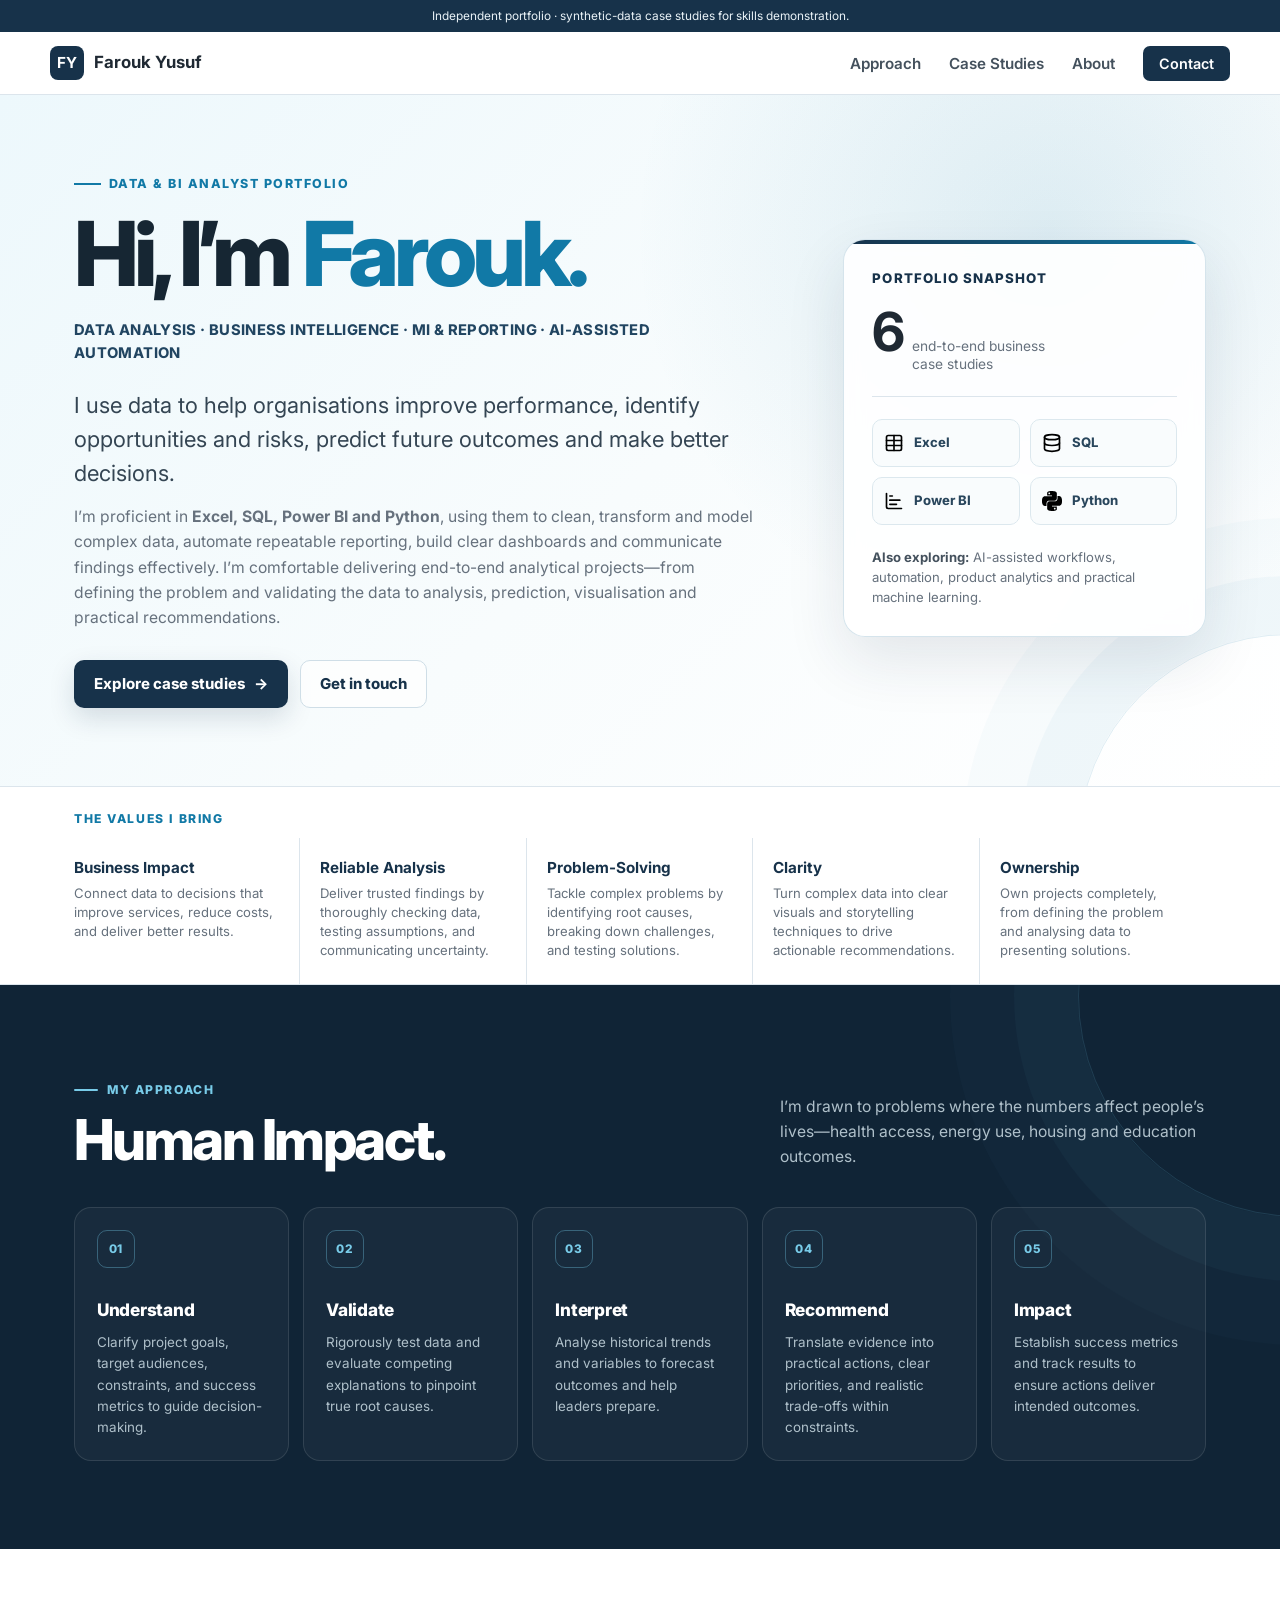
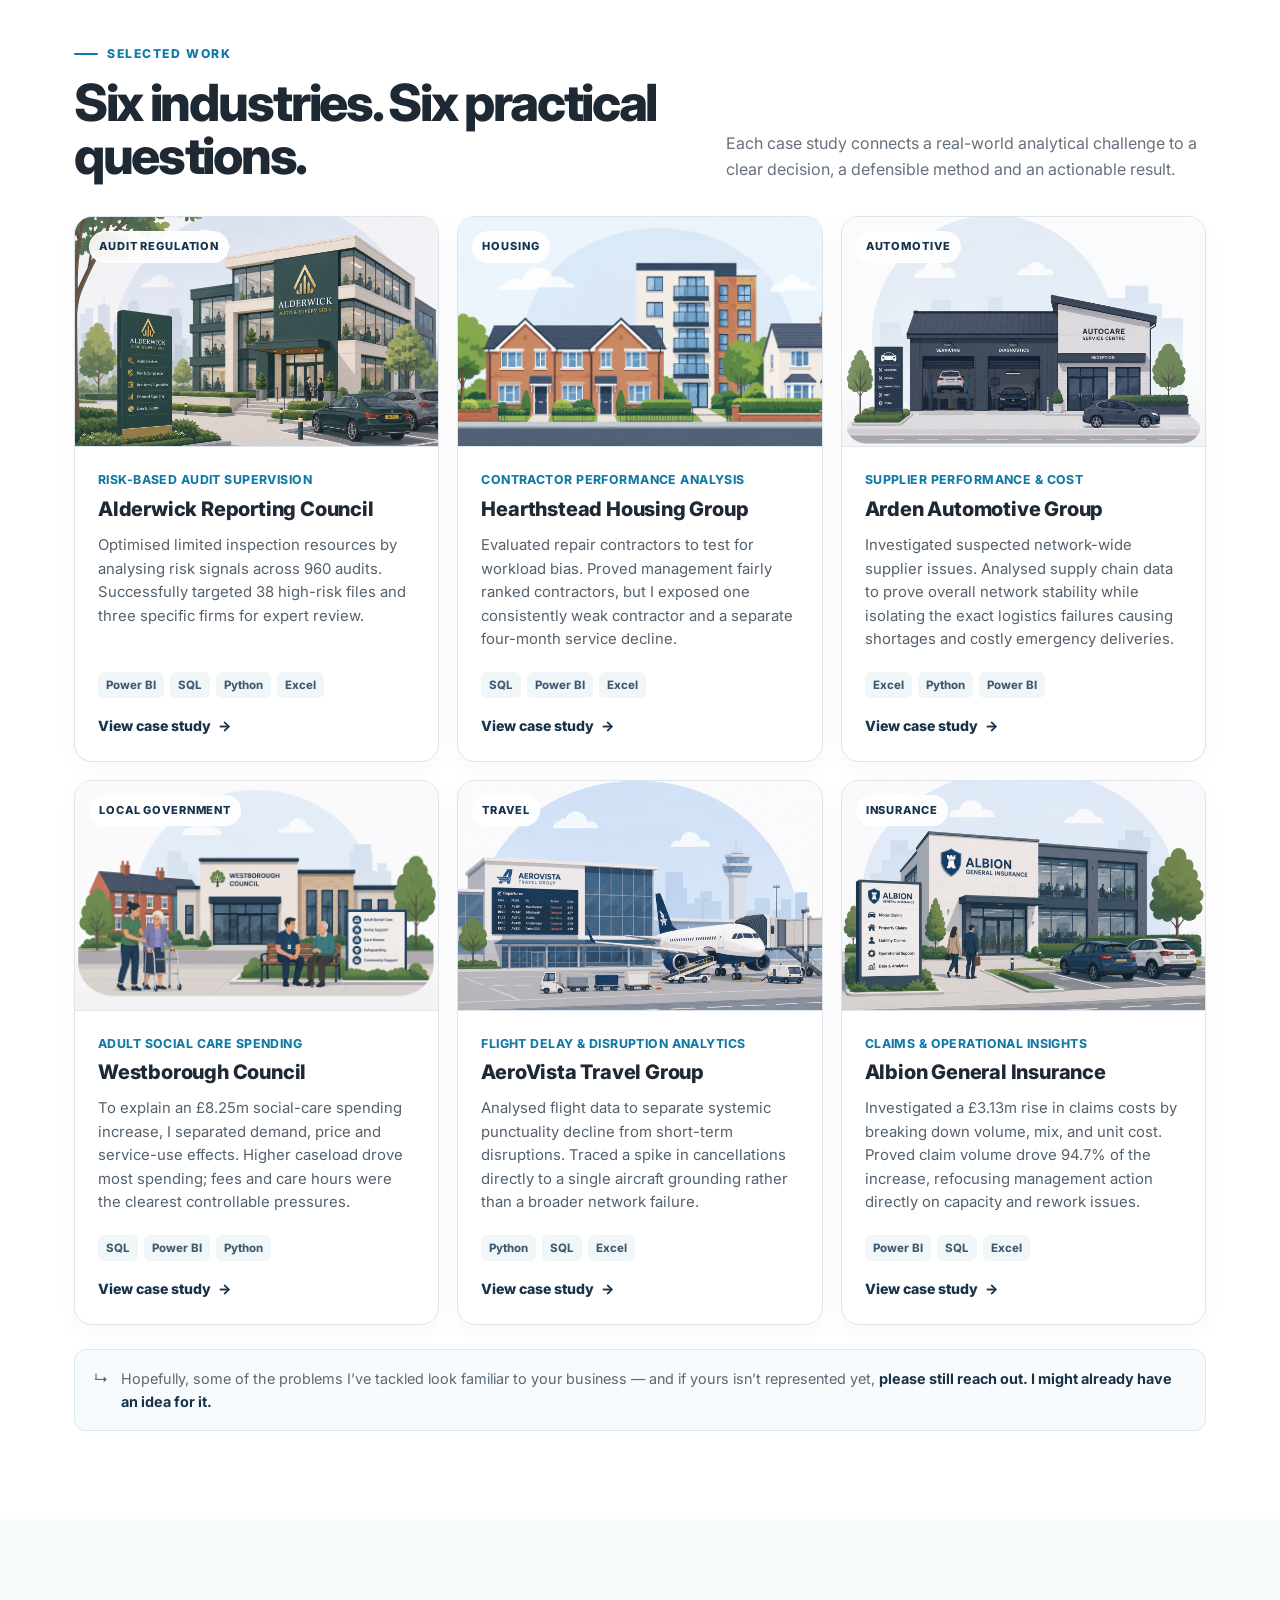
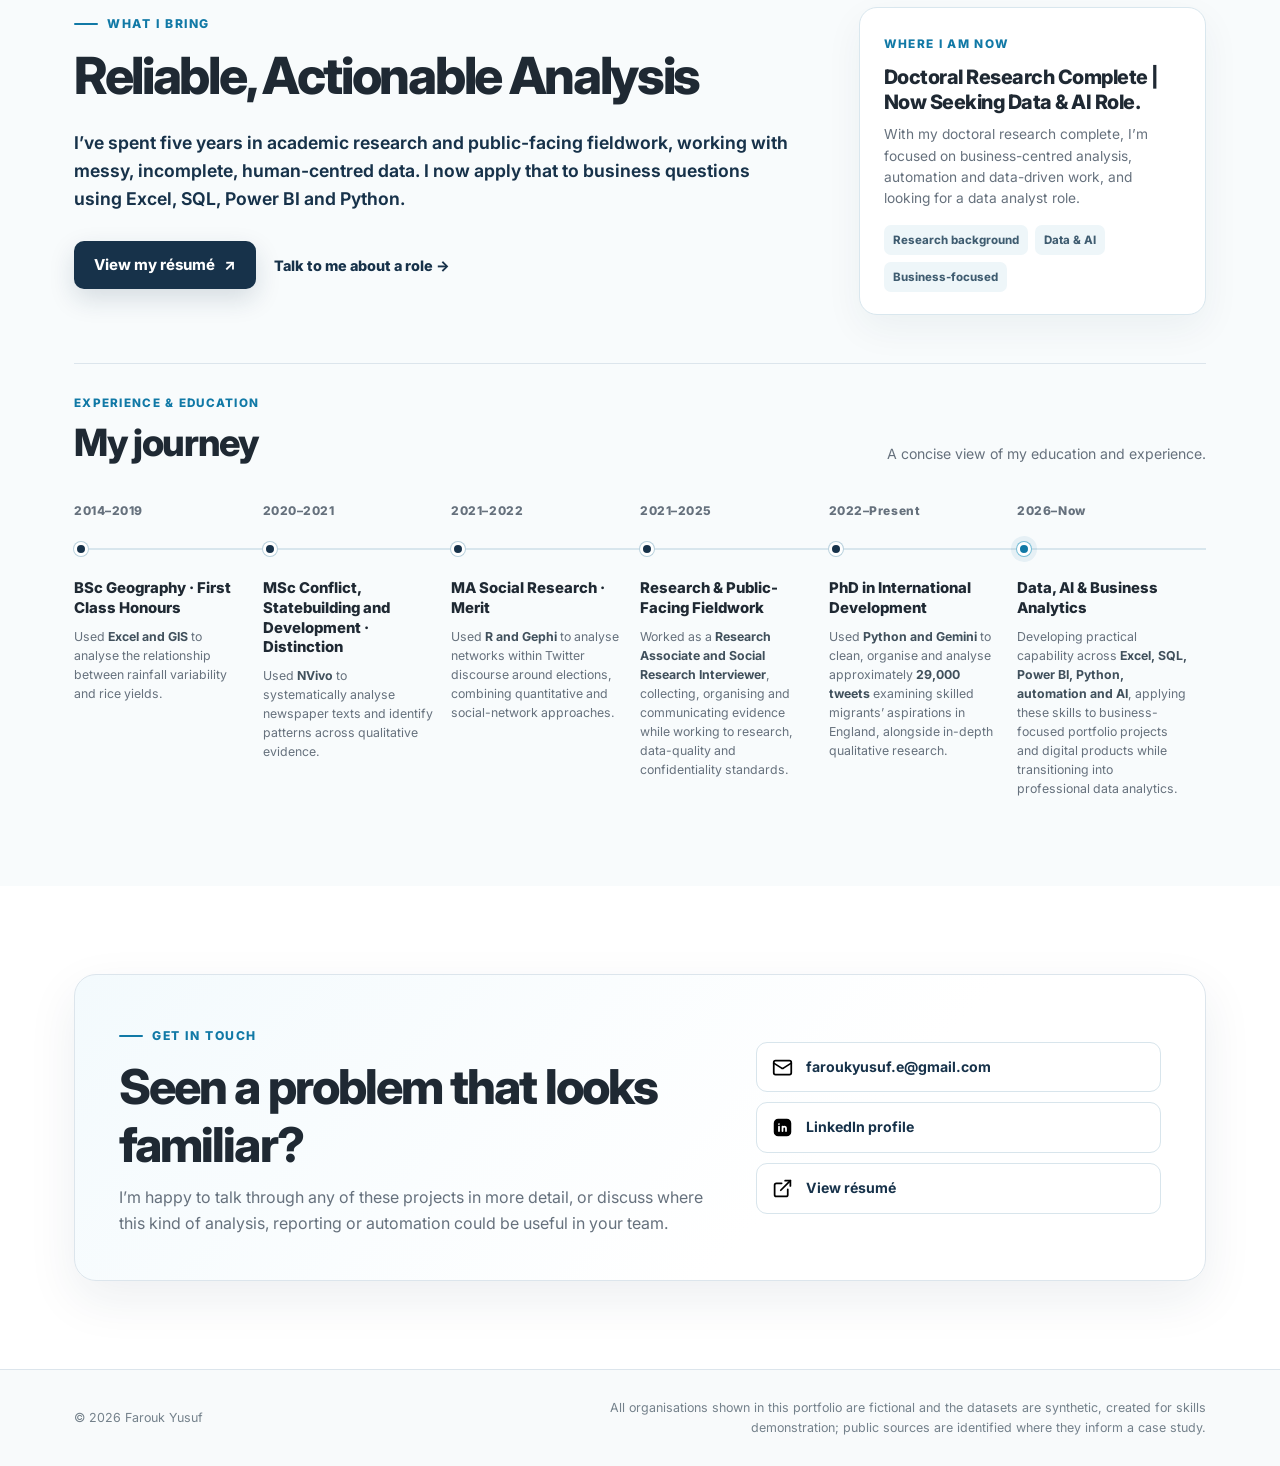
<file: index.html>
<!doctype html>
<html lang="en">
<head>
  <meta charset="utf-8">
  <meta name="viewport" content="width=device-width, initial-scale=1">
  <title>Farouk Yusuf — Data & BI Analyst Portfolio</title>
  <meta name="description" content="Data analyst portfolio featuring end-to-end business case studies, AI-assisted automation and practical analysis across audit regulation, housing, automotive, local government, travel and insurance.">
  <link rel="preconnect" href="https://fonts.googleapis.com">
  <link rel="preconnect" href="https://fonts.gstatic.com" crossorigin>
  <link href="https://fonts.googleapis.com/css2?family=Inter:wght@400;500;600;700;800&display=swap" rel="stylesheet">
  <link rel="stylesheet" href="assets/css/tokens.css">
  <link rel="stylesheet" href="assets/css/base.css">
  <link rel="stylesheet" href="assets/css/layout.css">
  <link rel="stylesheet" href="assets/css/home.css?v=20260829-3">
  <link rel="stylesheet" href="assets/css/home-overrides.css">
  <link rel="icon" href="data:image/svg+xml,%3Csvg xmlns='http://www.w3.org/2000/svg' viewBox='0 0 100 100'%3E%3Crect width='100' height='100' rx='20' fill='%2317324a'/%3E%3Ctext x='50' y='68' font-size='58' font-family='Arial' font-weight='bold' fill='white' text-anchor='middle'%3EFY%3C/text%3E%3C/svg%3E">
</head>
<body class="homepage">

  <div class="disclaimer-strip">
    Independent portfolio · synthetic-data case studies for skills demonstration.
  </div>

  <header class="site-header">
    <div class="container nav">
      <a href="index.html" class="brand" aria-label="Farouk Yusuf, home">
        <span class="brand-mark">FY</span>
        Farouk Yusuf
      </a>
      <button class="nav-toggle" aria-label="Toggle navigation" aria-expanded="false" aria-controls="primary-navigation">
        <span></span><span></span><span></span>
      </button>
      <ul class="nav-links" id="primary-navigation">
        <li><a href="#problems">Approach</a></li>
        <li><a href="#case-studies">Case Studies</a></li>
        <li><a href="#about">About</a></li>
        <li><a href="#contact" class="nav-cta">Contact</a></li>
      </ul>
    </div>
  </header>

  <main>
    <section class="home-hero">
      <div class="container home-hero-grid">
        <div class="hero-copy">
          <div class="hero-kicker">Data &amp; BI Analyst Portfolio</div>
          <h1>Hi, I&rsquo;m <span>Farouk.</span></h1>
          <div class="hero-role">DATA ANALYSIS · BUSINESS INTELLIGENCE · MI &amp; REPORTING · AI-ASSISTED AUTOMATION</div>
          <p class="hero-lead">
            I use data to help organisations improve performance, identify opportunities and risks, predict future outcomes and make better decisions.
          </p>
          <p class="hero-sub">
            I&rsquo;m proficient in <strong>Excel, SQL, Power BI and Python</strong>, using them to clean, transform and model complex data, automate repeatable reporting, build clear dashboards and communicate findings effectively. I&rsquo;m comfortable delivering end-to-end analytical projects&mdash;from defining the problem and validating the data to analysis, prediction, visualisation and practical recommendations.
          </p>
          <div class="hero-actions">
            <a class="home-btn home-btn-primary" href="#case-studies">Explore case studies <span aria-hidden="true">→</span></a>
            <a class="home-btn home-btn-secondary" href="#contact">Get in touch</a>
          </div>
        </div>

        <aside class="snapshot-card" id="skills" aria-label="Portfolio snapshot">
          <div class="snapshot-label">Portfolio snapshot</div>
          <div class="snapshot-count">
            <strong>6</strong>
            <span>end-to-end business case studies</span>
          </div>
          <div class="snapshot-tools" aria-label="Core tools">
            <div class="snapshot-tool"><img src="assets/icons/excel.svg" alt=""> Excel</div>
            <div class="snapshot-tool"><img src="assets/icons/database.svg" alt=""> SQL</div>
            <div class="snapshot-tool"><img src="assets/icons/powerbi.svg" alt=""> Power BI</div>
            <div class="snapshot-tool"><img src="assets/icons/python.svg" alt=""> Python</div>
          </div>
          <p class="snapshot-industries"><strong>Also exploring:</strong> AI-assisted workflows, automation, product analytics and practical machine learning.</p>
        </aside>
      </div>
    </section>

    <section class="proof-strip" aria-labelledby="values-title">
      <div class="container">
        <div class="proof-title" id="values-title">The values I bring</div>
        <div class="proof-grid">
          <div class="proof-item"><strong>Business Impact</strong><span>Connect data to decisions that improve services, reduce costs, and deliver better results.</span></div>
          <div class="proof-item"><strong>Reliable Analysis</strong><span>Deliver trusted findings by thoroughly checking data, testing assumptions, and communicating uncertainty.</span></div>
          <div class="proof-item"><strong>Problem-Solving</strong><span>Tackle complex problems by identifying root causes, breaking down challenges, and testing solutions.</span></div>
          <div class="proof-item"><strong>Clarity</strong><span>Turn complex data into clear visuals and storytelling techniques to drive actionable recommendations.</span></div>
          <div class="proof-item"><strong>Ownership</strong><span>Own projects completely, from defining the problem and analysing data to presenting solutions.</span></div>
        </div>
      </div>
    </section>

    <section id="problems">
      <div class="container">
        <div class="problems-heading">
          <div>
            <div class="section-kicker">My Approach</div>
            <h2>Human Impact.</h2>
          </div>
          <p>
            I&rsquo;m drawn to problems where the numbers affect people&rsquo;s lives&mdash;health access, energy use, housing and education outcomes.
          </p>
        </div>

        <div class="problem-grid">
          <article class="problem-card">
            <span class="problem-index">01</span>
            <h3>Understand</h3>
            <p>Clarify project goals, target audiences, constraints, and success metrics to guide decision-making.</p>
          </article>

          <article class="problem-card">
            <span class="problem-index">02</span>
            <h3>Validate</h3>
            <p>Rigorously test data and evaluate competing explanations to pinpoint true root causes.</p>
          </article>

          <article class="problem-card">
            <span class="problem-index">03</span>
            <h3>Interpret</h3>
            <p>Analyse historical trends and variables to forecast outcomes and help leaders prepare.</p>
          </article>

          <article class="problem-card">
            <span class="problem-index">04</span>
            <h3>Recommend</h3>
            <p>Translate evidence into practical actions, clear priorities, and realistic trade-offs within constraints.</p>
          </article>

          <article class="problem-card">
            <span class="problem-index">05</span>
            <h3>Impact</h3>
            <p>Establish success metrics and track results to ensure actions deliver intended outcomes.</p>
          </article>
        </div>
      </div>
    </section>

    <section id="case-studies">
      <div class="container">
        <div class="projects-heading">
          <div>
            <div class="section-kicker">Selected work</div>
            <h2>Six industries. Six practical questions.</h2>
          </div>
          <p>
            Each case study connects a real-world analytical challenge to a clear decision, a defensible method and an actionable result.
          </p>
        </div>

        <div class="project-grid">
          <article class="project-card">
            <div class="project-visual">
              <span class="project-industry">Audit regulation</span>
              <img class="alderwick-project-image" src="assets/images/project-cards/alderwick-audit-supervision.png" alt="Illustrated Alderwick Audit and Supervision office with audit, compliance, regulatory supervision, financial reporting and data services" width="1448" height="1086" loading="lazy" decoding="async">
            </div>
            <div class="project-body">
              <div class="project-meta">Risk-based audit supervision</div>
              <h3>Alderwick Reporting Council</h3>
              <p class="project-question">Optimised limited inspection resources by analysing risk signals across 960 audits. Successfully targeted 38 high-risk files and three specific firms for expert review.</p>
              <div class="project-tags"><span class="project-tag">Power BI</span><span class="project-tag">SQL</span><span class="project-tag">Python</span><span class="project-tag">Excel</span></div>
              <a class="project-link" href="case-studies/alderwick.html">View case study</a>
            </div>
          </article>

          <article class="project-card">
            <div class="project-visual">
              <span class="project-industry">Housing</span>
              <img src="assets/images/project-cards/hearthstead-housing.png" alt="Terraced housing with a Hearthstead Housing Group to-let sign" width="1536" height="1024" loading="lazy" decoding="async">
            </div>
            <div class="project-body">
              <div class="project-meta">Contractor performance analysis</div>
              <h3>Hearthstead Housing Group</h3>
              <p class="project-question">Evaluated repair contractors to test for workload bias. Proved management fairly ranked contractors, but I exposed one consistently weak contractor and a separate four-month service decline.</p>
              <div class="project-tags"><span class="project-tag">SQL</span><span class="project-tag">Power BI</span><span class="project-tag">Excel</span></div>
              <a class="project-link" href="case-studies/hearthstead.html">View case study</a>
            </div>
          </article>

          <article class="project-card">
            <div class="project-visual">
              <span class="project-industry">Automotive</span>
              <img src="assets/images/project-cards/arden-automotive.png" alt="Mechanic inspecting a car in a busy automotive workshop" width="1536" height="1024" loading="lazy" decoding="async">
            </div>
            <div class="project-body">
              <div class="project-meta">Supplier performance &amp; cost</div>
              <h3>Arden Automotive Group</h3>
              <p class="project-question">Investigated suspected network-wide supplier issues. Analysed supply chain data to prove overall network stability while isolating the exact logistics failures causing shortages and costly emergency deliveries.</p>
              <div class="project-tags"><span class="project-tag">Excel</span><span class="project-tag">Python</span><span class="project-tag">Power BI</span></div>
              <a class="project-link" href="case-studies/arden.html">View case study</a>
            </div>
          </article>

          <article class="project-card">
            <div class="project-visual">
              <span class="project-industry">Local Government</span>
              <img src="assets/images/project-cards/westborough-social-care.png" alt="Care worker supporting an older woman at home" width="1536" height="1024" loading="lazy" decoding="async">
            </div>
            <div class="project-body">
              <div class="project-meta">Adult social care spending</div>
              <h3>Westborough Council</h3>
              <p class="project-question">To explain an £8.25m social-care spending increase, I separated demand, price and service-use effects. Higher caseload drove most spending; fees and care hours were the clearest controllable pressures.</p>
              <div class="project-tags"><span class="project-tag">SQL</span><span class="project-tag">Power BI</span><span class="project-tag">Python</span></div>
              <a class="project-link" href="case-studies/westborough.html">View case study</a>
            </div>
          </article>

          <article class="project-card">
            <div class="project-visual">
              <span class="project-industry">Travel</span>
              <img src="assets/images/project-cards/aerovista-air-travel.png" alt="Aircraft at an airport beside a flight-status board at sunset" width="1288" height="1221" loading="lazy" decoding="async">
            </div>
            <div class="project-body">
              <div class="project-meta">Flight delay &amp; disruption analytics</div>
              <h3>AeroVista Travel Group</h3>
              <p class="project-question">Analysed flight data to separate systemic punctuality decline from short-term disruptions. Traced a spike in cancellations directly to a single aircraft grounding rather than a broader network failure.</p>
              <div class="project-tags"><span class="project-tag">Python</span><span class="project-tag">SQL</span><span class="project-tag">Excel</span></div>
              <a class="project-link" href="case-studies/aerovista.html">View case study</a>
            </div>
          </article>

          <article class="project-card">
            <div class="project-visual">
              <span class="project-industry">Insurance</span>
              <img src="assets/images/project-cards/albion-insurance-claims.png" alt="Insurance claims dashboard and claim documents on an office desk" width="1464" height="1074" loading="lazy" decoding="async">
            </div>
            <div class="project-body">
              <div class="project-meta">Claims &amp; operational insights</div>
              <h3>Albion General Insurance</h3>
              <p class="project-question">Investigated a £3.13m rise in claims costs by breaking down volume, mix, and unit cost. Proved claim volume drove 94.7% of the increase, refocusing management action directly on capacity and rework issues.</p>
              <div class="project-tags"><span class="project-tag">Power BI</span><span class="project-tag">SQL</span><span class="project-tag">Excel</span></div>
              <a class="project-link" href="case-studies/albion.html">View case study</a>
            </div>
          </article>
        </div>

        <div class="portfolio-note">
          <span aria-hidden="true">↳</span>
          <div>Hopefully, some of the problems I&rsquo;ve tackled look familiar to your business — and if yours isn&rsquo;t represented yet, <strong>please still reach out. I might already have an idea for it.</strong></div>
        </div>
      </div>
    </section>

    <section id="about">
      <div class="container">
        <div class="about-home-grid">
          <div class="about-home-copy">
            <div class="section-kicker">What I bring</div>
            <h2>Reliable, Actionable Analysis</h2>
            <p class="about-emphasis">
              I&rsquo;ve spent five years in academic research and public-facing fieldwork, working with messy, incomplete, human-centred data. I now apply that to business questions using Excel, SQL, Power BI and Python.
            </p>
            <div class="about-actions">
              <a class="home-btn home-btn-primary" href="assets/docs/Farouk_Yusuf_Resume_Data_Analyst.pdf" target="_blank" rel="noopener">View my résumé <span aria-hidden="true">↗</span></a>
              <a class="text-link" href="#contact">Talk to me about a role →</a>
            </div>
          </div>

          <div class="about-now-card">
            <span class="about-now-label">Where I am now</span>
            <h3>Doctoral Research Complete | Now Seeking Data &amp; AI Role.</h3>
            <p>With my doctoral research complete, I&rsquo;m focused on business-centred analysis, automation and data-driven work, and looking for a data analyst role.</p>
            <div class="about-now-tags"><span>Research background</span><span>Data &amp; AI</span><span>Business-focused</span></div>
          </div>
        </div>

        <div class="journey-head">
          <div>
            <span class="journey-kicker">Experience &amp; education</span>
            <h3>My journey</h3>
          </div>
          <p>A concise view of my education and experience.</p>
        </div>

        <ol class="journey-timeline" aria-label="Education and career timeline">
          <li class="journey-step">
            <div class="journey-year">2014–2019</div>
            <div class="journey-dot" aria-hidden="true"></div>
            <div class="journey-content">
              <h4>BSc Geography · First Class Honours</h4>
              <p>Used <strong>Excel and GIS</strong> to analyse the relationship between rainfall variability and rice yields.</p>
            </div>
          </li>
          <li class="journey-step">
            <div class="journey-year">2020–2021</div>
            <div class="journey-dot" aria-hidden="true"></div>
            <div class="journey-content">
              <h4>MSc Conflict, Statebuilding and Development · Distinction</h4>
              <p>Used <strong>NVivo</strong> to systematically analyse newspaper texts and identify patterns across qualitative evidence.</p>
            </div>
          </li>
          <li class="journey-step">
            <div class="journey-year">2021–2022</div>
            <div class="journey-dot" aria-hidden="true"></div>
            <div class="journey-content">
              <h4>MA Social Research · Merit</h4>
              <p>Used <strong>R and Gephi</strong> to analyse networks within Twitter discourse around elections, combining quantitative and social-network approaches.</p>
            </div>
          </li>
          <li class="journey-step">
            <div class="journey-year">2021–2025</div>
            <div class="journey-dot" aria-hidden="true"></div>
            <div class="journey-content">
              <h4>Research &amp; Public-Facing Fieldwork</h4>
              <p>Worked as a <strong>Research Associate and Social Research Interviewer</strong>, collecting, organising and communicating evidence while working to research, data-quality and confidentiality standards.</p>
            </div>
          </li>
          <li class="journey-step">
            <div class="journey-year">2022–Present</div>
            <div class="journey-dot" aria-hidden="true"></div>
            <div class="journey-content">
              <h4>PhD in International Development</h4>
              <p>Used <strong>Python and Gemini</strong> to clean, organise and analyse approximately <strong>29,000 tweets</strong> examining skilled migrants&rsquo; aspirations in England, alongside in-depth qualitative research.</p>
            </div>
          </li>
          <li class="journey-step journey-step-current">
            <div class="journey-year">2026–Now</div>
            <div class="journey-dot" aria-hidden="true"></div>
            <div class="journey-content">
              <h4>Data, AI &amp; Business Analytics</h4>
              <p>Developing practical capability across <strong>Excel, SQL, Power BI, Python, automation and AI</strong>, applying these skills to business-focused portfolio projects and digital products while transitioning into professional data analytics.</p>
            </div>
          </li>
        </ol>
      </div>
    </section>

    <section id="contact">
      <div class="container">
        <div class="contact-panel">
          <div>
            <div class="section-kicker">Get in touch</div>
            <h2>Seen a problem that looks familiar?</h2>
            <p>I&rsquo;m happy to talk through any of these projects in more detail, or discuss where this kind of analysis, reporting or automation could be useful in your team.</p>
          </div>
          <div class="contact-actions">
            <a class="contact-link-card" href="mailto:faroukyusuf.e@gmail.com"><img src="assets/icons/mail.svg" alt=""> faroukyusuf.e@gmail.com</a>
            <a class="contact-link-card" href="https://www.linkedin.com/in/farouk-yusuf-fy" target="_blank" rel="noopener"><img src="assets/icons/linkedin.svg" alt=""> LinkedIn profile</a>
            <a class="contact-link-card" href="assets/docs/Farouk_Yusuf_Resume_Data_Analyst.pdf" target="_blank" rel="noopener"><img src="assets/icons/external-link.svg" alt=""> View résumé</a>
          </div>
        </div>
      </div>
    </section>
  </main>

  <footer class="home-footer">
    <div class="container">
      <p>© 2026 Farouk Yusuf</p>
      <p>All organisations shown in this portfolio are fictional and the datasets are synthetic, created for skills demonstration; public sources are identified where they inform a case study.</p>
    </div>
  </footer>

  <script src="assets/js/nav.js"></script>
  <script src="assets/js/main.js"></script>
</body>
</html>
</file>
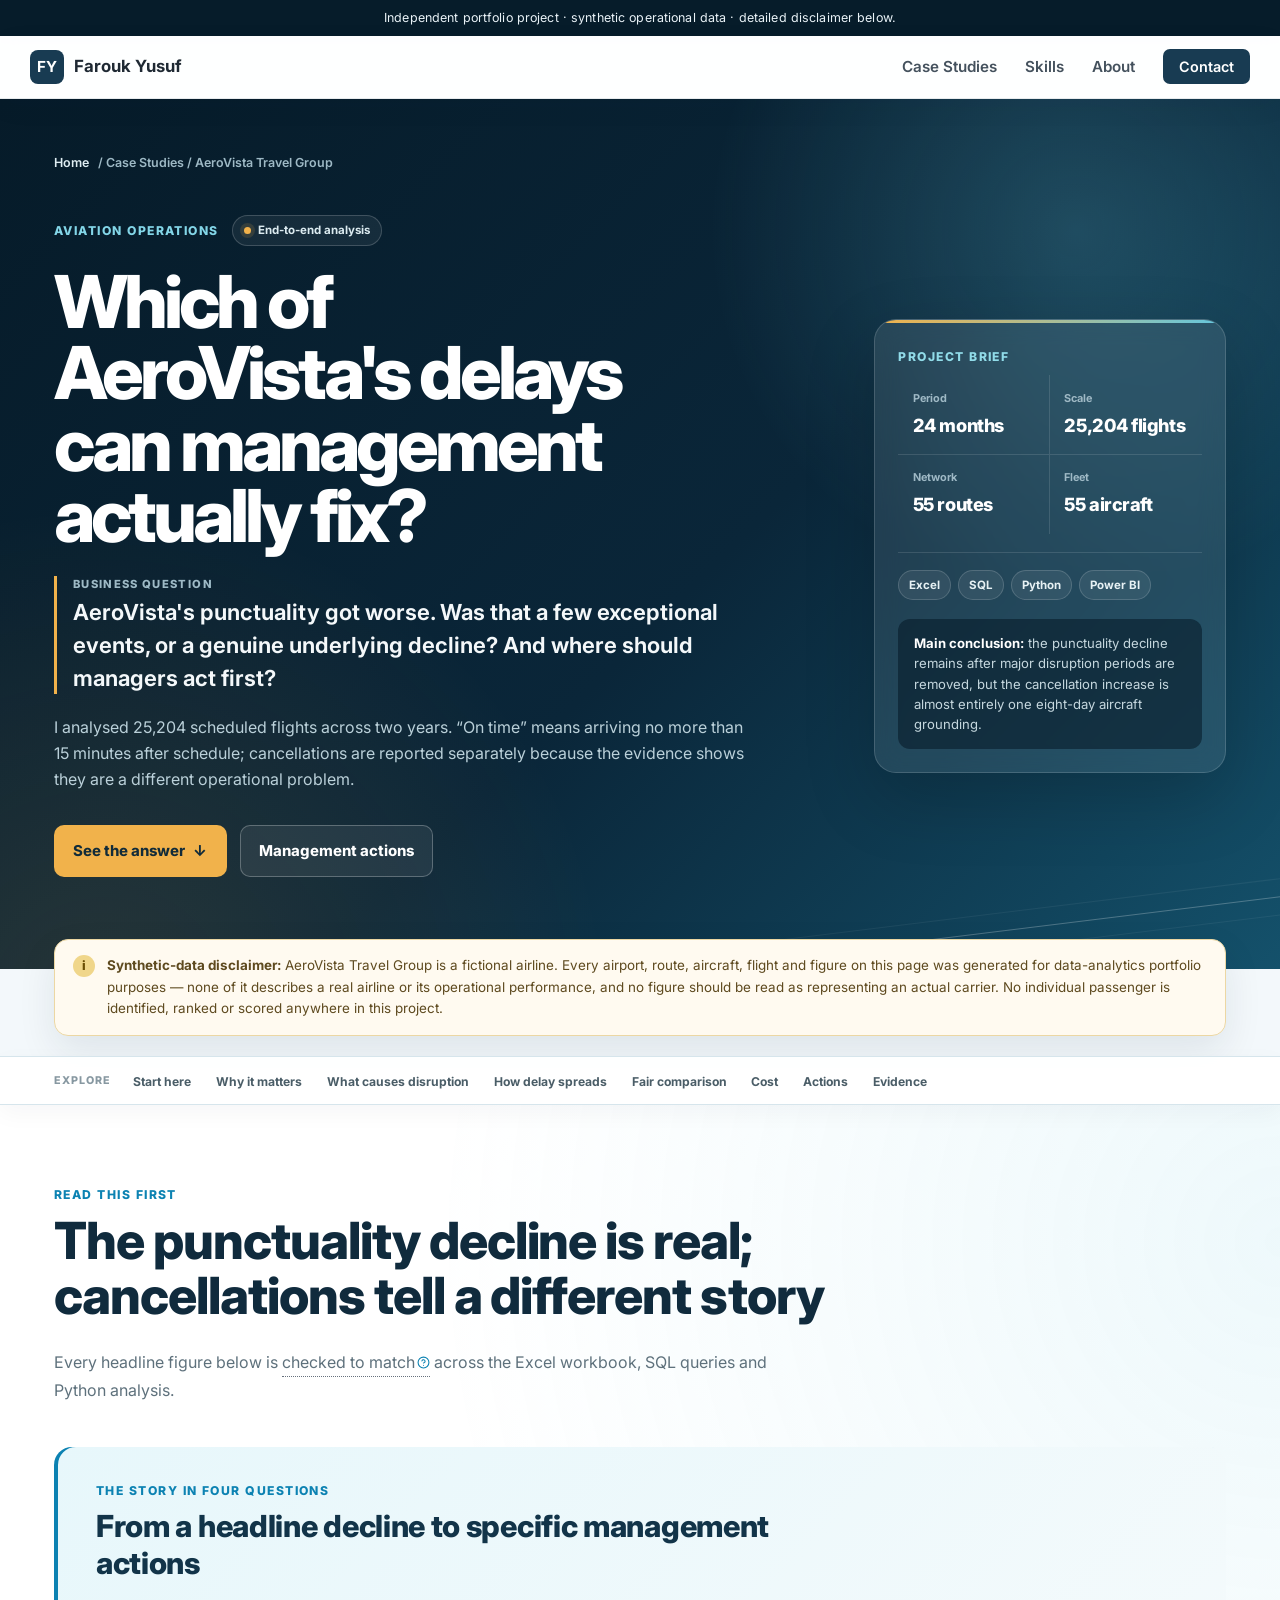
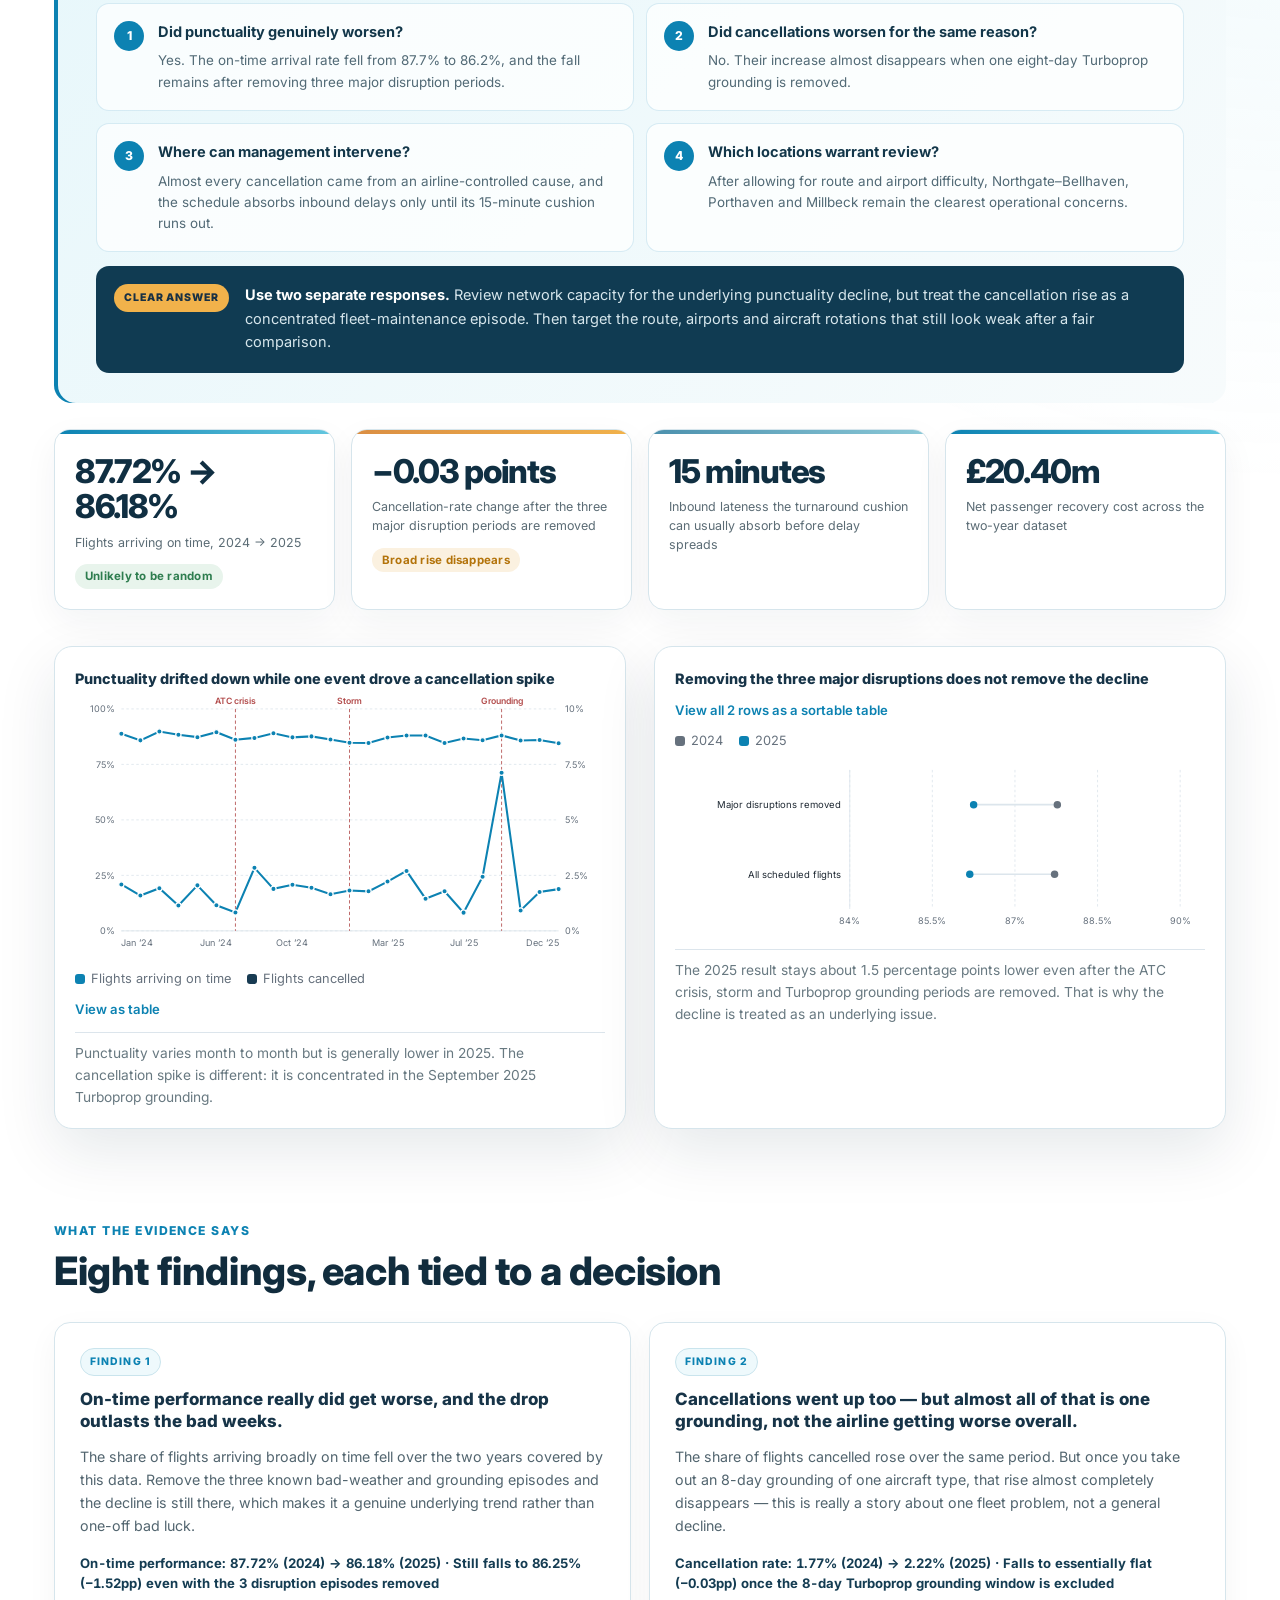
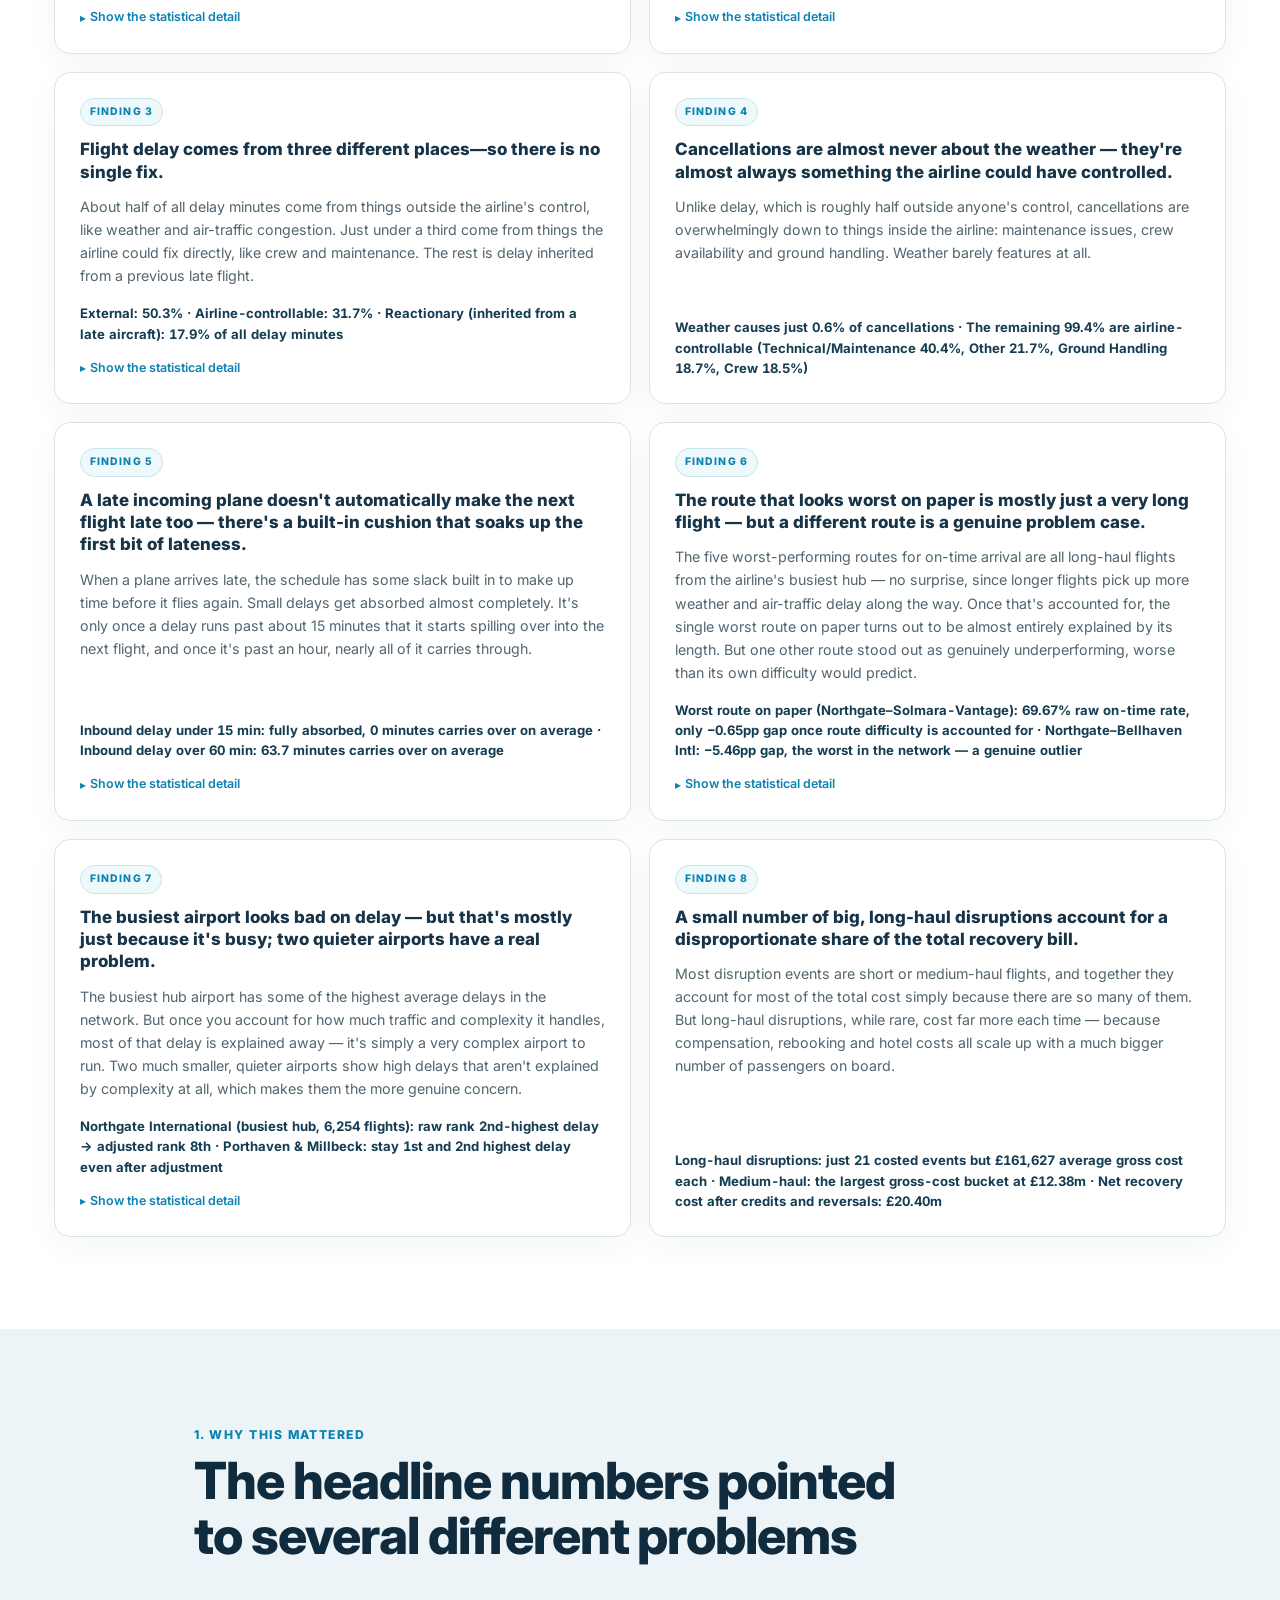
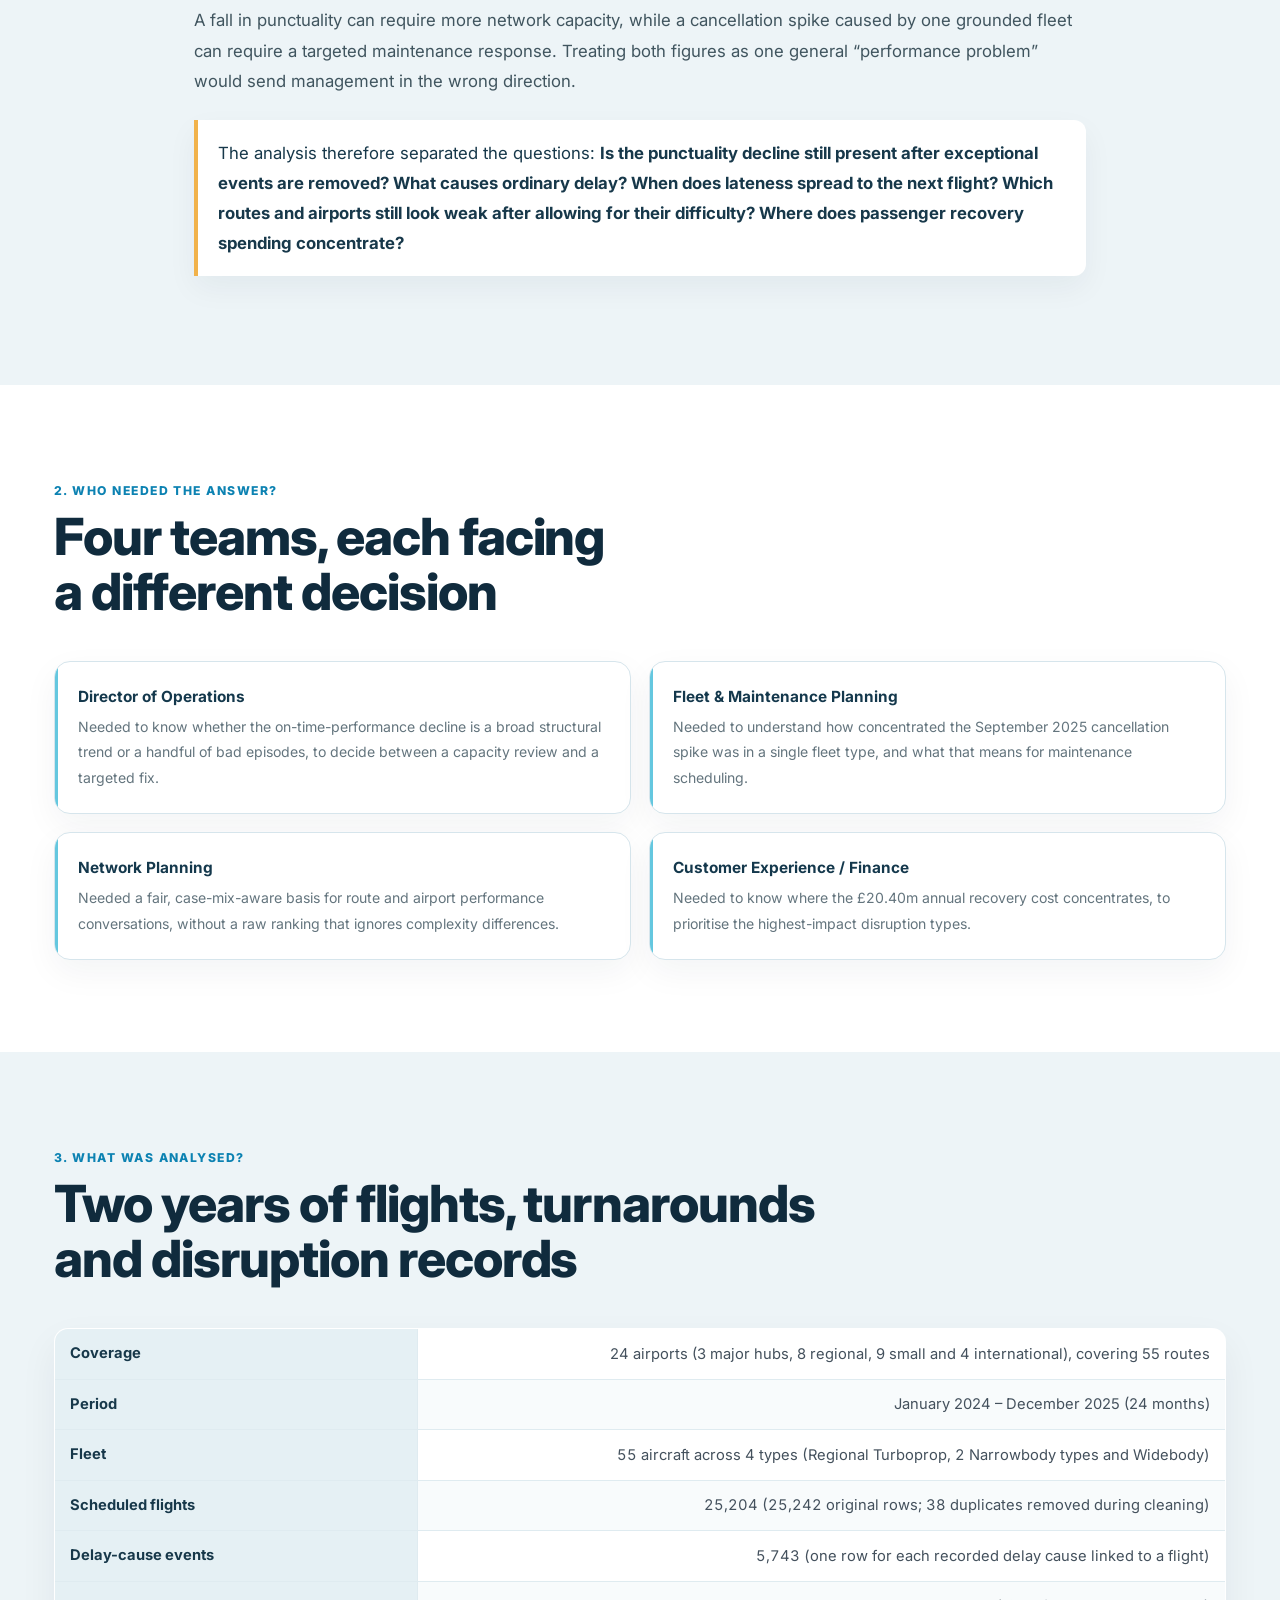
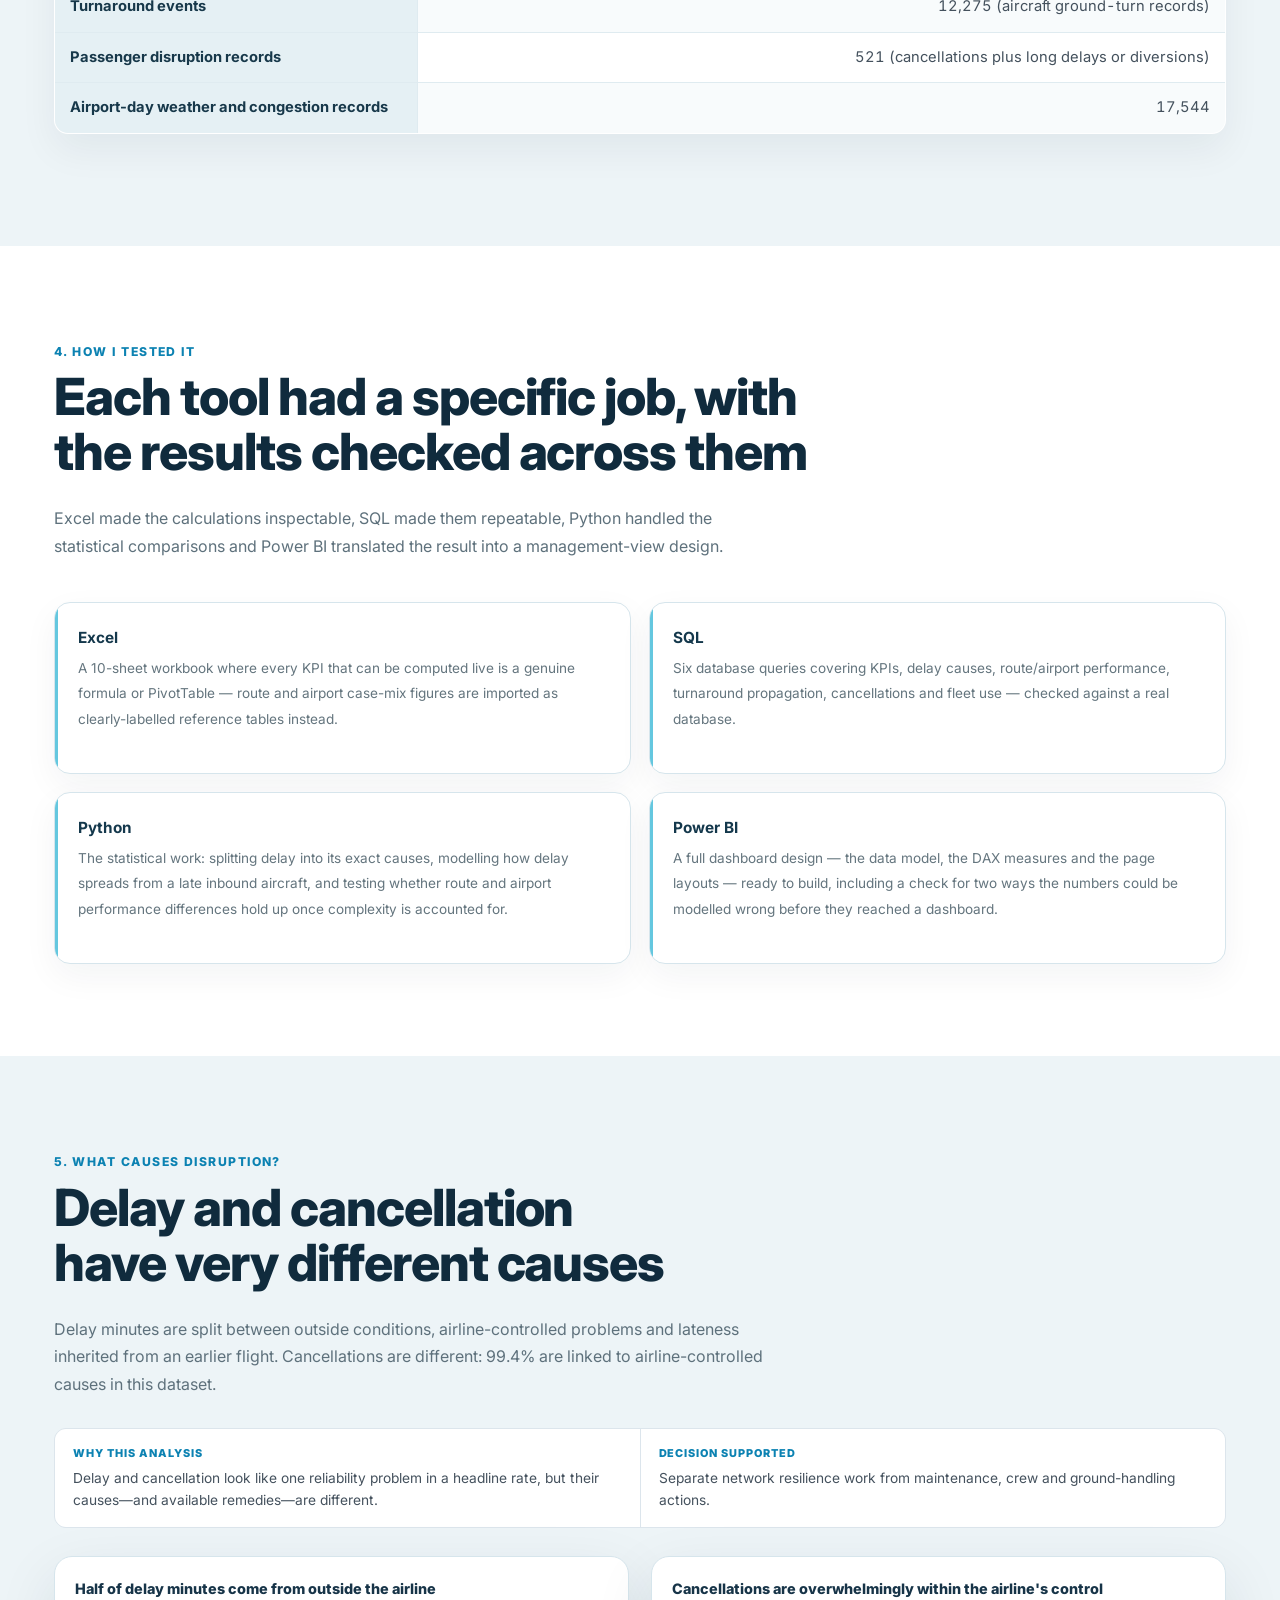
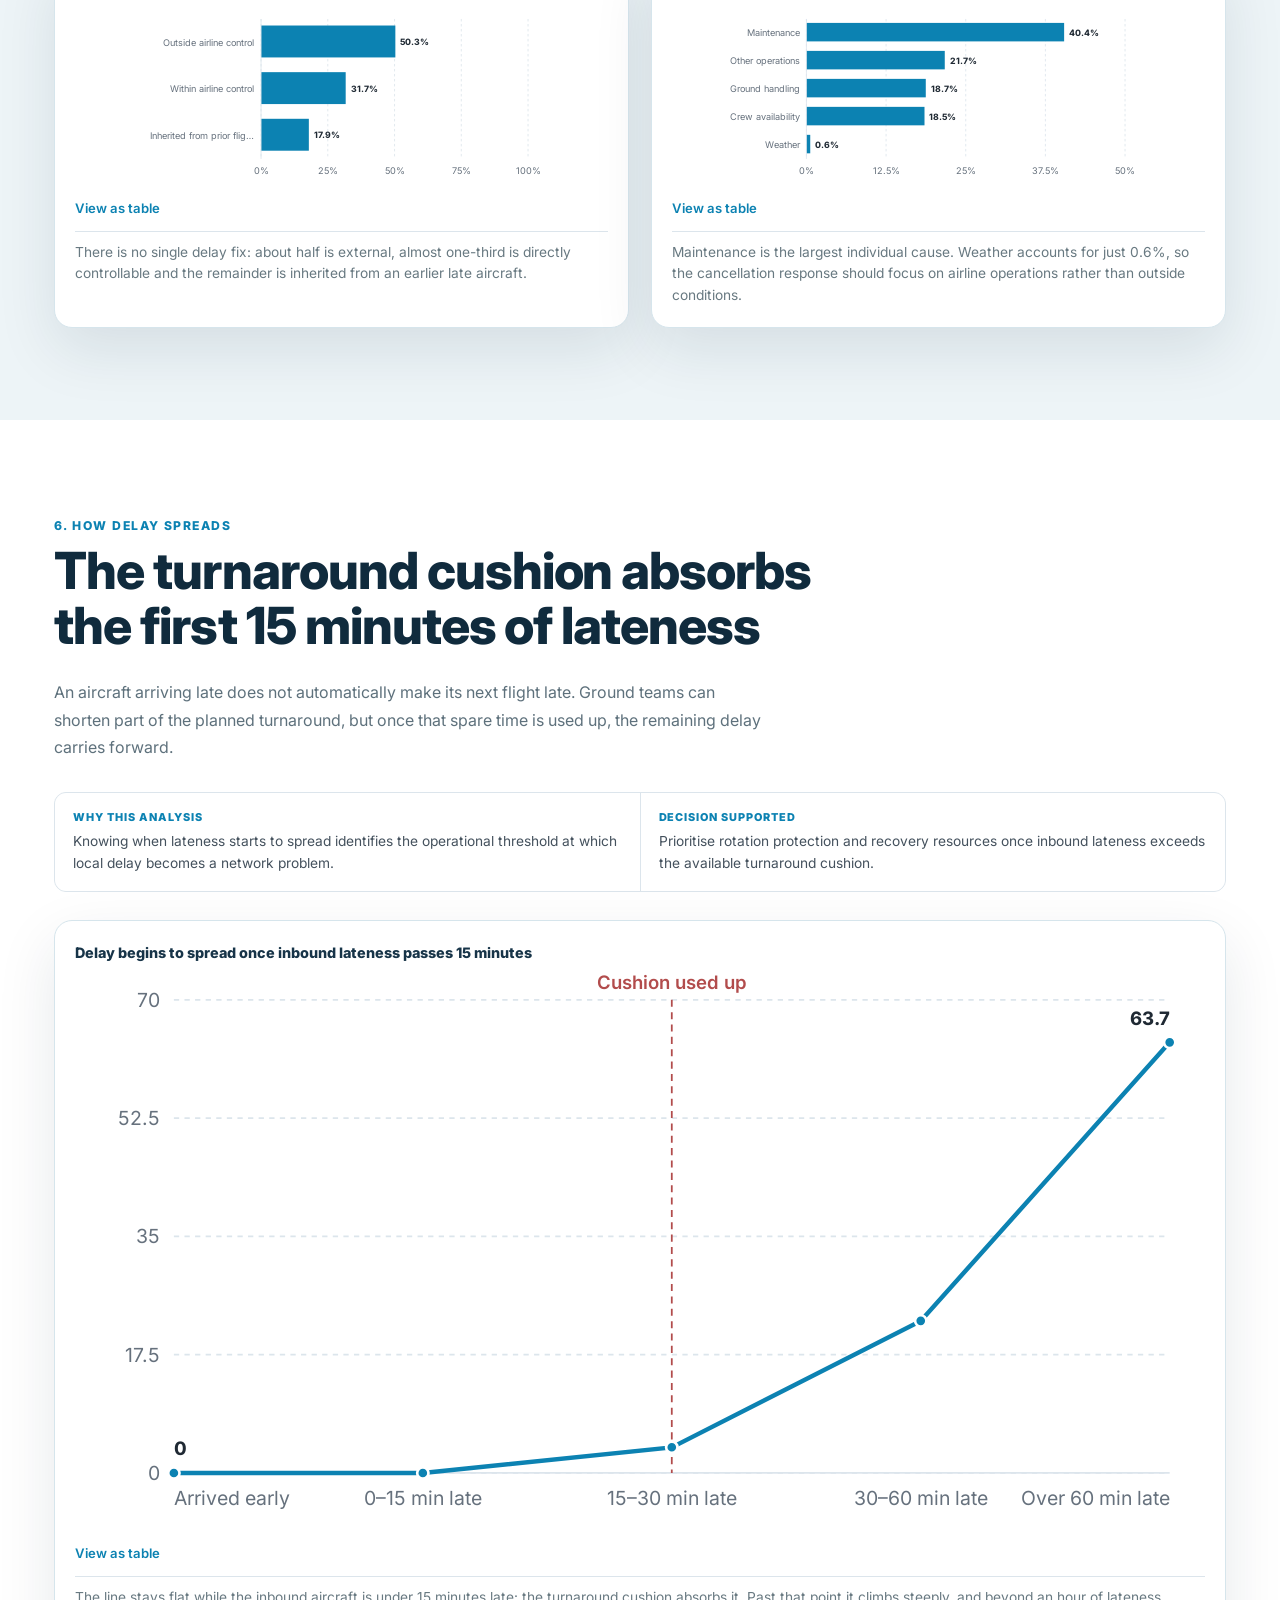
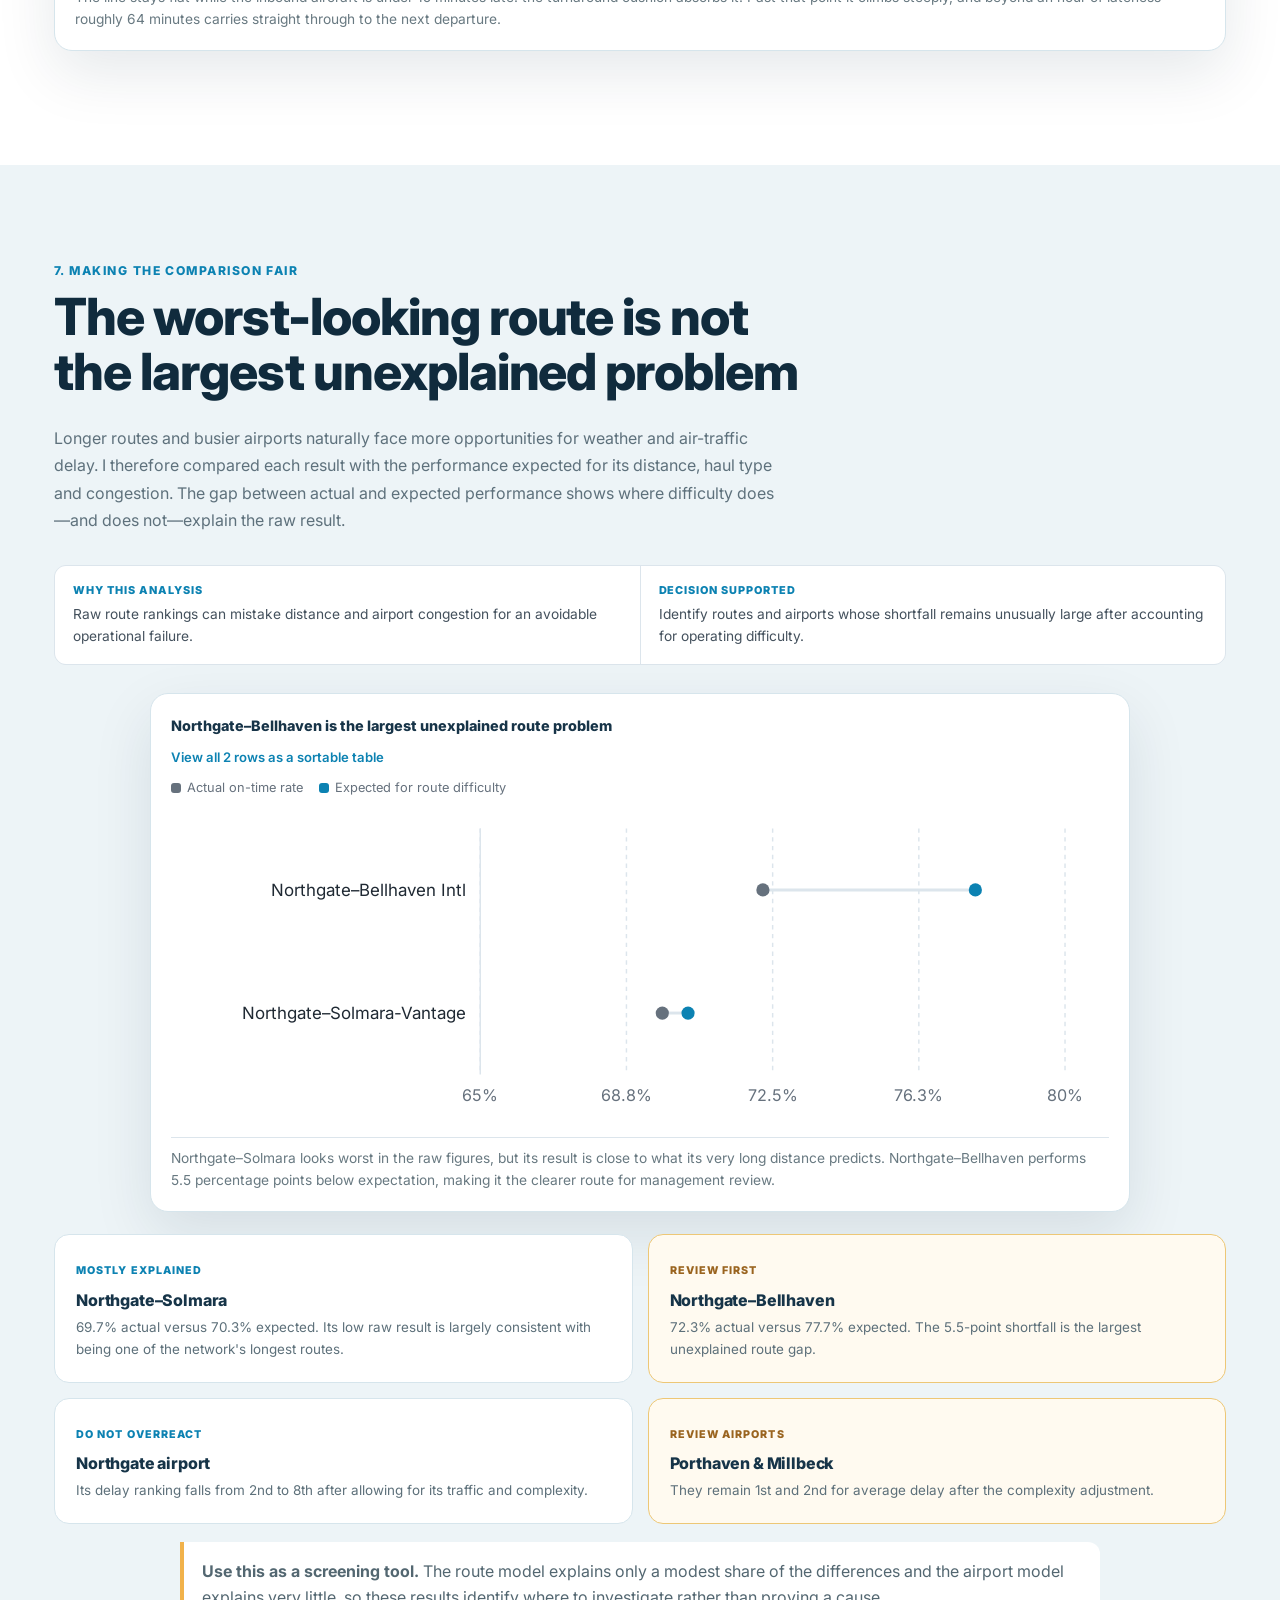
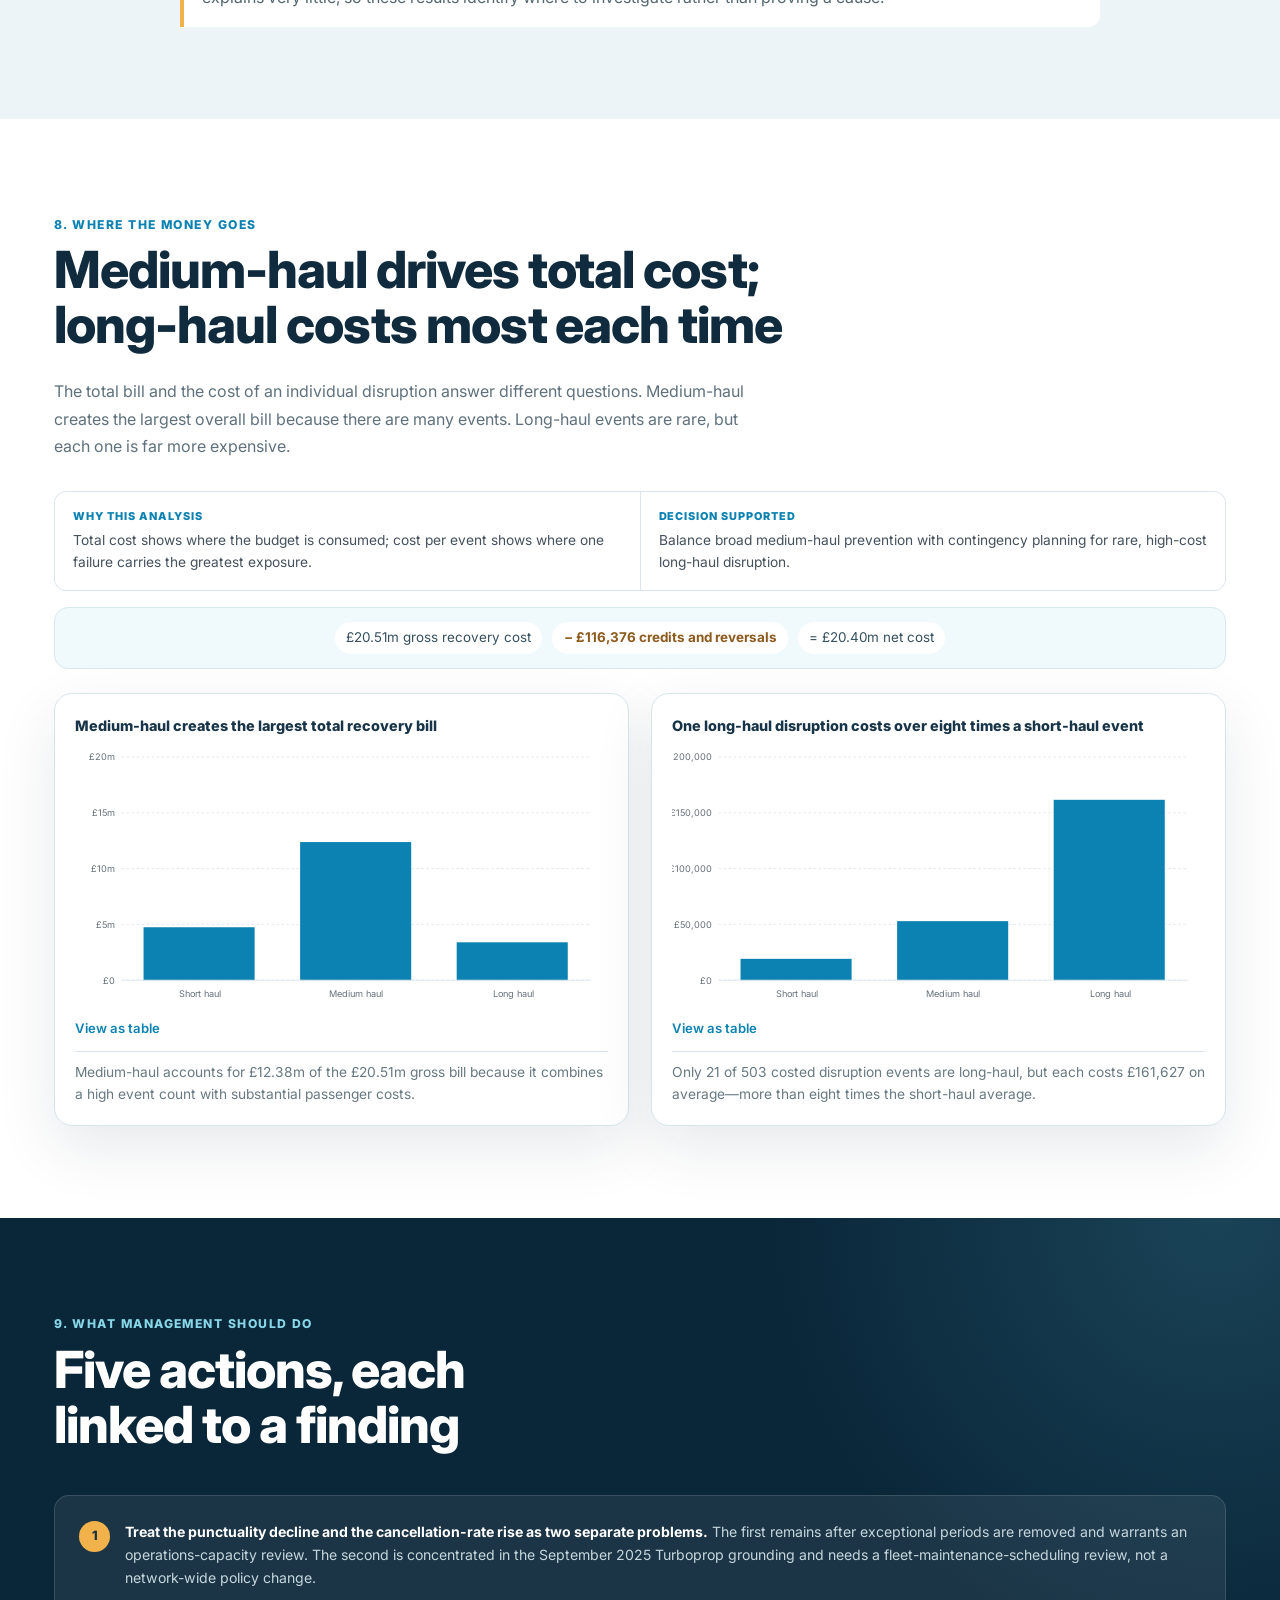
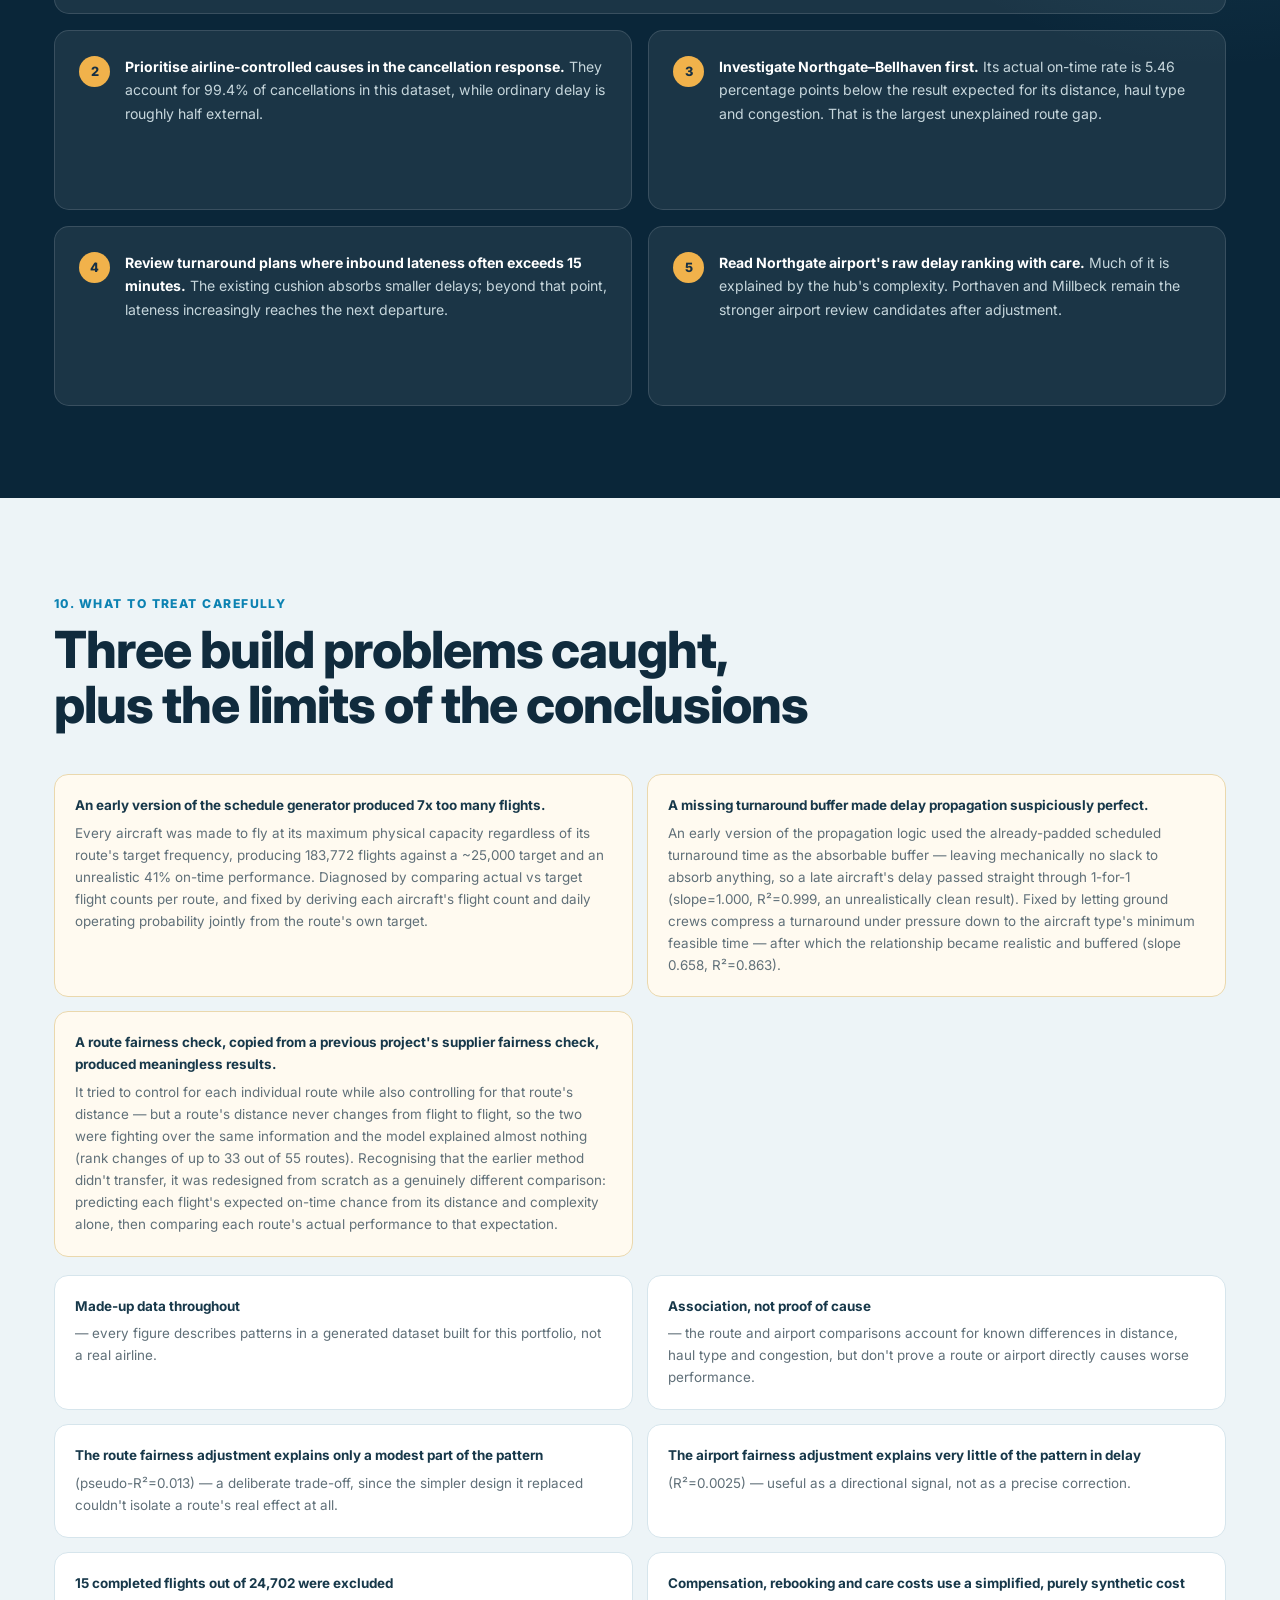
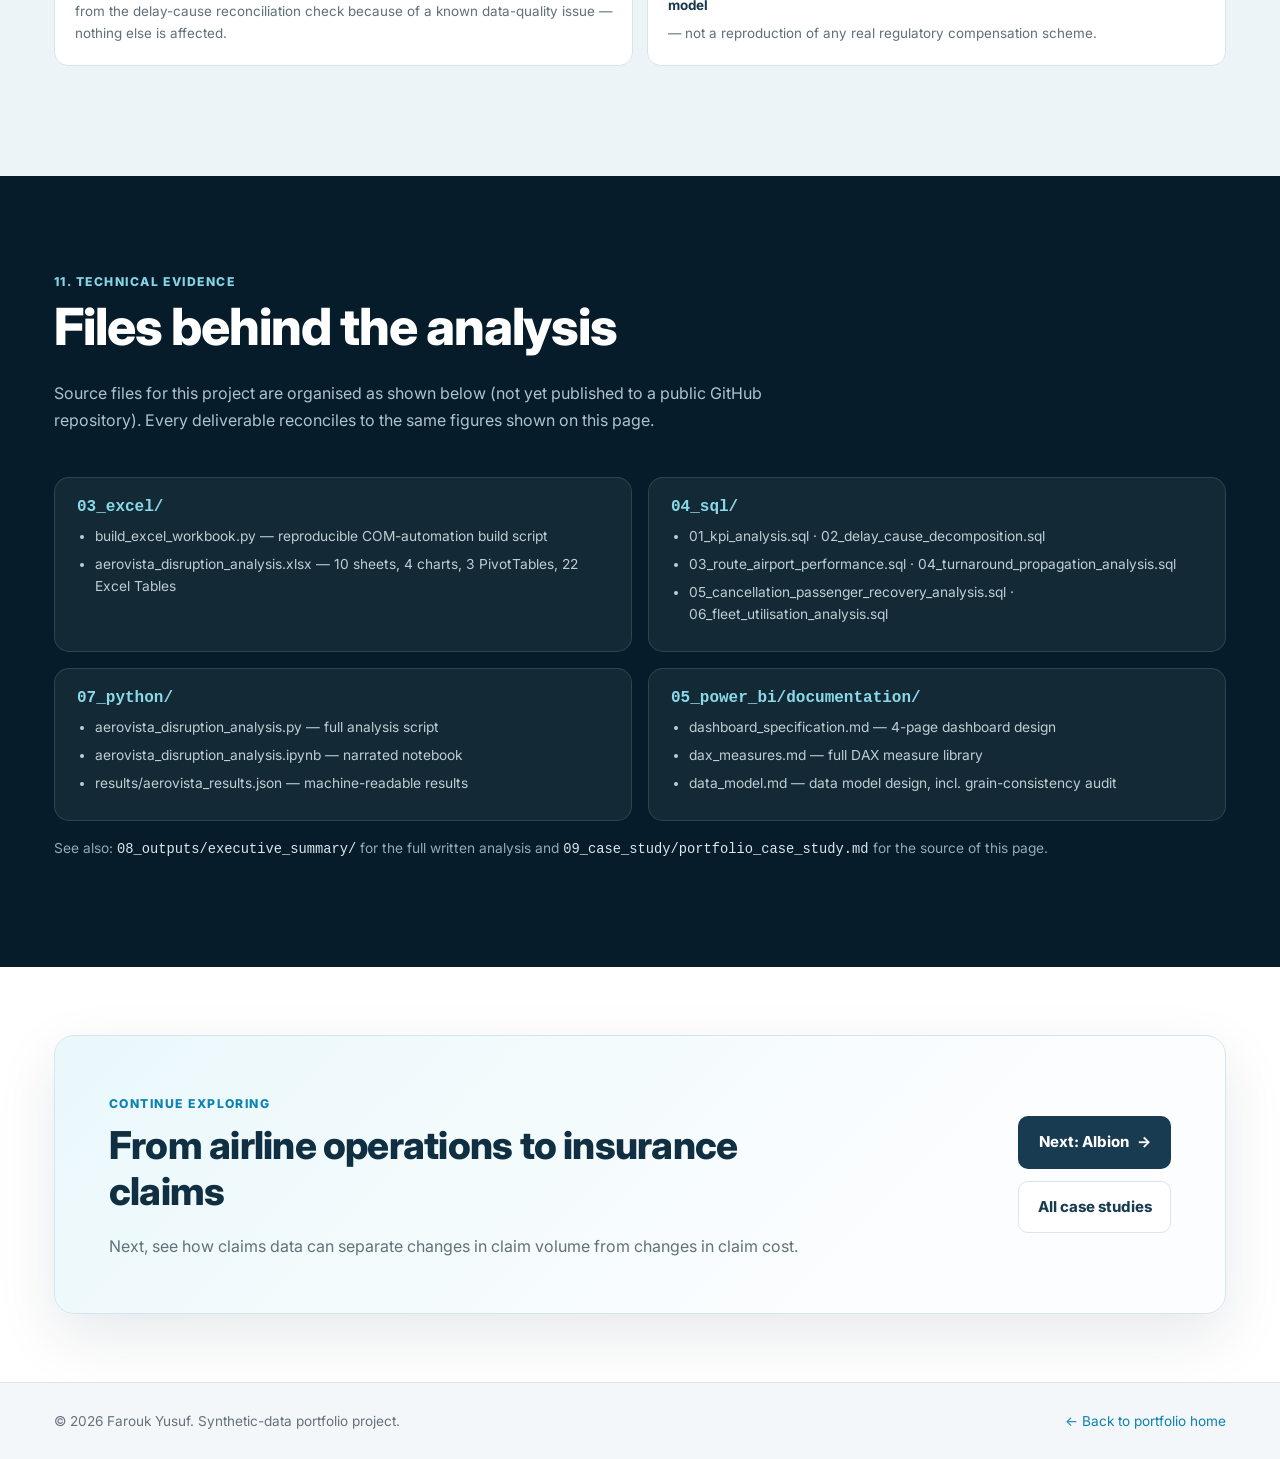
<file: case-studies/aerovista.html>
<!doctype html>
<html lang="en">
<head>
<meta charset="utf-8">
<meta name="viewport" content="width=device-width, initial-scale=1">
<title>AeroVista Travel Group Case Study — Farouk Yusuf</title>
<meta name="description" content="Flight disruption, delay & operational recovery analytics case study: Excel, SQL, Python and Power BI analysis of a synthetic airline's delay-propagation, case-mix route/airport and recovery-cost data.">
<link rel="preconnect" href="https://fonts.googleapis.com">
<link rel="preconnect" href="https://fonts.gstatic.com" crossorigin>
<link href="https://fonts.googleapis.com/css2?family=Inter:wght@400;500;600;700;800&display=swap" rel="stylesheet">
<link rel="stylesheet" href="../assets/css/tokens.css">
<link rel="stylesheet" href="../assets/css/base.css">
<link rel="stylesheet" href="../assets/css/layout.css">
<link rel="stylesheet" href="../assets/css/components.css">
<link rel="stylesheet" href="../assets/css/charts.css">
<link rel="stylesheet" href="../assets/css/case-study.css">
<link rel="stylesheet" href="../assets/css/aerovista.css">
<link rel="icon" href="data:image/svg+xml,%3Csvg xmlns='http://www.w3.org/2000/svg' viewBox='0 0 100 100'%3E%3Crect width='100' height='100' rx='20' fill='%231f374d'/%3E%3Ctext x='50' y='68' font-size='58' font-family='Arial' font-weight='bold' fill='white' text-anchor='middle'%3EFY%3C/text%3E%3C/svg%3E">
</head>
<body class="aerovista-case-study">

<div class="disclaimer-strip">Independent portfolio project · synthetic operational data · detailed disclaimer below.</div>

<header class="site-header">
  <div class="container nav">
    <a href="../index.html" class="brand">
      <span class="brand-mark">FY</span>
      Farouk Yusuf
    </a>
    <button class="nav-toggle" aria-label="Toggle navigation"><span></span><span></span><span></span></button>
    <ul class="nav-links">
      <li><a href="../index.html#case-studies">Case Studies</a></li>
      <li><a href="../index.html#skills">Skills</a></li>
      <li><a href="../index.html#about">About</a></li>
      <li><a href="../index.html#contact" class="nav-cta">Contact</a></li>
    </ul>
  </div>
</header>

<section class="cs-hero">
  <div class="container">
    <div class="cs-breadcrumb"><a href="../index.html">Home</a> / Case Studies / AeroVista Travel Group</div>
    <div class="aerovista-hero-grid">
      <div class="case-hero-copy">
        <div class="case-hero-meta"><span class="eyebrow">Aviation operations</span><span class="case-status">End-to-end analysis</span></div>
        <h1>Which of AeroVista's delays can management actually fix?</h1>
        <p class="case-question"><span>Business question</span>AeroVista's punctuality got worse. Was that a few exceptional events, or a genuine underlying decline? And where should managers act first?</p>
        <p class="cs-sub">I analysed 25,204 scheduled flights across two years. “On time” means arriving no more than 15 minutes after schedule; cancellations are reported separately because the evidence shows they are a different operational problem.</p>
        <div class="hero-ctas"><a class="btn btn-primary" href="#findings">See the answer <span aria-hidden="true">↓</span></a><a class="btn btn-secondary" href="#recommendations">Management actions</a></div>
      </div>
      <aside class="project-brief" aria-label="Project brief">
        <span class="eyebrow">Project brief</span>
        <dl class="brief-stats">
          <div><dt>Period</dt><dd>24 months</dd></div>
          <div><dt>Scale</dt><dd>25,204 flights</dd></div>
          <div><dt>Network</dt><dd>55 routes</dd></div>
          <div><dt>Fleet</dt><dd>55 aircraft</dd></div>
        </dl>
        <div class="brief-tools"><span>Excel</span><span>SQL</span><span>Python</span><span>Power BI</span></div>
        <p class="brief-outcome"><strong>Main conclusion:</strong> the punctuality decline remains after major disruption periods are removed, but the cancellation increase is almost entirely one eight-day aircraft grounding.</p>
      </aside>
    </div>
  </div>
</section>

<div class="container">
  <div class="disclaimer-box">
    <span class="dot">i</span>
    <div><strong>Synthetic-data disclaimer:</strong> AeroVista Travel Group is a fictional airline. Every airport, route, aircraft, flight and figure on this page was generated for data-analytics portfolio purposes — none of it describes a real airline or its operational performance, and no figure should be read as representing an actual carrier. No individual passenger is identified, ranked or scored anywhere in this project.</div>
  </div>
</div>

<div class="case-nav-shell">
  <nav class="container anchor-nav" aria-label="Case study sections">
    <span>Explore</span>
    <a href="#findings">Start here</a><a href="#problem">Why it matters</a><a href="#decomposition">What causes disruption</a><a href="#propagation">How delay spreads</a><a href="#casemix">Fair comparison</a><a href="#recovery">Cost</a><a href="#recommendations">Actions</a><a href="#technical">Evidence</a>
  </nav>
</div>

<section id="findings">
  <div class="container">
    <div class="section-head">
      <span class="eyebrow">Read this first</span>
      <h2>The punctuality decline is real; cancellations tell a different story</h2>
      <p>Every headline figure below is <button type="button" class="term" data-term="reconciled">checked to match <svg
  xmlns="http://www.w3.org/2000/svg"
  width="24"
  height="24"
  viewBox="0 0 24 24"
  fill="none"
  stroke="currentColor"
  stroke-width="2"
  stroke-linecap="round"
  stroke-linejoin="round"
>
  <circle cx="12" cy="12" r="10" />
  <path d="M9.09 9a3 3 0 0 1 5.83 1c0 2-3 3-3 3" />
  <path d="M12 17h.01" />
</svg>
</button> across the Excel workbook, SQL queries and Python analysis.</p>
    </div>
    <div class="short-version story-explainer">
      <span class="eyebrow">The story in four questions</span>
      <h3>From a headline decline to specific management actions</h3>
      <div class="story-steps">
        <div class="story-step"><span>1</span><strong>Did punctuality genuinely worsen?</strong><p>Yes. The on-time arrival rate fell from 87.7% to 86.2%, and the fall remains after removing three major disruption periods.</p></div>
        <div class="story-step"><span>2</span><strong>Did cancellations worsen for the same reason?</strong><p>No. Their increase almost disappears when one eight-day Turboprop grounding is removed.</p></div>
        <div class="story-step"><span>3</span><strong>Where can management intervene?</strong><p>Almost every cancellation came from an airline-controlled cause, and the schedule absorbs inbound delays only until its 15-minute cushion runs out.</p></div>
        <div class="story-step"><span>4</span><strong>Which locations warrant review?</strong><p>After allowing for route and airport difficulty, Northgate–Bellhaven, Porthaven and Millbeck remain the clearest operational concerns.</p></div>
      </div>
      <div class="plain-answer"><span>Clear answer</span><p><strong>Use two separate responses.</strong> Review network capacity for the underlying punctuality decline, but treat the cancellation rise as a concentrated fleet-maintenance episode. Then target the route, airports and aircraft rotations that still look weak after a fair comparison.</p></div>
    </div>
    <div class="kpi-grid"><div class="kpi-tile"><span class="kpi-num">87.72% → 86.18%</span><span class="kpi-lbl">Flights arriving on time, 2024 → 2025</span><span class="tag tag-significant">Unlikely to be random</span></div><div class="kpi-tile"><span class="kpi-num">−0.03 points</span><span class="kpi-lbl">Cancellation-rate change after the three major disruption periods are removed</span><span class="tag tag-caution">Broad rise disappears</span></div><div class="kpi-tile"><span class="kpi-num">15 minutes</span><span class="kpi-lbl">Inbound lateness the turnaround cushion can usually absorb before delay spreads</span></div><div class="kpi-tile"><span class="kpi-num">£20.40m</span><span class="kpi-lbl">Net passenger recovery cost across the two-year dataset</span></div></div>
    <div class="two-col" style="margin-top:32px;">
      <div class="chart-block ">
  <div class="chart-head"><span class="chart-title">Punctuality drifted down while one event drove a cancellation spike</span></div>
  <div data-chart="c1-data" data-chart-type="line"></div>
  <script type="application/json" id="c1-data">{"xLabels": ["Jan 2024", "Feb 2024", "Mar 2024", "Apr 2024", "May 2024", "Jun 2024", "Jul 2024", "Aug 2024", "Sep 2024", "Oct 2024", "Nov 2024", "Dec 2024", "Jan 2025", "Feb 2025", "Mar 2025", "Apr 2025", "May 2025", "Jun 2025", "Jul 2025", "Aug 2025", "Sep 2025", "Oct 2025", "Nov 2025", "Dec 2025"], "series": [{"label": "Flights arriving on time", "values": [88.83, 85.83, 89.82, 88.37, 87.26, 89.51, 86.1, 86.93, 89.0, 87.18, 87.62, 86.19, 84.75, 84.66, 87.09, 88.0, 88.03, 84.68, 86.64, 85.87, 88.05, 85.78, 86.01, 84.51], "valueFormat": "percent"}, {"label": "Flights cancelled", "values": [2.09, 1.59, 1.92, 1.14, 2.05, 1.15, 0.83, 2.84, 1.89, 2.08, 1.94, 1.65, 1.82, 1.78, 2.22, 2.7, 1.45, 1.78, 0.82, 2.44, 7.12, 0.92, 1.75, 1.88], "valueFormat": "percent", "axis": "secondary"}], "options": {"annotations": [{"x": "Jul 2024", "label": "ATC crisis"}, {"x": "Jan 2025", "label": "Storm"}, {"x": "Sep 2025", "label": "Grounding"}]}}</script>
  <div class="chart-caption">Punctuality varies month to month but is generally lower in 2025. The cancellation spike is different: it is concentrated in the September 2025 Turboprop grounding.</div>
</div>
      <div class="chart-block ">
  <div class="chart-head"><span class="chart-title">Removing the three major disruptions does not remove the decline</span></div>
  <div data-chart="sensitivity-data" data-chart-type="comparison"></div>
  <script type="application/json" id="sensitivity-data">{"rows": [{"label": "All scheduled flights", "before": 87.72, "after": 86.18}, {"label": "Major disruptions removed", "before": 87.77, "after": 86.25}], "options": {"valueFormat": "percent", "beforeLabel": "2024", "afterLabel": "2025", "categoryLabel": "Comparison", "minValue": 84, "maxValue": 90}}</script>
  <div class="chart-caption">The 2025 result stays about 1.5 percentage points lower even after the ATC crisis, storm and Turboprop grounding periods are removed. That is why the decline is treated as an underlying issue.</div>
</div>
    </div>
    <div class="findings-heading"><span class="eyebrow">What the evidence says</span><h3>Eight findings, each tied to a decision</h3></div>
    <div class="findings-grid">
    <div class="finding-card">
      <span class="finding-num">FINDING 1</span>
      <h4>On-time performance really did get worse, and the drop outlasts the bad weeks.</h4>
      <p>The share of flights arriving broadly on time fell over the two years covered by this data. Remove the three known bad-weather and grounding episodes and the decline is still there, which makes it a genuine underlying trend rather than one-off bad luck.</p>
      <div class="figure-line">On-time performance: 87.72% (2024) &rarr; 86.18% (2025) &middot; Still falls to 86.25% (&minus;1.52pp) even with the 3 disruption episodes removed</div>
      <details class="detail"><summary>Show the statistical detail</summary><div class="detail-body">Two-proportion z-test on on-time performance: z=&minus;3.57, <button type="button" class="term" data-term="p-value">p=0.0004 <svg
  xmlns="http://www.w3.org/2000/svg"
  width="24"
  height="24"
  viewBox="0 0 24 24"
  fill="none"
  stroke="currentColor"
  stroke-width="2"
  stroke-linecap="round"
  stroke-linejoin="round"
>
  <circle cx="12" cy="12" r="10" />
  <path d="M9.09 9a3 3 0 0 1 5.83 1c0 2-3 3-3 3" />
  <path d="M12 17h.01" />
</svg>
</button> (<button type="button" class="term" data-term="statistically significant">significant <svg
  xmlns="http://www.w3.org/2000/svg"
  width="24"
  height="24"
  viewBox="0 0 24 24"
  fill="none"
  stroke="currentColor"
  stroke-width="2"
  stroke-linecap="round"
  stroke-linejoin="round"
>
  <circle cx="12" cy="12" r="10" />
  <path d="M9.09 9a3 3 0 0 1 5.83 1c0 2-3 3-3 3" />
  <path d="M12 17h.01" />
</svg>
</button>). Sensitivity check excluding all 3 disruption-episode windows: on-time performance still falls from 87.77% to 86.25%.</div></details>
    </div>
<div class="finding-card">
      <span class="finding-num">FINDING 2</span>
      <h4>Cancellations went up too — but almost all of that is one grounding, not the airline getting worse overall.</h4>
      <p>The share of flights cancelled rose over the same period. But once you take out an 8-day grounding of one aircraft type, that rise almost completely disappears — this is really a story about one fleet problem, not a general decline.</p>
      <div class="figure-line">Cancellation rate: 1.77% (2024) &rarr; 2.22% (2025) &middot; Falls to essentially flat (&minus;0.03pp) once the 8-day Turboprop grounding window is excluded</div>
      <details class="detail"><summary>Show the statistical detail</summary><div class="detail-body">Two-proportion z-test: z=2.56, <button type="button" class="term" data-term="p-value">p=0.0106 <svg
  xmlns="http://www.w3.org/2000/svg"
  width="24"
  height="24"
  viewBox="0 0 24 24"
  fill="none"
  stroke="currentColor"
  stroke-width="2"
  stroke-linecap="round"
  stroke-linejoin="round"
>
  <circle cx="12" cy="12" r="10" />
  <path d="M9.09 9a3 3 0 0 1 5.83 1c0 2-3 3-3 3" />
  <path d="M12 17h.01" />
</svg>
</button> (<button type="button" class="term" data-term="statistically significant">significant <svg
  xmlns="http://www.w3.org/2000/svg"
  width="24"
  height="24"
  viewBox="0 0 24 24"
  fill="none"
  stroke="currentColor"
  stroke-width="2"
  stroke-linecap="round"
  stroke-linejoin="round"
>
  <circle cx="12" cy="12" r="10" />
  <path d="M9.09 9a3 3 0 0 1 5.83 1c0 2-3 3-3 3" />
  <path d="M12 17h.01" />
</svg>
</button>). Sensitivity check excluding the 3 disruption episodes turns the +0.45pp headline rise into &minus;0.03pp.</div></details>
    </div>
<div class="finding-card">
      <span class="finding-num">FINDING 3</span>
      <h4>Flight delay comes from three different places—so there is no single fix.</h4>
      <p>About half of all delay minutes come from things outside the airline's control, like weather and air-traffic congestion. Just under a third come from things the airline could fix directly, like crew and maintenance. The rest is delay inherited from a previous late flight.</p>
      <div class="figure-line">External: 50.3% &middot; Airline-controllable: 31.7% &middot; Reactionary (inherited from a late aircraft): 17.9% of all delay minutes</div>
      <details class="detail"><summary>Show the statistical detail</summary><div class="detail-body">Exact <button type="button" class="term" data-term="decomposition">decomposition <svg
  xmlns="http://www.w3.org/2000/svg"
  width="24"
  height="24"
  viewBox="0 0 24 24"
  fill="none"
  stroke="currentColor"
  stroke-width="2"
  stroke-linecap="round"
  stroke-linejoin="round"
>
  <circle cx="12" cy="12" r="10" />
  <path d="M9.09 9a3 3 0 0 1 5.83 1c0 2-3 3-3 3" />
  <path d="M12 17h.01" />
</svg>
</button> of departure-delay minutes into three causal categories, verified independently in SQL and Python — 24,687 of 24,702 completed flights reconcile exactly (the remaining 15 are a documented data-quality exclusion, not a defect).</div></details>
    </div>
<div class="finding-card">
      <span class="finding-num">FINDING 4</span>
      <h4>Cancellations are almost never about the weather — they're almost always something the airline could have controlled.</h4>
      <p>Unlike delay, which is roughly half outside anyone's control, cancellations are overwhelmingly down to things inside the airline: maintenance issues, crew availability and ground handling. Weather barely features at all.</p>
      <div class="figure-line">Weather causes just 0.6% of cancellations &middot; The remaining 99.4% are airline-controllable (Technical/Maintenance 40.4%, Other 21.7%, Ground Handling 18.7%, Crew 18.5%)</div>
      
    </div>
<div class="finding-card">
      <span class="finding-num">FINDING 5</span>
      <h4>A late incoming plane doesn't automatically make the next flight late too — there's a built-in cushion that soaks up the first bit of lateness.</h4>
      <p>When a plane arrives late, the schedule has some slack built in to make up time before it flies again. Small delays get absorbed almost completely. It's only once a delay runs past about 15 minutes that it starts spilling over into the next flight, and once it's past an hour, nearly all of it carries through.</p>
      <div class="figure-line">Inbound delay under 15 min: fully absorbed, 0 minutes carries over on average &middot; Inbound delay over 60 min: 63.7 minutes carries over on average</div>
      <details class="detail"><summary>Show the statistical detail</summary><div class="detail-body"><button type="button" class="term" data-term="regression">Regression <svg
  xmlns="http://www.w3.org/2000/svg"
  width="24"
  height="24"
  viewBox="0 0 24 24"
  fill="none"
  stroke="currentColor"
  stroke-width="2"
  stroke-linecap="round"
  stroke-linejoin="round"
>
  <circle cx="12" cy="12" r="10" />
  <path d="M9.09 9a3 3 0 0 1 5.83 1c0 2-3 3-3 3" />
  <path d="M12 17h.01" />
</svg>
</button> of reactionary delay on inbound-aircraft lateness (legs where the inbound aircraft was already late, n=7,072): slope=0.658 minutes per minute, <button type="button" class="term" data-term="r-squared">R² <svg
  xmlns="http://www.w3.org/2000/svg"
  width="24"
  height="24"
  viewBox="0 0 24 24"
  fill="none"
  stroke="currentColor"
  stroke-width="2"
  stroke-linecap="round"
  stroke-linejoin="round"
>
  <circle cx="12" cy="12" r="10" />
  <path d="M9.09 9a3 3 0 0 1 5.83 1c0 2-3 3-3 3" />
  <path d="M12 17h.01" />
</svg>
</button>=0.863, 95% <button type="button" class="term" data-term="confidence interval">CI <svg
  xmlns="http://www.w3.org/2000/svg"
  width="24"
  height="24"
  viewBox="0 0 24 24"
  fill="none"
  stroke="currentColor"
  stroke-width="2"
  stroke-linecap="round"
  stroke-linejoin="round"
>
  <circle cx="12" cy="12" r="10" />
  <path d="M9.09 9a3 3 0 0 1 5.83 1c0 2-3 3-3 3" />
  <path d="M12 17h.01" />
</svg>
</button> on the slope 0.652–0.664.</div></details>
    </div>
<div class="finding-card">
      <span class="finding-num">FINDING 6</span>
      <h4>The route that looks worst on paper is mostly just a very long flight — but a different route is a genuine problem case.</h4>
      <p>The five worst-performing routes for on-time arrival are all long-haul flights from the airline's busiest hub — no surprise, since longer flights pick up more weather and air-traffic delay along the way. Once that's accounted for, the single worst route on paper turns out to be almost entirely explained by its length. But one other route stood out as genuinely underperforming, worse than its own difficulty would predict.</p>
      <div class="figure-line">Worst route on paper (Northgate&ndash;Solmara-Vantage): 69.67% raw on-time rate, only &minus;0.65pp gap once route difficulty is accounted for &middot; Northgate&ndash;Bellhaven Intl: &minus;5.46pp gap, the worst in the network &mdash; a genuine outlier</div>
      <details class="detail"><summary>Show the statistical detail</summary><div class="detail-body"><button type="button" class="term" data-term="case-mix adjustment">Case-mix adjustment <svg
  xmlns="http://www.w3.org/2000/svg"
  width="24"
  height="24"
  viewBox="0 0 24 24"
  fill="none"
  stroke="currentColor"
  stroke-width="2"
  stroke-linecap="round"
  stroke-linejoin="round"
>
  <circle cx="12" cy="12" r="10" />
  <path d="M9.09 9a3 3 0 0 1 5.83 1c0 2-3 3-3 3" />
  <path d="M12 17h.01" />
</svg>
</button>: expected-vs-actual residual <button type="button" class="term" data-term="regression">regression <svg
  xmlns="http://www.w3.org/2000/svg"
  width="24"
  height="24"
  viewBox="0 0 24 24"
  fill="none"
  stroke="currentColor"
  stroke-width="2"
  stroke-linecap="round"
  stroke-linejoin="round"
>
  <circle cx="12" cy="12" r="10" />
  <path d="M9.09 9a3 3 0 0 1 5.83 1c0 2-3 3-3 3" />
  <path d="M12 17h.01" />
</svg>
</button> on distance, haul type and daily congestion (not route fixed effects, since distance and haul type are fixed within a route), n=24,702 flights across 55 routes, pseudo-<button type="button" class="term" data-term="r-squared">R² <svg
  xmlns="http://www.w3.org/2000/svg"
  width="24"
  height="24"
  viewBox="0 0 24 24"
  fill="none"
  stroke="currentColor"
  stroke-width="2"
  stroke-linecap="round"
  stroke-linejoin="round"
>
  <circle cx="12" cy="12" r="10" />
  <path d="M9.09 9a3 3 0 0 1 5.83 1c0 2-3 3-3 3" />
  <path d="M12 17h.01" />
</svg>
</button>=0.0129. Of the worst-raw-OTP quartile (14 routes), 8 are genuine outliers and 6 are explained by complexity.</div></details>
    </div>
<div class="finding-card">
      <span class="finding-num">FINDING 7</span>
      <h4>The busiest airport looks bad on delay — but that's mostly just because it's busy; two quieter airports have a real problem.</h4>
      <p>The busiest hub airport has some of the highest average delays in the network. But once you account for how much traffic and complexity it handles, most of that delay is explained away — it's simply a very complex airport to run. Two much smaller, quieter airports show high delays that aren't explained by complexity at all, which makes them the more genuine concern.</p>
      <div class="figure-line">Northgate International (busiest hub, 6,254 flights): raw rank 2nd-highest delay &rarr; adjusted rank 8th &middot; Porthaven &amp; Millbeck: stay 1st and 2nd highest delay even after adjustment</div>
      <details class="detail"><summary>Show the statistical detail</summary><div class="detail-body"><button type="button" class="term" data-term="case-mix adjustment">Case-mix adjustment <svg
  xmlns="http://www.w3.org/2000/svg"
  width="24"
  height="24"
  viewBox="0 0 24 24"
  fill="none"
  stroke="currentColor"
  stroke-width="2"
  stroke-linecap="round"
  stroke-linejoin="round"
>
  <circle cx="12" cy="12" r="10" />
  <path d="M9.09 9a3 3 0 0 1 5.83 1c0 2-3 3-3 3" />
  <path d="M12 17h.01" />
</svg>
</button>: <button type="button" class="term" data-term="regression">regression <svg
  xmlns="http://www.w3.org/2000/svg"
  width="24"
  height="24"
  viewBox="0 0 24 24"
  fill="none"
  stroke="currentColor"
  stroke-width="2"
  stroke-linecap="round"
  stroke-linejoin="round"
>
  <circle cx="12" cy="12" r="10" />
  <path d="M9.09 9a3 3 0 0 1 5.83 1c0 2-3 3-3 3" />
  <path d="M12 17h.01" />
</svg>
</button> of departure delay on haul-type mix and daily congestion, n=24,702, <button type="button" class="term" data-term="r-squared">R² <svg
  xmlns="http://www.w3.org/2000/svg"
  width="24"
  height="24"
  viewBox="0 0 24 24"
  fill="none"
  stroke="currentColor"
  stroke-width="2"
  stroke-linecap="round"
  stroke-linejoin="round"
>
  <circle cx="12" cy="12" r="10" />
  <path d="M9.09 9a3 3 0 0 1 5.83 1c0 2-3 3-3 3" />
  <path d="M12 17h.01" />
</svg>
</button>=0.0025 &mdash; a low value, so this adjustment is read as directional, not precise.</div></details>
    </div>
<div class="finding-card">
      <span class="finding-num">FINDING 8</span>
      <h4>A small number of big, long-haul disruptions account for a disproportionate share of the total recovery bill.</h4>
      <p>Most disruption events are short or medium-haul flights, and together they account for most of the total cost simply because there are so many of them. But long-haul disruptions, while rare, cost far more each time — because compensation, rebooking and hotel costs all scale up with a much bigger number of passengers on board.</p>
      <div class="figure-line">Long-haul disruptions: just 21 costed events but £161,627 average gross cost each &middot; Medium-haul: the largest gross-cost bucket at £12.38m &middot; Net recovery cost after credits and reversals: £20.40m</div>
      
    </div>
    </div>
  </div>
</section>
<section id="problem" class="section-alt">
  <div class="container">
    <div class="section-head">
      <span class="eyebrow">1. Why this mattered</span>
      <h2>The headline numbers pointed to several different problems</h2>
    </div>
    <p>A fall in punctuality can require more network capacity, while a cancellation spike caused by one grounded fleet can require a targeted maintenance response. Treating both figures as one general “performance problem” would send management in the wrong direction.</p><p>The analysis therefore separated the questions: <strong>Is the punctuality decline still present after exceptional events are removed? What causes ordinary delay? When does lateness spread to the next flight? Which routes and airports still look weak after allowing for their difficulty? Where does passenger recovery spending concentrate?</strong></p>
  </div>
</section>
<section id="stakeholders">
  <div class="container">
    <div class="section-head">
      <span class="eyebrow">2. Who needed the answer?</span>
      <h2>Four teams, each facing a different decision</h2>
    </div>
    <div class="stakeholder-grid"><div class="stakeholder-card"><strong>Director of Operations</strong><span>Needed to know whether the on-time-performance decline is a broad structural trend or a handful of bad episodes, to decide between a capacity review and a targeted fix.</span></div><div class="stakeholder-card"><strong>Fleet &amp; Maintenance Planning</strong><span>Needed to understand how concentrated the September 2025 cancellation spike was in a single fleet type, and what that means for maintenance scheduling.</span></div><div class="stakeholder-card"><strong>Network Planning</strong><span>Needed a fair, case-mix-aware basis for route and airport performance conversations, without a raw ranking that ignores complexity differences.</span></div><div class="stakeholder-card"><strong>Customer Experience / Finance</strong><span>Needed to know where the £20.40m annual recovery cost concentrates, to prioritise the highest-impact disruption types.</span></div></div>
  </div>
</section>
<section id="dataset" class="section-alt">
  <div class="container">
    <div class="section-head">
      <span class="eyebrow">3. What was analysed?</span>
      <h2>Two years of flights, turnarounds and disruption records</h2>
    </div>
    <table class="data-table"><tbody><tr><th>Coverage</th><td>24 airports (3 major hubs, 8 regional, 9 small and 4 international), covering 55 routes</td></tr><tr><th>Period</th><td>January 2024 – December 2025 (24 months)</td></tr><tr><th>Fleet</th><td class="num">55 aircraft across 4 types (Regional Turboprop, 2 Narrowbody types and Widebody)</td></tr><tr><th>Scheduled flights</th><td class="num">25,204 (25,242 original rows; 38 duplicates removed during cleaning)</td></tr><tr><th>Delay-cause events</th><td class="num">5,743 (one row for each recorded delay cause linked to a flight)</td></tr><tr><th>Turnaround events</th><td class="num">12,275 (aircraft ground-turn records)</td></tr><tr><th>Passenger disruption records</th><td class="num">521 (cancellations plus long delays or diversions)</td></tr><tr><th>Airport-day weather and congestion records</th><td class="num">17,544</td></tr></tbody></table>
  </div>
</section>
<section id="approach">
  <div class="container">
    <div class="section-head">
      <span class="eyebrow">4. How I tested it</span>
      <h2>Each tool had a specific job, with the results checked across them</h2>
      <p>Excel made the calculations inspectable, SQL made them repeatable, Python handled the statistical comparisons and Power BI translated the result into a management-view design.</p>
    </div>
    <div class="tool-grid"><div class="tool-chip"><strong>Excel</strong><span>A 10-sheet workbook where every KPI that can be computed live is a genuine formula or PivotTable — route and airport case-mix figures are imported as clearly-labelled reference tables instead.</span></div><div class="tool-chip"><strong>SQL</strong><span>Six database queries covering KPIs, delay causes, route/airport performance, turnaround propagation, cancellations and fleet use — checked against a real database.</span></div><div class="tool-chip"><strong>Python</strong><span>The statistical work: splitting delay into its exact causes, modelling how delay spreads from a late inbound aircraft, and testing whether route and airport performance differences hold up once complexity is accounted for.</span></div><div class="tool-chip"><strong>Power BI</strong><span>A full dashboard design — the data model, the DAX measures and the page layouts — ready to build, including a check for two ways the numbers could be modelled wrong before they reached a dashboard.</span></div></div>
  </div>
</section>
<section id="decomposition" class="section-alt">
  <div class="container">
    <div class="section-head">
      <span class="eyebrow">5. What causes disruption?</span>
      <h2>Delay and cancellation have very different causes</h2>
      <p>Delay minutes are split between outside conditions, airline-controlled problems and lateness inherited from an earlier flight. Cancellations are different: 99.4% are linked to airline-controlled causes in this dataset.</p>
    </div>
    <div class="analysis-purpose"><div><strong>Why this analysis</strong><p>Delay and cancellation look like one reliability problem in a headline rate, but their causes—and available remedies—are different.</p></div><div><strong>Decision supported</strong><p>Separate network resilience work from maintenance, crew and ground-handling actions.</p></div></div>
    <div class="two-col">
      <div class="chart-block ">
  <div class="chart-head"><span class="chart-title">Half of delay minutes come from outside the airline</span></div>
  <div data-chart="c2-data" data-chart-type="bar"></div>
  <script type="application/json" id="c2-data">{"categories": ["Outside airline control", "Within airline control", "Inherited from prior flight"], "series": [{"label": "Share of delay minutes", "values": [50.3, 31.7, 17.9]}], "options": {"horizontal": true, "valueFormat": "percent", "categoryLabel": "Cause group"}}</script>
  <div class="chart-caption">There is no single delay fix: about half is external, almost one-third is directly controllable and the remainder is inherited from an earlier late aircraft.</div>
</div>
      <div class="chart-block ">
  <div class="chart-head"><span class="chart-title">Cancellations are overwhelmingly within the airline's control</span></div>
  <div data-chart="c6-data" data-chart-type="bar"></div>
  <script type="application/json" id="c6-data">{"categories": ["Maintenance", "Other operations", "Ground handling", "Crew availability", "Weather"], "series": [{"label": "Share of cancellations", "values": [40.44, 21.71, 18.73, 18.53, 0.6]}], "options": {"horizontal": true, "valueFormat": "percent", "categoryLabel": "Cause"}}</script>
  <div class="chart-caption">Maintenance is the largest individual cause. Weather accounts for just 0.6%, so the cancellation response should focus on airline operations rather than outside conditions.</div>
</div>
    </div>
  </div>
</section>
<section id="propagation">
  <div class="container">
    <div class="section-head">
      <span class="eyebrow">6. How delay spreads</span>
      <h2>The turnaround cushion absorbs the first 15 minutes of lateness</h2>
      <p>An aircraft arriving late does not automatically make its next flight late. Ground teams can shorten part of the planned turnaround, but once that spare time is used up, the remaining delay carries forward.</p>
    </div>
    <div class="analysis-purpose"><div><strong>Why this analysis</strong><p>Knowing when lateness starts to spread identifies the operational threshold at which local delay becomes a network problem.</p></div><div><strong>Decision supported</strong><p>Prioritise rotation protection and recovery resources once inbound lateness exceeds the available turnaround cushion.</p></div></div>
    <div class="chart-block ">
  <div class="chart-head"><span class="chart-title">Delay begins to spread once inbound lateness passes 15 minutes</span></div>
  <div data-chart="c3-data" data-chart-type="line"></div>
  <script type="application/json" id="c3-data">{"xLabels": ["Arrived early", "0–15 min late", "15–30 min late", "30–60 min late", "Over 60 min late"], "series": [{"label": "Minutes carried to the next flight", "values": [0.0, 0.0, 3.8, 22.5, 63.7], "maxValue": 70}], "options": {"height": 320, "xLabel": "Inbound aircraft lateness", "endLabels": true, "maxXTicks": 5, "annotations": [{"x": "15–30 min late", "label": "Cushion used up"}]}}</script>
  <div class="chart-caption">The line stays flat while the inbound aircraft is under 15 minutes late: the turnaround cushion absorbs it. Past that point it climbs steeply, and beyond an hour of lateness roughly 64 minutes carries straight through to the next departure.</div>
</div>
  </div>
</section>
<section class="aerovista-source-only" hidden>
  <div class="container">
    <div class="section-head">
      <span class="eyebrow">7. Route &amp; Airport <button type="button" class="term" data-term="case-mix adjustment">Case-Mix <svg
  xmlns="http://www.w3.org/2000/svg"
  width="24"
  height="24"
  viewBox="0 0 24 24"
  fill="none"
  stroke="currentColor"
  stroke-width="2"
  stroke-linecap="round"
  stroke-linejoin="round"
>
  <circle cx="12" cy="12" r="10" />
  <path d="M9.09 9a3 3 0 0 1 5.83 1c0 2-3 3-3 3" />
  <path d="M12 17h.01" />
</svg>
</button> Analysis</span>
      <h2>Testing whether raw route and airport comparisons are fair</h2>
      <p>The interactive chart above (Headline Numbers) shows the worst 15 routes by raw on-time performance next to what their own distance, haul type and congestion profile would predict. The table below names the specific outliers.</p>
    </div>
    <table class="data-table">
      <thead><tr><th>Route / Airport</th><th>Raw position</th><th>Case-mix result</th><th>Interpretation</th></tr></thead>
      <tbody><tr><td>Northgate&ndash;Solmara-Vantage</td><td>Worst raw OTP (69.67%)</td><td>&minus;0.65pp gap</td><td>Mostly explained by being a very long route (6,223.8km) — one of the network's longest</td></tr><tr><td>Northgate&ndash;Bellhaven Intl</td><td>3rd-worst raw OTP (72.25%)</td><td>&minus;5.46pp gap (worst in the network)</td><td>A genuine outlier — not explained by distance, haul type or congestion</td></tr><tr><td>Northgate International (airport)</td><td>2nd-highest raw delay</td><td>Drops to 8th once adjusted</td><td>Mostly explained by being the network's busiest, most complex hub (6,254 flights)</td></tr><tr><td>Porthaven &amp; Millbeck (airports)</td><td>1st &amp; 2nd highest raw delay</td><td>Stay 1st &amp; 2nd once adjusted</td><td>Not explained by complexity — genuine operational review warranted</td></tr></tbody>
    </table>
  </div>
</section>
<section id="casemix" class="section-alt">
  <div class="container">
    <div class="section-head">
      <span class="eyebrow">7. Making the comparison fair</span>
      <h2>The worst-looking route is not the largest unexplained problem</h2>
      <p>Longer routes and busier airports naturally face more opportunities for weather and air-traffic delay. I therefore compared each result with the performance expected for its distance, haul type and congestion. The gap between actual and expected performance shows where difficulty does—and does not—explain the raw result.</p>
    </div>
    <div class="analysis-purpose"><div><strong>Why this analysis</strong><p>Raw route rankings can mistake distance and airport congestion for an avoidable operational failure.</p></div><div><strong>Decision supported</strong><p>Identify routes and airports whose shortfall remains unusually large after accounting for operating difficulty.</p></div></div>
    <div class="chart-block route-comparison-card">
      <div class="chart-head"><span class="chart-title">Northgate–Bellhaven is the largest unexplained route problem</span></div>
      <div data-chart="route-compare-data" data-chart-type="comparison"></div>
      <script type="application/json" id="route-compare-data">{"rows": [{"label": "Northgate–Solmara-Vantage", "before": 69.67, "after": 70.33}, {"label": "Northgate–Bellhaven Intl", "before": 72.25, "after": 77.7}], "options": {"valueFormat": "percent", "beforeLabel": "Actual on-time rate", "afterLabel": "Expected for route difficulty", "categoryLabel": "Route", "minValue": 65, "maxValue": 80}}</script>
      <div class="chart-caption">Northgate–Solmara looks worst in the raw figures, but its result is close to what its very long distance predicts. Northgate–Bellhaven performs 5.5 percentage points below expectation, making it the clearer route for management review.</div>
    </div>
    <div class="route-review-grid">
      <article><span>Mostly explained</span><h3>Northgate–Solmara</h3><p>69.7% actual versus 70.3% expected. Its low raw result is largely consistent with being one of the network's longest routes.</p></article>
      <article class="is-priority"><span>Review first</span><h3>Northgate–Bellhaven</h3><p>72.3% actual versus 77.7% expected. The 5.5-point shortfall is the largest unexplained route gap.</p></article>
      <article><span>Do not overreact</span><h3>Northgate airport</h3><p>Its delay ranking falls from 2nd to 8th after allowing for its traffic and complexity.</p></article>
      <article class="is-priority"><span>Review airports</span><h3>Porthaven &amp; Millbeck</h3><p>They remain 1st and 2nd for average delay after the complexity adjustment.</p></article>
    </div>
    <p class="model-caution"><strong>Use this as a screening tool.</strong> The route model explains only a modest share of the differences and the airport model explains very little, so these results identify where to investigate rather than proving a cause.</p>
  </div>
</section>
<section id="recovery">
  <div class="container">
    <div class="section-head">
      <span class="eyebrow">8. Where the money goes</span>
      <h2>Medium-haul drives total cost; long-haul costs most each time</h2>
      <p>The total bill and the cost of an individual disruption answer different questions. Medium-haul creates the largest overall bill because there are many events. Long-haul events are rare, but each one is far more expensive.</p>
    </div>
    <div class="analysis-purpose"><div><strong>Why this analysis</strong><p>Total cost shows where the budget is consumed; cost per event shows where one failure carries the greatest exposure.</p></div><div><strong>Decision supported</strong><p>Balance broad medium-haul prevention with contingency planning for rare, high-cost long-haul disruption.</p></div></div>
    <div class="cost-reconciliation"><span>£20.51m gross recovery cost</span><strong>− £116,376 credits and reversals</strong><span>= £20.40m net cost</span></div>
    <div class="two-col cost-chart-grid">
      <div class="chart-block">
        <div class="chart-head"><span class="chart-title">Medium-haul creates the largest total recovery bill</span></div>
        <div data-chart="cost-total-data" data-chart-type="bar"></div>
        <script type="application/json" id="cost-total-data">{"categories": ["Short haul", "Medium haul", "Long haul"], "series": [{"label": "Gross recovery cost", "values": [4743310.5, 12376278.83, 3394168.47]}], "options": {"valueFormat": "gbp", "categoryLabel": "Haul type"}}</script>
        <div class="chart-caption">Medium-haul accounts for £12.38m of the £20.51m gross bill because it combines a high event count with substantial passenger costs.</div>
      </div>
      <div class="chart-block">
        <div class="chart-head"><span class="chart-title">One long-haul disruption costs over eight times a short-haul event</span></div>
        <div data-chart="cost-average-data" data-chart-type="bar"></div>
        <script type="application/json" id="cost-average-data">{"categories": ["Short haul", "Medium haul", "Long haul"], "series": [{"label": "Average cost per event", "values": [19126.25, 52890.08, 161627.07]}], "options": {"valueFormat": "gbp", "categoryLabel": "Haul type"}}</script>
        <div class="chart-caption">Only 21 of 503 costed disruption events are long-haul, but each costs £161,627 on average—more than eight times the short-haul average.</div>
      </div>
    </div>
  </div>
</section>
<section id="recommendations" class="section-alt">
  <div class="container">
    <div class="section-head">
      <span class="eyebrow">9. What management should do</span>
      <h2>Five actions, each linked to a finding</h2>
    </div>
    <ol class="rec-list"><li><strong>Treat the punctuality decline and the cancellation-rate rise as two separate problems.</strong> The first remains after exceptional periods are removed and warrants an operations-capacity review. The second is concentrated in the September 2025 Turboprop grounding and needs a fleet-maintenance-scheduling review, not a network-wide policy change.</li><li><strong>Prioritise airline-controlled causes in the cancellation response.</strong> They account for 99.4% of cancellations in this dataset, while ordinary delay is roughly half external.</li><li><strong>Investigate Northgate&ndash;Bellhaven first.</strong> Its actual on-time rate is 5.46 percentage points below the result expected for its distance, haul type and congestion. That is the largest unexplained route gap.</li><li><strong>Review turnaround plans where inbound lateness often exceeds 15 minutes.</strong> The existing cushion absorbs smaller delays; beyond that point, lateness increasingly reaches the next departure.</li><li><strong>Read Northgate airport's raw delay ranking with care.</strong> Much of it is explained by the hub's complexity. Porthaven and Millbeck remain the stronger airport review candidates after adjustment.</li></ol>
  </div>
</section>
<section id="limitations">
  <div class="container">
    <div class="section-head">
      <span class="eyebrow">10. What to treat carefully</span>
      <h2>Three build problems caught, plus the limits of the conclusions</h2>
    </div>
    <ul class="limit-list"><li><strong>An early version of the schedule generator produced 7x too many flights.</strong> Every aircraft was made to fly at its maximum physical capacity regardless of its route's target frequency, producing 183,772 flights against a ~25,000 target and an unrealistic 41% on-time performance. Diagnosed by comparing actual vs target flight counts per route, and fixed by deriving each aircraft's flight count and daily operating probability jointly from the route's own target.</li><li><strong>A missing turnaround buffer made delay propagation suspiciously perfect.</strong> An early version of the propagation logic used the already-padded scheduled turnaround time as the absorbable buffer — leaving mechanically no slack to absorb anything, so a late aircraft's delay passed straight through 1-for-1 (slope=1.000, R²=0.999, an unrealistically clean result). Fixed by letting ground crews compress a turnaround under pressure down to the aircraft type's minimum feasible time — after which the relationship became realistic and buffered (slope 0.658, R²=0.863).</li><li><strong>A route fairness check, copied from a previous project's supplier fairness check, produced meaningless results.</strong> It tried to control for each individual route while also controlling for that route's distance — but a route's distance never changes from flight to flight, so the two were fighting over the same information and the model explained almost nothing (rank changes of up to 33 out of 55 routes). Recognising that the earlier method didn't transfer, it was redesigned from scratch as a genuinely different comparison: predicting each flight's expected on-time chance from its distance and complexity alone, then comparing each route's actual performance to that expectation.</li></ul>
    <ul class="limit-list"><li><strong>Made-up data throughout</strong> — every figure describes patterns in a generated dataset built for this portfolio, not a real airline.</li><li><strong>Association, not proof of cause</strong> — the route and airport comparisons account for known differences in distance, haul type and congestion, but don't prove a route or airport directly causes worse performance.</li><li><strong>The route fairness adjustment explains only a modest part of the pattern</strong> (pseudo-R²=0.013) — a deliberate trade-off, since the simpler design it replaced couldn't isolate a route's real effect at all.</li><li><strong>The airport fairness adjustment explains very little of the pattern in delay</strong> (R²=0.0025) — useful as a directional signal, not as a precise correction.</li><li><strong>15 completed flights out of 24,702 were excluded</strong> from the delay-cause reconciliation check because of a known data-quality issue — nothing else is affected.</li><li><strong>Compensation, rebooking and care costs use a simplified, purely synthetic cost model</strong> — not a reproduction of any real regulatory compensation scheme.</li></ul>
  </div>
</section>
<section class="aerovista-source-only" hidden>
  <div class="container">
    <div class="section-head">
      <span class="eyebrow">11. More Charts</span>
      <h2>Supporting visuals</h2>
    </div>
    <div class="chart-gallery"><figure class="chart-figure">
        <img src="../assets/images/aerovista/01_distribution_shape.png" alt="Histogram showing departure delay is right-skewed">
        <figcaption>Departure delay is right-skewed — most flights depart close to on time, with a long tail of larger delays.</figcaption>
      </figure></div>
  </div>
</section>
<section id="technical">
  <div class="container">
    <div class="section-head">
      <span class="eyebrow">11. Technical evidence</span>
      <h2>Files behind the analysis</h2>
      <p>Source files for this project are organised as shown below (not yet published to a public GitHub repository). Every deliverable reconciles to the same figures shown on this page.</p>
    </div>
    <div class="tech-grid"><div class="tech-card"><h4>03_excel/</h4><ul><li>build_excel_workbook.py — reproducible COM-automation build script</li><li>aerovista_disruption_analysis.xlsx — 10 sheets, 4 charts, 3 PivotTables, 22 Excel Tables</li></ul></div><div class="tech-card"><h4>04_sql/</h4><ul><li>01_kpi_analysis.sql &middot; 02_delay_cause_decomposition.sql</li><li>03_route_airport_performance.sql &middot; 04_turnaround_propagation_analysis.sql</li><li>05_cancellation_passenger_recovery_analysis.sql &middot; 06_fleet_utilisation_analysis.sql</li></ul></div><div class="tech-card"><h4>07_python/</h4><ul><li>aerovista_disruption_analysis.py — full analysis script</li><li>aerovista_disruption_analysis.ipynb — narrated notebook</li><li>results/aerovista_results.json — machine-readable results</li></ul></div><div class="tech-card"><h4>05_power_bi/documentation/</h4><ul><li>dashboard_specification.md — 4-page dashboard design</li><li>dax_measures.md — full DAX measure library</li><li>data_model.md — data model design, incl. grain-consistency audit</li></ul></div></div>
    <p class="tech-note">See also: <code>08_outputs/executive_summary/</code> for the full written analysis and <code>09_case_study/portfolio_case_study.md</code> for the source of this page.</p>
  </div>
</section>

<section class="case-next" aria-label="Continue exploring projects">
  <div class="container">
    <div class="case-next-card">
      <div><span class="eyebrow">Continue exploring</span><h2>From airline operations to insurance claims</h2><p>Next, see how claims data can separate changes in claim volume from changes in claim cost.</p></div>
      <div class="case-next-actions"><a class="btn btn-primary" href="albion.html">Next: Albion <span aria-hidden="true">→</span></a><a class="btn btn-secondary" href="../index.html#case-studies">All case studies</a></div>
    </div>
  </div>
</section>

<footer class="site-footer">
  <div class="container">
    <p>© 2026 Farouk Yusuf. Synthetic-data portfolio project.</p>
    <p><a href="../index.html">← Back to portfolio home</a></p>
  </div>
</footer>

<script type="application/json" id="glossary-data">{"p-value": "A measure of how likely a result this size would happen by chance alone. Small (under 0.05) usually means the pattern is probably real; large means it could easily be random noise.", "statistically significant": "The difference is unlikely to be down to chance. \u201cNot significant\u201d doesn't mean \u201cno difference\u201d \u2014 it means the data can't rule out chance as the explanation.", "case-mix adjustment": "A fair way of comparing suppliers, regions or providers that accounts for how hard their jobs actually were, instead of just comparing raw averages.", "r-squared": "How much of the variation in an outcome a model explains, from 0 (none) to 1 (all of it). A low value means other, unmeasured factors matter too.", "regression": "A statistical method for estimating how one factor relates to an outcome while holding other factors constant \u2014 the main tool used here for fair before/after comparisons.", "decomposition": "Splitting a total change into its exact contributing parts (e.g. more cases happening vs. each case costing more), so they add up precisely to the real figure.", "confidence interval": "A range that's likely to contain the true value. A narrow range means a precise estimate; a wide one means more uncertainty.", "reconciled": "Checked and confirmed to match exactly across every tool used (Excel, SQL, Python) \u2014 no figure is reported unless it agrees everywhere it's calculated."}</script>
<script src="../assets/js/nav.js"></script>
<script src="../assets/js/tooltip.js"></script>
<script src="../assets/js/charts.js"></script>
<script src="../assets/js/main.js"></script>

</body>
</html>
</file>
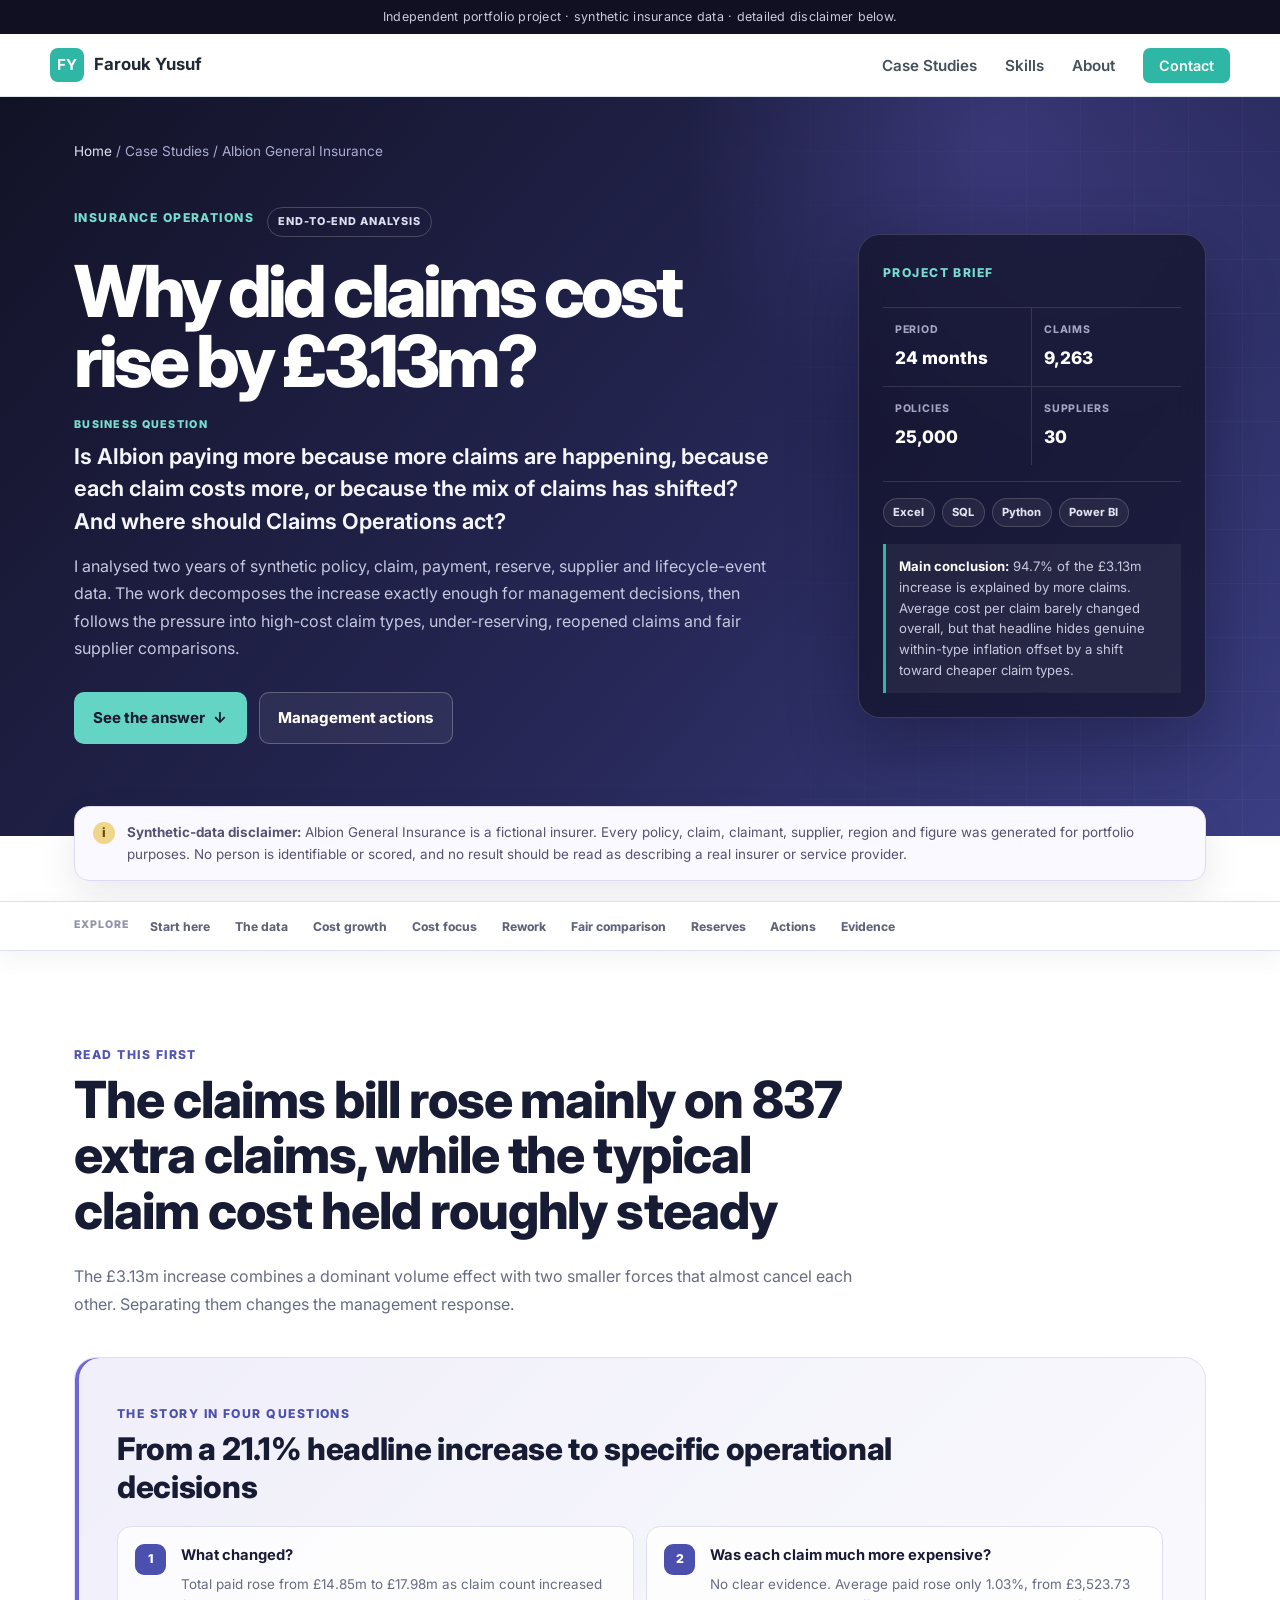
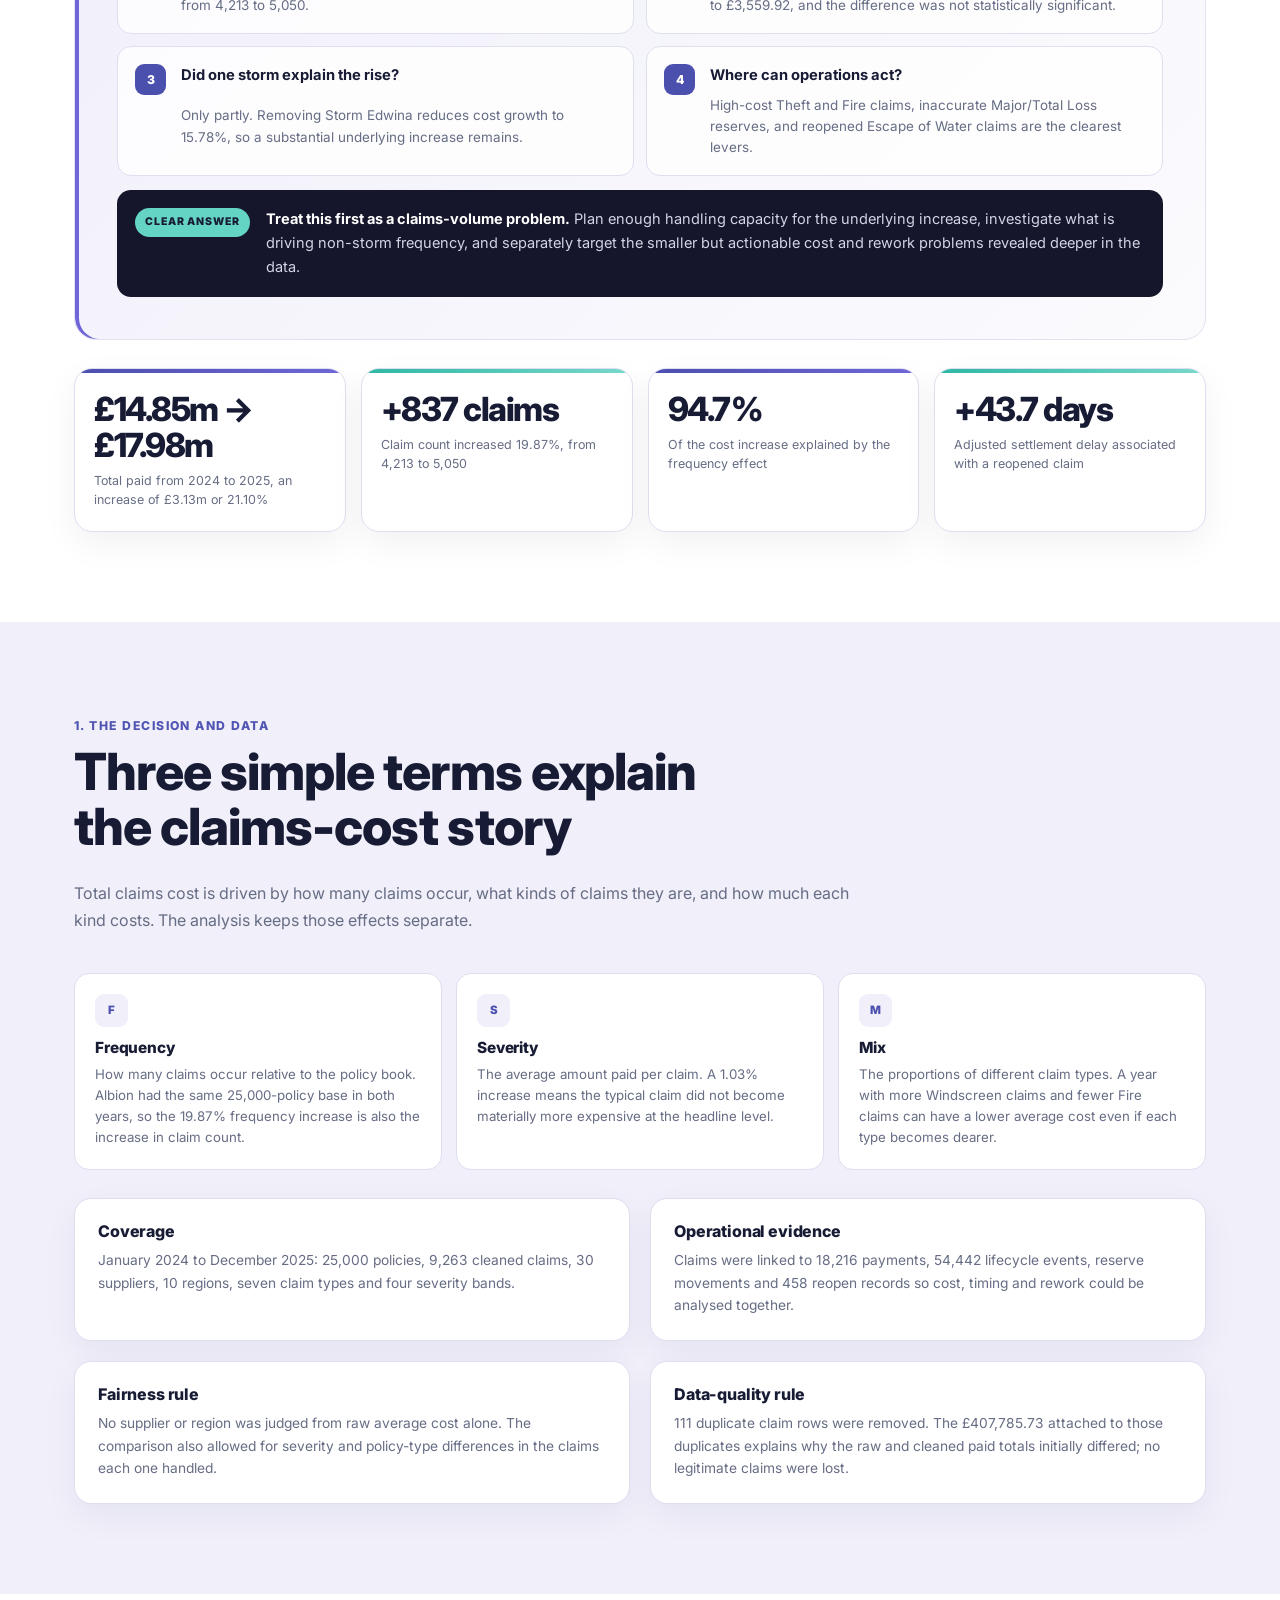
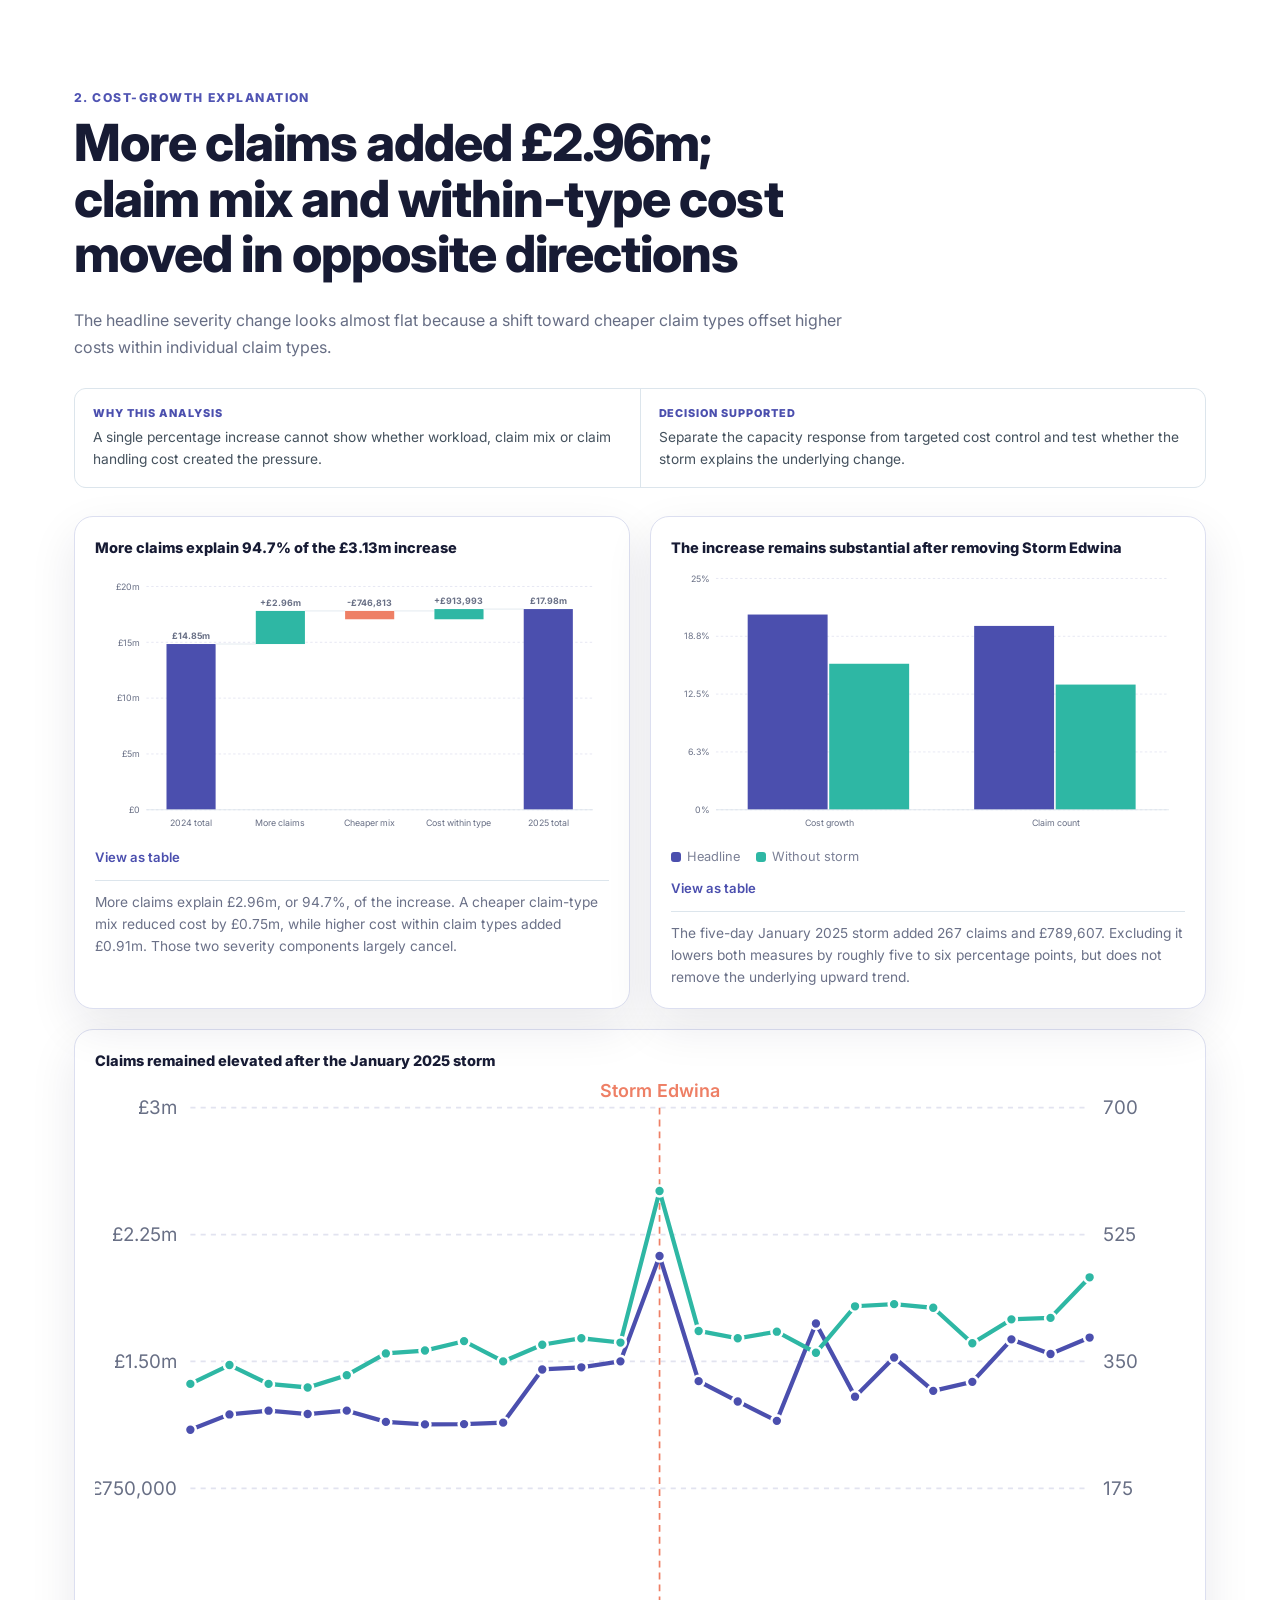
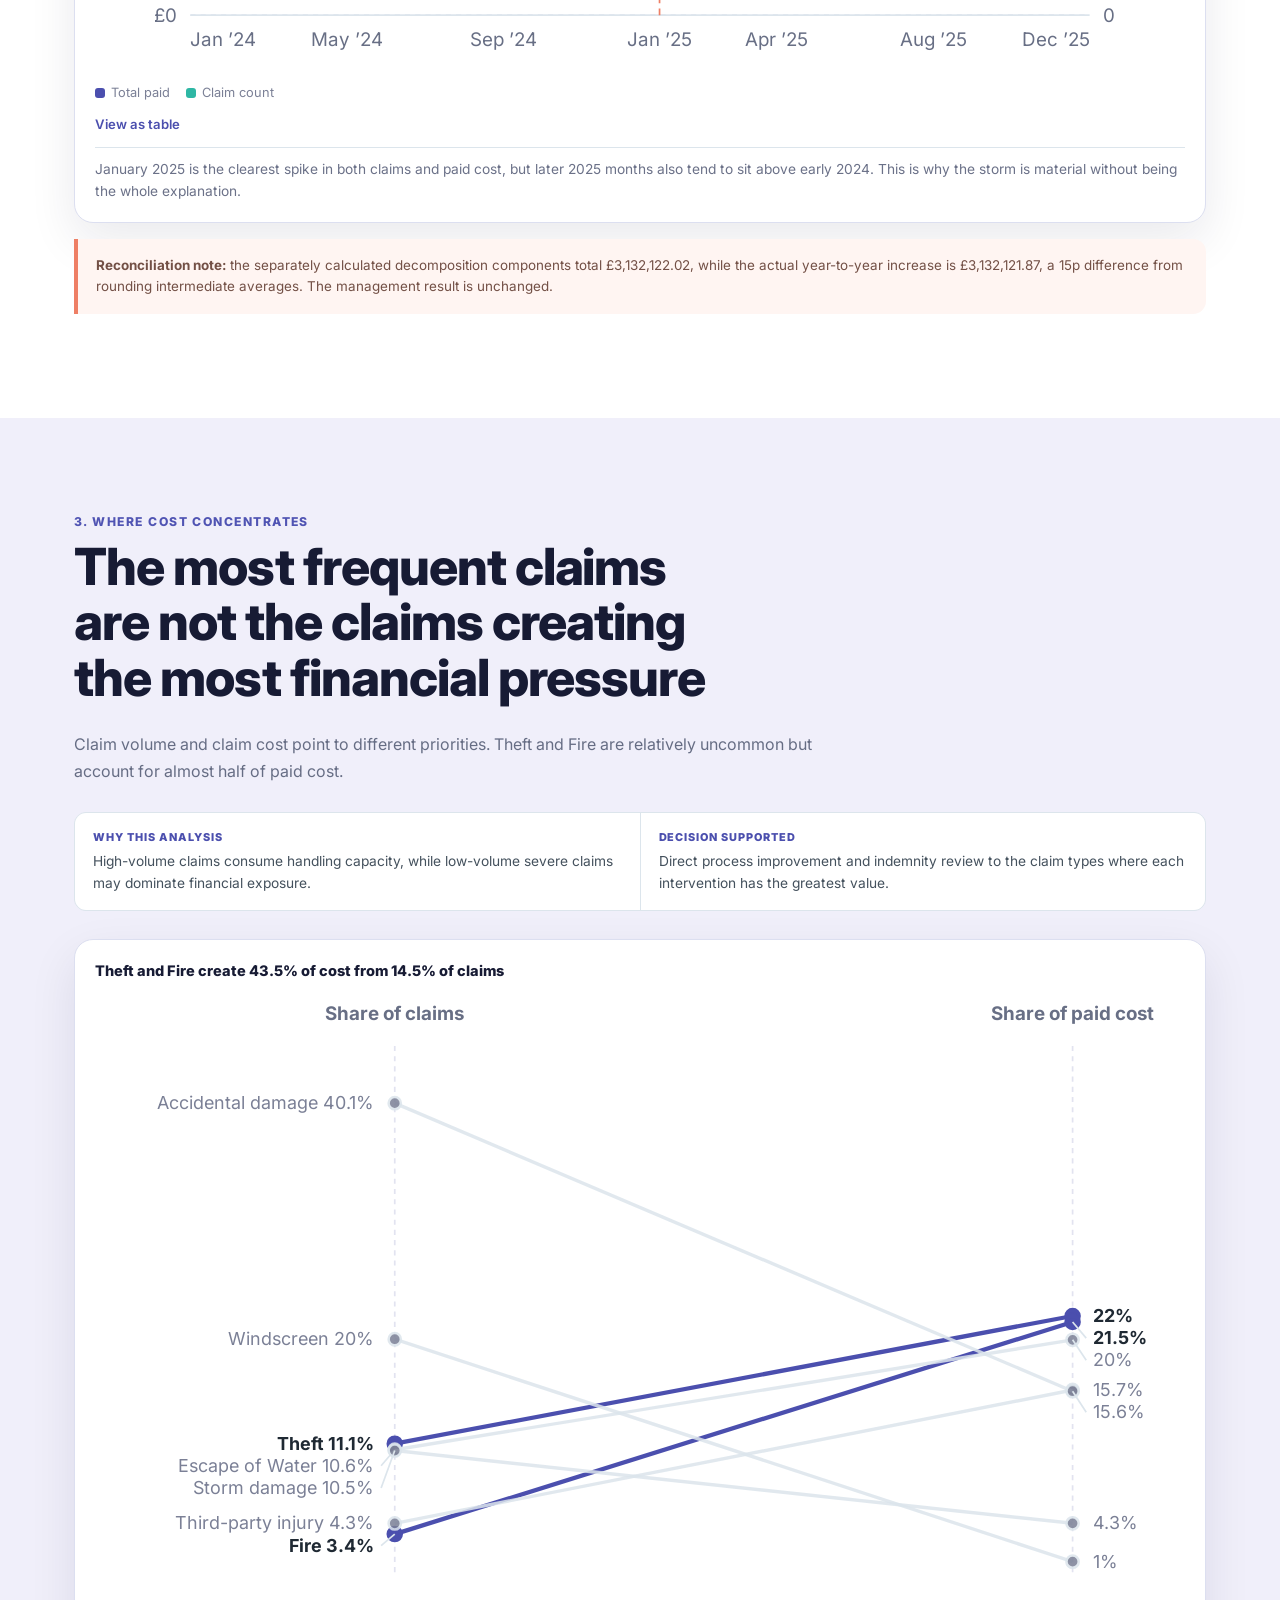
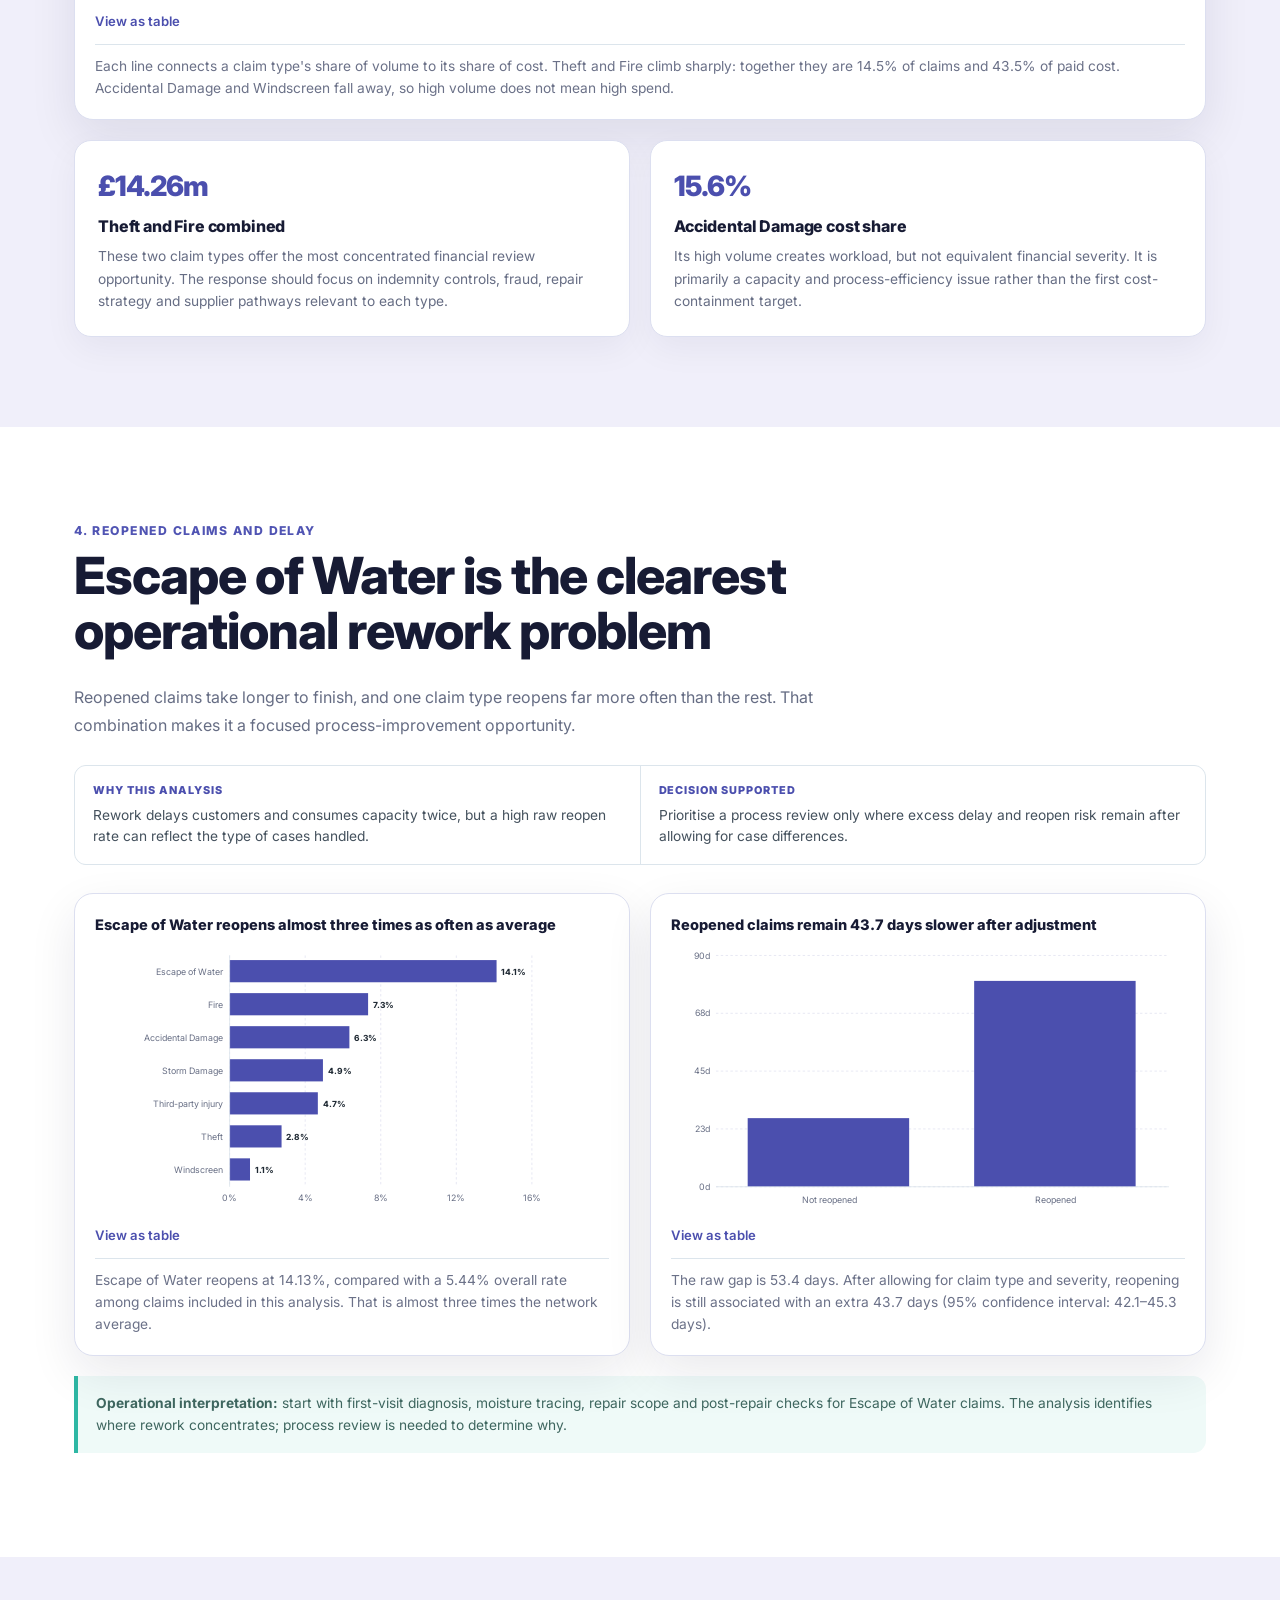
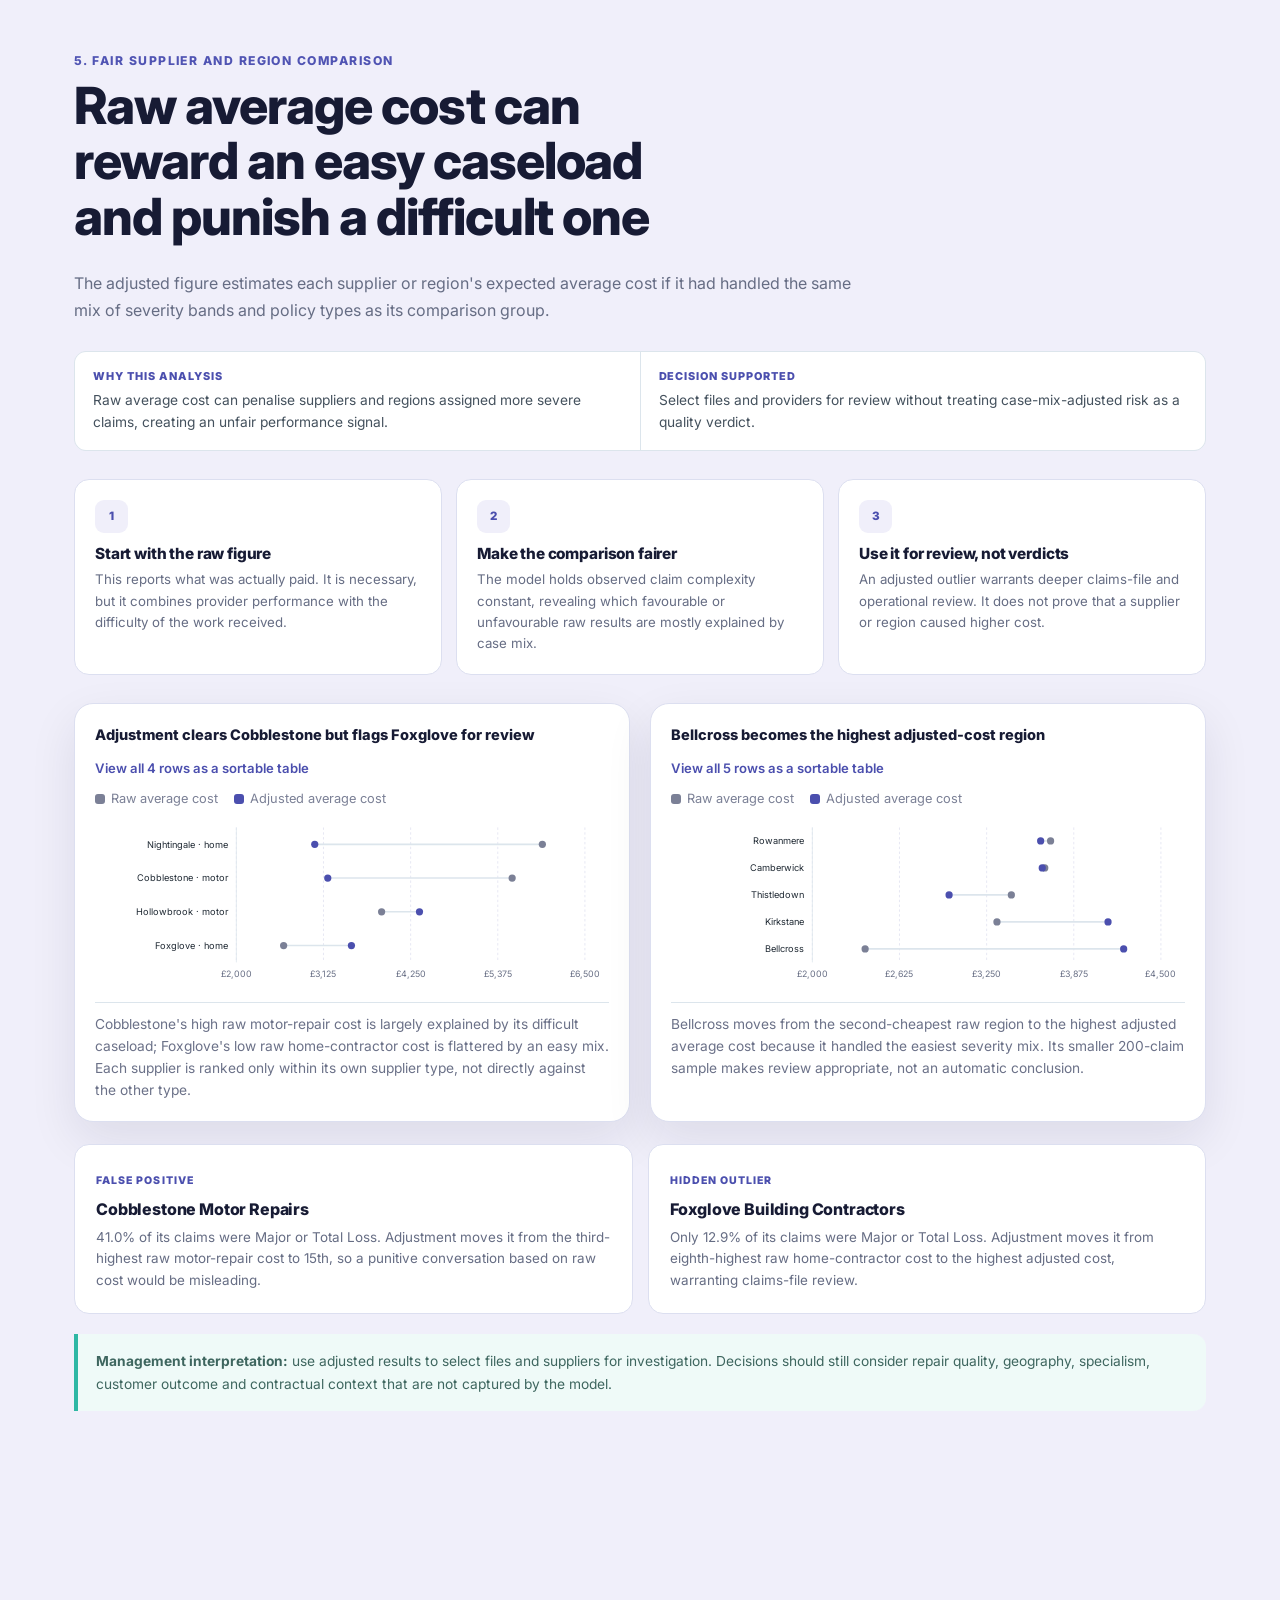
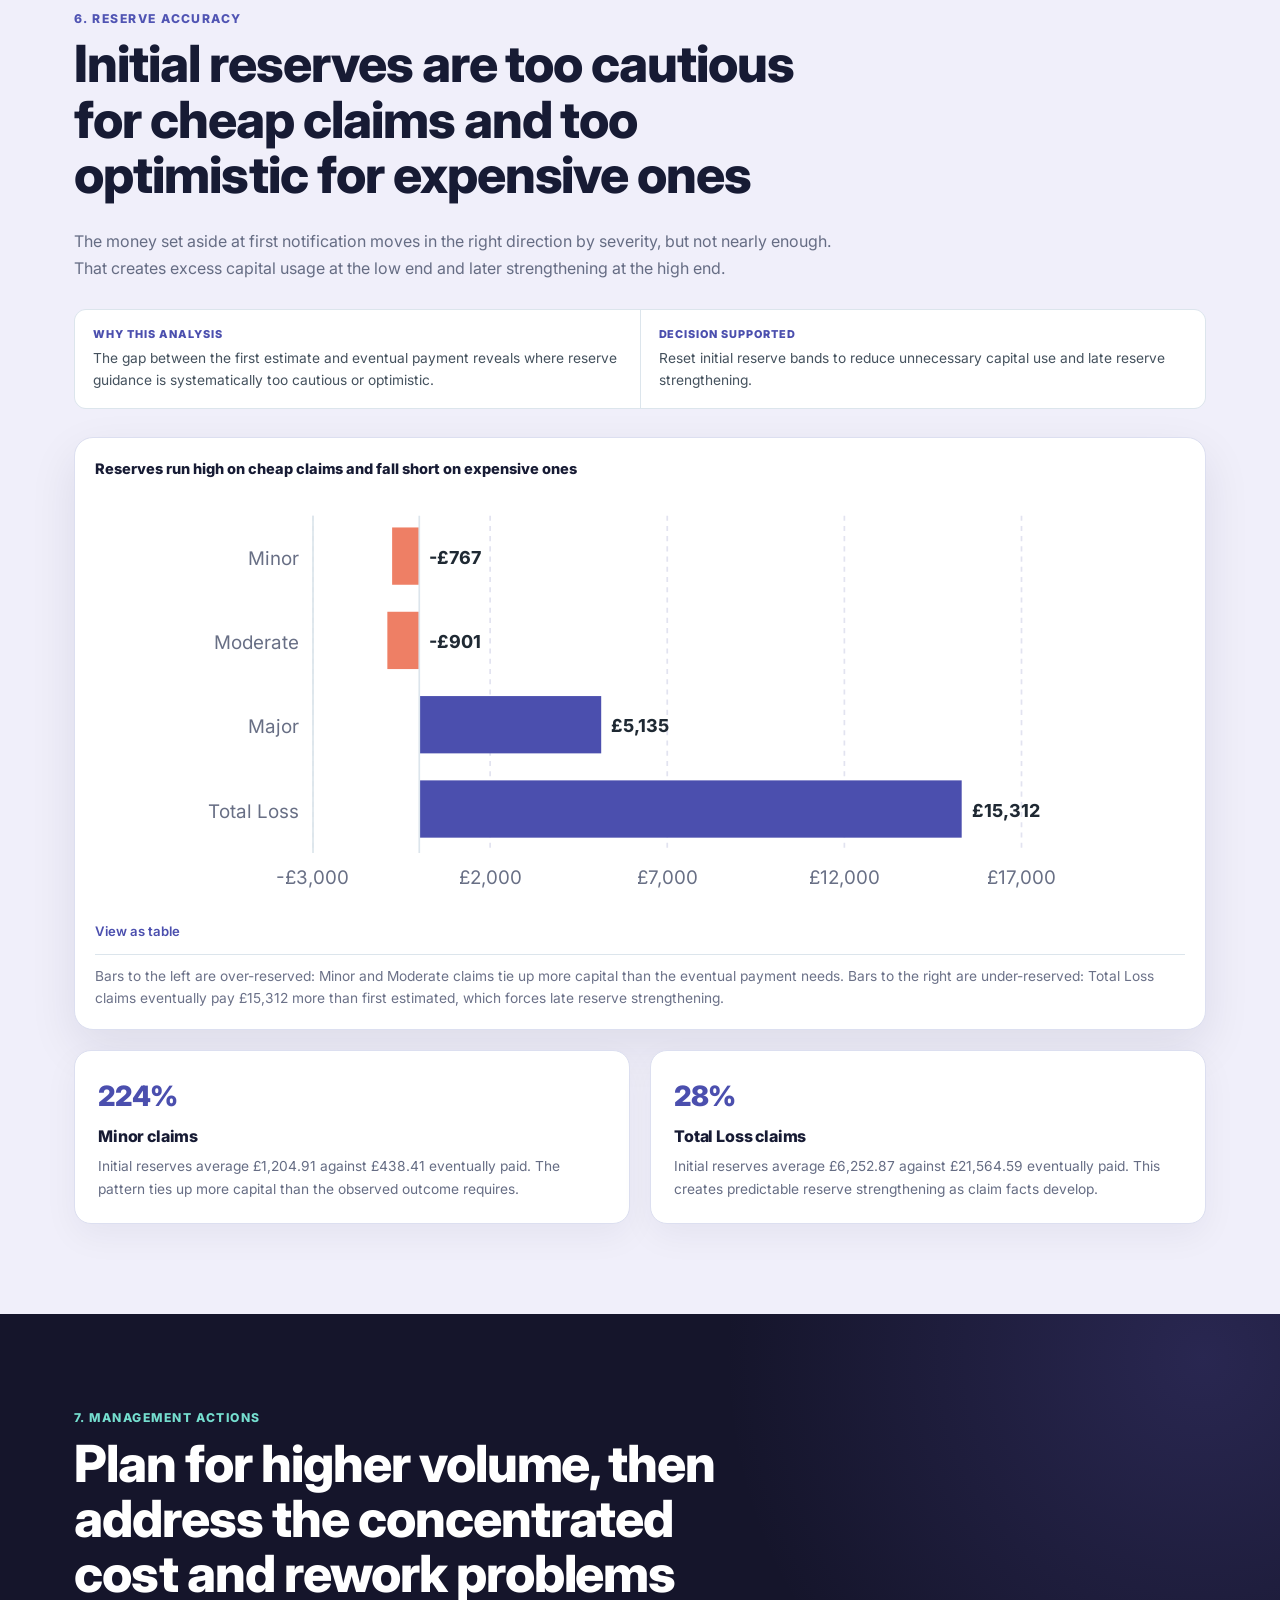
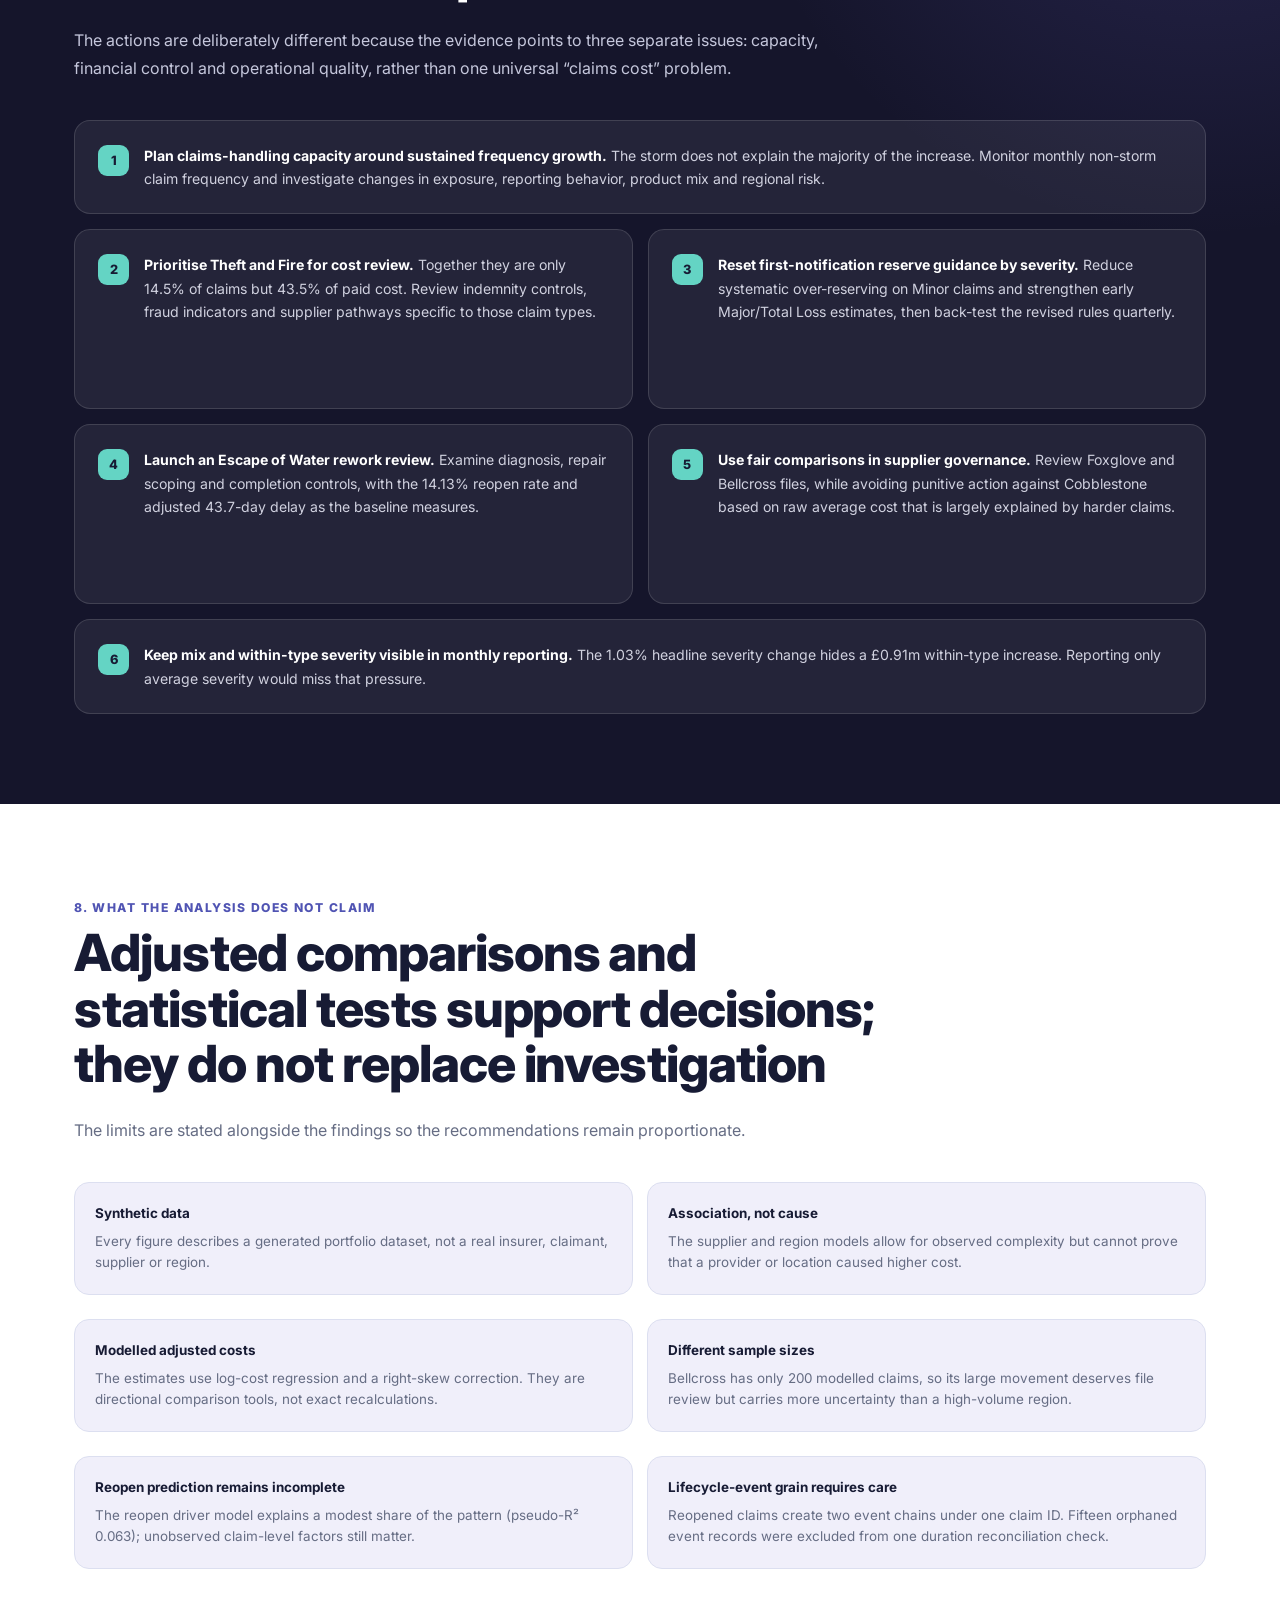
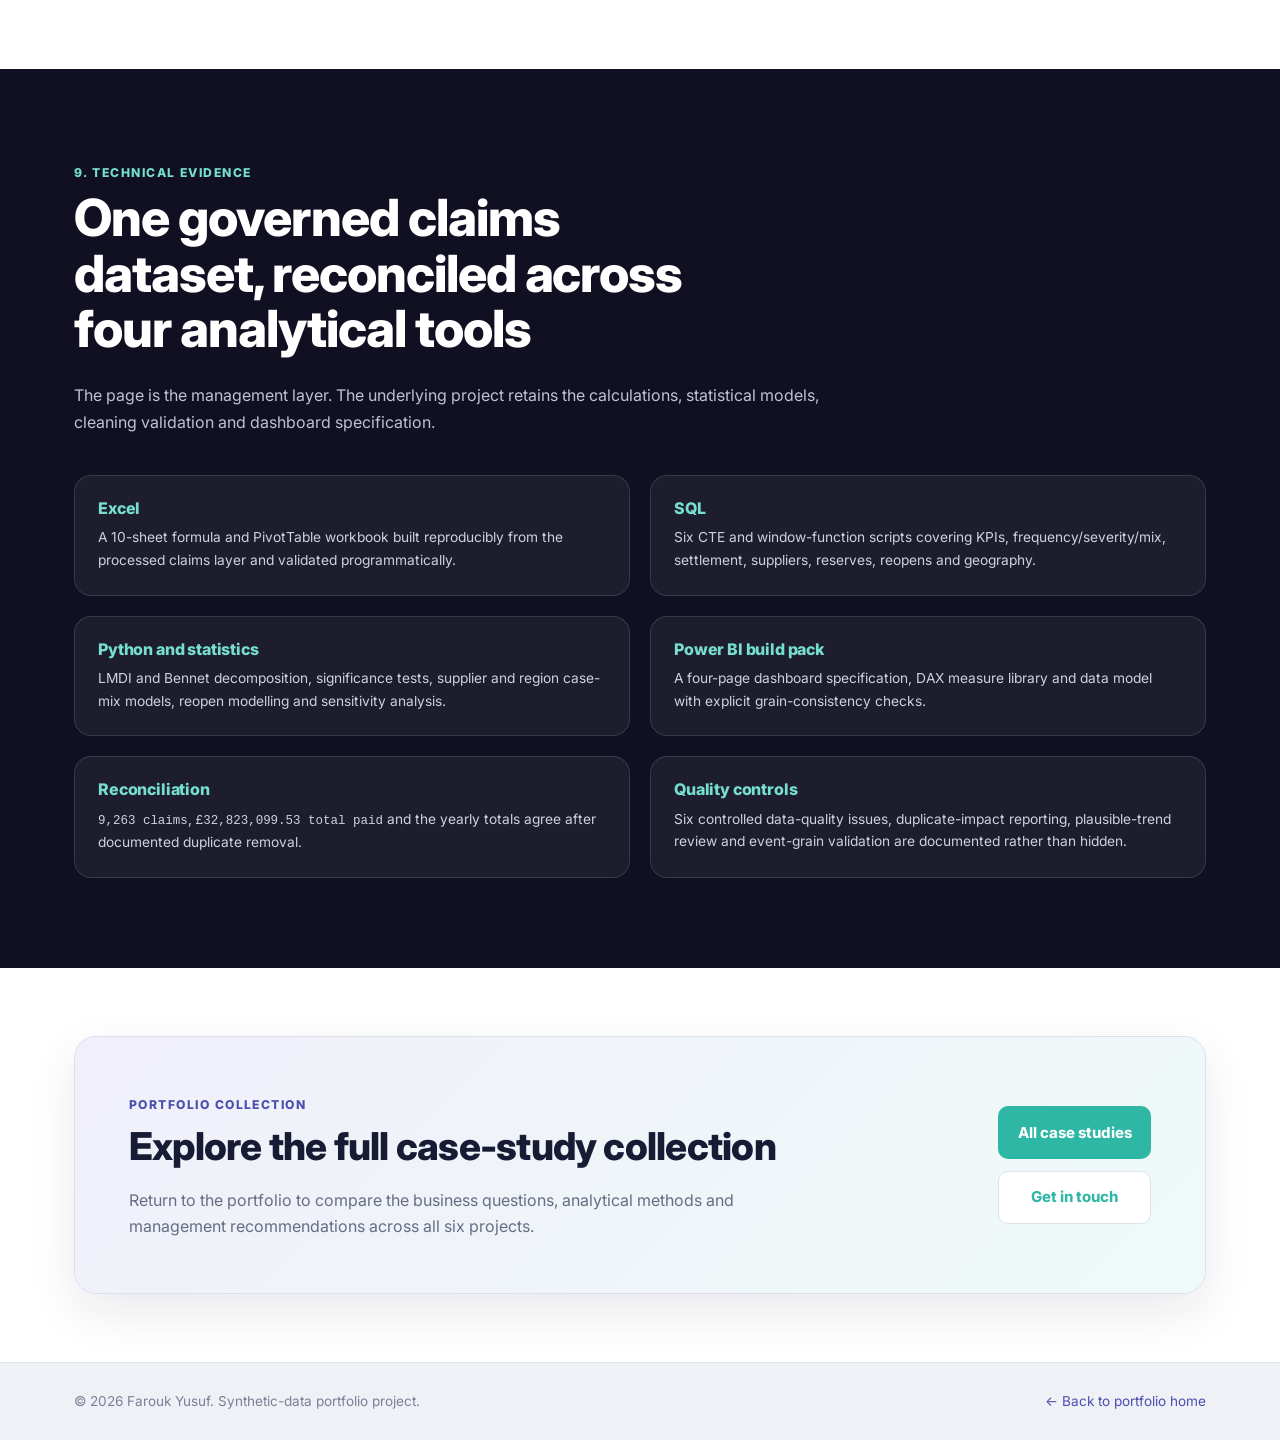
<file: case-studies/albion.html>
<!doctype html>
<html lang="en">
<head>
<meta charset="utf-8">
<meta name="viewport" content="width=device-width, initial-scale=1">
<title>Albion General Insurance Case Study — Farouk Yusuf</title>
<meta name="description" content="A decision-focused insurance analytics case study explaining claims-cost growth, reserve accuracy, reopened claims and fair supplier comparisons.">
<link rel="preconnect" href="https://fonts.googleapis.com">
<link rel="preconnect" href="https://fonts.gstatic.com" crossorigin>
<link href="https://fonts.googleapis.com/css2?family=Inter:wght@400;500;600;700;800&display=swap" rel="stylesheet">
<link rel="stylesheet" href="../assets/css/tokens.css">
<link rel="stylesheet" href="../assets/css/base.css">
<link rel="stylesheet" href="../assets/css/layout.css">
<link rel="stylesheet" href="../assets/css/components.css">
<link rel="stylesheet" href="../assets/css/charts.css">
<link rel="stylesheet" href="../assets/css/case-study.css">
<link rel="stylesheet" href="../assets/css/albion.css">
<link rel="icon" href="data:image/svg+xml,%3Csvg xmlns='http://www.w3.org/2000/svg' viewBox='0 0 100 100'%3E%3Crect width='100' height='100' rx='20' fill='%231f374d'/%3E%3Ctext x='50' y='68' font-size='58' font-family='Arial' font-weight='bold' fill='white' text-anchor='middle'%3EFY%3C/text%3E%3C/svg%3E">
</head>
<body class="albion-case-study">

<div class="disclaimer-strip">Independent portfolio project · synthetic insurance data · detailed disclaimer below.</div>

<header class="site-header">
  <div class="container nav">
    <a href="../index.html" class="brand"><span class="brand-mark">FY</span>Farouk Yusuf</a>
    <button class="nav-toggle" aria-label="Toggle navigation"><span></span><span></span><span></span></button>
    <ul class="nav-links">
      <li><a href="../index.html#case-studies">Case Studies</a></li>
      <li><a href="../index.html#skills">Skills</a></li>
      <li><a href="../index.html#about">About</a></li>
      <li><a href="../index.html#contact" class="nav-cta">Contact</a></li>
    </ul>
  </div>
</header>

<section class="cs-hero">
  <div class="container">
    <div class="cs-breadcrumb"><a href="../index.html">Home</a> / Case Studies / Albion General Insurance</div>
    <div class="albion-hero-grid">
      <div class="case-hero-copy">
        <div class="case-hero-meta"><span class="eyebrow">Insurance operations</span><span class="case-status">End-to-end analysis</span></div>
        <h1>Why did claims cost rise by £3.13m?</h1>
        <p class="case-question"><span>Business question</span>Is Albion paying more because more claims are happening, because each claim costs more, or because the mix of claims has shifted? And where should Claims Operations act?</p>
        <p class="cs-sub">I analysed two years of synthetic policy, claim, payment, reserve, supplier and lifecycle-event data. The work decomposes the increase exactly enough for management decisions, then follows the pressure into high-cost claim types, under-reserving, reopened claims and fair supplier comparisons.</p>
        <div class="hero-ctas"><a class="btn btn-primary" href="#findings">See the answer <span aria-hidden="true">↓</span></a><a class="btn btn-secondary" href="#recommendations">Management actions</a></div>
      </div>
      <aside class="project-brief" aria-label="Project brief">
        <span class="eyebrow">Project brief</span>
        <dl class="brief-stats">
          <div><dt>Period</dt><dd>24 months</dd></div>
          <div><dt>Claims</dt><dd>9,263</dd></div>
          <div><dt>Policies</dt><dd>25,000</dd></div>
          <div><dt>Suppliers</dt><dd>30</dd></div>
        </dl>
        <div class="brief-tools"><span>Excel</span><span>SQL</span><span>Python</span><span>Power BI</span></div>
        <p class="brief-outcome"><strong>Main conclusion:</strong> 94.7% of the £3.13m increase is explained by more claims. Average cost per claim barely changed overall, but that headline hides genuine within-type inflation offset by a shift toward cheaper claim types.</p>
      </aside>
    </div>
  </div>
</section>

<div class="container">
  <div class="disclaimer-box">
    <span class="dot">i</span>
    <div><strong>Synthetic-data disclaimer:</strong> Albion General Insurance is a fictional insurer. Every policy, claim, claimant, supplier, region and figure was generated for portfolio purposes. No person is identifiable or scored, and no result should be read as describing a real insurer or service provider.</div>
  </div>
</div>

<div class="case-nav-shell">
  <nav class="container anchor-nav" aria-label="Case study sections">
    <span>Explore</span>
    <a href="#findings">Start here</a><a href="#context">The data</a><a href="#growth">Cost growth</a><a href="#costfocus">Cost focus</a><a href="#operations">Rework</a><a href="#fairness">Fair comparison</a><a href="#reserves">Reserves</a><a href="#recommendations">Actions</a><a href="#technical">Evidence</a>
  </nav>
</div>

<section id="findings">
  <div class="container">
    <div class="section-head">
      <span class="eyebrow">Read this first</span>
      <h2>The claims bill rose mainly on 837 extra claims, while the typical claim cost held roughly steady</h2>
      <p>The £3.13m increase combines a dominant volume effect with two smaller forces that almost cancel each other. Separating them changes the management response.</p>
    </div>

    <div class="story-panel">
      <span class="eyebrow">The story in four questions</span>
      <h3>From a 21.1% headline increase to specific operational decisions</h3>
      <div class="story-steps">
        <article class="story-step"><span>1</span><strong>What changed?</strong><p>Total paid rose from £14.85m to £17.98m as claim count increased from 4,213 to 5,050.</p></article>
        <article class="story-step"><span>2</span><strong>Was each claim much more expensive?</strong><p>No clear evidence. Average paid rose only 1.03%, from £3,523.73 to £3,559.92, and the difference was not statistically significant.</p></article>
        <article class="story-step"><span>3</span><strong>Did one storm explain the rise?</strong><p>Only partly. Removing Storm Edwina reduces cost growth to 15.78%, so a substantial underlying increase remains.</p></article>
        <article class="story-step"><span>4</span><strong>Where can operations act?</strong><p>High-cost Theft and Fire claims, inaccurate Major/Total Loss reserves, and reopened Escape of Water claims are the clearest levers.</p></article>
      </div>
      <div class="plain-answer"><span>Clear answer</span><p><strong>Treat this first as a claims-volume problem.</strong> Plan enough handling capacity for the underlying increase, investigate what is driving non-storm frequency, and separately target the smaller but actionable cost and rework problems revealed deeper in the data.</p></div>
    </div>

    <div class="kpi-grid">
      <div class="kpi-tile"><span class="kpi-num">£14.85m → £17.98m</span><span class="kpi-lbl">Total paid from 2024 to 2025, an increase of £3.13m or 21.10%</span></div>
      <div class="kpi-tile"><span class="kpi-num">+837 claims</span><span class="kpi-lbl">Claim count increased 19.87%, from 4,213 to 5,050</span></div>
      <div class="kpi-tile"><span class="kpi-num">94.7%</span><span class="kpi-lbl">Of the cost increase explained by the frequency effect</span></div>
      <div class="kpi-tile"><span class="kpi-num">+43.7 days</span><span class="kpi-lbl">Adjusted settlement delay associated with a reopened claim</span></div>
    </div>
  </div>
</section>

<section id="context">
  <div class="container">
    <div class="section-head">
      <span class="eyebrow">1. The decision and data</span>
      <h2>Three simple terms explain the claims-cost story</h2>
      <p>Total claims cost is driven by how many claims occur, what kinds of claims they are, and how much each kind costs. The analysis keeps those effects separate.</p>
    </div>

    <div class="metric-explainer">
      <article><span>F</span><h3>Frequency</h3><p>How many claims occur relative to the policy book. Albion had the same 25,000-policy base in both years, so the 19.87% frequency increase is also the increase in claim count.</p></article>
      <article><span>S</span><h3>Severity</h3><p>The average amount paid per claim. A 1.03% increase means the typical claim did not become materially more expensive at the headline level.</p></article>
      <article><span>M</span><h3>Mix</h3><p>The proportions of different claim types. A year with more Windscreen claims and fewer Fire claims can have a lower average cost even if each type becomes dearer.</p></article>
    </div>

    <div class="context-grid">
      <article class="context-card"><h3>Coverage</h3><p>January 2024 to December 2025: 25,000 policies, 9,263 cleaned claims, 30 suppliers, 10 regions, seven claim types and four severity bands.</p></article>
      <article class="context-card"><h3>Operational evidence</h3><p>Claims were linked to 18,216 payments, 54,442 lifecycle events, reserve movements and 458 reopen records so cost, timing and rework could be analysed together.</p></article>
      <article class="context-card"><h3>Fairness rule</h3><p>No supplier or region was judged from raw average cost alone. The comparison also allowed for severity and policy-type differences in the claims each one handled.</p></article>
      <article class="context-card"><h3>Data-quality rule</h3><p>111 duplicate claim rows were removed. The £407,785.73 attached to those duplicates explains why the raw and cleaned paid totals initially differed; no legitimate claims were lost.</p></article>
    </div>
  </div>
</section>

<section id="growth">
  <div class="container">
    <div class="section-head">
      <span class="eyebrow">2. Cost-growth explanation</span>
      <h2>More claims added £2.96m; claim mix and within-type cost moved in opposite directions</h2>
      <p>The headline severity change looks almost flat because a shift toward cheaper claim types offset higher costs within individual claim types.</p>
    </div>

    <div class="analysis-purpose"><div><strong>Why this analysis</strong><p>A single percentage increase cannot show whether workload, claim mix or claim handling cost created the pressure.</p></div><div><strong>Decision supported</strong><p>Separate the capacity response from targeted cost control and test whether the storm explains the underlying change.</p></div></div>

    <div class="analysis-grid">
      <div class="chart-block">
        <div class="chart-head"><span class="chart-title">More claims explain 94.7% of the £3.13m increase</span></div>
        <div data-chart="growth-waterfall-data" data-chart-type="waterfall"></div>
        <script type="application/json" id="growth-waterfall-data">{"steps":[{"label":"2024 total","value":14845488.83,"isTotal":true},{"label":"More claims","value":2964941.56},{"label":"Cheaper mix","value":-746812.57},{"label":"Cost within type","value":913993.03},{"label":"2025 total","value":17977610.70,"isTotal":true}],"options":{"valueFormat":"gbp","height":340}}</script>
        <div class="chart-caption">More claims explain £2.96m, or 94.7%, of the increase. A cheaper claim-type mix reduced cost by £0.75m, while higher cost within claim types added £0.91m. Those two severity components largely cancel.</div>
      </div>

      <div class="chart-block">
        <div class="chart-head"><span class="chart-title">The increase remains substantial after removing Storm Edwina</span></div>
        <div data-chart="storm-sensitivity-data" data-chart-type="bar"></div>
        <script type="application/json" id="storm-sensitivity-data">{"categories":["Cost growth","Claim count"],"series":[{"label":"Headline","values":[21.10,19.87]},{"label":"Without storm","values":[15.78,13.53]}],"options":{"valueFormat":"percent","categoryLabel":"Measure","maxValue":25,"height":340}}</script>
        <div class="chart-caption">The five-day January 2025 storm added 267 claims and £789,607. Excluding it lowers both measures by roughly five to six percentage points, but does not remove the underlying upward trend.</div>
      </div>
    </div>

    <div class="chart-block" style="margin-top:20px;">
      <div class="chart-head"><span class="chart-title">Claims remained elevated after the January 2025 storm</span></div>
      <div data-chart="monthly-trend-data" data-chart-type="line"></div>
      <script type="application/json" id="monthly-trend-data">{"xLabels":["Jan 2024","Feb 2024","Mar 2024","Apr 2024","May 2024","Jun 2024","Jul 2024","Aug 2024","Sep 2024","Oct 2024","Nov 2024","Dec 2024","Jan 2025","Feb 2025","Mar 2025","Apr 2025","May 2025","Jun 2025","Jul 2025","Aug 2025","Sep 2025","Oct 2025","Nov 2025","Dec 2025"],"series":[{"label":"Total paid","values":[1096377.44,1186609.06,1208793.19,1188932.93,1208883.44,1142469.31,1127824.75,1129484.92,1138223.63,1452230.01,1465212.79,1500447.36,2123255.00,1383244.40,1262943.46,1148816.76,1724143.16,1291525.50,1523091.09,1325935.66,1379318.42,1630358.75,1543879.70,1641098.80],"valueFormat":"gbp","maxValue":3000000},{"label":"Claim count","values":[319,345,319,314,331,361,365,378,350,373,382,376,585,392,382,391,362,426,429,424,375,408,410,466],"valueFormat":"number","axis":"secondary","maxValue":700}],"options":{"annotations":[{"x":"Jan 2025","label":"Storm Edwina"}],"maxXTicks":7,"height":350,"xLabel":"Month"}}</script>
      <div class="chart-caption">January 2025 is the clearest spike in both claims and paid cost, but later 2025 months also tend to sit above early 2024. This is why the storm is material without being the whole explanation.</div>
    </div>

    <p class="rounding-note"><strong>Reconciliation note:</strong> the separately calculated decomposition components total £3,132,122.02, while the actual year-to-year increase is £3,132,121.87, a 15p difference from rounding intermediate averages. The management result is unchanged.</p>
  </div>
</section>

<section id="costfocus">
  <div class="container">
    <div class="section-head">
      <span class="eyebrow">3. Where cost concentrates</span>
      <h2>The most frequent claims are not the claims creating the most financial pressure</h2>
      <p>Claim volume and claim cost point to different priorities. Theft and Fire are relatively uncommon but account for almost half of paid cost.</p>
    </div>

    <div class="analysis-purpose"><div><strong>Why this analysis</strong><p>High-volume claims consume handling capacity, while low-volume severe claims may dominate financial exposure.</p></div><div><strong>Decision supported</strong><p>Direct process improvement and indemnity review to the claim types where each intervention has the greatest value.</p></div></div>

    <div class="chart-block">
      <div class="chart-head"><span class="chart-title">Theft and Fire create 43.5% of cost from 14.5% of claims</span></div>
      <div data-chart="claim-type-data" data-chart-type="slopegraph"></div>
      <script type="application/json" id="claim-type-data">{"rows":[{"label":"Theft","left":11.10,"right":21.98},{"label":"Fire","left":3.39,"right":21.47},{"label":"Escape of Water","left":10.58,"right":19.95},{"label":"Third-party injury","left":4.30,"right":15.67},{"label":"Accidental damage","left":40.12,"right":15.57},{"label":"Storm damage","left":10.51,"right":4.31},{"label":"Windscreen","left":20.00,"right":1.04}],"options":{"valueFormat":"percent","leftLabel":"Share of claims","rightLabel":"Share of paid cost","categoryLabel":"Claim type","emphasis":["Theft","Fire"],"maxValue":45,"height":360}}</script>
      <div class="chart-caption">Each line connects a claim type's share of volume to its share of cost. Theft and Fire climb sharply: together they are 14.5% of claims and 43.5% of paid cost. Accidental Damage and Windscreen fall away, so high volume does not mean high spend.</div>
    </div>

    <div class="cost-grid" style="margin-top:20px;">
      <article class="insight-card"><span>£14.26m</span><h3>Theft and Fire combined</h3><p>These two claim types offer the most concentrated financial review opportunity. The response should focus on indemnity controls, fraud, repair strategy and supplier pathways relevant to each type.</p></article>
      <article class="insight-card"><span>15.6%</span><h3>Accidental Damage cost share</h3><p>Its high volume creates workload, but not equivalent financial severity. It is primarily a capacity and process-efficiency issue rather than the first cost-containment target.</p></article>
    </div>
  </div>
</section>

<section id="operations">
  <div class="container">
    <div class="section-head">
      <span class="eyebrow">4. Reopened claims and delay</span>
      <h2>Escape of Water is the clearest operational rework problem</h2>
      <p>Reopened claims take longer to finish, and one claim type reopens far more often than the rest. That combination makes it a focused process-improvement opportunity.</p>
    </div>

    <div class="analysis-purpose"><div><strong>Why this analysis</strong><p>Rework delays customers and consumes capacity twice, but a high raw reopen rate can reflect the type of cases handled.</p></div><div><strong>Decision supported</strong><p>Prioritise a process review only where excess delay and reopen risk remain after allowing for case differences.</p></div></div>

    <div class="analysis-grid">
      <div class="chart-block">
        <div class="chart-head"><span class="chart-title">Escape of Water reopens almost three times as often as average</span></div>
        <div data-chart="reopen-rate-data" data-chart-type="bar"></div>
        <script type="application/json" id="reopen-rate-data">{"categories":["Escape of Water","Fire","Accidental Damage","Storm Damage","Third-party injury","Theft","Windscreen"],"series":[{"label":"Reopen rate","values":[14.13,7.33,6.34,4.94,4.67,2.75,1.08]}],"options":{"horizontal":true,"valueFormat":"percent","categoryLabel":"Claim type","maxValue":16,"height":340}}</script>
        <div class="chart-caption">Escape of Water reopens at 14.13%, compared with a 5.44% overall rate among claims included in this analysis. That is almost three times the network average.</div>
      </div>

      <div class="chart-block">
        <div class="chart-head"><span class="chart-title">Reopened claims remain 43.7 days slower after adjustment</span></div>
        <div data-chart="reopen-duration-data" data-chart-type="bar"></div>
        <script type="application/json" id="reopen-duration-data">{"categories":["Not reopened","Reopened"],"series":[{"label":"Average settlement duration","values":[26.7,80.1]}],"options":{"valueFormat":"days","categoryLabel":"Claim status","maxValue":90,"height":340}}</script>
        <div class="chart-caption">The raw gap is 53.4 days. After allowing for claim type and severity, reopening is still associated with an extra 43.7 days (95% confidence interval: 42.1–45.3 days).</div>
      </div>
    </div>

    <p class="interpretation-note"><strong>Operational interpretation:</strong> start with first-visit diagnosis, moisture tracing, repair scope and post-repair checks for Escape of Water claims. The analysis identifies where rework concentrates; process review is needed to determine why.</p>
  </div>
</section>

<section id="fairness">
  <div class="container">
    <div class="section-head">
      <span class="eyebrow">5. Fair supplier and region comparison</span>
      <h2>Raw average cost can reward an easy caseload and punish a difficult one</h2>
      <p>The adjusted figure estimates each supplier or region's expected average cost if it had handled the same mix of severity bands and policy types as its comparison group.</p>
    </div>

    <div class="analysis-purpose"><div><strong>Why this analysis</strong><p>Raw average cost can penalise suppliers and regions assigned more severe claims, creating an unfair performance signal.</p></div><div><strong>Decision supported</strong><p>Select files and providers for review without treating case-mix-adjusted risk as a quality verdict.</p></div></div>

    <div class="metric-explainer">
      <article><span>1</span><h3>Start with the raw figure</h3><p>This reports what was actually paid. It is necessary, but it combines provider performance with the difficulty of the work received.</p></article>
      <article><span>2</span><h3>Make the comparison fairer</h3><p>The model holds observed claim complexity constant, revealing which favourable or unfavourable raw results are mostly explained by case mix.</p></article>
      <article><span>3</span><h3>Use it for review, not verdicts</h3><p>An adjusted outlier warrants deeper claims-file and operational review. It does not prove that a supplier or region caused higher cost.</p></article>
    </div>

    <div class="analysis-grid">
      <div class="chart-block">
        <div class="chart-head"><span class="chart-title">Adjustment clears Cobblestone but flags Foxglove for review</span></div>
        <div data-chart="supplier-fairness-data" data-chart-type="comparison"></div>
        <script type="application/json" id="supplier-fairness-data">{"rows":[{"label":"Nightingale · home","before":5950.68,"after":3012.14,"meta":{"type":"Home contractor","rank":"1 → 10","claims":188}},{"label":"Cobblestone · motor","before":5560.59,"after":3180.16,"meta":{"type":"Motor repairer","rank":"3 → 15","claims":222}},{"label":"Hollowbrook · motor","before":3875.33,"after":4364.36,"meta":{"type":"Motor repairer","rank":"4 → 1","claims":310}},{"label":"Foxglove · home","before":2610.44,"after":3485.73,"meta":{"type":"Home contractor","rank":"8 → 1","claims":225}}],"options":{"valueFormat":"gbp","beforeLabel":"Raw average cost","afterLabel":"Adjusted average cost","categoryLabel":"Supplier","minValue":2000,"maxValue":6500,"metaColumns":[{"key":"type","label":"Supplier type"},{"key":"rank","label":"Cost rank raw → adjusted"},{"key":"claims","label":"Claims","numeric":true,"format":"number"}]}}</script>
        <div class="chart-caption">Cobblestone's high raw motor-repair cost is largely explained by its difficult caseload; Foxglove's low raw home-contractor cost is flattered by an easy mix. Each supplier is ranked only within its own supplier type, not directly against the other type.</div>
      </div>

      <div class="chart-block">
        <div class="chart-head"><span class="chart-title">Bellcross becomes the highest adjusted-cost region</span></div>
        <div data-chart="region-fairness-data" data-chart-type="comparison"></div>
        <script type="application/json" id="region-fairness-data">{"rows":[{"label":"Rowanmere","before":3708.70,"after":3637.51,"meta":{"rank":"1 → 4","claims":716}},{"label":"Camberwick","before":3666.87,"after":3648.94,"meta":{"rank":"2 → 3","claims":1397}},{"label":"Thistledown","before":3427.27,"after":2980.73,"meta":{"rank":"4 → 10","claims":649}},{"label":"Kirkstane","before":3324.08,"after":4120.69,"meta":{"rank":"6 → 2","claims":503}},{"label":"Bellcross","before":2378.56,"after":4232.92,"meta":{"rank":"9 → 1","claims":200}}],"options":{"valueFormat":"gbp","beforeLabel":"Raw average cost","afterLabel":"Adjusted average cost","categoryLabel":"Region","minValue":2000,"maxValue":4500,"metaColumns":[{"key":"rank","label":"Cost rank raw → adjusted"},{"key":"claims","label":"Claims","numeric":true,"format":"number"}]}}</script>
        <div class="chart-caption">Bellcross moves from the second-cheapest raw region to the highest adjusted average cost because it handled the easiest severity mix. Its smaller 200-claim sample makes review appropriate, not an automatic conclusion.</div>
      </div>
    </div>

    <div class="comparison-cards">
      <article><span>False positive</span><h3>Cobblestone Motor Repairs</h3><p>41.0% of its claims were Major or Total Loss. Adjustment moves it from the third-highest raw motor-repair cost to 15th, so a punitive conversation based on raw cost would be misleading.</p></article>
      <article><span>Hidden outlier</span><h3>Foxglove Building Contractors</h3><p>Only 12.9% of its claims were Major or Total Loss. Adjustment moves it from eighth-highest raw home-contractor cost to the highest adjusted cost, warranting claims-file review.</p></article>
    </div>

    <p class="interpretation-note"><strong>Management interpretation:</strong> use adjusted results to select files and suppliers for investigation. Decisions should still consider repair quality, geography, specialism, customer outcome and contractual context that are not captured by the model.</p>
  </div>
</section>

<section id="reserves">
  <div class="container">
    <div class="section-head">
      <span class="eyebrow">6. Reserve accuracy</span>
      <h2>Initial reserves are too cautious for cheap claims and too optimistic for expensive ones</h2>
      <p>The money set aside at first notification moves in the right direction by severity, but not nearly enough. That creates excess capital usage at the low end and later strengthening at the high end.</p>
    </div>

    <div class="analysis-purpose"><div><strong>Why this analysis</strong><p>The gap between the first estimate and eventual payment reveals where reserve guidance is systematically too cautious or optimistic.</p></div><div><strong>Decision supported</strong><p>Reset initial reserve bands to reduce unnecessary capital use and late reserve strengthening.</p></div></div>

    <div class="chart-block">
      <div class="chart-head"><span class="chart-title">Reserves run high on cheap claims and fall short on expensive ones</span></div>
      <div data-chart="reserve-data" data-chart-type="bar"></div>
      <script type="application/json" id="reserve-data">{"categories":["Minor","Moderate","Major","Total Loss"],"series":[{"label":"Eventual paid minus initial reserve","values":[-766.50,-901.24,5135.47,15311.72]}],"options":{"horizontal":true,"diverging":true,"valueFormat":"gbp","categoryLabel":"Severity band","minValue":-3000,"maxValue":17000,"height":250}}</script>
      <div class="chart-caption">Bars to the left are over-reserved: Minor and Moderate claims tie up more capital than the eventual payment needs. Bars to the right are under-reserved: Total Loss claims eventually pay £15,312 more than first estimated, which forces late reserve strengthening.</div>
    </div>

    <div class="cost-grid" style="margin-top:20px;">
      <article class="insight-card"><span>224%</span><h3>Minor claims</h3><p>Initial reserves average £1,204.91 against £438.41 eventually paid. The pattern ties up more capital than the observed outcome requires.</p></article>
      <article class="insight-card"><span>28%</span><h3>Total Loss claims</h3><p>Initial reserves average £6,252.87 against £21,564.59 eventually paid. This creates predictable reserve strengthening as claim facts develop.</p></article>
    </div>
  </div>
</section>

<section id="recommendations">
  <div class="container">
    <div class="section-head">
      <span class="eyebrow">7. Management actions</span>
      <h2>Plan for higher volume, then address the concentrated cost and rework problems</h2>
      <p>The actions are deliberately different because the evidence points to three separate issues: capacity, financial control and operational quality, rather than one universal “claims cost” problem.</p>
    </div>

    <ol class="rec-list">
      <li><strong>Plan claims-handling capacity around sustained frequency growth.</strong> The storm does not explain the majority of the increase. Monitor monthly non-storm claim frequency and investigate changes in exposure, reporting behavior, product mix and regional risk.</li>
      <li><strong>Prioritise Theft and Fire for cost review.</strong> Together they are only 14.5% of claims but 43.5% of paid cost. Review indemnity controls, fraud indicators and supplier pathways specific to those claim types.</li>
      <li><strong>Reset first-notification reserve guidance by severity.</strong> Reduce systematic over-reserving on Minor claims and strengthen early Major/Total Loss estimates, then back-test the revised rules quarterly.</li>
      <li><strong>Launch an Escape of Water rework review.</strong> Examine diagnosis, repair scoping and completion controls, with the 14.13% reopen rate and adjusted 43.7-day delay as the baseline measures.</li>
      <li><strong>Use fair comparisons in supplier governance.</strong> Review Foxglove and Bellcross files, while avoiding punitive action against Cobblestone based on raw average cost that is largely explained by harder claims.</li>
      <li><strong>Keep mix and within-type severity visible in monthly reporting.</strong> The 1.03% headline severity change hides a £0.91m within-type increase. Reporting only average severity would miss that pressure.</li>
    </ol>
  </div>
</section>

<section id="limitations">
  <div class="container">
    <div class="section-head">
      <span class="eyebrow">8. What the analysis does not claim</span>
      <h2>Adjusted comparisons and statistical tests support decisions; they do not replace investigation</h2>
      <p>The limits are stated alongside the findings so the recommendations remain proportionate.</p>
    </div>

    <ul class="limit-list">
      <li><strong>Synthetic data</strong>Every figure describes a generated portfolio dataset, not a real insurer, claimant, supplier or region.</li>
      <li><strong>Association, not cause</strong>The supplier and region models allow for observed complexity but cannot prove that a provider or location caused higher cost.</li>
      <li><strong>Modelled adjusted costs</strong>The estimates use log-cost regression and a right-skew correction. They are directional comparison tools, not exact recalculations.</li>
      <li><strong>Different sample sizes</strong>Bellcross has only 200 modelled claims, so its large movement deserves file review but carries more uncertainty than a high-volume region.</li>
      <li><strong>Reopen prediction remains incomplete</strong>The reopen driver model explains a modest share of the pattern (pseudo-R² 0.063); unobserved claim-level factors still matter.</li>
      <li><strong>Lifecycle-event grain requires care</strong>Reopened claims create two event chains under one claim ID. Fifteen orphaned event records were excluded from one duration reconciliation check.</li>
    </ul>
  </div>
</section>

<section id="technical">
  <div class="container">
    <div class="section-head">
      <span class="eyebrow">9. Technical evidence</span>
      <h2>One governed claims dataset, reconciled across four analytical tools</h2>
      <p>The page is the management layer. The underlying project retains the calculations, statistical models, cleaning validation and dashboard specification.</p>
    </div>

    <div class="evidence-grid">
      <article class="evidence-card"><h3>Excel</h3><p>A 10-sheet formula and PivotTable workbook built reproducibly from the processed claims layer and validated programmatically.</p></article>
      <article class="evidence-card"><h3>SQL</h3><p>Six CTE and window-function scripts covering KPIs, frequency/severity/mix, settlement, suppliers, reserves, reopens and geography.</p></article>
      <article class="evidence-card"><h3>Python and statistics</h3><p>LMDI and Bennet decomposition, significance tests, supplier and region case-mix models, reopen modelling and sensitivity analysis.</p></article>
      <article class="evidence-card"><h3>Power BI build pack</h3><p>A four-page dashboard specification, DAX measure library and data model with explicit grain-consistency checks.</p></article>
      <article class="evidence-card"><h3>Reconciliation</h3><p><code>9,263 claims</code>, <code>£32,823,099.53 total paid</code> and the yearly totals agree after documented duplicate removal.</p></article>
      <article class="evidence-card"><h3>Quality controls</h3><p>Six controlled data-quality issues, duplicate-impact reporting, plausible-trend review and event-grain validation are documented rather than hidden.</p></article>
    </div>
  </div>
</section>

<section class="case-next">
  <div class="container">
    <div class="case-next-card">
      <div><span class="eyebrow">Portfolio collection</span><h2>Explore the full case-study collection</h2><p>Return to the portfolio to compare the business questions, analytical methods and management recommendations across all six projects.</p></div>
      <div class="case-next-actions"><a class="btn btn-primary" href="../index.html#case-studies">All case studies</a><a class="btn btn-secondary" href="../index.html#contact">Get in touch</a></div>
    </div>
  </div>
</section>

<footer class="site-footer">
  <div class="container">
    <p>© 2026 Farouk Yusuf. Synthetic-data portfolio project.</p>
    <p><a href="../index.html">← Back to portfolio home</a></p>
  </div>
</footer>

<script src="../assets/js/nav.js"></script>
<script src="../assets/js/tooltip.js"></script>
<script src="../assets/js/charts.js"></script>
<script src="../assets/js/main.js"></script>
</body>
</html>
</file>
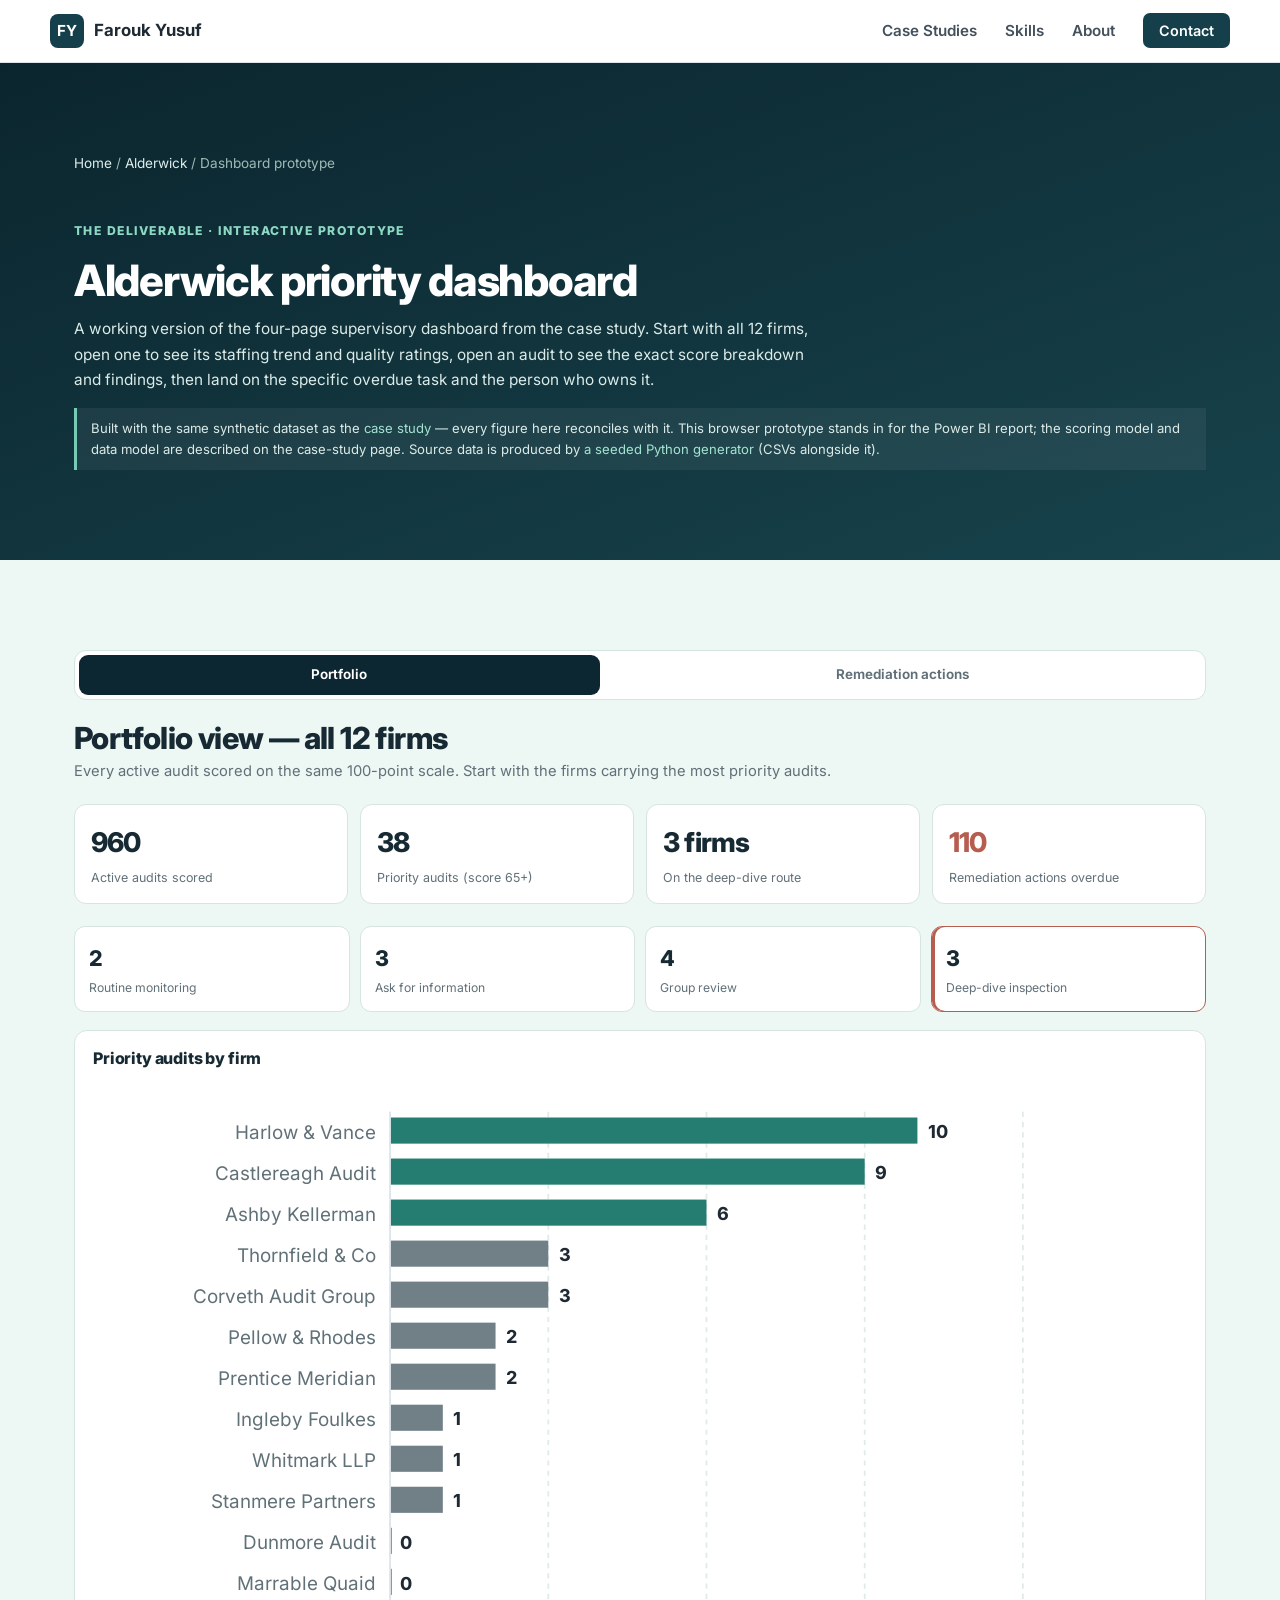
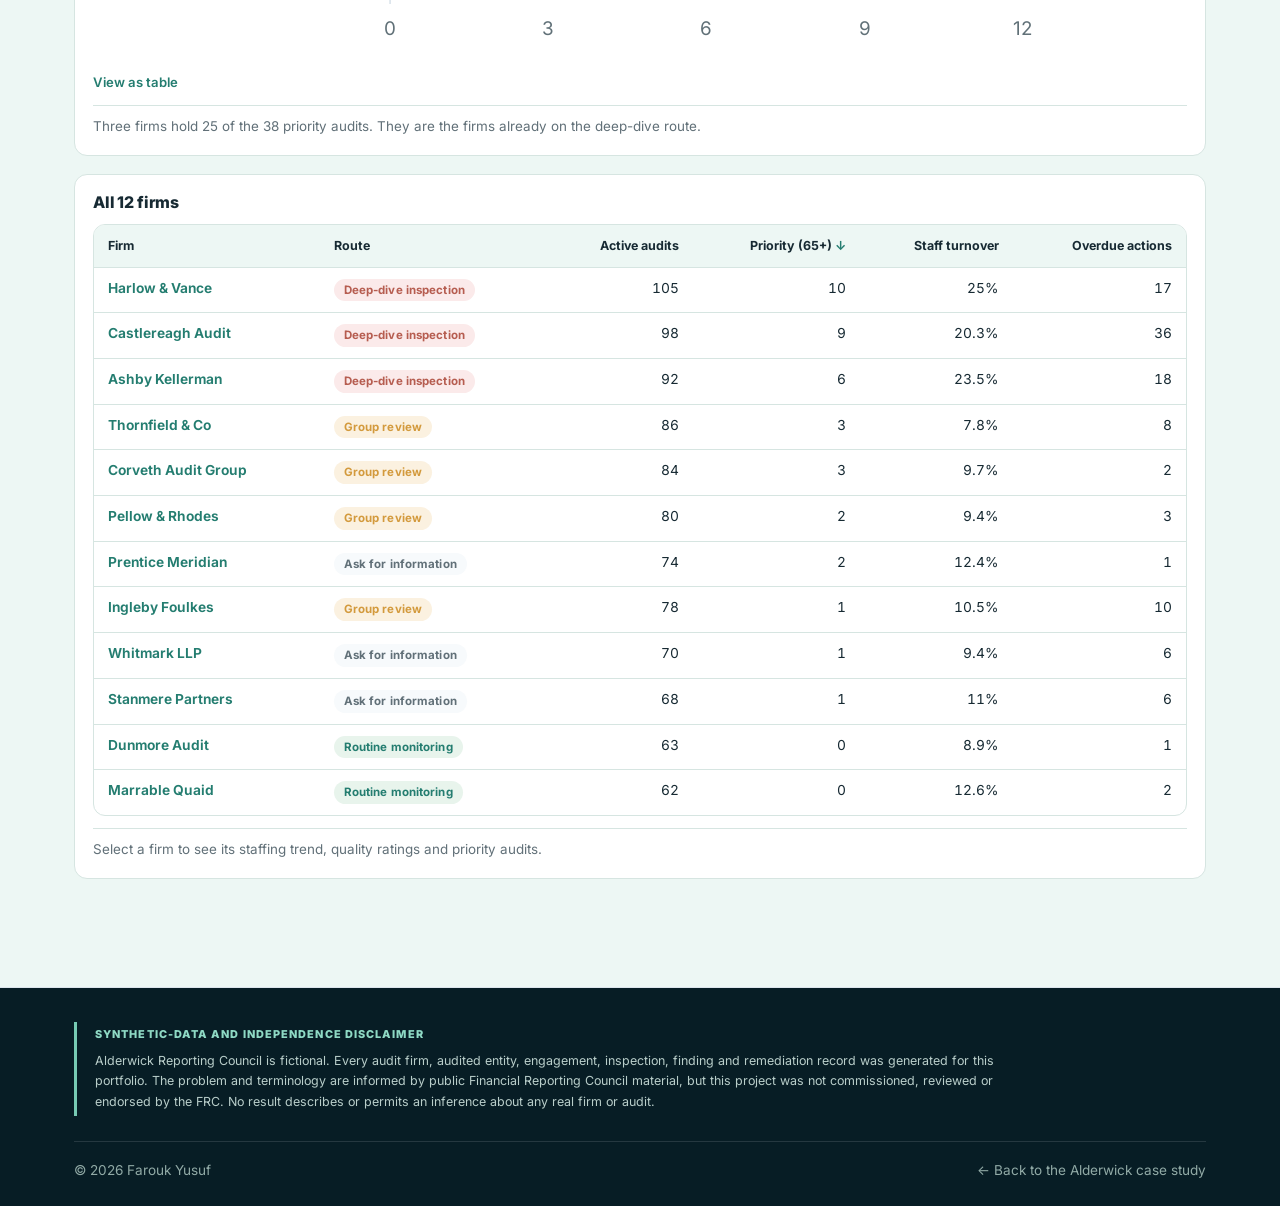
<file: case-studies/alderwick-dashboard.html>
<!doctype html>
<html lang="en">
<head>
<meta charset="utf-8">
<meta name="viewport" content="width=device-width, initial-scale=1">
<title>Alderwick Priority Dashboard — Farouk Yusuf</title>
<meta name="description" content="Interactive prototype of the Alderwick audit-supervision dashboard: drill from all 12 firms down to a single overdue remediation task.">
<link rel="preconnect" href="https://fonts.googleapis.com">
<link rel="preconnect" href="https://fonts.gstatic.com" crossorigin>
<link href="https://fonts.googleapis.com/css2?family=Inter:wght@400;500;600;700;800&display=swap" rel="stylesheet">
<link rel="stylesheet" href="../assets/css/tokens.css">
<link rel="stylesheet" href="../assets/css/base.css">
<link rel="stylesheet" href="../assets/css/layout.css">
<link rel="stylesheet" href="../assets/css/components.css">
<link rel="stylesheet" href="../assets/css/charts.css">
<link rel="stylesheet" href="../assets/css/case-study.css">
<link rel="stylesheet" href="../assets/css/alderwick.css">
<link rel="stylesheet" href="../assets/css/alderwick-v2.css">
<link rel="stylesheet" href="../assets/css/alderwick-dashboard.css">
<link rel="icon" href="data:image/svg+xml,%3Csvg xmlns='http://www.w3.org/2000/svg' viewBox='0 0 100 100'%3E%3Crect width='100' height='100' rx='20' fill='%23173f4a'/%3E%3Ctext x='50' y='68' font-size='58' font-family='Arial' font-weight='bold' fill='white' text-anchor='middle'%3EFY%3C/text%3E%3C/svg%3E">
</head>
<body class="alderwick-case-study">

<header class="site-header">
  <div class="container nav">
    <a href="../index.html" class="brand" aria-label="Farouk Yusuf, home"><span class="brand-mark">FY</span>Farouk Yusuf</a>
    <button class="nav-toggle" aria-label="Toggle navigation" aria-expanded="false" aria-controls="primary-navigation"><span></span><span></span><span></span></button>
    <ul class="nav-links" id="primary-navigation">
      <li><a href="../index.html#case-studies">Case Studies</a></li>
      <li><a href="../index.html#skills">Skills</a></li>
      <li><a href="../index.html#about">About</a></li>
      <li><a href="../index.html#contact" class="nav-cta">Contact</a></li>
    </ul>
  </div>
</header>

<main id="ald-dash" class="ald-dash">
  <section class="ald-dash-intro">
    <div class="container">
      <div class="cs-breadcrumb"><a href="../index.html">Home</a> / <a href="alderwick.html">Alderwick</a> / Dashboard prototype</div>
      <span class="eyebrow">The deliverable · interactive prototype</span>
      <h1>Alderwick priority dashboard</h1>
      <p>A working version of the four-page supervisory dashboard from the case study. Start with all 12 firms, open one to see its staffing trend and quality ratings, open an audit to see the exact score breakdown and findings, then land on the specific overdue task and the person who owns it.</p>
      <div class="ald-dash-note">Built with the same synthetic dataset as the <a href="alderwick.html">case study</a> — every figure here reconciles with it. This browser prototype stands in for the Power BI report; the scoring model and data model are described on the case-study page. Source data is produced by <a href="../assets/data/alderwick/generate.py">a seeded Python generator</a> (CSVs alongside it).</div>
    </div>
  </section>

  <section class="ald-dash-shell">
    <div class="container">
      <div id="ald-view" aria-live="polite"><p class="ald-empty">Loading dashboard…</p></div>
    </div>
  </section>
</main>

<footer class="site-footer alderwick-footer">
  <div class="container">
    <div class="footer-disclaimer">
      <span class="footer-disclaimer-label">Synthetic-data and independence disclaimer</span>
      <p>Alderwick Reporting Council is fictional. Every audit firm, audited entity, engagement, inspection, finding and remediation record was generated for this portfolio. The problem and terminology are informed by public Financial Reporting Council material, but this project was not commissioned, reviewed or endorsed by the FRC. No result describes or permits an inference about any real firm or audit.</p>
    </div>
    <div class="footer-bottom"><p>© 2026 Farouk Yusuf</p><p><a href="alderwick.html">← Back to the Alderwick case study</a></p></div>
  </div>
</footer>

<script type="application/json" id="ald-data">{"meta":{"generated":"2026-08-30","as_of":"2026-08-30","total_audits":2880,"active_audits":960,"priority_threshold":65,"weights":{"Current audit risk":40,"Firm staffing & quality":35,"Past inspections & fixes":15,"Market importance":10}},"legends":{"flags":["Goodwill or asset impairment risk","Partner involvement hours below plan","Multi-component group audit","Significant judgement in revenue recognition","Complex accounting estimates","Heavy reliance on client IT systems","Overdue remediation on this engagement","Audit team below planned staffing","Repeat finding from a prior inspection"],"sectors":["Banking","Insurance","Listed manufacturing","Retail group","Energy & utilities","Technology","Healthcare","Real estate","Public interest entity","Asset management"],"bands":["routine","ask","group","deep-dive"],"levels":["Low","Medium","High"]},"firms":[{"id":"F01","name":"Harlow & Vance","route":"deep-dive","supervisor":"Priya Raman","active_audits":105,"priority_audits":10,"staff_turnover":25.0,"partner_hours_per_audit":62,"chargeable_hours":1623,"open_findings":352,"capacity":[{"year":2023,"turnover":22.1,"chargeable":1605,"partner_hours":59,"headcount":405},{"year":2024,"turnover":23.9,"chargeable":1603,"partner_hours":65,"headcount":458},{"year":2025,"turnover":25.0,"chargeable":1623,"partner_hours":62,"headcount":328}],"soqm":[{"area":"Staffing resources","rating":"Deficient","flag":true},{"area":"Overdue fixes","rating":"Deficient","flag":true},{"area":"Communication","rating":"Needs improvement","flag":true},{"area":"Audit performance","rating":"Needs improvement","flag":true},{"area":"Risk assessment","rating":"Deficient","flag":true},{"area":"Client acceptance","rating":"Deficient","flag":true},{"area":"Leadership","rating":"Effective","flag":false},{"area":"Ethics","rating":"Needs improvement","flag":false}]},{"id":"F02","name":"Castlereagh Audit","route":"deep-dive","supervisor":"Douglas Mearns","active_audits":98,"priority_audits":9,"staff_turnover":20.3,"partner_hours_per_audit":55,"chargeable_hours":1589,"open_findings":351,"capacity":[{"year":2023,"turnover":18.9,"chargeable":1642,"partner_hours":54,"headcount":275},{"year":2024,"turnover":19.1,"chargeable":1624,"partner_hours":68,"headcount":571},{"year":2025,"turnover":20.3,"chargeable":1589,"partner_hours":55,"headcount":281}],"soqm":[{"area":"Staffing resources","rating":"Needs improvement","flag":true},{"area":"Overdue fixes","rating":"Effective","flag":false},{"area":"Communication","rating":"Effective","flag":false},{"area":"Audit performance","rating":"Effective","flag":false},{"area":"Risk assessment","rating":"Deficient","flag":true},{"area":"Client acceptance","rating":"Deficient","flag":true},{"area":"Leadership","rating":"Effective","flag":false},{"area":"Ethics","rating":"Effective","flag":false}]},{"id":"F03","name":"Ashby Kellerman","route":"deep-dive","supervisor":"Ruth Odede","active_audits":92,"priority_audits":6,"staff_turnover":23.5,"partner_hours_per_audit":69,"chargeable_hours":1656,"open_findings":343,"capacity":[{"year":2023,"turnover":20.9,"chargeable":1585,"partner_hours":62,"headcount":310},{"year":2024,"turnover":22.7,"chargeable":1647,"partner_hours":60,"headcount":533},{"year":2025,"turnover":23.5,"chargeable":1656,"partner_hours":69,"headcount":210}],"soqm":[{"area":"Staffing resources","rating":"Effective","flag":false},{"area":"Overdue fixes","rating":"Needs improvement","flag":true},{"area":"Communication","rating":"Effective","flag":false},{"area":"Audit performance","rating":"Effective","flag":false},{"area":"Risk assessment","rating":"Effective","flag":false},{"area":"Client acceptance","rating":"Deficient","flag":true},{"area":"Leadership","rating":"Effective","flag":false},{"area":"Ethics","rating":"Deficient","flag":true}]},{"id":"F04","name":"Thornfield & Co","route":"group","supervisor":"Martin Yau","active_audits":86,"priority_audits":3,"staff_turnover":7.8,"partner_hours_per_audit":112,"chargeable_hours":1487,"open_findings":95,"capacity":[{"year":2023,"turnover":8.4,"chargeable":1434,"partner_hours":107,"headcount":561},{"year":2024,"turnover":9.8,"chargeable":1464,"partner_hours":106,"headcount":560},{"year":2025,"turnover":7.8,"chargeable":1487,"partner_hours":112,"headcount":402}],"soqm":[{"area":"Staffing resources","rating":"Needs improvement","flag":true},{"area":"Overdue fixes","rating":"Effective","flag":false},{"area":"Communication","rating":"Deficient","flag":true},{"area":"Audit performance","rating":"Deficient","flag":true},{"area":"Risk assessment","rating":"Needs improvement","flag":false},{"area":"Client acceptance","rating":"Effective","flag":false},{"area":"Leadership","rating":"Effective","flag":false},{"area":"Ethics","rating":"Effective","flag":false}]},{"id":"F05","name":"Corveth Audit Group","route":"group","supervisor":"Elena Poplavska","active_audits":84,"priority_audits":3,"staff_turnover":9.7,"partner_hours_per_audit":92,"chargeable_hours":1400,"open_findings":84,"capacity":[{"year":2023,"turnover":10.2,"chargeable":1416,"partner_hours":97,"headcount":523},{"year":2024,"turnover":10.6,"chargeable":1486,"partner_hours":96,"headcount":422},{"year":2025,"turnover":9.7,"chargeable":1400,"partner_hours":92,"headcount":545}],"soqm":[{"area":"Staffing resources","rating":"Effective","flag":false},{"area":"Overdue fixes","rating":"Deficient","flag":true},{"area":"Communication","rating":"Deficient","flag":true},{"area":"Audit performance","rating":"Effective","flag":false},{"area":"Risk assessment","rating":"Effective","flag":false},{"area":"Client acceptance","rating":"Effective","flag":false},{"area":"Leadership","rating":"Deficient","flag":true},{"area":"Ethics","rating":"Effective","flag":false}]},{"id":"F06","name":"Pellow & Rhodes","route":"group","supervisor":"Sam Whitfield","active_audits":80,"priority_audits":2,"staff_turnover":9.4,"partner_hours_per_audit":97,"chargeable_hours":1391,"open_findings":97,"capacity":[{"year":2023,"turnover":12.5,"chargeable":1416,"partner_hours":96,"headcount":353},{"year":2024,"turnover":10.7,"chargeable":1407,"partner_hours":100,"headcount":331},{"year":2025,"turnover":9.4,"chargeable":1391,"partner_hours":97,"headcount":517}],"soqm":[{"area":"Staffing resources","rating":"Needs improvement","flag":true},{"area":"Overdue fixes","rating":"Needs improvement","flag":true},{"area":"Communication","rating":"Needs improvement","flag":true},{"area":"Audit performance","rating":"Effective","flag":false},{"area":"Risk assessment","rating":"Effective","flag":false},{"area":"Client acceptance","rating":"Needs improvement","flag":false},{"area":"Leadership","rating":"Effective","flag":false},{"area":"Ethics","rating":"Effective","flag":false}]},{"id":"F07","name":"Ingleby Foulkes","route":"group","supervisor":"Grace Nkemelu","active_audits":78,"priority_audits":1,"staff_turnover":10.5,"partner_hours_per_audit":111,"chargeable_hours":1394,"open_findings":91,"capacity":[{"year":2023,"turnover":12.7,"chargeable":1444,"partner_hours":103,"headcount":354},{"year":2024,"turnover":13.4,"chargeable":1458,"partner_hours":91,"headcount":493},{"year":2025,"turnover":10.5,"chargeable":1394,"partner_hours":111,"headcount":542}],"soqm":[{"area":"Staffing resources","rating":"Deficient","flag":true},{"area":"Overdue fixes","rating":"Effective","flag":false},{"area":"Communication","rating":"Deficient","flag":true},{"area":"Audit performance","rating":"Effective","flag":false},{"area":"Risk assessment","rating":"Effective","flag":false},{"area":"Client acceptance","rating":"Effective","flag":false},{"area":"Leadership","rating":"Effective","flag":false},{"area":"Ethics","rating":"Deficient","flag":true}]},{"id":"F08","name":"Prentice Meridian","route":"ask","supervisor":"Tomasz Halloran","active_audits":74,"priority_audits":2,"staff_turnover":12.4,"partner_hours_per_audit":88,"chargeable_hours":1439,"open_findings":89,"capacity":[{"year":2023,"turnover":15.4,"chargeable":1470,"partner_hours":107,"headcount":430},{"year":2024,"turnover":13.6,"chargeable":1440,"partner_hours":94,"headcount":583},{"year":2025,"turnover":12.4,"chargeable":1439,"partner_hours":88,"headcount":413}],"soqm":[{"area":"Staffing resources","rating":"Effective","flag":false},{"area":"Overdue fixes","rating":"Effective","flag":false},{"area":"Communication","rating":"Effective","flag":false},{"area":"Audit performance","rating":"Needs improvement","flag":false},{"area":"Risk assessment","rating":"Effective","flag":false},{"area":"Client acceptance","rating":"Effective","flag":false},{"area":"Leadership","rating":"Effective","flag":false},{"area":"Ethics","rating":"Effective","flag":false}]},{"id":"F09","name":"Whitmark LLP","route":"ask","supervisor":"Aisha Farooqi","active_audits":70,"priority_audits":1,"staff_turnover":9.4,"partner_hours_per_audit":84,"chargeable_hours":1415,"open_findings":64,"capacity":[{"year":2023,"turnover":12.0,"chargeable":1428,"partner_hours":84,"headcount":467},{"year":2024,"turnover":10.6,"chargeable":1394,"partner_hours":108,"headcount":230},{"year":2025,"turnover":9.4,"chargeable":1415,"partner_hours":84,"headcount":235}],"soqm":[{"area":"Staffing resources","rating":"Deficient","flag":true},{"area":"Overdue fixes","rating":"Effective","flag":false},{"area":"Communication","rating":"Effective","flag":false},{"area":"Audit performance","rating":"Effective","flag":false},{"area":"Risk assessment","rating":"Effective","flag":false},{"area":"Client acceptance","rating":"Effective","flag":false},{"area":"Leadership","rating":"Effective","flag":false},{"area":"Ethics","rating":"Effective","flag":false}]},{"id":"F10","name":"Stanmere Partners","route":"ask","supervisor":"Colin Ebbsworth","active_audits":68,"priority_audits":1,"staff_turnover":11.0,"partner_hours_per_audit":85,"chargeable_hours":1410,"open_findings":84,"capacity":[{"year":2023,"turnover":10.0,"chargeable":1474,"partner_hours":98,"headcount":289},{"year":2024,"turnover":9.0,"chargeable":1391,"partner_hours":87,"headcount":405},{"year":2025,"turnover":11.0,"chargeable":1410,"partner_hours":85,"headcount":340}],"soqm":[{"area":"Staffing resources","rating":"Effective","flag":false},{"area":"Overdue fixes","rating":"Effective","flag":false},{"area":"Communication","rating":"Effective","flag":false},{"area":"Audit performance","rating":"Effective","flag":false},{"area":"Risk assessment","rating":"Needs improvement","flag":false},{"area":"Client acceptance","rating":"Effective","flag":false},{"area":"Leadership","rating":"Needs improvement","flag":true},{"area":"Ethics","rating":"Effective","flag":false}]},{"id":"F11","name":"Dunmore Audit","route":"routine","supervisor":"Hannah Leung","active_audits":63,"priority_audits":0,"staff_turnover":8.9,"partner_hours_per_audit":100,"chargeable_hours":1429,"open_findings":52,"capacity":[{"year":2023,"turnover":11.8,"chargeable":1500,"partner_hours":88,"headcount":339},{"year":2024,"turnover":9.6,"chargeable":1494,"partner_hours":104,"headcount":361},{"year":2025,"turnover":8.9,"chargeable":1429,"partner_hours":100,"headcount":434}],"soqm":[{"area":"Staffing resources","rating":"Effective","flag":false},{"area":"Overdue fixes","rating":"Needs improvement","flag":false},{"area":"Communication","rating":"Effective","flag":false},{"area":"Audit performance","rating":"Needs improvement","flag":false},{"area":"Risk assessment","rating":"Effective","flag":false},{"area":"Client acceptance","rating":"Effective","flag":false},{"area":"Leadership","rating":"Effective","flag":false},{"area":"Ethics","rating":"Needs improvement","flag":false}]},{"id":"F12","name":"Marrable Quaid","route":"routine","supervisor":"Peter Okafor","active_audits":62,"priority_audits":0,"staff_turnover":12.6,"partner_hours_per_audit":96,"chargeable_hours":1452,"open_findings":41,"capacity":[{"year":2023,"turnover":12.5,"chargeable":1390,"partner_hours":86,"headcount":243},{"year":2024,"turnover":13.0,"chargeable":1493,"partner_hours":89,"headcount":449},{"year":2025,"turnover":12.6,"chargeable":1452,"partner_hours":96,"headcount":590}],"soqm":[{"area":"Staffing resources","rating":"Effective","flag":false},{"area":"Overdue fixes","rating":"Effective","flag":false},{"area":"Communication","rating":"Needs improvement","flag":false},{"area":"Audit performance","rating":"Effective","flag":false},{"area":"Risk assessment","rating":"Deficient","flag":true},{"area":"Client acceptance","rating":"Effective","flag":false},{"area":"Leadership","rating":"Effective","flag":false},{"area":"Ethics","rating":"Needs improvement","flag":false}]}],"audits":[["AU-0001","F01",8,30,13,9,4,4,0,0,0,0,0,[]],["AU-0002","F01",2,45,16,22,3,4,1,0,1,0,1,[0,1]],["AU-0003","F01",5,39,11,11,9,8,1,0,0,1,1,[0,2]],["AU-0004","F01",9,65,31,22,8,4,3,2,2,0,0,[3,4,5,1,6]],["AU-0005","F01",3,39,17,12,5,5,1,1,1,0,0,[]],["AU-0006","F01",1,33,17,11,0,5,0,1,0,0,0,[]],["AU-0007","F01",8,31,10,13,5,3,0,0,0,0,0,[]],["AU-0008","F01",1,41,14,19,5,3,1,0,2,0,0,[5]],["AU-0009","F01",7,53,16,27,7,3,2,0,1,0,0,[7,1]],["AU-0010","F01",5,39,15,17,5,2,1,0,1,0,0,[]],["AU-0011","F01",6,57,17,32,4,4,2,1,0,1,0,[2,7]],["AU-0012","F01",1,25,8,12,2,3,0,0,0,0,0,[]],["AU-0013","F01",4,31,10,9,5,7,0,0,0,0,0,[]],["AU-0014","F01",3,75,37,25,7,6,3,2,2,0,1,[3,4,0,5,7]],["AU-0015","F01",0,74,34,32,3,5,3,2,1,1,1,[3,4,0,2,7]],["AU-0016","F01",1,49,17,18,10,4,1,1,0,0,0,[8,6]],["AU-0017","F01",8,52,19,18,10,5,2,1,1,0,0,[8,6]],["AU-0018","F01",4,67,32,30,2,3,3,2,2,0,0,[3,4,5,7,1]],["AU-0019","F01",0,32,6,19,0,7,0,0,0,0,1,[0]],["AU-0020","F01",5,32,9,13,5,5,0,0,1,0,0,[]],["AU-0021","F01",7,41,17,17,4,3,1,1,0,0,0,[]],["AU-0022","F01",0,42,13,21,4,4,1,0,1,0,0,[1]],["AU-0023","F01",3,19,5,2,7,5,0,0,0,0,0,[6]],["AU-0024","F01",8,36,10,14,6,6,1,0,2,1,0,[5,2]],["AU-0025","F01",6,47,20,19,4,4,1,1,0,0,0,[]],["AU-0026","F01",7,32,9,15,4,4,0,0,0,0,0,[]],["AU-0027","F01",3,39,11,23,4,1,1,0,1,0,0,[1]],["AU-0028","F01",8,38,21,14,0,3,1,1,0,0,0,[]],["AU-0029","F01",1,88,36,35,10,7,3,2,2,0,1,[3,4,0,5,7]],["AU-0030","F01",5,41,20,13,4,4,1,1,0,0,0,[]],["AU-0031","F01",5,39,17,14,5,3,1,1,0,0,0,[]],["AU-0032","F01",8,78,38,22,12,6,3,2,1,1,1,[3,4,0,2,1]],["AU-0033","F01",4,50,12,27,10,1,2,0,0,0,0,[7,1]],["AU-0034","F01",2,14,0,5,5,4,0,0,1,0,0,[]],["AU-0035","F01",4,45,12,25,5,3,1,0,0,0,0,[7,1]],["AU-0036","F01",5,68,27,26,9,6,3,1,2,0,1,[4,0,5,7,1]],["AU-0037","F01",1,34,14,8,5,7,0,0,1,0,1,[0]],["AU-0038","F01",0,43,22,12,5,4,1,1,0,0,0,[]],["AU-0039","F01",1,40,8,25,7,0,1,0,2,0,0,[5,7]],["AU-0040","F01",2,39,8,20,11,0,1,0,1,0,0,[1,8]],["AU-0041","F01",3,47,24,14,5,4,1,1,1,0,0,[]],["AU-0042","F01",7,53,12,24,10,7,2,0,2,0,0,[5,7]],["AU-0043","F01",1,38,6,23,6,3,1,0,1,0,0,[1]],["AU-0044","F01",1,37,18,14,3,2,1,1,2,0,0,[5]],["AU-0045","F01",5,29,16,12,0,1,0,0,0,0,0,[]],["AU-0046","F01",8,38,0,21,10,7,1,0,0,1,0,[2,1]],["AU-0047","F01",5,37,20,12,4,1,1,1,1,0,1,[0]],["AU-0048","F01",4,34,7,10,10,7,0,0,1,0,0,[8,6]],["AU-0049","F01",6,29,9,14,4,2,0,0,1,0,0,[]],["AU-0050","F01",7,38,13,15,4,6,1,0,1,0,0,[]],["AU-0051","F01",9,27,10,10,7,0,0,0,1,0,0,[6]],["AU-0052","F01",3,36,7,23,5,1,1,0,0,0,1,[0,1]],["AU-0053","F01",6,42,21,14,5,2,1,1,2,0,0,[5]],["AU-0054","F01",6,33,9,15,5,4,0,0,1,0,1,[0]],["AU-0055","F01",2,45,15,24,4,2,1,0,1,0,1,[0,7]],["AU-0056","F01",8,37,16,8,9,4,1,0,2,0,0,[5,8]],["AU-0057","F01",4,28,1,20,3,4,0,0,2,0,0,[5,1]],["AU-0058","F01",5,29,14,9,3,3,0,0,0,0,0,[]],["AU-0059","F01",5,42,15,14,7,6,1,0,0,0,0,[6]],["AU-0060","F01",9,33,7,14,6,6,0,0,2,0,0,[5]],["AU-0061","F01",8,37,13,15,2,7,1,0,2,0,0,[5]],["AU-0062","F01",6,29,17,5,3,4,0,1,1,0,0,[]],["AU-0063","F01",0,30,11,6,12,1,0,0,1,0,0,[8,6]],["AU-0064","F01",5,45,18,18,6,3,1,1,0,0,0,[]],["AU-0065","F01",8,28,13,10,5,0,0,0,0,1,1,[0,2]],["AU-0066","F01",3,56,27,19,5,5,2,1,2,1,1,[4,0]],["AU-0067","F01",4,40,13,16,6,5,1,0,1,0,0,[]],["AU-0068","F01",1,28,13,12,1,2,0,0,0,0,0,[]],["AU-0069","F01",9,13,1,10,0,2,0,0,0,0,0,[]],["AU-0070","F01",9,33,10,8,9,6,0,0,2,0,1,[0,5]],["AU-0071","F01",7,31,14,10,2,5,0,0,1,0,0,[]],["AU-0072","F01",4,50,25,23,1,1,2,1,1,0,0,[1]],["AU-0073","F01",3,19,3,8,6,2,0,0,2,0,0,[5]],["AU-0074","F01",0,37,14,13,7,3,1,0,1,0,0,[6]],["AU-0075","F01",4,29,8,15,2,4,0,0,0,0,0,[]],["AU-0076","F01",7,30,6,13,6,5,0,0,0,0,0,[]],["AU-0077","F01",9,27,9,10,5,3,0,0,0,0,0,[]],["AU-0078","F01",4,38,8,20,0,10,1,0,1,0,0,[1]],["AU-0079","F01",3,42,13,18,6,5,1,0,1,0,0,[]],["AU-0080","F01",4,27,13,11,1,2,0,0,1,0,0,[]],["AU-0081","F01",2,45,14,18,9,4,1,0,0,0,0,[8,6]],["AU-0082","F01",0,65,30,21,8,6,3,2,1,0,1,[3,4,0,1,6]],["AU-0083","F01",2,48,13,25,6,4,1,0,1,0,0,[7,1]],["AU-0084","F01",9,50,18,20,2,10,2,1,0,0,0,[1]],["AU-0085","F01",9,42,14,21,2,5,1,0,2,0,0,[5,1]],["AU-0086","F01",3,62,27,20,9,6,2,1,1,0,1,[4,0]],["AU-0087","F01",4,75,31,27,11,6,3,2,2,1,1,[3,4,0,5,2]],["AU-0088","F01",3,23,11,10,2,0,0,0,1,0,0,[]],["AU-0089","F01",4,26,6,18,1,1,0,0,2,1,1,[0,5]],["AU-0090","F01",4,25,4,10,8,3,0,0,1,0,0,[6]],["AU-0091","F01",1,31,6,15,6,4,0,0,0,0,0,[]],["AU-0092","F01",9,46,14,22,8,2,1,0,0,0,0,[1,6]],["AU-0093","F01",7,46,23,17,1,5,1,1,2,0,0,[5]],["AU-0094","F01",7,42,20,14,3,5,1,1,0,0,0,[]],["AU-0095","F01",6,76,28,35,9,4,3,2,1,1,1,[4,0,2,7,1]],["AU-0096","F01",9,43,20,8,11,4,1,1,1,1,0,[2,8]],["AU-0097","F01",7,29,13,8,5,3,0,0,1,0,0,[]],["AU-0098","F01",1,55,25,24,3,3,2,1,0,0,0,[7,1]],["AU-0099","F01",4,57,15,24,11,7,2,0,1,0,0,[7,1]],["AU-0100","F01",9,32,8,15,9,0,0,0,0,0,0,[8,6]],["AU-0101","F01",8,25,1,14,7,3,0,0,1,0,0,[6]],["AU-0102","F01",7,32,13,15,4,0,0,0,1,0,0,[]],["AU-0103","F01",3,26,8,14,1,3,0,0,1,0,0,[]],["AU-0104","F01",6,30,9,13,5,3,0,0,1,0,0,[]],["AU-0105","F01",5,45,24,14,4,3,1,1,2,0,0,[5]],["AU-0106","F02",5,37,15,15,5,2,1,0,1,0,1,[0]],["AU-0107","F02",0,68,35,20,6,7,3,2,2,0,0,[3,4,5,1]],["AU-0108","F02",1,29,10,13,4,2,0,0,0,1,0,[2]],["AU-0109","F02",2,32,4,18,6,4,0,0,1,0,0,[]],["AU-0110","F02",3,40,13,20,4,3,1,0,0,0,0,[1]],["AU-0111","F02",7,32,5,15,5,7,0,0,1,0,0,[]],["AU-0112","F02",6,44,20,11,7,6,1,1,0,0,0,[6]],["AU-0113","F02",5,32,11,10,1,10,0,0,2,1,0,[5,2]],["AU-0114","F02",0,20,0,8,3,9,0,0,1,0,0,[]],["AU-0115","F02",3,40,21,11,8,0,1,1,1,0,0,[6]],["AU-0116","F02",0,22,8,10,3,1,0,0,1,0,0,[]],["AU-0117","F02",2,34,11,20,1,2,0,0,0,0,0,[1]],["AU-0118","F02",7,80,32,33,10,5,3,2,1,1,1,[3,4,0,2,7]],["AU-0119","F02",3,42,18,14,9,1,1,1,1,1,0,[2,8]],["AU-0120","F02",0,44,19,9,13,3,1,1,1,0,0,[8,6]],["AU-0121","F02",5,39,13,18,2,6,1,0,0,0,0,[]],["AU-0122","F02",1,49,16,17,11,5,1,0,1,0,0,[8,6]],["AU-0123","F02",7,25,9,11,4,1,0,0,0,1,1,[0,2]],["AU-0124","F02",8,71,32,28,5,6,3,2,1,0,0,[3,4,7,1]],["AU-0125","F02",4,36,4,19,7,6,1,0,0,0,0,[6]],["AU-0126","F02",8,41,19,16,0,6,1,1,2,1,0,[5,2]],["AU-0127","F02",1,43,20,11,7,5,1,1,2,0,0,[5,6]],["AU-0128","F02",9,26,9,9,4,4,0,0,1,0,1,[0]],["AU-0129","F02",9,44,16,24,1,3,1,0,1,0,0,[7,1]],["AU-0130","F02",0,51,25,15,6,5,2,1,0,0,0,[]],["AU-0131","F02",6,42,17,18,6,1,1,1,0,0,1,[0]],["AU-0132","F02",9,22,3,14,0,5,0,0,1,1,0,[2]],["AU-0133","F02",7,49,23,17,7,2,1,1,1,0,1,[0,6]],["AU-0134","F02",2,43,17,11,9,6,1,1,0,0,0,[8,6]],["AU-0135","F02",7,38,17,17,2,2,1,1,0,0,0,[]],["AU-0136","F02",3,30,7,15,5,3,0,0,1,0,0,[]],["AU-0137","F02",5,27,2,19,0,6,0,0,0,0,0,[]],["AU-0138","F02",1,38,10,11,9,8,1,0,0,0,1,[0,8]],["AU-0139","F02",6,34,13,10,6,5,0,0,2,0,0,[5]],["AU-0140","F02",5,34,8,21,5,0,0,0,1,0,0,[1]],["AU-0141","F02",1,51,19,19,7,6,2,1,2,0,0,[5,6]],["AU-0142","F02",8,29,14,8,7,0,0,0,2,0,0,[5,6]],["AU-0143","F02",5,53,27,17,6,3,2,1,0,0,0,[4]],["AU-0144","F02",1,43,11,18,8,6,1,0,0,0,0,[6]],["AU-0145","F02",9,33,13,12,3,5,0,0,0,0,0,[]],["AU-0146","F02",6,27,3,9,8,7,0,0,0,1,0,[2,6]],["AU-0147","F02",9,33,7,15,4,7,0,0,0,0,0,[]],["AU-0148","F02",3,33,4,16,8,5,0,0,1,1,0,[2,6]],["AU-0149","F02",8,31,14,7,5,5,0,0,1,0,1,[0]],["AU-0150","F02",0,29,11,9,8,1,0,0,0,0,1,[0,6]],["AU-0151","F02",6,37,11,16,4,6,1,0,0,0,0,[]],["AU-0152","F02",1,41,18,16,6,1,1,1,2,0,1,[0,5]],["AU-0153","F02",2,41,13,22,2,4,1,0,0,0,0,[1]],["AU-0154","F02",2,46,21,18,3,4,1,1,1,0,0,[]],["AU-0155","F02",7,44,13,18,6,7,1,0,1,0,1,[0]],["AU-0156","F02",5,25,5,16,1,3,0,0,2,0,0,[5]],["AU-0157","F02",0,40,19,10,6,5,1,1,0,0,0,[]],["AU-0158","F02",1,69,29,27,7,6,3,2,1,1,0,[4,2,7,1,6]],["AU-0159","F02",9,25,8,11,1,5,0,0,1,0,0,[]],["AU-0160","F02",5,28,10,11,3,4,0,0,0,1,0,[2]],["AU-0161","F02",9,39,16,15,4,4,1,0,1,0,0,[]],["AU-0162","F02",5,76,32,29,7,8,3,2,1,0,0,[3,4,7,1,6]],["AU-0163","F02",2,38,15,16,4,3,1,0,1,0,0,[]],["AU-0164","F02",9,75,27,31,10,7,3,1,2,0,1,[4,0,5,7,1]],["AU-0165","F02",8,29,12,13,1,3,0,0,0,0,0,[]],["AU-0166","F02",7,47,20,19,4,4,1,1,0,0,0,[]],["AU-0167","F02",8,61,21,31,5,4,2,1,1,0,0,[7,1]],["AU-0168","F02",9,42,18,16,5,3,1,1,0,0,0,[]],["AU-0169","F02",4,33,14,12,2,5,0,0,1,0,0,[]],["AU-0170","F02",3,29,13,6,5,5,0,0,2,0,0,[5]],["AU-0171","F02",2,39,3,24,8,4,1,0,0,0,0,[7,1]],["AU-0172","F02",1,35,17,7,6,5,1,1,1,0,0,[]],["AU-0173","F02",6,66,29,21,9,7,3,2,0,0,1,[4,0,1,8,6]],["AU-0174","F02",5,53,24,21,8,0,2,1,2,0,0,[5,1]],["AU-0175","F02",2,54,15,31,4,4,2,0,2,0,0,[5,7]],["AU-0176","F02",0,42,16,18,7,1,1,0,0,0,0,[6]],["AU-0177","F02",4,38,14,14,5,5,1,0,2,0,0,[5]],["AU-0178","F02",7,43,13,18,5,7,1,0,1,1,0,[2]],["AU-0179","F02",3,33,12,14,3,4,0,0,0,0,0,[]],["AU-0180","F02",8,29,10,14,3,2,0,0,0,0,0,[]],["AU-0181","F02",1,26,7,13,1,5,0,0,2,0,1,[0,5]],["AU-0182","F02",8,33,8,22,1,2,0,0,1,0,1,[0,1]],["AU-0183","F02",2,37,8,21,7,1,1,0,2,0,0,[5,1]],["AU-0184","F02",4,48,23,18,3,4,1,1,0,0,1,[0]],["AU-0185","F02",0,21,0,14,3,4,0,0,1,0,0,[]],["AU-0186","F02",6,41,17,12,7,5,1,1,2,0,0,[5,6]],["AU-0187","F02",6,35,11,18,4,2,1,0,1,0,1,[0]],["AU-0188","F02",4,47,20,18,7,2,1,1,0,1,0,[2,6]],["AU-0189","F02",9,70,24,28,10,8,3,1,1,0,0,[7,1,8,6]],["AU-0190","F02",2,48,18,15,12,3,1,1,0,0,0,[8,6]],["AU-0191","F02",5,33,16,14,1,2,0,0,0,1,0,[2]],["AU-0192","F02",1,39,4,24,7,4,1,0,0,0,0,[7,1]],["AU-0193","F02",7,26,6,12,2,6,0,0,0,1,0,[2]],["AU-0194","F02",7,29,0,14,9,6,0,0,1,0,0,[8,6]],["AU-0195","F02",5,44,14,18,7,5,1,0,1,0,0,[6]],["AU-0196","F02",2,22,8,8,3,3,0,0,0,0,0,[]],["AU-0197","F02",8,35,15,9,6,5,1,0,0,0,1,[0]],["AU-0198","F02",7,66,26,24,10,6,3,1,2,1,1,[4,0,5,2,7]],["AU-0199","F02",8,26,3,14,6,3,0,0,2,0,0,[5]],["AU-0200","F02",0,36,6,23,6,1,1,0,0,0,0,[1]],["AU-0201","F02",8,36,17,10,4,5,1,1,2,0,0,[5]],["AU-0202","F02",8,43,22,9,5,7,1,1,1,0,0,[]],["AU-0203","F02",5,44,20,19,2,3,1,1,0,0,0,[]],["AU-0204","F03",4,35,13,18,1,3,1,0,0,0,0,[]],["AU-0205","F03",7,24,2,16,4,2,0,0,0,1,0,[2]],["AU-0206","F03",6,40,8,16,9,7,1,0,0,0,0,[8,6]],["AU-0207","F03",1,73,33,29,6,5,3,2,1,1,1,[3,4,0,2,7]],["AU-0208","F03",9,55,27,19,7,2,2,1,2,0,0,[4,5]],["AU-0209","F03",1,76,30,23,13,10,3,2,1,0,1,[3,4,0,1,8]],["AU-0210","F03",7,44,20,13,7,4,1,1,0,1,0,[2,6]],["AU-0211","F03",0,40,13,16,6,5,1,0,0,0,0,[]],["AU-0212","F03",4,38,7,19,6,6,1,0,0,0,0,[]],["AU-0213","F03",8,33,17,9,4,3,0,1,0,0,0,[]],["AU-0214","F03",5,76,36,23,9,8,3,2,1,1,1,[3,4,0,2,1]],["AU-0215","F03",6,40,15,9,9,7,1,0,0,0,0,[8,6]],["AU-0216","F03",4,48,23,15,4,6,1,1,2,0,0,[5]],["AU-0217","F03",0,36,12,15,4,5,1,0,0,0,0,[]],["AU-0218","F03",7,23,9,13,1,0,0,0,1,0,1,[0]],["AU-0219","F03",1,40,17,21,1,1,1,1,0,0,1,[0,1]],["AU-0220","F03",7,42,15,20,2,5,1,0,0,0,0,[1]],["AU-0221","F03",8,40,20,9,7,4,1,1,0,0,0,[6]],["AU-0222","F03",4,32,2,24,1,5,0,0,1,0,0,[7,1]],["AU-0223","F03",4,35,10,13,5,7,1,0,0,0,0,[]],["AU-0224","F03",4,24,10,8,2,4,0,0,1,0,0,[]],["AU-0225","F03",4,47,19,20,0,8,1,1,2,0,0,[5,1]],["AU-0226","F03",8,62,27,18,11,6,2,1,1,0,0,[4,8]],["AU-0227","F03",8,43,12,21,5,5,1,0,1,0,1,[0,1]],["AU-0228","F03",8,45,14,19,7,5,1,0,1,0,1,[0,6]],["AU-0229","F03",4,33,16,15,1,1,0,0,1,0,0,[]],["AU-0230","F03",0,40,9,21,6,4,1,0,1,0,0,[1]],["AU-0231","F03",7,38,16,13,6,3,1,0,2,0,0,[5]],["AU-0232","F03",5,50,17,23,7,3,2,1,0,0,0,[1,6]],["AU-0233","F03",3,44,9,30,2,3,1,0,2,0,0,[5,7]],["AU-0234","F03",4,31,15,11,4,1,0,0,1,1,0,[2]],["AU-0235","F03",1,32,4,12,8,8,0,0,2,0,0,[5,6]],["AU-0236","F03",7,39,11,16,8,4,1,0,2,1,0,[5,2]],["AU-0237","F03",0,26,13,3,3,7,0,0,0,0,0,[]],["AU-0238","F03",1,34,10,10,7,7,0,0,2,0,0,[5,6]],["AU-0239","F03",9,19,4,6,4,5,0,0,2,0,0,[5]],["AU-0240","F03",9,38,6,21,9,2,1,0,1,0,0,[1,8]],["AU-0241","F03",8,35,15,14,1,5,1,0,0,0,1,[0]],["AU-0242","F03",9,36,16,13,3,4,1,0,2,0,0,[5]],["AU-0243","F03",8,24,0,16,4,4,0,0,0,0,0,[]],["AU-0244","F03",0,25,2,17,4,2,0,0,1,0,0,[]],["AU-0245","F03",4,32,5,19,4,4,0,0,2,0,0,[5]],["AU-0246","F03",6,30,4,20,6,0,0,0,1,0,0,[1]],["AU-0247","F03",5,28,0,19,4,5,0,0,2,0,1,[0,5]],["AU-0248","F03",4,62,27,26,4,5,2,1,2,0,0,[4,5]],["AU-0249","F03",3,28,4,17,2,5,0,0,0,0,1,[0]],["AU-0250","F03",0,49,22,12,9,6,1,1,0,0,0,[8,6]],["AU-0251","F03",0,35,13,17,2,3,1,0,1,0,0,[]],["AU-0252","F03",9,40,9,17,6,8,1,0,0,0,0,[]],["AU-0253","F03",3,37,10,21,4,2,1,0,0,0,0,[1]],["AU-0254","F03",8,30,9,17,1,3,0,0,1,0,0,[]],["AU-0255","F03",2,27,0,15,9,3,0,0,1,0,0,[8,6]],["AU-0256","F03",7,37,12,18,3,4,1,0,0,0,1,[0]],["AU-0257","F03",1,44,20,12,9,3,1,1,0,0,0,[8,6]],["AU-0258","F03",9,48,23,10,9,6,1,1,0,0,0,[8,6]],["AU-0259","F03",5,37,15,15,6,1,1,0,1,0,0,[]],["AU-0260","F03",3,44,9,25,5,5,1,0,1,0,0,[7,1]],["AU-0261","F03",5,26,10,8,3,5,0,0,0,0,0,[]],["AU-0262","F03",5,39,11,19,7,2,1,0,1,0,0,[6]],["AU-0263","F03",9,38,18,13,2,5,1,1,0,0,0,[]],["AU-0264","F03",5,33,8,13,7,5,0,0,0,0,0,[6]],["AU-0265","F03",2,48,12,24,9,3,1,0,1,0,0,[7,1]],["AU-0266","F03",1,54,18,20,8,8,2,1,2,0,0,[5,1]],["AU-0267","F03",0,40,21,12,5,2,1,1,2,0,0,[5]],["AU-0268","F03",0,48,14,20,9,5,1,0,2,0,0,[5,1]],["AU-0269","F03",6,49,21,15,9,4,1,1,0,0,1,[0,8]],["AU-0270","F03",5,34,18,5,6,5,0,1,0,0,0,[]],["AU-0271","F03",1,40,12,20,3,5,1,0,1,0,0,[1]],["AU-0272","F03",0,21,6,7,5,3,0,0,0,0,1,[0]],["AU-0273","F03",8,34,12,13,7,2,0,0,0,0,0,[6]],["AU-0274","F03",4,41,17,13,9,2,1,1,1,0,0,[8,6]],["AU-0275","F03",6,47,19,11,12,5,1,1,0,0,0,[8,6]],["AU-0276","F03",6,67,33,25,4,5,3,2,2,0,1,[3,4,0,5,7]],["AU-0277","F03",6,73,30,24,13,6,3,2,1,0,1,[3,4,0,7,1]],["AU-0278","F03",4,34,13,17,2,2,0,0,1,0,0,[]],["AU-0279","F03",6,37,14,10,6,7,1,0,0,0,0,[]],["AU-0280","F03",2,46,20,19,6,1,1,1,0,0,0,[]],["AU-0281","F03",2,33,13,11,5,4,0,0,0,0,0,[]],["AU-0282","F03",9,41,18,18,2,3,1,1,0,1,0,[2]],["AU-0283","F03",3,29,9,12,3,5,0,0,0,1,0,[2]],["AU-0284","F03",6,33,10,14,4,5,0,0,0,0,1,[0]],["AU-0285","F03",9,39,12,19,6,2,1,0,2,0,0,[5]],["AU-0286","F03",5,75,31,28,6,10,3,2,1,0,0,[3,4,7,1]],["AU-0287","F03",3,32,7,17,7,1,0,0,1,0,0,[6]],["AU-0288","F03",3,32,9,15,3,5,0,0,1,0,0,[]],["AU-0289","F03",2,38,11,19,6,2,1,0,2,0,0,[5]],["AU-0290","F03",1,30,10,9,8,3,0,0,1,0,0,[6]],["AU-0291","F03",6,31,17,7,2,5,0,1,1,0,0,[]],["AU-0292","F03",6,39,14,13,8,4,1,0,0,0,0,[6]],["AU-0293","F03",3,24,3,13,1,7,0,0,1,0,1,[0]],["AU-0294","F03",5,29,10,11,4,4,0,0,2,0,0,[5]],["AU-0295","F03",9,44,19,14,7,4,1,1,1,0,0,[6]],["AU-0296","F04",6,27,5,17,2,3,0,0,0,1,1,[0,2]],["AU-0297","F04",8,34,15,11,7,1,0,0,0,0,0,[6]],["AU-0298","F04",1,25,6,13,1,5,0,0,0,0,0,[]],["AU-0299","F04",8,46,18,13,9,6,1,1,2,0,0,[5,8]],["AU-0300","F04",6,45,17,17,7,4,1,1,0,0,0,[6]],["AU-0301","F04",4,32,5,17,7,3,0,0,0,1,0,[2,6]],["AU-0302","F04",7,26,13,3,6,4,0,0,2,0,0,[5]],["AU-0303","F04",1,41,20,17,0,4,1,1,0,0,0,[]],["AU-0304","F04",1,29,6,20,1,2,0,0,1,0,0,[1]],["AU-0305","F04",9,29,11,8,5,5,0,0,0,0,0,[]],["AU-0306","F04",8,47,17,16,7,7,1,1,1,0,0,[6]],["AU-0307","F04",7,46,15,16,7,8,1,0,1,0,0,[6]],["AU-0308","F04",7,50,20,19,8,3,2,1,1,0,0,[6]],["AU-0309","F04",2,38,11,12,10,5,1,0,0,0,0,[8,6]],["AU-0310","F04",8,27,14,6,5,2,0,0,1,0,0,[]],["AU-0311","F04",1,32,16,8,5,3,0,0,1,0,0,[]],["AU-0312","F04",1,30,12,5,5,8,0,0,0,0,0,[]],["AU-0313","F04",9,26,0,18,5,3,0,0,1,0,0,[]],["AU-0314","F04",4,32,11,10,6,5,0,0,0,1,0,[2]],["AU-0315","F04",1,31,10,10,7,4,0,0,1,0,0,[6]],["AU-0316","F04",2,46,20,18,4,4,1,1,0,0,0,[]],["AU-0317","F04",4,41,13,20,7,1,1,0,1,0,0,[1,6]],["AU-0318","F04",5,34,9,9,10,6,0,0,1,0,0,[8,6]],["AU-0319","F04",5,22,6,14,0,2,0,0,2,1,0,[5,2]],["AU-0320","F04",4,31,19,5,0,7,0,1,2,0,0,[5]],["AU-0321","F04",1,32,9,18,2,3,0,0,0,0,1,[0]],["AU-0322","F04",6,26,5,5,12,4,0,0,0,0,0,[8,6]],["AU-0323","F04",5,49,16,19,8,6,1,0,0,0,0,[6]],["AU-0324","F04",3,69,30,25,9,5,3,2,1,1,0,[3,4,2,7,1]],["AU-0325","F04",7,36,11,13,7,5,1,0,0,0,0,[6]],["AU-0326","F04",6,43,22,12,9,0,1,1,0,0,1,[0,8]],["AU-0327","F04",2,51,22,17,7,5,2,1,0,0,0,[6]],["AU-0328","F04",3,27,7,6,9,5,0,0,1,0,0,[8,6]],["AU-0329","F04",1,28,11,10,1,6,0,0,2,1,1,[0,5]],["AU-0330","F04",8,29,8,9,8,4,0,0,0,0,1,[0,6]],["AU-0331","F04",3,24,5,7,3,9,0,0,0,0,0,[]],["AU-0332","F04",7,24,6,11,5,2,0,0,0,0,0,[]],["AU-0333","F04",5,31,10,14,4,3,0,0,2,1,0,[5,2]],["AU-0334","F04",1,45,21,19,2,3,1,1,1,0,0,[]],["AU-0335","F04",8,37,15,12,5,5,1,0,0,0,0,[]],["AU-0336","F04",1,28,14,7,1,6,0,0,1,0,1,[0]],["AU-0337","F04",1,29,9,12,6,2,0,0,0,0,0,[]],["AU-0338","F04",9,39,11,17,7,4,1,0,0,0,1,[0,6]],["AU-0339","F04",2,24,9,9,5,1,0,0,0,0,0,[]],["AU-0340","F04",4,23,7,12,0,4,0,0,0,0,0,[]],["AU-0341","F04",9,33,13,10,7,3,0,0,0,0,0,[6]],["AU-0342","F04",1,24,8,8,4,4,0,0,2,0,1,[0,5]],["AU-0343","F04",0,72,35,17,12,8,3,2,0,0,1,[3,4,0,8,6]],["AU-0344","F04",6,37,7,13,9,8,1,0,2,0,0,[5,8]],["AU-0345","F04",0,40,14,16,7,3,1,0,2,0,1,[0,5]],["AU-0346","F04",4,53,18,20,12,3,2,1,0,0,0,[1,8]],["AU-0347","F04",7,38,9,18,7,4,1,0,1,0,0,[6]],["AU-0348","F04",2,38,2,22,10,4,1,0,1,0,0,[1,8]],["AU-0349","F04",0,42,19,12,5,6,1,1,2,0,0,[5]],["AU-0350","F04",0,27,13,7,5,2,0,0,0,0,0,[]],["AU-0351","F04",5,38,16,12,5,5,1,0,0,0,0,[]],["AU-0352","F04",0,22,3,14,2,3,0,0,1,0,0,[]],["AU-0353","F04",5,65,24,25,8,8,3,1,1,0,0,[7,1,6]],["AU-0354","F04",2,39,11,16,7,5,1,0,1,0,1,[0,6]],["AU-0355","F04",1,33,8,13,7,5,0,0,1,0,0,[6]],["AU-0356","F04",2,49,22,17,3,7,1,1,1,0,0,[]],["AU-0357","F04",0,40,17,14,3,6,1,1,1,0,0,[]],["AU-0358","F04",1,37,24,9,1,3,1,1,0,1,0,[2]],["AU-0359","F04",1,48,24,13,7,4,1,1,2,0,0,[5,6]],["AU-0360","F04",2,28,9,10,5,4,0,0,0,0,0,[]],["AU-0361","F04",6,49,23,17,6,3,1,1,2,1,0,[5,2]],["AU-0362","F04",4,37,16,7,9,5,1,0,0,0,0,[8,6]],["AU-0363","F04",7,27,10,13,2,2,0,0,1,0,0,[]],["AU-0364","F04",8,43,18,14,6,5,1,1,2,0,0,[5]],["AU-0365","F04",8,26,18,0,6,2,0,1,1,0,0,[]],["AU-0366","F04",7,40,11,16,9,4,1,0,0,0,0,[8,6]],["AU-0367","F04",0,30,3,10,13,4,0,0,0,0,0,[8,6]],["AU-0368","F04",2,15,14,0,0,1,0,0,0,0,0,[]],["AU-0369","F04",9,43,17,18,7,1,1,1,2,1,0,[5,2]],["AU-0370","F04",7,33,6,9,8,10,0,0,2,0,0,[5,6]],["AU-0371","F04",2,36,15,12,5,4,1,0,1,0,0,[]],["AU-0372","F04",2,33,11,15,7,0,0,0,0,0,0,[6]],["AU-0373","F04",1,27,15,2,10,0,0,0,0,0,0,[8,6]],["AU-0374","F04",5,40,10,16,10,4,1,0,0,0,0,[8,6]],["AU-0375","F04",2,47,20,24,3,0,1,1,1,0,0,[7,1]],["AU-0376","F04",9,33,6,18,4,5,0,0,0,0,0,[]],["AU-0377","F04",2,48,21,13,12,2,1,1,0,0,0,[8,6]],["AU-0378","F04",5,34,12,14,3,5,0,0,1,0,0,[]],["AU-0379","F04",6,32,9,13,5,5,0,0,0,1,1,[0,2]],["AU-0380","F04",7,34,7,14,7,6,0,0,2,0,0,[5,6]],["AU-0381","F04",0,29,15,6,5,3,0,0,0,0,1,[0]],["AU-0382","F05",9,37,16,13,2,6,1,0,1,0,1,[0]],["AU-0383","F05",0,43,26,11,4,2,1,1,1,0,0,[4]],["AU-0384","F05",4,44,16,14,7,7,1,0,1,0,0,[6]],["AU-0385","F05",1,34,12,14,2,6,0,0,1,1,1,[0,2]],["AU-0386","F05",1,36,11,19,3,3,1,0,0,0,0,[]],["AU-0387","F05",6,30,10,12,6,2,0,0,2,0,0,[5]],["AU-0388","F05",4,49,18,22,3,6,1,1,0,0,0,[1]],["AU-0389","F05",9,29,10,11,5,3,0,0,1,0,0,[]],["AU-0390","F05",9,35,13,14,2,6,1,0,2,0,0,[5]],["AU-0391","F05",9,43,18,8,11,6,1,1,1,0,0,[8,6]],["AU-0392","F05",3,30,9,6,9,6,0,0,0,0,0,[8,6]],["AU-0393","F05",4,45,17,16,8,4,1,1,2,0,0,[5,6]],["AU-0394","F05",8,36,9,19,5,3,1,0,1,0,0,[]],["AU-0395","F05",2,65,30,23,9,3,3,2,1,0,1,[3,4,0,1,8]],["AU-0396","F05",8,25,6,9,6,4,0,0,0,0,0,[]],["AU-0397","F05",6,39,22,5,5,7,1,1,1,0,1,[0]],["AU-0398","F05",7,43,18,17,5,3,1,1,2,0,0,[5]],["AU-0399","F05",1,45,24,7,10,4,1,1,0,0,0,[8,6]],["AU-0400","F05",9,38,17,11,3,7,1,1,1,0,0,[]],["AU-0401","F05",0,34,11,9,6,8,0,0,1,0,0,[]],["AU-0402","F05",0,31,9,12,4,6,0,0,0,0,0,[]],["AU-0403","F05",3,50,19,21,5,5,2,1,0,1,0,[2,1]],["AU-0404","F05",9,37,11,21,1,4,1,0,0,1,0,[2,1]],["AU-0405","F05",1,21,0,16,1,4,0,0,0,0,0,[]],["AU-0406","F05",3,42,12,17,7,6,1,0,2,0,0,[5,6]],["AU-0407","F05",2,43,12,17,10,4,1,0,1,1,0,[2,8]],["AU-0408","F05",6,37,12,12,5,8,1,0,0,0,0,[]],["AU-0409","F05",9,35,22,6,3,4,1,1,0,0,0,[]],["AU-0410","F05",4,38,19,16,2,1,1,1,0,0,0,[]],["AU-0411","F05",4,26,10,7,4,5,0,0,0,0,0,[]],["AU-0412","F05",5,44,16,18,5,5,1,0,2,0,0,[5]],["AU-0413","F05",0,14,9,5,0,0,0,0,0,0,0,[]],["AU-0414","F05",7,12,0,4,6,2,0,0,1,0,0,[]],["AU-0415","F05",1,65,39,18,2,6,3,2,2,0,1,[3,4,0,5]],["AU-0416","F05",1,22,3,14,4,1,0,0,2,0,0,[5]],["AU-0417","F05",7,39,14,16,7,2,1,0,2,0,0,[5,6]],["AU-0418","F05",8,34,17,7,8,2,0,1,2,1,0,[5,2]],["AU-0419","F05",5,43,20,17,2,4,1,1,2,0,0,[5]],["AU-0420","F05",7,33,6,16,8,3,0,0,0,0,0,[6]],["AU-0421","F05",9,39,4,25,5,5,1,0,0,0,0,[7,1]],["AU-0422","F05",7,65,36,16,8,5,3,2,2,0,1,[3,4,0,5,6]],["AU-0423","F05",3,37,12,13,6,6,1,0,0,0,0,[]],["AU-0424","F05",8,34,14,12,5,3,0,0,2,0,1,[0,5]],["AU-0425","F05",5,28,10,10,6,2,0,0,0,0,0,[]],["AU-0426","F05",6,41,5,15,12,9,1,0,1,0,1,[0,8]],["AU-0427","F05",0,40,17,12,7,4,1,1,0,0,1,[0,6]],["AU-0428","F05",0,31,7,17,6,1,0,0,1,1,1,[0,2]],["AU-0429","F05",0,37,16,13,4,4,1,0,0,0,0,[]],["AU-0430","F05",1,36,10,19,4,3,1,0,1,0,0,[]],["AU-0431","F05",8,27,5,11,4,7,0,0,1,0,0,[]],["AU-0432","F05",7,39,19,11,4,5,1,1,1,0,0,[]],["AU-0433","F05",1,27,13,12,2,0,0,0,2,0,1,[0,5]],["AU-0434","F05",4,27,13,10,4,0,0,0,1,0,0,[]],["AU-0435","F05",1,33,10,13,5,5,0,0,0,0,0,[]],["AU-0436","F05",7,54,21,17,11,5,2,1,1,0,0,[8,6]],["AU-0437","F05",7,36,18,11,5,2,1,1,0,1,0,[2]],["AU-0438","F05",0,38,12,17,8,1,1,0,1,0,1,[0,6]],["AU-0439","F05",9,52,24,11,10,7,2,1,1,0,0,[8,6]],["AU-0440","F05",7,38,9,15,9,5,1,0,2,0,1,[0,5]],["AU-0441","F05",9,44,18,15,7,4,1,1,0,0,0,[6]],["AU-0442","F05",6,34,12,8,11,3,0,0,1,0,0,[8,6]],["AU-0443","F05",9,28,11,9,2,6,0,0,0,0,0,[]],["AU-0444","F05",7,50,21,14,8,7,2,1,2,0,1,[0,5]],["AU-0445","F05",1,37,11,16,4,6,1,0,1,0,0,[]],["AU-0446","F05",0,22,3,14,0,5,0,0,0,1,0,[2]],["AU-0447","F05",4,42,18,15,5,4,1,1,0,0,0,[]],["AU-0448","F05",7,32,19,8,3,2,0,1,0,0,0,[]],["AU-0449","F05",3,30,8,19,1,2,0,0,0,0,1,[0]],["AU-0450","F05",2,33,19,12,1,1,0,1,1,0,1,[0]],["AU-0451","F05",6,21,2,12,5,2,0,0,0,0,1,[0]],["AU-0452","F05",9,48,15,21,6,6,1,0,1,1,0,[2,1]],["AU-0453","F05",0,47,22,19,1,5,1,1,1,0,1,[0]],["AU-0454","F05",2,19,7,10,0,2,0,0,1,0,0,[]],["AU-0455","F05",9,30,13,9,2,6,0,0,2,0,0,[5]],["AU-0456","F05",6,43,22,8,4,9,1,1,2,0,1,[0,5]],["AU-0457","F05",8,13,3,6,0,4,0,0,1,0,0,[]],["AU-0458","F05",2,26,10,10,3,3,0,0,0,0,0,[]],["AU-0459","F05",6,25,4,12,4,5,0,0,0,0,0,[]],["AU-0460","F05",6,13,7,3,0,3,0,0,0,1,1,[0,2]],["AU-0461","F05",0,50,18,18,7,7,2,1,0,0,0,[6]],["AU-0462","F05",8,27,11,8,5,3,0,0,1,1,0,[2]],["AU-0463","F05",0,32,20,6,3,3,0,1,1,0,0,[]],["AU-0464","F05",4,44,18,10,13,3,1,1,0,0,1,[0,8]],["AU-0465","F05",5,48,17,22,7,2,1,1,0,0,0,[1,6]],["AU-0466","F06",2,30,13,9,5,3,0,0,0,0,1,[0]],["AU-0467","F06",0,33,13,9,7,4,0,0,0,0,0,[6]],["AU-0468","F06",9,38,8,19,6,5,1,0,0,1,0,[2]],["AU-0469","F06",2,32,16,8,6,2,0,0,0,0,0,[]],["AU-0470","F06",5,27,3,11,7,6,0,0,0,0,0,[6]],["AU-0471","F06",0,39,11,16,9,3,1,0,1,0,0,[8,6]],["AU-0472","F06",5,44,17,15,5,7,1,1,2,0,1,[0,5]],["AU-0473","F06",5,35,5,18,7,5,1,0,1,1,0,[2,6]],["AU-0474","F06",1,23,6,11,2,4,0,0,1,0,1,[0]],["AU-0475","F06",6,52,20,23,5,4,2,1,0,0,0,[1]],["AU-0476","F06",1,32,15,9,8,0,0,0,1,0,0,[6]],["AU-0477","F06",8,28,13,9,2,4,0,0,0,1,0,[2]],["AU-0478","F06",6,50,23,16,8,3,2,1,0,0,0,[6]],["AU-0479","F06",1,21,10,7,2,2,0,0,1,0,0,[]],["AU-0480","F06",6,37,9,17,4,7,1,0,1,0,0,[]],["AU-0481","F06",8,28,6,17,1,4,0,0,0,0,0,[]],["AU-0482","F06",0,41,11,19,3,8,1,0,2,0,0,[5]],["AU-0483","F06",4,25,6,10,5,4,0,0,1,0,0,[]],["AU-0484","F06",2,43,15,20,5,3,1,0,2,0,1,[0,5]],["AU-0485","F06",8,47,15,21,6,5,1,0,1,0,0,[1]],["AU-0486","F06",5,30,6,14,5,5,0,0,0,0,0,[]],["AU-0487","F06",5,36,7,18,5,6,1,0,0,0,0,[]],["AU-0488","F06",0,23,9,9,2,3,0,0,0,0,0,[]],["AU-0489","F06",5,34,9,20,4,1,0,0,0,0,0,[1]],["AU-0490","F06",4,34,18,8,3,5,0,1,1,0,0,[]],["AU-0491","F06",0,32,15,10,3,4,0,0,2,1,1,[0,5]],["AU-0492","F06",4,33,18,6,7,2,0,1,1,0,1,[0,6]],["AU-0493","F06",4,12,0,7,0,5,0,0,0,0,0,[]],["AU-0494","F06",9,46,18,16,7,5,1,1,0,0,0,[6]],["AU-0495","F06",2,24,9,4,6,5,0,0,1,0,0,[]],["AU-0496","F06",0,27,12,6,4,5,0,0,1,1,0,[2]],["AU-0497","F06",5,24,9,7,6,2,0,0,2,0,1,[0,5]],["AU-0498","F06",6,52,26,20,3,3,2,1,1,0,0,[4,1]],["AU-0499","F06",8,21,10,8,2,1,0,0,1,0,0,[]],["AU-0500","F06",7,30,4,17,2,7,0,0,2,1,0,[5,2]],["AU-0501","F06",1,35,14,14,4,3,1,0,0,0,0,[]],["AU-0502","F06",6,27,10,8,4,5,0,0,1,0,0,[]],["AU-0503","F06",0,33,15,12,3,3,0,0,1,1,0,[2]],["AU-0504","F06",4,48,20,22,2,4,1,1,2,0,0,[5,1]],["AU-0505","F06",2,33,17,11,2,3,0,1,1,0,0,[]],["AU-0506","F06",7,33,16,3,7,7,0,0,0,0,0,[6]],["AU-0507","F06",6,31,11,11,4,5,0,0,0,0,0,[]],["AU-0508","F06",1,39,17,6,8,8,1,1,1,0,0,[6]],["AU-0509","F06",6,47,20,16,8,3,1,1,0,0,0,[6]],["AU-0510","F06",6,32,7,11,9,5,0,0,0,0,0,[8,6]],["AU-0511","F06",3,38,7,19,10,2,1,0,1,0,0,[8,6]],["AU-0512","F06",0,31,15,11,2,3,0,0,0,1,0,[2]],["AU-0513","F06",2,34,10,11,9,4,0,0,1,0,0,[8,6]],["AU-0514","F06",6,32,6,15,5,6,0,0,1,0,0,[]],["AU-0515","F06",4,28,13,7,6,2,0,0,0,0,0,[]],["AU-0516","F06",2,21,4,8,4,5,0,0,2,1,0,[5,2]],["AU-0517","F06",6,41,19,16,6,0,1,1,1,0,1,[0]],["AU-0518","F06",3,37,14,12,6,5,1,0,2,0,1,[0,5]],["AU-0519","F06",9,28,7,17,4,0,0,0,0,0,0,[]],["AU-0520","F06",8,51,23,15,7,6,2,1,0,0,0,[6]],["AU-0521","F06",3,31,13,13,2,3,0,0,0,0,1,[0]],["AU-0522","F06",3,17,4,1,7,5,0,0,0,0,0,[6]],["AU-0523","F06",5,24,3,11,6,4,0,0,0,0,0,[]],["AU-0524","F06",2,42,7,20,6,9,1,0,1,0,1,[0,1]],["AU-0525","F06",8,36,11,13,7,5,1,0,2,0,0,[5,6]],["AU-0526","F06",7,24,16,6,2,0,0,0,1,0,0,[]],["AU-0527","F06",3,19,8,2,7,2,0,0,0,0,0,[6]],["AU-0528","F06",3,31,11,9,2,9,0,0,1,1,0,[2]],["AU-0529","F06",3,36,12,17,5,2,1,0,1,0,0,[]],["AU-0530","F06",3,39,17,10,9,3,1,1,2,0,0,[5,8]],["AU-0531","F06",1,37,16,10,6,5,1,0,1,0,1,[0]],["AU-0532","F06",9,17,9,5,1,2,0,0,1,1,0,[2]],["AU-0533","F06",8,40,8,22,8,2,1,0,0,0,0,[1,6]],["AU-0534","F06",8,35,12,15,4,4,1,0,1,0,0,[]],["AU-0535","F06",0,66,25,28,9,4,3,1,0,0,1,[0,7,1,8,6]],["AU-0536","F06",3,35,17,12,3,3,1,1,1,0,0,[]],["AU-0537","F06",5,45,11,25,4,5,1,0,0,0,0,[7,1]],["AU-0538","F06",4,36,16,9,6,5,1,0,1,0,1,[0]],["AU-0539","F06",0,31,16,6,6,3,0,0,1,0,0,[]],["AU-0540","F06",4,48,16,17,11,4,1,0,1,0,0,[8,6]],["AU-0541","F06",1,74,30,29,9,6,3,2,0,1,1,[3,4,0,2,7]],["AU-0542","F06",1,30,8,13,3,6,0,0,2,0,1,[0,5]],["AU-0543","F06",4,30,8,18,2,2,0,0,1,0,0,[]],["AU-0544","F06",2,29,7,18,0,4,0,0,2,0,0,[5]],["AU-0545","F06",1,37,19,7,8,3,1,1,1,0,0,[6]],["AU-0546","F07",5,29,10,16,2,1,0,0,1,0,0,[]],["AU-0547","F07",4,26,13,6,3,4,0,0,2,0,0,[5]],["AU-0548","F07",8,43,22,9,7,5,1,1,0,1,0,[2,6]],["AU-0549","F07",6,41,23,15,0,3,1,1,0,0,1,[0]],["AU-0550","F07",5,38,11,16,4,7,1,0,0,0,1,[0]],["AU-0551","F07",8,30,16,9,0,5,0,0,1,0,0,[]],["AU-0552","F07",4,39,17,18,2,2,1,1,1,0,0,[]],["AU-0553","F07",0,38,19,9,5,5,1,1,0,0,1,[0]],["AU-0554","F07",7,46,24,12,7,3,1,1,1,1,0,[2,6]],["AU-0555","F07",8,37,10,20,6,1,1,0,1,0,0,[1]],["AU-0556","F07",3,27,9,13,4,1,0,0,2,0,1,[0,5]],["AU-0557","F07",4,17,2,11,2,2,0,0,0,0,0,[]],["AU-0558","F07",9,32,3,17,6,6,0,0,1,0,0,[]],["AU-0559","F07",2,38,8,12,10,8,1,0,0,0,0,[8,6]],["AU-0560","F07",7,25,11,4,5,5,0,0,1,0,0,[]],["AU-0561","F07",6,40,20,12,6,2,1,1,2,0,1,[0,5]],["AU-0562","F07",3,48,19,14,7,8,1,1,1,0,1,[0,6]],["AU-0563","F07",3,37,1,21,5,10,1,0,0,0,1,[0,1]],["AU-0564","F07",8,27,4,13,4,6,0,0,1,1,0,[2]],["AU-0565","F07",3,44,18,16,4,6,1,1,0,0,0,[]],["AU-0566","F07",0,65,31,18,9,7,3,2,0,0,1,[3,4,0,8,6]],["AU-0567","F07",9,20,5,8,4,3,0,0,1,0,0,[]],["AU-0568","F07",1,36,5,23,5,3,1,0,0,0,0,[1]],["AU-0569","F07",3,45,16,15,10,4,1,0,1,0,0,[8,6]],["AU-0570","F07",8,40,19,13,5,3,1,1,0,0,0,[]],["AU-0571","F07",8,33,12,9,6,6,0,0,1,0,0,[]],["AU-0572","F07",8,39,17,17,0,5,1,1,1,0,0,[]],["AU-0573","F07",8,39,10,14,11,4,1,0,1,0,0,[8,6]],["AU-0574","F07",5,28,15,9,3,1,0,0,0,0,0,[]],["AU-0575","F07",7,51,19,16,10,6,2,1,0,0,0,[8,6]],["AU-0576","F07",0,32,14,13,3,2,0,0,1,0,0,[]],["AU-0577","F07",1,42,8,17,11,6,1,0,0,0,0,[8,6]],["AU-0578","F07",0,27,5,13,2,7,0,0,2,0,0,[5]],["AU-0579","F07",1,33,15,8,6,4,0,0,0,0,0,[]],["AU-0580","F07",8,39,16,14,4,5,1,0,1,0,0,[]],["AU-0581","F07",1,34,13,7,8,6,0,0,0,0,0,[6]],["AU-0582","F07",5,38,15,15,3,5,1,0,0,0,0,[]],["AU-0583","F07",5,42,19,8,11,4,1,1,0,0,0,[8,6]],["AU-0584","F07",7,28,7,8,6,7,0,0,2,0,0,[5]],["AU-0585","F07",0,36,13,12,7,4,1,0,0,0,0,[6]],["AU-0586","F07",8,36,12,15,5,4,1,0,2,0,0,[5]],["AU-0587","F07",9,25,5,12,4,4,0,0,1,0,0,[]],["AU-0588","F07",5,39,13,16,4,6,1,0,1,0,1,[0]],["AU-0589","F07",4,31,14,9,7,1,0,0,1,0,0,[6]],["AU-0590","F07",6,45,24,14,1,6,1,1,2,0,0,[5]],["AU-0591","F07",6,29,3,17,6,3,0,0,1,0,1,[0]],["AU-0592","F07",6,43,20,14,3,6,1,1,0,0,1,[0]],["AU-0593","F07",5,41,23,10,4,4,1,1,0,0,1,[0]],["AU-0594","F07",2,48,20,15,8,5,1,1,0,0,0,[6]],["AU-0595","F07",8,32,14,6,6,6,0,0,1,0,0,[]],["AU-0596","F07",6,34,13,14,5,2,0,0,2,1,0,[5,2]],["AU-0597","F07",7,33,10,14,3,6,0,0,1,0,0,[]],["AU-0598","F07",1,26,8,8,7,3,0,0,1,0,0,[6]],["AU-0599","F07",1,43,15,13,12,3,1,0,2,0,1,[0,5]],["AU-0600","F07",8,38,11,17,3,7,1,0,0,0,0,[]],["AU-0601","F07",0,30,3,13,8,6,0,0,0,0,0,[6]],["AU-0602","F07",1,40,13,14,6,7,1,0,0,0,0,[]],["AU-0603","F07",6,34,9,15,8,2,0,0,2,1,0,[5,2]],["AU-0604","F07",2,41,14,17,6,4,1,0,0,0,0,[]],["AU-0605","F07",7,46,18,24,1,3,1,1,0,0,0,[7,1]],["AU-0606","F07",8,33,10,14,3,6,0,0,1,0,0,[]],["AU-0607","F07",4,38,13,14,5,6,1,0,2,0,0,[5]],["AU-0608","F07",3,40,14,17,4,5,1,0,1,0,0,[]],["AU-0609","F07",2,29,6,15,3,5,0,0,1,0,1,[0]],["AU-0610","F07",6,23,5,8,5,5,0,0,1,0,0,[]],["AU-0611","F07",1,58,29,12,9,8,2,2,2,0,0,[4,5]],["AU-0612","F07",4,48,18,21,5,4,1,1,0,0,0,[1]],["AU-0613","F07",2,27,0,16,10,1,0,0,0,0,1,[0,8]],["AU-0614","F07",0,48,30,14,2,2,1,2,1,0,0,[3,4]],["AU-0615","F07",6,30,7,18,1,4,0,0,1,0,0,[]],["AU-0616","F07",6,31,10,12,5,4,0,0,1,1,0,[2]],["AU-0617","F07",9,45,15,19,6,5,1,0,0,0,0,[]],["AU-0618","F07",6,27,8,12,3,4,0,0,0,1,0,[2]],["AU-0619","F07",0,31,12,7,9,3,0,0,1,0,0,[8,6]],["AU-0620","F07",0,25,6,11,5,3,0,0,2,0,0,[5]],["AU-0621","F07",4,24,6,10,4,4,0,0,0,0,0,[]],["AU-0622","F07",7,28,7,13,4,4,0,0,1,0,0,[]],["AU-0623","F07",5,47,19,15,7,6,1,1,2,0,0,[5,6]],["AU-0624","F08",2,42,16,18,5,3,1,0,1,0,0,[]],["AU-0625","F08",8,33,12,9,7,5,0,0,0,0,0,[6]],["AU-0626","F08",2,28,10,10,4,4,0,0,0,0,0,[]],["AU-0627","F08",4,67,31,23,8,5,3,2,1,0,0,[3,4,1,6]],["AU-0628","F08",7,32,11,10,6,5,0,0,1,0,0,[]],["AU-0629","F08",1,34,12,12,7,3,0,0,1,0,0,[6]],["AU-0630","F08",2,34,12,12,7,3,0,0,1,0,0,[6]],["AU-0631","F08",1,52,18,18,11,5,2,1,1,0,0,[8,6]],["AU-0632","F08",8,47,19,14,7,7,1,1,1,0,0,[6]],["AU-0633","F08",6,35,16,17,0,2,1,0,0,0,0,[]],["AU-0634","F08",5,30,17,4,6,3,0,1,1,0,0,[]],["AU-0635","F08",1,22,6,11,4,1,0,0,0,0,0,[]],["AU-0636","F08",8,32,4,13,13,2,0,0,0,0,0,[8,6]],["AU-0637","F08",2,27,6,9,9,3,0,0,1,0,0,[8,6]],["AU-0638","F08",3,36,16,10,5,5,1,0,0,0,0,[]],["AU-0639","F08",3,28,20,0,3,5,0,1,1,0,1,[0]],["AU-0640","F08",5,31,11,8,7,5,0,0,1,0,1,[0,6]],["AU-0641","F08",7,35,8,19,4,4,1,0,0,0,0,[]],["AU-0642","F08",5,35,22,8,3,2,1,1,1,0,0,[]],["AU-0643","F08",8,26,2,14,6,4,0,0,1,0,0,[]],["AU-0644","F08",4,24,9,11,3,1,0,0,2,0,0,[5]],["AU-0645","F08",1,32,16,8,2,6,0,0,0,0,0,[]],["AU-0646","F08",3,32,20,6,4,2,0,1,0,0,0,[]],["AU-0647","F08",3,34,5,19,4,6,0,0,0,0,1,[0]],["AU-0648","F08",8,40,19,9,8,4,1,1,1,0,0,[6]],["AU-0649","F08",3,35,11,16,5,3,1,0,2,0,0,[5]],["AU-0650","F08",9,25,12,7,4,2,0,0,0,0,0,[]],["AU-0651","F08",4,35,17,9,6,3,1,1,1,0,1,[0]],["AU-0652","F08",4,31,10,9,6,6,0,0,1,0,0,[]],["AU-0653","F08",5,44,16,15,9,4,1,0,1,0,0,[8,6]],["AU-0654","F08",8,43,11,24,6,2,1,0,0,0,0,[7,1]],["AU-0655","F08",2,29,10,13,1,5,0,0,0,1,0,[2]],["AU-0656","F08",3,15,9,2,2,2,0,0,0,0,0,[]],["AU-0657","F08",7,19,11,5,0,3,0,0,1,0,1,[0]],["AU-0658","F08",9,34,17,14,2,1,0,1,1,0,1,[0]],["AU-0659","F08",7,46,13,17,8,8,1,0,0,0,0,[6]],["AU-0660","F08",2,42,20,13,3,6,1,1,0,0,0,[]],["AU-0661","F08",7,27,7,12,5,3,0,0,1,1,0,[2]],["AU-0662","F08",9,27,8,15,2,2,0,0,2,0,0,[5]],["AU-0663","F08",9,23,0,18,2,3,0,0,1,0,0,[]],["AU-0664","F08",6,31,15,10,3,3,0,0,0,0,0,[]],["AU-0665","F08",1,37,16,13,7,1,1,0,0,0,0,[6]],["AU-0666","F08",7,32,14,15,1,2,0,0,1,0,0,[]],["AU-0667","F08",4,24,7,11,3,3,0,0,1,0,0,[]],["AU-0668","F08",8,35,25,6,4,0,1,1,2,0,0,[5]],["AU-0669","F08",5,33,10,13,4,6,0,0,1,1,0,[2]],["AU-0670","F08",6,44,17,15,8,4,1,1,1,0,0,[6]],["AU-0671","F08",6,28,7,16,3,2,0,0,0,0,0,[]],["AU-0672","F08",7,58,25,26,4,3,2,1,0,1,0,[2,7]],["AU-0673","F08",9,16,4,1,6,5,0,0,1,0,0,[]],["AU-0674","F08",6,37,21,9,2,5,1,1,2,0,0,[5]],["AU-0675","F08",5,24,7,8,6,3,0,0,1,0,0,[]],["AU-0676","F08",8,33,15,12,2,4,0,0,1,0,1,[0]],["AU-0677","F08",7,49,30,11,6,2,1,2,0,0,1,[3,4]],["AU-0678","F08",5,18,7,7,3,1,0,0,1,0,0,[]],["AU-0679","F08",4,29,12,12,0,5,0,0,1,0,0,[]],["AU-0680","F08",7,37,13,13,9,2,1,0,1,0,1,[0,8]],["AU-0681","F08",2,65,34,19,7,5,3,2,2,1,1,[3,4,0,5,2]],["AU-0682","F08",1,23,1,12,5,5,0,0,0,0,1,[0]],["AU-0683","F08",3,14,3,5,5,1,0,0,0,0,0,[]],["AU-0684","F08",2,25,2,13,7,3,0,0,0,0,0,[6]],["AU-0685","F08",9,30,18,5,2,5,0,1,1,0,1,[0]],["AU-0686","F08",4,22,12,7,2,1,0,0,0,0,0,[]],["AU-0687","F08",8,24,0,14,7,3,0,0,1,0,0,[6]],["AU-0688","F08",0,36,14,11,8,3,1,0,1,0,0,[6]],["AU-0689","F08",4,43,19,16,1,7,1,1,1,0,0,[]],["AU-0690","F08",9,32,13,14,3,2,0,0,1,0,0,[]],["AU-0691","F08",1,21,14,6,1,0,0,0,0,1,1,[0,2]],["AU-0692","F08",0,41,16,12,8,5,1,0,0,0,0,[6]],["AU-0693","F08",1,24,11,11,0,2,0,0,0,0,1,[0]],["AU-0694","F08",1,43,20,16,1,6,1,1,1,0,0,[]],["AU-0695","F08",6,24,11,8,0,5,0,0,1,0,0,[]],["AU-0696","F08",6,22,10,5,5,2,0,0,1,0,1,[0]],["AU-0697","F08",9,37,12,14,7,4,1,0,0,0,0,[6]],["AU-0698","F09",4,48,16,17,8,7,1,0,0,0,0,[6]],["AU-0699","F09",0,34,15,13,3,3,0,0,0,0,1,[0]],["AU-0700","F09",7,42,21,9,5,7,1,1,2,0,0,[5]],["AU-0701","F09",7,24,7,13,4,0,0,0,0,0,0,[]],["AU-0702","F09",1,46,18,16,8,4,1,1,0,1,0,[2,6]],["AU-0703","F09",8,33,5,19,2,7,0,0,1,0,0,[]],["AU-0704","F09",1,46,19,13,7,7,1,1,2,0,0,[5,6]],["AU-0705","F09",6,36,18,8,5,5,1,1,0,0,0,[]],["AU-0706","F09",0,44,20,14,4,6,1,1,2,0,0,[5]],["AU-0707","F09",8,32,10,16,4,2,0,0,0,0,0,[]],["AU-0708","F09",9,45,18,17,6,4,1,1,0,0,0,[]],["AU-0709","F09",7,47,22,14,6,5,1,1,0,0,0,[]],["AU-0710","F09",1,25,4,6,10,5,0,0,0,0,0,[8,6]],["AU-0711","F09",9,30,15,7,8,0,0,0,1,0,0,[6]],["AU-0712","F09",4,30,8,11,7,4,0,0,0,0,1,[0,6]],["AU-0713","F09",1,39,17,16,4,2,1,1,0,0,1,[0]],["AU-0714","F09",1,29,15,5,4,5,0,0,2,1,1,[0,5]],["AU-0715","F09",2,28,11,6,4,7,0,0,1,0,1,[0]],["AU-0716","F09",7,21,8,7,0,6,0,0,1,1,0,[2]],["AU-0717","F09",8,30,11,11,6,2,0,0,0,0,0,[]],["AU-0718","F09",3,43,21,11,11,0,1,1,1,0,0,[8,6]],["AU-0719","F09",0,34,12,15,6,1,0,0,2,0,1,[0,5]],["AU-0720","F09",1,43,18,14,6,5,1,1,1,0,0,[]],["AU-0721","F09",7,27,12,1,7,7,0,0,1,1,0,[2,6]],["AU-0722","F09",1,32,9,10,6,7,0,0,0,0,0,[]],["AU-0723","F09",6,46,14,17,7,8,1,0,0,0,1,[0,6]],["AU-0724","F09",4,49,21,21,2,5,1,1,0,0,0,[1]],["AU-0725","F09",2,36,14,14,5,3,1,0,0,0,0,[]],["AU-0726","F09",9,31,13,8,5,5,0,0,1,0,0,[]],["AU-0727","F09",7,51,25,10,10,6,2,1,1,0,0,[8,6]],["AU-0728","F09",9,39,11,20,5,3,1,0,0,0,0,[1]],["AU-0729","F09",8,45,26,8,8,3,1,1,0,0,0,[4,6]],["AU-0730","F09",8,37,20,13,0,4,1,1,2,0,0,[5]],["AU-0731","F09",0,25,13,4,3,5,0,0,0,0,0,[]],["AU-0732","F09",2,24,8,13,3,0,0,0,1,1,0,[2]],["AU-0733","F09",1,33,17,8,6,2,0,1,1,0,0,[]],["AU-0734","F09",9,30,6,17,3,4,0,0,1,0,0,[]],["AU-0735","F09",5,36,16,4,10,6,1,0,1,1,0,[2,8]],["AU-0736","F09",1,33,15,10,2,6,0,0,0,0,0,[]],["AU-0737","F09",9,24,3,9,7,5,0,0,1,0,0,[6]],["AU-0738","F09",6,31,19,6,5,1,0,1,0,0,0,[]],["AU-0739","F09",8,36,13,14,3,6,1,0,1,0,0,[]],["AU-0740","F09",3,35,18,9,2,6,1,1,1,0,0,[]],["AU-0741","F09",4,44,18,9,11,6,1,1,0,0,1,[0,8]],["AU-0742","F09",8,41,16,14,6,5,1,0,2,1,0,[5,2]],["AU-0743","F09",3,36,19,10,1,6,1,1,0,0,1,[0]],["AU-0744","F09",8,33,17,7,3,6,0,1,1,0,0,[]],["AU-0745","F09",7,33,17,7,4,5,0,1,1,0,0,[]],["AU-0746","F09",2,34,10,15,6,3,0,0,0,0,0,[]],["AU-0747","F09",3,34,12,8,11,3,0,0,1,0,1,[0,8]],["AU-0748","F09",5,79,39,30,5,5,3,2,1,1,0,[3,4,2,7,1]],["AU-0749","F09",7,34,16,12,0,6,0,0,1,0,1,[0]],["AU-0750","F09",4,25,15,0,7,3,0,0,2,0,0,[5,6]],["AU-0751","F09",7,36,8,13,13,2,1,0,1,0,0,[8,6]],["AU-0752","F09",9,33,11,14,4,4,0,0,1,1,1,[0,2]],["AU-0753","F09",4,34,17,7,6,4,0,1,1,0,0,[]],["AU-0754","F09",7,38,14,14,8,2,1,0,2,0,0,[5,6]],["AU-0755","F09",5,41,10,18,11,2,1,0,0,0,0,[8,6]],["AU-0756","F09",7,34,12,13,4,5,0,0,0,0,0,[]],["AU-0757","F09",6,27,13,7,3,4,0,0,1,0,0,[]],["AU-0758","F09",1,47,18,17,7,5,1,1,1,0,0,[6]],["AU-0759","F09",7,38,20,9,5,4,1,1,1,0,1,[0]],["AU-0760","F09",4,26,11,4,6,5,0,0,0,0,1,[0]],["AU-0761","F09",7,29,16,8,2,3,0,0,0,1,0,[2]],["AU-0762","F09",4,46,19,17,5,5,1,1,2,0,1,[0,5]],["AU-0763","F09",7,19,0,13,3,3,0,0,1,0,0,[]],["AU-0764","F09",2,43,24,11,2,6,1,1,0,0,0,[]],["AU-0765","F09",5,40,8,21,6,5,1,0,0,0,0,[1]],["AU-0766","F09",9,38,18,13,4,3,1,1,0,0,0,[]],["AU-0767","F09",5,29,13,6,9,1,0,0,1,0,0,[8,6]],["AU-0768","F10",2,30,8,11,6,5,0,0,0,0,0,[]],["AU-0769","F10",8,40,16,14,5,5,1,0,2,0,0,[5]],["AU-0770","F10",2,27,18,5,3,1,0,1,0,0,1,[0]],["AU-0771","F10",5,38,19,9,4,6,1,1,1,0,0,[]],["AU-0772","F10",4,39,15,16,5,3,1,0,0,0,0,[]],["AU-0773","F10",6,43,15,14,9,5,1,0,1,1,0,[2,8]],["AU-0774","F10",1,37,16,13,6,2,1,0,0,1,0,[2]],["AU-0775","F10",5,37,13,13,6,5,1,0,1,0,0,[]],["AU-0776","F10",9,36,16,13,5,2,1,0,1,0,0,[]],["AU-0777","F10",4,45,13,18,8,6,1,0,0,0,0,[6]],["AU-0778","F10",7,51,18,19,10,4,2,1,2,0,0,[5,8]],["AU-0779","F10",3,31,8,17,0,6,0,0,0,0,0,[]],["AU-0780","F10",5,65,32,21,8,4,3,2,1,0,1,[3,4,0,1,6]],["AU-0781","F10",4,29,11,6,8,4,0,0,0,0,0,[6]],["AU-0782","F10",7,23,9,3,5,6,0,0,2,0,0,[5]],["AU-0783","F10",1,41,18,10,9,4,1,1,1,0,0,[8,6]],["AU-0784","F10",5,34,17,15,2,0,0,1,1,0,1,[0]],["AU-0785","F10",4,30,18,11,0,1,0,1,0,0,0,[]],["AU-0786","F10",9,21,14,4,1,2,0,0,1,0,0,[]],["AU-0787","F10",3,44,30,7,3,4,1,2,1,0,0,[3,4]],["AU-0788","F10",6,31,11,10,6,4,0,0,0,0,0,[]],["AU-0789","F10",7,29,9,9,4,7,0,0,1,0,0,[]],["AU-0790","F10",8,28,14,9,3,2,0,0,0,0,0,[]],["AU-0791","F10",7,51,23,13,11,4,2,1,0,0,0,[8,6]],["AU-0792","F10",2,26,11,12,0,3,0,0,0,0,0,[]],["AU-0793","F10",7,34,11,17,5,1,0,0,1,0,0,[]],["AU-0794","F10",5,20,1,13,2,4,0,0,1,0,0,[]],["AU-0795","F10",9,36,14,8,9,5,1,0,0,0,0,[8,6]],["AU-0796","F10",3,48,25,14,4,5,1,1,0,0,0,[]],["AU-0797","F10",0,34,13,19,0,2,0,0,0,0,0,[]],["AU-0798","F10",7,28,11,12,3,2,0,0,1,0,1,[0]],["AU-0799","F10",3,12,0,4,3,5,0,0,1,0,1,[0]],["AU-0800","F10",7,33,9,17,5,2,0,0,1,0,0,[]],["AU-0801","F10",9,20,2,2,10,6,0,0,0,0,0,[8,6]],["AU-0802","F10",1,31,9,14,5,3,0,0,2,1,0,[5,2]],["AU-0803","F10",4,24,6,10,3,5,0,0,0,0,0,[]],["AU-0804","F10",2,33,6,15,6,6,0,0,1,0,0,[]],["AU-0805","F10",7,33,19,7,3,4,0,1,1,0,0,[]],["AU-0806","F10",0,38,12,19,7,0,1,0,2,0,0,[5,6]],["AU-0807","F10",5,29,7,11,6,5,0,0,1,0,0,[]],["AU-0808","F10",9,27,21,4,1,1,0,1,0,0,1,[0]],["AU-0809","F10",6,38,13,16,5,4,1,0,1,0,0,[]],["AU-0810","F10",8,30,1,17,6,6,0,0,0,0,0,[]],["AU-0811","F10",9,50,18,21,8,3,2,1,0,0,1,[0,1]],["AU-0812","F10",2,40,12,14,11,3,1,0,1,0,0,[8,6]],["AU-0813","F10",8,39,14,18,3,4,1,0,1,0,0,[]],["AU-0814","F10",6,45,13,22,5,5,1,0,1,0,0,[1]],["AU-0815","F10",6,30,16,4,7,3,0,0,0,0,0,[6]],["AU-0816","F10",3,38,13,19,2,4,1,0,2,0,0,[5]],["AU-0817","F10",9,46,25,10,8,3,1,1,1,0,1,[0,6]],["AU-0818","F10",6,45,23,14,5,3,1,1,2,0,0,[5]],["AU-0819","F10",6,39,7,24,1,7,1,0,0,0,0,[7,1]],["AU-0820","F10",4,54,28,13,11,2,2,2,0,0,0,[4,8]],["AU-0821","F10",0,50,16,22,9,3,2,0,2,0,0,[5,1]],["AU-0822","F10",6,35,13,14,6,2,1,0,1,0,0,[]],["AU-0823","F10",8,35,21,6,7,1,1,1,1,0,0,[6]],["AU-0824","F10",2,29,12,7,6,4,0,0,1,0,0,[]],["AU-0825","F10",2,39,17,12,4,6,1,1,0,0,0,[]],["AU-0826","F10",9,32,18,6,6,2,0,1,1,0,0,[]],["AU-0827","F10",9,34,18,4,6,6,0,1,0,0,0,[]],["AU-0828","F10",3,51,15,24,9,3,2,0,1,0,0,[7,1]],["AU-0829","F10",2,48,12,22,9,5,1,0,1,0,0,[1,8]],["AU-0830","F10",1,33,16,11,4,2,0,0,2,0,0,[5]],["AU-0831","F10",6,42,14,15,10,3,1,0,0,0,0,[8,6]],["AU-0832","F10",2,36,18,7,7,4,1,1,1,0,0,[6]],["AU-0833","F10",1,54,29,14,5,6,2,2,0,0,0,[4]],["AU-0834","F10",9,38,16,12,3,7,1,0,1,0,0,[]],["AU-0835","F10",9,40,13,14,8,5,1,0,0,0,0,[6]],["AU-0836","F11",2,26,10,3,9,4,0,0,0,0,0,[8,6]],["AU-0837","F11",2,38,21,11,3,3,1,1,1,0,0,[]],["AU-0838","F11",4,45,21,16,3,5,1,1,0,0,0,[]],["AU-0839","F11",5,26,13,1,4,8,0,0,1,0,0,[]],["AU-0840","F11",7,30,10,13,5,2,0,0,2,0,0,[5]],["AU-0841","F11",7,39,16,13,5,5,1,0,0,0,0,[]],["AU-0842","F11",1,37,18,13,4,2,1,1,1,0,0,[]],["AU-0843","F11",9,38,11,15,4,8,1,0,1,0,0,[]],["AU-0844","F11",7,61,18,29,10,4,2,1,0,0,0,[7,1]],["AU-0845","F11",1,23,7,3,9,4,0,0,1,0,0,[8,6]],["AU-0846","F11",9,41,15,10,10,6,1,0,1,0,0,[8,6]],["AU-0847","F11",9,32,10,8,9,5,0,0,0,0,0,[8,6]],["AU-0848","F11",9,48,21,19,6,2,1,1,1,0,0,[]],["AU-0849","F11",2,41,9,15,8,9,1,0,2,1,0,[5,2]],["AU-0850","F11",4,24,8,15,1,0,0,0,0,0,0,[]],["AU-0851","F11",6,37,20,8,4,5,1,1,0,0,0,[]],["AU-0852","F11",6,25,5,13,1,6,0,0,1,0,0,[]],["AU-0853","F11",8,46,19,15,9,3,1,1,1,0,0,[8,6]],["AU-0854","F11",2,26,8,8,4,6,0,0,2,0,1,[0,5]],["AU-0855","F11",8,30,11,8,5,6,0,0,1,0,0,[]],["AU-0856","F11",1,48,18,15,9,6,1,1,1,0,0,[8,6]],["AU-0857","F11",6,31,13,11,5,2,0,0,1,0,1,[0]],["AU-0858","F11",2,31,17,9,2,3,0,1,1,0,0,[]],["AU-0859","F11",6,39,14,14,7,4,1,0,1,0,1,[0,6]],["AU-0860","F11",7,34,16,14,0,4,0,0,2,0,0,[5]],["AU-0861","F11",1,34,9,21,2,2,0,0,2,0,0,[5,1]],["AU-0862","F11",2,36,14,13,5,4,1,0,2,0,0,[5]],["AU-0863","F11",7,19,9,8,1,1,0,0,0,0,0,[]],["AU-0864","F11",7,34,10,13,9,2,0,0,0,0,1,[0,8]],["AU-0865","F11",6,22,10,10,0,2,0,0,0,1,0,[2]],["AU-0866","F11",7,42,25,11,5,1,1,1,1,0,0,[]],["AU-0867","F11",0,27,3,11,11,2,0,0,2,0,1,[0,5]],["AU-0868","F11",5,39,8,14,11,6,1,0,0,0,0,[8,6]],["AU-0869","F11",9,36,7,14,8,7,1,0,1,0,0,[6]],["AU-0870","F11",6,30,18,10,0,2,0,1,1,0,0,[]],["AU-0871","F11",9,38,24,10,3,1,1,1,1,0,0,[]],["AU-0872","F11",6,47,15,19,8,5,1,0,0,0,0,[6]],["AU-0873","F11",2,42,20,10,5,7,1,1,2,0,0,[5]],["AU-0874","F11",8,43,18,21,0,4,1,1,0,1,0,[2,1]],["AU-0875","F11",2,39,14,16,3,6,1,0,0,0,0,[]],["AU-0876","F11",1,31,20,4,4,3,0,1,0,0,0,[]],["AU-0877","F11",2,35,23,11,0,1,1,1,0,0,0,[]],["AU-0878","F11",1,19,5,5,6,3,0,0,0,0,0,[]],["AU-0879","F11",0,41,16,16,6,3,1,0,0,0,0,[]],["AU-0880","F11",5,43,13,21,3,6,1,0,0,0,0,[1]],["AU-0881","F11",6,26,10,9,5,2,0,0,1,0,0,[]],["AU-0882","F11",8,34,25,5,0,4,0,1,2,0,0,[5]],["AU-0883","F11",2,37,15,11,2,9,1,0,0,1,0,[2]],["AU-0884","F11",6,30,15,11,2,2,0,0,1,0,0,[]],["AU-0885","F11",8,37,20,7,8,2,1,1,0,0,0,[6]],["AU-0886","F11",7,27,10,10,1,6,0,0,2,0,0,[5]],["AU-0887","F11",5,19,9,2,6,2,0,0,0,0,1,[0]],["AU-0888","F11",4,33,6,17,8,2,0,0,1,0,0,[6]],["AU-0889","F11",4,23,3,11,5,4,0,0,1,0,0,[]],["AU-0890","F11",0,20,10,0,6,4,0,0,0,0,0,[]],["AU-0891","F11",9,20,14,0,1,5,0,0,0,0,0,[]],["AU-0892","F11",9,13,1,8,2,2,0,0,1,0,0,[]],["AU-0893","F11",5,21,9,5,3,4,0,0,0,0,0,[]],["AU-0894","F11",3,30,10,13,2,5,0,0,0,0,1,[0]],["AU-0895","F11",7,27,8,14,1,4,0,0,1,0,0,[]],["AU-0896","F11",8,2,0,0,2,0,0,0,1,0,1,[0]],["AU-0897","F11",7,52,20,18,8,6,2,1,2,1,0,[5,2]],["AU-0898","F11",5,31,16,13,0,2,0,0,0,0,1,[0]],["AU-0899","F12",2,35,11,11,7,6,1,0,2,0,0,[5,6]],["AU-0900","F12",7,51,18,17,11,5,2,1,2,0,0,[5,8]],["AU-0901","F12",5,43,21,12,6,4,1,1,1,0,0,[]],["AU-0902","F12",7,25,14,6,4,1,0,0,1,0,0,[]],["AU-0903","F12",6,29,11,10,5,3,0,0,1,0,0,[]],["AU-0904","F12",0,30,12,13,3,2,0,0,0,1,1,[0,2]],["AU-0905","F12",9,17,3,8,4,2,0,0,0,0,0,[]],["AU-0906","F12",8,25,3,10,9,3,0,0,1,0,1,[0,8]],["AU-0907","F12",8,36,14,13,6,3,1,0,1,0,0,[]],["AU-0908","F12",8,33,8,9,11,5,0,0,0,0,0,[8,6]],["AU-0909","F12",1,38,11,16,6,5,1,0,0,0,0,[]],["AU-0910","F12",4,51,21,22,5,3,2,1,2,0,0,[5,1]],["AU-0911","F12",3,32,9,15,3,5,0,0,0,0,1,[0]],["AU-0912","F12",5,44,14,19,5,6,1,0,1,0,0,[]],["AU-0913","F12",9,26,7,13,2,4,0,0,0,0,0,[]],["AU-0914","F12",8,23,11,9,0,3,0,0,0,0,1,[0]],["AU-0915","F12",8,51,18,25,0,8,2,1,1,0,0,[7,1]],["AU-0916","F12",7,30,13,12,0,5,0,0,0,0,1,[0]],["AU-0917","F12",4,28,12,16,0,0,0,0,2,0,0,[5]],["AU-0918","F12",8,42,22,14,3,3,1,1,0,0,1,[0]],["AU-0919","F12",4,49,25,12,6,6,1,1,1,0,0,[]],["AU-0920","F12",5,44,22,11,4,7,1,1,0,0,0,[]],["AU-0921","F12",6,44,22,13,5,4,1,1,1,0,0,[]],["AU-0922","F12",8,19,4,9,2,4,0,0,0,0,0,[]],["AU-0923","F12",5,42,24,14,3,1,1,1,0,0,0,[]],["AU-0924","F12",0,30,4,18,8,0,0,0,0,0,0,[6]],["AU-0925","F12",4,38,13,13,4,8,1,0,0,1,0,[2]],["AU-0926","F12",9,40,15,9,13,3,1,0,0,0,0,[8,6]],["AU-0927","F12",8,37,14,15,6,2,1,0,2,0,0,[5]],["AU-0928","F12",2,41,16,20,3,2,1,0,0,0,0,[1]],["AU-0929","F12",8,43,13,18,6,6,1,0,1,0,0,[]],["AU-0930","F12",5,22,6,7,5,4,0,0,0,0,0,[]],["AU-0931","F12",3,30,0,19,4,7,0,0,1,0,0,[]],["AU-0932","F12",0,47,26,15,2,4,1,1,0,0,0,[4]],["AU-0933","F12",1,31,17,12,2,0,0,1,2,0,0,[5]],["AU-0934","F12",4,25,11,10,0,4,0,0,1,0,0,[]],["AU-0935","F12",1,44,13,18,10,3,1,0,2,0,0,[5,8]],["AU-0936","F12",0,25,14,5,5,1,0,0,1,1,1,[0,2]],["AU-0937","F12",9,27,4,19,3,1,0,0,0,0,1,[0]],["AU-0938","F12",6,27,11,11,3,2,0,0,0,0,1,[0]],["AU-0939","F12",9,42,14,19,5,4,1,0,0,0,0,[]],["AU-0940","F12",0,45,20,16,5,4,1,1,1,0,1,[0]],["AU-0941","F12",6,30,11,11,5,3,0,0,1,0,0,[]],["AU-0942","F12",8,29,5,13,6,5,0,0,0,0,0,[]],["AU-0943","F12",5,44,23,10,3,8,1,1,1,0,0,[]],["AU-0944","F12",8,39,9,25,1,4,1,0,0,0,0,[7,1]],["AU-0945","F12",7,36,17,8,6,5,1,1,2,0,0,[5]],["AU-0946","F12",6,13,7,0,3,3,0,0,1,0,0,[]],["AU-0947","F12",3,37,12,14,10,1,1,0,1,0,0,[8,6]],["AU-0948","F12",6,26,9,13,0,4,0,0,1,0,0,[]],["AU-0949","F12",3,55,20,26,4,5,2,1,0,1,0,[2,7]],["AU-0950","F12",4,16,4,4,0,8,0,0,0,0,0,[]],["AU-0951","F12",0,27,12,8,3,4,0,0,0,0,0,[]],["AU-0952","F12",5,27,15,10,1,1,0,0,0,0,0,[]],["AU-0953","F12",1,36,16,5,13,2,1,0,2,0,0,[5,8]],["AU-0954","F12",6,52,22,19,6,5,2,1,1,0,0,[]],["AU-0955","F12",5,42,17,11,9,5,1,1,0,0,0,[8,6]],["AU-0956","F12",1,42,13,19,5,5,1,0,1,0,0,[]],["AU-0957","F12",5,25,15,3,4,3,0,0,0,0,0,[]],["AU-0958","F12",4,28,6,12,4,6,0,0,1,0,0,[]],["AU-0959","F12",3,22,6,9,6,1,0,0,0,0,0,[]],["AU-0960","F12",2,34,9,15,8,2,0,0,2,0,0,[5,6]]],"actions":[{"id":"RA-0001","f":"F02","cat":"Staffing resources","d":"Rebalance engagement teams so no senior runs more than 4 audits","o":"Douglas Mearns","due":"2026-02-03","closed":"","st":"Overdue","def":2},{"id":"RA-0002","f":"F02","cat":"Staffing resources","d":"Recruit 2 experienced seniors to close the resourcing gap","o":"Douglas Mearns","due":"2025-09-15","closed":"2025-09-21","st":"Closed","def":0},{"id":"RA-0003","f":"F07","cat":"Communication","d":"Formalise escalation route between component and group teams","o":"Grace Nkemelu","due":"2026-03-11","closed":"","st":"Overdue","def":1},{"id":"RA-0004","f":"F02","cat":"Risk assessment","d":"Update the firm risk-assessment methodology for going concern","o":"Karl Adeyemi","due":"2025-07-22","closed":"2025-04-24","st":"Closed","def":0},{"id":"RA-0005","f":"F04","cat":"Ethics","d":"Refresh independence declarations across the group audit oversight portfolio","o":"Martin Yau","due":"2026-04-18","closed":"2026-04-17","st":"Closed","def":0},{"id":"RA-0006","f":"F10","cat":"Staffing resources","d":"Rebalance engagement teams so no senior runs more than 5 audits","o":"Rajiv Menon","due":"2025-11-17","closed":"2025-10-30","st":"Closed","def":0},{"id":"RA-0007","f":"F01","cat":"Overdue fixes","d":"Complete root-cause analysis for the prior group audit oversight finding","o":"Priya Raman","due":"2026-05-20","closed":"2026-04-04","st":"Closed","def":0},{"id":"RA-0008","f":"F02","cat":"Audit performance","d":"Re-perform impairment testing on a sample of 3 engagements","o":"Rajiv Menon","due":"2025-05-03","closed":"2025-05-05","st":"Closed","def":0},{"id":"RA-0009","f":"F01","cat":"Risk assessment","d":"Update the firm risk-assessment methodology for journals & controls","o":"Owen Pryce","due":"2025-10-23","closed":"2025-08-04","st":"Closed","def":0},{"id":"RA-0010","f":"F04","cat":"Audit performance","d":"Re-perform revenue testing on a sample of 5 engagements","o":"Freya Donnelly","due":"2026-05-22","closed":"","st":"Overdue","def":0},{"id":"RA-0011","f":"F01","cat":"Client acceptance","d":"Re-run client acceptance checks on 2 higher-risk clients","o":"Priya Raman","due":"2025-11-09","closed":"2025-05-25","st":"Closed","def":1},{"id":"RA-0012","f":"F03","cat":"Overdue fixes","d":"Complete root-cause analysis for the prior engagement quality review finding","o":"Ruth Odede","due":"2026-08-01","closed":"","st":"Overdue","def":2},{"id":"RA-0013","f":"F03","cat":"Communication","d":"Formalise escalation route between component and group teams","o":"Ruth Odede","due":"2025-11-02","closed":"2025-10-22","st":"Closed","def":1},{"id":"RA-0014","f":"F03","cat":"Client acceptance","d":"Re-run client acceptance checks on 2 higher-risk clients","o":"Bella Cheng","due":"2025-11-09","closed":"2025-10-21","st":"Closed","def":0},{"id":"RA-0015","f":"F12","cat":"Risk assessment","d":"Update the firm risk-assessment methodology for group audit oversight","o":"Nadia Suleiman","due":"2025-07-25","closed":"2025-06-16","st":"Closed","def":0},{"id":"RA-0016","f":"F01","cat":"Staffing resources","d":"Rebalance engagement teams so no senior runs more than 3 audits","o":"Freya Donnelly","due":"2025-12-06","closed":"","st":"Overdue","def":3},{"id":"RA-0017","f":"F08","cat":"Client acceptance","d":"Re-run client acceptance checks on 5 higher-risk clients","o":"Louisa Trent","due":"2025-06-01","closed":"2025-05-04","st":"Closed","def":0},{"id":"RA-0018","f":"F01","cat":"Leadership","d":"Add a second partner review on public-interest engagements","o":"Priya Raman","due":"2026-03-12","closed":"","st":"Overdue","def":1},{"id":"RA-0019","f":"F01","cat":"Communication","d":"Formalise escalation route between component and group teams","o":"Marcus Ilori","due":"2026-04-28","closed":"2026-04-04","st":"Closed","def":0},{"id":"RA-0020","f":"F05","cat":"Staffing resources","d":"Recruit 2 experienced seniors to close the resourcing gap","o":"Elena Poplavska","due":"2025-09-01","closed":"2025-08-22","st":"Closed","def":1},{"id":"RA-0021","f":"F02","cat":"Ethics","d":"Refresh independence declarations across the journals & controls portfolio","o":"Douglas Mearns","due":"2026-06-24","closed":"","st":"Overdue","def":0},{"id":"RA-0022","f":"F02","cat":"Leadership","d":"Add a second partner review on public-interest engagements","o":"Marcus Ilori","due":"2025-05-25","closed":"2025-05-27","st":"Closed","def":0},{"id":"RA-0023","f":"F01","cat":"Communication","d":"Formalise escalation route between component and group teams","o":"Marcus Ilori","due":"2025-11-03","closed":"2025-09-22","st":"Closed","def":0},{"id":"RA-0024","f":"F02","cat":"Communication","d":"Formalise escalation route between component and group teams","o":"Owen Pryce","due":"2025-07-29","closed":"2025-03-26","st":"Closed","def":1},{"id":"RA-0025","f":"F02","cat":"Overdue fixes","d":"Complete root-cause analysis for the prior journals & controls finding","o":"Douglas Mearns","due":"2025-12-20","closed":"2025-09-30","st":"Closed","def":0},{"id":"RA-0026","f":"F03","cat":"Risk assessment","d":"Update the firm risk-assessment methodology for journals & controls","o":"Louisa Trent","due":"2025-07-09","closed":"2025-07-21","st":"Closed","def":0},{"id":"RA-0027","f":"F01","cat":"Overdue fixes","d":"Evidence sign-off on the outstanding group audit oversight remediation","o":"Priya Raman","due":"2025-05-27","closed":"2025-05-02","st":"Closed","def":0},{"id":"RA-0028","f":"F02","cat":"Ethics","d":"Refresh independence declarations across the estimates & judgements portfolio","o":"Freya Donnelly","due":"2026-04-24","closed":"2026-05-14","st":"Closed","def":0},{"id":"RA-0029","f":"F02","cat":"Overdue fixes","d":"Evidence sign-off on the outstanding journals & controls remediation","o":"Douglas Mearns","due":"2025-09-25","closed":"2025-09-22","st":"Closed","def":0},{"id":"RA-0030","f":"F03","cat":"Overdue fixes","d":"Evidence sign-off on the outstanding journals & controls remediation","o":"Ruth Odede","due":"2025-06-27","closed":"2025-06-30","st":"Closed","def":0},{"id":"RA-0031","f":"F05","cat":"Risk assessment","d":"Update the firm risk-assessment methodology for impairment","o":"Elena Poplavska","due":"2025-08-20","closed":"2025-08-02","st":"Closed","def":0},{"id":"RA-0032","f":"F03","cat":"Client acceptance","d":"Re-run client acceptance checks on 3 higher-risk clients","o":"Freya Donnelly","due":"2025-12-25","closed":"2025-12-05","st":"Closed","def":0},{"id":"RA-0033","f":"F06","cat":"Overdue fixes","d":"Complete root-cause analysis for the prior journals & controls finding","o":"Sam Whitfield","due":"2026-04-22","closed":"2026-05-31","st":"Closed","def":0},{"id":"RA-0034","f":"F03","cat":"Leadership","d":"Add a second partner review on public-interest engagements","o":"Ruth Odede","due":"2025-11-23","closed":"2025-08-20","st":"Closed","def":1},{"id":"RA-0035","f":"F11","cat":"Ethics","d":"Refresh independence declarations across the going concern portfolio","o":"Bella Cheng","due":"2025-11-04","closed":"2025-12-01","st":"Closed","def":0},{"id":"RA-0036","f":"F01","cat":"Overdue fixes","d":"Evidence sign-off on the outstanding impairment remediation","o":"Freya Donnelly","due":"2026-02-20","closed":"2026-01-14","st":"Closed","def":0},{"id":"RA-0037","f":"F02","cat":"Communication","d":"Formalise escalation route between component and group teams","o":"Douglas Mearns","due":"2026-09-24","closed":"2026-07-11","st":"Closed","def":1},{"id":"RA-0038","f":"F06","cat":"Audit performance","d":"Re-perform revenue testing on a sample of 2 engagements","o":"Freya Donnelly","due":"2026-10-15","closed":"2026-08-07","st":"Closed","def":1},{"id":"RA-0039","f":"F06","cat":"Overdue fixes","d":"Complete root-cause analysis for the prior group audit oversight finding","o":"Sam Whitfield","due":"2025-11-25","closed":"2025-12-25","st":"Closed","def":0},{"id":"RA-0040","f":"F01","cat":"Communication","d":"Formalise escalation route between component and group teams","o":"Priya Raman","due":"2025-12-19","closed":"","st":"Overdue","def":3},{"id":"RA-0041","f":"F01","cat":"Risk assessment","d":"Update the firm risk-assessment methodology for journals & controls","o":"Bella Cheng","due":"2026-01-26","closed":"","st":"Overdue","def":2},{"id":"RA-0042","f":"F02","cat":"Overdue fixes","d":"Complete root-cause analysis for the prior engagement quality review finding","o":"Rajiv Menon","due":"2026-04-11","closed":"2026-02-19","st":"Closed","def":0},{"id":"RA-0043","f":"F12","cat":"Risk assessment","d":"Update the firm risk-assessment methodology for impairment","o":"Freya Donnelly","due":"2025-12-03","closed":"2025-11-01","st":"Closed","def":0},{"id":"RA-0044","f":"F04","cat":"Audit performance","d":"Re-perform revenue testing on a sample of 4 engagements","o":"Freya Donnelly","due":"2026-07-16","closed":"2026-05-15","st":"Closed","def":0},{"id":"RA-0045","f":"F03","cat":"Ethics","d":"Refresh independence declarations across the impairment portfolio","o":"Owen Pryce","due":"2026-11-01","closed":"","st":"Open","def":1},{"id":"RA-0046","f":"F04","cat":"Audit performance","d":"Re-perform revenue testing on a sample of 5 engagements","o":"Nadia Suleiman","due":"2026-02-27","closed":"2025-12-31","st":"Closed","def":1},{"id":"RA-0047","f":"F01","cat":"Ethics","d":"Refresh independence declarations across the engagement quality review portfolio","o":"Freya Donnelly","due":"2026-07-09","closed":"2026-07-23","st":"Closed","def":0},{"id":"RA-0048","f":"F03","cat":"Overdue fixes","d":"Complete root-cause analysis for the prior engagement quality review finding","o":"Ruth Odede","due":"2025-12-08","closed":"2025-11-23","st":"Closed","def":1},{"id":"RA-0049","f":"F10","cat":"Staffing resources","d":"Rebalance engagement teams so no senior runs more than 2 audits","o":"Colin Ebbsworth","due":"2025-11-17","closed":"2025-10-21","st":"Closed","def":0},{"id":"RA-0050","f":"F08","cat":"Leadership","d":"Add a second partner review on public-interest engagements","o":"Tomasz Halloran","due":"2026-03-15","closed":"2026-04-22","st":"Closed","def":0},{"id":"RA-0051","f":"F10","cat":"Communication","d":"Formalise escalation route between component and group teams","o":"Colin Ebbsworth","due":"2026-03-05","closed":"2026-02-08","st":"Closed","def":0},{"id":"RA-0052","f":"F01","cat":"Overdue fixes","d":"Evidence sign-off on the outstanding estimates & judgements remediation","o":"Priya Raman","due":"2025-08-28","closed":"2025-06-24","st":"Closed","def":1},{"id":"RA-0053","f":"F02","cat":"Leadership","d":"Add a second partner review on public-interest engagements","o":"Douglas Mearns","due":"2025-10-11","closed":"2025-09-07","st":"Closed","def":0},{"id":"RA-0054","f":"F11","cat":"Overdue fixes","d":"Evidence sign-off on the outstanding impairment remediation","o":"Hannah Leung","due":"2025-08-26","closed":"2025-06-09","st":"Closed","def":0},{"id":"RA-0055","f":"F05","cat":"Audit performance","d":"Re-perform going concern testing on a sample of 4 engagements","o":"Nadia Suleiman","due":"2026-03-08","closed":"2026-04-26","st":"Closed","def":0},{"id":"RA-0056","f":"F01","cat":"Ethics","d":"Refresh independence declarations across the estimates & judgements portfolio","o":"Nadia Suleiman","due":"2025-09-17","closed":"2025-11-15","st":"Closed","def":0},{"id":"RA-0057","f":"F05","cat":"Client acceptance","d":"Re-run client acceptance checks on 5 higher-risk clients","o":"Elena Poplavska","due":"2025-07-21","closed":"2025-08-29","st":"Closed","def":0},{"id":"RA-0058","f":"F01","cat":"Overdue fixes","d":"Complete root-cause analysis for the prior going concern finding","o":"Priya Raman","due":"2026-03-02","closed":"2026-04-16","st":"Closed","def":0},{"id":"RA-0059","f":"F01","cat":"Client acceptance","d":"Re-run client acceptance checks on 3 higher-risk clients","o":"Freya Donnelly","due":"2025-11-09","closed":"2025-10-19","st":"Closed","def":0},{"id":"RA-0060","f":"F03","cat":"Ethics","d":"Refresh independence declarations across the revenue portfolio","o":"Bella Cheng","due":"2026-04-08","closed":"2025-12-22","st":"Closed","def":1},{"id":"RA-0061","f":"F11","cat":"Staffing resources","d":"Rebalance engagement teams so no senior runs more than 2 audits","o":"Marcus Ilori","due":"2026-01-11","closed":"2025-12-29","st":"Closed","def":0},{"id":"RA-0062","f":"F03","cat":"Risk assessment","d":"Update the firm risk-assessment methodology for impairment","o":"Ruth Odede","due":"2026-02-14","closed":"","st":"Overdue","def":3},{"id":"RA-0063","f":"F10","cat":"Staffing resources","d":"Recruit 3 experienced seniors to close the resourcing gap","o":"Marcus Ilori","due":"2026-09-30","closed":"","st":"Open","def":1},{"id":"RA-0064","f":"F05","cat":"Client acceptance","d":"Re-run client acceptance checks on 2 higher-risk clients","o":"Marcus Ilori","due":"2026-03-14","closed":"2026-03-26","st":"Closed","def":0},{"id":"RA-0065","f":"F01","cat":"Staffing resources","d":"Rebalance engagement teams so no senior runs more than 4 audits","o":"Owen Pryce","due":"2025-06-14","closed":"2025-07-11","st":"Closed","def":0},{"id":"RA-0066","f":"F12","cat":"Leadership","d":"Add a second partner review on public-interest engagements","o":"Bella Cheng","due":"2026-02-24","closed":"2025-12-21","st":"Closed","def":1},{"id":"RA-0067","f":"F04","cat":"Risk assessment","d":"Update the firm risk-assessment methodology for going concern","o":"Martin Yau","due":"2026-05-23","closed":"","st":"Overdue","def":0},{"id":"RA-0068","f":"F02","cat":"Staffing resources","d":"Recruit 4 experienced seniors to close the resourcing gap","o":"Douglas Mearns","due":"2026-04-03","closed":"","st":"Overdue","def":0},{"id":"RA-0069","f":"F03","cat":"Staffing resources","d":"Rebalance engagement teams so no senior runs more than 5 audits","o":"Freya Donnelly","due":"2026-06-21","closed":"2026-05-27","st":"Closed","def":0},{"id":"RA-0070","f":"F01","cat":"Leadership","d":"Add a second partner review on public-interest engagements","o":"Priya Raman","due":"2026-02-22","closed":"2026-02-01","st":"Closed","def":0},{"id":"RA-0071","f":"F03","cat":"Staffing resources","d":"Recruit 3 experienced seniors to close the resourcing gap","o":"Nadia Suleiman","due":"2025-06-11","closed":"2025-05-02","st":"Closed","def":0},{"id":"RA-0072","f":"F01","cat":"Ethics","d":"Refresh independence declarations across the estimates & judgements portfolio","o":"Owen Pryce","due":"2026-09-06","closed":"2026-05-23","st":"Closed","def":0},{"id":"RA-0073","f":"F02","cat":"Staffing resources","d":"Recruit 2 experienced seniors to close the resourcing gap","o":"Marcus Ilori","due":"2025-04-24","closed":"2025-05-24","st":"Closed","def":0},{"id":"RA-0074","f":"F01","cat":"Overdue fixes","d":"Evidence sign-off on the outstanding journals & controls remediation","o":"Priya Raman","due":"2026-02-28","closed":"2025-11-11","st":"Closed","def":0},{"id":"RA-0075","f":"F01","cat":"Risk assessment","d":"Update the firm risk-assessment methodology for estimates & judgements","o":"Rajiv Menon","due":"2026-04-25","closed":"2026-04-18","st":"Closed","def":0},{"id":"RA-0076","f":"F03","cat":"Risk assessment","d":"Update the firm risk-assessment methodology for engagement quality review","o":"Nadia Suleiman","due":"2026-06-15","closed":"2026-06-19","st":"Closed","def":0},{"id":"RA-0077","f":"F02","cat":"Staffing resources","d":"Recruit 3 experienced seniors to close the resourcing gap","o":"Douglas Mearns","due":"2025-04-10","closed":"2025-04-25","st":"Closed","def":0},{"id":"RA-0078","f":"F01","cat":"Ethics","d":"Refresh independence declarations across the engagement quality review portfolio","o":"Priya Raman","due":"2025-11-20","closed":"2025-11-04","st":"Closed","def":0},{"id":"RA-0079","f":"F02","cat":"Client acceptance","d":"Re-run client acceptance checks on 4 higher-risk clients","o":"Douglas Mearns","due":"2026-04-01","closed":"","st":"Overdue","def":0},{"id":"RA-0080","f":"F07","cat":"Leadership","d":"Add a second partner review on public-interest engagements","o":"Owen Pryce","due":"2025-07-08","closed":"2025-07-07","st":"Closed","def":1},{"id":"RA-0081","f":"F06","cat":"Overdue fixes","d":"Evidence sign-off on the outstanding journals & controls remediation","o":"Nadia Suleiman","due":"2025-11-03","closed":"2025-10-09","st":"Closed","def":0},{"id":"RA-0082","f":"F04","cat":"Client acceptance","d":"Re-run client acceptance checks on 2 higher-risk clients","o":"Martin Yau","due":"2025-04-29","closed":"2025-06-18","st":"Closed","def":0},{"id":"RA-0083","f":"F02","cat":"Ethics","d":"Refresh independence declarations across the estimates & judgements portfolio","o":"Douglas Mearns","due":"2026-06-26","closed":"","st":"Overdue","def":3},{"id":"RA-0084","f":"F11","cat":"Risk assessment","d":"Update the firm risk-assessment methodology for engagement quality review","o":"Rajiv Menon","due":"2025-11-29","closed":"2025-12-18","st":"Closed","def":0},{"id":"RA-0085","f":"F08","cat":"Overdue fixes","d":"Evidence sign-off on the outstanding impairment remediation","o":"Nadia Suleiman","due":"2026-06-07","closed":"","st":"Overdue","def":1},{"id":"RA-0086","f":"F03","cat":"Communication","d":"Formalise escalation route between component and group teams","o":"Marcus Ilori","due":"2026-08-13","closed":"2026-06-07","st":"Closed","def":0},{"id":"RA-0087","f":"F02","cat":"Communication","d":"Formalise escalation route between component and group teams","o":"Douglas Mearns","due":"2025-05-14","closed":"2025-05-09","st":"Closed","def":0},{"id":"RA-0088","f":"F02","cat":"Communication","d":"Formalise escalation route between component and group teams","o":"Bella Cheng","due":"2026-04-23","closed":"","st":"Overdue","def":3},{"id":"RA-0089","f":"F01","cat":"Client acceptance","d":"Re-run client acceptance checks on 2 higher-risk clients","o":"Priya Raman","due":"2025-12-16","closed":"","st":"Overdue","def":3},{"id":"RA-0090","f":"F01","cat":"Communication","d":"Formalise escalation route between component and group teams","o":"Freya Donnelly","due":"2026-09-02","closed":"2026-06-12","st":"Closed","def":0},{"id":"RA-0091","f":"F05","cat":"Overdue fixes","d":"Complete root-cause analysis for the prior impairment finding","o":"Elena Poplavska","due":"2025-07-26","closed":"2025-08-23","st":"Closed","def":0},{"id":"RA-0092","f":"F03","cat":"Staffing resources","d":"Recruit 4 experienced seniors to close the resourcing gap","o":"Ruth Odede","due":"2026-08-22","closed":"","st":"Overdue","def":3},{"id":"RA-0093","f":"F01","cat":"Ethics","d":"Refresh independence declarations across the impairment portfolio","o":"Priya Raman","due":"2025-10-13","closed":"2025-07-04","st":"Closed","def":1},{"id":"RA-0094","f":"F03","cat":"Risk assessment","d":"Update the firm risk-assessment methodology for journals & controls","o":"Rajiv Menon","due":"2025-06-06","closed":"2025-05-29","st":"Closed","def":0},{"id":"RA-0095","f":"F03","cat":"Client acceptance","d":"Re-run client acceptance checks on 2 higher-risk clients","o":"Nadia Suleiman","due":"2026-06-10","closed":"","st":"Overdue","def":3},{"id":"RA-0096","f":"F02","cat":"Audit performance","d":"Re-perform journals & controls testing on a sample of 2 engagements","o":"Douglas Mearns","due":"2026-02-16","closed":"","st":"Overdue","def":0},{"id":"RA-0097","f":"F02","cat":"Risk assessment","d":"Update the firm risk-assessment methodology for engagement quality review","o":"Louisa Trent","due":"2026-03-27","closed":"2026-05-14","st":"Closed","def":0},{"id":"RA-0098","f":"F06","cat":"Staffing resources","d":"Recruit 3 experienced seniors to close the resourcing gap","o":"Freya Donnelly","due":"2026-05-21","closed":"2026-01-25","st":"Closed","def":1},{"id":"RA-0099","f":"F02","cat":"Audit performance","d":"Re-perform revenue testing on a sample of 4 engagements","o":"Louisa Trent","due":"2025-08-27","closed":"2025-07-29","st":"Closed","def":0},{"id":"RA-0100","f":"F03","cat":"Leadership","d":"Add a second partner review on public-interest engagements","o":"Marcus Ilori","due":"2026-01-29","closed":"2026-01-06","st":"Closed","def":1},{"id":"RA-0101","f":"F02","cat":"Risk assessment","d":"Update the firm risk-assessment methodology for revenue","o":"Douglas Mearns","due":"2026-05-11","closed":"","st":"Overdue","def":0},{"id":"RA-0102","f":"F03","cat":"Risk assessment","d":"Update the firm risk-assessment methodology for revenue","o":"Nadia Suleiman","due":"2025-12-15","closed":"2025-12-08","st":"Closed","def":0},{"id":"RA-0103","f":"F03","cat":"Communication","d":"Formalise escalation route between component and group teams","o":"Ruth Odede","due":"2026-09-09","closed":"","st":"Open","def":1},{"id":"RA-0104","f":"F04","cat":"Staffing resources","d":"Recruit 4 experienced seniors to close the resourcing gap","o":"Louisa Trent","due":"2026-03-20","closed":"2026-04-01","st":"Closed","def":0},{"id":"RA-0105","f":"F03","cat":"Leadership","d":"Add a second partner review on public-interest engagements","o":"Ruth Odede","due":"2025-08-02","closed":"2025-08-25","st":"Closed","def":0},{"id":"RA-0106","f":"F03","cat":"Client acceptance","d":"Re-run client acceptance checks on 2 higher-risk clients","o":"Bella Cheng","due":"2026-10-24","closed":"2026-08-06","st":"Closed","def":1},{"id":"RA-0107","f":"F01","cat":"Ethics","d":"Refresh independence declarations across the engagement quality review portfolio","o":"Priya Raman","due":"2026-04-14","closed":"2026-02-19","st":"Closed","def":1},{"id":"RA-0108","f":"F01","cat":"Overdue fixes","d":"Evidence sign-off on the outstanding estimates & judgements remediation","o":"Priya Raman","due":"2025-12-14","closed":"2025-09-14","st":"Closed","def":1},{"id":"RA-0109","f":"F01","cat":"Overdue fixes","d":"Evidence sign-off on the outstanding group audit oversight remediation","o":"Priya Raman","due":"2026-01-06","closed":"2025-10-19","st":"Closed","def":0},{"id":"RA-0110","f":"F05","cat":"Client acceptance","d":"Re-run client acceptance checks on 4 higher-risk clients","o":"Marcus Ilori","due":"2025-07-24","closed":"2025-06-29","st":"Closed","def":0},{"id":"RA-0111","f":"F01","cat":"Overdue fixes","d":"Evidence sign-off on the outstanding going concern remediation","o":"Marcus Ilori","due":"2026-03-09","closed":"2025-11-19","st":"Closed","def":0},{"id":"RA-0112","f":"F01","cat":"Audit performance","d":"Re-perform revenue testing on a sample of 4 engagements","o":"Karl Adeyemi","due":"2025-09-27","closed":"2025-08-26","st":"Closed","def":1},{"id":"RA-0113","f":"F01","cat":"Client acceptance","d":"Re-run client acceptance checks on 4 higher-risk clients","o":"Owen Pryce","due":"2026-07-30","closed":"","st":"Overdue","def":0},{"id":"RA-0114","f":"F01","cat":"Overdue fixes","d":"Evidence sign-off on the outstanding revenue remediation","o":"Owen Pryce","due":"2026-03-09","closed":"2026-05-03","st":"Closed","def":0},{"id":"RA-0115","f":"F04","cat":"Staffing resources","d":"Rebalance engagement teams so no senior runs more than 3 audits","o":"Marcus Ilori","due":"2026-09-20","closed":"","st":"Open","def":0},{"id":"RA-0116","f":"F03","cat":"Overdue fixes","d":"Evidence sign-off on the outstanding estimates & judgements remediation","o":"Freya Donnelly","due":"2026-03-11","closed":"2026-02-07","st":"Closed","def":0},{"id":"RA-0117","f":"F10","cat":"Staffing resources","d":"Rebalance engagement teams so no senior runs more than 3 audits","o":"Colin Ebbsworth","due":"2026-05-20","closed":"","st":"Overdue","def":2},{"id":"RA-0118","f":"F03","cat":"Communication","d":"Formalise escalation route between component and group teams","o":"Bella Cheng","due":"2026-03-11","closed":"2026-02-15","st":"Closed","def":0},{"id":"RA-0119","f":"F02","cat":"Communication","d":"Formalise escalation route between component and group teams","o":"Owen Pryce","due":"2026-06-22","closed":"2026-04-12","st":"Closed","def":1},{"id":"RA-0120","f":"F03","cat":"Risk assessment","d":"Update the firm risk-assessment methodology for journals & controls","o":"Owen Pryce","due":"2026-01-29","closed":"2025-12-09","st":"Closed","def":1},{"id":"RA-0121","f":"F03","cat":"Overdue fixes","d":"Complete root-cause analysis for the prior group audit oversight finding","o":"Ruth Odede","due":"2026-08-15","closed":"2026-06-23","st":"Closed","def":1},{"id":"RA-0122","f":"F06","cat":"Overdue fixes","d":"Evidence sign-off on the outstanding going concern remediation","o":"Karl Adeyemi","due":"2026-07-11","closed":"","st":"Overdue","def":3},{"id":"RA-0123","f":"F02","cat":"Staffing resources","d":"Recruit 5 experienced seniors to close the resourcing gap","o":"Douglas Mearns","due":"2025-09-15","closed":"2025-06-27","st":"Closed","def":0},{"id":"RA-0124","f":"F08","cat":"Overdue fixes","d":"Complete root-cause analysis for the prior impairment finding","o":"Rajiv Menon","due":"2025-12-31","closed":"2025-11-22","st":"Closed","def":0},{"id":"RA-0125","f":"F07","cat":"Staffing resources","d":"Recruit 4 experienced seniors to close the resourcing gap","o":"Grace Nkemelu","due":"2026-03-06","closed":"","st":"Overdue","def":0},{"id":"RA-0126","f":"F07","cat":"Staffing resources","d":"Rebalance engagement teams so no senior runs more than 3 audits","o":"Louisa Trent","due":"2026-01-31","closed":"2026-01-26","st":"Closed","def":0},{"id":"RA-0127","f":"F02","cat":"Audit performance","d":"Re-perform engagement quality review testing on a sample of 2 engagements","o":"Douglas Mearns","due":"2025-10-17","closed":"2025-10-08","st":"Closed","def":0},{"id":"RA-0128","f":"F06","cat":"Staffing resources","d":"Rebalance engagement teams so no senior runs more than 3 audits","o":"Sam Whitfield","due":"2026-01-12","closed":"2025-11-26","st":"Closed","def":0},{"id":"RA-0129","f":"F02","cat":"Staffing resources","d":"Rebalance engagement teams so no senior runs more than 2 audits","o":"Owen Pryce","due":"2026-06-21","closed":"","st":"Overdue","def":0},{"id":"RA-0130","f":"F06","cat":"Risk assessment","d":"Update the firm risk-assessment methodology for engagement quality review","o":"Marcus Ilori","due":"2025-03-12","closed":"2025-05-01","st":"Closed","def":0},{"id":"RA-0131","f":"F03","cat":"Risk assessment","d":"Update the firm risk-assessment methodology for group audit oversight","o":"Karl Adeyemi","due":"2026-02-02","closed":"2025-12-17","st":"Closed","def":1},{"id":"RA-0132","f":"F04","cat":"Staffing resources","d":"Rebalance engagement teams so no senior runs more than 5 audits","o":"Marcus Ilori","due":"2025-11-05","closed":"2025-09-15","st":"Closed","def":1},{"id":"RA-0133","f":"F06","cat":"Risk assessment","d":"Update the firm risk-assessment methodology for going concern","o":"Sam Whitfield","due":"2026-02-20","closed":"2025-09-06","st":"Closed","def":1},{"id":"RA-0134","f":"F03","cat":"Client acceptance","d":"Re-run client acceptance checks on 3 higher-risk clients","o":"Owen Pryce","due":"2025-12-15","closed":"2026-02-08","st":"Closed","def":0},{"id":"RA-0135","f":"F05","cat":"Ethics","d":"Refresh independence declarations across the group audit oversight portfolio","o":"Nadia Suleiman","due":"2025-09-20","closed":"2025-09-12","st":"Closed","def":1},{"id":"RA-0136","f":"F03","cat":"Communication","d":"Formalise escalation route between component and group teams","o":"Nadia Suleiman","due":"2026-04-15","closed":"2026-05-02","st":"Closed","def":0},{"id":"RA-0137","f":"F02","cat":"Leadership","d":"Add a second partner review on public-interest engagements","o":"Douglas Mearns","due":"2026-06-11","closed":"","st":"Overdue","def":0},{"id":"RA-0138","f":"F05","cat":"Leadership","d":"Add a second partner review on public-interest engagements","o":"Elena Poplavska","due":"2026-02-24","closed":"2026-01-23","st":"Closed","def":1},{"id":"RA-0139","f":"F06","cat":"Staffing resources","d":"Rebalance engagement teams so no senior runs more than 3 audits","o":"Karl Adeyemi","due":"2025-06-25","closed":"2025-06-24","st":"Closed","def":0},{"id":"RA-0140","f":"F07","cat":"Risk assessment","d":"Update the firm risk-assessment methodology for impairment","o":"Freya Donnelly","due":"2025-12-06","closed":"2025-11-21","st":"Closed","def":1},{"id":"RA-0141","f":"F03","cat":"Ethics","d":"Refresh independence declarations across the going concern portfolio","o":"Rajiv Menon","due":"2026-02-27","closed":"","st":"Overdue","def":0},{"id":"RA-0142","f":"F05","cat":"Overdue fixes","d":"Evidence sign-off on the outstanding going concern remediation","o":"Nadia Suleiman","due":"2026-07-24","closed":"2026-08-29","st":"Closed","def":0},{"id":"RA-0143","f":"F02","cat":"Overdue fixes","d":"Complete root-cause analysis for the prior impairment finding","o":"Douglas Mearns","due":"2025-10-28","closed":"2025-10-27","st":"Closed","def":0},{"id":"RA-0144","f":"F05","cat":"Audit performance","d":"Re-perform journals & controls testing on a sample of 4 engagements","o":"Marcus Ilori","due":"2025-04-19","closed":"2025-06-14","st":"Closed","def":0},{"id":"RA-0145","f":"F01","cat":"Overdue fixes","d":"Evidence sign-off on the outstanding group audit oversight remediation","o":"Priya Raman","due":"2025-11-02","closed":"2025-08-23","st":"Closed","def":1},{"id":"RA-0146","f":"F07","cat":"Leadership","d":"Add a second partner review on public-interest engagements","o":"Grace Nkemelu","due":"2026-07-23","closed":"","st":"Overdue","def":2},{"id":"RA-0147","f":"F01","cat":"Overdue fixes","d":"Complete root-cause analysis for the prior estimates & judgements finding","o":"Freya Donnelly","due":"2026-09-26","closed":"2026-07-16","st":"Closed","def":1},{"id":"RA-0148","f":"F02","cat":"Staffing resources","d":"Recruit 3 experienced seniors to close the resourcing gap","o":"Bella Cheng","due":"2026-05-07","closed":"","st":"Overdue","def":0},{"id":"RA-0149","f":"F01","cat":"Audit performance","d":"Re-perform estimates & judgements testing on a sample of 2 engagements","o":"Priya Raman","due":"2025-06-24","closed":"2025-06-04","st":"Closed","def":1},{"id":"RA-0150","f":"F07","cat":"Risk assessment","d":"Update the firm risk-assessment methodology for impairment","o":"Grace Nkemelu","due":"2025-11-10","closed":"2025-10-22","st":"Closed","def":0},{"id":"RA-0151","f":"F02","cat":"Overdue fixes","d":"Complete root-cause analysis for the prior impairment finding","o":"Freya Donnelly","due":"2026-05-05","closed":"2026-03-18","st":"Closed","def":1},{"id":"RA-0152","f":"F04","cat":"Audit performance","d":"Re-perform estimates & judgements testing on a sample of 5 engagements","o":"Martin Yau","due":"2025-08-15","closed":"2025-07-23","st":"Closed","def":1},{"id":"RA-0153","f":"F09","cat":"Leadership","d":"Add a second partner review on public-interest engagements","o":"Marcus Ilori","due":"2026-06-23","closed":"","st":"Overdue","def":0},{"id":"RA-0154","f":"F06","cat":"Overdue fixes","d":"Evidence sign-off on the outstanding revenue remediation","o":"Nadia Suleiman","due":"2025-06-02","closed":"2025-05-27","st":"Closed","def":0},{"id":"RA-0155","f":"F10","cat":"Communication","d":"Formalise escalation route between component and group teams","o":"Nadia Suleiman","due":"2026-03-25","closed":"2026-01-06","st":"Closed","def":0},{"id":"RA-0156","f":"F10","cat":"Client acceptance","d":"Re-run client acceptance checks on 3 higher-risk clients","o":"Bella Cheng","due":"2025-12-08","closed":"2025-10-17","st":"Closed","def":0},{"id":"RA-0157","f":"F01","cat":"Staffing resources","d":"Rebalance engagement teams so no senior runs more than 3 audits","o":"Priya Raman","due":"2026-03-01","closed":"","st":"Overdue","def":2},{"id":"RA-0158","f":"F09","cat":"Staffing resources","d":"Recruit 2 experienced seniors to close the resourcing gap","o":"Rajiv Menon","due":"2025-09-18","closed":"2025-09-05","st":"Closed","def":0},{"id":"RA-0159","f":"F03","cat":"Risk assessment","d":"Update the firm risk-assessment methodology for revenue","o":"Ruth Odede","due":"2026-02-11","closed":"","st":"Overdue","def":2},{"id":"RA-0160","f":"F02","cat":"Ethics","d":"Refresh independence declarations across the going concern portfolio","o":"Douglas Mearns","due":"2025-09-09","closed":"2025-07-27","st":"Closed","def":0},{"id":"RA-0161","f":"F08","cat":"Staffing resources","d":"Rebalance engagement teams so no senior runs more than 2 audits","o":"Tomasz Halloran","due":"2026-02-14","closed":"2025-12-02","st":"Closed","def":0},{"id":"RA-0162","f":"F02","cat":"Staffing resources","d":"Recruit 3 experienced seniors to close the resourcing gap","o":"Marcus Ilori","due":"2025-07-21","closed":"2025-08-22","st":"Closed","def":0},{"id":"RA-0163","f":"F01","cat":"Risk assessment","d":"Update the firm risk-assessment methodology for group audit oversight","o":"Priya Raman","due":"2026-03-28","closed":"2026-03-25","st":"Closed","def":0},{"id":"RA-0164","f":"F02","cat":"Overdue fixes","d":"Complete root-cause analysis for the prior engagement quality review finding","o":"Rajiv Menon","due":"2025-08-30","closed":"2025-08-20","st":"Closed","def":0},{"id":"RA-0165","f":"F10","cat":"Overdue fixes","d":"Complete root-cause analysis for the prior group audit oversight finding","o":"Freya Donnelly","due":"2025-06-18","closed":"2025-05-30","st":"Closed","def":0},{"id":"RA-0166","f":"F06","cat":"Leadership","d":"Add a second partner review on public-interest engagements","o":"Sam Whitfield","due":"2026-05-30","closed":"2026-06-03","st":"Closed","def":0},{"id":"RA-0167","f":"F11","cat":"Overdue fixes","d":"Complete root-cause analysis for the prior journals & controls finding","o":"Nadia Suleiman","due":"2025-11-30","closed":"2025-11-23","st":"Closed","def":0},{"id":"RA-0168","f":"F01","cat":"Audit performance","d":"Re-perform group audit oversight testing on a sample of 4 engagements","o":"Bella Cheng","due":"2026-08-04","closed":"2026-08-06","st":"Closed","def":1},{"id":"RA-0169","f":"F02","cat":"Client acceptance","d":"Re-run client acceptance checks on 5 higher-risk clients","o":"Louisa Trent","due":"2026-03-21","closed":"","st":"Overdue","def":1},{"id":"RA-0170","f":"F02","cat":"Communication","d":"Formalise escalation route between component and group teams","o":"Douglas Mearns","due":"2026-06-20","closed":"2026-04-09","st":"Closed","def":1},{"id":"RA-0171","f":"F06","cat":"Staffing resources","d":"Rebalance engagement teams so no senior runs more than 3 audits","o":"Freya Donnelly","due":"2026-02-15","closed":"2025-10-18","st":"Closed","def":1},{"id":"RA-0172","f":"F01","cat":"Overdue fixes","d":"Complete root-cause analysis for the prior engagement quality review finding","o":"Priya Raman","due":"2026-03-06","closed":"","st":"Overdue","def":0},{"id":"RA-0173","f":"F03","cat":"Client acceptance","d":"Re-run client acceptance checks on 2 higher-risk clients","o":"Ruth Odede","due":"2025-10-20","closed":"2025-09-17","st":"Closed","def":0},{"id":"RA-0174","f":"F02","cat":"Overdue fixes","d":"Evidence sign-off on the outstanding estimates & judgements remediation","o":"Douglas Mearns","due":"2025-10-11","closed":"2025-12-24","st":"Closed","def":0},{"id":"RA-0175","f":"F03","cat":"Staffing resources","d":"Rebalance engagement teams so no senior runs more than 3 audits","o":"Karl Adeyemi","due":"2026-01-27","closed":"2025-12-24","st":"Closed","def":0},{"id":"RA-0176","f":"F01","cat":"Risk assessment","d":"Update the firm risk-assessment methodology for impairment","o":"Louisa Trent","due":"2025-06-05","closed":"2025-05-22","st":"Closed","def":0},{"id":"RA-0177","f":"F01","cat":"Audit performance","d":"Re-perform impairment testing on a sample of 4 engagements","o":"Priya Raman","due":"2026-07-05","closed":"","st":"Overdue","def":2},{"id":"RA-0178","f":"F01","cat":"Ethics","d":"Refresh independence declarations across the going concern portfolio","o":"Priya Raman","due":"2026-03-03","closed":"2026-01-01","st":"Closed","def":0},{"id":"RA-0179","f":"F01","cat":"Audit performance","d":"Re-perform going concern testing on a sample of 4 engagements","o":"Nadia Suleiman","due":"2025-10-14","closed":"2025-11-14","st":"Closed","def":0},{"id":"RA-0180","f":"F02","cat":"Overdue fixes","d":"Complete root-cause analysis for the prior journals & controls finding","o":"Douglas Mearns","due":"2026-03-05","closed":"","st":"Overdue","def":1},{"id":"RA-0181","f":"F03","cat":"Staffing resources","d":"Recruit 5 experienced seniors to close the resourcing gap","o":"Louisa Trent","due":"2025-09-05","closed":"2025-05-19","st":"Closed","def":1},{"id":"RA-0182","f":"F01","cat":"Communication","d":"Formalise escalation route between component and group teams","o":"Rajiv Menon","due":"2025-11-04","closed":"2025-12-21","st":"Closed","def":0},{"id":"RA-0183","f":"F03","cat":"Leadership","d":"Add a second partner review on public-interest engagements","o":"Owen Pryce","due":"2025-11-18","closed":"2025-10-18","st":"Closed","def":1},{"id":"RA-0184","f":"F03","cat":"Ethics","d":"Refresh independence declarations across the engagement quality review portfolio","o":"Ruth Odede","due":"2025-10-25","closed":"2025-09-04","st":"Closed","def":1},{"id":"RA-0185","f":"F05","cat":"Client acceptance","d":"Re-run client acceptance checks on 4 higher-risk clients","o":"Nadia Suleiman","due":"2025-09-05","closed":"2025-09-23","st":"Closed","def":0},{"id":"RA-0186","f":"F03","cat":"Audit performance","d":"Re-perform impairment testing on a sample of 2 engagements","o":"Ruth Odede","due":"2025-10-01","closed":"2025-11-21","st":"Closed","def":0},{"id":"RA-0187","f":"F03","cat":"Overdue fixes","d":"Evidence sign-off on the outstanding group audit oversight remediation","o":"Louisa Trent","due":"2025-05-30","closed":"2025-05-09","st":"Closed","def":0},{"id":"RA-0188","f":"F05","cat":"Ethics","d":"Refresh independence declarations across the going concern portfolio","o":"Elena Poplavska","due":"2025-10-02","closed":"2025-07-26","st":"Closed","def":0},{"id":"RA-0189","f":"F06","cat":"Staffing resources","d":"Rebalance engagement teams so no senior runs more than 2 audits","o":"Sam Whitfield","due":"2025-09-20","closed":"2025-10-30","st":"Closed","def":0},{"id":"RA-0190","f":"F04","cat":"Staffing resources","d":"Rebalance engagement teams so no senior runs more than 2 audits","o":"Marcus Ilori","due":"2026-05-12","closed":"2026-05-26","st":"Closed","def":0},{"id":"RA-0191","f":"F08","cat":"Client acceptance","d":"Re-run client acceptance checks on 5 higher-risk clients","o":"Tomasz Halloran","due":"2025-08-19","closed":"2025-08-19","st":"Closed","def":0},{"id":"RA-0192","f":"F12","cat":"Communication","d":"Formalise escalation route between component and group teams","o":"Freya Donnelly","due":"2025-07-19","closed":"2025-07-09","st":"Closed","def":0},{"id":"RA-0193","f":"F09","cat":"Audit performance","d":"Re-perform impairment testing on a sample of 5 engagements","o":"Aisha Farooqi","due":"2025-05-20","closed":"2025-06-12","st":"Closed","def":0},{"id":"RA-0194","f":"F04","cat":"Ethics","d":"Refresh independence declarations across the estimates & judgements portfolio","o":"Martin Yau","due":"2025-11-15","closed":"2025-09-01","st":"Closed","def":0},{"id":"RA-0195","f":"F05","cat":"Client acceptance","d":"Re-run client acceptance checks on 5 higher-risk clients","o":"Owen Pryce","due":"2025-11-29","closed":"2025-06-16","st":"Closed","def":1},{"id":"RA-0196","f":"F03","cat":"Staffing resources","d":"Rebalance engagement teams so no senior runs more than 2 audits","o":"Karl Adeyemi","due":"2025-09-14","closed":"2025-09-06","st":"Closed","def":0},{"id":"RA-0197","f":"F09","cat":"Ethics","d":"Refresh independence declarations across the impairment portfolio","o":"Aisha Farooqi","due":"2025-11-07","closed":"2025-08-26","st":"Closed","def":1},{"id":"RA-0198","f":"F05","cat":"Overdue fixes","d":"Evidence sign-off on the outstanding impairment remediation","o":"Elena Poplavska","due":"2025-12-09","closed":"2025-09-12","st":"Closed","def":0},{"id":"RA-0199","f":"F03","cat":"Overdue fixes","d":"Complete root-cause analysis for the prior group audit oversight finding","o":"Louisa Trent","due":"2026-08-31","closed":"2026-06-27","st":"Closed","def":1},{"id":"RA-0200","f":"F03","cat":"Staffing resources","d":"Rebalance engagement teams so no senior runs more than 4 audits","o":"Karl Adeyemi","due":"2026-05-21","closed":"2026-03-23","st":"Closed","def":1},{"id":"RA-0201","f":"F04","cat":"Overdue fixes","d":"Complete root-cause analysis for the prior going concern finding","o":"Bella Cheng","due":"2026-07-18","closed":"2026-07-05","st":"Closed","def":0},{"id":"RA-0202","f":"F08","cat":"Risk assessment","d":"Update the firm risk-assessment methodology for revenue","o":"Owen Pryce","due":"2025-12-01","closed":"2025-09-24","st":"Closed","def":0},{"id":"RA-0203","f":"F03","cat":"Ethics","d":"Refresh independence declarations across the impairment portfolio","o":"Ruth Odede","due":"2025-10-20","closed":"2025-08-18","st":"Closed","def":1},{"id":"RA-0204","f":"F06","cat":"Overdue fixes","d":"Evidence sign-off on the outstanding group audit oversight remediation","o":"Rajiv Menon","due":"2026-06-10","closed":"2026-07-16","st":"Closed","def":0},{"id":"RA-0205","f":"F01","cat":"Staffing resources","d":"Recruit 5 experienced seniors to close the resourcing gap","o":"Bella Cheng","due":"2025-09-13","closed":"2025-07-16","st":"Closed","def":0},{"id":"RA-0206","f":"F10","cat":"Staffing resources","d":"Rebalance engagement teams so no senior runs more than 2 audits","o":"Nadia Suleiman","due":"2026-07-16","closed":"2026-06-23","st":"Closed","def":0},{"id":"RA-0207","f":"F12","cat":"Risk assessment","d":"Update the firm risk-assessment methodology for going concern","o":"Owen Pryce","due":"2026-10-31","closed":"2026-07-06","st":"Closed","def":1},{"id":"RA-0208","f":"F05","cat":"Staffing resources","d":"Recruit 5 experienced seniors to close the resourcing gap","o":"Karl Adeyemi","due":"2025-09-27","closed":"2025-10-03","st":"Closed","def":0},{"id":"RA-0209","f":"F01","cat":"Staffing resources","d":"Rebalance engagement teams so no senior runs more than 4 audits","o":"Priya Raman","due":"2025-06-14","closed":"2025-05-05","st":"Closed","def":0},{"id":"RA-0210","f":"F02","cat":"Client acceptance","d":"Re-run client acceptance checks on 4 higher-risk clients","o":"Marcus Ilori","due":"2025-07-17","closed":"2025-08-21","st":"Closed","def":0},{"id":"RA-0211","f":"F03","cat":"Client acceptance","d":"Re-run client acceptance checks on 4 higher-risk clients","o":"Ruth Odede","due":"2025-10-17","closed":"2025-10-29","st":"Closed","def":0},{"id":"RA-0212","f":"F02","cat":"Audit performance","d":"Re-perform going concern testing on a sample of 4 engagements","o":"Douglas Mearns","due":"2026-01-14","closed":"2026-01-08","st":"Closed","def":0},{"id":"RA-0213","f":"F04","cat":"Communication","d":"Formalise escalation route between component and group teams","o":"Martin Yau","due":"2025-06-19","closed":"2025-05-29","st":"Closed","def":0},{"id":"RA-0214","f":"F02","cat":"Ethics","d":"Refresh independence declarations across the impairment portfolio","o":"Louisa Trent","due":"2025-09-03","closed":"2025-09-13","st":"Closed","def":0},{"id":"RA-0215","f":"F02","cat":"Audit performance","d":"Re-perform engagement quality review testing on a sample of 3 engagements","o":"Karl Adeyemi","due":"2026-02-24","closed":"2026-02-17","st":"Closed","def":0},{"id":"RA-0216","f":"F06","cat":"Client acceptance","d":"Re-run client acceptance checks on 4 higher-risk clients","o":"Sam Whitfield","due":"2025-07-29","closed":"2025-05-13","st":"Closed","def":0},{"id":"RA-0217","f":"F02","cat":"Overdue fixes","d":"Complete root-cause analysis for the prior journals & controls finding","o":"Nadia Suleiman","due":"2025-10-20","closed":"2025-08-11","st":"Closed","def":0},{"id":"RA-0218","f":"F02","cat":"Audit performance","d":"Re-perform engagement quality review testing on a sample of 2 engagements","o":"Freya Donnelly","due":"2026-02-05","closed":"2026-01-28","st":"Closed","def":0},{"id":"RA-0219","f":"F01","cat":"Client acceptance","d":"Re-run client acceptance checks on 3 higher-risk clients","o":"Priya Raman","due":"2026-03-17","closed":"","st":"Overdue","def":0},{"id":"RA-0220","f":"F12","cat":"Client acceptance","d":"Re-run client acceptance checks on 3 higher-risk clients","o":"Owen Pryce","due":"2025-05-31","closed":"2025-05-17","st":"Closed","def":0},{"id":"RA-0221","f":"F03","cat":"Staffing resources","d":"Recruit 4 experienced seniors to close the resourcing gap","o":"Nadia Suleiman","due":"2025-09-29","closed":"2025-08-18","st":"Closed","def":1},{"id":"RA-0222","f":"F10","cat":"Staffing resources","d":"Rebalance engagement teams so no senior runs more than 5 audits","o":"Marcus Ilori","due":"2025-08-09","closed":"2025-05-28","st":"Closed","def":0},{"id":"RA-0223","f":"F08","cat":"Staffing resources","d":"Recruit 5 experienced seniors to close the resourcing gap","o":"Marcus Ilori","due":"2026-02-22","closed":"2026-01-24","st":"Closed","def":0},{"id":"RA-0224","f":"F02","cat":"Risk assessment","d":"Update the firm risk-assessment methodology for engagement quality review","o":"Freya Donnelly","due":"2026-02-02","closed":"2026-02-08","st":"Closed","def":0},{"id":"RA-0225","f":"F07","cat":"Overdue fixes","d":"Evidence sign-off on the outstanding revenue remediation","o":"Bella Cheng","due":"2025-09-22","closed":"2025-08-12","st":"Closed","def":0},{"id":"RA-0226","f":"F03","cat":"Leadership","d":"Add a second partner review on public-interest engagements","o":"Owen Pryce","due":"2025-12-27","closed":"2025-12-23","st":"Closed","def":0},{"id":"RA-0227","f":"F10","cat":"Leadership","d":"Add a second partner review on public-interest engagements","o":"Colin Ebbsworth","due":"2026-05-27","closed":"","st":"Overdue","def":0},{"id":"RA-0228","f":"F06","cat":"Client acceptance","d":"Re-run client acceptance checks on 3 higher-risk clients","o":"Sam Whitfield","due":"2025-05-23","closed":"2025-04-17","st":"Closed","def":0},{"id":"RA-0229","f":"F03","cat":"Overdue fixes","d":"Complete root-cause analysis for the prior estimates & judgements finding","o":"Louisa Trent","due":"2026-06-11","closed":"2026-06-22","st":"Closed","def":0},{"id":"RA-0230","f":"F02","cat":"Client acceptance","d":"Re-run client acceptance checks on 5 higher-risk clients","o":"Rajiv Menon","due":"2026-07-23","closed":"2026-07-13","st":"Closed","def":0},{"id":"RA-0231","f":"F04","cat":"Ethics","d":"Refresh independence declarations across the going concern portfolio","o":"Martin Yau","due":"2026-07-01","closed":"","st":"Overdue","def":3},{"id":"RA-0232","f":"F02","cat":"Staffing resources","d":"Recruit 5 experienced seniors to close the resourcing gap","o":"Douglas Mearns","due":"2026-05-25","closed":"2026-05-17","st":"Closed","def":0},{"id":"RA-0233","f":"F03","cat":"Audit performance","d":"Re-perform estimates & judgements testing on a sample of 2 engagements","o":"Owen Pryce","due":"2026-03-12","closed":"2026-01-12","st":"Closed","def":0},{"id":"RA-0234","f":"F02","cat":"Audit performance","d":"Re-perform estimates & judgements testing on a sample of 5 engagements","o":"Louisa Trent","due":"2026-07-20","closed":"","st":"Overdue","def":1},{"id":"RA-0235","f":"F02","cat":"Ethics","d":"Refresh independence declarations across the revenue portfolio","o":"Karl Adeyemi","due":"2026-07-25","closed":"","st":"Overdue","def":2},{"id":"RA-0236","f":"F05","cat":"Overdue fixes","d":"Complete root-cause analysis for the prior impairment finding","o":"Freya Donnelly","due":"2026-08-09","closed":"","st":"Overdue","def":1},{"id":"RA-0237","f":"F01","cat":"Client acceptance","d":"Re-run client acceptance checks on 2 higher-risk clients","o":"Priya Raman","due":"2025-08-04","closed":"2025-09-22","st":"Closed","def":0},{"id":"RA-0238","f":"F01","cat":"Audit performance","d":"Re-perform going concern testing on a sample of 4 engagements","o":"Priya Raman","due":"2026-08-25","closed":"","st":"Overdue","def":1},{"id":"RA-0239","f":"F02","cat":"Client acceptance","d":"Re-run client acceptance checks on 2 higher-risk clients","o":"Bella Cheng","due":"2025-10-03","closed":"2025-11-12","st":"Closed","def":0},{"id":"RA-0240","f":"F03","cat":"Risk assessment","d":"Update the firm risk-assessment methodology for revenue","o":"Nadia Suleiman","due":"2025-11-19","closed":"2025-11-11","st":"Closed","def":0},{"id":"RA-0241","f":"F06","cat":"Audit performance","d":"Re-perform impairment testing on a sample of 2 engagements","o":"Sam Whitfield","due":"2026-07-09","closed":"2026-06-18","st":"Closed","def":0},{"id":"RA-0242","f":"F01","cat":"Leadership","d":"Add a second partner review on public-interest engagements","o":"Marcus Ilori","due":"2025-08-20","closed":"2025-06-25","st":"Closed","def":0},{"id":"RA-0243","f":"F12","cat":"Risk assessment","d":"Update the firm risk-assessment methodology for going concern","o":"Peter Okafor","due":"2026-05-24","closed":"2026-04-08","st":"Closed","def":0},{"id":"RA-0244","f":"F06","cat":"Risk assessment","d":"Update the firm risk-assessment methodology for group audit oversight","o":"Sam Whitfield","due":"2026-05-31","closed":"2026-06-24","st":"Closed","def":0},{"id":"RA-0245","f":"F04","cat":"Overdue fixes","d":"Complete root-cause analysis for the prior estimates & judgements finding","o":"Rajiv Menon","due":"2025-08-11","closed":"2025-09-08","st":"Closed","def":0},{"id":"RA-0246","f":"F02","cat":"Overdue fixes","d":"Evidence sign-off on the outstanding engagement quality review remediation","o":"Owen Pryce","due":"2025-09-05","closed":"2025-08-09","st":"Closed","def":0},{"id":"RA-0247","f":"F03","cat":"Overdue fixes","d":"Evidence sign-off on the outstanding engagement quality review remediation","o":"Ruth Odede","due":"2026-03-03","closed":"2026-02-10","st":"Closed","def":0},{"id":"RA-0248","f":"F03","cat":"Staffing resources","d":"Recruit 5 experienced seniors to close the resourcing gap","o":"Marcus Ilori","due":"2025-09-23","closed":"2025-08-09","st":"Closed","def":1},{"id":"RA-0249","f":"F04","cat":"Client acceptance","d":"Re-run client acceptance checks on 3 higher-risk clients","o":"Martin Yau","due":"2026-01-05","closed":"2025-10-02","st":"Closed","def":1},{"id":"RA-0250","f":"F08","cat":"Leadership","d":"Add a second partner review on public-interest engagements","o":"Rajiv Menon","due":"2025-06-02","closed":"2025-05-21","st":"Closed","def":0},{"id":"RA-0251","f":"F02","cat":"Overdue fixes","d":"Evidence sign-off on the outstanding engagement quality review remediation","o":"Douglas Mearns","due":"2025-07-16","closed":"2025-05-20","st":"Closed","def":0},{"id":"RA-0252","f":"F04","cat":"Risk assessment","d":"Update the firm risk-assessment methodology for journals & controls","o":"Freya Donnelly","due":"2026-05-15","closed":"","st":"Overdue","def":0},{"id":"RA-0253","f":"F01","cat":"Risk assessment","d":"Update the firm risk-assessment methodology for engagement quality review","o":"Nadia Suleiman","due":"2026-05-04","closed":"","st":"Overdue","def":3},{"id":"RA-0254","f":"F02","cat":"Overdue fixes","d":"Complete root-cause analysis for the prior engagement quality review finding","o":"Nadia Suleiman","due":"2025-12-16","closed":"2026-01-20","st":"Closed","def":0},{"id":"RA-0255","f":"F11","cat":"Communication","d":"Formalise escalation route between component and group teams","o":"Bella Cheng","due":"2025-12-07","closed":"2025-09-05","st":"Closed","def":0},{"id":"RA-0256","f":"F01","cat":"Overdue fixes","d":"Complete root-cause analysis for the prior group audit oversight finding","o":"Nadia Suleiman","due":"2025-07-30","closed":"2025-04-14","st":"Closed","def":1},{"id":"RA-0257","f":"F01","cat":"Client acceptance","d":"Re-run client acceptance checks on 3 higher-risk clients","o":"Bella Cheng","due":"2025-04-18","closed":"2025-05-30","st":"Closed","def":0},{"id":"RA-0258","f":"F01","cat":"Audit performance","d":"Re-perform estimates & judgements testing on a sample of 5 engagements","o":"Louisa Trent","due":"2026-07-04","closed":"2026-07-09","st":"Closed","def":0},{"id":"RA-0259","f":"F09","cat":"Staffing resources","d":"Recruit 5 experienced seniors to close the resourcing gap","o":"Owen Pryce","due":"2025-10-07","closed":"2025-10-06","st":"Closed","def":0},{"id":"RA-0260","f":"F08","cat":"Overdue fixes","d":"Evidence sign-off on the outstanding impairment remediation","o":"Louisa Trent","due":"2025-06-04","closed":"2025-04-20","st":"Closed","def":0},{"id":"RA-0261","f":"F01","cat":"Overdue fixes","d":"Evidence sign-off on the outstanding group audit oversight remediation","o":"Freya Donnelly","due":"2025-07-25","closed":"2025-07-29","st":"Closed","def":0},{"id":"RA-0262","f":"F04","cat":"Audit performance","d":"Re-perform estimates & judgements testing on a sample of 3 engagements","o":"Nadia Suleiman","due":"2026-03-05","closed":"","st":"Overdue","def":0},{"id":"RA-0263","f":"F01","cat":"Overdue fixes","d":"Complete root-cause analysis for the prior going concern finding","o":"Priya Raman","due":"2026-01-20","closed":"2026-02-05","st":"Closed","def":0},{"id":"RA-0264","f":"F03","cat":"Overdue fixes","d":"Evidence sign-off on the outstanding journals & controls remediation","o":"Owen Pryce","due":"2026-04-17","closed":"2026-01-25","st":"Closed","def":0},{"id":"RA-0265","f":"F06","cat":"Audit performance","d":"Re-perform engagement quality review testing on a sample of 4 engagements","o":"Owen Pryce","due":"2025-12-04","closed":"2025-11-19","st":"Closed","def":1},{"id":"RA-0266","f":"F06","cat":"Communication","d":"Formalise escalation route between component and group teams","o":"Sam Whitfield","due":"2025-05-03","closed":"2025-04-13","st":"Closed","def":0},{"id":"RA-0267","f":"F01","cat":"Staffing resources","d":"Rebalance engagement teams so no senior runs more than 3 audits","o":"Owen Pryce","due":"2026-01-07","closed":"2026-01-07","st":"Closed","def":0},{"id":"RA-0268","f":"F06","cat":"Overdue fixes","d":"Evidence sign-off on the outstanding impairment remediation","o":"Sam Whitfield","due":"2025-06-12","closed":"2025-05-30","st":"Closed","def":0},{"id":"RA-0269","f":"F06","cat":"Leadership","d":"Add a second partner review on public-interest engagements","o":"Sam Whitfield","due":"2025-06-24","closed":"2025-05-07","st":"Closed","def":0},{"id":"RA-0270","f":"F12","cat":"Overdue fixes","d":"Complete root-cause analysis for the prior revenue finding","o":"Marcus Ilori","due":"2026-04-21","closed":"2026-03-15","st":"Closed","def":0},{"id":"RA-0271","f":"F03","cat":"Communication","d":"Formalise escalation route between component and group teams","o":"Freya Donnelly","due":"2026-03-01","closed":"2025-09-29","st":"Closed","def":1},{"id":"RA-0272","f":"F02","cat":"Leadership","d":"Add a second partner review on public-interest engagements","o":"Douglas Mearns","due":"2026-03-09","closed":"2026-03-06","st":"Closed","def":0},{"id":"RA-0273","f":"F02","cat":"Overdue fixes","d":"Evidence sign-off on the outstanding group audit oversight remediation","o":"Owen Pryce","due":"2026-01-01","closed":"2025-10-14","st":"Closed","def":1},{"id":"RA-0274","f":"F01","cat":"Risk assessment","d":"Update the firm risk-assessment methodology for journals & controls","o":"Rajiv Menon","due":"2025-08-02","closed":"2025-04-27","st":"Closed","def":0},{"id":"RA-0275","f":"F01","cat":"Leadership","d":"Add a second partner review on public-interest engagements","o":"Priya Raman","due":"2026-01-20","closed":"2025-09-28","st":"Closed","def":1},{"id":"RA-0276","f":"F09","cat":"Client acceptance","d":"Re-run client acceptance checks on 5 higher-risk clients","o":"Nadia Suleiman","due":"2025-05-19","closed":"2025-04-14","st":"Closed","def":0},{"id":"RA-0277","f":"F02","cat":"Staffing resources","d":"Rebalance engagement teams so no senior runs more than 4 audits","o":"Karl Adeyemi","due":"2026-03-17","closed":"","st":"Overdue","def":0},{"id":"RA-0278","f":"F06","cat":"Staffing resources","d":"Rebalance engagement teams so no senior runs more than 5 audits","o":"Louisa Trent","due":"2025-07-15","closed":"2025-06-15","st":"Closed","def":0},{"id":"RA-0279","f":"F10","cat":"Staffing resources","d":"Rebalance engagement teams so no senior runs more than 5 audits","o":"Rajiv Menon","due":"2026-06-17","closed":"","st":"Overdue","def":0},{"id":"RA-0280","f":"F02","cat":"Audit performance","d":"Re-perform journals & controls testing on a sample of 5 engagements","o":"Douglas Mearns","due":"2025-06-27","closed":"2025-06-10","st":"Closed","def":1},{"id":"RA-0281","f":"F02","cat":"Staffing resources","d":"Rebalance engagement teams so no senior runs more than 2 audits","o":"Douglas Mearns","due":"2026-08-18","closed":"2026-06-24","st":"Closed","def":1},{"id":"RA-0282","f":"F10","cat":"Staffing resources","d":"Rebalance engagement teams so no senior runs more than 5 audits","o":"Louisa Trent","due":"2025-12-21","closed":"2026-02-20","st":"Closed","def":0},{"id":"RA-0283","f":"F01","cat":"Audit performance","d":"Re-perform estimates & judgements testing on a sample of 2 engagements","o":"Louisa Trent","due":"2026-03-28","closed":"","st":"Overdue","def":0},{"id":"RA-0284","f":"F08","cat":"Overdue fixes","d":"Complete root-cause analysis for the prior engagement quality review finding","o":"Freya Donnelly","due":"2025-06-27","closed":"2025-06-20","st":"Closed","def":1},{"id":"RA-0285","f":"F12","cat":"Audit performance","d":"Re-perform estimates & judgements testing on a sample of 3 engagements","o":"Freya Donnelly","due":"2025-09-28","closed":"2025-11-01","st":"Closed","def":0},{"id":"RA-0286","f":"F07","cat":"Leadership","d":"Add a second partner review on public-interest engagements","o":"Grace Nkemelu","due":"2026-02-26","closed":"","st":"Overdue","def":0},{"id":"RA-0287","f":"F01","cat":"Audit performance","d":"Re-perform journals & controls testing on a sample of 2 engagements","o":"Priya Raman","due":"2025-11-27","closed":"2025-09-12","st":"Closed","def":0},{"id":"RA-0288","f":"F03","cat":"Audit performance","d":"Re-perform group audit oversight testing on a sample of 5 engagements","o":"Rajiv Menon","due":"2026-05-29","closed":"2026-04-09","st":"Closed","def":1},{"id":"RA-0289","f":"F02","cat":"Overdue fixes","d":"Complete root-cause analysis for the prior going concern finding","o":"Freya Donnelly","due":"2025-08-14","closed":"2025-08-03","st":"Closed","def":0},{"id":"RA-0290","f":"F09","cat":"Staffing resources","d":"Rebalance engagement teams so no senior runs more than 4 audits","o":"Aisha Farooqi","due":"2026-01-22","closed":"","st":"Overdue","def":3},{"id":"RA-0291","f":"F03","cat":"Risk assessment","d":"Update the firm risk-assessment methodology for going concern","o":"Ruth Odede","due":"2025-07-08","closed":"2025-04-24","st":"Closed","def":0},{"id":"RA-0292","f":"F01","cat":"Overdue fixes","d":"Evidence sign-off on the outstanding estimates & judgements remediation","o":"Marcus Ilori","due":"2026-01-06","closed":"2025-12-10","st":"Closed","def":0},{"id":"RA-0293","f":"F04","cat":"Overdue fixes","d":"Evidence sign-off on the outstanding impairment remediation","o":"Karl Adeyemi","due":"2025-05-15","closed":"2025-05-06","st":"Closed","def":0},{"id":"RA-0294","f":"F07","cat":"Ethics","d":"Refresh independence declarations across the going concern portfolio","o":"Rajiv Menon","due":"2025-10-21","closed":"2025-07-22","st":"Closed","def":1},{"id":"RA-0295","f":"F03","cat":"Audit performance","d":"Re-perform engagement quality review testing on a sample of 3 engagements","o":"Ruth Odede","due":"2026-07-05","closed":"2026-08-07","st":"Closed","def":0},{"id":"RA-0296","f":"F07","cat":"Ethics","d":"Refresh independence declarations across the journals & controls portfolio","o":"Marcus Ilori","due":"2025-07-20","closed":"2025-05-14","st":"Closed","def":1},{"id":"RA-0297","f":"F10","cat":"Leadership","d":"Add a second partner review on public-interest engagements","o":"Louisa Trent","due":"2026-05-26","closed":"2026-05-27","st":"Closed","def":0},{"id":"RA-0298","f":"F01","cat":"Leadership","d":"Add a second partner review on public-interest engagements","o":"Priya Raman","due":"2026-01-15","closed":"2025-12-21","st":"Closed","def":0},{"id":"RA-0299","f":"F02","cat":"Ethics","d":"Refresh independence declarations across the journals & controls portfolio","o":"Louisa Trent","due":"2025-09-22","closed":"2025-10-09","st":"Closed","def":1},{"id":"RA-0300","f":"F04","cat":"Communication","d":"Formalise escalation route between component and group teams","o":"Rajiv Menon","due":"2026-03-17","closed":"2026-02-04","st":"Closed","def":1},{"id":"RA-0301","f":"F01","cat":"Audit performance","d":"Re-perform estimates & judgements testing on a sample of 3 engagements","o":"Bella Cheng","due":"2025-12-27","closed":"2026-02-07","st":"Closed","def":0},{"id":"RA-0302","f":"F09","cat":"Overdue fixes","d":"Complete root-cause analysis for the prior going concern finding","o":"Aisha Farooqi","due":"2026-02-01","closed":"","st":"Overdue","def":3},{"id":"RA-0303","f":"F08","cat":"Risk assessment","d":"Update the firm risk-assessment methodology for group audit oversight","o":"Tomasz Halloran","due":"2026-08-31","closed":"2026-05-26","st":"Closed","def":1},{"id":"RA-0304","f":"F02","cat":"Risk assessment","d":"Update the firm risk-assessment methodology for group audit oversight","o":"Douglas Mearns","due":"2026-06-25","closed":"2026-05-26","st":"Closed","def":0},{"id":"RA-0305","f":"F04","cat":"Staffing resources","d":"Rebalance engagement teams so no senior runs more than 4 audits","o":"Martin Yau","due":"2026-05-24","closed":"","st":"Overdue","def":2},{"id":"RA-0306","f":"F02","cat":"Staffing resources","d":"Recruit 2 experienced seniors to close the resourcing gap","o":"Rajiv Menon","due":"2026-07-10","closed":"","st":"Overdue","def":3},{"id":"RA-0307","f":"F02","cat":"Ethics","d":"Refresh independence declarations across the going concern portfolio","o":"Rajiv Menon","due":"2025-12-12","closed":"2026-01-13","st":"Closed","def":0},{"id":"RA-0308","f":"F02","cat":"Leadership","d":"Add a second partner review on public-interest engagements","o":"Owen Pryce","due":"2025-12-13","closed":"","st":"Overdue","def":2},{"id":"RA-0309","f":"F01","cat":"Audit performance","d":"Re-perform going concern testing on a sample of 4 engagements","o":"Bella Cheng","due":"2026-03-16","closed":"","st":"Overdue","def":0},{"id":"RA-0310","f":"F11","cat":"Leadership","d":"Add a second partner review on public-interest engagements","o":"Hannah Leung","due":"2026-06-30","closed":"2026-04-14","st":"Closed","def":0},{"id":"RA-0311","f":"F02","cat":"Client acceptance","d":"Re-run client acceptance checks on 2 higher-risk clients","o":"Owen Pryce","due":"2026-01-02","closed":"","st":"Overdue","def":2},{"id":"RA-0312","f":"F10","cat":"Audit performance","d":"Re-perform estimates & judgements testing on a sample of 4 engagements","o":"Freya Donnelly","due":"2026-11-23","closed":"","st":"Open","def":1},{"id":"RA-0313","f":"F04","cat":"Overdue fixes","d":"Evidence sign-off on the outstanding impairment remediation","o":"Rajiv Menon","due":"2025-12-11","closed":"2025-07-27","st":"Closed","def":1},{"id":"RA-0314","f":"F03","cat":"Communication","d":"Formalise escalation route between component and group teams","o":"Ruth Odede","due":"2025-12-11","closed":"2025-10-22","st":"Closed","def":0},{"id":"RA-0315","f":"F08","cat":"Ethics","d":"Refresh independence declarations across the group audit oversight portfolio","o":"Louisa Trent","due":"2026-01-03","closed":"2025-11-15","st":"Closed","def":0},{"id":"RA-0316","f":"F07","cat":"Staffing resources","d":"Recruit 2 experienced seniors to close the resourcing gap","o":"Marcus Ilori","due":"2026-06-26","closed":"2026-06-28","st":"Closed","def":0},{"id":"RA-0317","f":"F02","cat":"Overdue fixes","d":"Evidence sign-off on the outstanding going concern remediation","o":"Nadia Suleiman","due":"2026-08-28","closed":"","st":"Overdue","def":2},{"id":"RA-0318","f":"F02","cat":"Staffing resources","d":"Rebalance engagement teams so no senior runs more than 3 audits","o":"Louisa Trent","due":"2026-01-07","closed":"","st":"Overdue","def":2},{"id":"RA-0319","f":"F03","cat":"Staffing resources","d":"Recruit 3 experienced seniors to close the resourcing gap","o":"Freya Donnelly","due":"2025-06-19","closed":"2025-05-28","st":"Closed","def":0},{"id":"RA-0320","f":"F02","cat":"Risk assessment","d":"Update the firm risk-assessment methodology for impairment","o":"Karl Adeyemi","due":"2026-05-04","closed":"2026-03-09","st":"Closed","def":1},{"id":"RA-0321","f":"F01","cat":"Risk assessment","d":"Update the firm risk-assessment methodology for revenue","o":"Priya Raman","due":"2025-05-22","closed":"2025-03-12","st":"Closed","def":0},{"id":"RA-0322","f":"F02","cat":"Leadership","d":"Add a second partner review on public-interest engagements","o":"Louisa Trent","due":"2025-09-15","closed":"2025-09-06","st":"Closed","def":0},{"id":"RA-0323","f":"F03","cat":"Communication","d":"Formalise escalation route between component and group teams","o":"Karl Adeyemi","due":"2026-08-12","closed":"2026-05-14","st":"Closed","def":0},{"id":"RA-0324","f":"F06","cat":"Staffing resources","d":"Recruit 2 experienced seniors to close the resourcing gap","o":"Sam Whitfield","due":"2025-12-27","closed":"2025-11-21","st":"Closed","def":0},{"id":"RA-0325","f":"F04","cat":"Ethics","d":"Refresh independence declarations across the journals & controls portfolio","o":"Marcus Ilori","due":"2026-01-20","closed":"2025-09-07","st":"Closed","def":1},{"id":"RA-0326","f":"F03","cat":"Staffing resources","d":"Recruit 3 experienced seniors to close the resourcing gap","o":"Ruth Odede","due":"2025-12-18","closed":"2025-11-11","st":"Closed","def":0},{"id":"RA-0327","f":"F05","cat":"Overdue fixes","d":"Evidence sign-off on the outstanding journals & controls remediation","o":"Marcus Ilori","due":"2026-06-06","closed":"","st":"Overdue","def":0},{"id":"RA-0328","f":"F02","cat":"Audit performance","d":"Re-perform estimates & judgements testing on a sample of 3 engagements","o":"Freya Donnelly","due":"2026-05-02","closed":"","st":"Overdue","def":3},{"id":"RA-0329","f":"F07","cat":"Audit performance","d":"Re-perform group audit oversight testing on a sample of 4 engagements","o":"Bella Cheng","due":"2025-06-14","closed":"2025-03-28","st":"Closed","def":1},{"id":"RA-0330","f":"F01","cat":"Overdue fixes","d":"Complete root-cause analysis for the prior engagement quality review finding","o":"Priya Raman","due":"2026-06-06","closed":"2026-07-23","st":"Closed","def":0},{"id":"RA-0331","f":"F08","cat":"Staffing resources","d":"Rebalance engagement teams so no senior runs more than 5 audits","o":"Tomasz Halloran","due":"2026-06-13","closed":"2026-04-28","st":"Closed","def":0},{"id":"RA-0332","f":"F10","cat":"Risk assessment","d":"Update the firm risk-assessment methodology for going concern","o":"Colin Ebbsworth","due":"2025-10-22","closed":"2025-09-15","st":"Closed","def":0},{"id":"RA-0333","f":"F02","cat":"Client acceptance","d":"Re-run client acceptance checks on 4 higher-risk clients","o":"Louisa Trent","due":"2025-12-31","closed":"2025-11-28","st":"Closed","def":0},{"id":"RA-0334","f":"F03","cat":"Staffing resources","d":"Recruit 3 experienced seniors to close the resourcing gap","o":"Louisa Trent","due":"2026-01-22","closed":"2025-12-12","st":"Closed","def":1},{"id":"RA-0335","f":"F09","cat":"Audit performance","d":"Re-perform group audit oversight testing on a sample of 5 engagements","o":"Louisa Trent","due":"2025-10-29","closed":"2025-08-07","st":"Closed","def":1},{"id":"RA-0336","f":"F03","cat":"Audit performance","d":"Re-perform engagement quality review testing on a sample of 3 engagements","o":"Ruth Odede","due":"2026-04-06","closed":"2026-04-12","st":"Closed","def":0},{"id":"RA-0337","f":"F11","cat":"Ethics","d":"Refresh independence declarations across the going concern portfolio","o":"Hannah Leung","due":"2026-01-17","closed":"2025-10-08","st":"Closed","def":1},{"id":"RA-0338","f":"F01","cat":"Leadership","d":"Add a second partner review on public-interest engagements","o":"Priya Raman","due":"2026-06-13","closed":"2026-02-20","st":"Closed","def":1},{"id":"RA-0339","f":"F03","cat":"Leadership","d":"Add a second partner review on public-interest engagements","o":"Bella Cheng","due":"2025-11-08","closed":"2025-11-02","st":"Closed","def":0},{"id":"RA-0340","f":"F12","cat":"Ethics","d":"Refresh independence declarations across the group audit oversight portfolio","o":"Bella Cheng","due":"2026-04-29","closed":"2026-04-14","st":"Closed","def":0},{"id":"RA-0341","f":"F09","cat":"Ethics","d":"Refresh independence declarations across the engagement quality review portfolio","o":"Nadia Suleiman","due":"2025-11-28","closed":"2025-11-04","st":"Closed","def":0},{"id":"RA-0342","f":"F01","cat":"Audit performance","d":"Re-perform group audit oversight testing on a sample of 2 engagements","o":"Priya Raman","due":"2026-07-21","closed":"","st":"Overdue","def":0},{"id":"RA-0343","f":"F09","cat":"Audit performance","d":"Re-perform estimates & judgements testing on a sample of 3 engagements","o":"Bella Cheng","due":"2026-02-23","closed":"2025-12-12","st":"Closed","def":0},{"id":"RA-0344","f":"F03","cat":"Staffing resources","d":"Rebalance engagement teams so no senior runs more than 2 audits","o":"Marcus Ilori","due":"2026-05-13","closed":"2025-12-29","st":"Closed","def":1},{"id":"RA-0345","f":"F02","cat":"Client acceptance","d":"Re-run client acceptance checks on 2 higher-risk clients","o":"Douglas Mearns","due":"2025-07-04","closed":"2025-06-15","st":"Closed","def":1},{"id":"RA-0346","f":"F12","cat":"Audit performance","d":"Re-perform revenue testing on a sample of 4 engagements","o":"Rajiv Menon","due":"2026-08-20","closed":"2026-05-29","st":"Closed","def":0},{"id":"RA-0347","f":"F03","cat":"Staffing resources","d":"Rebalance engagement teams so no senior runs more than 3 audits","o":"Ruth Odede","due":"2025-09-13","closed":"2025-08-31","st":"Closed","def":1},{"id":"RA-0348","f":"F03","cat":"Communication","d":"Formalise escalation route between component and group teams","o":"Bella Cheng","due":"2026-05-15","closed":"2026-05-10","st":"Closed","def":1},{"id":"RA-0349","f":"F02","cat":"Overdue fixes","d":"Evidence sign-off on the outstanding journals & controls remediation","o":"Douglas Mearns","due":"2025-12-19","closed":"2025-11-15","st":"Closed","def":0},{"id":"RA-0350","f":"F03","cat":"Communication","d":"Formalise escalation route between component and group teams","o":"Karl Adeyemi","due":"2025-12-16","closed":"2025-11-27","st":"Closed","def":0},{"id":"RA-0351","f":"F07","cat":"Staffing resources","d":"Recruit 5 experienced seniors to close the resourcing gap","o":"Louisa Trent","due":"2026-01-02","closed":"","st":"Overdue","def":2},{"id":"RA-0352","f":"F12","cat":"Communication","d":"Formalise escalation route between component and group teams","o":"Peter Okafor","due":"2026-07-06","closed":"2026-03-31","st":"Closed","def":1},{"id":"RA-0353","f":"F02","cat":"Leadership","d":"Add a second partner review on public-interest engagements","o":"Owen Pryce","due":"2025-08-07","closed":"2025-07-04","st":"Closed","def":0},{"id":"RA-0354","f":"F06","cat":"Staffing resources","d":"Rebalance engagement teams so no senior runs more than 3 audits","o":"Sam Whitfield","due":"2025-04-12","closed":"2025-03-10","st":"Closed","def":0},{"id":"RA-0355","f":"F02","cat":"Staffing resources","d":"Rebalance engagement teams so no senior runs more than 2 audits","o":"Douglas Mearns","due":"2026-02-25","closed":"","st":"Overdue","def":2},{"id":"RA-0356","f":"F08","cat":"Client acceptance","d":"Re-run client acceptance checks on 2 higher-risk clients","o":"Marcus Ilori","due":"2026-02-18","closed":"2026-01-01","st":"Closed","def":0},{"id":"RA-0357","f":"F01","cat":"Staffing resources","d":"Rebalance engagement teams so no senior runs more than 4 audits","o":"Priya Raman","due":"2025-05-02","closed":"2025-05-08","st":"Closed","def":0},{"id":"RA-0358","f":"F06","cat":"Overdue fixes","d":"Evidence sign-off on the outstanding estimates & judgements remediation","o":"Nadia Suleiman","due":"2026-02-13","closed":"2025-11-18","st":"Closed","def":1},{"id":"RA-0359","f":"F06","cat":"Staffing resources","d":"Recruit 2 experienced seniors to close the resourcing gap","o":"Marcus Ilori","due":"2025-05-11","closed":"2025-05-25","st":"Closed","def":0},{"id":"RA-0360","f":"F01","cat":"Overdue fixes","d":"Evidence sign-off on the outstanding impairment remediation","o":"Freya Donnelly","due":"2025-07-05","closed":"2025-07-31","st":"Closed","def":0},{"id":"RA-0361","f":"F10","cat":"Communication","d":"Formalise escalation route between component and group teams","o":"Freya Donnelly","due":"2025-08-20","closed":"2025-07-16","st":"Closed","def":0},{"id":"RA-0362","f":"F02","cat":"Staffing resources","d":"Rebalance engagement teams so no senior runs more than 2 audits","o":"Karl Adeyemi","due":"2025-04-02","closed":"2025-06-20","st":"Closed","def":0},{"id":"RA-0363","f":"F11","cat":"Staffing resources","d":"Rebalance engagement teams so no senior runs more than 4 audits","o":"Owen Pryce","due":"2025-11-10","closed":"2025-10-03","st":"Closed","def":0},{"id":"RA-0364","f":"F03","cat":"Client acceptance","d":"Re-run client acceptance checks on 3 higher-risk clients","o":"Ruth Odede","due":"2025-10-31","closed":"2025-10-18","st":"Closed","def":0},{"id":"RA-0365","f":"F08","cat":"Overdue fixes","d":"Complete root-cause analysis for the prior engagement quality review finding","o":"Louisa Trent","due":"2025-07-06","closed":"2025-06-27","st":"Closed","def":1},{"id":"RA-0366","f":"F05","cat":"Client acceptance","d":"Re-run client acceptance checks on 5 higher-risk clients","o":"Rajiv Menon","due":"2025-09-01","closed":"2025-05-17","st":"Closed","def":1},{"id":"RA-0367","f":"F10","cat":"Overdue fixes","d":"Complete root-cause analysis for the prior going concern finding","o":"Colin Ebbsworth","due":"2026-03-21","closed":"","st":"Overdue","def":2},{"id":"RA-0368","f":"F05","cat":"Overdue fixes","d":"Complete root-cause analysis for the prior estimates & judgements finding","o":"Freya Donnelly","due":"2025-10-31","closed":"2025-08-20","st":"Closed","def":1},{"id":"RA-0369","f":"F05","cat":"Ethics","d":"Refresh independence declarations across the revenue portfolio","o":"Elena Poplavska","due":"2026-05-06","closed":"2026-05-06","st":"Closed","def":0},{"id":"RA-0370","f":"F03","cat":"Client acceptance","d":"Re-run client acceptance checks on 4 higher-risk clients","o":"Nadia Suleiman","due":"2026-04-22","closed":"","st":"Overdue","def":1},{"id":"RA-0371","f":"F02","cat":"Audit performance","d":"Re-perform group audit oversight testing on a sample of 4 engagements","o":"Douglas Mearns","due":"2026-05-03","closed":"2026-03-30","st":"Closed","def":1},{"id":"RA-0372","f":"F03","cat":"Overdue fixes","d":"Complete root-cause analysis for the prior journals & controls finding","o":"Marcus Ilori","due":"2025-12-06","closed":"2025-09-29","st":"Closed","def":0},{"id":"RA-0373","f":"F02","cat":"Audit performance","d":"Re-perform engagement quality review testing on a sample of 4 engagements","o":"Bella Cheng","due":"2026-03-21","closed":"2026-02-06","st":"Closed","def":0},{"id":"RA-0374","f":"F10","cat":"Ethics","d":"Refresh independence declarations across the revenue portfolio","o":"Colin Ebbsworth","due":"2026-07-11","closed":"","st":"Overdue","def":0},{"id":"RA-0375","f":"F03","cat":"Leadership","d":"Add a second partner review on public-interest engagements","o":"Karl Adeyemi","due":"2026-05-26","closed":"2026-05-11","st":"Closed","def":0},{"id":"RA-0376","f":"F04","cat":"Risk assessment","d":"Update the firm risk-assessment methodology for estimates & judgements","o":"Nadia Suleiman","due":"2026-05-04","closed":"2026-04-25","st":"Closed","def":0},{"id":"RA-0377","f":"F02","cat":"Staffing resources","d":"Recruit 4 experienced seniors to close the resourcing gap","o":"Douglas Mearns","due":"2025-11-29","closed":"2025-11-19","st":"Closed","def":1},{"id":"RA-0378","f":"F03","cat":"Ethics","d":"Refresh independence declarations across the journals & controls portfolio","o":"Owen Pryce","due":"2026-08-26","closed":"","st":"Overdue","def":0},{"id":"RA-0379","f":"F01","cat":"Overdue fixes","d":"Evidence sign-off on the outstanding estimates & judgements remediation","o":"Freya Donnelly","due":"2026-05-09","closed":"2026-03-04","st":"Closed","def":1},{"id":"RA-0380","f":"F02","cat":"Communication","d":"Formalise escalation route between component and group teams","o":"Bella Cheng","due":"2025-05-28","closed":"2025-05-07","st":"Closed","def":1},{"id":"RA-0381","f":"F03","cat":"Leadership","d":"Add a second partner review on public-interest engagements","o":"Marcus Ilori","due":"2025-08-19","closed":"2025-05-31","st":"Closed","def":0},{"id":"RA-0382","f":"F02","cat":"Ethics","d":"Refresh independence declarations across the group audit oversight portfolio","o":"Rajiv Menon","due":"2025-06-05","closed":"2025-05-22","st":"Closed","def":0},{"id":"RA-0383","f":"F03","cat":"Leadership","d":"Add a second partner review on public-interest engagements","o":"Nadia Suleiman","due":"2025-07-28","closed":"2025-05-27","st":"Closed","def":1},{"id":"RA-0384","f":"F07","cat":"Ethics","d":"Refresh independence declarations across the impairment portfolio","o":"Grace Nkemelu","due":"2025-11-17","closed":"","st":"Overdue","def":2},{"id":"RA-0385","f":"F02","cat":"Overdue fixes","d":"Evidence sign-off on the outstanding impairment remediation","o":"Karl Adeyemi","due":"2025-05-18","closed":"2025-05-06","st":"Closed","def":0},{"id":"RA-0386","f":"F01","cat":"Leadership","d":"Add a second partner review on public-interest engagements","o":"Owen Pryce","due":"2025-11-30","closed":"2025-11-13","st":"Closed","def":0},{"id":"RA-0387","f":"F02","cat":"Staffing resources","d":"Recruit 3 experienced seniors to close the resourcing gap","o":"Douglas Mearns","due":"2026-07-13","closed":"","st":"Overdue","def":2},{"id":"RA-0388","f":"F01","cat":"Leadership","d":"Add a second partner review on public-interest engagements","o":"Priya Raman","due":"2025-11-25","closed":"2025-11-12","st":"Closed","def":1},{"id":"RA-0389","f":"F03","cat":"Leadership","d":"Add a second partner review on public-interest engagements","o":"Rajiv Menon","due":"2025-04-05","closed":"2025-05-24","st":"Closed","def":0},{"id":"RA-0390","f":"F03","cat":"Leadership","d":"Add a second partner review on public-interest engagements","o":"Freya Donnelly","due":"2026-07-05","closed":"2026-07-30","st":"Closed","def":0},{"id":"RA-0391","f":"F03","cat":"Leadership","d":"Add a second partner review on public-interest engagements","o":"Louisa Trent","due":"2025-10-16","closed":"2025-10-02","st":"Closed","def":0},{"id":"RA-0392","f":"F03","cat":"Client acceptance","d":"Re-run client acceptance checks on 2 higher-risk clients","o":"Ruth Odede","due":"2025-07-29","closed":"2025-03-25","st":"Closed","def":1},{"id":"RA-0393","f":"F02","cat":"Overdue fixes","d":"Evidence sign-off on the outstanding going concern remediation","o":"Freya Donnelly","due":"2026-06-23","closed":"","st":"Overdue","def":0},{"id":"RA-0394","f":"F01","cat":"Overdue fixes","d":"Evidence sign-off on the outstanding going concern remediation","o":"Rajiv Menon","due":"2026-01-16","closed":"2025-12-19","st":"Closed","def":0},{"id":"RA-0395","f":"F03","cat":"Audit performance","d":"Re-perform revenue testing on a sample of 3 engagements","o":"Freya Donnelly","due":"2025-12-21","closed":"2025-11-15","st":"Closed","def":0},{"id":"RA-0396","f":"F09","cat":"Staffing resources","d":"Rebalance engagement teams so no senior runs more than 4 audits","o":"Nadia Suleiman","due":"2026-05-28","closed":"","st":"Overdue","def":0},{"id":"RA-0397","f":"F03","cat":"Ethics","d":"Refresh independence declarations across the group audit oversight portfolio","o":"Rajiv Menon","due":"2025-10-19","closed":"","st":"Overdue","def":2},{"id":"RA-0398","f":"F03","cat":"Staffing resources","d":"Recruit 2 experienced seniors to close the resourcing gap","o":"Marcus Ilori","due":"2025-08-01","closed":"2025-09-03","st":"Closed","def":0},{"id":"RA-0399","f":"F12","cat":"Staffing resources","d":"Recruit 4 experienced seniors to close the resourcing gap","o":"Freya Donnelly","due":"2026-07-25","closed":"2026-05-31","st":"Closed","def":0},{"id":"RA-0400","f":"F07","cat":"Client acceptance","d":"Re-run client acceptance checks on 5 higher-risk clients","o":"Grace Nkemelu","due":"2025-07-17","closed":"2025-04-01","st":"Closed","def":1},{"id":"RA-0401","f":"F05","cat":"Risk assessment","d":"Update the firm risk-assessment methodology for estimates & judgements","o":"Freya Donnelly","due":"2025-05-30","closed":"2025-08-11","st":"Closed","def":0},{"id":"RA-0402","f":"F02","cat":"Staffing resources","d":"Recruit 5 experienced seniors to close the resourcing gap","o":"Nadia Suleiman","due":"2026-03-10","closed":"2026-03-12","st":"Closed","def":0},{"id":"RA-0403","f":"F05","cat":"Overdue fixes","d":"Evidence sign-off on the outstanding journals & controls remediation","o":"Bella Cheng","due":"2026-03-03","closed":"2026-04-05","st":"Closed","def":0},{"id":"RA-0404","f":"F03","cat":"Leadership","d":"Add a second partner review on public-interest engagements","o":"Karl Adeyemi","due":"2026-01-02","closed":"2026-01-21","st":"Closed","def":0},{"id":"RA-0405","f":"F03","cat":"Overdue fixes","d":"Complete root-cause analysis for the prior estimates & judgements finding","o":"Ruth Odede","due":"2026-09-04","closed":"2026-06-11","st":"Closed","def":1},{"id":"RA-0406","f":"F03","cat":"Audit performance","d":"Re-perform impairment testing on a sample of 3 engagements","o":"Ruth Odede","due":"2026-03-27","closed":"","st":"Overdue","def":0},{"id":"RA-0407","f":"F03","cat":"Leadership","d":"Add a second partner review on public-interest engagements","o":"Louisa Trent","due":"2026-02-18","closed":"","st":"Overdue","def":0},{"id":"RA-0408","f":"F04","cat":"Staffing resources","d":"Rebalance engagement teams so no senior runs more than 3 audits","o":"Bella Cheng","due":"2026-07-11","closed":"","st":"Overdue","def":2},{"id":"RA-0409","f":"F03","cat":"Client acceptance","d":"Re-run client acceptance checks on 3 higher-risk clients","o":"Louisa Trent","due":"2025-05-30","closed":"2025-05-25","st":"Closed","def":0},{"id":"RA-0410","f":"F03","cat":"Risk assessment","d":"Update the firm risk-assessment methodology for engagement quality review","o":"Marcus Ilori","due":"2026-05-03","closed":"2026-05-11","st":"Closed","def":1},{"id":"RA-0411","f":"F06","cat":"Staffing resources","d":"Rebalance engagement teams so no senior runs more than 3 audits","o":"Sam Whitfield","due":"2025-12-10","closed":"2025-12-06","st":"Closed","def":0},{"id":"RA-0412","f":"F10","cat":"Staffing resources","d":"Rebalance engagement teams so no senior runs more than 2 audits","o":"Colin Ebbsworth","due":"2026-03-16","closed":"","st":"Overdue","def":2},{"id":"RA-0413","f":"F02","cat":"Client acceptance","d":"Re-run client acceptance checks on 5 higher-risk clients","o":"Douglas Mearns","due":"2025-09-13","closed":"2025-07-11","st":"Closed","def":1},{"id":"RA-0414","f":"F02","cat":"Communication","d":"Formalise escalation route between component and group teams","o":"Douglas Mearns","due":"2026-03-21","closed":"2025-12-16","st":"Closed","def":1},{"id":"RA-0415","f":"F06","cat":"Audit performance","d":"Re-perform going concern testing on a sample of 2 engagements","o":"Sam Whitfield","due":"2025-11-11","closed":"2025-10-19","st":"Closed","def":1},{"id":"RA-0416","f":"F12","cat":"Ethics","d":"Refresh independence declarations across the engagement quality review portfolio","o":"Peter Okafor","due":"2026-04-28","closed":"","st":"Overdue","def":1},{"id":"RA-0417","f":"F01","cat":"Client acceptance","d":"Re-run client acceptance checks on 5 higher-risk clients","o":"Owen Pryce","due":"2025-10-07","closed":"2025-08-31","st":"Closed","def":0},{"id":"RA-0418","f":"F03","cat":"Overdue fixes","d":"Evidence sign-off on the outstanding revenue remediation","o":"Marcus Ilori","due":"2026-07-11","closed":"","st":"Overdue","def":3},{"id":"RA-0419","f":"F01","cat":"Overdue fixes","d":"Complete root-cause analysis for the prior group audit oversight finding","o":"Louisa Trent","due":"2026-03-15","closed":"2026-01-17","st":"Closed","def":1},{"id":"RA-0420","f":"F08","cat":"Staffing resources","d":"Rebalance engagement teams so no senior runs more than 4 audits","o":"Tomasz Halloran","due":"2026-08-06","closed":"2026-03-09","st":"Closed","def":1},{"id":"RA-0421","f":"F01","cat":"Overdue fixes","d":"Complete root-cause analysis for the prior revenue finding","o":"Bella Cheng","due":"2026-07-18","closed":"2026-06-17","st":"Closed","def":1},{"id":"RA-0422","f":"F03","cat":"Overdue fixes","d":"Complete root-cause analysis for the prior estimates & judgements finding","o":"Owen Pryce","due":"2025-10-07","closed":"2025-08-14","st":"Closed","def":1},{"id":"RA-0423","f":"F01","cat":"Overdue fixes","d":"Complete root-cause analysis for the prior journals & controls finding","o":"Nadia Suleiman","due":"2026-08-28","closed":"2026-06-20","st":"Closed","def":1},{"id":"RA-0424","f":"F07","cat":"Staffing resources","d":"Rebalance engagement teams so no senior runs more than 2 audits","o":"Grace Nkemelu","due":"2026-07-14","closed":"","st":"Overdue","def":3},{"id":"RA-0425","f":"F11","cat":"Audit performance","d":"Re-perform estimates & judgements testing on a sample of 2 engagements","o":"Owen Pryce","due":"2025-12-30","closed":"2025-12-23","st":"Closed","def":0},{"id":"RA-0426","f":"F01","cat":"Ethics","d":"Refresh independence declarations across the impairment portfolio","o":"Priya Raman","due":"2025-07-05","closed":"2025-07-11","st":"Closed","def":0},{"id":"RA-0427","f":"F03","cat":"Staffing resources","d":"Rebalance engagement teams so no senior runs more than 4 audits","o":"Nadia Suleiman","due":"2025-12-13","closed":"2026-02-21","st":"Closed","def":0},{"id":"RA-0428","f":"F06","cat":"Staffing resources","d":"Recruit 3 experienced seniors to close the resourcing gap","o":"Sam Whitfield","due":"2025-07-27","closed":"2025-07-15","st":"Closed","def":0},{"id":"RA-0429","f":"F05","cat":"Overdue fixes","d":"Evidence sign-off on the outstanding journals & controls remediation","o":"Owen Pryce","due":"2025-08-05","closed":"2025-06-30","st":"Closed","def":0},{"id":"RA-0430","f":"F01","cat":"Leadership","d":"Add a second partner review on public-interest engagements","o":"Louisa Trent","due":"2025-05-15","closed":"2025-05-21","st":"Closed","def":0},{"id":"RA-0431","f":"F02","cat":"Risk assessment","d":"Update the firm risk-assessment methodology for going concern","o":"Douglas Mearns","due":"2026-01-11","closed":"","st":"Overdue","def":3},{"id":"RA-0432","f":"F04","cat":"Ethics","d":"Refresh independence declarations across the estimates & judgements portfolio","o":"Louisa Trent","due":"2026-06-03","closed":"2026-07-19","st":"Closed","def":0},{"id":"RA-0433","f":"F09","cat":"Leadership","d":"Add a second partner review on public-interest engagements","o":"Aisha Farooqi","due":"2025-12-09","closed":"2025-09-13","st":"Closed","def":1},{"id":"RA-0434","f":"F02","cat":"Staffing resources","d":"Recruit 4 experienced seniors to close the resourcing gap","o":"Douglas Mearns","due":"2025-12-21","closed":"2025-10-15","st":"Closed","def":1},{"id":"RA-0435","f":"F05","cat":"Leadership","d":"Add a second partner review on public-interest engagements","o":"Rajiv Menon","due":"2026-01-05","closed":"2025-10-23","st":"Closed","def":0},{"id":"RA-0436","f":"F10","cat":"Communication","d":"Formalise escalation route between component and group teams","o":"Marcus Ilori","due":"2026-07-23","closed":"2026-07-09","st":"Closed","def":0},{"id":"RA-0437","f":"F02","cat":"Audit performance","d":"Re-perform estimates & judgements testing on a sample of 4 engagements","o":"Bella Cheng","due":"2026-04-06","closed":"2025-12-11","st":"Closed","def":1},{"id":"RA-0438","f":"F12","cat":"Audit performance","d":"Re-perform journals & controls testing on a sample of 2 engagements","o":"Bella Cheng","due":"2026-05-30","closed":"","st":"Overdue","def":0},{"id":"RA-0439","f":"F03","cat":"Overdue fixes","d":"Evidence sign-off on the outstanding going concern remediation","o":"Rajiv Menon","due":"2025-09-13","closed":"2025-08-11","st":"Closed","def":0},{"id":"RA-0440","f":"F05","cat":"Communication","d":"Formalise escalation route between component and group teams","o":"Elena Poplavska","due":"2026-09-20","closed":"2026-08-13","st":"Closed","def":0},{"id":"RA-0441","f":"F07","cat":"Risk assessment","d":"Update the firm risk-assessment methodology for estimates & judgements","o":"Freya Donnelly","due":"2025-03-03","closed":"2025-02-13","st":"Closed","def":0},{"id":"RA-0442","f":"F02","cat":"Staffing resources","d":"Recruit 3 experienced seniors to close the resourcing gap","o":"Douglas Mearns","due":"2026-02-18","closed":"2025-11-10","st":"Closed","def":1},{"id":"RA-0443","f":"F03","cat":"Staffing resources","d":"Recruit 3 experienced seniors to close the resourcing gap","o":"Louisa Trent","due":"2025-03-23","closed":"2025-03-10","st":"Closed","def":0},{"id":"RA-0444","f":"F11","cat":"Ethics","d":"Refresh independence declarations across the impairment portfolio","o":"Hannah Leung","due":"2025-04-01","closed":"2025-04-06","st":"Closed","def":0},{"id":"RA-0445","f":"F03","cat":"Overdue fixes","d":"Evidence sign-off on the outstanding estimates & judgements remediation","o":"Ruth Odede","due":"2025-05-18","closed":"2025-05-13","st":"Closed","def":0},{"id":"RA-0446","f":"F07","cat":"Ethics","d":"Refresh independence declarations across the engagement quality review portfolio","o":"Grace Nkemelu","due":"2025-04-09","closed":"2025-04-03","st":"Closed","def":0},{"id":"RA-0447","f":"F03","cat":"Overdue fixes","d":"Evidence sign-off on the outstanding estimates & judgements remediation","o":"Ruth Odede","due":"2025-09-01","closed":"2025-08-15","st":"Closed","def":0},{"id":"RA-0448","f":"F11","cat":"Communication","d":"Formalise escalation route between component and group teams","o":"Hannah Leung","due":"2026-03-24","closed":"2025-11-03","st":"Closed","def":1},{"id":"RA-0449","f":"F04","cat":"Client acceptance","d":"Re-run client acceptance checks on 5 higher-risk clients","o":"Martin Yau","due":"2025-09-29","closed":"2025-08-17","st":"Closed","def":1},{"id":"RA-0450","f":"F06","cat":"Audit performance","d":"Re-perform journals & controls testing on a sample of 3 engagements","o":"Rajiv Menon","due":"2025-10-27","closed":"2025-10-02","st":"Closed","def":1},{"id":"RA-0451","f":"F01","cat":"Ethics","d":"Refresh independence declarations across the estimates & judgements portfolio","o":"Priya Raman","due":"2026-09-16","closed":"2026-06-08","st":"Closed","def":1},{"id":"RA-0452","f":"F03","cat":"Overdue fixes","d":"Evidence sign-off on the outstanding going concern remediation","o":"Ruth Odede","due":"2025-12-11","closed":"2025-10-29","st":"Closed","def":0},{"id":"RA-0453","f":"F01","cat":"Risk assessment","d":"Update the firm risk-assessment methodology for going concern","o":"Louisa Trent","due":"2026-01-18","closed":"2026-02-24","st":"Closed","def":0},{"id":"RA-0454","f":"F02","cat":"Audit performance","d":"Re-perform engagement quality review testing on a sample of 3 engagements","o":"Douglas Mearns","due":"2025-07-27","closed":"2025-06-23","st":"Closed","def":0},{"id":"RA-0455","f":"F01","cat":"Risk assessment","d":"Update the firm risk-assessment methodology for group audit oversight","o":"Priya Raman","due":"2025-09-04","closed":"2025-08-30","st":"Closed","def":0},{"id":"RA-0456","f":"F01","cat":"Leadership","d":"Add a second partner review on public-interest engagements","o":"Priya Raman","due":"2026-07-22","closed":"2026-07-22","st":"Closed","def":0},{"id":"RA-0457","f":"F03","cat":"Communication","d":"Formalise escalation route between component and group teams","o":"Bella Cheng","due":"2025-08-24","closed":"2025-07-13","st":"Closed","def":0},{"id":"RA-0458","f":"F05","cat":"Risk assessment","d":"Update the firm risk-assessment methodology for group audit oversight","o":"Elena Poplavska","due":"2026-07-03","closed":"2026-05-18","st":"Closed","def":0},{"id":"RA-0459","f":"F02","cat":"Leadership","d":"Add a second partner review on public-interest engagements","o":"Douglas Mearns","due":"2025-07-03","closed":"2025-06-17","st":"Closed","def":0},{"id":"RA-0460","f":"F01","cat":"Audit performance","d":"Re-perform revenue testing on a sample of 3 engagements","o":"Priya Raman","due":"2026-06-12","closed":"2026-04-25","st":"Closed","def":0},{"id":"RA-0461","f":"F05","cat":"Overdue fixes","d":"Complete root-cause analysis for the prior journals & controls finding","o":"Karl Adeyemi","due":"2026-06-08","closed":"2026-05-19","st":"Closed","def":0},{"id":"RA-0462","f":"F01","cat":"Overdue fixes","d":"Evidence sign-off on the outstanding going concern remediation","o":"Priya Raman","due":"2025-08-21","closed":"2025-07-22","st":"Closed","def":0},{"id":"RA-0463","f":"F06","cat":"Client acceptance","d":"Re-run client acceptance checks on 5 higher-risk clients","o":"Rajiv Menon","due":"2026-06-26","closed":"","st":"Overdue","def":1},{"id":"RA-0464","f":"F02","cat":"Leadership","d":"Add a second partner review on public-interest engagements","o":"Douglas Mearns","due":"2026-11-06","closed":"2026-06-23","st":"Closed","def":1},{"id":"RA-0465","f":"F03","cat":"Staffing resources","d":"Rebalance engagement teams so no senior runs more than 3 audits","o":"Nadia Suleiman","due":"2026-03-06","closed":"2026-01-20","st":"Closed","def":0},{"id":"RA-0466","f":"F10","cat":"Overdue fixes","d":"Complete root-cause analysis for the prior revenue finding","o":"Colin Ebbsworth","due":"2026-01-16","closed":"2025-10-31","st":"Closed","def":0},{"id":"RA-0467","f":"F02","cat":"Client acceptance","d":"Re-run client acceptance checks on 2 higher-risk clients","o":"Louisa Trent","due":"2025-11-21","closed":"2025-07-30","st":"Closed","def":1},{"id":"RA-0468","f":"F02","cat":"Staffing resources","d":"Rebalance engagement teams so no senior runs more than 2 audits","o":"Louisa Trent","due":"2026-04-12","closed":"","st":"Overdue","def":3},{"id":"RA-0469","f":"F03","cat":"Audit performance","d":"Re-perform group audit oversight testing on a sample of 2 engagements","o":"Karl Adeyemi","due":"2026-07-25","closed":"","st":"Overdue","def":0},{"id":"RA-0470","f":"F03","cat":"Overdue fixes","d":"Evidence sign-off on the outstanding impairment remediation","o":"Nadia Suleiman","due":"2025-11-05","closed":"2025-10-12","st":"Closed","def":0},{"id":"RA-0471","f":"F02","cat":"Leadership","d":"Add a second partner review on public-interest engagements","o":"Rajiv Menon","due":"2025-09-08","closed":"2025-09-05","st":"Closed","def":0},{"id":"RA-0472","f":"F01","cat":"Leadership","d":"Add a second partner review on public-interest engagements","o":"Priya Raman","due":"2026-03-11","closed":"2026-02-24","st":"Closed","def":1},{"id":"RA-0473","f":"F03","cat":"Audit performance","d":"Re-perform group audit oversight testing on a sample of 5 engagements","o":"Owen Pryce","due":"2026-04-04","closed":"2026-04-16","st":"Closed","def":0},{"id":"RA-0474","f":"F03","cat":"Overdue fixes","d":"Evidence sign-off on the outstanding going concern remediation","o":"Ruth Odede","due":"2025-03-23","closed":"2025-05-09","st":"Closed","def":0},{"id":"RA-0475","f":"F07","cat":"Ethics","d":"Refresh independence declarations across the engagement quality review portfolio","o":"Grace Nkemelu","due":"2026-01-06","closed":"","st":"Overdue","def":2},{"id":"RA-0476","f":"F01","cat":"Overdue fixes","d":"Evidence sign-off on the outstanding engagement quality review remediation","o":"Rajiv Menon","due":"2026-02-09","closed":"2026-01-15","st":"Closed","def":1},{"id":"RA-0477","f":"F05","cat":"Communication","d":"Formalise escalation route between component and group teams","o":"Freya Donnelly","due":"2026-03-22","closed":"2026-01-07","st":"Closed","def":0},{"id":"RA-0478","f":"F01","cat":"Risk assessment","d":"Update the firm risk-assessment methodology for engagement quality review","o":"Nadia Suleiman","due":"2025-12-04","closed":"2026-01-10","st":"Closed","def":0},{"id":"RA-0479","f":"F02","cat":"Staffing resources","d":"Rebalance engagement teams so no senior runs more than 3 audits","o":"Douglas Mearns","due":"2026-05-27","closed":"","st":"Overdue","def":0},{"id":"RA-0480","f":"F07","cat":"Leadership","d":"Add a second partner review on public-interest engagements","o":"Grace Nkemelu","due":"2026-01-16","closed":"2025-10-06","st":"Closed","def":1},{"id":"RA-0481","f":"F05","cat":"Staffing resources","d":"Rebalance engagement teams so no senior runs more than 5 audits","o":"Louisa Trent","due":"2026-05-02","closed":"2026-06-20","st":"Closed","def":0},{"id":"RA-0482","f":"F03","cat":"Audit performance","d":"Re-perform going concern testing on a sample of 3 engagements","o":"Ruth Odede","due":"2025-08-14","closed":"2025-07-13","st":"Closed","def":1},{"id":"RA-0483","f":"F04","cat":"Overdue fixes","d":"Evidence sign-off on the outstanding engagement quality review remediation","o":"Martin Yau","due":"2025-08-25","closed":"2025-09-15","st":"Closed","def":0},{"id":"RA-0484","f":"F01","cat":"Staffing resources","d":"Rebalance engagement teams so no senior runs more than 3 audits","o":"Owen Pryce","due":"2025-04-13","closed":"2025-05-12","st":"Closed","def":0},{"id":"RA-0485","f":"F01","cat":"Client acceptance","d":"Re-run client acceptance checks on 2 higher-risk clients","o":"Owen Pryce","due":"2025-05-31","closed":"2025-08-19","st":"Closed","def":0},{"id":"RA-0486","f":"F03","cat":"Audit performance","d":"Re-perform going concern testing on a sample of 3 engagements","o":"Marcus Ilori","due":"2025-04-22","closed":"2025-04-01","st":"Closed","def":0},{"id":"RA-0487","f":"F05","cat":"Staffing resources","d":"Rebalance engagement teams so no senior runs more than 2 audits","o":"Elena Poplavska","due":"2025-10-14","closed":"2025-09-12","st":"Closed","def":0},{"id":"RA-0488","f":"F09","cat":"Communication","d":"Formalise escalation route between component and group teams","o":"Aisha Farooqi","due":"2025-08-19","closed":"2025-04-30","st":"Closed","def":0},{"id":"RA-0489","f":"F02","cat":"Client acceptance","d":"Re-run client acceptance checks on 3 higher-risk clients","o":"Louisa Trent","due":"2026-06-19","closed":"2026-06-24","st":"Closed","def":0},{"id":"RA-0490","f":"F03","cat":"Audit performance","d":"Re-perform revenue testing on a sample of 3 engagements","o":"Owen Pryce","due":"2025-07-17","closed":"2025-05-30","st":"Closed","def":0},{"id":"RA-0491","f":"F04","cat":"Overdue fixes","d":"Complete root-cause analysis for the prior going concern finding","o":"Martin Yau","due":"2025-05-17","closed":"2025-07-05","st":"Closed","def":0},{"id":"RA-0492","f":"F03","cat":"Staffing resources","d":"Rebalance engagement teams so no senior runs more than 5 audits","o":"Ruth Odede","due":"2026-09-19","closed":"","st":"Open","def":0},{"id":"RA-0493","f":"F01","cat":"Audit performance","d":"Re-perform engagement quality review testing on a sample of 3 engagements","o":"Priya Raman","due":"2025-07-20","closed":"2025-08-06","st":"Closed","def":0},{"id":"RA-0494","f":"F06","cat":"Client acceptance","d":"Re-run client acceptance checks on 5 higher-risk clients","o":"Sam Whitfield","due":"2026-04-03","closed":"2026-04-22","st":"Closed","def":0},{"id":"RA-0495","f":"F03","cat":"Ethics","d":"Refresh independence declarations across the estimates & judgements portfolio","o":"Karl Adeyemi","due":"2026-05-19","closed":"","st":"Overdue","def":2},{"id":"RA-0496","f":"F01","cat":"Overdue fixes","d":"Complete root-cause analysis for the prior engagement quality review finding","o":"Louisa Trent","due":"2025-09-30","closed":"2025-09-22","st":"Closed","def":0},{"id":"RA-0497","f":"F01","cat":"Audit performance","d":"Re-perform estimates & judgements testing on a sample of 3 engagements","o":"Marcus Ilori","due":"2026-03-31","closed":"2026-02-17","st":"Closed","def":0},{"id":"RA-0498","f":"F03","cat":"Leadership","d":"Add a second partner review on public-interest engagements","o":"Karl Adeyemi","due":"2025-10-18","closed":"2025-09-26","st":"Closed","def":0},{"id":"RA-0499","f":"F04","cat":"Staffing resources","d":"Recruit 4 experienced seniors to close the resourcing gap","o":"Marcus Ilori","due":"2026-01-21","closed":"","st":"Overdue","def":2},{"id":"RA-0500","f":"F08","cat":"Overdue fixes","d":"Evidence sign-off on the outstanding group audit oversight remediation","o":"Freya Donnelly","due":"2025-11-17","closed":"2025-11-06","st":"Closed","def":0},{"id":"RA-0501","f":"F01","cat":"Leadership","d":"Add a second partner review on public-interest engagements","o":"Owen Pryce","due":"2025-09-10","closed":"2025-06-22","st":"Closed","def":1},{"id":"RA-0502","f":"F07","cat":"Risk assessment","d":"Update the firm risk-assessment methodology for impairment","o":"Karl Adeyemi","due":"2025-06-08","closed":"2025-05-16","st":"Closed","def":0},{"id":"RA-0503","f":"F11","cat":"Leadership","d":"Add a second partner review on public-interest engagements","o":"Hannah Leung","due":"2025-10-10","closed":"2025-09-02","st":"Closed","def":1},{"id":"RA-0504","f":"F12","cat":"Risk assessment","d":"Update the firm risk-assessment methodology for journals & controls","o":"Freya Donnelly","due":"2025-07-25","closed":"2025-04-22","st":"Closed","def":1},{"id":"RA-0505","f":"F03","cat":"Communication","d":"Formalise escalation route between component and group teams","o":"Ruth Odede","due":"2025-10-30","closed":"2025-10-15","st":"Closed","def":0},{"id":"RA-0506","f":"F07","cat":"Leadership","d":"Add a second partner review on public-interest engagements","o":"Nadia Suleiman","due":"2026-01-23","closed":"2025-12-21","st":"Closed","def":0},{"id":"RA-0507","f":"F02","cat":"Overdue fixes","d":"Complete root-cause analysis for the prior group audit oversight finding","o":"Freya Donnelly","due":"2025-09-11","closed":"2025-06-24","st":"Closed","def":1},{"id":"RA-0508","f":"F01","cat":"Audit performance","d":"Re-perform estimates & judgements testing on a sample of 2 engagements","o":"Owen Pryce","due":"2025-07-30","closed":"2025-06-23","st":"Closed","def":0},{"id":"RA-0509","f":"F02","cat":"Audit performance","d":"Re-perform engagement quality review testing on a sample of 4 engagements","o":"Nadia Suleiman","due":"2025-08-21","closed":"2025-08-02","st":"Closed","def":0},{"id":"RA-0510","f":"F03","cat":"Risk assessment","d":"Update the firm risk-assessment methodology for journals & controls","o":"Karl Adeyemi","due":"2025-10-06","closed":"2025-05-13","st":"Closed","def":1},{"id":"RA-0511","f":"F02","cat":"Client acceptance","d":"Re-run client acceptance checks on 3 higher-risk clients","o":"Douglas Mearns","due":"2026-02-10","closed":"2025-11-22","st":"Closed","def":0},{"id":"RA-0512","f":"F08","cat":"Audit performance","d":"Re-perform engagement quality review testing on a sample of 4 engagements","o":"Tomasz Halloran","due":"2025-06-23","closed":"2025-05-17","st":"Closed","def":1},{"id":"RA-0513","f":"F05","cat":"Staffing resources","d":"Rebalance engagement teams so no senior runs more than 2 audits","o":"Rajiv Menon","due":"2025-05-09","closed":"2025-06-13","st":"Closed","def":0},{"id":"RA-0514","f":"F01","cat":"Audit performance","d":"Re-perform journals & controls testing on a sample of 4 engagements","o":"Priya Raman","due":"2025-10-18","closed":"2025-07-13","st":"Closed","def":1},{"id":"RA-0515","f":"F01","cat":"Communication","d":"Formalise escalation route between component and group teams","o":"Rajiv Menon","due":"2026-06-22","closed":"2026-05-20","st":"Closed","def":0},{"id":"RA-0516","f":"F03","cat":"Communication","d":"Formalise escalation route between component and group teams","o":"Ruth Odede","due":"2026-05-09","closed":"","st":"Overdue","def":3},{"id":"RA-0517","f":"F09","cat":"Ethics","d":"Refresh independence declarations across the estimates & judgements portfolio","o":"Rajiv Menon","due":"2026-05-12","closed":"","st":"Overdue","def":0},{"id":"RA-0518","f":"F08","cat":"Overdue fixes","d":"Evidence sign-off on the outstanding impairment remediation","o":"Owen Pryce","due":"2025-12-25","closed":"2026-03-07","st":"Closed","def":0},{"id":"RA-0519","f":"F11","cat":"Communication","d":"Formalise escalation route between component and group teams","o":"Hannah Leung","due":"2025-06-21","closed":"2025-05-20","st":"Closed","def":0},{"id":"RA-0520","f":"F01","cat":"Overdue fixes","d":"Complete root-cause analysis for the prior going concern finding","o":"Priya Raman","due":"2025-04-06","closed":"2025-05-12","st":"Closed","def":0},{"id":"RA-0521","f":"F07","cat":"Staffing resources","d":"Rebalance engagement teams so no senior runs more than 2 audits","o":"Grace Nkemelu","due":"2025-08-14","closed":"2025-07-11","st":"Closed","def":0},{"id":"RA-0522","f":"F01","cat":"Client acceptance","d":"Re-run client acceptance checks on 4 higher-risk clients","o":"Priya Raman","due":"2025-07-21","closed":"2025-06-24","st":"Closed","def":0},{"id":"RA-0523","f":"F02","cat":"Client acceptance","d":"Re-run client acceptance checks on 4 higher-risk clients","o":"Douglas Mearns","due":"2026-01-06","closed":"2025-12-31","st":"Closed","def":0},{"id":"RA-0524","f":"F01","cat":"Risk assessment","d":"Update the firm risk-assessment methodology for group audit oversight","o":"Owen Pryce","due":"2026-02-27","closed":"2026-02-20","st":"Closed","def":0},{"id":"RA-0525","f":"F10","cat":"Ethics","d":"Refresh independence declarations across the impairment portfolio","o":"Colin Ebbsworth","due":"2026-01-25","closed":"2026-02-09","st":"Closed","def":1},{"id":"RA-0526","f":"F02","cat":"Ethics","d":"Refresh independence declarations across the estimates & judgements portfolio","o":"Owen Pryce","due":"2025-06-01","closed":"2025-05-08","st":"Closed","def":0},{"id":"RA-0527","f":"F02","cat":"Communication","d":"Formalise escalation route between component and group teams","o":"Douglas Mearns","due":"2025-12-24","closed":"","st":"Overdue","def":2},{"id":"RA-0528","f":"F02","cat":"Client acceptance","d":"Re-run client acceptance checks on 5 higher-risk clients","o":"Douglas Mearns","due":"2025-06-13","closed":"2025-06-07","st":"Closed","def":0},{"id":"RA-0529","f":"F11","cat":"Leadership","d":"Add a second partner review on public-interest engagements","o":"Hannah Leung","due":"2026-03-15","closed":"","st":"Overdue","def":0},{"id":"RA-0530","f":"F02","cat":"Overdue fixes","d":"Evidence sign-off on the outstanding engagement quality review remediation","o":"Bella Cheng","due":"2026-03-22","closed":"2025-11-02","st":"Closed","def":1},{"id":"RA-0531","f":"F01","cat":"Client acceptance","d":"Re-run client acceptance checks on 4 higher-risk clients","o":"Priya Raman","due":"2025-12-25","closed":"2025-11-27","st":"Closed","def":0},{"id":"RA-0532","f":"F04","cat":"Staffing resources","d":"Recruit 3 experienced seniors to close the resourcing gap","o":"Martin Yau","due":"2026-04-13","closed":"2026-01-15","st":"Closed","def":1},{"id":"RA-0533","f":"F02","cat":"Client acceptance","d":"Re-run client acceptance checks on 3 higher-risk clients","o":"Douglas Mearns","due":"2025-10-17","closed":"2025-09-09","st":"Closed","def":0},{"id":"RA-0534","f":"F05","cat":"Risk assessment","d":"Update the firm risk-assessment methodology for journals & controls","o":"Elena Poplavska","due":"2025-09-20","closed":"2025-08-28","st":"Closed","def":0},{"id":"RA-0535","f":"F01","cat":"Communication","d":"Formalise escalation route between component and group teams","o":"Owen Pryce","due":"2026-10-29","closed":"2026-07-23","st":"Closed","def":1},{"id":"RA-0536","f":"F02","cat":"Overdue fixes","d":"Evidence sign-off on the outstanding group audit oversight remediation","o":"Douglas Mearns","due":"2026-06-22","closed":"2026-05-05","st":"Closed","def":0},{"id":"RA-0537","f":"F12","cat":"Leadership","d":"Add a second partner review on public-interest engagements","o":"Louisa Trent","due":"2026-03-16","closed":"2025-10-10","st":"Closed","def":1},{"id":"RA-0538","f":"F02","cat":"Ethics","d":"Refresh independence declarations across the revenue portfolio","o":"Marcus Ilori","due":"2025-08-11","closed":"2025-07-17","st":"Closed","def":0},{"id":"RA-0539","f":"F03","cat":"Audit performance","d":"Re-perform revenue testing on a sample of 2 engagements","o":"Ruth Odede","due":"2026-02-11","closed":"2026-01-03","st":"Closed","def":1},{"id":"RA-0540","f":"F07","cat":"Overdue fixes","d":"Complete root-cause analysis for the prior journals & controls finding","o":"Owen Pryce","due":"2025-08-27","closed":"2025-08-10","st":"Closed","def":0},{"id":"RA-0541","f":"F07","cat":"Client acceptance","d":"Re-run client acceptance checks on 2 higher-risk clients","o":"Grace Nkemelu","due":"2026-04-03","closed":"2026-02-19","st":"Closed","def":0},{"id":"RA-0542","f":"F03","cat":"Staffing resources","d":"Rebalance engagement teams so no senior runs more than 4 audits","o":"Owen Pryce","due":"2025-10-21","closed":"2025-07-28","st":"Closed","def":0},{"id":"RA-0543","f":"F09","cat":"Leadership","d":"Add a second partner review on public-interest engagements","o":"Nadia Suleiman","due":"2026-04-18","closed":"2026-05-17","st":"Closed","def":0},{"id":"RA-0544","f":"F02","cat":"Risk assessment","d":"Update the firm risk-assessment methodology for journals & controls","o":"Douglas Mearns","due":"2026-06-29","closed":"","st":"Overdue","def":0},{"id":"RA-0545","f":"F03","cat":"Audit performance","d":"Re-perform estimates & judgements testing on a sample of 4 engagements","o":"Nadia Suleiman","due":"2026-05-21","closed":"2026-03-09","st":"Closed","def":0},{"id":"RA-0546","f":"F02","cat":"Overdue fixes","d":"Complete root-cause analysis for the prior going concern finding","o":"Douglas Mearns","due":"2025-06-29","closed":"2025-05-29","st":"Closed","def":0},{"id":"RA-0547","f":"F01","cat":"Client acceptance","d":"Re-run client acceptance checks on 4 higher-risk clients","o":"Rajiv Menon","due":"2025-09-23","closed":"2025-09-07","st":"Closed","def":0},{"id":"RA-0548","f":"F12","cat":"Risk assessment","d":"Update the firm risk-assessment methodology for impairment","o":"Peter Okafor","due":"2025-05-19","closed":"2025-04-24","st":"Closed","def":0},{"id":"RA-0549","f":"F02","cat":"Risk assessment","d":"Update the firm risk-assessment methodology for journals & controls","o":"Douglas Mearns","due":"2025-04-26","closed":"2025-05-24","st":"Closed","def":0},{"id":"RA-0550","f":"F02","cat":"Communication","d":"Formalise escalation route between component and group teams","o":"Douglas Mearns","due":"2026-05-31","closed":"","st":"Overdue","def":0},{"id":"RA-0551","f":"F04","cat":"Overdue fixes","d":"Complete root-cause analysis for the prior going concern finding","o":"Nadia Suleiman","due":"2026-03-09","closed":"2026-03-17","st":"Closed","def":0},{"id":"RA-0552","f":"F03","cat":"Risk assessment","d":"Update the firm risk-assessment methodology for revenue","o":"Ruth Odede","due":"2026-06-30","closed":"","st":"Overdue","def":0},{"id":"RA-0553","f":"F02","cat":"Leadership","d":"Add a second partner review on public-interest engagements","o":"Bella Cheng","due":"2026-07-28","closed":"","st":"Overdue","def":1},{"id":"RA-0554","f":"F02","cat":"Leadership","d":"Add a second partner review on public-interest engagements","o":"Owen Pryce","due":"2026-06-23","closed":"","st":"Overdue","def":0},{"id":"RA-0555","f":"F07","cat":"Staffing resources","d":"Rebalance engagement teams so no senior runs more than 3 audits","o":"Grace Nkemelu","due":"2025-11-20","closed":"2025-10-06","st":"Closed","def":0},{"id":"RA-0556","f":"F04","cat":"Client acceptance","d":"Re-run client acceptance checks on 2 higher-risk clients","o":"Karl Adeyemi","due":"2026-06-10","closed":"2026-04-27","st":"Closed","def":0},{"id":"RA-0557","f":"F10","cat":"Leadership","d":"Add a second partner review on public-interest engagements","o":"Colin Ebbsworth","due":"2025-05-12","closed":"2025-04-12","st":"Closed","def":0},{"id":"RA-0558","f":"F01","cat":"Staffing resources","d":"Recruit 2 experienced seniors to close the resourcing gap","o":"Owen Pryce","due":"2026-04-02","closed":"2026-03-29","st":"Closed","def":0},{"id":"RA-0559","f":"F02","cat":"Client acceptance","d":"Re-run client acceptance checks on 3 higher-risk clients","o":"Nadia Suleiman","due":"2026-04-18","closed":"2026-06-12","st":"Closed","def":0},{"id":"RA-0560","f":"F03","cat":"Risk assessment","d":"Update the firm risk-assessment methodology for impairment","o":"Ruth Odede","due":"2026-02-09","closed":"2026-01-02","st":"Closed","def":0},{"id":"RA-0561","f":"F02","cat":"Ethics","d":"Refresh independence declarations across the engagement quality review portfolio","o":"Douglas Mearns","due":"2026-05-08","closed":"2026-04-21","st":"Closed","def":0},{"id":"RA-0562","f":"F03","cat":"Leadership","d":"Add a second partner review on public-interest engagements","o":"Nadia Suleiman","due":"2026-03-30","closed":"2026-03-05","st":"Closed","def":1},{"id":"RA-0563","f":"F11","cat":"Communication","d":"Formalise escalation route between component and group teams","o":"Bella Cheng","due":"2026-06-28","closed":"2026-08-04","st":"Closed","def":0},{"id":"RA-0564","f":"F07","cat":"Staffing resources","d":"Rebalance engagement teams so no senior runs more than 2 audits","o":"Grace Nkemelu","due":"2025-08-29","closed":"2025-07-16","st":"Closed","def":0},{"id":"RA-0565","f":"F03","cat":"Overdue fixes","d":"Complete root-cause analysis for the prior estimates & judgements finding","o":"Nadia Suleiman","due":"2026-07-06","closed":"2026-03-18","st":"Closed","def":0},{"id":"RA-0566","f":"F02","cat":"Risk assessment","d":"Update the firm risk-assessment methodology for estimates & judgements","o":"Douglas Mearns","due":"2026-04-04","closed":"","st":"Overdue","def":0},{"id":"RA-0567","f":"F01","cat":"Staffing resources","d":"Recruit 2 experienced seniors to close the resourcing gap","o":"Priya Raman","due":"2025-09-30","closed":"2025-09-17","st":"Closed","def":1},{"id":"RA-0568","f":"F09","cat":"Communication","d":"Formalise escalation route between component and group teams","o":"Louisa Trent","due":"2026-08-27","closed":"2026-06-09","st":"Closed","def":1},{"id":"RA-0569","f":"F10","cat":"Staffing resources","d":"Rebalance engagement teams so no senior runs more than 3 audits","o":"Freya Donnelly","due":"2025-10-22","closed":"2025-10-18","st":"Closed","def":0},{"id":"RA-0570","f":"F08","cat":"Communication","d":"Formalise escalation route between component and group teams","o":"Bella Cheng","due":"2025-10-26","closed":"2025-09-28","st":"Closed","def":0},{"id":"RA-0571","f":"F06","cat":"Risk assessment","d":"Update the firm risk-assessment methodology for estimates & judgements","o":"Freya Donnelly","due":"2025-06-19","closed":"2025-05-30","st":"Closed","def":0},{"id":"RA-0572","f":"F03","cat":"Audit performance","d":"Re-perform group audit oversight testing on a sample of 4 engagements","o":"Ruth Odede","due":"2026-04-23","closed":"2026-06-07","st":"Closed","def":0},{"id":"RA-0573","f":"F07","cat":"Overdue fixes","d":"Complete root-cause analysis for the prior engagement quality review finding","o":"Grace Nkemelu","due":"2025-08-29","closed":"2025-09-03","st":"Closed","def":0},{"id":"RA-0574","f":"F02","cat":"Communication","d":"Formalise escalation route between component and group teams","o":"Rajiv Menon","due":"2026-02-17","closed":"","st":"Overdue","def":0},{"id":"RA-0575","f":"F06","cat":"Leadership","d":"Add a second partner review on public-interest engagements","o":"Sam Whitfield","due":"2025-07-01","closed":"2025-08-04","st":"Closed","def":0},{"id":"RA-0576","f":"F03","cat":"Staffing resources","d":"Recruit 4 experienced seniors to close the resourcing gap","o":"Marcus Ilori","due":"2026-06-11","closed":"2026-07-23","st":"Closed","def":0},{"id":"RA-0577","f":"F03","cat":"Staffing resources","d":"Rebalance engagement teams so no senior runs more than 2 audits","o":"Karl Adeyemi","due":"2025-10-20","closed":"2025-11-25","st":"Closed","def":0},{"id":"RA-0578","f":"F01","cat":"Ethics","d":"Refresh independence declarations across the revenue portfolio","o":"Rajiv Menon","due":"2025-07-11","closed":"2025-06-03","st":"Closed","def":0},{"id":"RA-0579","f":"F03","cat":"Staffing resources","d":"Recruit 5 experienced seniors to close the resourcing gap","o":"Ruth Odede","due":"2026-05-21","closed":"","st":"Overdue","def":1},{"id":"RA-0580","f":"F05","cat":"Leadership","d":"Add a second partner review on public-interest engagements","o":"Elena Poplavska","due":"2026-07-14","closed":"2026-05-13","st":"Closed","def":0},{"id":"RA-0581","f":"F01","cat":"Ethics","d":"Refresh independence declarations across the journals & controls portfolio","o":"Nadia Suleiman","due":"2025-05-25","closed":"2025-06-15","st":"Closed","def":0},{"id":"RA-0582","f":"F03","cat":"Audit performance","d":"Re-perform impairment testing on a sample of 2 engagements","o":"Louisa Trent","due":"2025-12-28","closed":"2025-12-09","st":"Closed","def":0},{"id":"RA-0583","f":"F12","cat":"Overdue fixes","d":"Evidence sign-off on the outstanding engagement quality review remediation","o":"Peter Okafor","due":"2025-10-18","closed":"2025-08-31","st":"Closed","def":0},{"id":"RA-0584","f":"F01","cat":"Leadership","d":"Add a second partner review on public-interest engagements","o":"Rajiv Menon","due":"2026-04-23","closed":"2026-02-17","st":"Closed","def":0},{"id":"RA-0585","f":"F01","cat":"Risk assessment","d":"Update the firm risk-assessment methodology for estimates & judgements","o":"Bella Cheng","due":"2025-07-09","closed":"2025-06-24","st":"Closed","def":0},{"id":"RA-0586","f":"F04","cat":"Communication","d":"Formalise escalation route between component and group teams","o":"Freya Donnelly","due":"2025-09-19","closed":"2025-07-30","st":"Closed","def":0},{"id":"RA-0587","f":"F07","cat":"Risk assessment","d":"Update the firm risk-assessment methodology for going concern","o":"Grace Nkemelu","due":"2026-03-19","closed":"","st":"Overdue","def":0},{"id":"RA-0588","f":"F04","cat":"Risk assessment","d":"Update the firm risk-assessment methodology for estimates & judgements","o":"Nadia Suleiman","due":"2026-04-10","closed":"2026-04-01","st":"Closed","def":0},{"id":"RA-0589","f":"F01","cat":"Leadership","d":"Add a second partner review on public-interest engagements","o":"Priya Raman","due":"2026-09-11","closed":"","st":"Open","def":1},{"id":"RA-0590","f":"F02","cat":"Client acceptance","d":"Re-run client acceptance checks on 4 higher-risk clients","o":"Freya Donnelly","due":"2025-05-08","closed":"2025-04-05","st":"Closed","def":0},{"id":"RA-0591","f":"F01","cat":"Risk assessment","d":"Update the firm risk-assessment methodology for impairment","o":"Bella Cheng","due":"2026-02-15","closed":"2025-12-24","st":"Closed","def":0},{"id":"RA-0592","f":"F02","cat":"Communication","d":"Formalise escalation route between component and group teams","o":"Douglas Mearns","due":"2026-03-20","closed":"","st":"Overdue","def":0},{"id":"RA-0593","f":"F02","cat":"Audit performance","d":"Re-perform impairment testing on a sample of 4 engagements","o":"Douglas Mearns","due":"2025-08-31","closed":"2025-08-03","st":"Closed","def":0},{"id":"RA-0594","f":"F01","cat":"Staffing resources","d":"Recruit 4 experienced seniors to close the resourcing gap","o":"Owen Pryce","due":"2025-05-23","closed":"2025-04-04","st":"Closed","def":0},{"id":"RA-0595","f":"F08","cat":"Overdue fixes","d":"Complete root-cause analysis for the prior engagement quality review finding","o":"Bella Cheng","due":"2026-09-06","closed":"","st":"Open","def":1},{"id":"RA-0596","f":"F09","cat":"Ethics","d":"Refresh independence declarations across the impairment portfolio","o":"Karl Adeyemi","due":"2026-05-30","closed":"","st":"Overdue","def":1},{"id":"RA-0597","f":"F03","cat":"Overdue fixes","d":"Complete root-cause analysis for the prior engagement quality review finding","o":"Ruth Odede","due":"2025-12-31","closed":"2026-01-17","st":"Closed","def":0},{"id":"RA-0598","f":"F06","cat":"Communication","d":"Formalise escalation route between component and group teams","o":"Owen Pryce","due":"2026-03-18","closed":"","st":"Overdue","def":0},{"id":"RA-0599","f":"F02","cat":"Communication","d":"Formalise escalation route between component and group teams","o":"Nadia Suleiman","due":"2026-07-19","closed":"2026-06-10","st":"Closed","def":1},{"id":"RA-0600","f":"F01","cat":"Leadership","d":"Add a second partner review on public-interest engagements","o":"Nadia Suleiman","due":"2025-11-29","closed":"2025-11-27","st":"Closed","def":0},{"id":"RA-0601","f":"F02","cat":"Communication","d":"Formalise escalation route between component and group teams","o":"Rajiv Menon","due":"2026-01-13","closed":"2026-02-11","st":"Closed","def":0},{"id":"RA-0602","f":"F01","cat":"Leadership","d":"Add a second partner review on public-interest engagements","o":"Louisa Trent","due":"2026-03-24","closed":"","st":"Overdue","def":0},{"id":"RA-0603","f":"F12","cat":"Ethics","d":"Refresh independence declarations across the going concern portfolio","o":"Peter Okafor","due":"2026-03-09","closed":"2026-03-21","st":"Closed","def":0},{"id":"RA-0604","f":"F11","cat":"Communication","d":"Formalise escalation route between component and group teams","o":"Hannah Leung","due":"2025-09-30","closed":"2025-07-02","st":"Closed","def":1},{"id":"RA-0605","f":"F07","cat":"Client acceptance","d":"Re-run client acceptance checks on 4 higher-risk clients","o":"Rajiv Menon","due":"2026-08-11","closed":"","st":"Overdue","def":2},{"id":"RA-0606","f":"F01","cat":"Communication","d":"Formalise escalation route between component and group teams","o":"Priya Raman","due":"2026-06-06","closed":"2026-05-01","st":"Closed","def":0},{"id":"RA-0607","f":"F06","cat":"Communication","d":"Formalise escalation route between component and group teams","o":"Sam Whitfield","due":"2026-01-16","closed":"2025-12-20","st":"Closed","def":0},{"id":"RA-0608","f":"F01","cat":"Leadership","d":"Add a second partner review on public-interest engagements","o":"Priya Raman","due":"2026-03-24","closed":"","st":"Overdue","def":1},{"id":"RA-0609","f":"F03","cat":"Leadership","d":"Add a second partner review on public-interest engagements","o":"Nadia Suleiman","due":"2025-06-13","closed":"2025-08-31","st":"Closed","def":0},{"id":"RA-0610","f":"F03","cat":"Leadership","d":"Add a second partner review on public-interest engagements","o":"Rajiv Menon","due":"2025-06-28","closed":"2025-05-24","st":"Closed","def":0},{"id":"RA-0611","f":"F03","cat":"Overdue fixes","d":"Complete root-cause analysis for the prior revenue finding","o":"Louisa Trent","due":"2026-08-15","closed":"","st":"Overdue","def":0},{"id":"RA-0612","f":"F03","cat":"Overdue fixes","d":"Evidence sign-off on the outstanding estimates & judgements remediation","o":"Freya Donnelly","due":"2026-02-21","closed":"2026-03-01","st":"Closed","def":0}],"soqm_summary":[{"area":"Staffing resources","flagged":11,"total":36},{"area":"Overdue fixes","flagged":10,"total":36},{"area":"Communication","flagged":9,"total":36},{"area":"Audit performance","flagged":7,"total":36},{"area":"Risk assessment","flagged":5,"total":36},{"area":"Client acceptance","flagged":4,"total":36},{"area":"Leadership","flagged":3,"total":36},{"area":"Ethics","flagged":3,"total":36}],"risk_signals":[{"signal":"Overdue fixes","rate":36},{"signal":"Complex IT dependency","rate":34},{"signal":"High-stakes audit","rate":31},{"signal":"Overworked staff","rate":29},{"signal":"Low partner input","rate":27}],"risk_baseline":20}</script>
<script src="../assets/js/nav.js"></script>
<script src="../assets/js/charts.js"></script>
<script src="../assets/js/alderwick-dashboard.js"></script>
<script>if (window.Nav) window.Nav.init();</script>
</body>
</html>
</file>
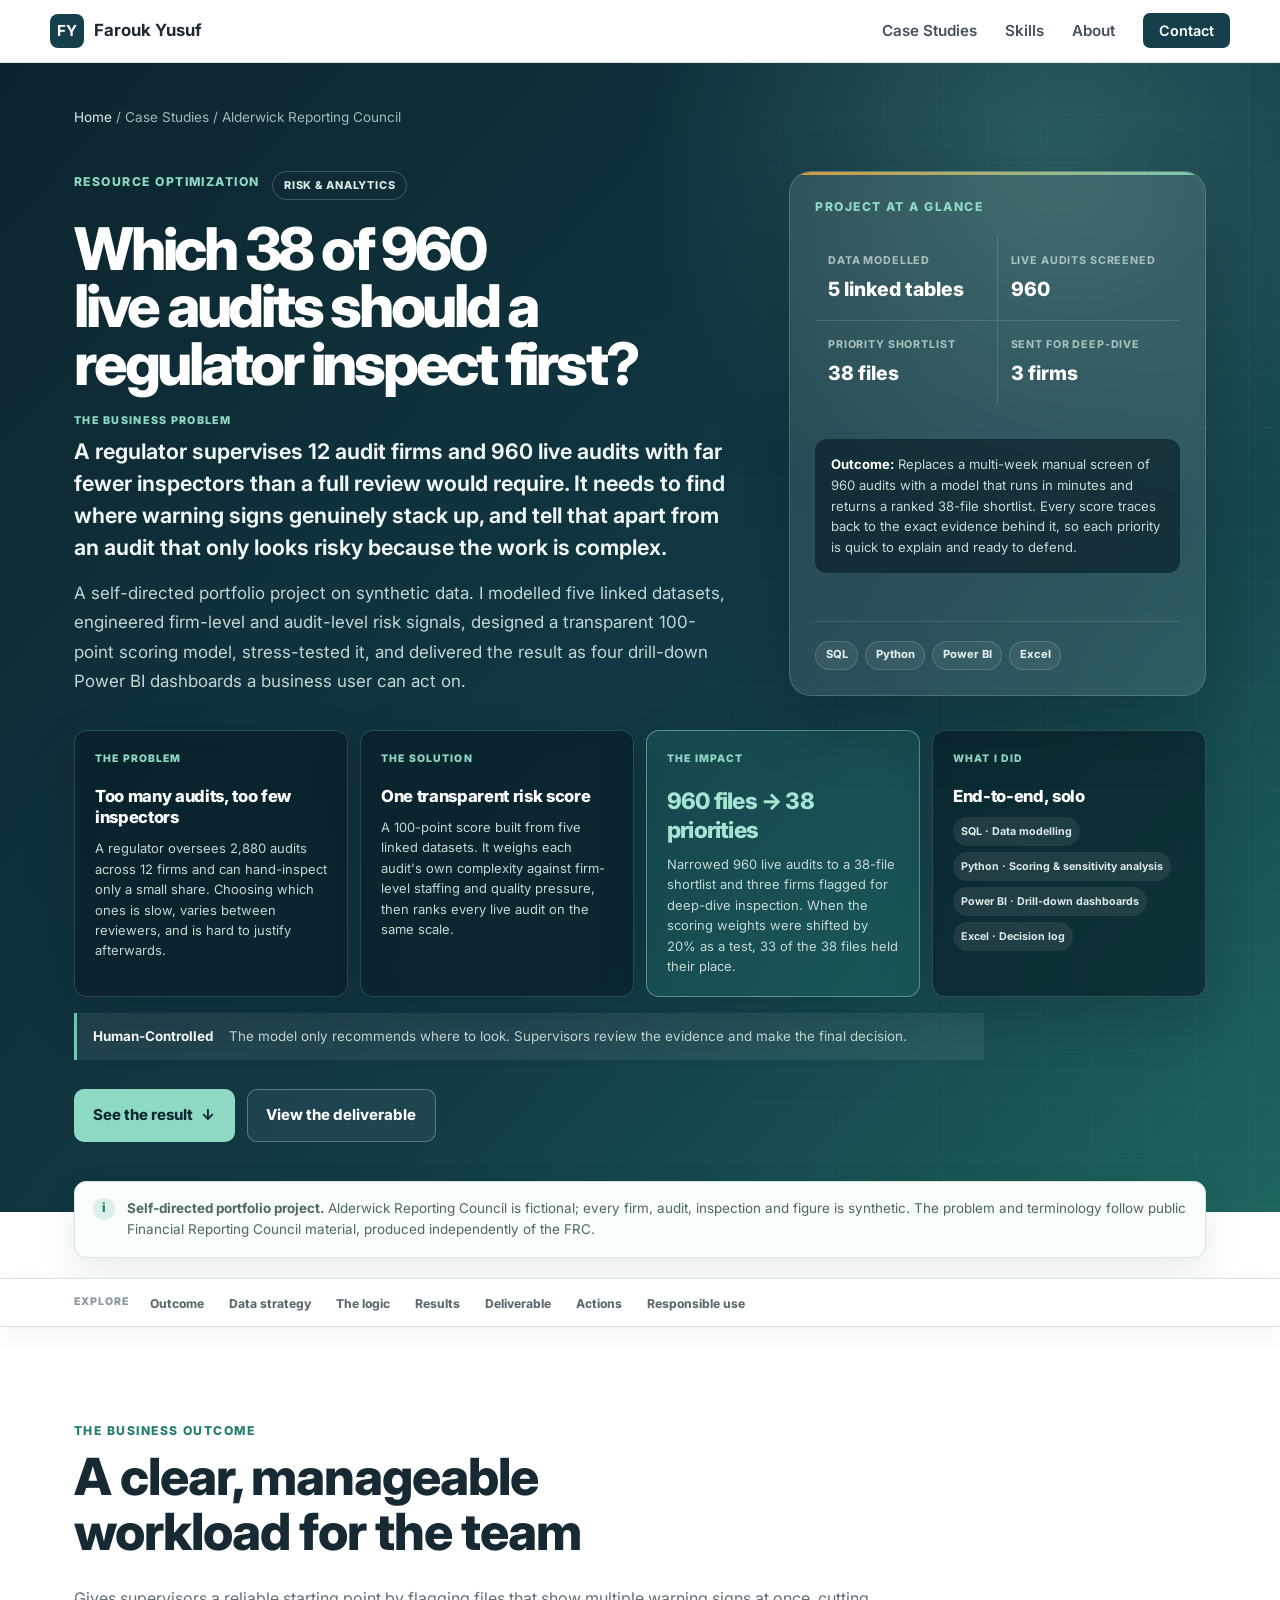
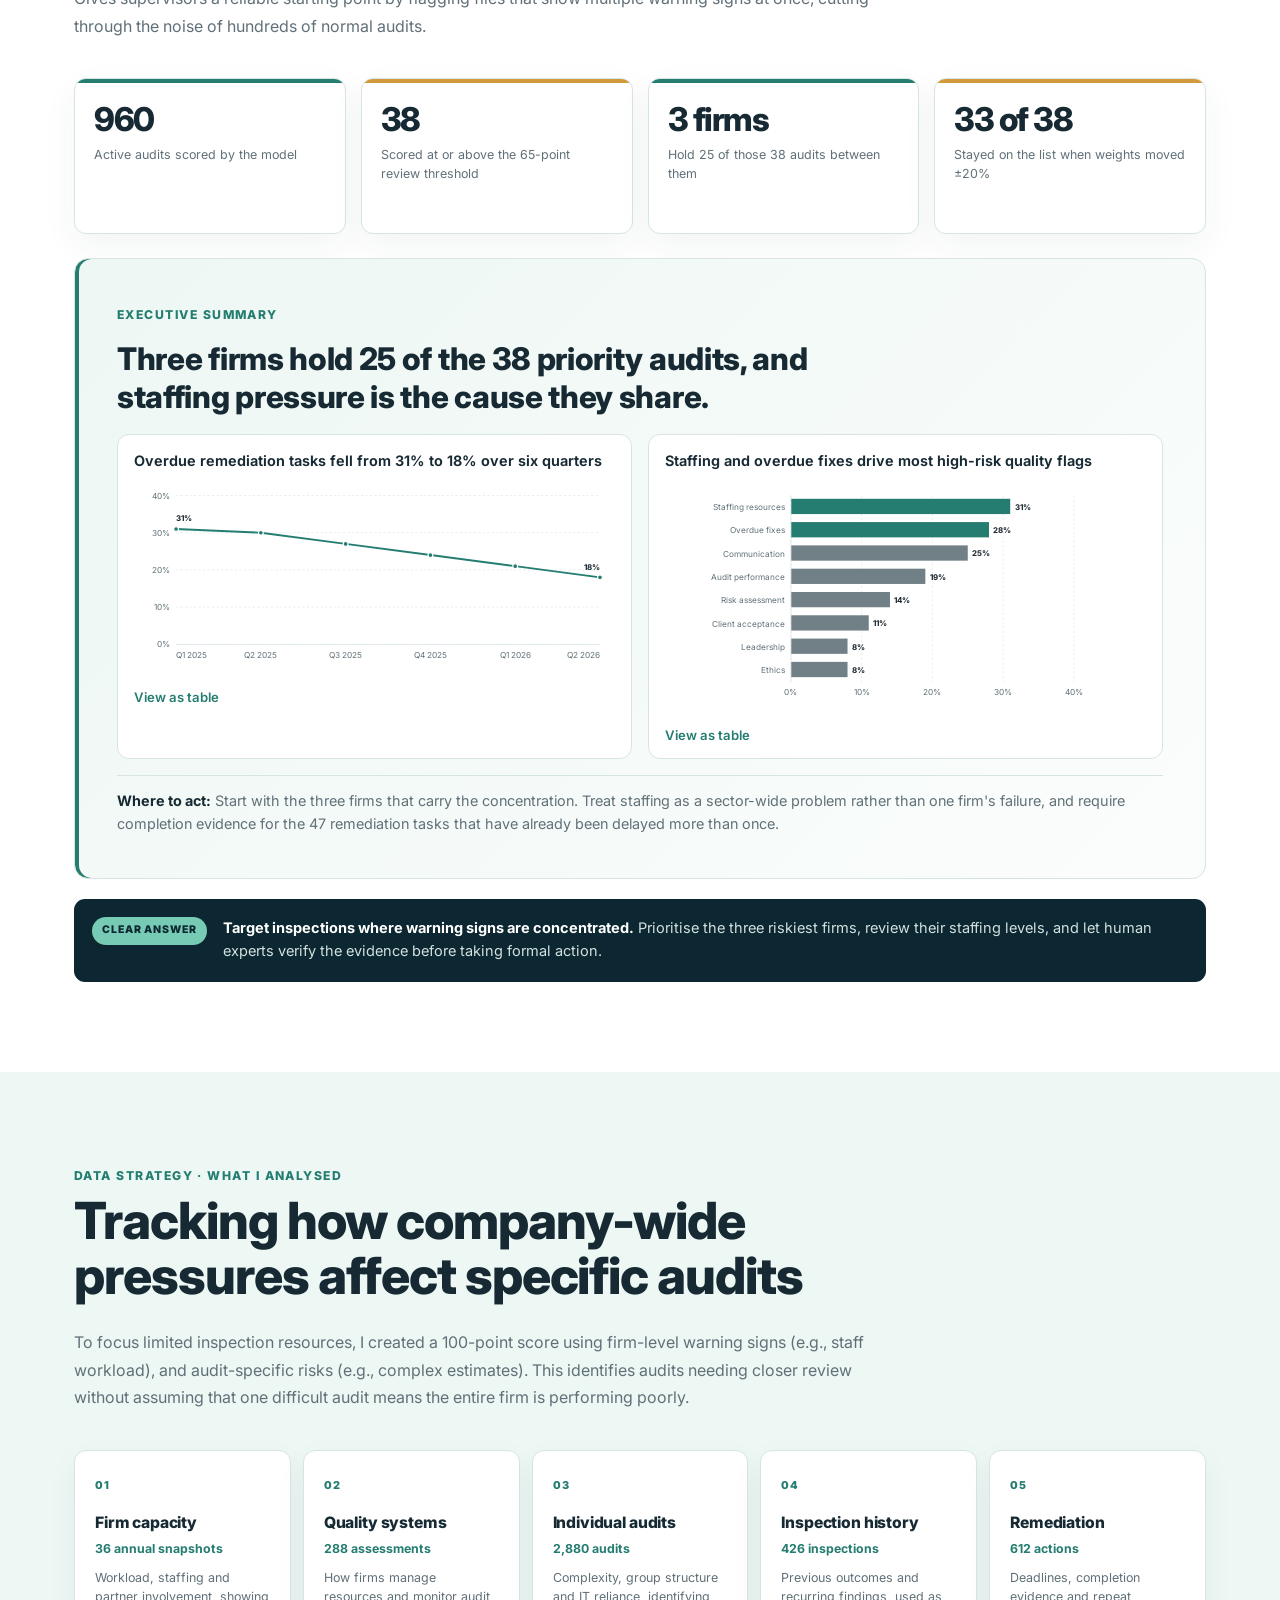
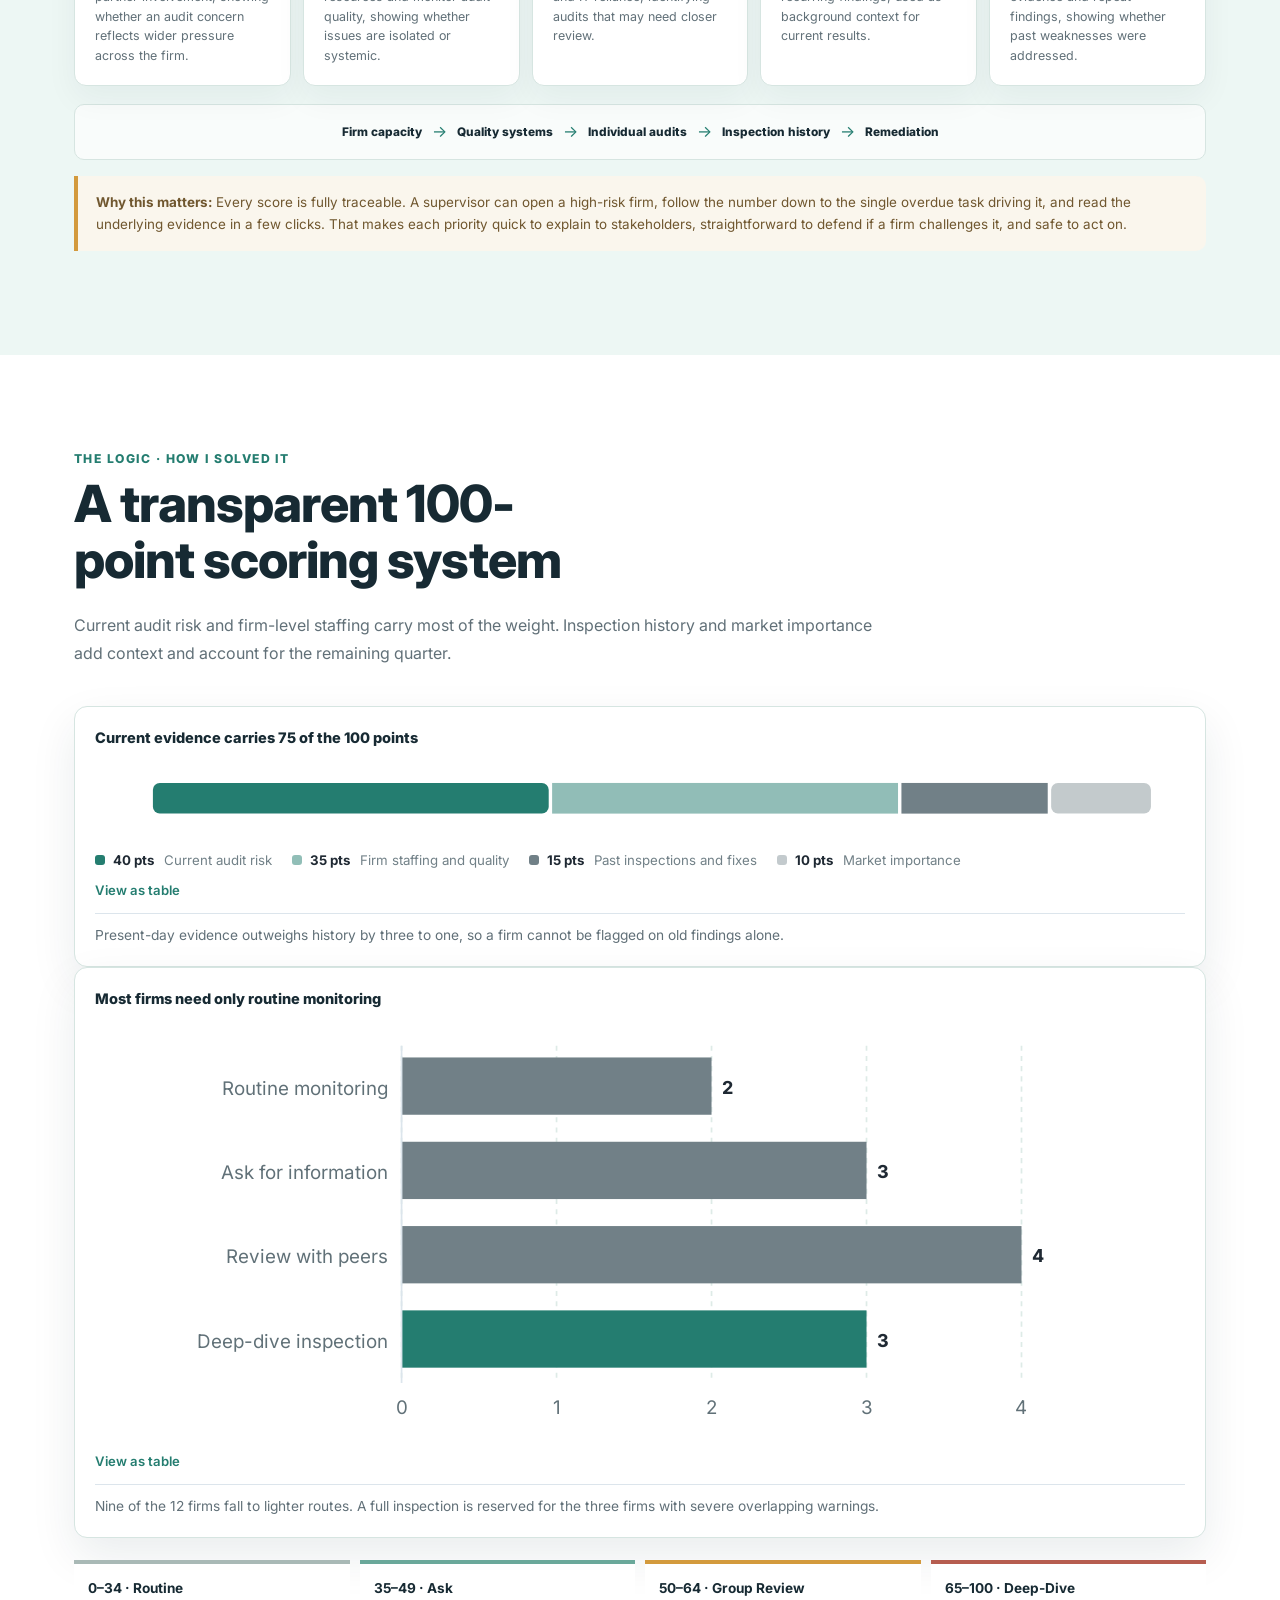
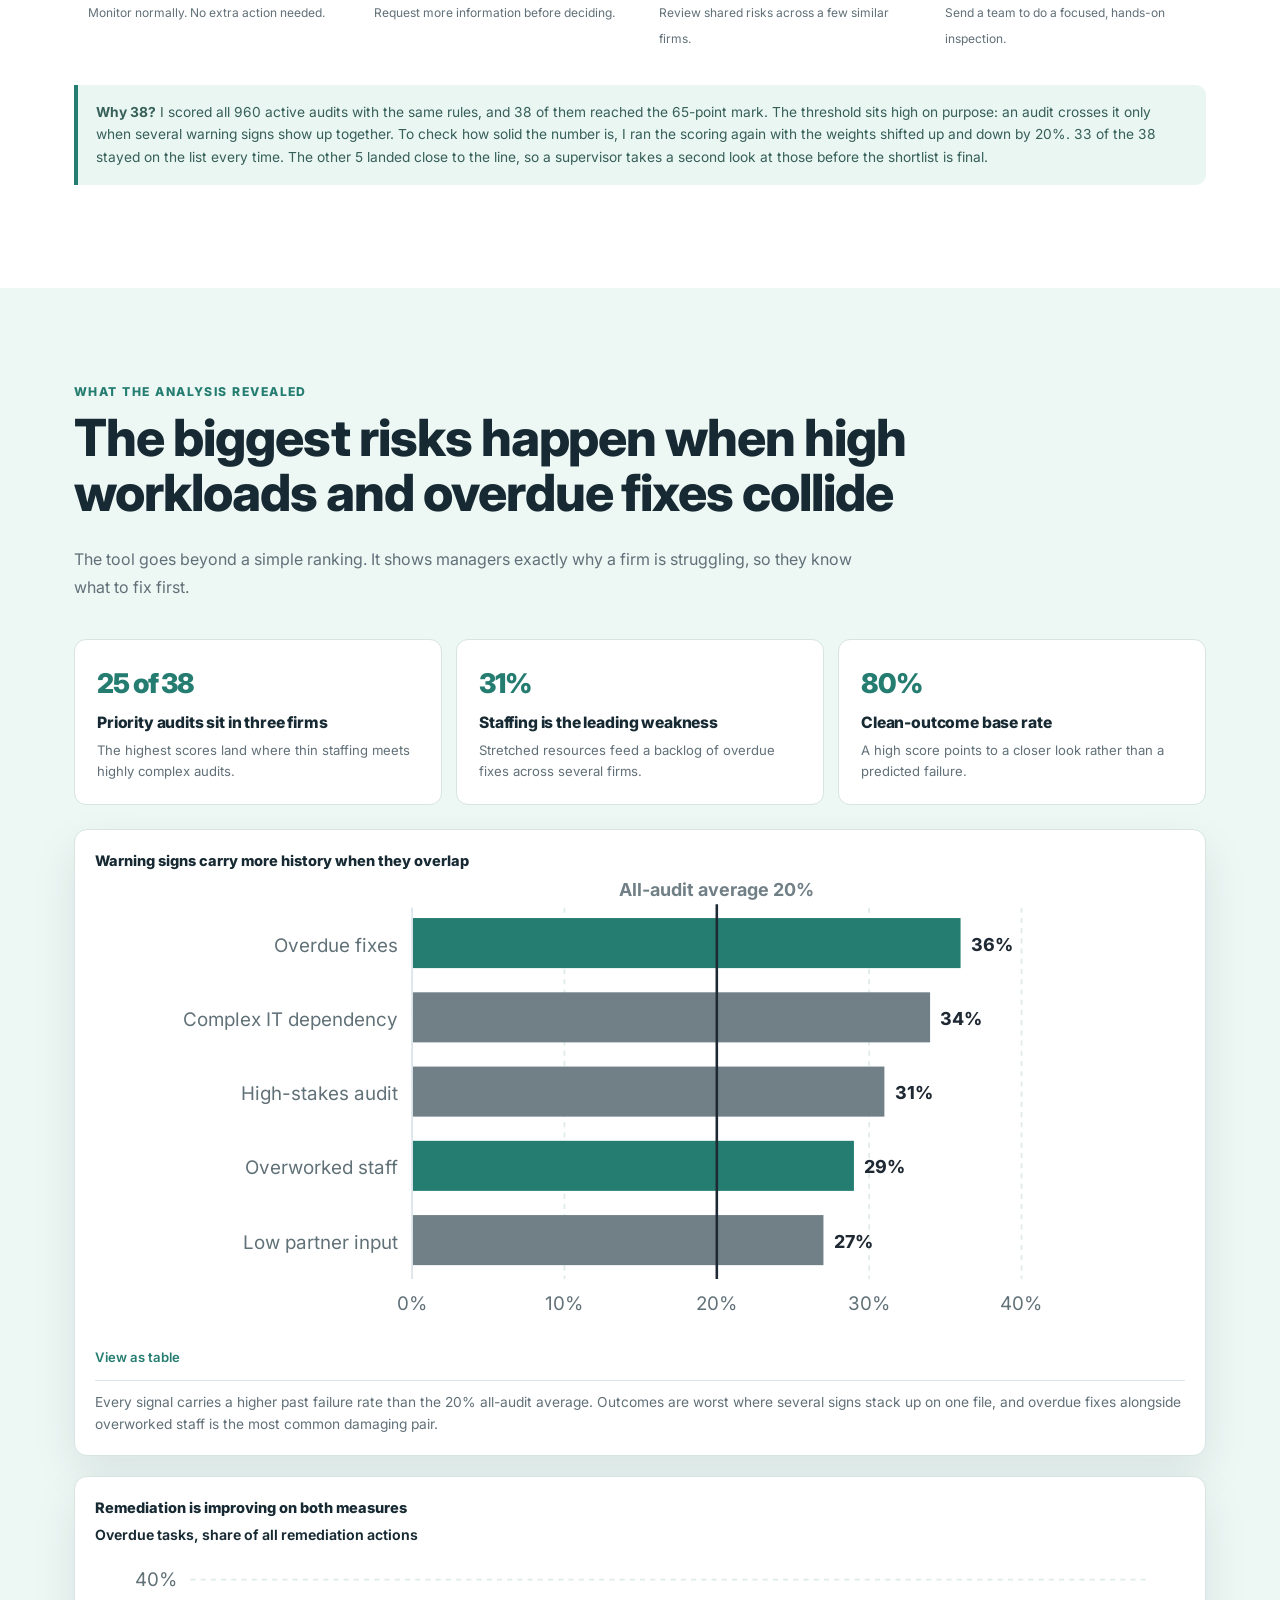
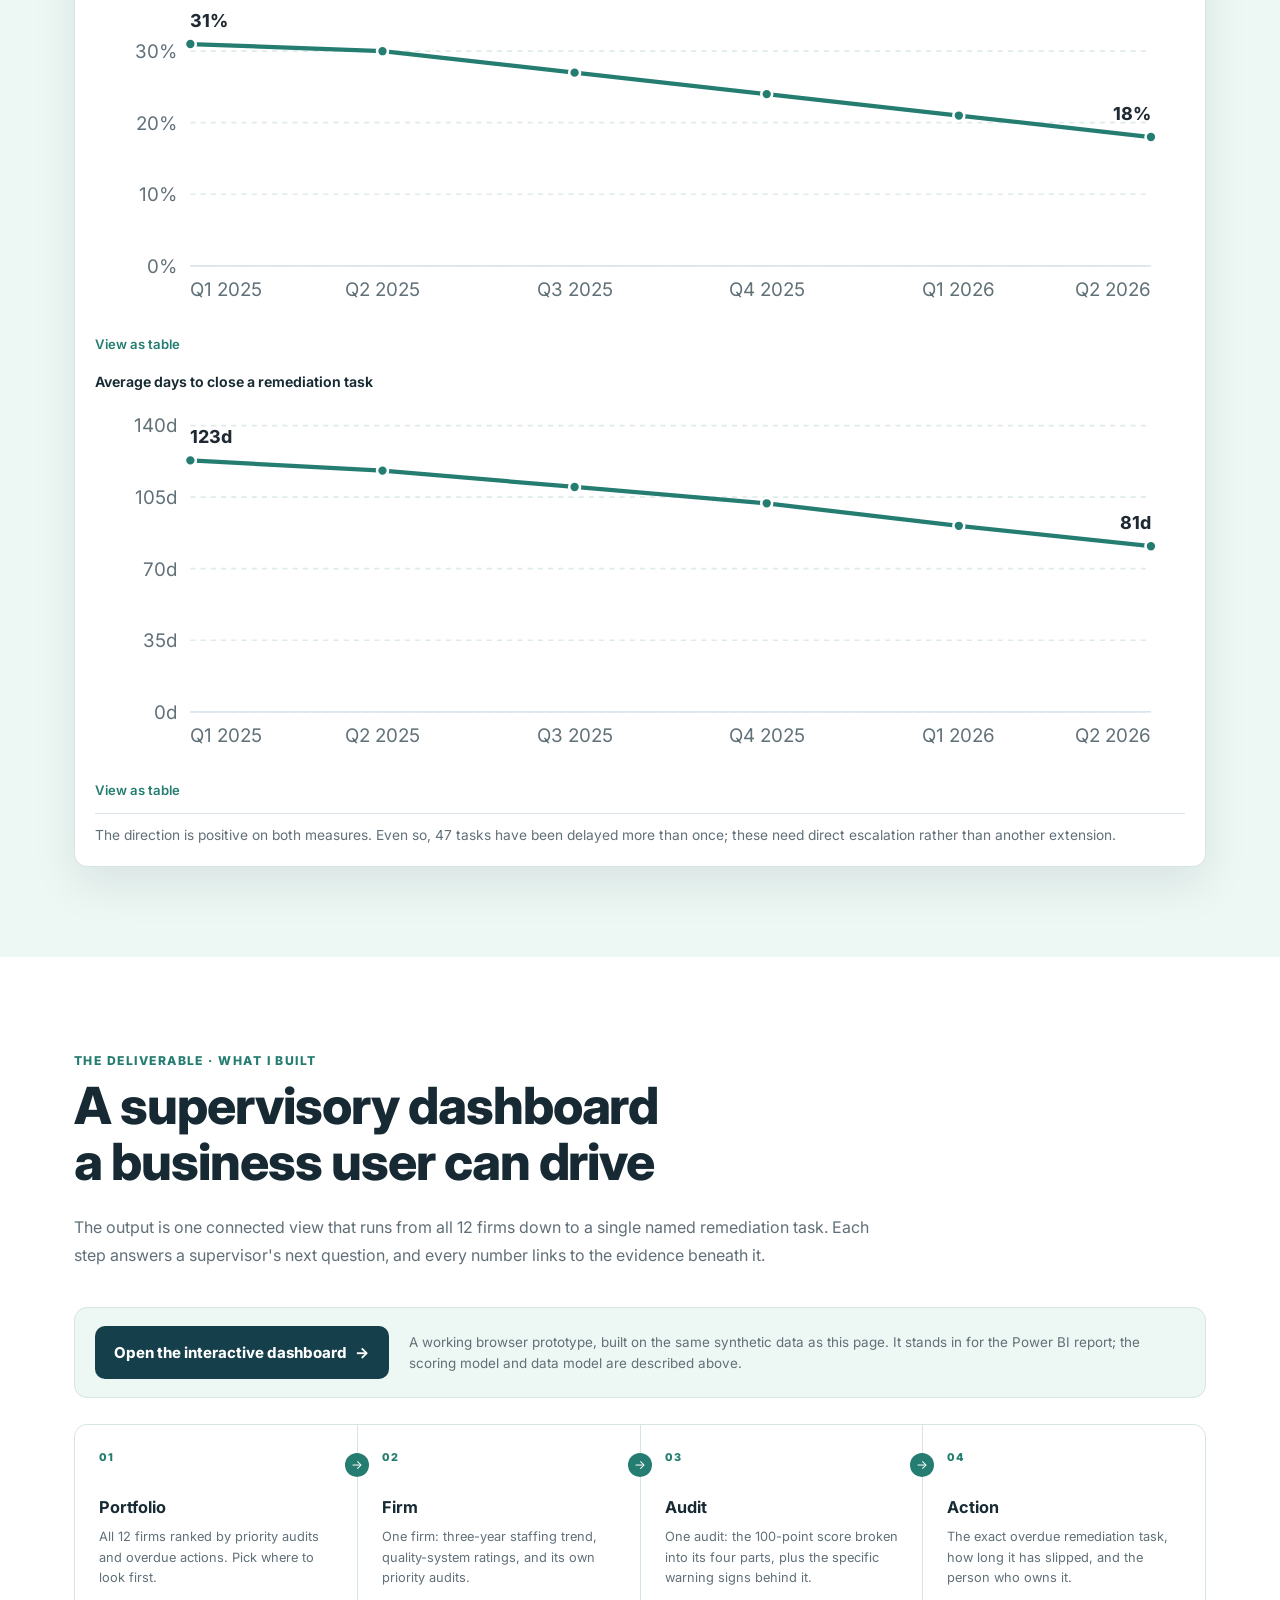
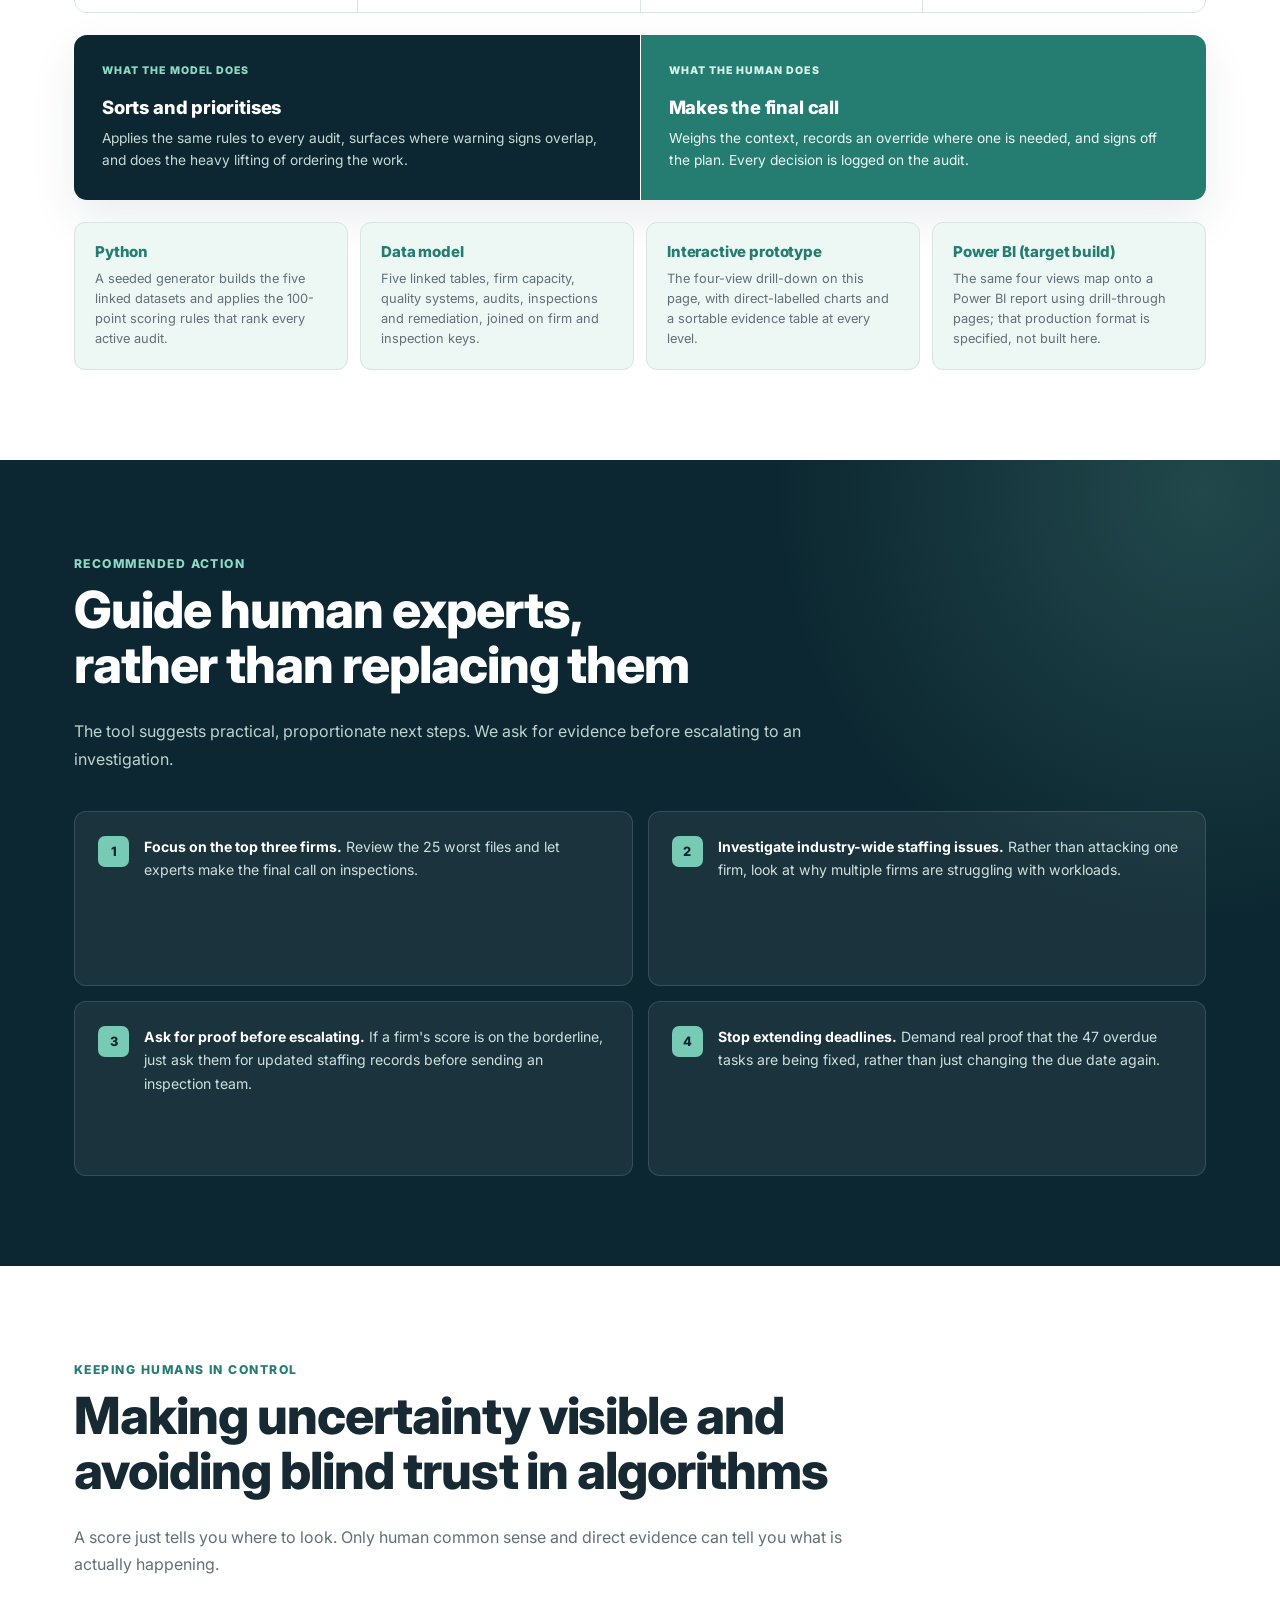
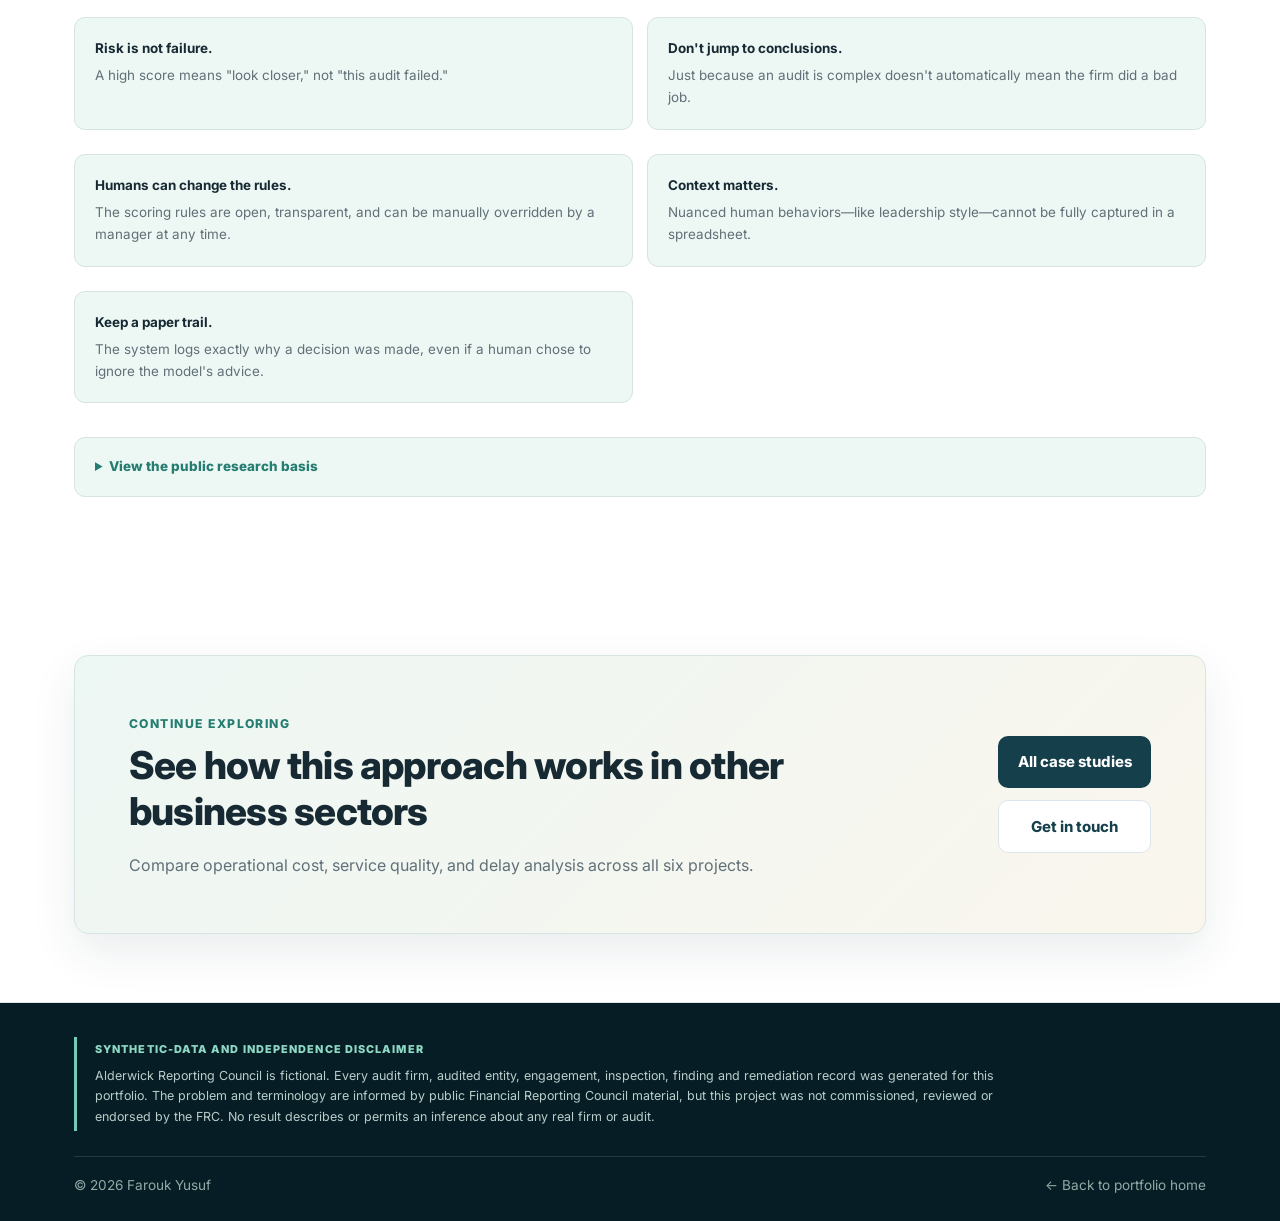
<file: case-studies/alderwick.html>
<!doctype html>
<html lang="en">
<head>
<meta charset="utf-8">
<meta name="viewport" content="width=device-width, initial-scale=1">
<title>Alderwick Reporting Council Case Study — Farouk Yusuf</title>
<meta name="description" content="Self-directed analytics project: a transparent 100-point risk model that ranks 960 live audit files down to a defensible 38-file inspection shortlist. SQL, Python, Power BI, Excel.">
<link rel="preconnect" href="https://fonts.googleapis.com">
<link rel="preconnect" href="https://fonts.gstatic.com" crossorigin>
<link href="https://fonts.googleapis.com/css2?family=Inter:wght@400;500;600;700;800&display=swap" rel="stylesheet">
<link rel="stylesheet" href="../assets/css/tokens.css">
<link rel="stylesheet" href="../assets/css/base.css">
<link rel="stylesheet" href="../assets/css/layout.css">
<link rel="stylesheet" href="../assets/css/components.css">
<link rel="stylesheet" href="../assets/css/charts.css">
<link rel="stylesheet" href="../assets/css/case-study.css">
<link rel="stylesheet" href="../assets/css/alderwick.css">
<link rel="stylesheet" href="../assets/css/alderwick-v2.css">
<link rel="icon" href="data:image/svg+xml,%3Csvg xmlns='http://www.w3.org/2000/svg' viewBox='0 0 100 100'%3E%3Crect width='100' height='100' rx='20' fill='%23173f4a'/%3E%3Ctext x='50' y='68' font-size='58' font-family='Arial' font-weight='bold' fill='white' text-anchor='middle'%3EFY%3C/text%3E%3C/svg%3E">
</head>
<body class="alderwick-case-study">

<header class="site-header">
  <div class="container nav">
    <a href="../index.html" class="brand" aria-label="Farouk Yusuf, home"><span class="brand-mark">FY</span>Farouk Yusuf</a>
    <button class="nav-toggle" aria-label="Toggle navigation" aria-expanded="false" aria-controls="primary-navigation"><span></span><span></span><span></span></button>
    <ul class="nav-links" id="primary-navigation">
      <li><a href="../index.html#case-studies">Case Studies</a></li>
      <li><a href="../index.html#skills">Skills</a></li>
      <li><a href="../index.html#about">About</a></li>
      <li><a href="../index.html#contact" class="nav-cta">Contact</a></li>
    </ul>
  </div>
</header>

<section class="cs-hero">
  <div class="container">
    <div class="cs-breadcrumb"><a href="../index.html">Home</a> / Case Studies / Alderwick Reporting Council</div>
    <div class="case-hero-copy case-hero-copy-wide">
      <div class="case-hero-meta"><span class="eyebrow">Resource Optimization</span><span class="case-status">Risk & Analytics</span></div>
      <h1>Which 38 of 960 live audits should a regulator inspect first?</h1>
      <p class="case-question"><span>The business problem</span>A regulator supervises 12 audit firms and 960 live audits with far fewer inspectors than a full review would require. It needs to find where warning signs genuinely stack up, and tell that apart from an audit that only looks risky because the work is complex.</p>
      <p class="cs-sub">A self-directed portfolio project on synthetic data. I modelled five linked datasets, engineered firm-level and audit-level risk signals, designed a transparent 100-point scoring model, stress-tested it, and delivered the result as four drill-down Power BI dashboards a business user can act on.</p>

      <aside class="project-brief alderwick-glance-card" aria-label="Project at a glance">
        <span class="eyebrow">Project at a glance</span>
        <dl class="brief-stats">
          <div><dt>Data modelled</dt><dd>5 linked tables</dd></div>
          <div><dt>Live audits screened</dt><dd>960</dd></div>
          <div><dt>Priority shortlist</dt><dd>38 files</dd></div>
          <div><dt>Sent for deep-dive</dt><dd>3 firms</dd></div>
        </dl>
        <p class="brief-outcome"><strong>Outcome:</strong> Replaces a multi-week manual screen of 960 audits with a model that runs in minutes and returns a ranked 38-file shortlist. Every score traces back to the exact evidence behind it, so each priority is quick to explain and ready to defend.</p>
        <div class="brief-tools" aria-label="Tools used"><span>SQL</span><span>Python</span><span>Power BI</span><span>Excel</span></div>
      </aside>

      <div class="elevator-grid" aria-label="Project summary">
        <article class="elevator-card">
          <span class="elevator-label">The problem</span>
          <h2>Too many audits, too few inspectors</h2>
          <p>A regulator oversees 2,880 audits across 12 firms and can hand-inspect only a small share. Choosing which ones is slow, varies between reviewers, and is hard to justify afterwards.</p>
        </article>
        <article class="elevator-card">
          <span class="elevator-label">The solution</span>
          <h2>One transparent risk score</h2>
          <p>A 100-point score built from five linked datasets. It weighs each audit's own complexity against firm-level staffing and quality pressure, then ranks every live audit on the same scale.</p>
        </article>
        <article class="elevator-card elevator-card-impact">
          <span class="elevator-label">The impact</span>
          <h2>960 files &rarr; 38 priorities</h2>
          <p>Narrowed 960 live audits to a 38-file shortlist and three firms flagged for deep-dive inspection. When the scoring weights were shifted by 20% as a test, 33 of the 38 files held their place.</p>
        </article>
        <article class="elevator-card">
          <span class="elevator-label">What I did</span>
          <h2>End-to-end, solo</h2>
          <div class="elevator-tools"><span>SQL · Data modelling</span><span>Python · Scoring &amp; sensitivity analysis</span><span>Power BI · Drill-down dashboards</span><span>Excel · Decision log</span></div>
        </article>
      </div>

      <div class="hero-human-note"><strong>Human-Controlled</strong><span>The model only recommends where to look. Supervisors review the evidence and make the final decision.</span></div>
      <div class="hero-ctas"><a class="btn btn-primary" href="#outcome">See the result <span aria-hidden="true">↓</span></a><a class="btn btn-secondary" href="#deliverable">View the deliverable</a></div>
    </div>
  </div>
</section>

<div class="container">
  <div class="disclaimer-box">
    <span class="dot">i</span>
    <div><strong>Self-directed portfolio project.</strong> Alderwick Reporting Council is fictional; every firm, audit, inspection and figure is synthetic. The problem and terminology follow public Financial Reporting Council material, produced independently of the FRC.</div>
  </div>
</div>

<div class="case-nav-shell">
  <nav class="container anchor-nav" aria-label="Case study sections">
    <span>Explore</span>
    <a href="#outcome">Outcome</a><a href="#data-strategy">Data strategy</a><a href="#logic">The logic</a><a href="#results">Results</a><a href="#deliverable">Deliverable</a><a href="#actions">Actions</a><a href="#governance">Responsible use</a>
  </nav>
</div>

<main>
<section id="outcome">
  <div class="container">
    <div class="section-head">
      <span class="eyebrow">The business outcome</span>
      <h2>A clear, manageable workload for the team</h2>
      <p>Gives supervisors a reliable starting point by flagging files that show multiple warning signs at once, cutting through the noise of hundreds of normal audits.</p>
    </div>

    <div class="kpi-grid">
      <div class="kpi-tile"><span class="kpi-num">960</span><span class="kpi-lbl">Active audits scored by the model</span></div>
      <div class="kpi-tile"><span class="kpi-num">38</span><span class="kpi-lbl">Scored at or above the 65-point review threshold</span></div>
      <div class="kpi-tile"><span class="kpi-num">3 firms</span><span class="kpi-lbl">Hold 25 of those 38 audits between them</span></div>
      <div class="kpi-tile"><span class="kpi-num">33 of 38</span><span class="kpi-lbl">Stayed on the list when weights moved &plusmn;20%</span></div>
    </div>

    <div class="story-panel exec-panel">
      <span class="eyebrow">Executive summary</span>
      <h3>Three firms hold 25 of the 38 priority audits, and staffing pressure is the cause they share.</h3>
      <div class="exec-charts">
        <figure class="exec-chart">
          <figcaption>Overdue remediation tasks fell from 31% to 18% over six quarters</figcaption>
          <div data-chart="exec-trend-data" data-chart-type="line"></div>
          <script type="application/json" id="exec-trend-data">{"xLabels":["Q1 2025","Q2 2025","Q3 2025","Q4 2025","Q1 2026","Q2 2026"],"series":[{"label":"Overdue remediation tasks","values":[31,30,27,24,21,18],"valueFormat":"percent","maxValue":40}],"options":{"maxXTicks":6,"height":250,"xLabel":"Reporting quarter","endLabels":true}}</script>
        </figure>
        <figure class="exec-chart">
          <figcaption>Staffing and overdue fixes drive most high-risk quality flags</figcaption>
          <div data-chart="exec-focus-data" data-chart-type="bar"></div>
          <script type="application/json" id="exec-focus-data">{"categories":["Staffing resources","Overdue fixes","Communication","Audit performance","Risk assessment","Client acceptance","Leadership","Ethics"],"series":[{"label":"Firm-years rated high-risk","values":[31,28,25,19,14,11,8,8]}],"options":{"horizontal":true,"valueFormat":"percent","emphasis":["Staffing resources","Overdue fixes"],"maxValue":40,"height":300,"categoryLabel":"Quality management area"}}</script>
        </figure>
      </div>
      <p class="exec-caption"><strong>Where to act:</strong> Start with the three firms that carry the concentration. Treat staffing as a sector-wide problem rather than one firm's failure, and require completion evidence for the 47 remediation tasks that have already been delayed more than once.</p>
    </div>

    <div class="plain-answer outcome-answer"><span>Clear answer</span><p><strong>Target inspections where warning signs are concentrated.</strong> Prioritise the three riskiest firms, review their staffing levels, and let human experts verify the evidence before taking formal action.</p></div>
  </div>
</section>

<section id="data-strategy">
  <div class="container">
    <div class="section-head">
      <span class="eyebrow">Data strategy · what I analysed</span>
      <h2>Tracking how company-wide pressures affect specific audits</h2>
      <p>To focus limited inspection resources, I created a 100-point score using firm-level warning signs (e.g., staff workload), and audit-specific risks (e.g., complex estimates). This identifies audits needing closer review without assuming that one difficult audit means the entire firm is performing poorly.</p>
    </div>

    <div class="data-strategy-grid">
      <article class="data-card"><span>01</span><h3>Firm capacity</h3><strong>36 annual snapshots</strong><p>Workload, staffing and partner involvement, showing whether an audit concern reflects wider pressure across the firm.</p></article>
      <article class="data-card"><span>02</span><h3>Quality systems</h3><strong>288 assessments</strong><p>How firms manage resources and monitor audit quality, showing whether issues are isolated or systemic.</p></article>
      <article class="data-card"><span>03</span><h3>Individual audits</h3><strong>2,880 audits</strong><p>Complexity, group structure and IT reliance, identifying audits that may need closer review.</p></article>
      <article class="data-card"><span>04</span><h3>Inspection history</h3><strong>426 inspections</strong><p>Previous outcomes and recurring findings, used as background context for current results.</p></article>
      <article class="data-card"><span>05</span><h3>Remediation</h3><strong>612 actions</strong><p>Deadlines, completion evidence and repeat findings, showing whether past weaknesses were addressed.</p></article>
    </div>

    <div class="data-spine" aria-label="How the datasets connect"><span>Firm capacity</span><i>→</i><span>Quality systems</span><i>→</i><span>Individual audits</span><i>→</i><span>Inspection history</span><i>→</i><span>Remediation</span></div>
    <p class="caution-note"><strong>Why this matters:</strong> Every score is fully traceable. A supervisor can open a high-risk firm, follow the number down to the single overdue task driving it, and read the underlying evidence in a few clicks. That makes each priority quick to explain to stakeholders, straightforward to defend if a firm challenges it, and safe to act on.</p>
  </div>
</section>

<section id="logic">
  <div class="container">
    <div class="section-head">
      <span class="eyebrow">The logic · how I solved it</span>
      <h2>A transparent 100-point scoring system</h2>
      <p>Current audit risk and firm-level staffing carry most of the weight. Inspection history and market importance add context and account for the remaining quarter.</p>
    </div>

    <div class="chart-block">
      <div class="chart-head"><span class="chart-title">Current evidence carries 75 of the 100 points</span></div>
      <div data-chart="risk-weight-data" data-chart-type="stacked-bar"></div>
      <script type="application/json" id="risk-weight-data">{"segments":[{"label":"Current audit risk","value":40,"tone":"tone-accent"},{"label":"Firm staffing and quality","value":35,"tone":"tone-accent-2"},{"label":"Past inspections and fixes","value":15,"tone":"tone-context"},{"label":"Market importance","value":10,"tone":"tone-context-2"}],"options":{"valueFormat":"number","unit":"pts","total":100,"categoryLabel":"Scoring component","valueLabel":"Points","height":50}}</script>
      <div class="chart-caption">Present-day evidence outweighs history by three to one, so a firm cannot be flagged on old findings alone.</div>
    </div>

    <div class="chart-block">
      <div class="chart-head"><span class="chart-title">Most firms need only routine monitoring</span></div>
      <div data-chart="triage-route-data" data-chart-type="bar"></div>
      <script type="application/json" id="triage-route-data">{"categories":["Routine monitoring","Ask for information","Review with peers","Deep-dive inspection"],"series":[{"label":"Firms","values":[2,3,4,3]}],"options":{"horizontal":true,"valueFormat":"number","emphasis":["Deep-dive inspection"],"categoryLabel":"Supervisory route","maxValue":4,"height":250}}</script>
      <div class="chart-caption">Nine of the 12 firms fall to lighter routes. A full inspection is reserved for the three firms with severe overlapping warnings.</div>
    </div>

    <div class="decision-bands" aria-label="Priority score decision bands">
      <div class="decision-band"><strong>0–34 · Routine</strong><span>Monitor normally. No extra action needed.</span></div>
      <div class="decision-band"><strong>35–49 · Ask</strong><span>Request more information before deciding.</span></div>
      <div class="decision-band"><strong>50–64 · Group Review</strong><span>Review shared risks across a few similar firms.</span></div>
      <div class="decision-band"><strong>65–100 · Deep-Dive</strong><span>Send a team to do a focused, hands-on inspection.</span></div>
    </div>
    <p class="interpretation-note"><strong>Why 38?</strong> I scored all 960 active audits with the same rules, and 38 of them reached the 65-point mark. The threshold sits high on purpose: an audit crosses it only when several warning signs show up together. To check how solid the number is, I ran the scoring again with the weights shifted up and down by 20%. 33 of the 38 stayed on the list every time. The other 5 landed close to the line, so a supervisor takes a second look at those before the shortlist is final.</p>
  </div>
</section>

<section id="results">
  <div class="container">
    <div class="section-head">
      <span class="eyebrow">What the analysis revealed</span>
      <h2>The biggest risks happen when high workloads and overdue fixes collide</h2>
      <p>The tool goes beyond a simple ranking. It shows managers exactly why a firm is struggling, so they know what to fix first.</p>
    </div>

    <div class="result-summary-grid">
      <article><span>25 of 38</span><h3>Priority audits sit in three firms</h3><p>The highest scores land where thin staffing meets highly complex audits.</p></article>
      <article><span>31%</span><h3>Staffing is the leading weakness</h3><p>Stretched resources feed a backlog of overdue fixes across several firms.</p></article>
      <article><span>80%</span><h3>Clean-outcome base rate</h3><p>A high score points to a closer look rather than a predicted failure.</p></article>
    </div>

    <div class="chart-block">
      <div class="chart-head"><span class="chart-title">Warning signs carry more history when they overlap</span></div>
      <div data-chart="risk-signal-data" data-chart-type="bar"></div>
      <script type="application/json" id="risk-signal-data">{"categories":["Overdue fixes","Complex IT dependency","High-stakes audit","Overworked staff","Low partner input"],"series":[{"label":"Past failure rate","values":[36,34,31,29,27]}],"options":{"horizontal":true,"valueFormat":"percent","emphasis":["Overdue fixes","Overworked staff"],"baseline":{"value":20,"label":"All-audit average 20%"},"maxValue":40,"height":270,"categoryLabel":"Warning sign present"}}</script>
      <div class="chart-caption">Every signal carries a higher past failure rate than the 20% all-audit average. Outcomes are worst where several signs stack up on one file, and overdue fixes alongside overworked staff is the most common damaging pair.</div>
    </div>

    <div class="chart-block remediation-chart">
      <div class="chart-head"><span class="chart-title">Remediation is improving on both measures</span></div>
      <div class="small-multiples">
        <figure class="small-multiple">
          <figcaption>Overdue tasks, share of all remediation actions</figcaption>
          <div data-chart="remediation-overdue-data" data-chart-type="line"></div>
          <script type="application/json" id="remediation-overdue-data">{"xLabels":["Q1 2025","Q2 2025","Q3 2025","Q4 2025","Q1 2026","Q2 2026"],"series":[{"label":"Overdue tasks","values":[31,30,27,24,21,18],"valueFormat":"percent","maxValue":40}],"options":{"maxXTicks":6,"height":220,"xLabel":"Reporting quarter","endLabels":true}}</script>
        </figure>
        <figure class="small-multiple">
          <figcaption>Average days to close a remediation task</figcaption>
          <div data-chart="remediation-days-data" data-chart-type="line"></div>
          <script type="application/json" id="remediation-days-data">{"xLabels":["Q1 2025","Q2 2025","Q3 2025","Q4 2025","Q1 2026","Q2 2026"],"series":[{"label":"Days to fix","values":[123,118,110,102,91,81],"valueFormat":"days","maxValue":140}],"options":{"maxXTicks":6,"height":220,"xLabel":"Reporting quarter","endLabels":true}}</script>
        </figure>
      </div>
      <div class="chart-caption">The direction is positive on both measures. Even so, 47 tasks have been delayed more than once; these need direct escalation rather than another extension.</div>
    </div>
  </div>
</section>

<section id="deliverable">
  <div class="container">
    <div class="section-head">
      <span class="eyebrow">The deliverable · what I built</span>
      <h2>A supervisory dashboard a business user can drive</h2>
      <p>The output is one connected view that runs from all 12 firms down to a single named remediation task. Each step answers a supervisor's next question, and every number links to the evidence beneath it.</p>
    </div>

    <div class="deliverable-cta">
      <a class="btn btn-primary" href="alderwick-dashboard.html">Open the interactive dashboard <span aria-hidden="true">→</span></a>
      <span class="deliverable-cta-note">A working browser prototype, built on the same synthetic data as this page. It stands in for the Power BI report; the scoring model and data model are described above.</span>
    </div>

    <div class="supervisor-journey" aria-label="Dashboard drill-down journey">
      <article><span>01</span><strong>Portfolio</strong><p>All 12 firms ranked by priority audits and overdue actions. Pick where to look first.</p></article>
      <article><span>02</span><strong>Firm</strong><p>One firm: three-year staffing trend, quality-system ratings, and its own priority audits.</p></article>
      <article><span>03</span><strong>Audit</strong><p>One audit: the 100-point score broken into its four parts, plus the specific warning signs behind it.</p></article>
      <article><span>04</span><strong>Action</strong><p>The exact overdue remediation task, how long it has slipped, and the person who owns it.</p></article>
    </div>

    <div class="human-control-panel">
      <div><span>What the model does</span><h3>Sorts and prioritises</h3><p>Applies the same rules to every audit, surfaces where warning signs overlap, and does the heavy lifting of ordering the work.</p></div>
      <div><span>What the human does</span><h3>Makes the final call</h3><p>Weighs the context, records an override where one is needed, and signs off the plan. Every decision is logged on the audit.</p></div>
    </div>

    <div class="deliverable-grid">
      <article><h3>Python</h3><p>A seeded generator builds the five linked datasets and applies the 100-point scoring rules that rank every active audit.</p></article>
      <article><h3>Data model</h3><p>Five linked tables, firm capacity, quality systems, audits, inspections and remediation, joined on firm and inspection keys.</p></article>
      <article><h3>Interactive prototype</h3><p>The four-view drill-down on this page, with direct-labelled charts and a sortable evidence table at every level.</p></article>
      <article><h3>Power BI (target build)</h3><p>The same four views map onto a Power BI report using drill-through pages; that production format is specified, not built here.</p></article>
    </div>
  </div>
</section>

<section id="actions">
  <div class="container">
    <div class="section-head">
      <span class="eyebrow">Recommended action</span>
      <h2>Guide human experts, rather than replacing them</h2>
      <p>The tool suggests practical, proportionate next steps. We ask for evidence before escalating to an investigation.</p>
    </div>

    <ol class="rec-list">
      <li><strong>Focus on the top three firms.</strong> Review the 25 worst files and let experts make the final call on inspections.</li>
      <li><strong>Investigate industry-wide staffing issues.</strong> Rather than attacking one firm, look at why multiple firms are struggling with workloads.</li>
      <li><strong>Ask for proof before escalating.</strong> If a firm's score is on the borderline, just ask them for updated staffing records before sending an inspection team.</li>
      <li><strong>Stop extending deadlines.</strong> Demand real proof that the 47 overdue tasks are being fixed, rather than just changing the due date again.</li>
    </ol>
  </div>
</section>

<section id="governance">
  <div class="container">
    <div class="section-head">
      <span class="eyebrow">Keeping humans in control</span>
      <h2>Making uncertainty visible and avoiding blind trust in algorithms</h2>
      <p>A score just tells you where to look. Only human common sense and direct evidence can tell you what is actually happening.</p>
    </div>

    <ul class="limit-list">
      <li><strong>Risk is not failure.</strong> A high score means "look closer," not "this audit failed."</li>
      <li><strong>Don't jump to conclusions.</strong> Just because an audit is complex doesn't automatically mean the firm did a bad job.</li>
      <li><strong>Humans can change the rules.</strong> The scoring rules are open, transparent, and can be manually overridden by a manager at any time.</li>
      <li><strong>Context matters.</strong> Nuanced human behaviors—like leadership style—cannot be fully captured in a spreadsheet.</li>
      <li><strong>Keep a paper trail.</strong> The system logs exactly why a decision was made, even if a human chose to ignore the model's advice.</li>
    </ul>

    <details class="source-details">
      <summary>View the public research basis</summary>
      <ol class="source-list">
        <li><a href="https://www.frc.org.uk/news-and-events/news/2026/03/frc-introduces-evolved-approach-to-audit-supervision/" target="_blank" rel="noopener">FRC: Evolved approach to audit supervision</a></li>
        <li><a href="https://www.frc.org.uk/library/supervision/audit-quality-review/audit-quality-review-overview/" target="_blank" rel="noopener">FRC: Audit Quality Review overview</a></li>
        <li><a href="https://www.frc.org.uk/library/supervision/audit-market-supervision/firm-metrics/" target="_blank" rel="noopener">FRC: Firm Metrics</a></li>
        <li><a href="https://www.frc.org.uk/news-and-events/news/2025/10/frc-publishes-key-findings-and-good-practice-report/" target="_blank" rel="noopener">FRC: Key findings and good practice</a></li>
      </ol>
    </details>
  </div>
</section>
</main>

<section class="case-next">
  <div class="container">
    <div class="case-next-card">
      <div><span class="eyebrow">Continue exploring</span><h2>See how this approach works in other business sectors</h2><p>Compare operational cost, service quality, and delay analysis across all six projects.</p></div>
      <div class="case-next-actions"><a class="btn btn-primary" href="../index.html#case-studies">All case studies</a><a class="btn btn-secondary" href="../index.html#contact">Get in touch</a></div>
    </div>
  </div>
</section>

<footer class="site-footer alderwick-footer">
  <div class="container">
    <div class="footer-disclaimer">
      <span class="footer-disclaimer-label">Synthetic-data and independence disclaimer</span>
      <p>Alderwick Reporting Council is fictional. Every audit firm, audited entity, engagement, inspection, finding and remediation record was generated for this portfolio. The problem and terminology are informed by public Financial Reporting Council material, but this project was not commissioned, reviewed or endorsed by the FRC. No result describes or permits an inference about any real firm or audit.</p>
    </div>
    <div class="footer-bottom"><p>© 2026 Farouk Yusuf</p><p><a href="../index.html">← Back to portfolio home</a></p></div>
  </div>
</footer>

<script src="../assets/js/nav.js"></script>
<script src="../assets/js/tooltip.js"></script>
<script src="../assets/js/charts.js"></script>
<script src="../assets/js/main.js"></script>
</body>
</html>
</file>
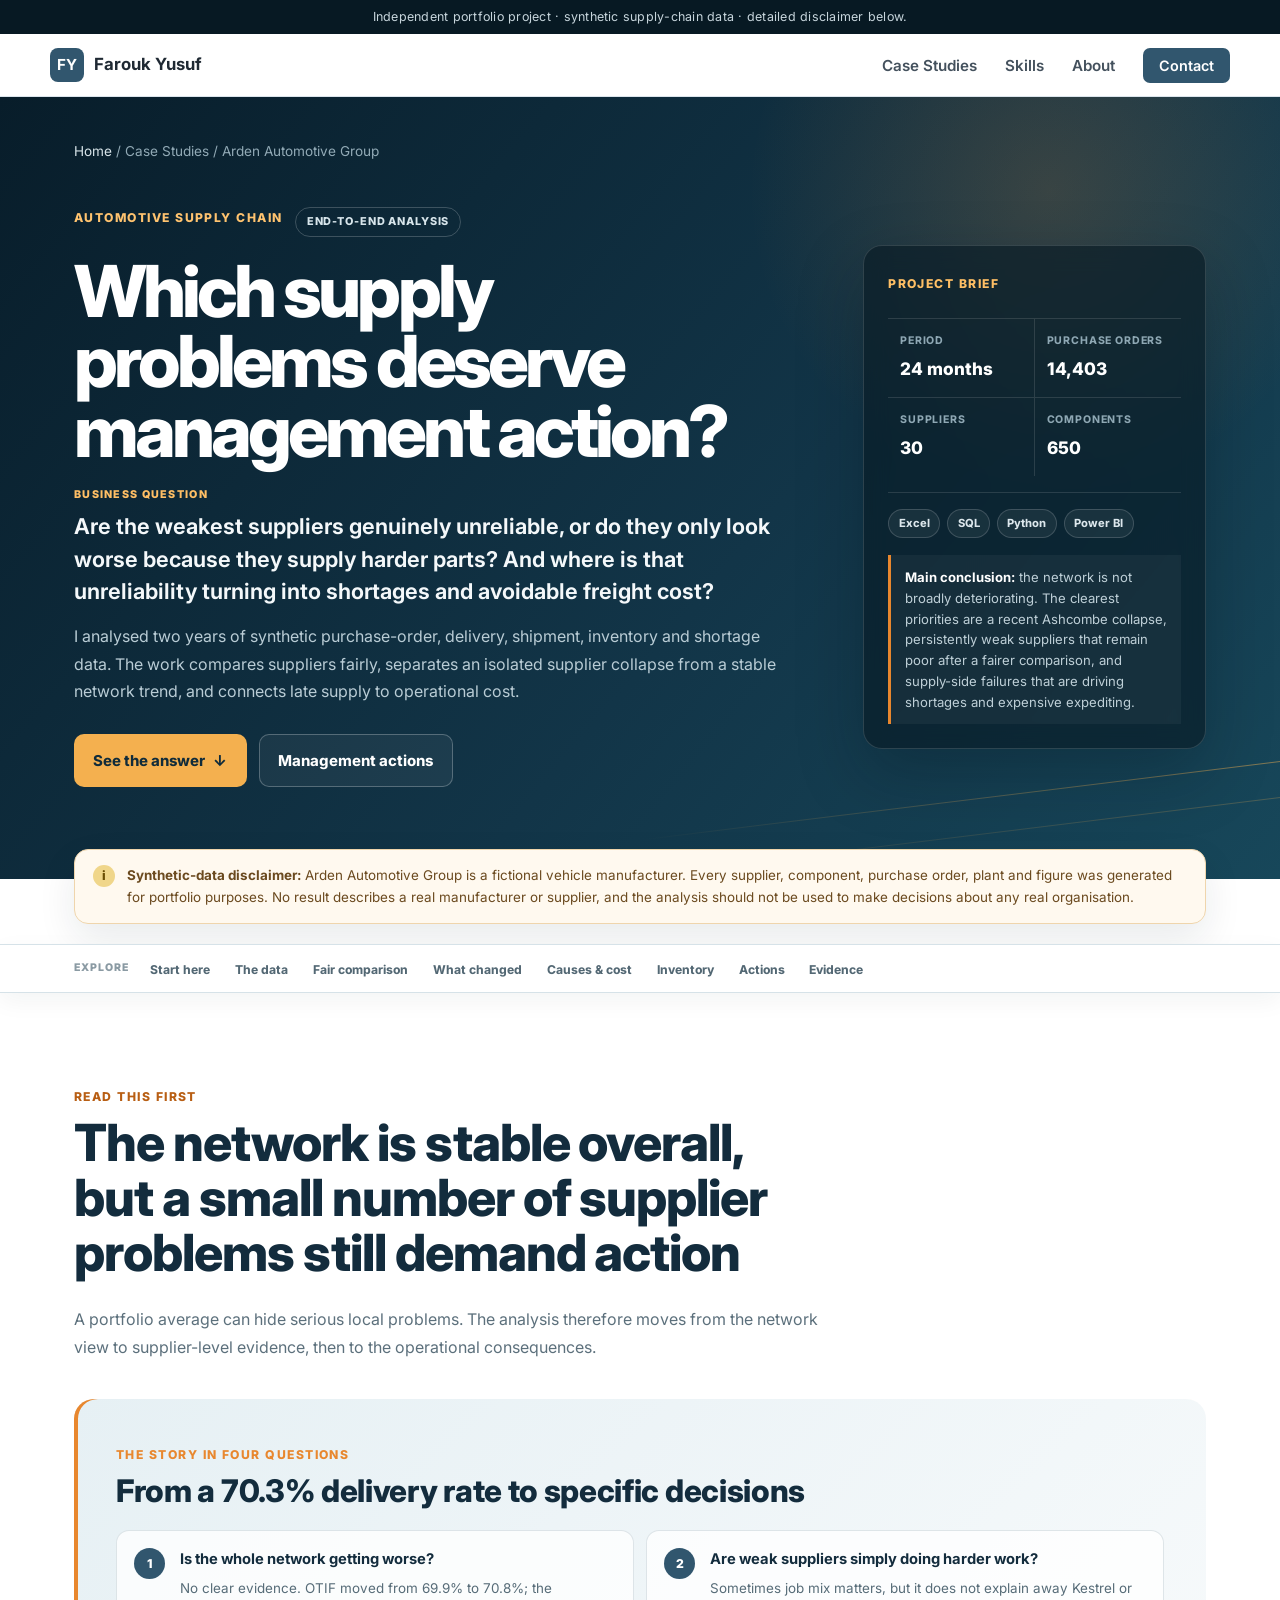
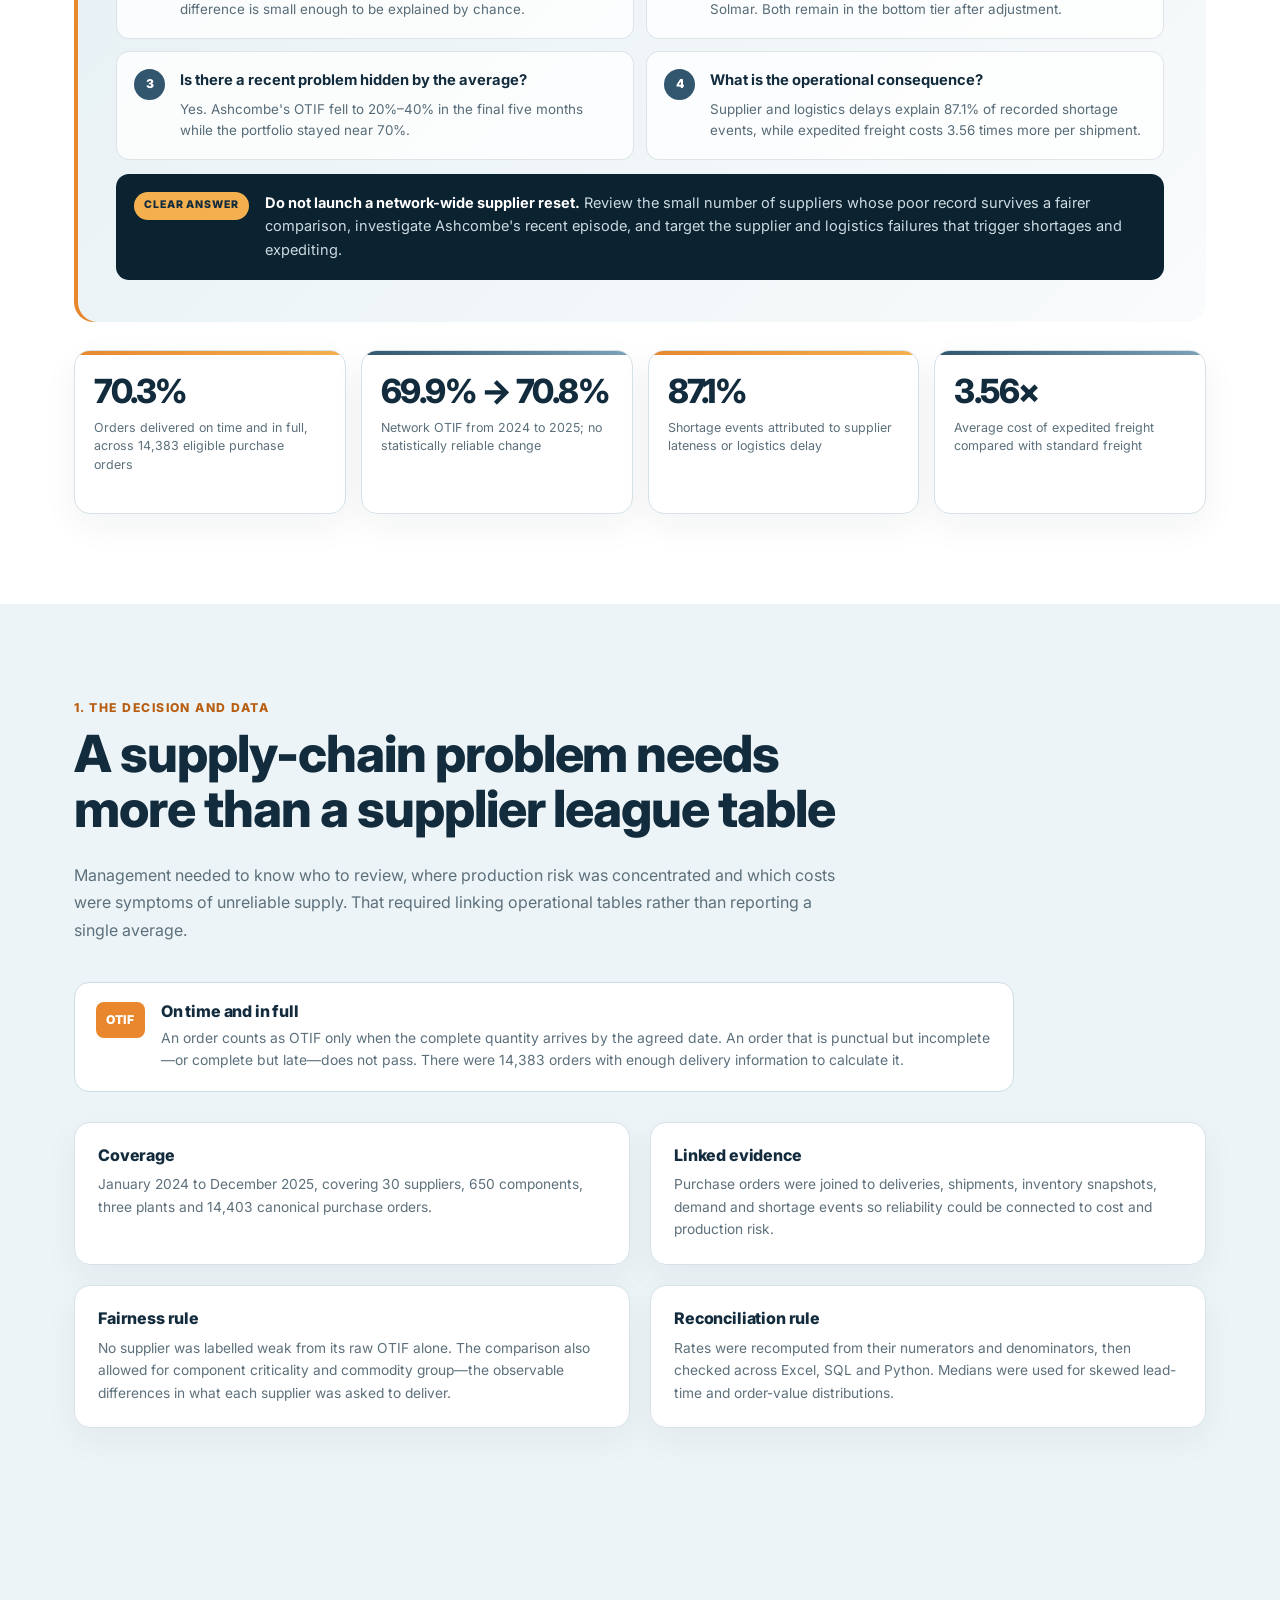
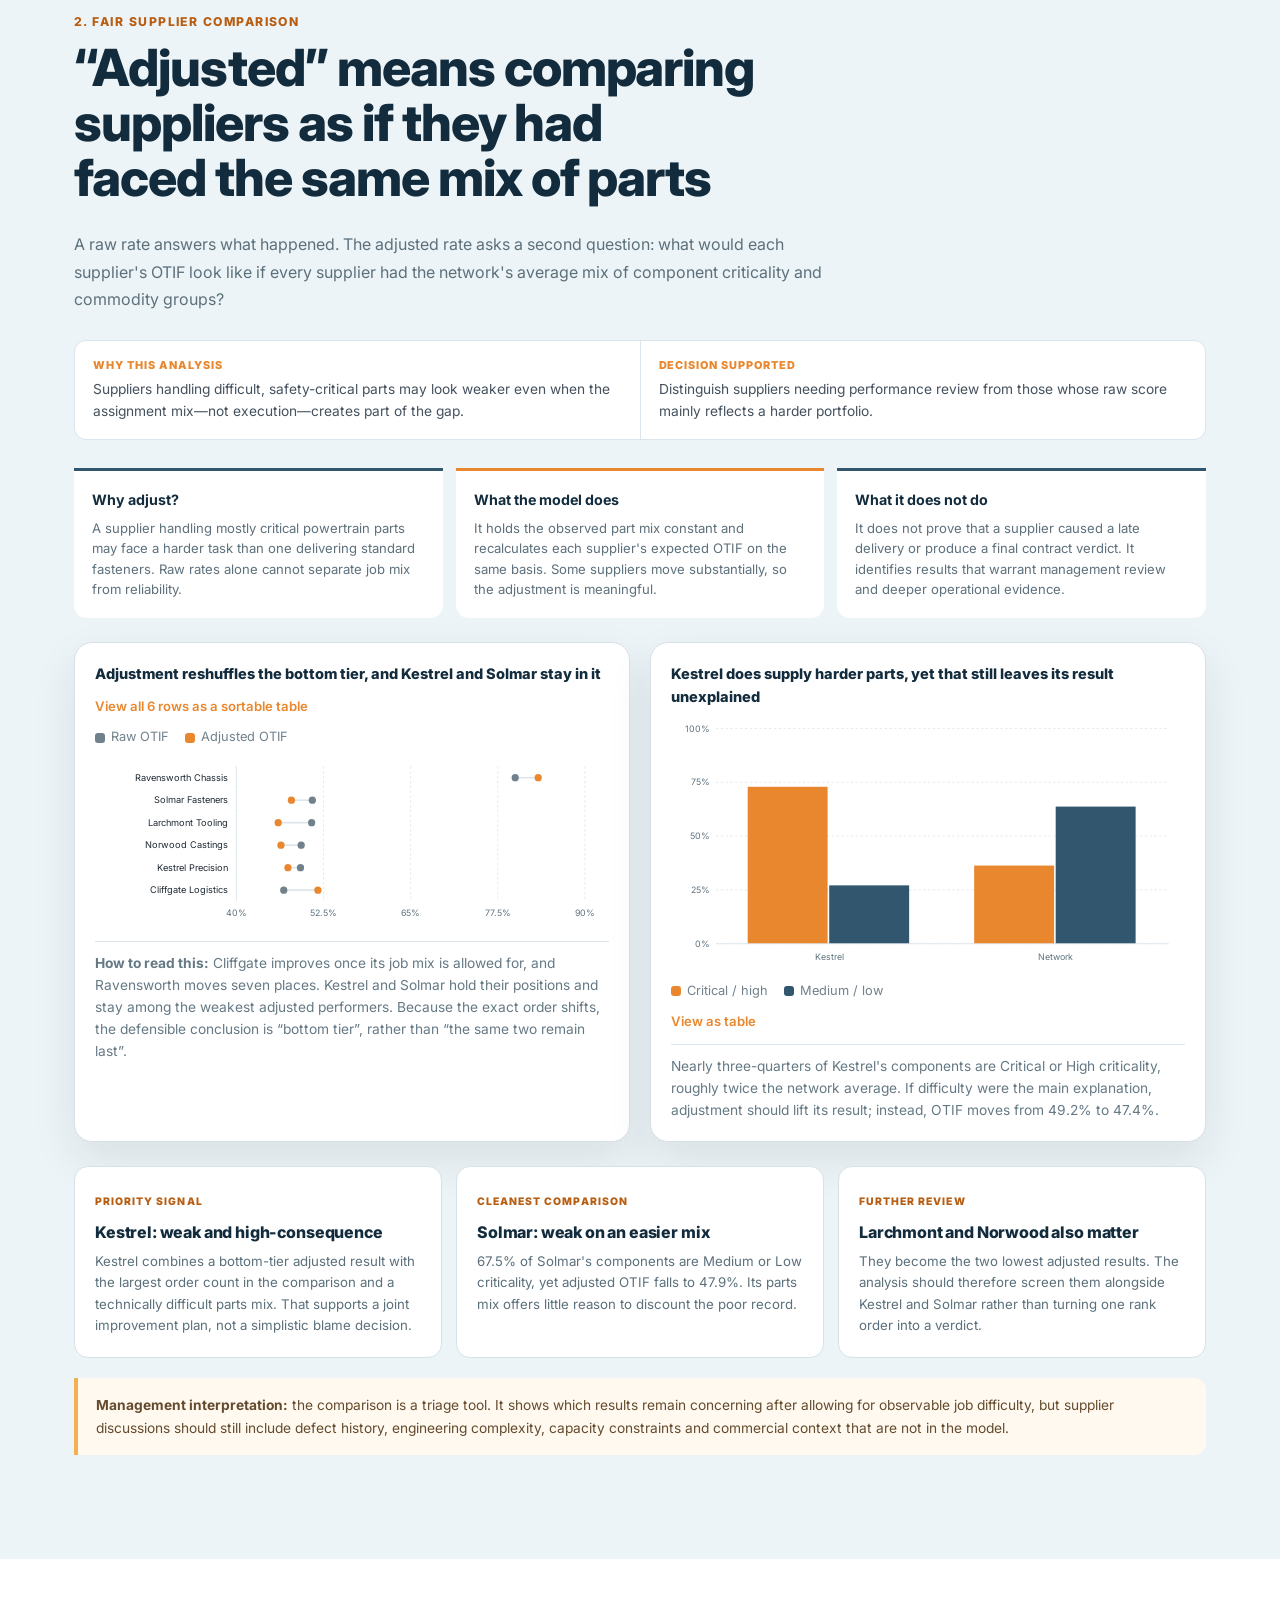
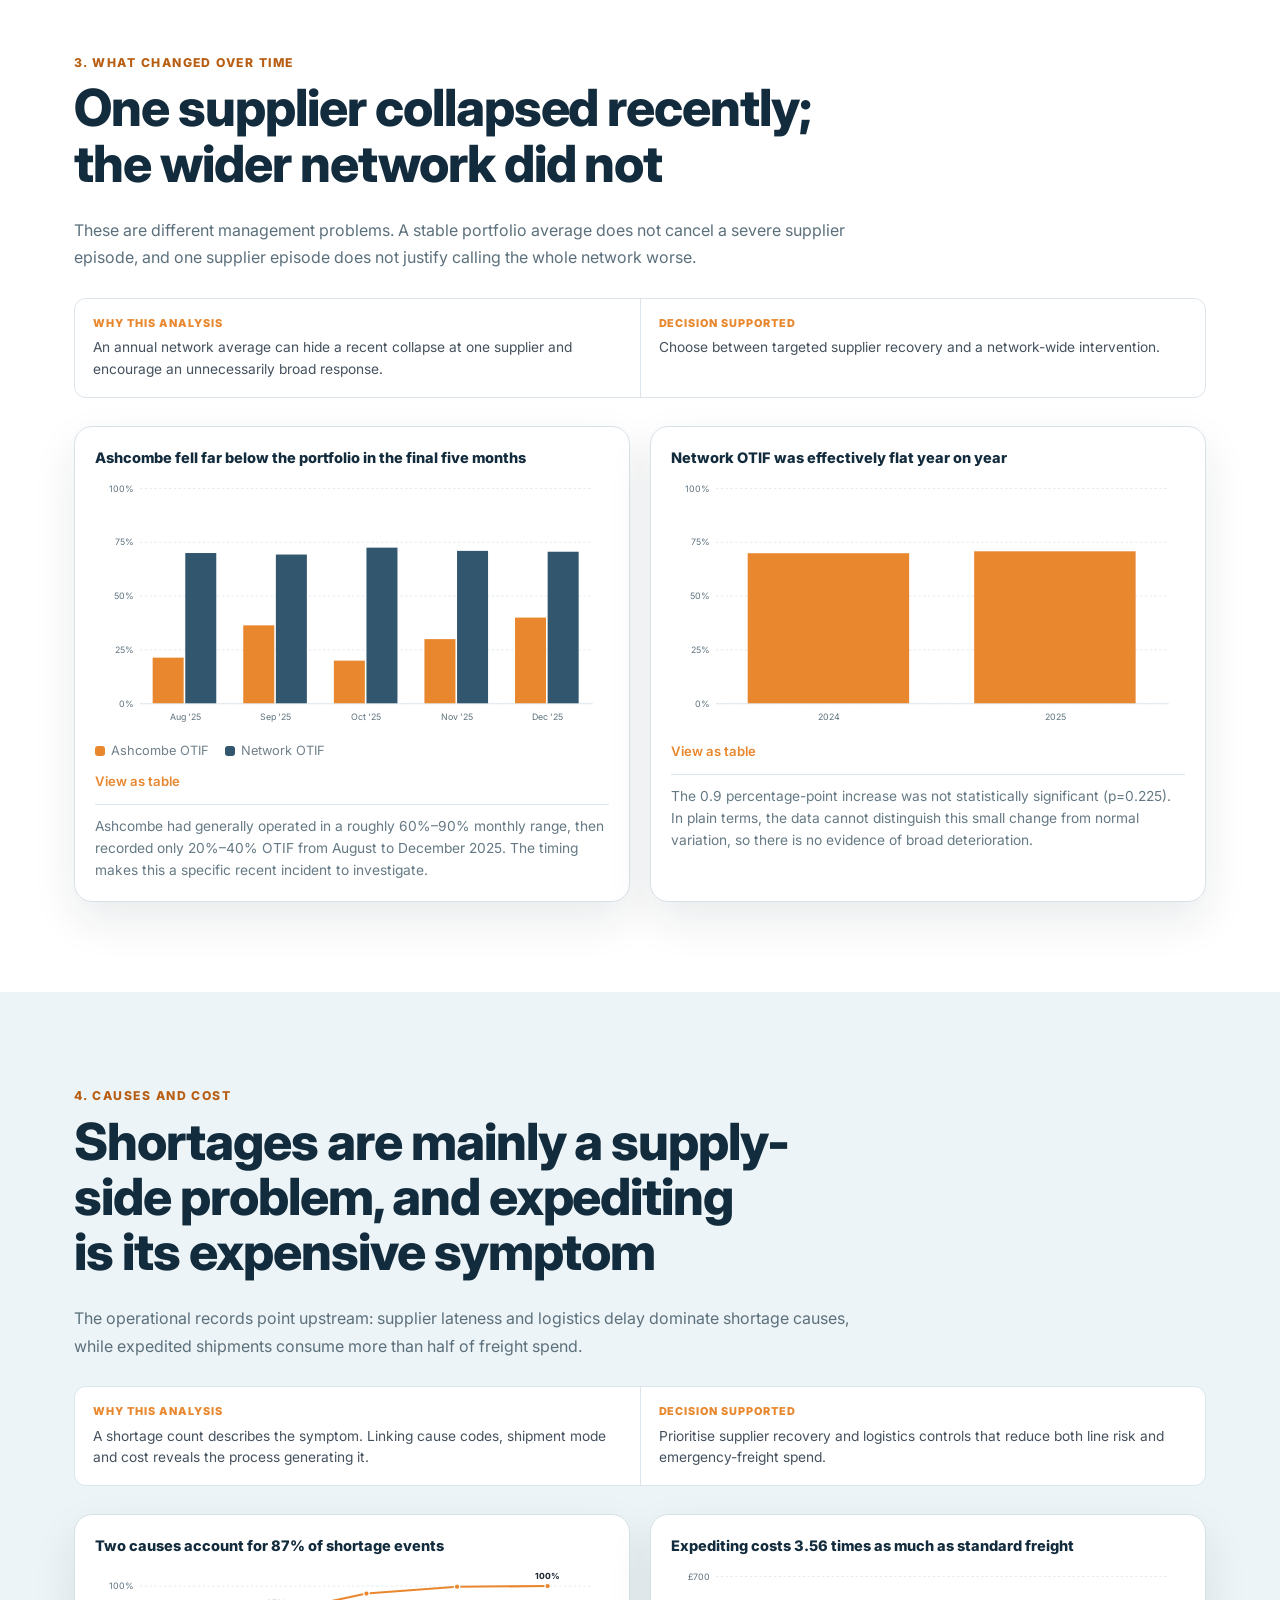
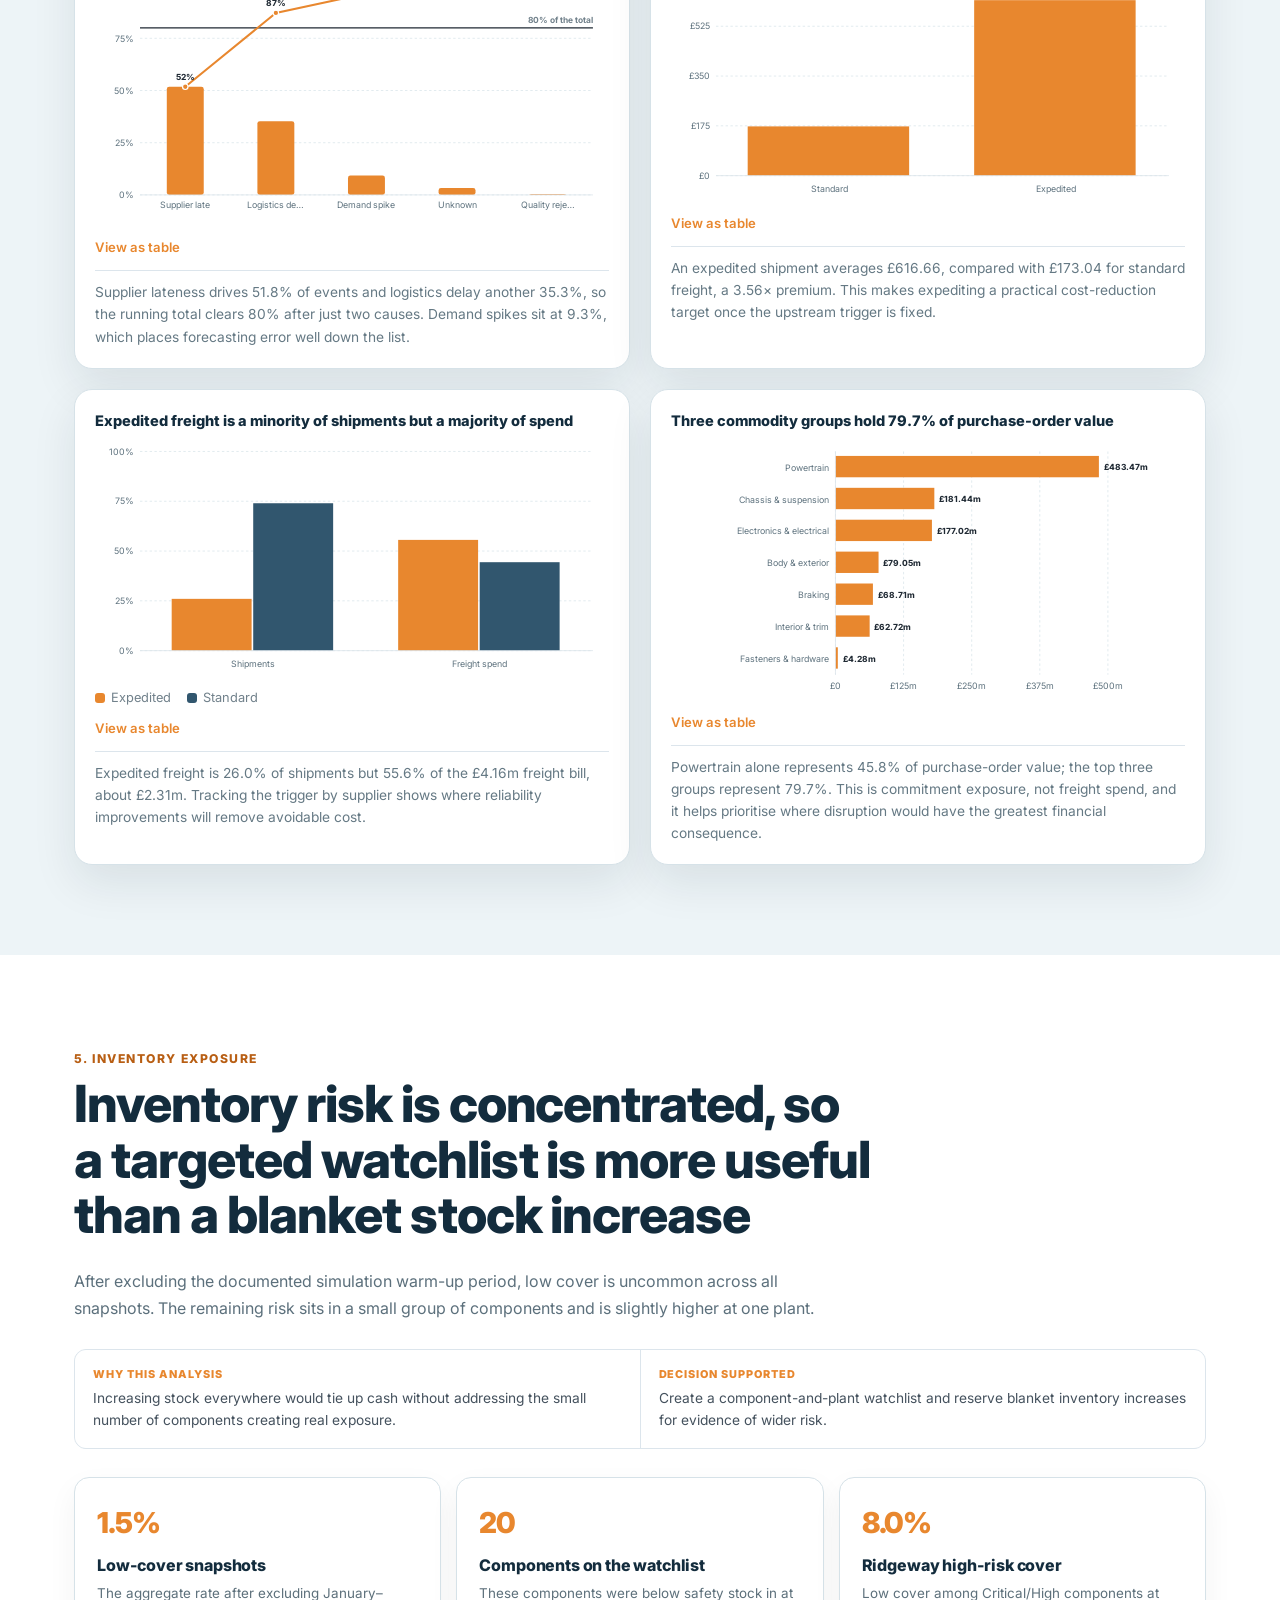
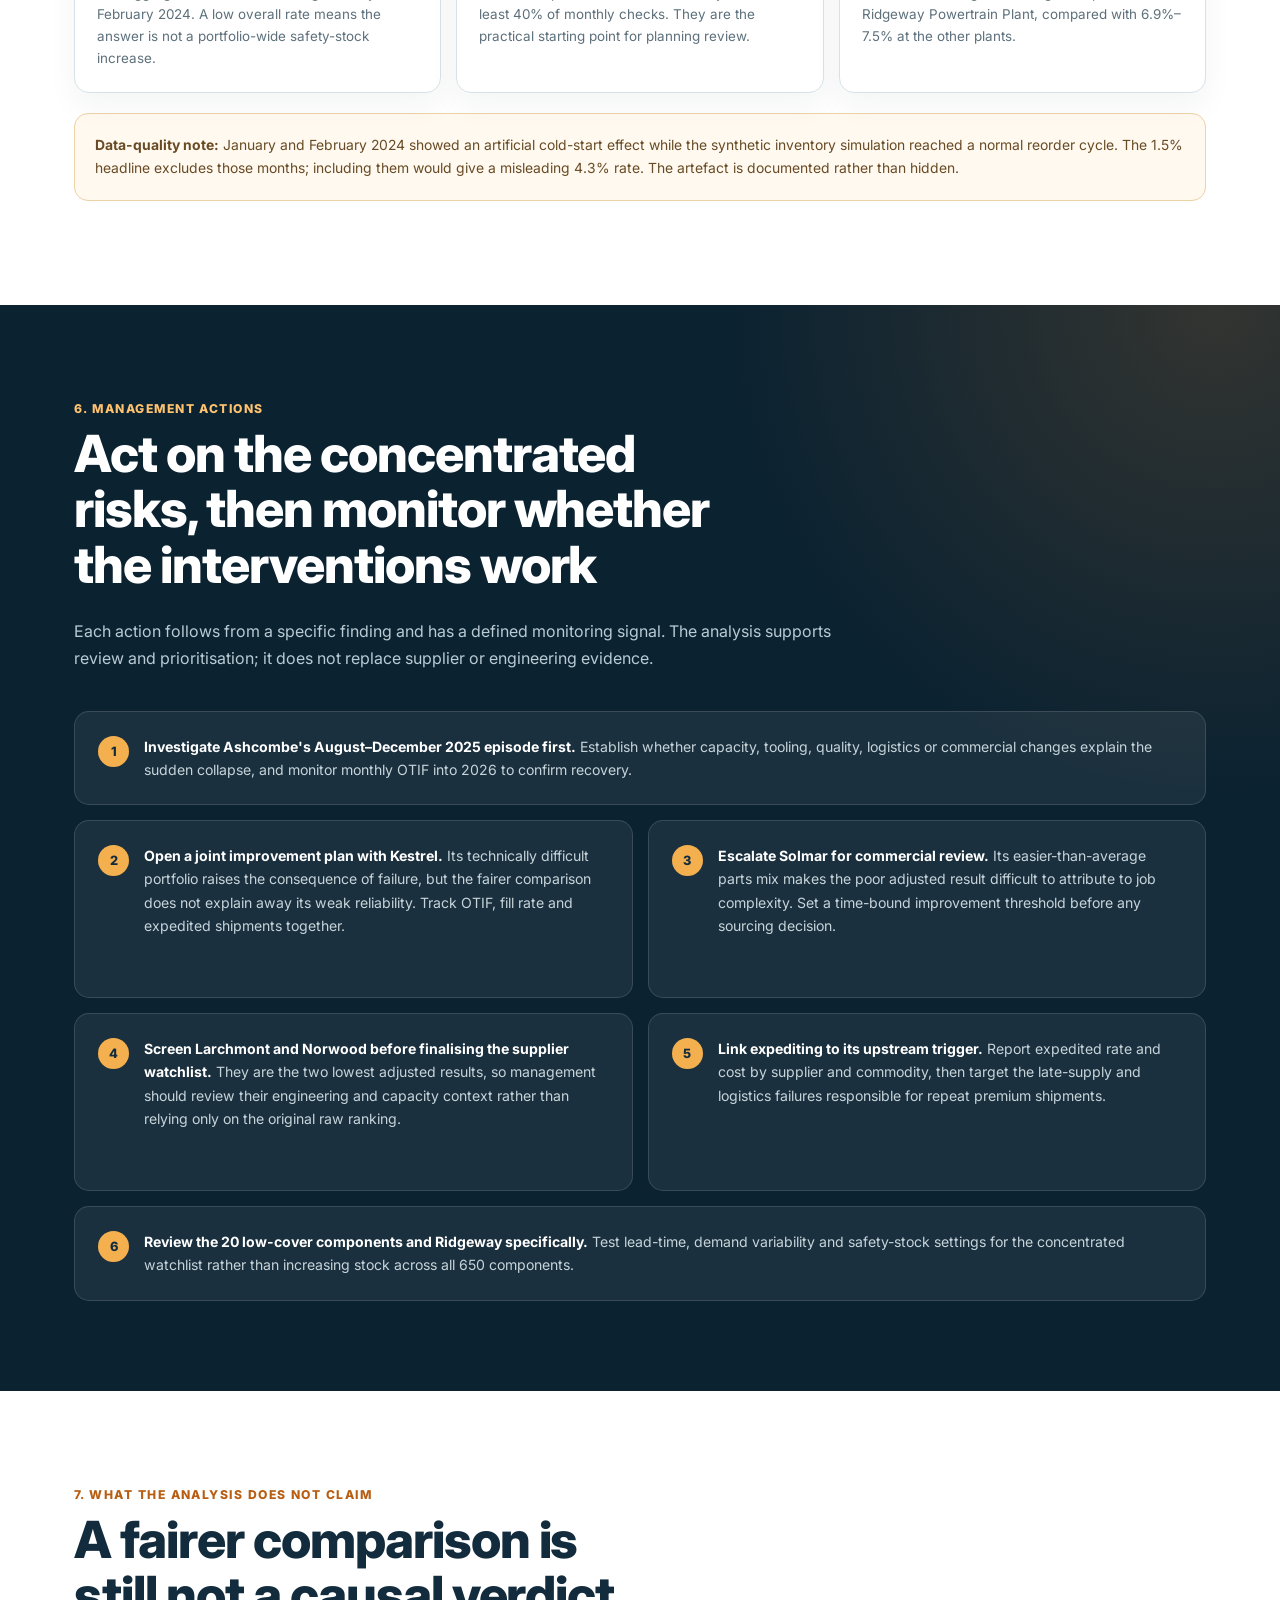
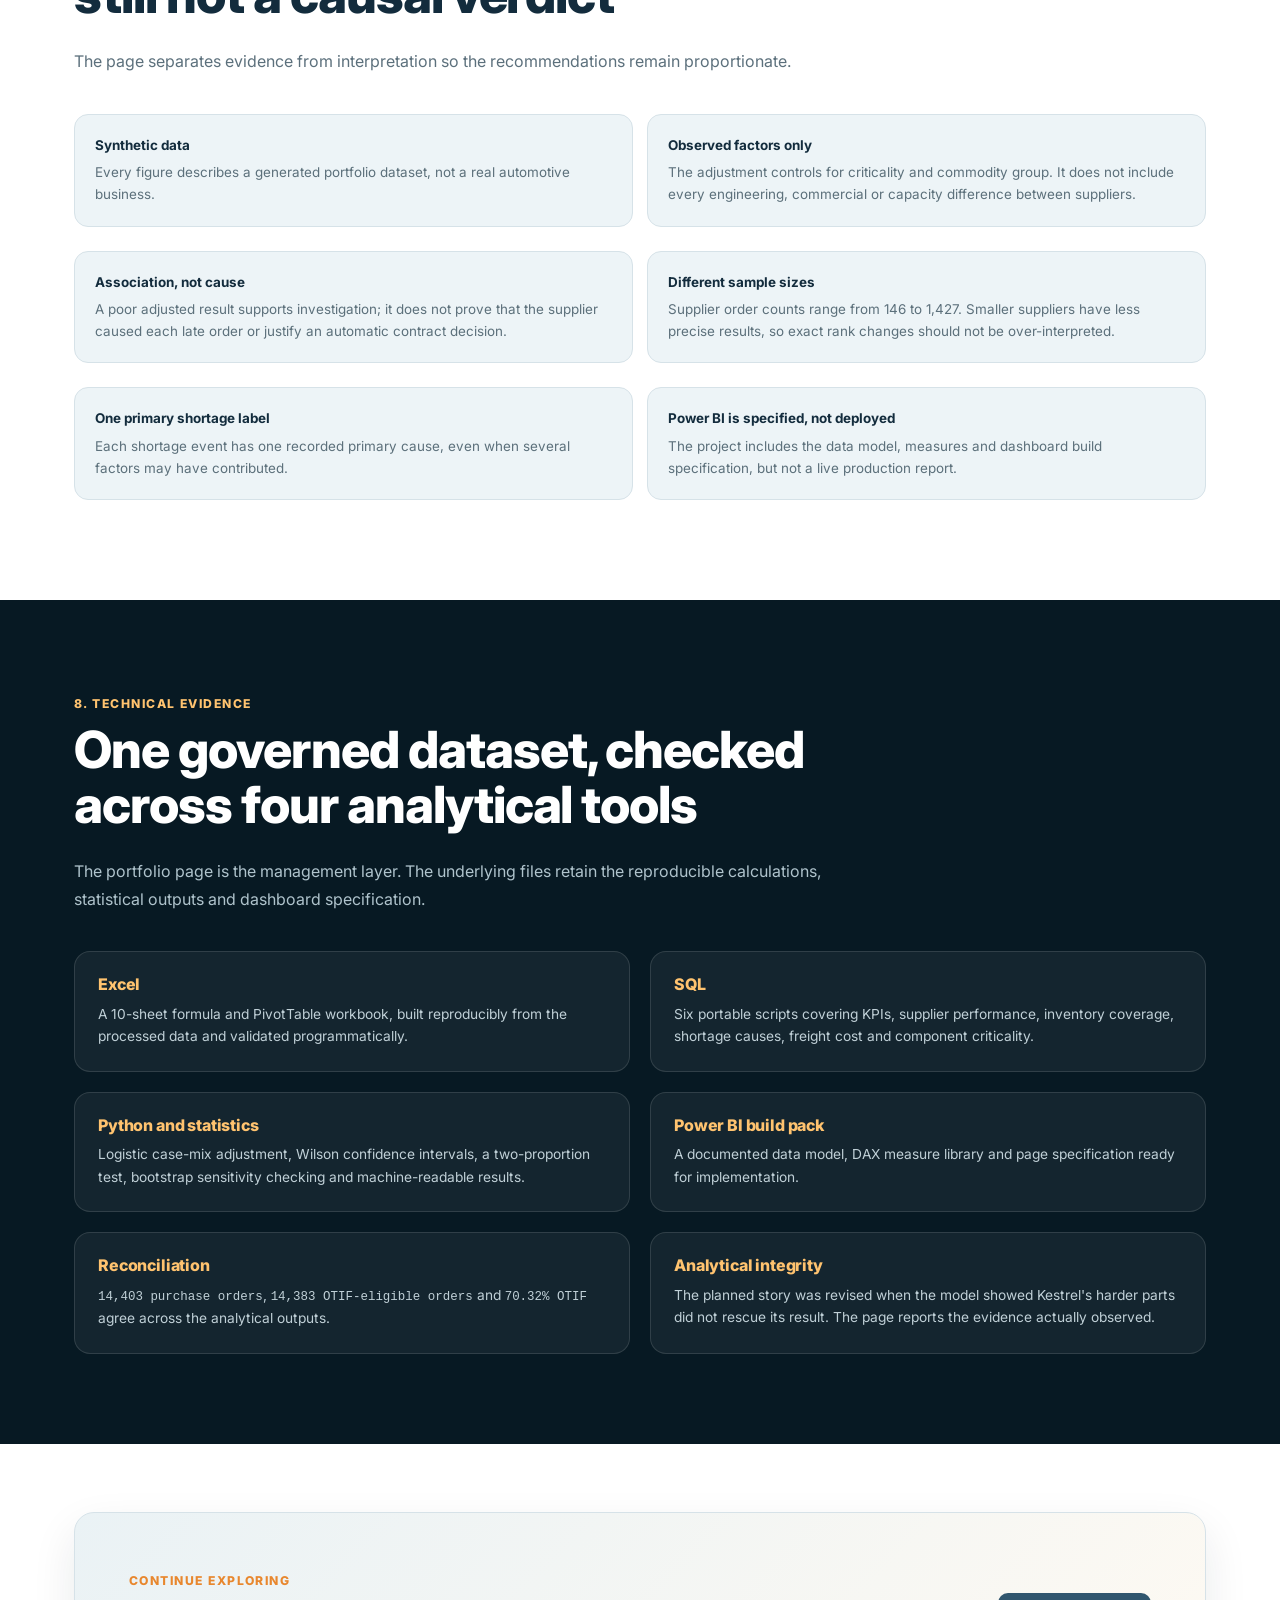
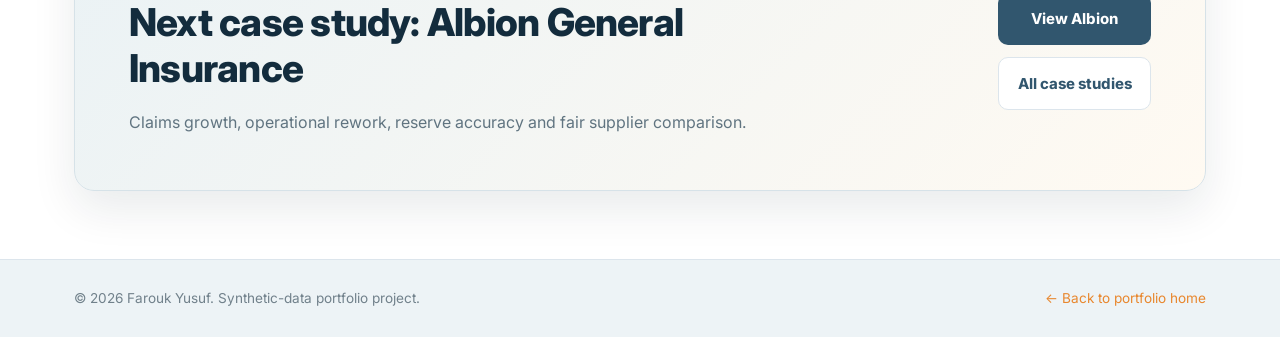
<file: case-studies/arden.html>
<!doctype html>
<html lang="en">
<head>
<meta charset="utf-8">
<meta name="viewport" content="width=device-width, initial-scale=1">
<title>Arden Automotive Group Case Study — Farouk Yusuf</title>
<meta name="description" content="A decision-focused supply-chain analytics case study explaining supplier reliability, shortage risk, inventory exposure and expedited-freight cost.">
<link rel="preconnect" href="https://fonts.googleapis.com">
<link rel="preconnect" href="https://fonts.gstatic.com" crossorigin>
<link href="https://fonts.googleapis.com/css2?family=Inter:wght@400;500;600;700;800&display=swap" rel="stylesheet">
<link rel="stylesheet" href="../assets/css/tokens.css">
<link rel="stylesheet" href="../assets/css/base.css">
<link rel="stylesheet" href="../assets/css/layout.css">
<link rel="stylesheet" href="../assets/css/components.css">
<link rel="stylesheet" href="../assets/css/charts.css">
<link rel="stylesheet" href="../assets/css/case-study.css">
<link rel="stylesheet" href="../assets/css/arden.css">
<link rel="icon" href="data:image/svg+xml,%3Csvg xmlns='http://www.w3.org/2000/svg' viewBox='0 0 100 100'%3E%3Crect width='100' height='100' rx='20' fill='%231f374d'/%3E%3Ctext x='50' y='68' font-size='58' font-family='Arial' font-weight='bold' fill='white' text-anchor='middle'%3EFY%3C/text%3E%3C/svg%3E">
</head>
<body class="arden-case-study">

<div class="disclaimer-strip">Independent portfolio project · synthetic supply-chain data · detailed disclaimer below.</div>

<header class="site-header">
  <div class="container nav">
    <a href="../index.html" class="brand"><span class="brand-mark">FY</span>Farouk Yusuf</a>
    <button class="nav-toggle" aria-label="Toggle navigation"><span></span><span></span><span></span></button>
    <ul class="nav-links">
      <li><a href="../index.html#case-studies">Case Studies</a></li>
      <li><a href="../index.html#skills">Skills</a></li>
      <li><a href="../index.html#about">About</a></li>
      <li><a href="../index.html#contact" class="nav-cta">Contact</a></li>
    </ul>
  </div>
</header>

<section class="cs-hero">
  <div class="container">
    <div class="cs-breadcrumb"><a href="../index.html">Home</a> / Case Studies / Arden Automotive Group</div>
    <div class="arden-hero-grid">
      <div class="case-hero-copy">
        <div class="case-hero-meta"><span class="eyebrow">Automotive supply chain</span><span class="case-status">End-to-end analysis</span></div>
        <h1>Which supply problems deserve management action?</h1>
        <p class="case-question"><span>Business question</span>Are the weakest suppliers genuinely unreliable, or do they only look worse because they supply harder parts? And where is that unreliability turning into shortages and avoidable freight cost?</p>
        <p class="cs-sub">I analysed two years of synthetic purchase-order, delivery, shipment, inventory and shortage data. The work compares suppliers fairly, separates an isolated supplier collapse from a stable network trend, and connects late supply to operational cost.</p>
        <div class="hero-ctas"><a class="btn btn-primary" href="#findings">See the answer <span aria-hidden="true">↓</span></a><a class="btn btn-secondary" href="#recommendations">Management actions</a></div>
      </div>
      <aside class="project-brief" aria-label="Project brief">
        <span class="eyebrow">Project brief</span>
        <dl class="brief-stats">
          <div><dt>Period</dt><dd>24 months</dd></div>
          <div><dt>Purchase orders</dt><dd>14,403</dd></div>
          <div><dt>Suppliers</dt><dd>30</dd></div>
          <div><dt>Components</dt><dd>650</dd></div>
        </dl>
        <div class="brief-tools"><span>Excel</span><span>SQL</span><span>Python</span><span>Power BI</span></div>
        <p class="brief-outcome"><strong>Main conclusion:</strong> the network is not broadly deteriorating. The clearest priorities are a recent Ashcombe collapse, persistently weak suppliers that remain poor after a fairer comparison, and supply-side failures that are driving shortages and expensive expediting.</p>
      </aside>
    </div>
  </div>
</section>

<div class="container">
  <div class="disclaimer-box">
    <span class="dot">i</span>
    <div><strong>Synthetic-data disclaimer:</strong> Arden Automotive Group is a fictional vehicle manufacturer. Every supplier, component, purchase order, plant and figure was generated for portfolio purposes. No result describes a real manufacturer or supplier, and the analysis should not be used to make decisions about any real organisation.</div>
  </div>
</div>

<div class="case-nav-shell">
  <nav class="container anchor-nav" aria-label="Case study sections">
    <span>Explore</span>
    <a href="#findings">Start here</a><a href="#context">The data</a><a href="#fairness">Fair comparison</a><a href="#timeline">What changed</a><a href="#drivers">Causes &amp; cost</a><a href="#inventory">Inventory</a><a href="#recommendations">Actions</a><a href="#technical">Evidence</a>
  </nav>
</div>

<section id="findings">
  <div class="container">
    <div class="section-head">
      <span class="eyebrow">Read this first</span>
      <h2>The network is stable overall, but a small number of supplier problems still demand action</h2>
      <p>A portfolio average can hide serious local problems. The analysis therefore moves from the network view to supplier-level evidence, then to the operational consequences.</p>
    </div>

    <div class="story-panel">
      <span class="eyebrow">The story in four questions</span>
      <h3>From a 70.3% delivery rate to specific decisions</h3>
      <div class="story-steps">
        <article class="story-step"><span>1</span><strong>Is the whole network getting worse?</strong><p>No clear evidence. OTIF moved from 69.9% to 70.8%; the difference is small enough to be explained by chance.</p></article>
        <article class="story-step"><span>2</span><strong>Are weak suppliers simply doing harder work?</strong><p>Sometimes job mix matters, but it does not explain away Kestrel or Solmar. Both remain in the bottom tier after adjustment.</p></article>
        <article class="story-step"><span>3</span><strong>Is there a recent problem hidden by the average?</strong><p>Yes. Ashcombe's OTIF fell to 20%–40% in the final five months while the portfolio stayed near 70%.</p></article>
        <article class="story-step"><span>4</span><strong>What is the operational consequence?</strong><p>Supplier and logistics delays explain 87.1% of recorded shortage events, while expedited freight costs 3.56 times more per shipment.</p></article>
      </div>
      <div class="plain-answer"><span>Clear answer</span><p><strong>Do not launch a network-wide supplier reset.</strong> Review the small number of suppliers whose poor record survives a fairer comparison, investigate Ashcombe's recent episode, and target the supplier and logistics failures that trigger shortages and expediting.</p></div>
    </div>

    <div class="kpi-grid">
      <div class="kpi-tile"><span class="kpi-num">70.3%</span><span class="kpi-lbl">Orders delivered on time and in full, across 14,383 eligible purchase orders</span></div>
      <div class="kpi-tile"><span class="kpi-num">69.9% → 70.8%</span><span class="kpi-lbl">Network OTIF from 2024 to 2025; no statistically reliable change</span></div>
      <div class="kpi-tile"><span class="kpi-num">87.1%</span><span class="kpi-lbl">Shortage events attributed to supplier lateness or logistics delay</span></div>
      <div class="kpi-tile"><span class="kpi-num">3.56×</span><span class="kpi-lbl">Average cost of expedited freight compared with standard freight</span></div>
    </div>
  </div>
</section>

<section id="context">
  <div class="container">
    <div class="section-head">
      <span class="eyebrow">1. The decision and data</span>
      <h2>A supply-chain problem needs more than a supplier league table</h2>
      <p>Management needed to know who to review, where production risk was concentrated and which costs were symptoms of unreliable supply. That required linking operational tables rather than reporting a single average.</p>
    </div>

    <div class="definition-card">
      <span>OTIF</span>
      <div><h3>On time and in full</h3><p>An order counts as OTIF only when the complete quantity arrives by the agreed date. An order that is punctual but incomplete—or complete but late—does not pass. There were 14,383 orders with enough delivery information to calculate it.</p></div>
    </div>

    <div class="context-grid">
      <article class="context-card"><h3>Coverage</h3><p>January 2024 to December 2025, covering 30 suppliers, 650 components, three plants and 14,403 canonical purchase orders.</p></article>
      <article class="context-card"><h3>Linked evidence</h3><p>Purchase orders were joined to deliveries, shipments, inventory snapshots, demand and shortage events so reliability could be connected to cost and production risk.</p></article>
      <article class="context-card"><h3>Fairness rule</h3><p>No supplier was labelled weak from its raw OTIF alone. The comparison also allowed for component criticality and commodity group—the observable differences in what each supplier was asked to deliver.</p></article>
      <article class="context-card"><h3>Reconciliation rule</h3><p>Rates were recomputed from their numerators and denominators, then checked across Excel, SQL and Python. Medians were used for skewed lead-time and order-value distributions.</p></article>
    </div>
  </div>
</section>

<section id="fairness">
  <div class="container">
    <div class="section-head">
      <span class="eyebrow">2. Fair supplier comparison</span>
      <h2>“Adjusted” means comparing suppliers as if they had faced the same mix of parts</h2>
      <p>A raw rate answers what happened. The adjusted rate asks a second question: what would each supplier's OTIF look like if every supplier had the network's average mix of component criticality and commodity groups?</p>
    </div>

    <div class="analysis-purpose"><div><strong>Why this analysis</strong><p>Suppliers handling difficult, safety-critical parts may look weaker even when the assignment mix—not execution—creates part of the gap.</p></div><div><strong>Decision supported</strong><p>Distinguish suppliers needing performance review from those whose raw score mainly reflects a harder portfolio.</p></div></div>

    <div class="comparison-explainer">
      <article><strong>Why adjust?</strong><p>A supplier handling mostly critical powertrain parts may face a harder task than one delivering standard fasteners. Raw rates alone cannot separate job mix from reliability.</p></article>
      <article><strong>What the model does</strong><p>It holds the observed part mix constant and recalculates each supplier's expected OTIF on the same basis. Some suppliers move substantially, so the adjustment is meaningful.</p></article>
      <article><strong>What it does not do</strong><p>It does not prove that a supplier caused a late delivery or produce a final contract verdict. It identifies results that warrant management review and deeper operational evidence.</p></article>
    </div>

    <div class="analysis-grid">
      <div class="chart-block">
        <div class="chart-head"><span class="chart-title">Adjustment reshuffles the bottom tier, and Kestrel and Solmar stay in it</span></div>
        <div data-chart="supplier-adjustment-data" data-chart-type="comparison"></div>
        <script type="application/json" id="supplier-adjustment-data">{"rows":[{"label":"Ravensworth Chassis","before":80.0,"after":83.3,"meta":{"orders":461,"rank":"15 → 8"}},{"label":"Solmar Fasteners","before":50.9,"after":47.9,"meta":{"orders":900,"rank":"26 → 27"}},{"label":"Larchmont Tooling","before":50.8,"after":46.0,"meta":{"orders":591,"rank":"27 → 30"}},{"label":"Norwood Castings","before":49.3,"after":46.4,"meta":{"orders":665,"rank":"28 → 29"}},{"label":"Kestrel Precision","before":49.2,"after":47.4,"meta":{"orders":1427,"rank":"29 → 28"}},{"label":"Cliffgate Logistics","before":46.8,"after":51.7,"meta":{"orders":600,"rank":"30 → 26"}}],"options":{"valueFormat":"percent","beforeLabel":"Raw OTIF","afterLabel":"Adjusted OTIF","categoryLabel":"Supplier","minValue":40,"maxValue":90,"metaColumns":[{"key":"orders","label":"Orders","numeric":true,"format":"number"},{"key":"rank","label":"Raw → adjusted rank"}]}}</script>
        <div class="chart-caption"><strong>How to read this:</strong> Cliffgate improves once its job mix is allowed for, and Ravensworth moves seven places. Kestrel and Solmar hold their positions and stay among the weakest adjusted performers. Because the exact order shifts, the defensible conclusion is “bottom tier”, rather than “the same two remain last”.</div>
      </div>

      <div class="chart-block">
        <div class="chart-head"><span class="chart-title">Kestrel does supply harder parts, yet that still leaves its result unexplained</span></div>
        <div data-chart="kestrel-mix-data" data-chart-type="bar"></div>
        <script type="application/json" id="kestrel-mix-data">{"categories":["Kestrel","Network"],"series":[{"label":"Critical / high","values":[72.9,36.3]},{"label":"Medium / low","values":[27.1,63.7]}],"options":{"valueFormat":"percent","categoryLabel":"Supplier group","maxValue":100,"height":320}}</script>
        <div class="chart-caption">Nearly three-quarters of Kestrel's components are Critical or High criticality, roughly twice the network average. If difficulty were the main explanation, adjustment should lift its result; instead, OTIF moves from 49.2% to 47.4%.</div>
      </div>
    </div>

    <div class="finding-strip">
      <article><span>Priority signal</span><h3>Kestrel: weak and high-consequence</h3><p>Kestrel combines a bottom-tier adjusted result with the largest order count in the comparison and a technically difficult parts mix. That supports a joint improvement plan, not a simplistic blame decision.</p></article>
      <article><span>Cleanest comparison</span><h3>Solmar: weak on an easier mix</h3><p>67.5% of Solmar's components are Medium or Low criticality, yet adjusted OTIF falls to 47.9%. Its parts mix offers little reason to discount the poor record.</p></article>
      <article><span>Further review</span><h3>Larchmont and Norwood also matter</h3><p>They become the two lowest adjusted results. The analysis should therefore screen them alongside Kestrel and Solmar rather than turning one rank order into a verdict.</p></article>
    </div>

    <p class="model-caution"><strong>Management interpretation:</strong> the comparison is a triage tool. It shows which results remain concerning after allowing for observable job difficulty, but supplier discussions should still include defect history, engineering complexity, capacity constraints and commercial context that are not in the model.</p>
  </div>
</section>

<section id="timeline">
  <div class="container">
    <div class="section-head">
      <span class="eyebrow">3. What changed over time</span>
      <h2>One supplier collapsed recently; the wider network did not</h2>
      <p>These are different management problems. A stable portfolio average does not cancel a severe supplier episode, and one supplier episode does not justify calling the whole network worse.</p>
    </div>

    <div class="analysis-purpose"><div><strong>Why this analysis</strong><p>An annual network average can hide a recent collapse at one supplier and encourage an unnecessarily broad response.</p></div><div><strong>Decision supported</strong><p>Choose between targeted supplier recovery and a network-wide intervention.</p></div></div>

    <div class="analysis-grid">
      <div class="chart-block">
        <div class="chart-head"><span class="chart-title">Ashcombe fell far below the portfolio in the final five months</span></div>
        <div data-chart="ashcombe-data" data-chart-type="bar"></div>
        <script type="application/json" id="ashcombe-data">{"categories":["Aug '25","Sep '25","Oct '25","Nov '25","Dec '25"],"series":[{"label":"Ashcombe OTIF","values":[21.4,36.4,20.0,30.0,40.0]},{"label":"Network OTIF","values":[70.0,69.3,72.5,71.0,70.6]}],"options":{"valueFormat":"percent","categoryLabel":"Month","maxValue":100,"height":320}}</script>
        <div class="chart-caption">Ashcombe had generally operated in a roughly 60%–90% monthly range, then recorded only 20%–40% OTIF from August to December 2025. The timing makes this a specific recent incident to investigate.</div>
      </div>

      <div class="chart-block">
        <div class="chart-head"><span class="chart-title">Network OTIF was effectively flat year on year</span></div>
        <div data-chart="year-otif-data" data-chart-type="bar"></div>
        <script type="application/json" id="year-otif-data">{"categories":["2024","2025"],"series":[{"label":"Network OTIF","values":[69.9,70.8]}],"options":{"valueFormat":"percent","categoryLabel":"Year","maxValue":100,"height":320}}</script>
        <div class="chart-caption">The 0.9 percentage-point increase was not statistically significant (p=0.225). In plain terms, the data cannot distinguish this small change from normal variation, so there is no evidence of broad deterioration.</div>
      </div>
    </div>
  </div>
</section>

<section id="drivers">
  <div class="container">
    <div class="section-head">
      <span class="eyebrow">4. Causes and cost</span>
      <h2>Shortages are mainly a supply-side problem, and expediting is its expensive symptom</h2>
      <p>The operational records point upstream: supplier lateness and logistics delay dominate shortage causes, while expedited shipments consume more than half of freight spend.</p>
    </div>

    <div class="analysis-purpose"><div><strong>Why this analysis</strong><p>A shortage count describes the symptom. Linking cause codes, shipment mode and cost reveals the process generating it.</p></div><div><strong>Decision supported</strong><p>Prioritise supplier recovery and logistics controls that reduce both line risk and emergency-freight spend.</p></div></div>

    <div class="driver-grid">
      <div class="chart-block">
        <div class="chart-head"><span class="chart-title">Two causes account for 87% of shortage events</span></div>
        <div data-chart="shortage-data" data-chart-type="pareto"></div>
        <script type="application/json" id="shortage-data">{"categories":["Supplier late","Logistics delay","Demand spike","Unknown","Quality reject"],"values":[173,118,31,11,1],"options":{"categoryLabel":"Primary cause","valueLabel":"Shortage events","height":330}}</script>
        <div class="chart-caption">Supplier lateness drives 51.8% of events and logistics delay another 35.3%, so the running total clears 80% after just two causes. Demand spikes sit at 9.3%, which places forecasting error well down the list.</div>
      </div>

      <div class="chart-block">
        <div class="chart-head"><span class="chart-title">Expediting costs 3.56 times as much as standard freight</span></div>
        <div data-chart="freight-cost-data" data-chart-type="bar"></div>
        <script type="application/json" id="freight-cost-data">{"categories":["Standard","Expedited"],"series":[{"label":"Average shipment cost","values":[173.04,616.66]}],"options":{"valueFormat":"gbp","categoryLabel":"Freight type","maxValue":700,"height":300}}</script>
        <div class="chart-caption">An expedited shipment averages £616.66, compared with £173.04 for standard freight, a 3.56× premium. This makes expediting a practical cost-reduction target once the upstream trigger is fixed.</div>
      </div>

      <div class="chart-block">
        <div class="chart-head"><span class="chart-title">Expedited freight is a minority of shipments but a majority of spend</span></div>
        <div data-chart="freight-share-data" data-chart-type="bar"></div>
        <script type="application/json" id="freight-share-data">{"categories":["Shipments","Freight spend"],"series":[{"label":"Expedited","values":[26.0,55.6]},{"label":"Standard","values":[74.0,44.4]}],"options":{"valueFormat":"percent","categoryLabel":"Measure","maxValue":100,"height":300}}</script>
        <div class="chart-caption">Expedited freight is 26.0% of shipments but 55.6% of the £4.16m freight bill, about £2.31m. Tracking the trigger by supplier shows where reliability improvements will remove avoidable cost.</div>
      </div>

      <div class="chart-block">
        <div class="chart-head"><span class="chart-title">Three commodity groups hold 79.7% of purchase-order value</span></div>
        <div data-chart="commodity-data" data-chart-type="bar"></div>
        <script type="application/json" id="commodity-data">{"categories":["Powertrain","Chassis & suspension","Electronics & electrical","Body & exterior","Braking","Interior & trim","Fasteners & hardware"],"series":[{"label":"Purchase-order value","values":[483473767.89,181435825.82,177021285.90,79049252.43,68707545.21,62720807.50,4281951.44]}],"options":{"horizontal":true,"valueFormat":"gbp","categoryLabel":"Commodity group","maxValue":500000000,"height":330}}</script>
        <div class="chart-caption">Powertrain alone represents 45.8% of purchase-order value; the top three groups represent 79.7%. This is commitment exposure, not freight spend, and it helps prioritise where disruption would have the greatest financial consequence.</div>
      </div>
    </div>
  </div>
</section>

<section id="inventory">
  <div class="container">
    <div class="section-head">
      <span class="eyebrow">5. Inventory exposure</span>
      <h2>Inventory risk is concentrated, so a targeted watchlist is more useful than a blanket stock increase</h2>
      <p>After excluding the documented simulation warm-up period, low cover is uncommon across all snapshots. The remaining risk sits in a small group of components and is slightly higher at one plant.</p>
    </div>

    <div class="analysis-purpose"><div><strong>Why this analysis</strong><p>Increasing stock everywhere would tie up cash without addressing the small number of components creating real exposure.</p></div><div><strong>Decision supported</strong><p>Create a component-and-plant watchlist and reserve blanket inventory increases for evidence of wider risk.</p></div></div>

    <div class="watchlist">
      <article class="watch-card"><span>1.5%</span><h3>Low-cover snapshots</h3><p>The aggregate rate after excluding January–February 2024. A low overall rate means the answer is not a portfolio-wide safety-stock increase.</p></article>
      <article class="watch-card"><span>20</span><h3>Components on the watchlist</h3><p>These components were below safety stock in at least 40% of monthly checks. They are the practical starting point for planning review.</p></article>
      <article class="watch-card"><span>8.0%</span><h3>Ridgeway high-risk cover</h3><p>Low cover among Critical/High components at Ridgeway Powertrain Plant, compared with 6.9%–7.5% at the other plants.</p></article>
    </div>

    <p class="quality-note"><strong>Data-quality note:</strong> January and February 2024 showed an artificial cold-start effect while the synthetic inventory simulation reached a normal reorder cycle. The 1.5% headline excludes those months; including them would give a misleading 4.3% rate. The artefact is documented rather than hidden.</p>
  </div>
</section>

<section id="recommendations">
  <div class="container">
    <div class="section-head">
      <span class="eyebrow">6. Management actions</span>
      <h2>Act on the concentrated risks, then monitor whether the interventions work</h2>
      <p>Each action follows from a specific finding and has a defined monitoring signal. The analysis supports review and prioritisation; it does not replace supplier or engineering evidence.</p>
    </div>

    <ol class="rec-list">
      <li><strong>Investigate Ashcombe's August–December 2025 episode first.</strong> Establish whether capacity, tooling, quality, logistics or commercial changes explain the sudden collapse, and monitor monthly OTIF into 2026 to confirm recovery.</li>
      <li><strong>Open a joint improvement plan with Kestrel.</strong> Its technically difficult portfolio raises the consequence of failure, but the fairer comparison does not explain away its weak reliability. Track OTIF, fill rate and expedited shipments together.</li>
      <li><strong>Escalate Solmar for commercial review.</strong> Its easier-than-average parts mix makes the poor adjusted result difficult to attribute to job complexity. Set a time-bound improvement threshold before any sourcing decision.</li>
      <li><strong>Screen Larchmont and Norwood before finalising the supplier watchlist.</strong> They are the two lowest adjusted results, so management should review their engineering and capacity context rather than relying only on the original raw ranking.</li>
      <li><strong>Link expediting to its upstream trigger.</strong> Report expedited rate and cost by supplier and commodity, then target the late-supply and logistics failures responsible for repeat premium shipments.</li>
      <li><strong>Review the 20 low-cover components and Ridgeway specifically.</strong> Test lead-time, demand variability and safety-stock settings for the concentrated watchlist rather than increasing stock across all 650 components.</li>
    </ol>
  </div>
</section>

<section id="limitations">
  <div class="container">
    <div class="section-head">
      <span class="eyebrow">7. What the analysis does not claim</span>
      <h2>A fairer comparison is still not a causal verdict</h2>
      <p>The page separates evidence from interpretation so the recommendations remain proportionate.</p>
    </div>

    <ul class="limit-list">
      <li><strong>Synthetic data</strong>Every figure describes a generated portfolio dataset, not a real automotive business.</li>
      <li><strong>Observed factors only</strong>The adjustment controls for criticality and commodity group. It does not include every engineering, commercial or capacity difference between suppliers.</li>
      <li><strong>Association, not cause</strong>A poor adjusted result supports investigation; it does not prove that the supplier caused each late order or justify an automatic contract decision.</li>
      <li><strong>Different sample sizes</strong>Supplier order counts range from 146 to 1,427. Smaller suppliers have less precise results, so exact rank changes should not be over-interpreted.</li>
      <li><strong>One primary shortage label</strong>Each shortage event has one recorded primary cause, even when several factors may have contributed.</li>
      <li><strong>Power BI is specified, not deployed</strong>The project includes the data model, measures and dashboard build specification, but not a live production report.</li>
    </ul>
  </div>
</section>

<section id="technical">
  <div class="container">
    <div class="section-head">
      <span class="eyebrow">8. Technical evidence</span>
      <h2>One governed dataset, checked across four analytical tools</h2>
      <p>The portfolio page is the management layer. The underlying files retain the reproducible calculations, statistical outputs and dashboard specification.</p>
    </div>

    <div class="evidence-grid">
      <article class="evidence-card"><h3>Excel</h3><p>A 10-sheet formula and PivotTable workbook, built reproducibly from the processed data and validated programmatically.</p></article>
      <article class="evidence-card"><h3>SQL</h3><p>Six portable scripts covering KPIs, supplier performance, inventory coverage, shortage causes, freight cost and component criticality.</p></article>
      <article class="evidence-card"><h3>Python and statistics</h3><p>Logistic case-mix adjustment, Wilson confidence intervals, a two-proportion test, bootstrap sensitivity checking and machine-readable results.</p></article>
      <article class="evidence-card"><h3>Power BI build pack</h3><p>A documented data model, DAX measure library and page specification ready for implementation.</p></article>
      <article class="evidence-card"><h3>Reconciliation</h3><p><code>14,403 purchase orders</code>, <code>14,383 OTIF-eligible orders</code> and <code>70.32% OTIF</code> agree across the analytical outputs.</p></article>
      <article class="evidence-card"><h3>Analytical integrity</h3><p>The planned story was revised when the model showed Kestrel's harder parts did not rescue its result. The page reports the evidence actually observed.</p></article>
    </div>
  </div>
</section>

<section class="case-next">
  <div class="container">
    <div class="case-next-card">
      <div><span class="eyebrow">Continue exploring</span><h2>Next case study: Albion General Insurance</h2><p>Claims growth, operational rework, reserve accuracy and fair supplier comparison.</p></div>
      <div class="case-next-actions"><a class="btn btn-primary" href="albion.html">View Albion</a><a class="btn btn-secondary" href="../index.html#case-studies">All case studies</a></div>
    </div>
  </div>
</section>

<footer class="site-footer">
  <div class="container">
    <p>© 2026 Farouk Yusuf. Synthetic-data portfolio project.</p>
    <p><a href="../index.html">← Back to portfolio home</a></p>
  </div>
</footer>

<script src="../assets/js/nav.js"></script>
<script src="../assets/js/tooltip.js"></script>
<script src="../assets/js/charts.js"></script>
<script src="../assets/js/main.js"></script>
</body>
</html>
</file>
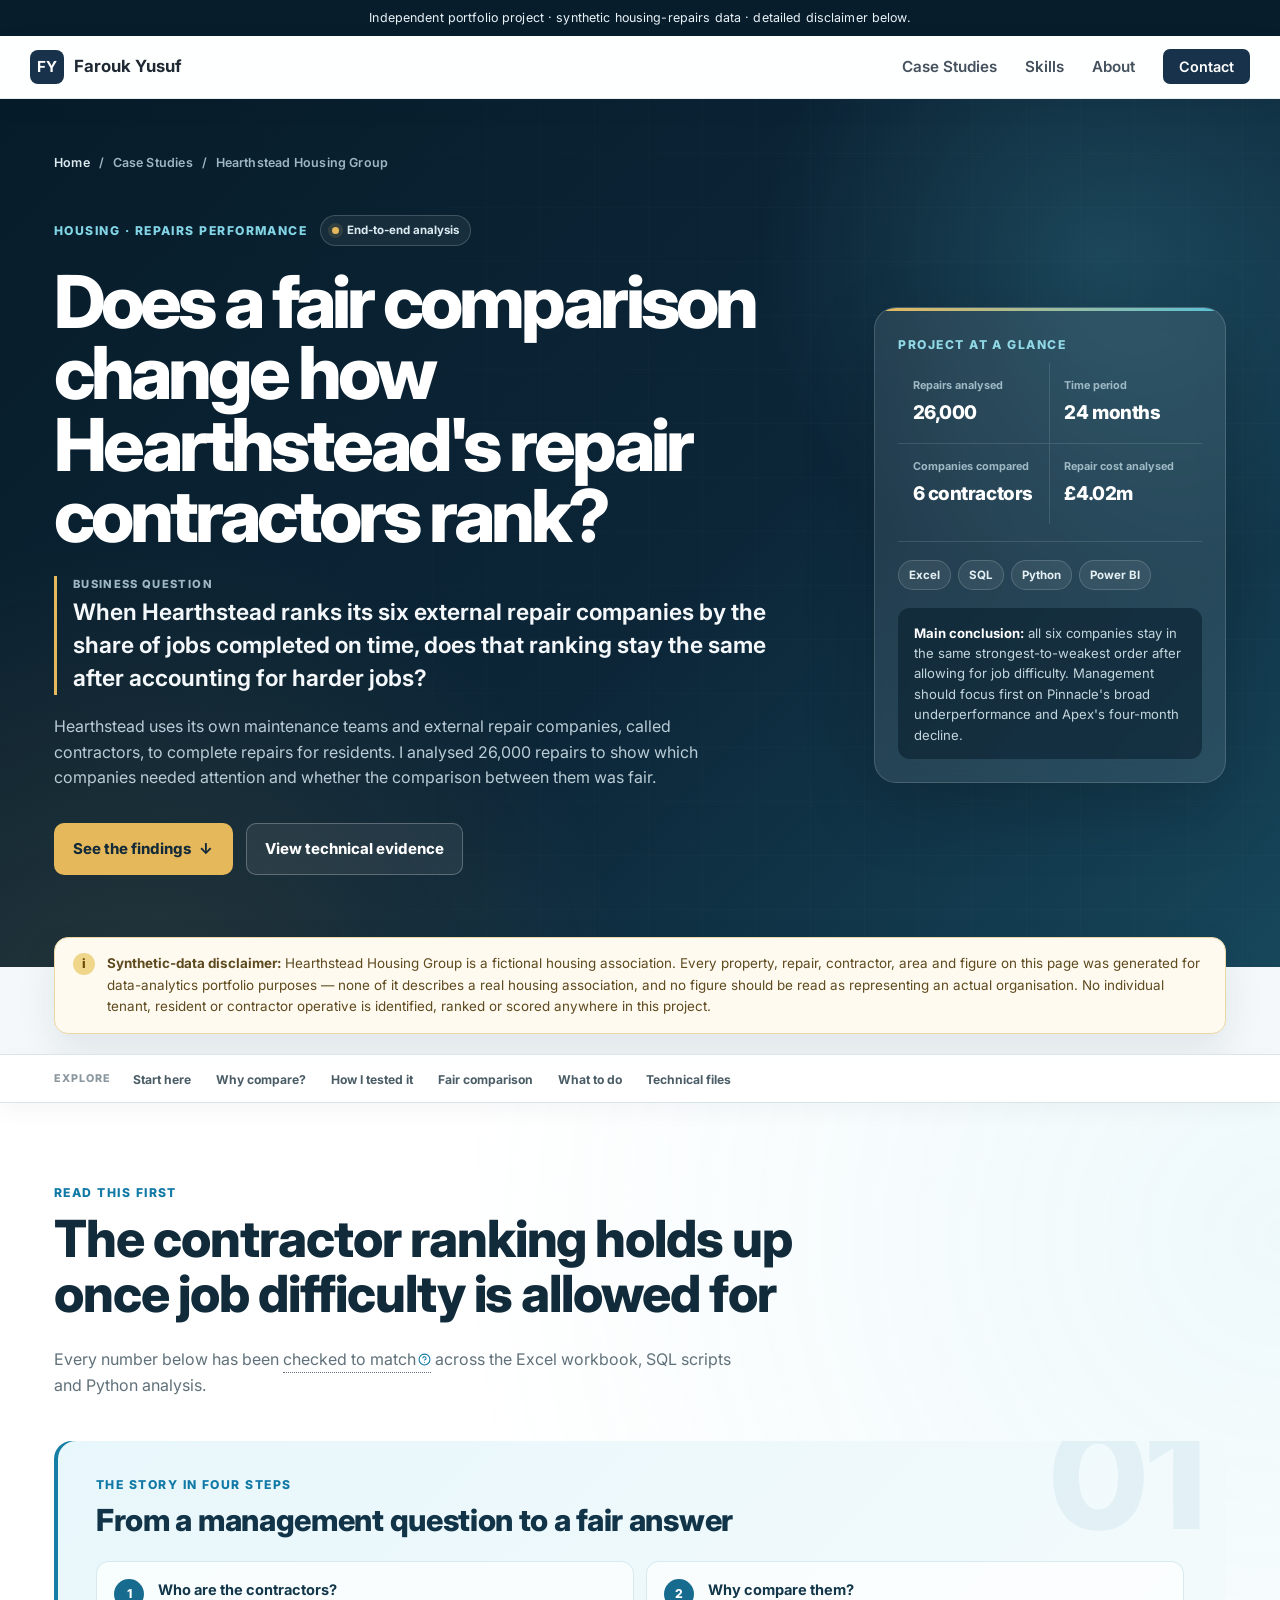
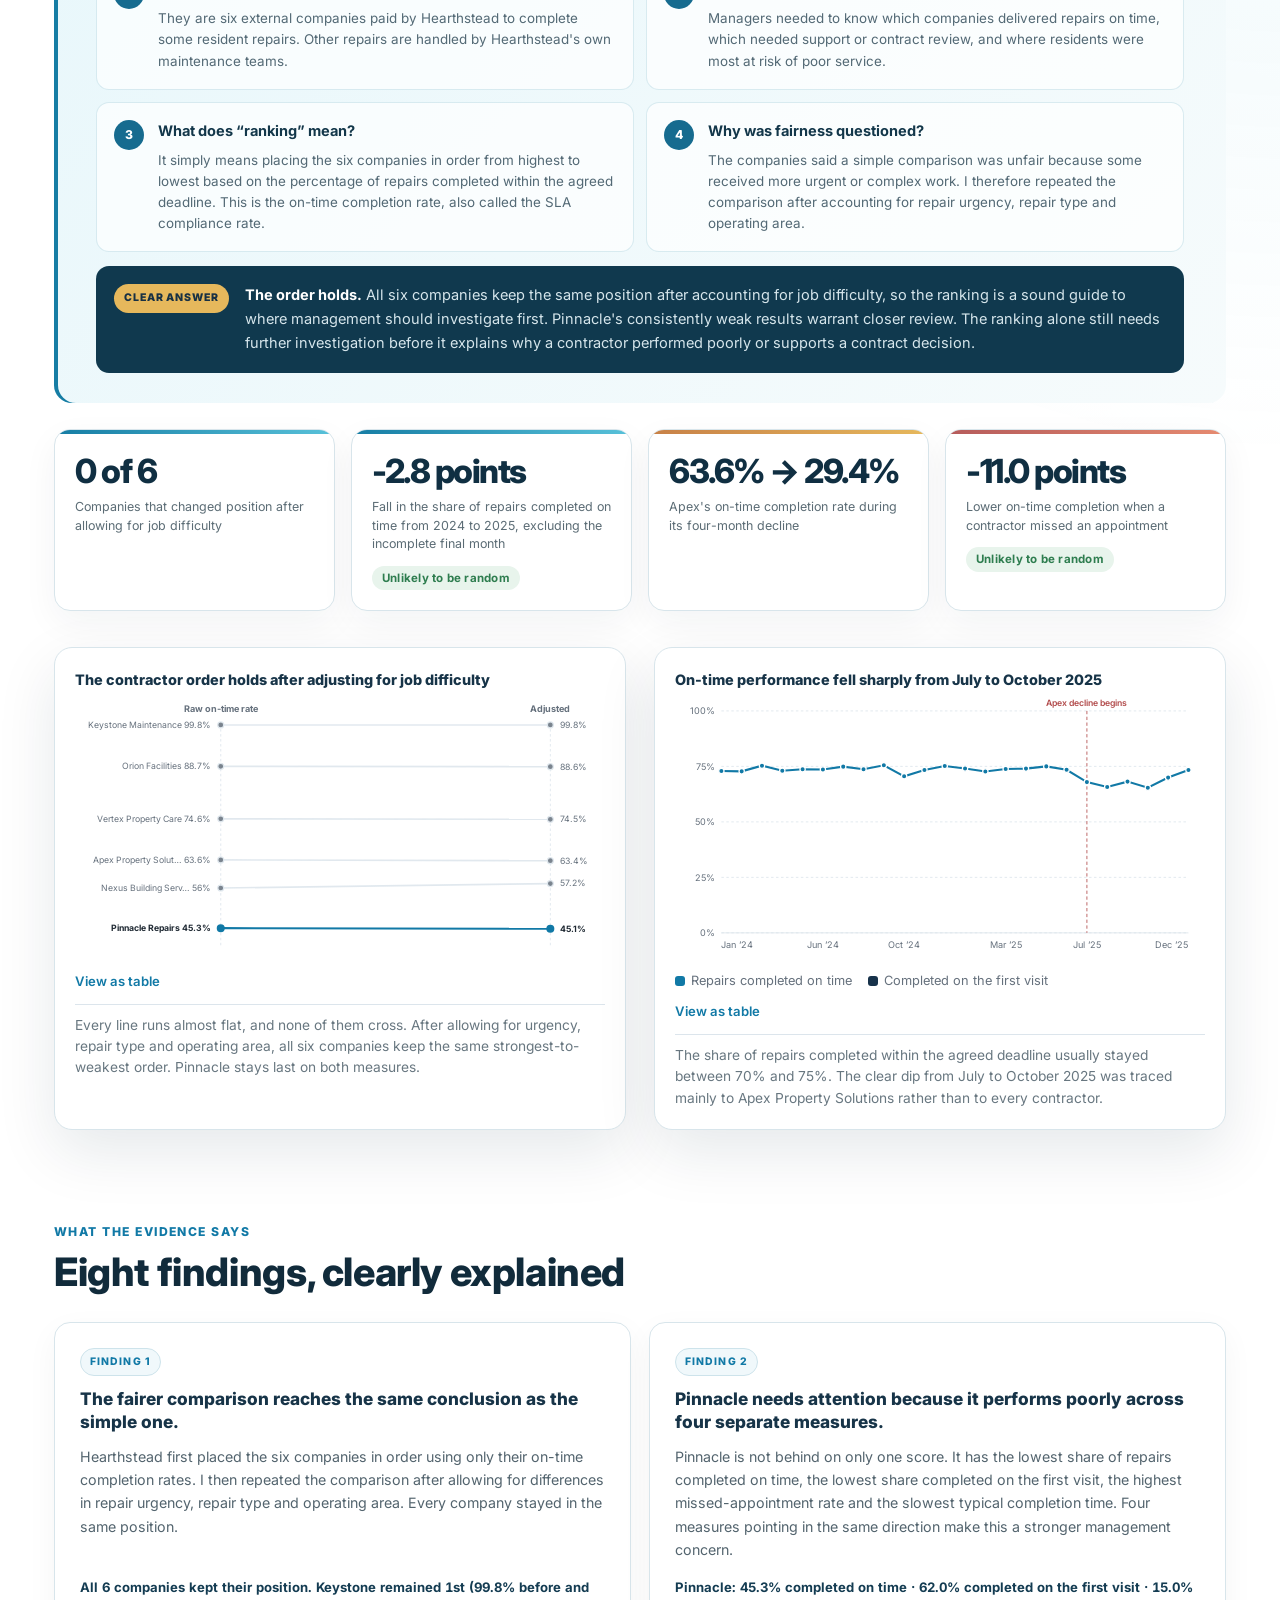
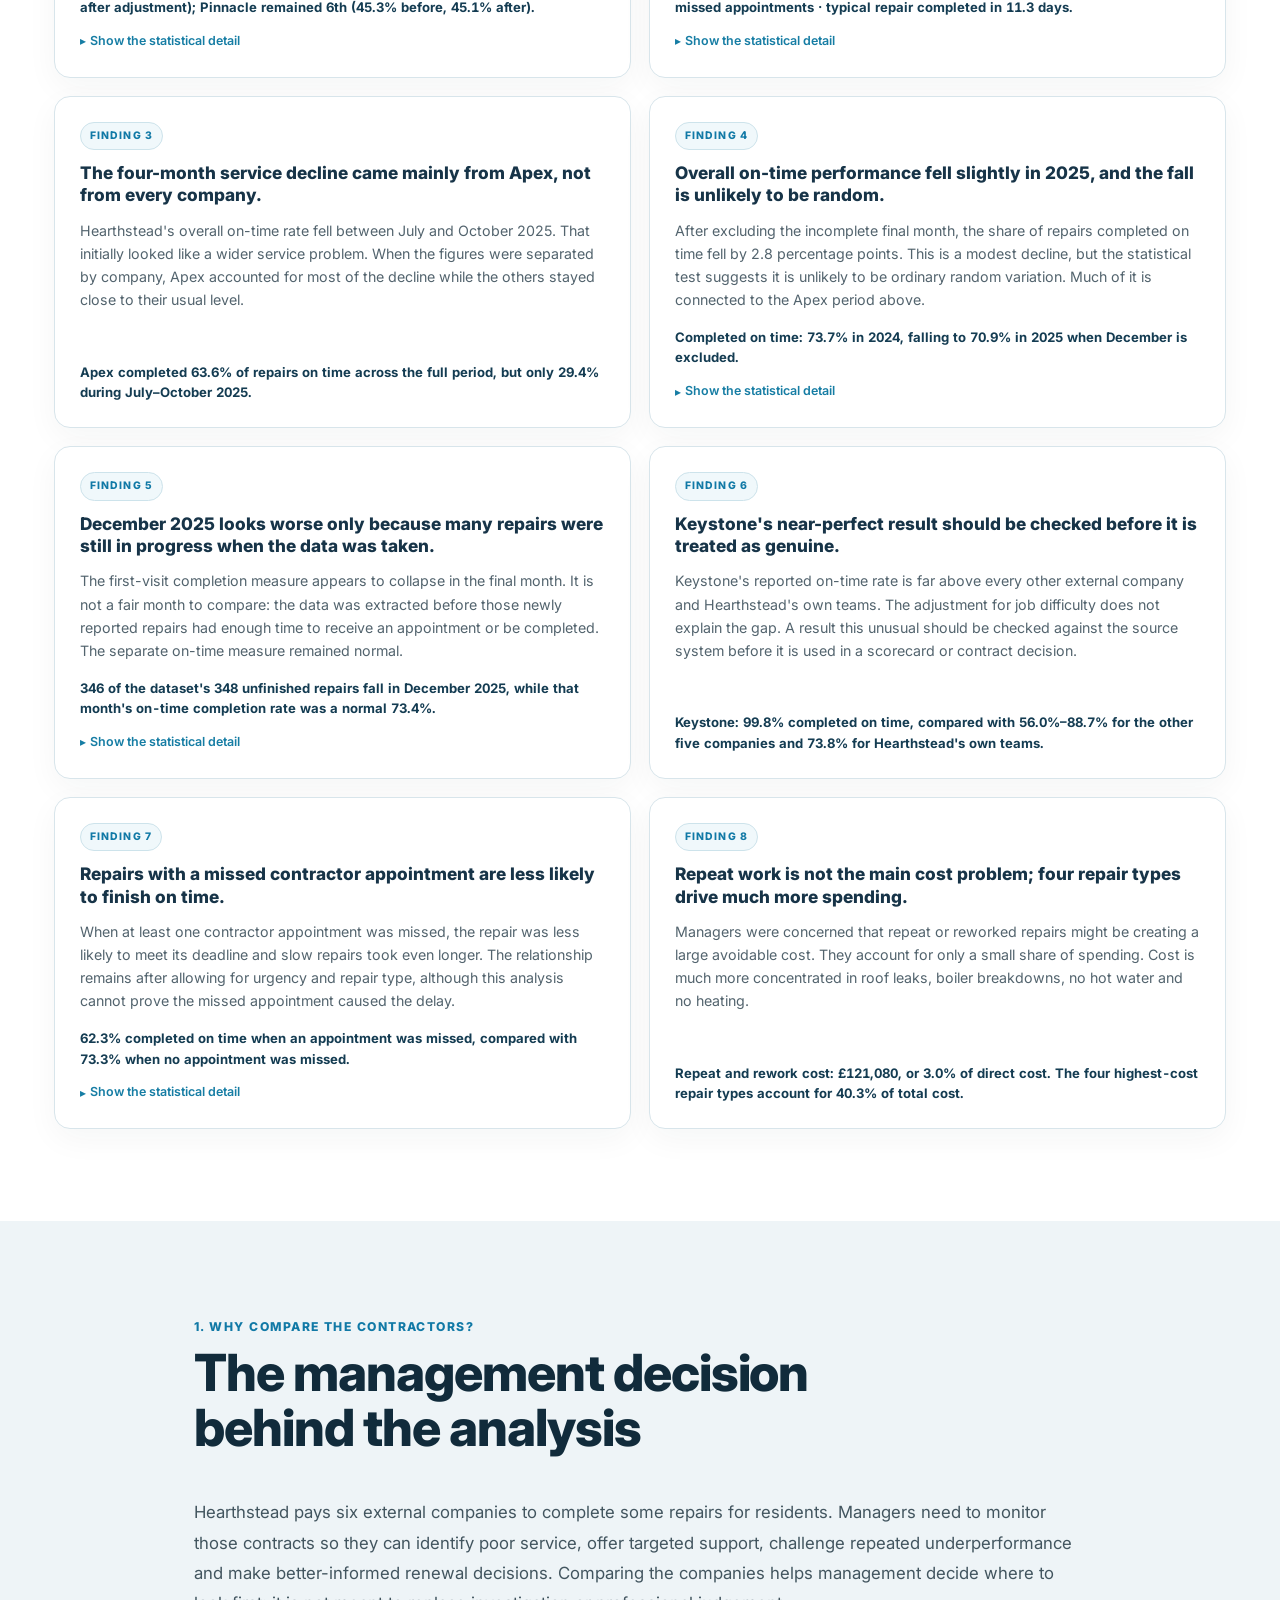
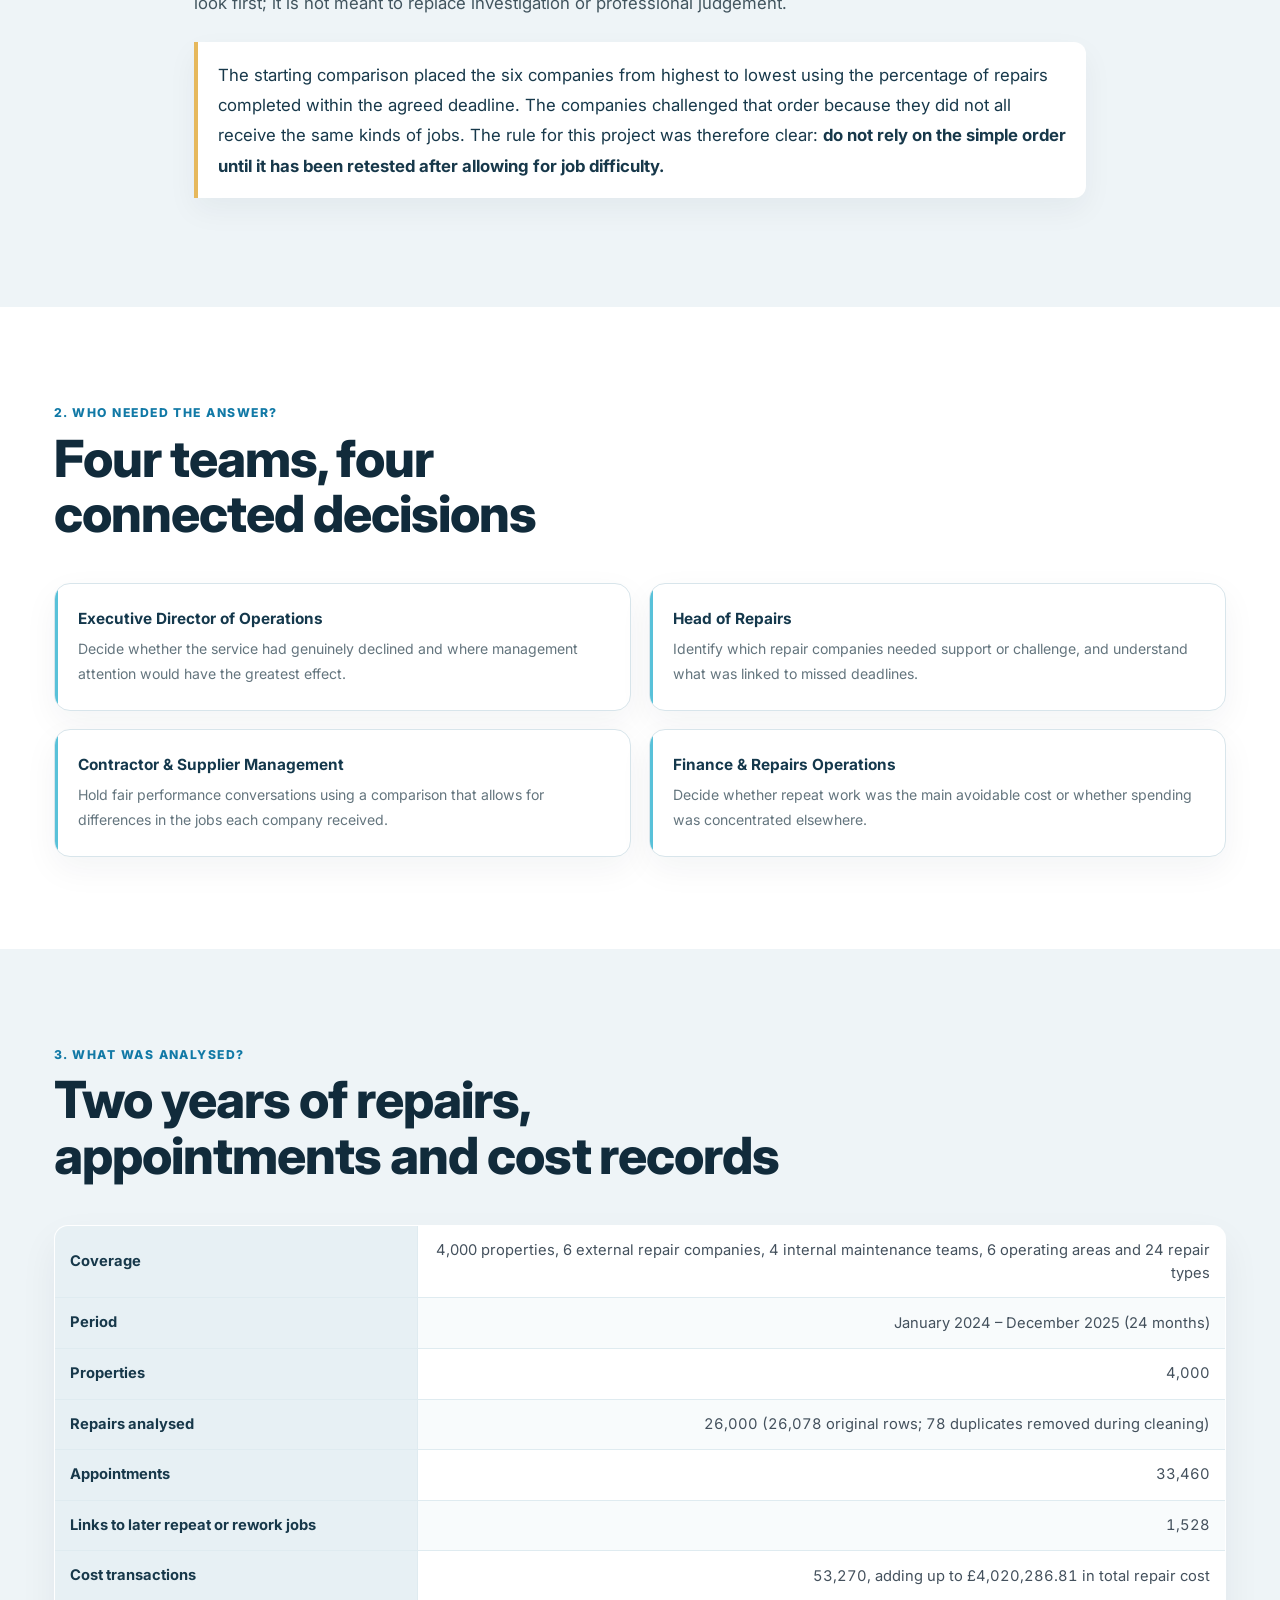
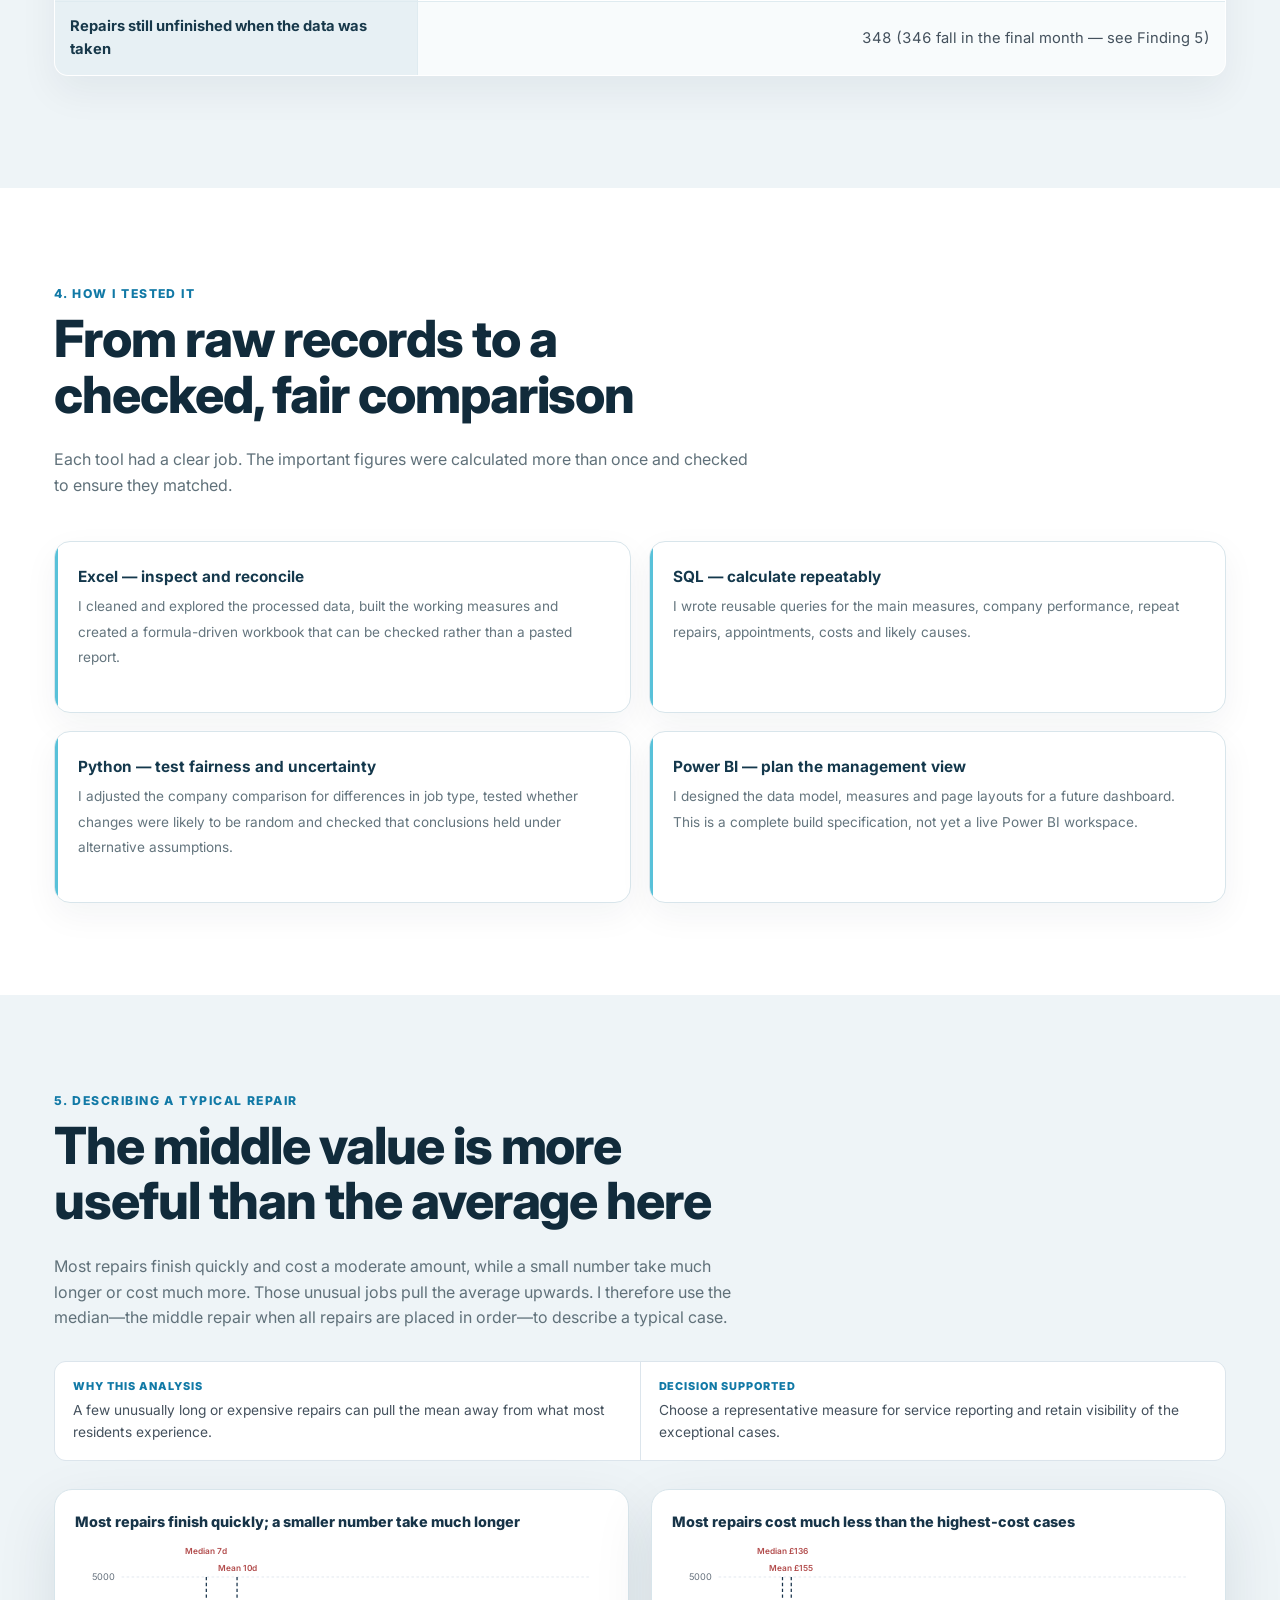
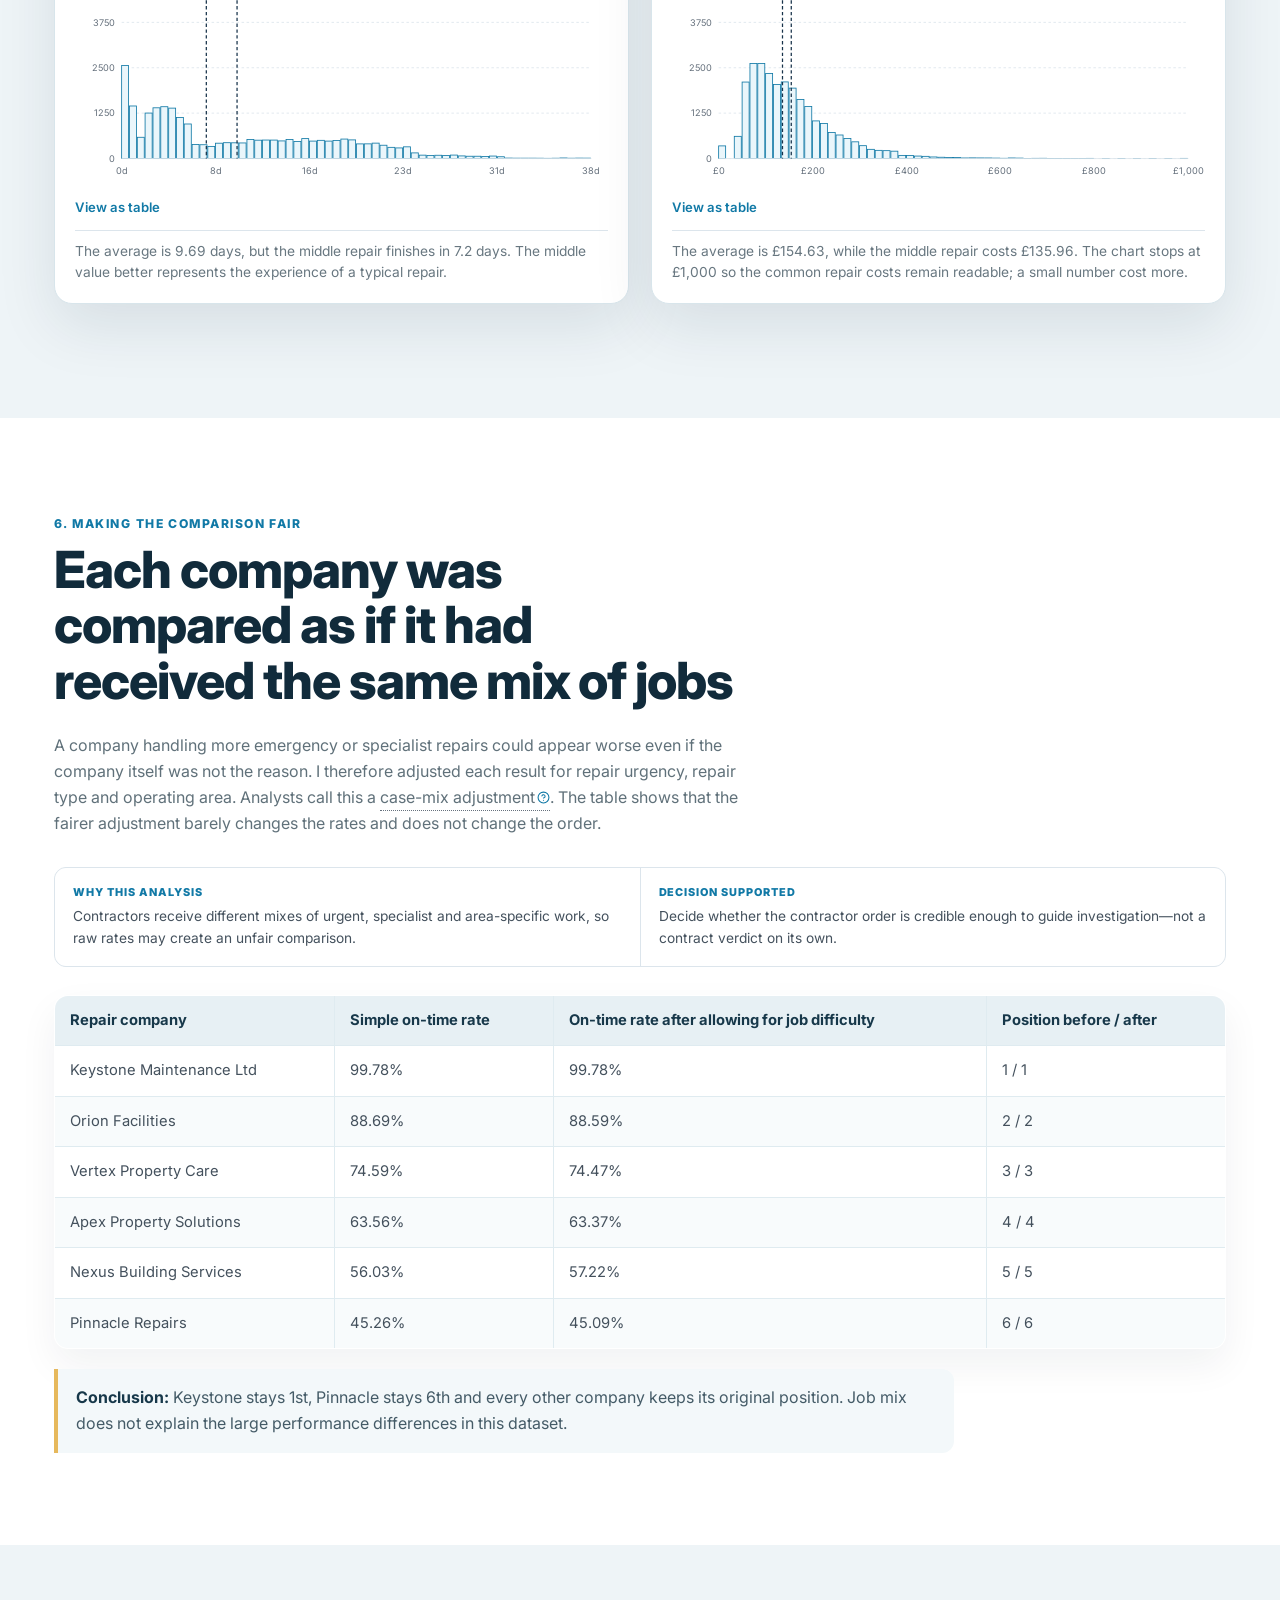
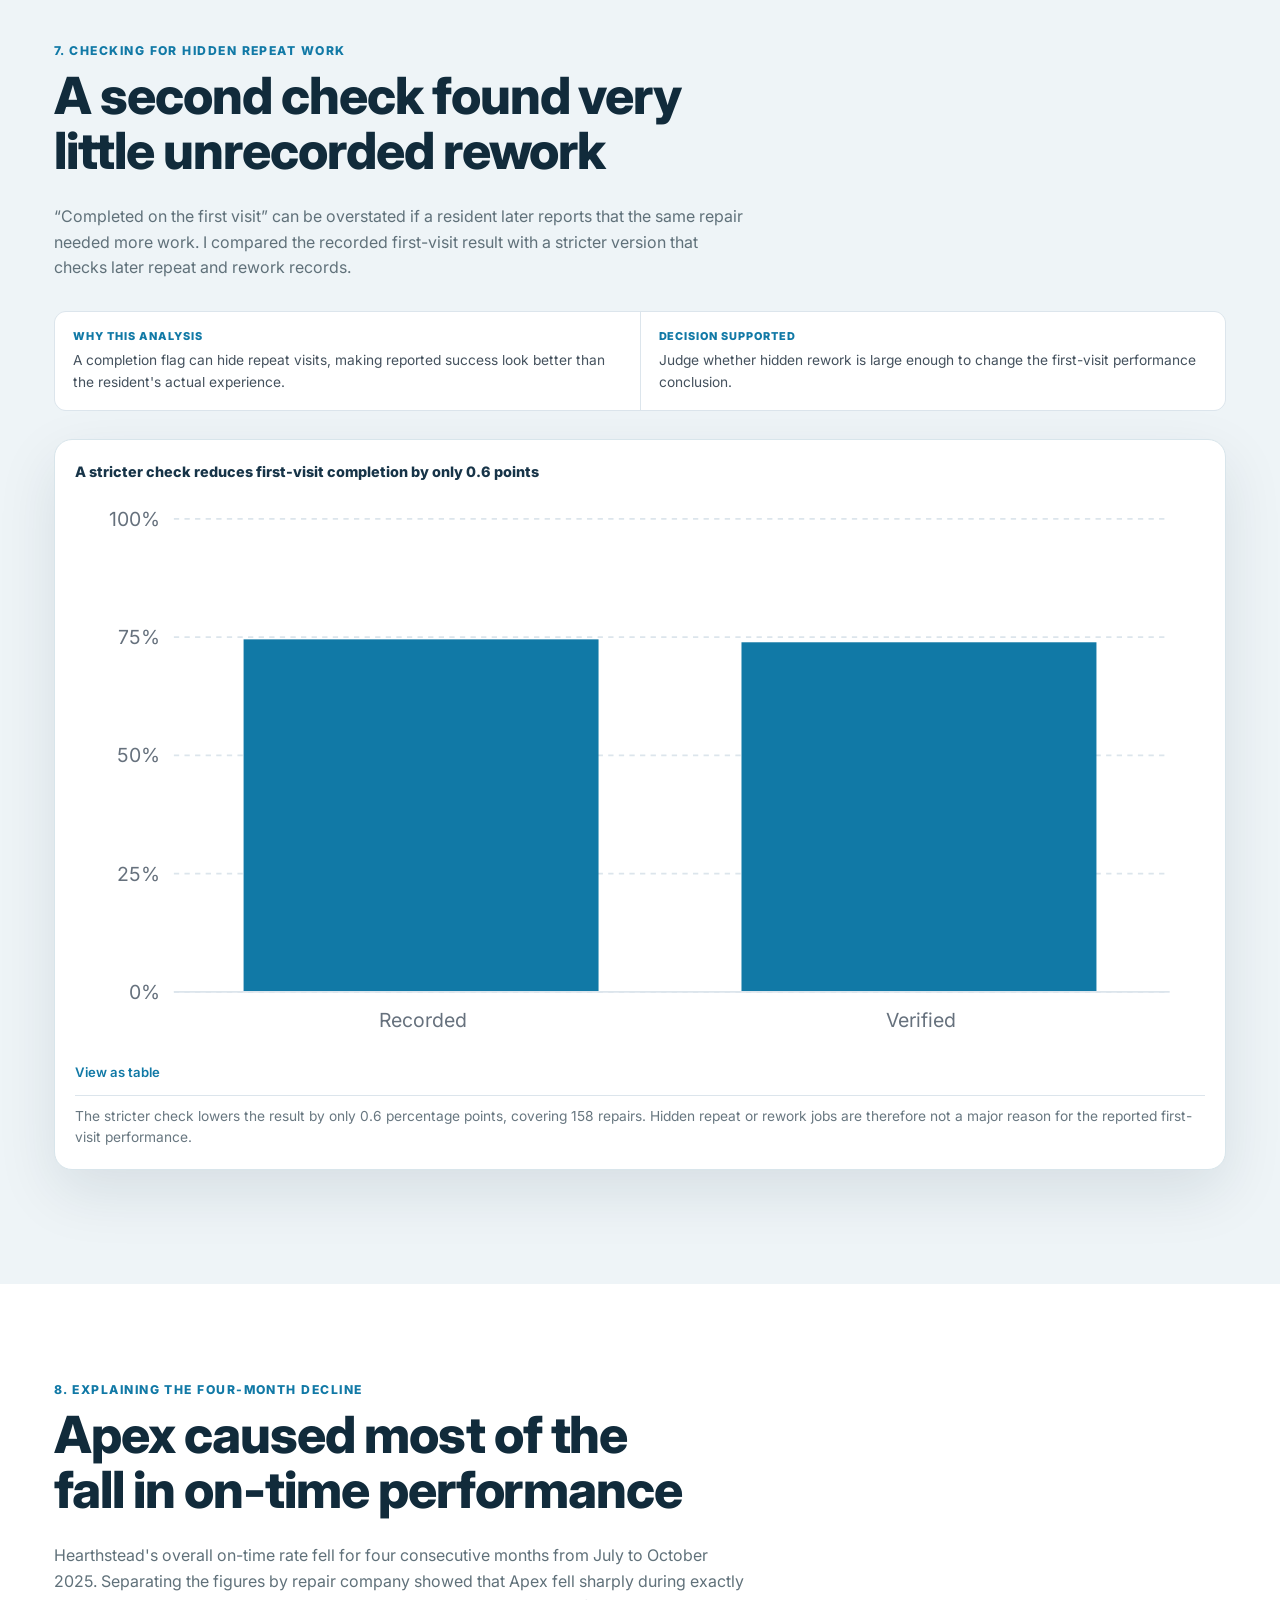
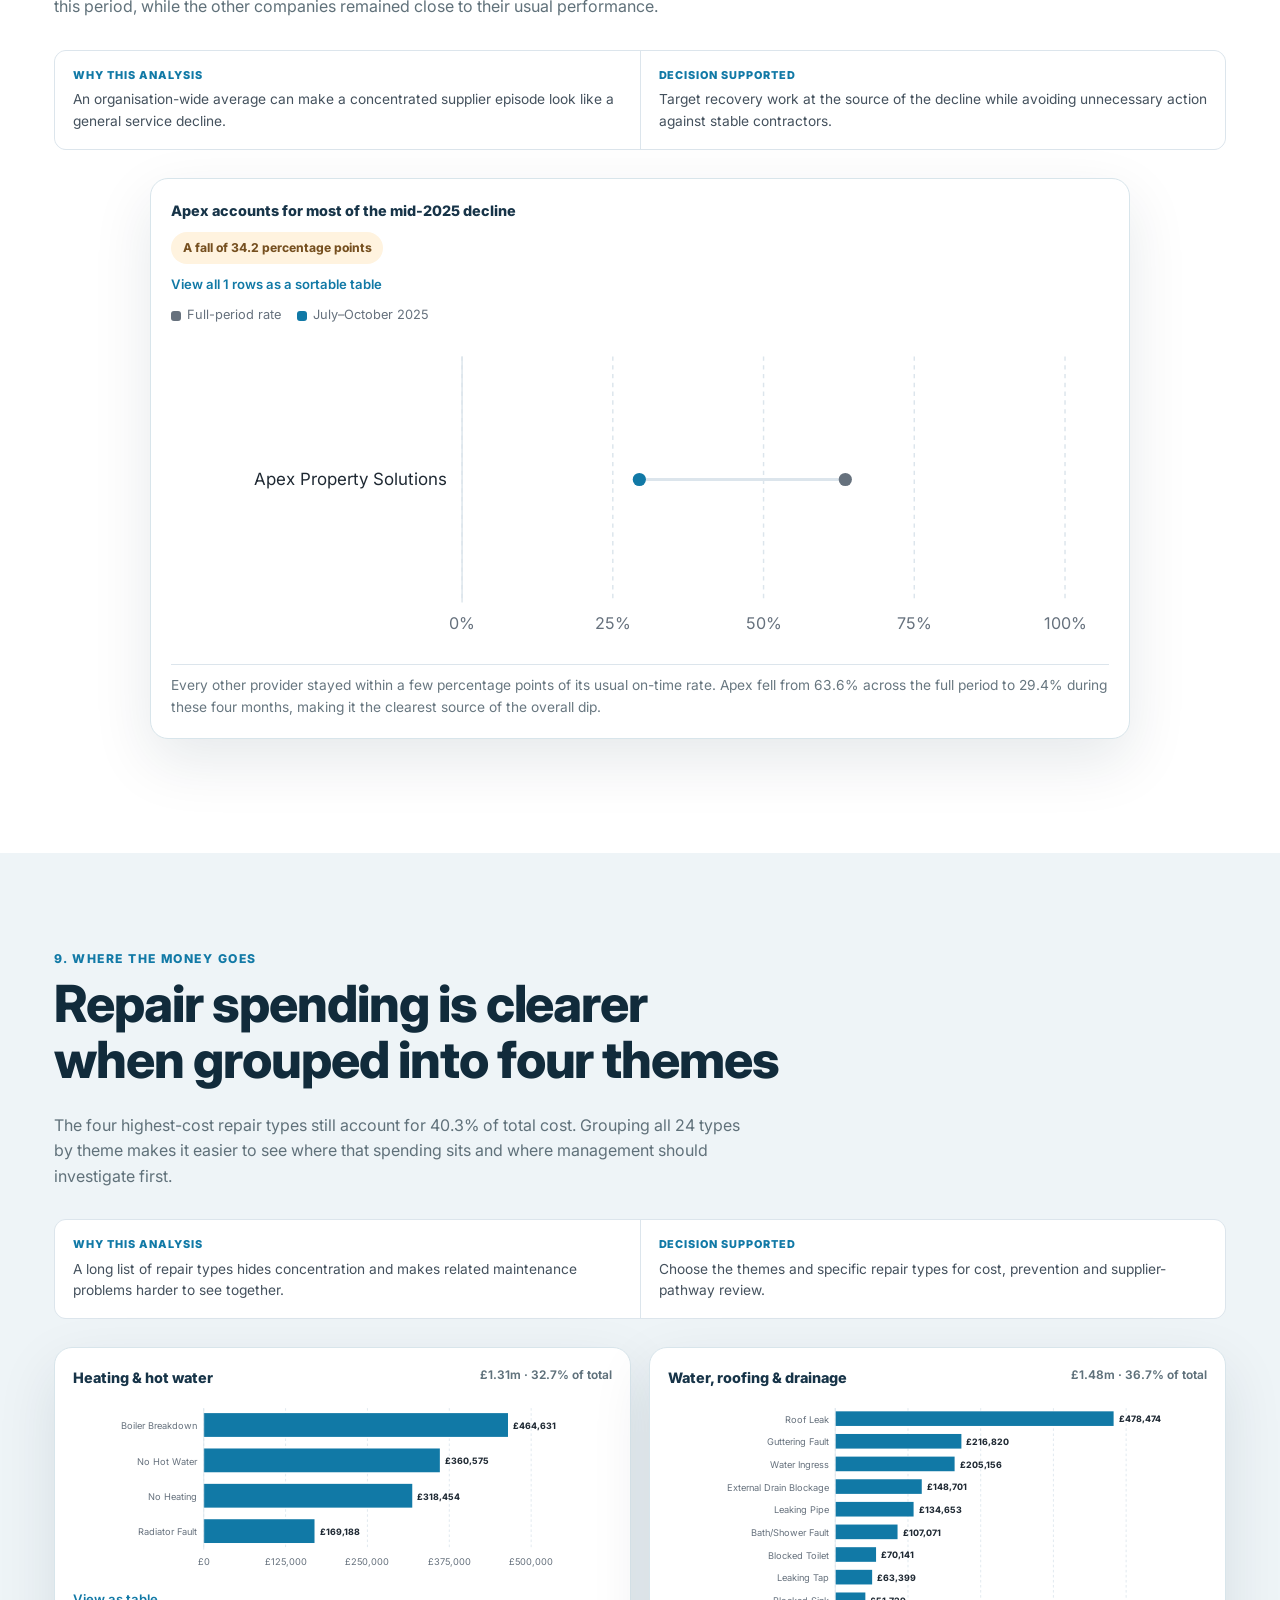
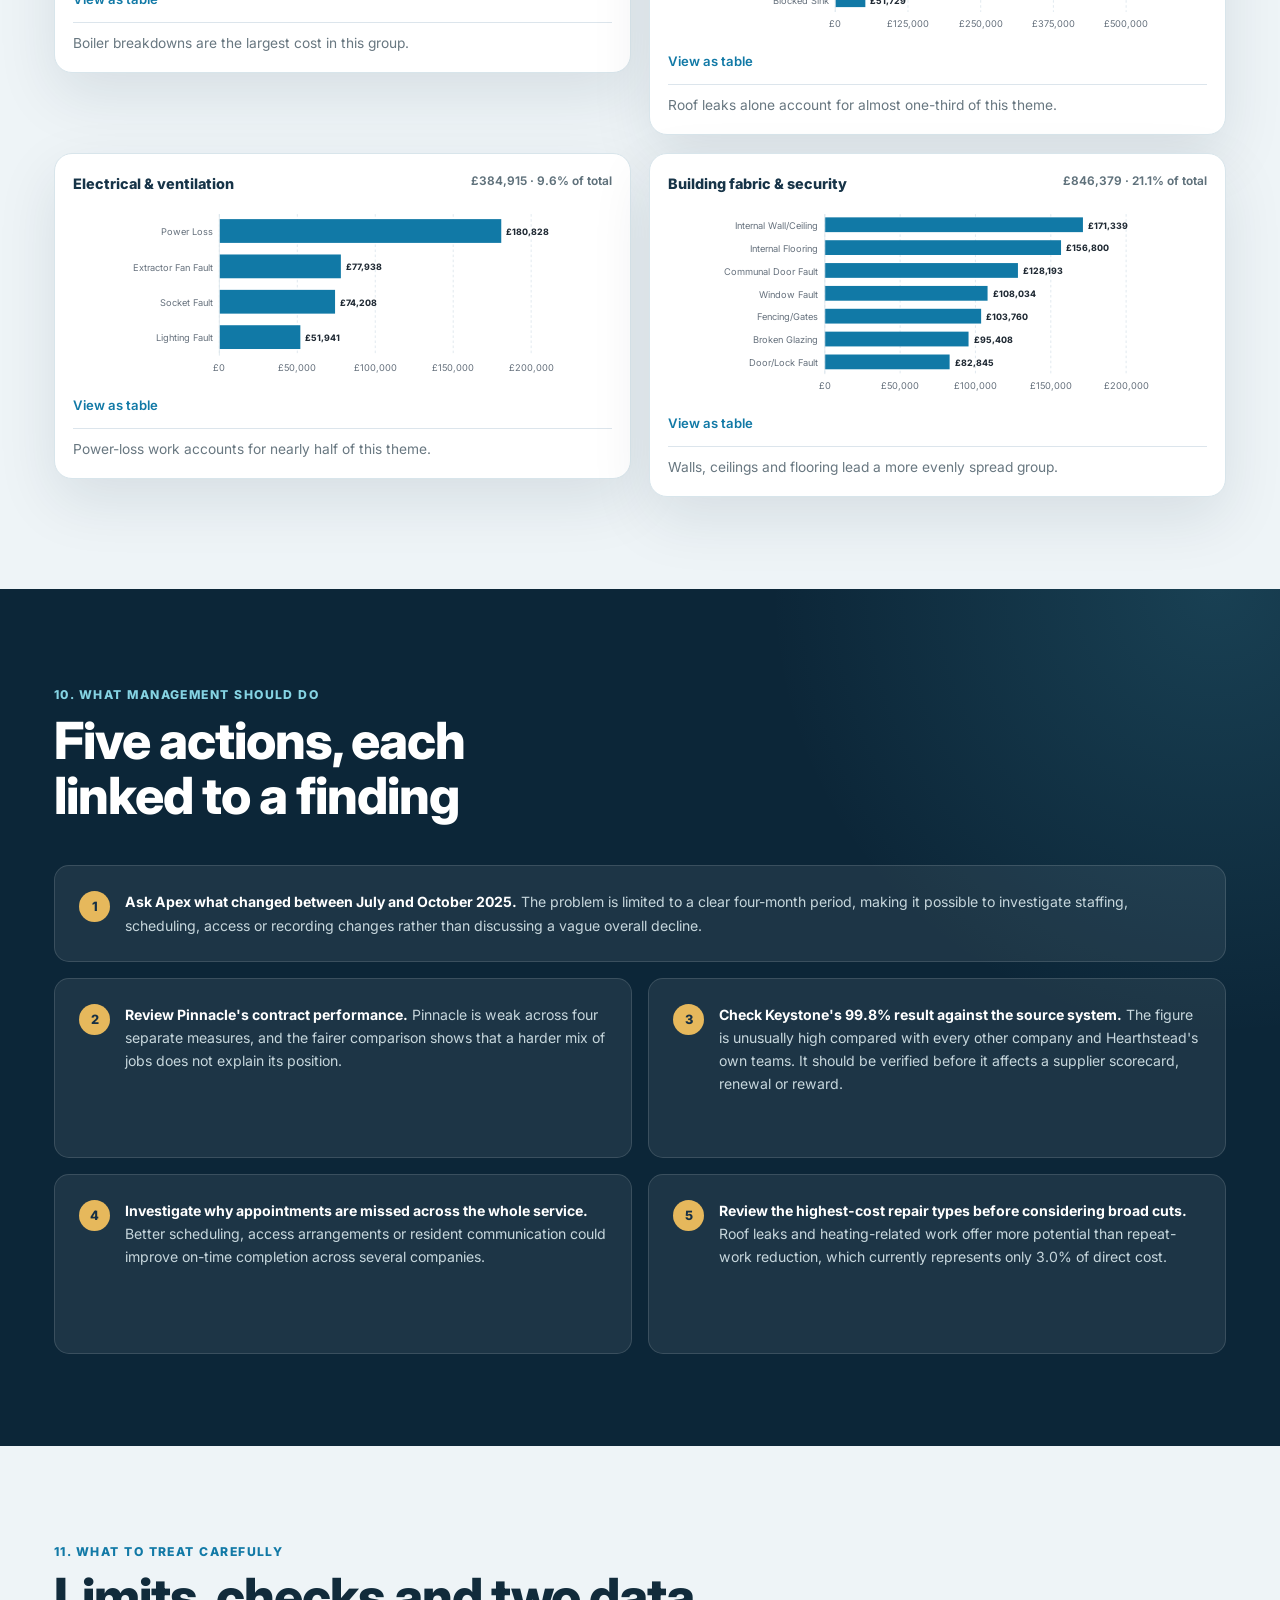
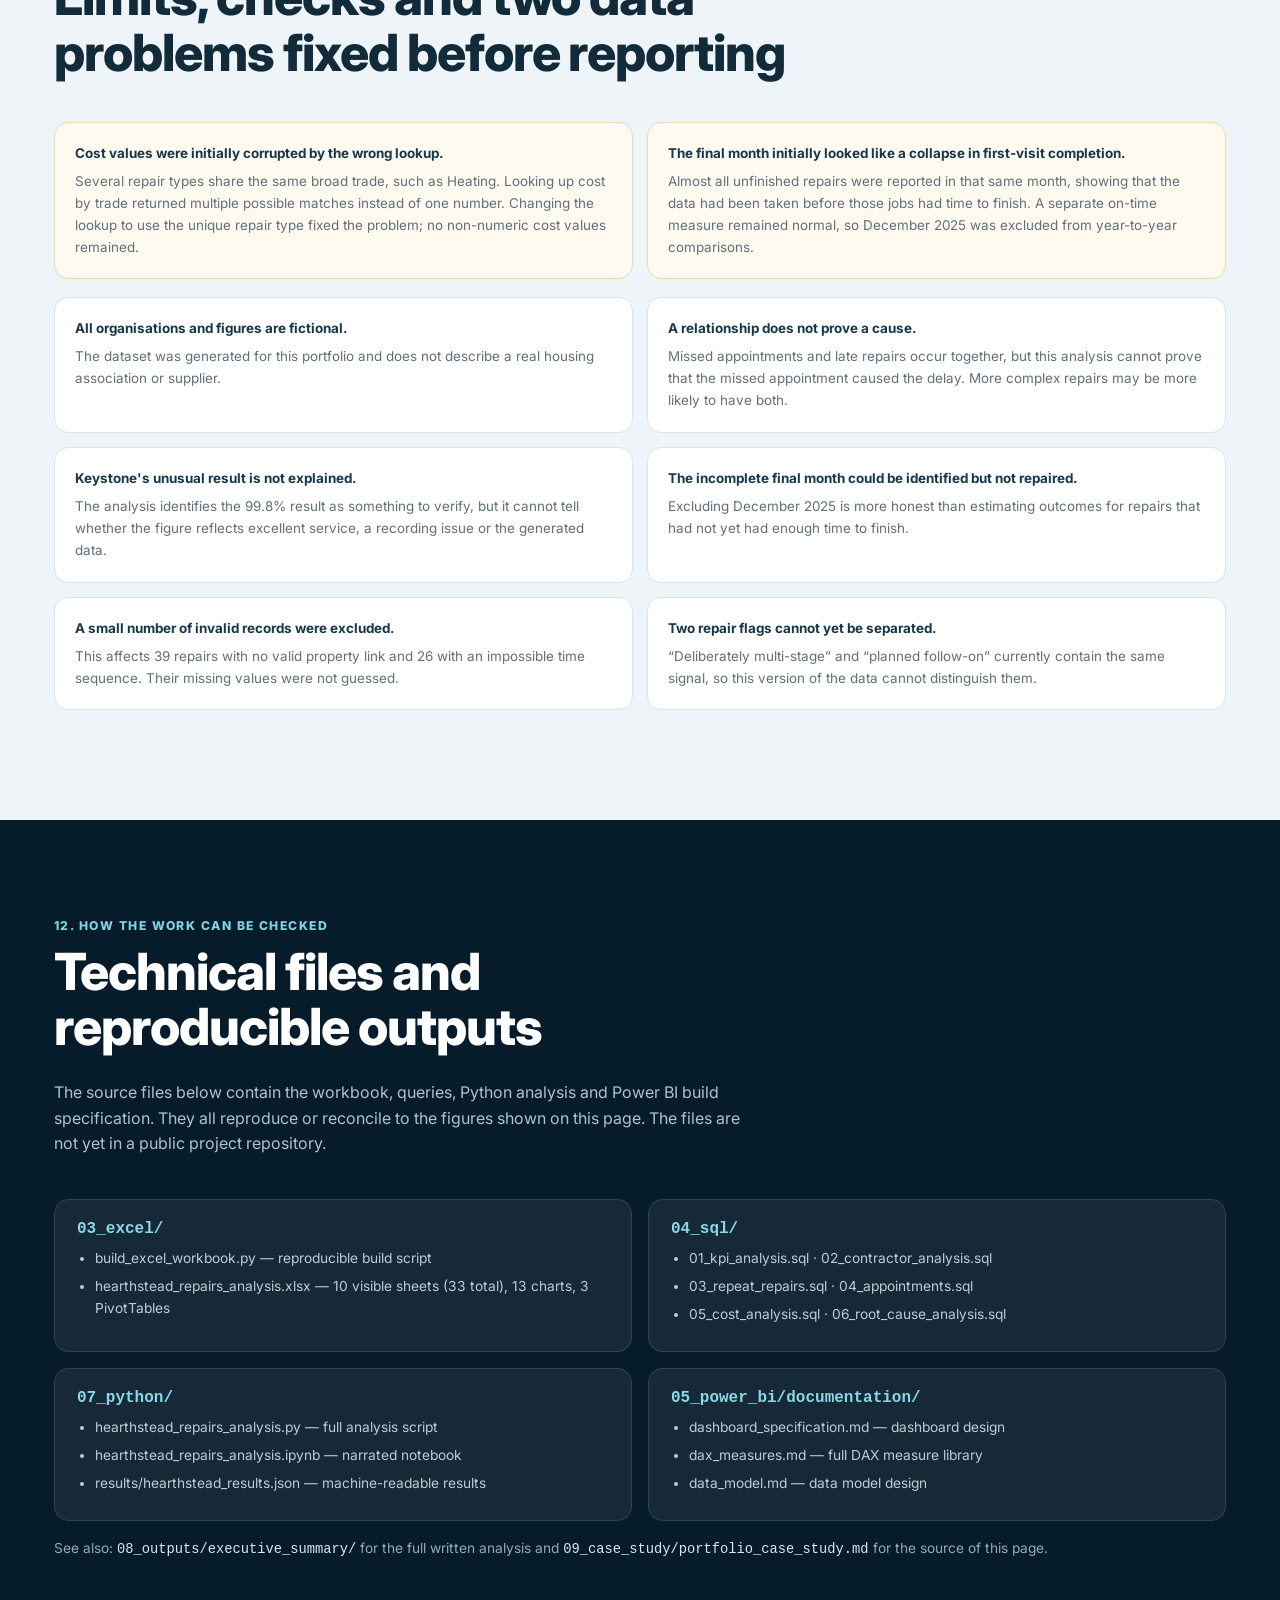
<file: case-studies/hearthstead.html>
<!doctype html>
<html lang="en">
<head>
<meta charset="utf-8">
<meta name="viewport" content="width=device-width, initial-scale=1">
<title>Hearthstead Housing Repairs Case Study — Farouk Yusuf</title>
<meta name="description" content="A clear case study showing why a housing association compared six external repair companies, how the comparison was made fair, what the analysis found and what management should do next.">
<link rel="preconnect" href="https://fonts.googleapis.com">
<link rel="preconnect" href="https://fonts.gstatic.com" crossorigin>
<link href="https://fonts.googleapis.com/css2?family=Inter:wght@400;500;600;700;800&display=swap" rel="stylesheet">
<link rel="stylesheet" href="../assets/css/tokens.css">
<link rel="stylesheet" href="../assets/css/base.css">
<link rel="stylesheet" href="../assets/css/layout.css">
<link rel="stylesheet" href="../assets/css/components.css">
<link rel="stylesheet" href="../assets/css/charts.css">
<link rel="stylesheet" href="../assets/css/case-study.css">
<link rel="stylesheet" href="../assets/css/hearthstead.css">
<link rel="icon" href="data:image/svg+xml,%3Csvg xmlns='http://www.w3.org/2000/svg' viewBox='0 0 100 100'%3E%3Crect width='100' height='100' rx='20' fill='%231f374d'/%3E%3Ctext x='50' y='68' font-size='58' font-family='Arial' font-weight='bold' fill='white' text-anchor='middle'%3EFY%3C/text%3E%3C/svg%3E">
</head>
<body class="hearthstead-case-study">

<div class="disclaimer-strip">Independent portfolio project · synthetic housing-repairs data · detailed disclaimer below.</div>

<header class="site-header">
  <div class="container nav">
    <a href="../index.html" class="brand">
      <span class="brand-mark">FY</span>
      Farouk Yusuf
    </a>
    <button class="nav-toggle" aria-label="Toggle navigation" aria-expanded="false" aria-controls="primary-navigation"><span></span><span></span><span></span></button>
    <ul class="nav-links" id="primary-navigation">
      <li><a href="../index.html#case-studies">Case Studies</a></li>
      <li><a href="../index.html#skills">Skills</a></li>
      <li><a href="../index.html#about">About</a></li>
      <li><a href="../index.html#contact" class="nav-cta">Contact</a></li>
    </ul>
  </div>
</header>

<section class="cs-hero">
  <div class="container">
    <div class="cs-breadcrumb"><a href="../index.html">Home</a> <span aria-hidden="true">/</span> Case Studies <span aria-hidden="true">/</span> Hearthstead Housing Group</div>
    <div class="case-hero-grid">
      <div class="case-hero-copy">
        <div class="case-hero-meta">
          <span class="eyebrow">Housing · Repairs performance</span>
          <span class="case-status">End-to-end analysis</span>
        </div>
        <h1>Does a fair comparison change how Hearthstead's repair contractors rank?</h1>
        <p class="case-question"><span>Business question</span>When Hearthstead ranks its six external repair companies by the share of jobs completed on time, does that ranking stay the same after accounting for harder jobs?</p>
        <p class="cs-sub">Hearthstead uses its own maintenance teams and external repair companies, called contractors, to complete repairs for residents. I analysed 26,000 repairs to show which companies needed attention and whether the comparison between them was fair.</p>
        <div class="hero-ctas">
          <a class="btn btn-primary" href="#findings">See the findings <span aria-hidden="true">↓</span></a>
          <a class="btn btn-secondary" href="#technical">View technical evidence</a>
        </div>
      </div>
      <aside class="project-brief" aria-label="Project snapshot">
        <span class="eyebrow">Project at a glance</span>
        <dl class="brief-stats">
          <div><dt>Repairs analysed</dt><dd>26,000</dd></div>
          <div><dt>Time period</dt><dd>24 months</dd></div>
          <div><dt>Companies compared</dt><dd>6 contractors</dd></div>
          <div><dt>Repair cost analysed</dt><dd>£4.02m</dd></div>
        </dl>
        <div class="brief-tools" aria-label="Tools used"><span>Excel</span><span>SQL</span><span>Python</span><span>Power BI</span></div>
        <p class="brief-outcome"><strong>Main conclusion:</strong> all six companies stay in the same strongest-to-weakest order after allowing for job difficulty. Management should focus first on Pinnacle's broad underperformance and Apex's four-month decline.</p>
      </aside>
    </div>
  </div>
</section>

<div class="container">
  <div class="disclaimer-box">
    <span class="dot">i</span>
    <div><strong>Synthetic-data disclaimer:</strong> Hearthstead Housing Group is a fictional housing association. Every property, repair, contractor, area and figure on this page was generated for data-analytics portfolio purposes — none of it describes a real housing association, and no figure should be read as representing an actual organisation. No individual tenant, resident or contractor operative is identified, ranked or scored anywhere in this project.</div>
  </div>
</div>

<div class="case-nav-shell">
  <nav class="container anchor-nav" aria-label="Case study sections">
    <span>Explore</span>
    <a href="#findings">Start here</a>
    <a href="#problem">Why compare?</a>
    <a href="#approach">How I tested it</a>
    <a href="#casemix">Fair comparison</a>
    <a href="#recommendations">What to do</a>
    <a href="#technical">Technical files</a>
  </nav>
</div>

<section id="findings">
  <div class="container">
    <div class="section-head">
      <span class="eyebrow">Read this first</span>
      <h2>The contractor ranking holds up once job difficulty is allowed for</h2>
      <p>Every number below has been <button type="button" class="term" data-term="reconciled">checked to match <svg
  xmlns="http://www.w3.org/2000/svg"
  width="24"
  height="24"
  viewBox="0 0 24 24"
  fill="none"
  stroke="currentColor"
  stroke-width="2"
  stroke-linecap="round"
  stroke-linejoin="round"
>
  <circle cx="12" cy="12" r="10" />
  <path d="M9.09 9a3 3 0 0 1 5.83 1c0 2-3 3-3 3" />
  <path d="M12 17h.01" />
</svg>
</button> across the Excel workbook, SQL scripts and Python analysis.</p>
    </div>
    <div class="short-version story-explainer">
      <span class="eyebrow">The story in four steps</span>
      <h3>From a management question to a fair answer</h3>
      <div class="story-steps">
        <div class="story-step"><span>1</span><strong>Who are the contractors?</strong><p>They are six external companies paid by Hearthstead to complete some resident repairs. Other repairs are handled by Hearthstead's own maintenance teams.</p></div>
        <div class="story-step"><span>2</span><strong>Why compare them?</strong><p>Managers needed to know which companies delivered repairs on time, which needed support or contract review, and where residents were most at risk of poor service.</p></div>
        <div class="story-step"><span>3</span><strong>What does “ranking” mean?</strong><p>It simply means placing the six companies in order from highest to lowest based on the percentage of repairs completed within the agreed deadline. This is the on-time completion rate, also called the SLA compliance rate.</p></div>
        <div class="story-step"><span>4</span><strong>Why was fairness questioned?</strong><p>The companies said a simple comparison was unfair because some received more urgent or complex work. I therefore repeated the comparison after accounting for repair urgency, repair type and operating area.</p></div>
      </div>
      <div class="plain-answer"><span>Clear answer</span><p><strong>The order holds.</strong> All six companies keep the same position after accounting for job difficulty, so the ranking is a sound guide to where management should investigate first. Pinnacle&apos;s consistently weak results warrant closer review. The ranking alone still needs further investigation before it explains why a contractor performed poorly or supports a contract decision.</p></div>
    </div>
    <div class="kpi-grid"><div class="kpi-tile"><span class="kpi-num">0 of 6</span><span class="kpi-lbl">Companies that changed position after allowing for job difficulty</span></div><div class="kpi-tile"><span class="kpi-num">-2.8 points</span><span class="kpi-lbl">Fall in the share of repairs completed on time from 2024 to 2025, excluding the incomplete final month</span><span class="tag tag-significant">Unlikely to be random</span></div><div class="kpi-tile"><span class="kpi-num">63.6% → 29.4%</span><span class="kpi-lbl">Apex's on-time completion rate during its four-month decline</span></div><div class="kpi-tile"><span class="kpi-num">-11.0 points</span><span class="kpi-lbl">Lower on-time completion when a contractor missed an appointment</span><span class="tag tag-significant">Unlikely to be random</span></div></div>
    <div class="two-col" style="margin-top:32px;">
      <div class="chart-block ">
  <div class="chart-head"><span class="chart-title">The contractor order holds after adjusting for job difficulty</span></div>
  <div data-chart="c1-data" data-chart-type="slopegraph"></div>
  <script type="application/json" id="c1-data">{"rows": [{"label": "Keystone Maintenance", "left": 99.78, "right": 99.78}, {"label": "Orion Facilities", "left": 88.69, "right": 88.59}, {"label": "Vertex Property Care", "left": 74.59, "right": 74.47}, {"label": "Apex Property Solutions", "left": 63.56, "right": 63.37}, {"label": "Nexus Building Services", "left": 56.03, "right": 57.22}, {"label": "Pinnacle Repairs", "left": 45.26, "right": 45.09}], "options": {"valueFormat": "percent", "leftLabel": "Raw on-time rate", "rightLabel": "Adjusted", "categoryLabel": "Repair company", "emphasis": ["Pinnacle Repairs"], "minValue": 40, "maxValue": 100, "height": 320}}</script>
  <div class="chart-caption">Every line runs almost flat, and none of them cross. After allowing for urgency, repair type and operating area, all six companies keep the same strongest-to-weakest order. Pinnacle stays last on both measures.</div>
</div>
      <div class="chart-block ">
  <div class="chart-head"><span class="chart-title">On-time performance fell sharply from July to October 2025</span></div>
  <div data-chart="c5-data" data-chart-type="line"></div>
  <script type="application/json" id="c5-data">{"xLabels": ["Jan 2024", "Feb 2024", "Mar 2024", "Apr 2024", "May 2024", "Jun 2024", "Jul 2024", "Aug 2024", "Sep 2024", "Oct 2024", "Nov 2024", "Dec 2024", "Jan 2025", "Feb 2025", "Mar 2025", "Apr 2025", "May 2025", "Jun 2025", "Jul 2025", "Aug 2025", "Sep 2025", "Oct 2025", "Nov 2025", "Dec 2025"], "series": [{"label": "Repairs completed on time", "values": [72.92, 72.76, 75.32, 73.05, 73.68, 73.63, 74.89, 73.72, 75.49, 70.52, 73.41, 75.18, 74.05, 72.73, 73.8, 74.0, 75.0, 73.48, 67.92, 65.71, 68.14, 65.37, 69.95, 73.4], "valueFormat": "percent"}, {"label": "Completed on the first visit", "values": [77.03, 74.42, 75.07, 73.05, 74.59, 74.34, 76.48, 76.39, 75.58, 74.98, 74.61, 74.64, 74.21, 73.75, 72.77, 72.31, 76.4, 74.47, 74.08, 73.13, 75.07, 72.59, 72.79, 76.16], "valueFormat": "percent"}], "options": {"annotations": [{"x": "Jul 2025", "label": "Apex decline begins"}]}}</script>
  <div class="chart-caption">The share of repairs completed within the agreed deadline usually stayed between 70% and 75%. The clear dip from July to October 2025 was traced mainly to Apex Property Solutions rather than to every contractor.</div>
</div>
    </div>
    <div class="findings-heading">
      <span class="eyebrow">What the evidence says</span>
      <h3>Eight findings, clearly explained</h3>
    </div>
    <div class="findings-grid">
    <div class="finding-card">
      <span class="finding-num">FINDING 1</span>
      <h4>The fairer comparison reaches the same conclusion as the simple one.</h4>
      <p>Hearthstead first placed the six companies in order using only their on-time completion rates. I then repeated the comparison after allowing for differences in repair urgency, repair type and operating area. Every company stayed in the same position.</p>
      <div class="figure-line">All 6 companies kept their position. Keystone remained 1st (99.8% before and after adjustment); Pinnacle remained 6th (45.3% before, 45.1% after).</div>
      <details class="detail"><summary>Show the statistical detail</summary><div class="detail-body">Logistic regression of SLA compliance on contractor + priority + trade + operating area (n=20,657, pseudo-<button type="button" class="term" data-term="r-squared">R² <svg
  xmlns="http://www.w3.org/2000/svg"
  width="24"
  height="24"
  viewBox="0 0 24 24"
  fill="none"
  stroke="currentColor"
  stroke-width="2"
  stroke-linecap="round"
  stroke-linejoin="round"
>
  <circle cx="12" cy="12" r="10" />
  <path d="M9.09 9a3 3 0 0 1 5.83 1c0 2-3 3-3 3" />
  <path d="M12 17h.01" />
</svg>
</button>=0.183), used to directly standardise each contractor's predicted rate to the population-average job mix — this is the <button type="button" class="term" data-term="case-mix adjustment">case-mix adjustment <svg
  xmlns="http://www.w3.org/2000/svg"
  width="24"
  height="24"
  viewBox="0 0 24 24"
  fill="none"
  stroke="currentColor"
  stroke-width="2"
  stroke-linecap="round"
  stroke-linejoin="round"
>
  <circle cx="12" cy="12" r="10" />
  <path d="M9.09 9a3 3 0 0 1 5.83 1c0 2-3 3-3 3" />
  <path d="M12 17h.01" />
</svg>
</button> referenced throughout this page. Emergency-priority share alone ranges from 11.8% to 39.2% across contractors, so the mix genuinely differs; it just doesn't change who's strongest or weakest.</div></details>
    </div>
<div class="finding-card">
      <span class="finding-num">FINDING 2</span>
      <h4>Pinnacle needs attention because it performs poorly across four separate measures.</h4>
      <p>Pinnacle is not behind on only one score. It has the lowest share of repairs completed on time, the lowest share completed on the first visit, the highest missed-appointment rate and the slowest typical completion time. Four measures pointing in the same direction make this a stronger management concern.</p>
      <div class="figure-line">Pinnacle: 45.3% completed on time · 62.0% completed on the first visit · 15.0% missed appointments · typical repair completed in 11.3 days.</div>
      <details class="detail"><summary>Show the statistical detail</summary><div class="detail-body">Lowest on both raw (45.3%) and <button type="button" class="term" data-term="case-mix adjustment">case-mix adjusted <svg
  xmlns="http://www.w3.org/2000/svg"
  width="24"
  height="24"
  viewBox="0 0 24 24"
  fill="none"
  stroke="currentColor"
  stroke-width="2"
  stroke-linecap="round"
  stroke-linejoin="round"
>
  <circle cx="12" cy="12" r="10" />
  <path d="M9.09 9a3 3 0 0 1 5.83 1c0 2-3 3-3 3" />
  <path d="M12 17h.01" />
</svg>
</button> (45.1%) SLA compliance of all six external contractors — the weak position is not an artefact of an easier or harder caseload.</div></details>
    </div>
<div class="finding-card">
      <span class="finding-num">FINDING 3</span>
      <h4>The four-month service decline came mainly from Apex, not from every company.</h4>
      <p>Hearthstead's overall on-time rate fell between July and October 2025. That initially looked like a wider service problem. When the figures were separated by company, Apex accounted for most of the decline while the others stayed close to their usual level.</p>
      <div class="figure-line">Apex completed 63.6% of repairs on time across the full period, but only 29.4% during July–October 2025.</div>
      
    </div>
<div class="finding-card">
      <span class="finding-num">FINDING 4</span>
      <h4>Overall on-time performance fell slightly in 2025, and the fall is unlikely to be random.</h4>
      <p>After excluding the incomplete final month, the share of repairs completed on time fell by 2.8 percentage points. This is a modest decline, but the statistical test suggests it is unlikely to be ordinary random variation. Much of it is connected to the Apex period above.</p>
      <div class="figure-line">Completed on time: 73.7% in 2024, falling to 70.9% in 2025 when December is excluded.</div>
      <details class="detail"><summary>Show the statistical detail</summary><div class="detail-body">Two-proportion z-test on SLA compliance, 2024 vs 2025 excluding December 2025: z=4.931, <button type="button" class="term" data-term="p-value">p&lt;0.001 <svg
  xmlns="http://www.w3.org/2000/svg"
  width="24"
  height="24"
  viewBox="0 0 24 24"
  fill="none"
  stroke="currentColor"
  stroke-width="2"
  stroke-linecap="round"
  stroke-linejoin="round"
>
  <circle cx="12" cy="12" r="10" />
  <path d="M9.09 9a3 3 0 0 1 5.83 1c0 2-3 3-3 3" />
  <path d="M12 17h.01" />
</svg>
</button> (<button type="button" class="term" data-term="statistically significant">statistically significant <svg
  xmlns="http://www.w3.org/2000/svg"
  width="24"
  height="24"
  viewBox="0 0 24 24"
  fill="none"
  stroke="currentColor"
  stroke-width="2"
  stroke-linecap="round"
  stroke-linejoin="round"
>
  <circle cx="12" cy="12" r="10" />
  <path d="M9.09 9a3 3 0 0 1 5.83 1c0 2-3 3-3 3" />
  <path d="M12 17h.01" />
</svg>
</button>).</div></details>
    </div>
<div class="finding-card">
      <span class="finding-num">FINDING 5</span>
      <h4>December 2025 looks worse only because many repairs were still in progress when the data was taken.</h4>
      <p>The first-visit completion measure appears to collapse in the final month. It is not a fair month to compare: the data was extracted before those newly reported repairs had enough time to receive an appointment or be completed. The separate on-time measure remained normal.</p>
      <div class="figure-line">346 of the dataset's 348 unfinished repairs fall in December 2025, while that month's on-time completion rate was a normal 73.4%.</div>
      <details class="detail"><summary>Show the statistical detail</summary><div class="detail-body">Consistent with right-censoring: repairs reported late in the extraction window haven't had time to reach an appointment or completion. All year-on-year comparisons on this page are shown excluding December 2025 for this reason.</div></details>
    </div>
<div class="finding-card">
      <span class="finding-num">FINDING 6</span>
      <h4>Keystone's near-perfect result should be checked before it is treated as genuine.</h4>
      <p>Keystone's reported on-time rate is far above every other external company and Hearthstead's own teams. The adjustment for job difficulty does not explain the gap. A result this unusual should be checked against the source system before it is used in a scorecard or contract decision.</p>
      <div class="figure-line">Keystone: 99.8% completed on time, compared with 56.0%–88.7% for the other five companies and 73.8% for Hearthstead's own teams.</div>
      
    </div>
<div class="finding-card">
      <span class="finding-num">FINDING 7</span>
      <h4>Repairs with a missed contractor appointment are less likely to finish on time.</h4>
      <p>When at least one contractor appointment was missed, the repair was less likely to meet its deadline and slow repairs took even longer. The relationship remains after allowing for urgency and repair type, although this analysis cannot prove the missed appointment caused the delay.</p>
      <div class="figure-line">62.3% completed on time when an appointment was missed, compared with 73.3% when no appointment was missed.</div>
      <details class="detail"><summary>Show the statistical detail</summary><div class="detail-body">Logistic regression: repairs with &ge;1 missed appointment have roughly 40% lower odds of meeting SLA after adjusting for priority and trade (adjusted odds ratio 0.599, 95% <button type="button" class="term" data-term="confidence interval">CI <svg
  xmlns="http://www.w3.org/2000/svg"
  width="24"
  height="24"
  viewBox="0 0 24 24"
  fill="none"
  stroke="currentColor"
  stroke-width="2"
  stroke-linecap="round"
  stroke-linejoin="round"
>
  <circle cx="12" cy="12" r="10" />
  <path d="M9.09 9a3 3 0 0 1 5.83 1c0 2-3 3-3 3" />
  <path d="M12 17h.01" />
</svg>
</button> 0.544-0.660, <button type="button" class="term" data-term="p-value">p&lt;0.001 <svg
  xmlns="http://www.w3.org/2000/svg"
  width="24"
  height="24"
  viewBox="0 0 24 24"
  fill="none"
  stroke="currentColor"
  stroke-width="2"
  stroke-linecap="round"
  stroke-linejoin="round"
>
  <circle cx="12" cy="12" r="10" />
  <path d="M9.09 9a3 3 0 0 1 5.83 1c0 2-3 3-3 3" />
  <path d="M12 17h.01" />
</svg>
</button>). A non-parametric bootstrap on the raw gap gives a 95% <button type="button" class="term" data-term="confidence interval">CI <svg
  xmlns="http://www.w3.org/2000/svg"
  width="24"
  height="24"
  viewBox="0 0 24 24"
  fill="none"
  stroke="currentColor"
  stroke-width="2"
  stroke-linecap="round"
  stroke-linejoin="round"
>
  <circle cx="12" cy="12" r="10" />
  <path d="M9.09 9a3 3 0 0 1 5.83 1c0 2-3 3-3 3" />
  <path d="M12 17h.01" />
</svg>
</button> of 8.6-13.2 points, which does not cross zero.</div></details>
    </div>
<div class="finding-card">
      <span class="finding-num">FINDING 8</span>
      <h4>Repeat work is not the main cost problem; four repair types drive much more spending.</h4>
      <p>Managers were concerned that repeat or reworked repairs might be creating a large avoidable cost. They account for only a small share of spending. Cost is much more concentrated in roof leaks, boiler breakdowns, no hot water and no heating.</p>
      <div class="figure-line">Repeat and rework cost: £121,080, or 3.0% of direct cost. The four highest-cost repair types account for 40.3% of total cost.</div>
      
    </div>
    </div>
  </div>
</section>
<section id="problem" class="section-alt">
  <div class="container">
    <div class="section-head">
      <span class="eyebrow">1. Why compare the contractors?</span>
      <h2>The management decision behind the analysis</h2>
    </div>
    <p>Hearthstead pays six external companies to complete some repairs for residents. Managers need to monitor those contracts so they can identify poor service, offer targeted support, challenge repeated underperformance and make better-informed renewal decisions. Comparing the companies helps management decide where to look first; it is not meant to replace investigation or professional judgement.</p><p>The starting comparison placed the six companies from highest to lowest using the percentage of repairs completed within the agreed deadline. The companies challenged that order because they did not all receive the same kinds of jobs. The rule for this project was therefore clear: <strong>do not rely on the simple order until it has been retested after allowing for job difficulty.</strong></p>
  </div>
</section>
<section id="stakeholders">
  <div class="container">
    <div class="section-head">
      <span class="eyebrow">2. Who needed the answer?</span>
      <h2>Four teams, four connected decisions</h2>
    </div>
    <div class="stakeholder-grid"><div class="stakeholder-card"><strong>Executive Director of Operations</strong><span>Decide whether the service had genuinely declined and where management attention would have the greatest effect.</span></div><div class="stakeholder-card"><strong>Head of Repairs</strong><span>Identify which repair companies needed support or challenge, and understand what was linked to missed deadlines.</span></div><div class="stakeholder-card"><strong>Contractor &amp; Supplier Management</strong><span>Hold fair performance conversations using a comparison that allows for differences in the jobs each company received.</span></div><div class="stakeholder-card"><strong>Finance &amp; Repairs Operations</strong><span>Decide whether repeat work was the main avoidable cost or whether spending was concentrated elsewhere.</span></div></div>
  </div>
</section>
<section id="dataset" class="section-alt">
  <div class="container">
    <div class="section-head">
      <span class="eyebrow">3. What was analysed?</span>
      <h2>Two years of repairs, appointments and cost records</h2>
    </div>
    <table class="data-table"><tbody><tr><th>Coverage</th><td>4,000 properties, 6 external repair companies, 4 internal maintenance teams, 6 operating areas and 24 repair types</td></tr><tr><th>Period</th><td>January 2024 – December 2025 (24 months)</td></tr><tr><th>Properties</th><td class="num">4,000</td></tr><tr><th>Repairs analysed</th><td class="num">26,000 (26,078 original rows; 78 duplicates removed during cleaning)</td></tr><tr><th>Appointments</th><td class="num">33,460</td></tr><tr><th>Links to later repeat or rework jobs</th><td class="num">1,528</td></tr><tr><th>Cost transactions</th><td class="num">53,270, adding up to £4,020,286.81 in total repair cost</td></tr><tr><th>Repairs still unfinished when the data was taken</th><td class="num">348 (346 fall in the final month — see Finding 5)</td></tr></tbody></table>
  </div>
</section>
<section id="approach">
  <div class="container">
    <div class="section-head">
      <span class="eyebrow">4. How I tested it</span>
      <h2>From raw records to a checked, fair comparison</h2>
      <p>Each tool had a clear job. The important figures were calculated more than once and checked to ensure they matched.</p>
    </div>
    <div class="tool-grid"><div class="tool-chip"><strong>Excel — inspect and reconcile</strong><span>I cleaned and explored the processed data, built the working measures and created a formula-driven workbook that can be checked rather than a pasted report.</span></div><div class="tool-chip"><strong>SQL — calculate repeatably</strong><span>I wrote reusable queries for the main measures, company performance, repeat repairs, appointments, costs and likely causes.</span></div><div class="tool-chip"><strong>Python — test fairness and uncertainty</strong><span>I adjusted the company comparison for differences in job type, tested whether changes were likely to be random and checked that conclusions held under alternative assumptions.</span></div><div class="tool-chip"><strong>Power BI — plan the management view</strong><span>I designed the data model, measures and page layouts for a future dashboard. This is a complete build specification, not yet a live Power BI workspace.</span></div></div>
  </div>
</section>
<section id="distributions" class="section-alt">
  <div class="container">
    <div class="section-head">
      <span class="eyebrow">5. Describing a typical repair</span>
      <h2>The middle value is more useful than the average here</h2>
      <p>Most repairs finish quickly and cost a moderate amount, while a small number take much longer or cost much more. Those unusual jobs pull the average upwards. I therefore use the median—the middle repair when all repairs are placed in order—to describe a typical case.</p>
    </div>
    <div class="analysis-purpose"><div><strong>Why this analysis</strong><p>A few unusually long or expensive repairs can pull the mean away from what most residents experience.</p></div><div><strong>Decision supported</strong><p>Choose a representative measure for service reporting and retain visibility of the exceptional cases.</p></div></div>
    <div class="two-col">
      <div class="chart-block ">
  <div class="chart-head"><span class="chart-title">Most repairs finish quickly; a smaller number take much longer</span></div>
  <div data-chart="c3-data" data-chart-type="histogram"></div>
  <script type="application/json" id="c3-data">{"binEdges": [0.34, 0.97, 1.61, 2.24, 2.88, 3.51, 4.15, 4.78, 5.41, 6.05, 6.68, 7.32, 7.95, 8.58, 9.22, 9.85, 10.49, 11.12, 11.75, 12.39, 13.02, 13.66, 14.29, 14.93, 15.56, 16.19, 16.83, 17.46, 18.1, 18.73, 19.36, 20.0, 20.63, 21.27, 21.9, 22.54, 23.17, 23.8, 24.44, 25.07, 25.71, 26.34, 26.97, 27.61, 28.24, 28.88, 29.51, 30.14, 30.78, 31.41, 32.05, 32.68, 33.32, 33.95, 34.58, 35.22, 35.85, 36.49, 37.12, 37.75, 38.39], "counts": [2560, 1447, 585, 1252, 1397, 1427, 1388, 1128, 951, 386, 380, 334, 422, 436, 433, 429, 522, 505, 509, 508, 485, 523, 471, 549, 480, 501, 480, 498, 536, 513, 403, 404, 424, 366, 308, 292, 322, 155, 93, 83, 90, 82, 95, 72, 63, 63, 55, 68, 49, 12, 9, 9, 9, 8, 5, 8, 15, 8, 11, 10], "options": {"valueFormat": "days", "meanLine": 9.69, "medianLine": 7.2}}</script>
  <div class="chart-caption">The average is 9.69 days, but the middle repair finishes in 7.2 days. The middle value better represents the experience of a typical repair.</div>
</div>
      <div class="chart-block ">
  <div class="chart-head"><span class="chart-title">Most repairs cost much less than the highest-cost cases</span></div>
  <div data-chart="c4-data" data-chart-type="histogram"></div>
  <script type="application/json" id="c4-data">{"binEdges": [0.0, 16.67, 33.33, 50.0, 66.67, 83.33, 100.0, 116.67, 133.33, 150.0, 166.67, 183.33, 200.0, 216.67, 233.33, 250.0, 266.67, 283.33, 300.0, 316.67, 333.33, 350.0, 366.67, 383.33, 400.0, 416.67, 433.33, 450.0, 466.67, 483.33, 500.0, 516.67, 533.33, 550.0, 566.67, 583.33, 600.0, 616.67, 633.33, 650.0, 666.67, 683.33, 700.0, 716.67, 733.33, 750.0, 766.67, 783.33, 800.0, 816.67, 833.33, 850.0, 866.67, 883.33, 900.0, 916.67, 933.33, 950.0, 966.67, 983.33, 1000.0], "counts": [348, 0, 611, 2106, 2615, 2619, 2344, 2040, 2110, 1939, 1628, 1433, 1036, 964, 718, 648, 553, 460, 354, 253, 225, 217, 202, 86, 82, 68, 60, 43, 35, 29, 30, 15, 18, 16, 15, 11, 6, 15, 11, 2, 5, 6, 3, 2, 1, 1, 2, 4, 0, 1, 0, 2, 0, 1, 0, 1, 0, 2, 0, 4], "options": {"valueFormat": "gbp", "meanLine": 154.63, "medianLine": 135.96}}</script>
  <div class="chart-caption">The average is £154.63, while the middle repair costs £135.96. The chart stops at £1,000 so the common repair costs remain readable; a small number cost more.</div>
</div>
    </div>
  </div>
</section>
<section id="casemix">
  <div class="container">
    <div class="section-head">
      <span class="eyebrow">6. Making the comparison fair</span>
      <h2>Each company was compared as if it had received the same mix of jobs</h2>
      <p>A company handling more emergency or specialist repairs could appear worse even if the company itself was not the reason. I therefore adjusted each result for repair urgency, repair type and operating area. Analysts call this a <button type="button" class="term" data-term="case-mix adjustment">case-mix adjustment <svg
  xmlns="http://www.w3.org/2000/svg"
  width="24"
  height="24"
  viewBox="0 0 24 24"
  fill="none"
  stroke="currentColor"
  stroke-width="2"
  stroke-linecap="round"
  stroke-linejoin="round"
>
  <circle cx="12" cy="12" r="10" />
  <path d="M9.09 9a3 3 0 0 1 5.83 1c0 2-3 3-3 3" />
  <path d="M12 17h.01" />
</svg>
</button>. The table shows that the fairer adjustment barely changes the rates and does not change the order.</p>
    </div>
    <div class="analysis-purpose"><div><strong>Why this analysis</strong><p>Contractors receive different mixes of urgent, specialist and area-specific work, so raw rates may create an unfair comparison.</p></div><div><strong>Decision supported</strong><p>Decide whether the contractor order is credible enough to guide investigation—not a contract verdict on its own.</p></div></div>
    <table class="data-table">
      <thead><tr><th>Repair company</th><th>Simple on-time rate</th><th>On-time rate after allowing for job difficulty</th><th>Position before / after</th></tr></thead>
      <tbody><tr><td>Keystone Maintenance Ltd</td><td>99.78%</td><td>99.78%</td><td>1 / 1</td></tr><tr><td>Orion Facilities</td><td>88.69%</td><td>88.59%</td><td>2 / 2</td></tr><tr><td>Vertex Property Care</td><td>74.59%</td><td>74.47%</td><td>3 / 3</td></tr><tr><td>Apex Property Solutions</td><td>63.56%</td><td>63.37%</td><td>4 / 4</td></tr><tr><td>Nexus Building Services</td><td>56.03%</td><td>57.22%</td><td>5 / 5</td></tr><tr><td>Pinnacle Repairs</td><td>45.26%</td><td>45.09%</td><td>6 / 6</td></tr></tbody>
    </table>
    <p class="table-takeaway"><strong>Conclusion:</strong> Keystone stays 1st, Pinnacle stays 6th and every other company keeps its original position. Job mix does not explain the large performance differences in this dataset.</p>
  </div>
</section>
<section id="ftf" class="section-alt">
  <div class="container">
    <div class="section-head">
      <span class="eyebrow">7. Checking for hidden repeat work</span>
      <h2>A second check found very little unrecorded rework</h2>
      <p>“Completed on the first visit” can be overstated if a resident later reports that the same repair needed more work. I compared the recorded first-visit result with a stricter version that checks later repeat and rework records.</p>
    </div>
    <div class="analysis-purpose"><div><strong>Why this analysis</strong><p>A completion flag can hide repeat visits, making reported success look better than the resident's actual experience.</p></div><div><strong>Decision supported</strong><p>Judge whether hidden rework is large enough to change the first-visit performance conclusion.</p></div></div>
    <div class="chart-block ">
  <div class="chart-head"><span class="chart-title">A stricter check reduces first-visit completion by only 0.6 points</span></div>
  <div data-chart="c2-data" data-chart-type="bar"></div>
  <script type="application/json" id="c2-data">{"categories": ["Recorded", "Verified"], "series": [{"label": "Repairs completed without a confirmed return visit", "values": [74.52, 73.9]}], "options": {"valueFormat": "percent", "categoryLabel": "How the measure was checked"}}</script>
  <div class="chart-caption">The stricter check lowers the result by only 0.6 percentage points, covering 158 repairs. Hidden repeat or rework jobs are therefore not a major reason for the reported first-visit performance.</div>
</div>
  </div>
</section>
<section id="apex">
  <div class="container">
    <div class="section-head">
      <span class="eyebrow">8. Explaining the four-month decline</span>
      <h2>Apex caused most of the fall in on-time performance</h2>
      <p>Hearthstead's overall on-time rate fell for four consecutive months from July to October 2025. Separating the figures by repair company showed that Apex fell sharply during exactly this period, while the other companies remained close to their usual performance.</p>
    </div>
    <div class="analysis-purpose"><div><strong>Why this analysis</strong><p>An organisation-wide average can make a concentrated supplier episode look like a general service decline.</p></div><div><strong>Decision supported</strong><p>Target recovery work at the source of the decline while avoiding unnecessary action against stable contractors.</p></div></div>
    <div class="chart-block apex-comparison-card">
      <div class="chart-head"><span class="chart-title">Apex accounts for most of the mid-2025 decline</span></div>
      <div class="apex-chart-note">A fall of 34.2 percentage points</div>
      <div data-chart="apex-data" data-chart-type="comparison"></div>
      <script type="application/json" id="apex-data">{"rows": [{"label": "Apex Property Solutions", "before": 63.56, "after": 29.4}], "options": {"valueFormat": "percent", "beforeLabel": "Full-period rate", "afterLabel": "July–October 2025", "categoryLabel": "Repair company"}}</script>
      <div class="chart-caption">Every other provider stayed within a few percentage points of its usual on-time rate. Apex fell from 63.6% across the full period to 29.4% during these four months, making it the clearest source of the overall dip.</div>
    </div>
  </div>
</section>
<section id="cost" class="section-alt">
  <div class="container">
    <div class="section-head">
      <span class="eyebrow">9. Where the money goes</span>
      <h2>Repair spending is clearer when grouped into four themes</h2>
      <p>The four highest-cost repair types still account for 40.3% of total cost. Grouping all 24 types by theme makes it easier to see where that spending sits and where management should investigate first.</p>
    </div>
    <div class="analysis-purpose"><div><strong>Why this analysis</strong><p>A long list of repair types hides concentration and makes related maintenance problems harder to see together.</p></div><div><strong>Decision supported</strong><p>Choose the themes and specific repair types for cost, prevention and supplier-pathway review.</p></div></div>
    <div class="cost-theme-grid">
      <div class="chart-block cost-theme-card">
        <div class="chart-head"><span class="chart-title">Heating &amp; hot water</span><span class="cost-theme-total">£1.31m · 32.7% of total</span></div>
        <div data-chart="cost-heating-data" data-chart-type="bar"></div>
        <script type="application/json" id="cost-heating-data">{"categories": ["Boiler Breakdown", "No Hot Water", "No Heating", "Radiator Fault"], "series": [{"label": "Net cost", "values": [464631.08, 360574.5, 318454.17, 169187.95]}], "options": {"horizontal": true, "valueFormat": "gbp", "categoryLabel": "Repair type"}}</script>
        <div class="chart-caption">Boiler breakdowns are the largest cost in this group.</div>
      </div>
      <div class="chart-block cost-theme-card">
        <div class="chart-head"><span class="chart-title">Water, roofing &amp; drainage</span><span class="cost-theme-total">£1.48m · 36.7% of total</span></div>
        <div data-chart="cost-water-data" data-chart-type="bar"></div>
        <script type="application/json" id="cost-water-data">{"categories": ["Roof Leak", "Guttering Fault", "Water Ingress", "External Drain Blockage", "Leaking Pipe", "Bath/Shower Fault", "Blocked Toilet", "Leaking Tap", "Blocked Sink"], "series": [{"label": "Net cost", "values": [478473.63, 216820.39, 205156.23, 148701.47, 134653.08, 107070.63, 70141.1, 63399.24, 51729.05]}], "options": {"horizontal": true, "valueFormat": "gbp", "categoryLabel": "Repair type"}}</script>
        <div class="chart-caption">Roof leaks alone account for almost one-third of this theme.</div>
      </div>
      <div class="chart-block cost-theme-card">
        <div class="chart-head"><span class="chart-title">Electrical &amp; ventilation</span><span class="cost-theme-total">£384,915 · 9.6% of total</span></div>
        <div data-chart="cost-electrical-data" data-chart-type="bar"></div>
        <script type="application/json" id="cost-electrical-data">{"categories": ["Power Loss", "Extractor Fan Fault", "Socket Fault", "Lighting Fault"], "series": [{"label": "Net cost", "values": [180828.38, 77937.98, 74207.54, 51941.34]}], "options": {"horizontal": true, "valueFormat": "gbp", "categoryLabel": "Repair type"}}</script>
        <div class="chart-caption">Power-loss work accounts for nearly half of this theme.</div>
      </div>
      <div class="chart-block cost-theme-card">
        <div class="chart-head"><span class="chart-title">Building fabric &amp; security</span><span class="cost-theme-total">£846,379 · 21.1% of total</span></div>
        <div data-chart="cost-fabric-data" data-chart-type="bar"></div>
        <script type="application/json" id="cost-fabric-data">{"categories": ["Internal Wall/Ceiling", "Internal Flooring", "Communal Door Fault", "Window Fault", "Fencing/Gates", "Broken Glazing", "Door/Lock Fault"], "series": [{"label": "Net cost", "values": [171338.99, 156799.94, 128192.65, 108034.0, 103759.98, 95408.27, 82845.22]}], "options": {"horizontal": true, "valueFormat": "gbp", "categoryLabel": "Repair type"}}</script>
        <div class="chart-caption">Walls, ceilings and flooring lead a more evenly spread group.</div>
      </div>
    </div>
  </div>
</section>
<section id="recommendations">
  <div class="container">
    <div class="section-head">
      <span class="eyebrow">10. What management should do</span>
      <h2>Five actions, each linked to a finding</h2>
    </div>
    <ol class="rec-list"><li><strong>Ask Apex what changed between July and October 2025.</strong> The problem is limited to a clear four-month period, making it possible to investigate staffing, scheduling, access or recording changes rather than discussing a vague overall decline.</li><li><strong>Review Pinnacle's contract performance.</strong> Pinnacle is weak across four separate measures, and the fairer comparison shows that a harder mix of jobs does not explain its position.</li><li><strong>Check Keystone's 99.8% result against the source system.</strong> The figure is unusually high compared with every other company and Hearthstead's own teams. It should be verified before it affects a supplier scorecard, renewal or reward.</li><li><strong>Investigate why appointments are missed across the whole service.</strong> Better scheduling, access arrangements or resident communication could improve on-time completion across several companies.</li><li><strong>Review the highest-cost repair types before considering broad cuts.</strong> Roof leaks and heating-related work offer more potential than repeat-work reduction, which currently represents only 3.0% of direct cost.</li></ol>
  </div>
</section>
<section id="limitations" class="section-alt">
  <div class="container">
    <div class="section-head">
      <span class="eyebrow">11. What to treat carefully</span>
      <h2>Limits, checks and two data problems fixed before reporting</h2>
    </div>
    <ul class="limit-list"><li><strong>Cost values were initially corrupted by the wrong lookup.</strong> Several repair types share the same broad trade, such as Heating. Looking up cost by trade returned multiple possible matches instead of one number. Changing the lookup to use the unique repair type fixed the problem; no non-numeric cost values remained.</li><li><strong>The final month initially looked like a collapse in first-visit completion.</strong> Almost all unfinished repairs were reported in that same month, showing that the data had been taken before those jobs had time to finish. A separate on-time measure remained normal, so December 2025 was excluded from year-to-year comparisons.</li></ul>
    <ul class="limit-list"><li><strong>All organisations and figures are fictional.</strong> The dataset was generated for this portfolio and does not describe a real housing association or supplier.</li><li><strong>A relationship does not prove a cause.</strong> Missed appointments and late repairs occur together, but this analysis cannot prove that the missed appointment caused the delay. More complex repairs may be more likely to have both.</li><li><strong>Keystone's unusual result is not explained.</strong> The analysis identifies the 99.8% result as something to verify, but it cannot tell whether the figure reflects excellent service, a recording issue or the generated data.</li><li><strong>The incomplete final month could be identified but not repaired.</strong> Excluding December 2025 is more honest than estimating outcomes for repairs that had not yet had enough time to finish.</li><li><strong>A small number of invalid records were excluded.</strong> This affects 39 repairs with no valid property link and 26 with an impossible time sequence. Their missing values were not guessed.</li><li><strong>Two repair flags cannot yet be separated.</strong> “Deliberately multi-stage” and “planned follow-on” currently contain the same signal, so this version of the data cannot distinguish them.</li></ul>
  </div>
</section>
<section id="technical">
  <div class="container">
    <div class="section-head">
      <span class="eyebrow">12. How the work can be checked</span>
      <h2>Technical files and reproducible outputs</h2>
      <p>The source files below contain the workbook, queries, Python analysis and Power BI build specification. They all reproduce or reconcile to the figures shown on this page. The files are not yet in a public project repository.</p>
    </div>
    <div class="tech-grid"><div class="tech-card"><h4>03_excel/</h4><ul><li>build_excel_workbook.py — reproducible build script</li><li>hearthstead_repairs_analysis.xlsx — 10 visible sheets (33 total), 13 charts, 3 PivotTables</li></ul></div><div class="tech-card"><h4>04_sql/</h4><ul><li>01_kpi_analysis.sql &middot; 02_contractor_analysis.sql</li><li>03_repeat_repairs.sql &middot; 04_appointments.sql</li><li>05_cost_analysis.sql &middot; 06_root_cause_analysis.sql</li></ul></div><div class="tech-card"><h4>07_python/</h4><ul><li>hearthstead_repairs_analysis.py — full analysis script</li><li>hearthstead_repairs_analysis.ipynb — narrated notebook</li><li>results/hearthstead_results.json — machine-readable results</li></ul></div><div class="tech-card"><h4>05_power_bi/documentation/</h4><ul><li>dashboard_specification.md — dashboard design</li><li>dax_measures.md — full DAX measure library</li><li>data_model.md — data model design</li></ul></div></div>
    <p class="tech-note">See also: <code>08_outputs/executive_summary/</code> for the full written analysis and <code>09_case_study/portfolio_case_study.md</code> for the source of this page.</p>
  </div>
</section>

<section class="case-next" aria-label="Continue exploring projects">
  <div class="container">
    <div class="case-next-card">
      <div>
        <span class="eyebrow">Continue exploring</span>
        <h2>From operational services to airline performance</h2>
        <p>See how the same decision-first approach turns air-travel operations data into commercial and service insight.</p>
      </div>
      <div class="case-next-actions">
        <a class="btn btn-primary" href="aerovista.html">Next: Aerovista <span aria-hidden="true">→</span></a>
        <a class="btn btn-secondary" href="../index.html#case-studies">All case studies</a>
      </div>
    </div>
  </div>
</section>

<footer class="site-footer">
  <div class="container">
    <p>© 2026 Farouk Yusuf. Synthetic-data portfolio project.</p>
    <p><a href="../index.html">← Back to portfolio home</a></p>
  </div>
</footer>

<script type="application/json" id="glossary-data">{"p-value": "A measure of how likely a result this size would happen by chance alone. Small (under 0.05) usually means the pattern is probably real; large means it could easily be random noise.", "statistically significant": "The difference is unlikely to be down to chance. \u201cNot significant\u201d doesn't mean \u201cno difference\u201d \u2014 it means the data can't rule out chance as the explanation.", "case-mix adjustment": "A fair way of comparing suppliers, regions or providers that accounts for how hard their jobs actually were, instead of just comparing raw averages.", "r-squared": "How much of the variation in an outcome a model explains, from 0 (none) to 1 (all of it). A low value means other, unmeasured factors matter too.", "regression": "A statistical method for estimating how one factor relates to an outcome while holding other factors constant \u2014 the main tool used here for fair before/after comparisons.", "decomposition": "Splitting a total change into its exact contributing parts (e.g. more cases happening vs. each case costing more), so they add up precisely to the real figure.", "confidence interval": "A range that's likely to contain the true value. A narrow range means a precise estimate; a wide one means more uncertainty.", "reconciled": "Checked and confirmed to match exactly across every tool used (Excel, SQL, Python) \u2014 no figure is reported unless it agrees everywhere it's calculated."}</script>
<script src="../assets/js/nav.js"></script>
<script src="../assets/js/tooltip.js"></script>
<script src="../assets/js/charts.js"></script>
<script src="../assets/js/main.js"></script>

</body>
</html>
</file>
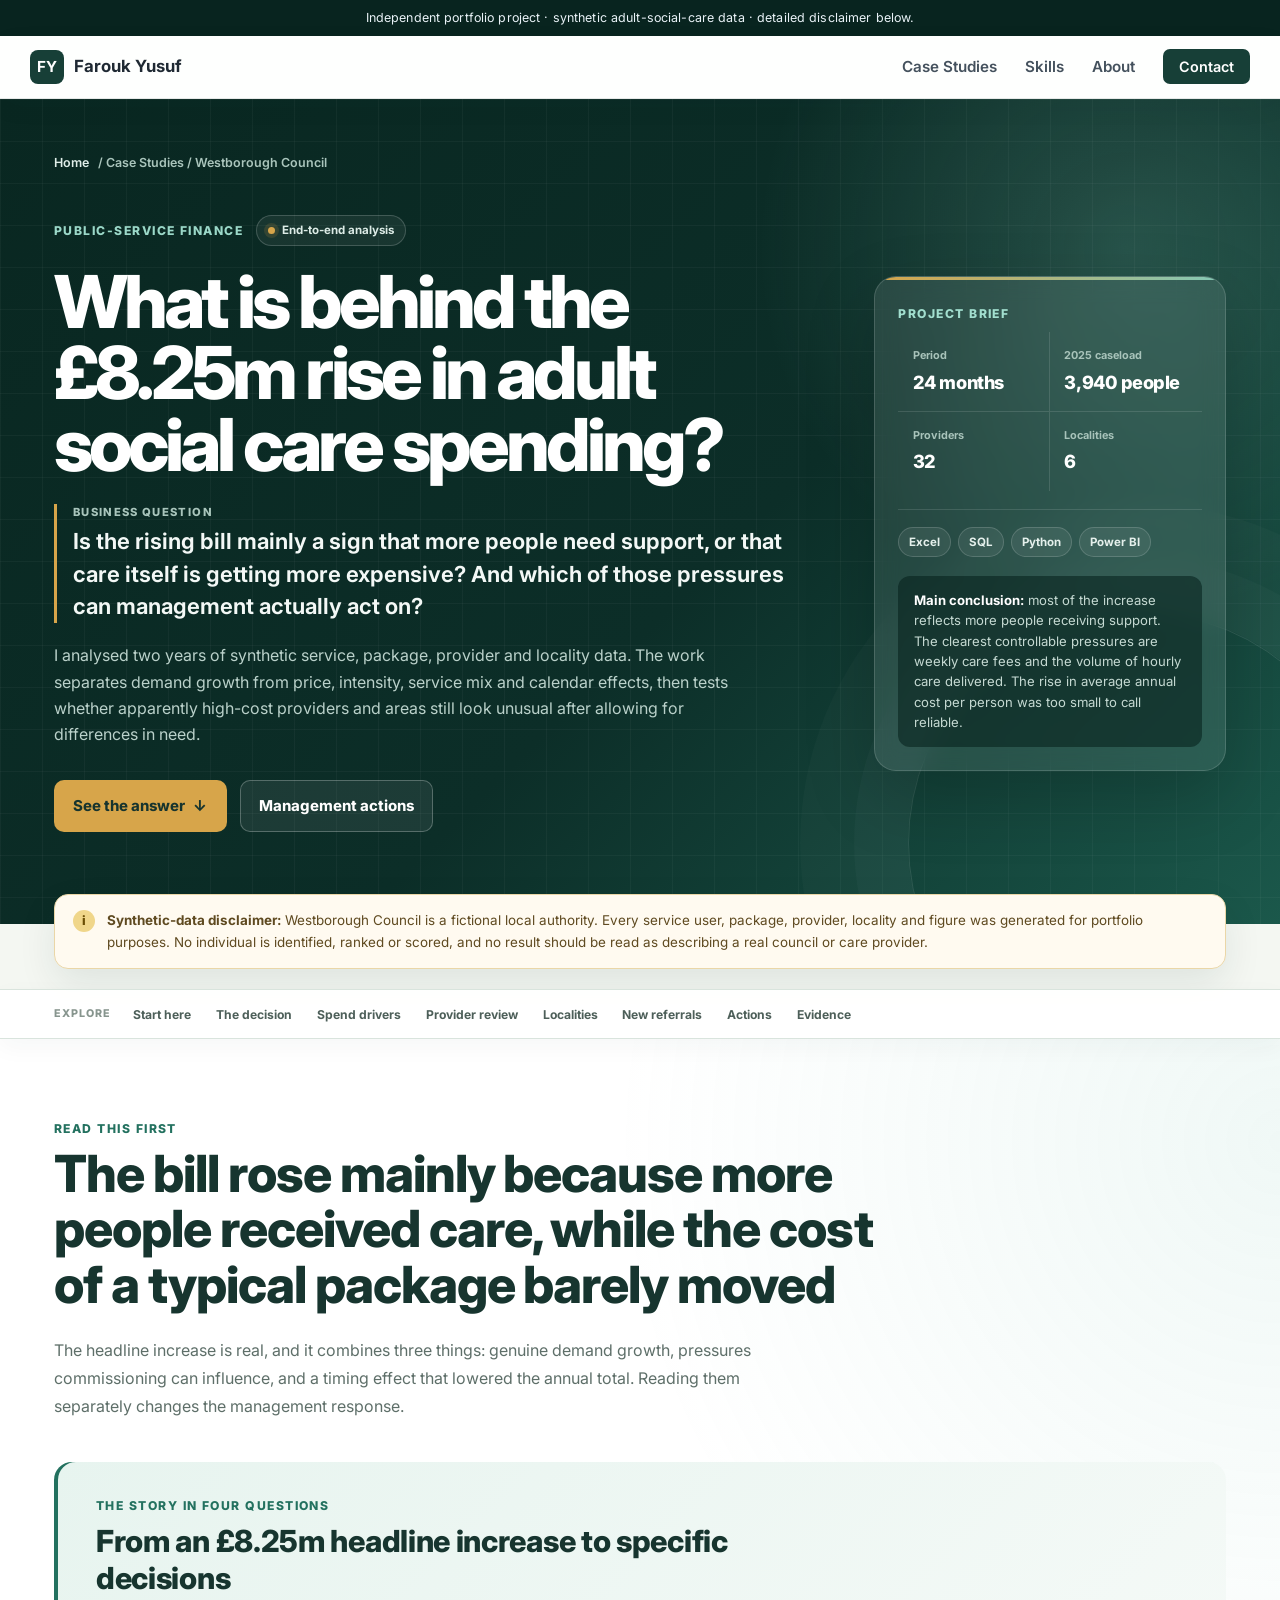
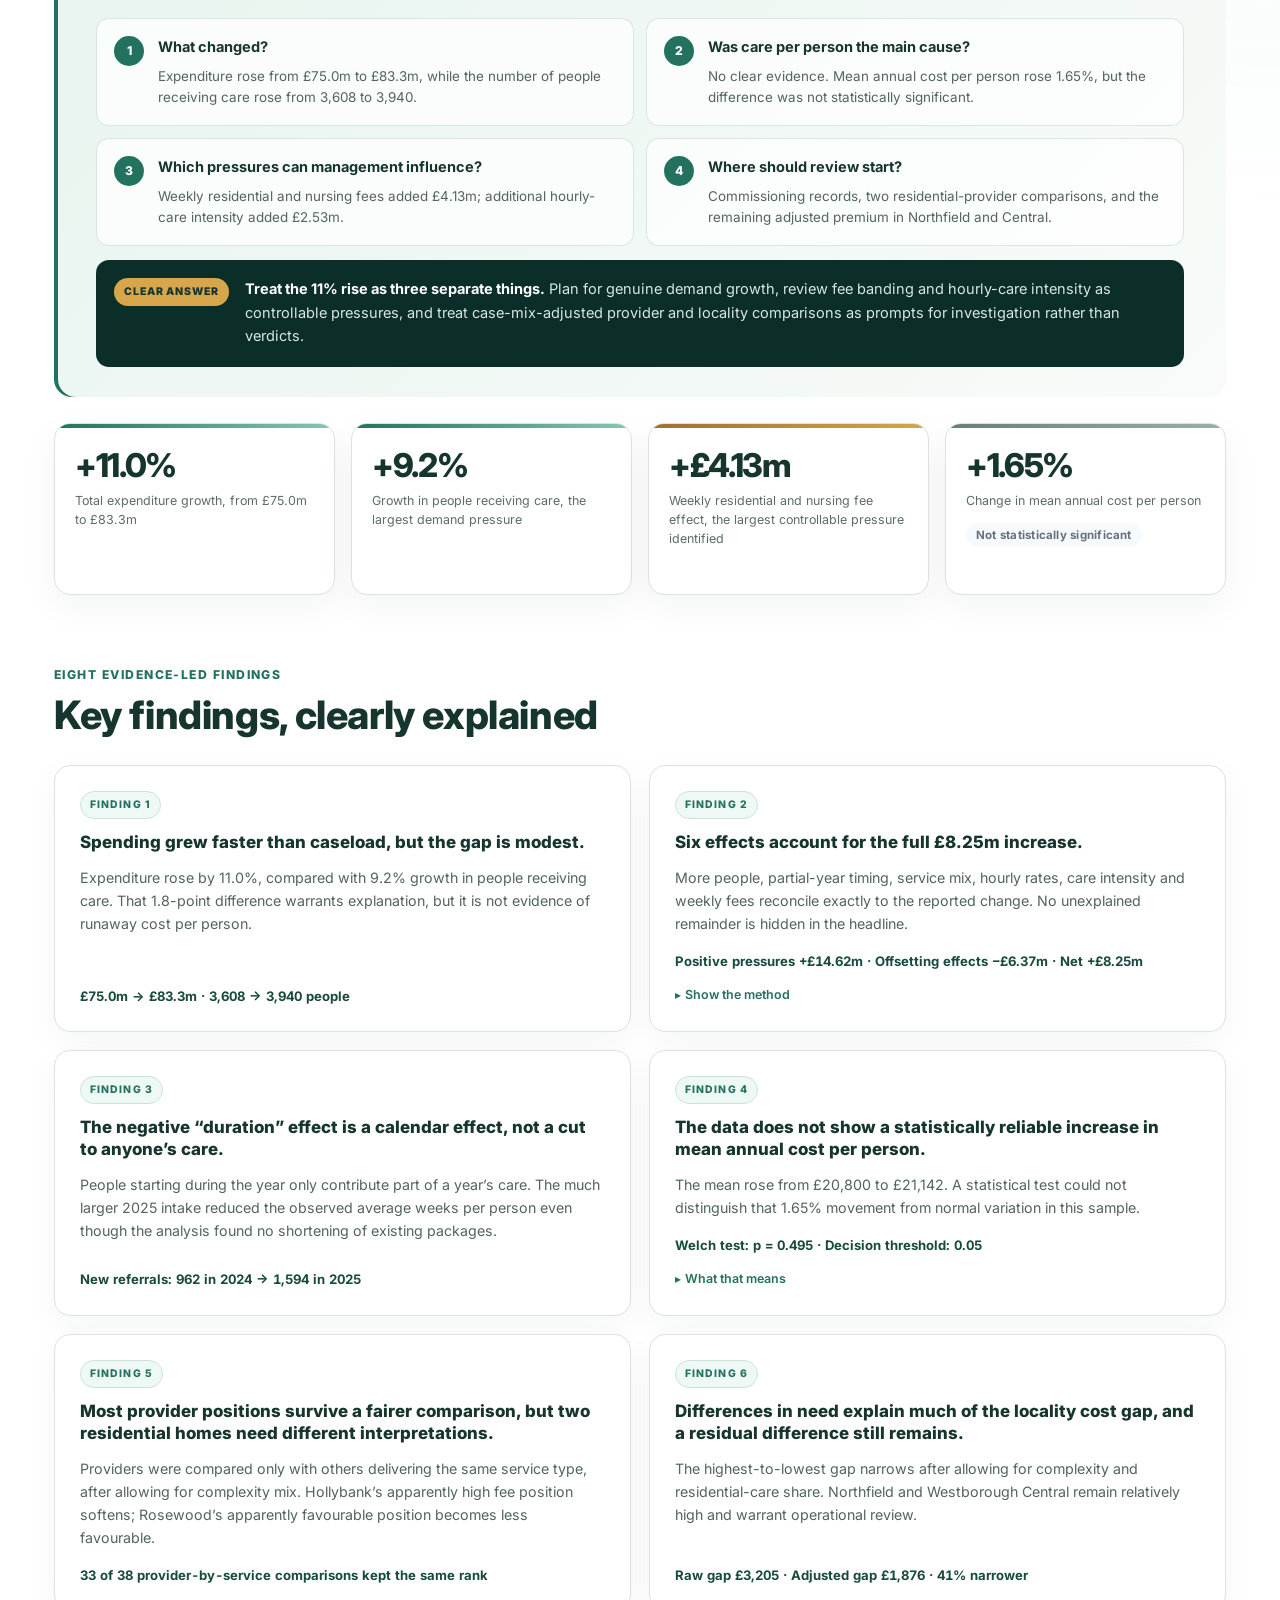
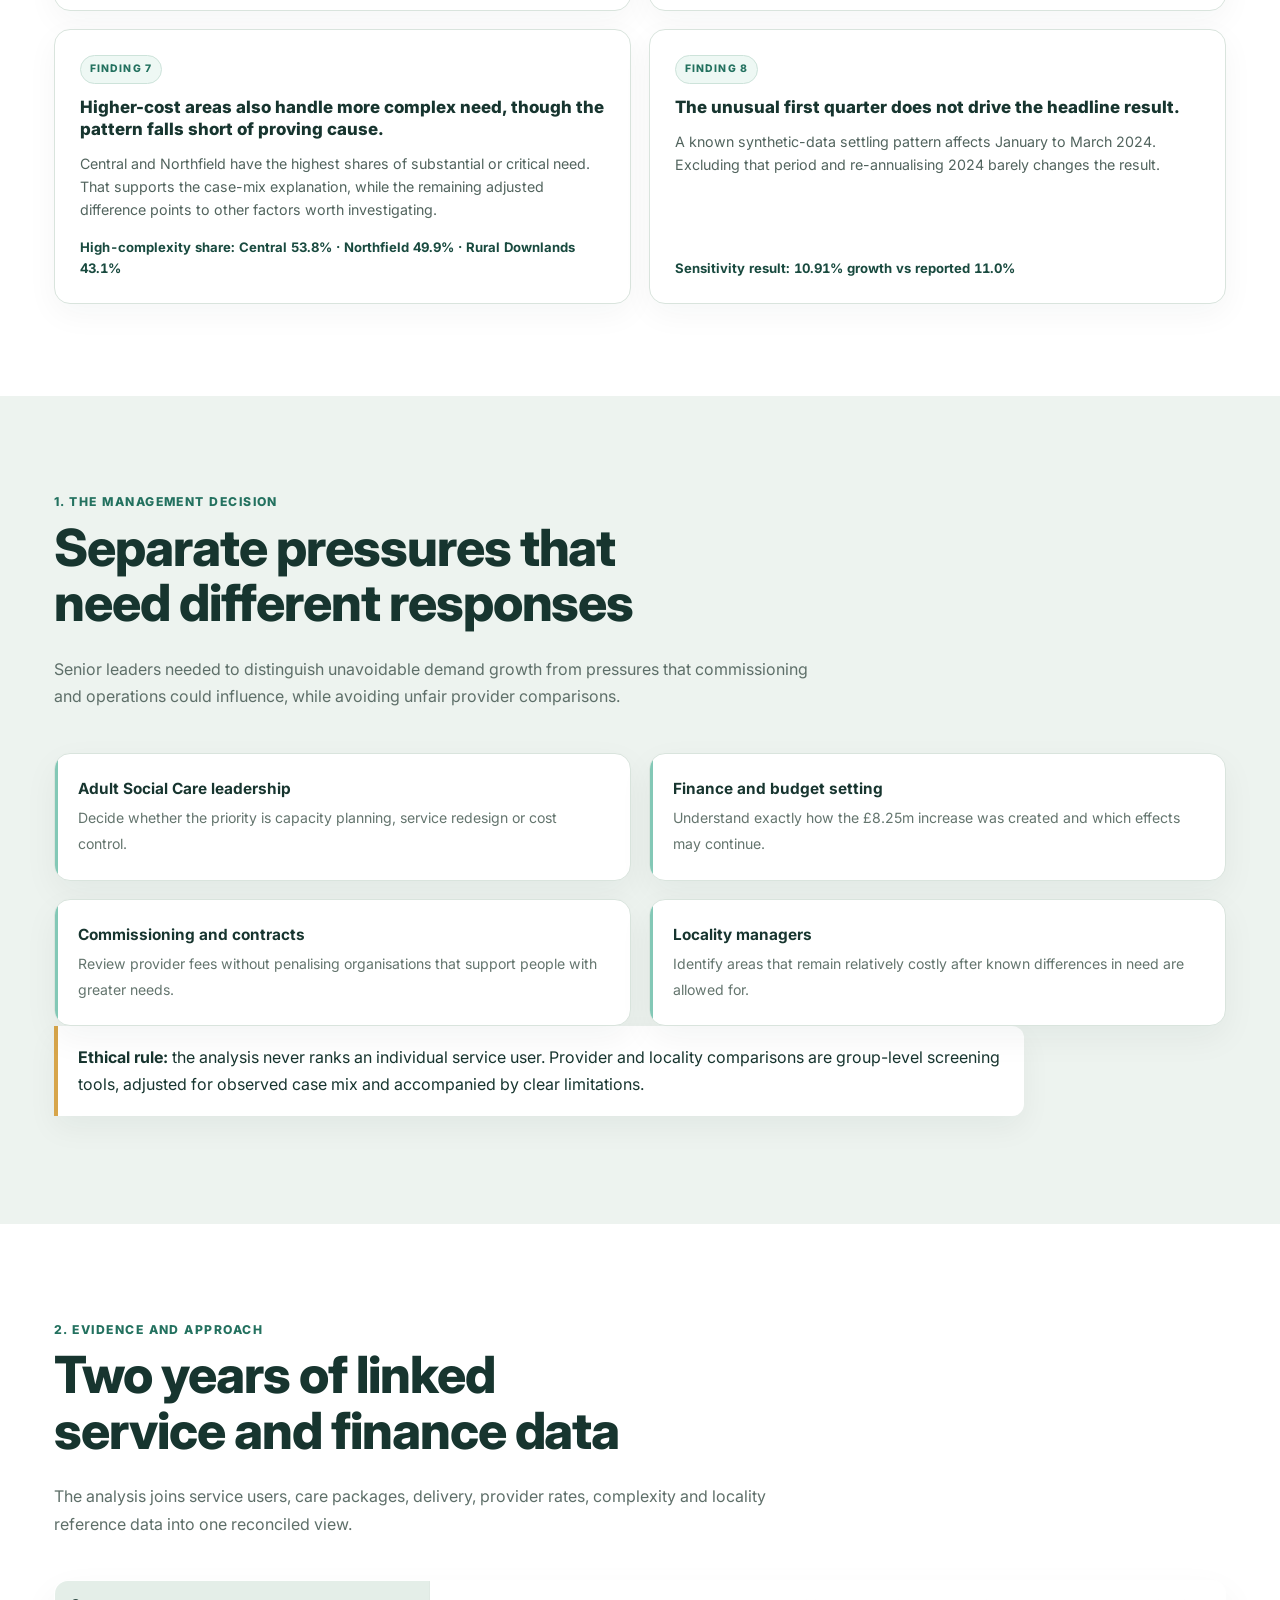
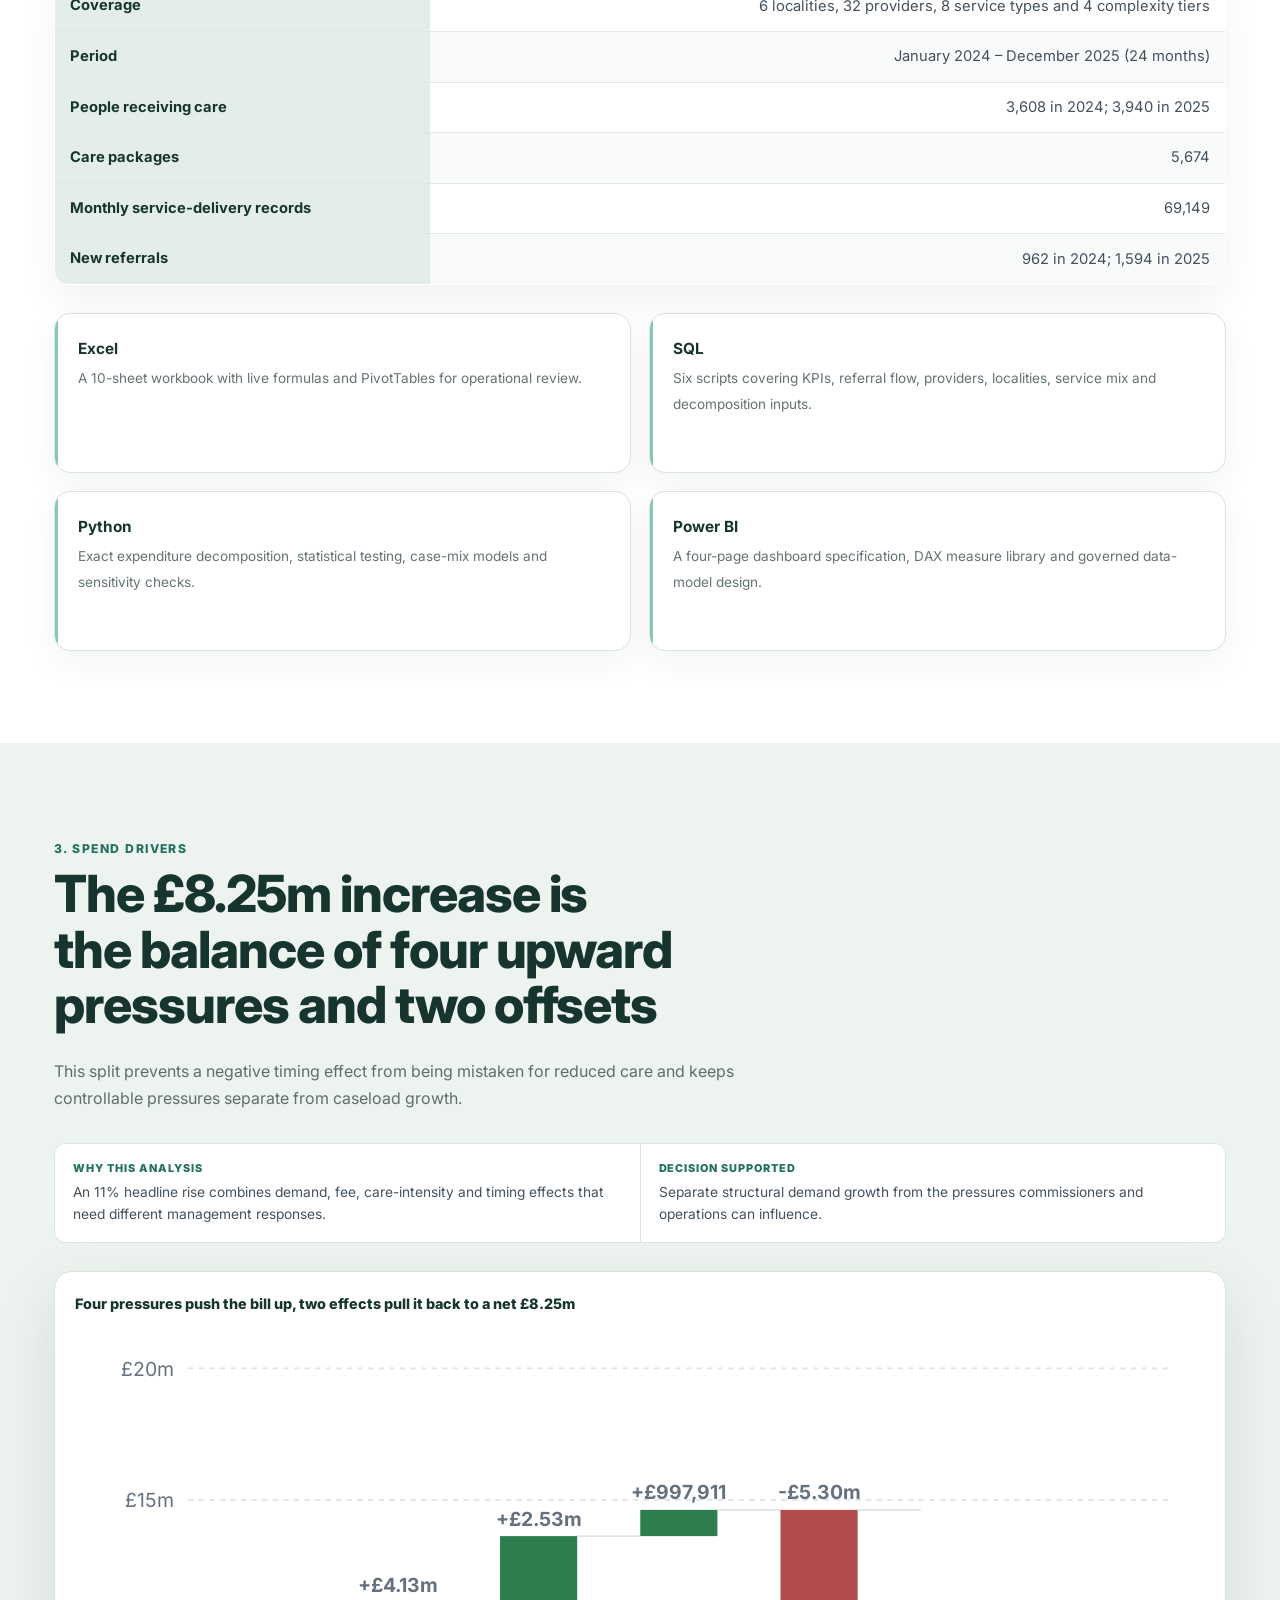
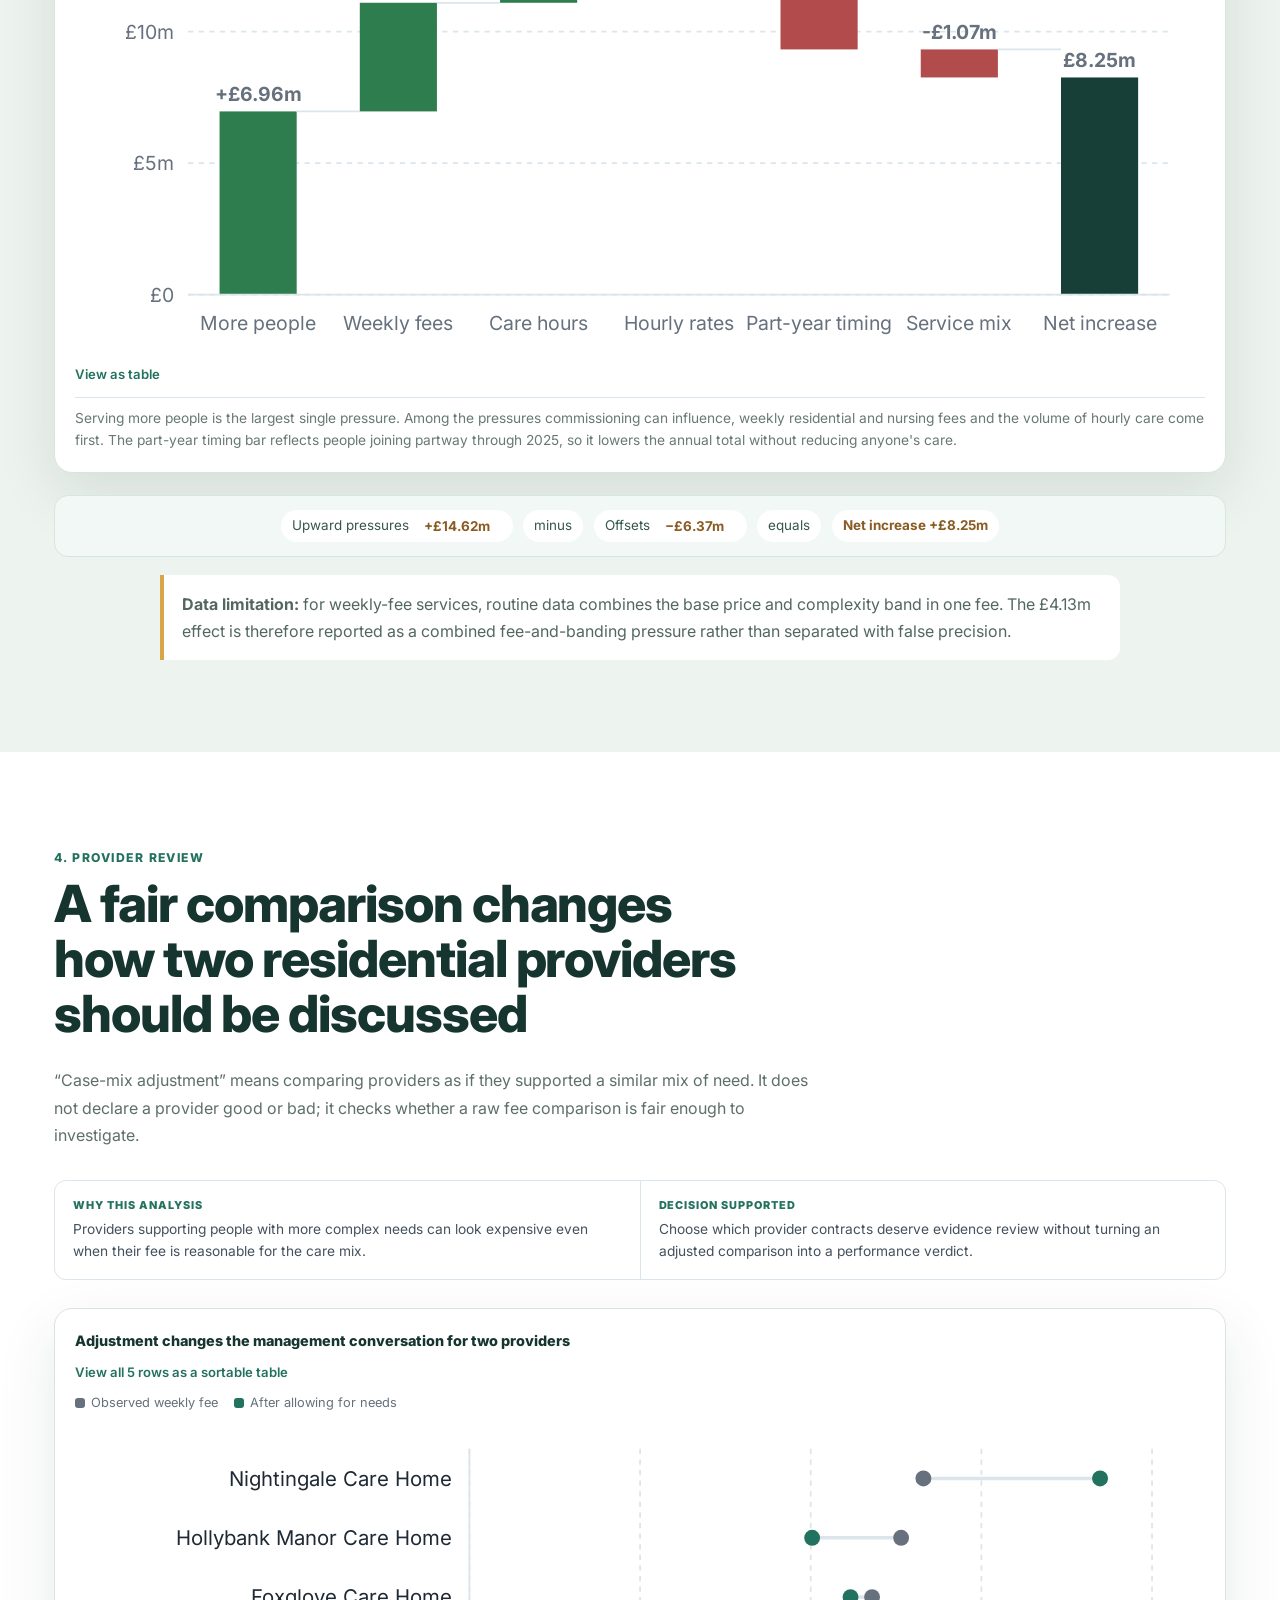
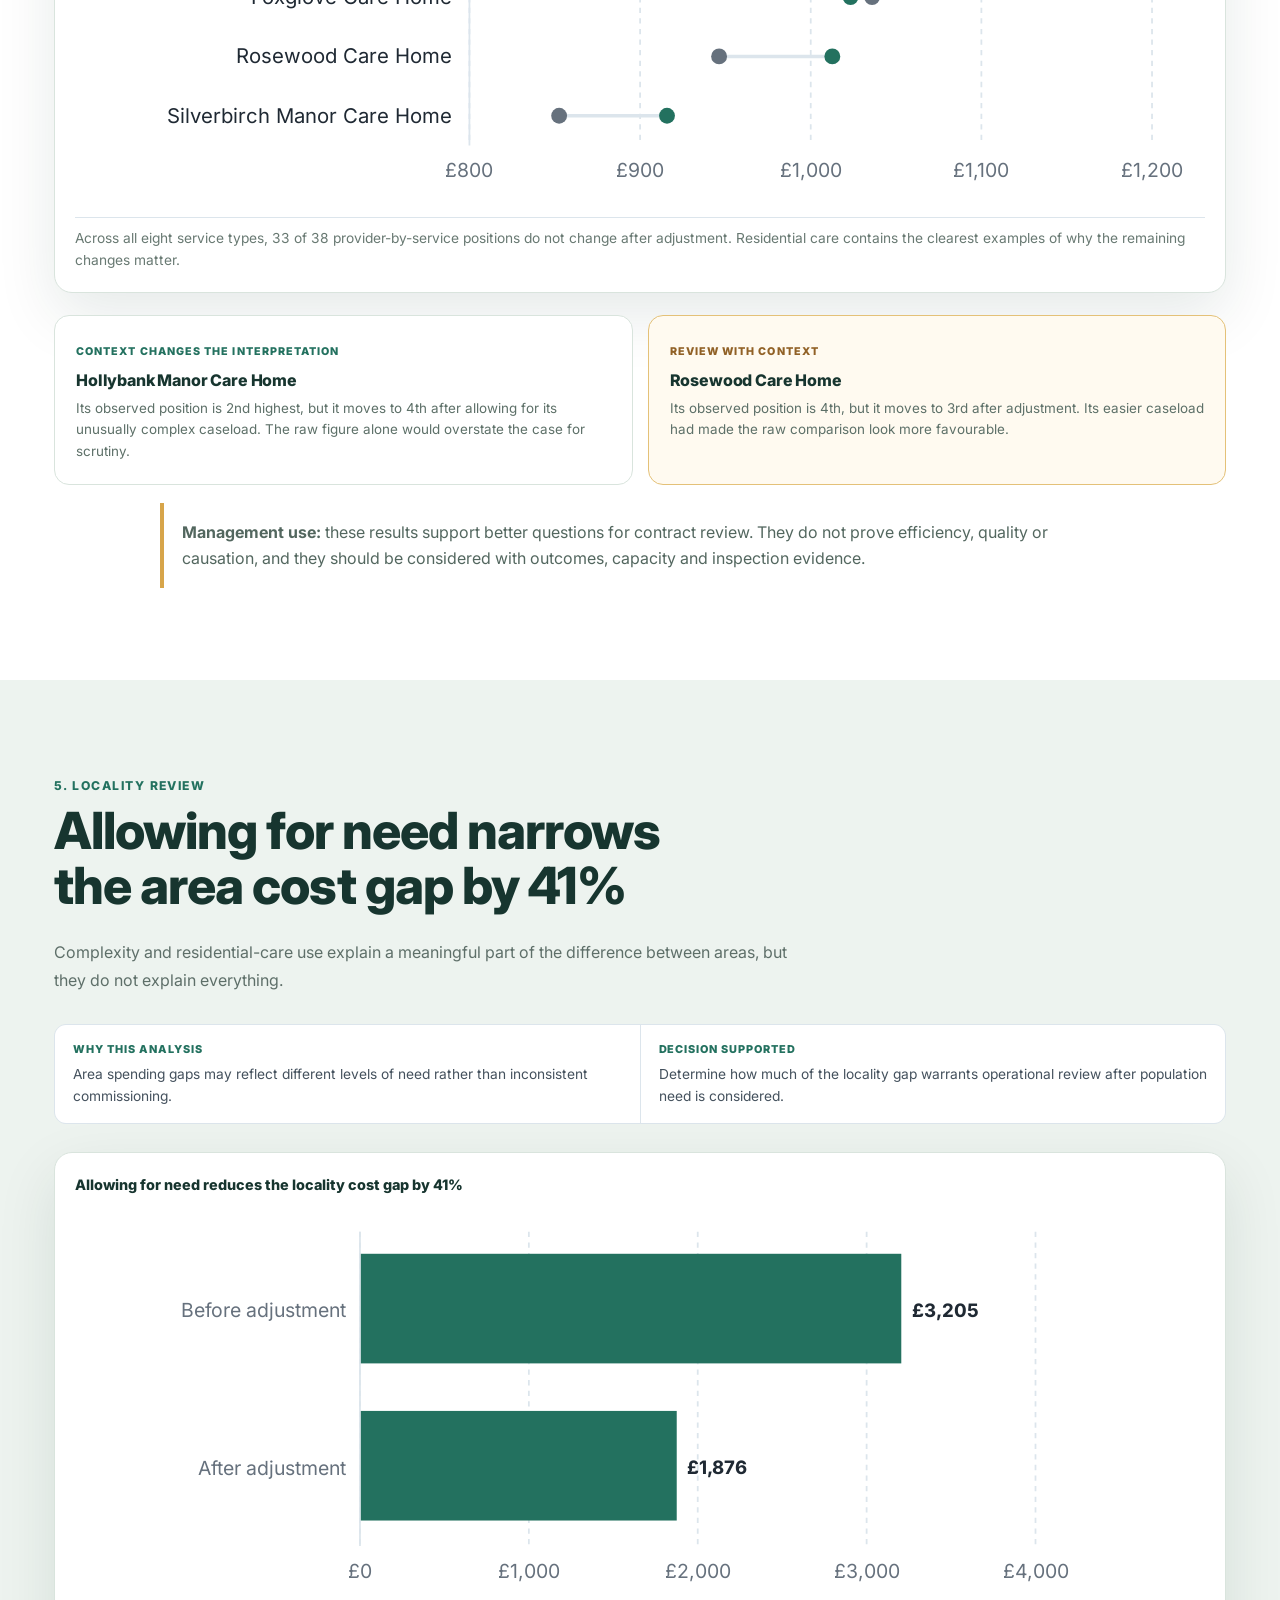
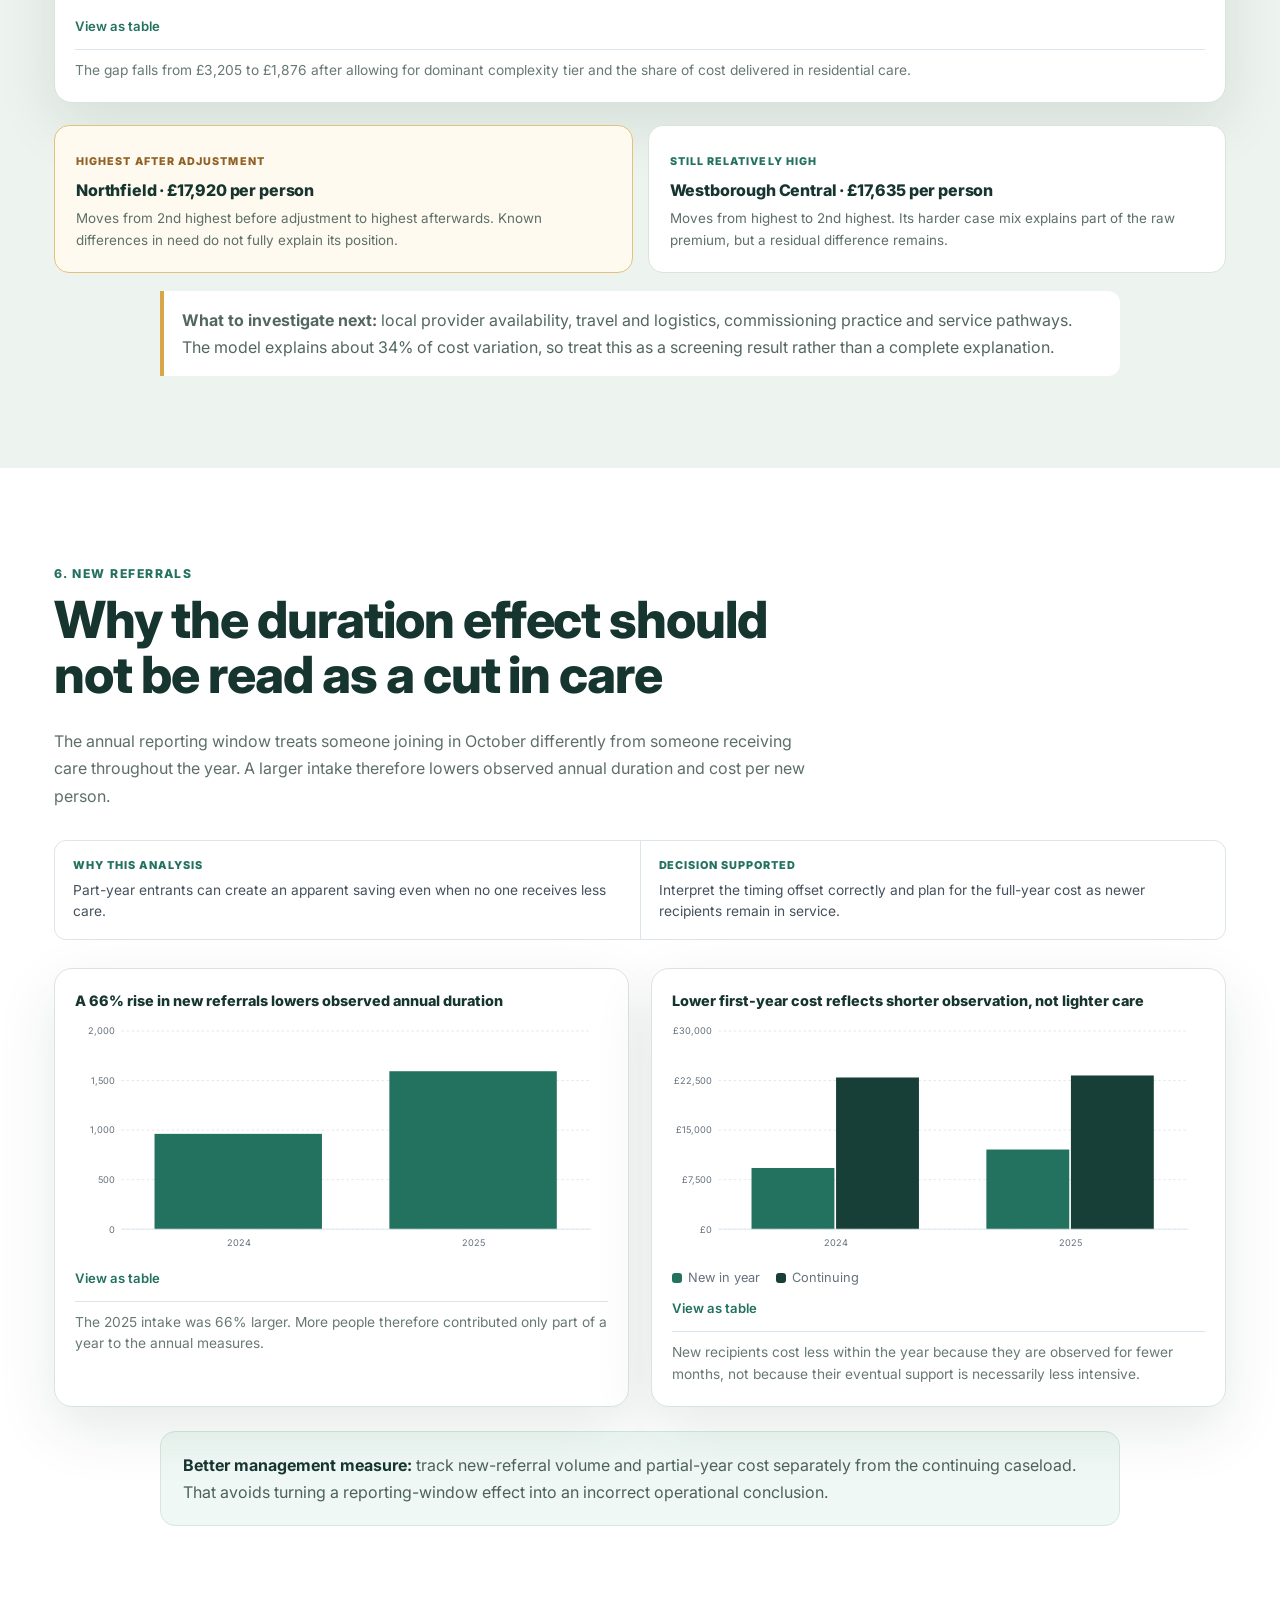
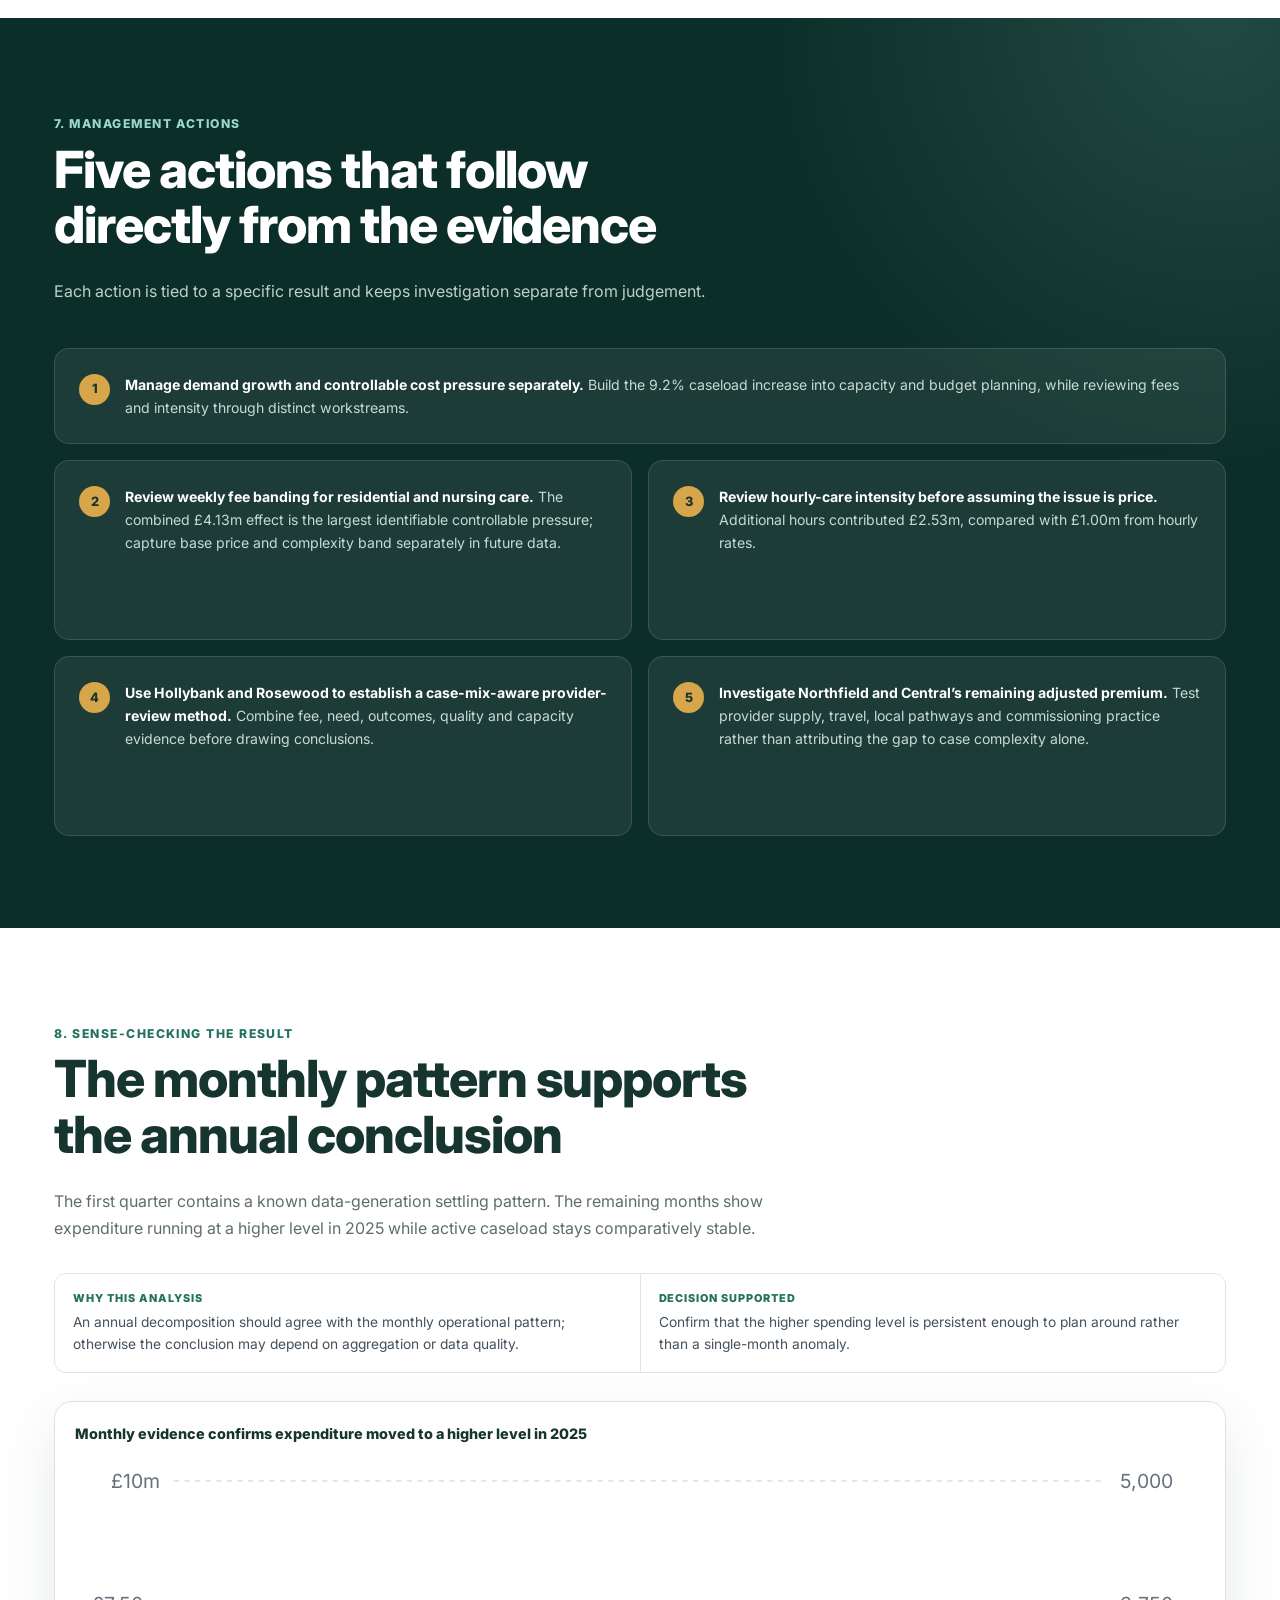
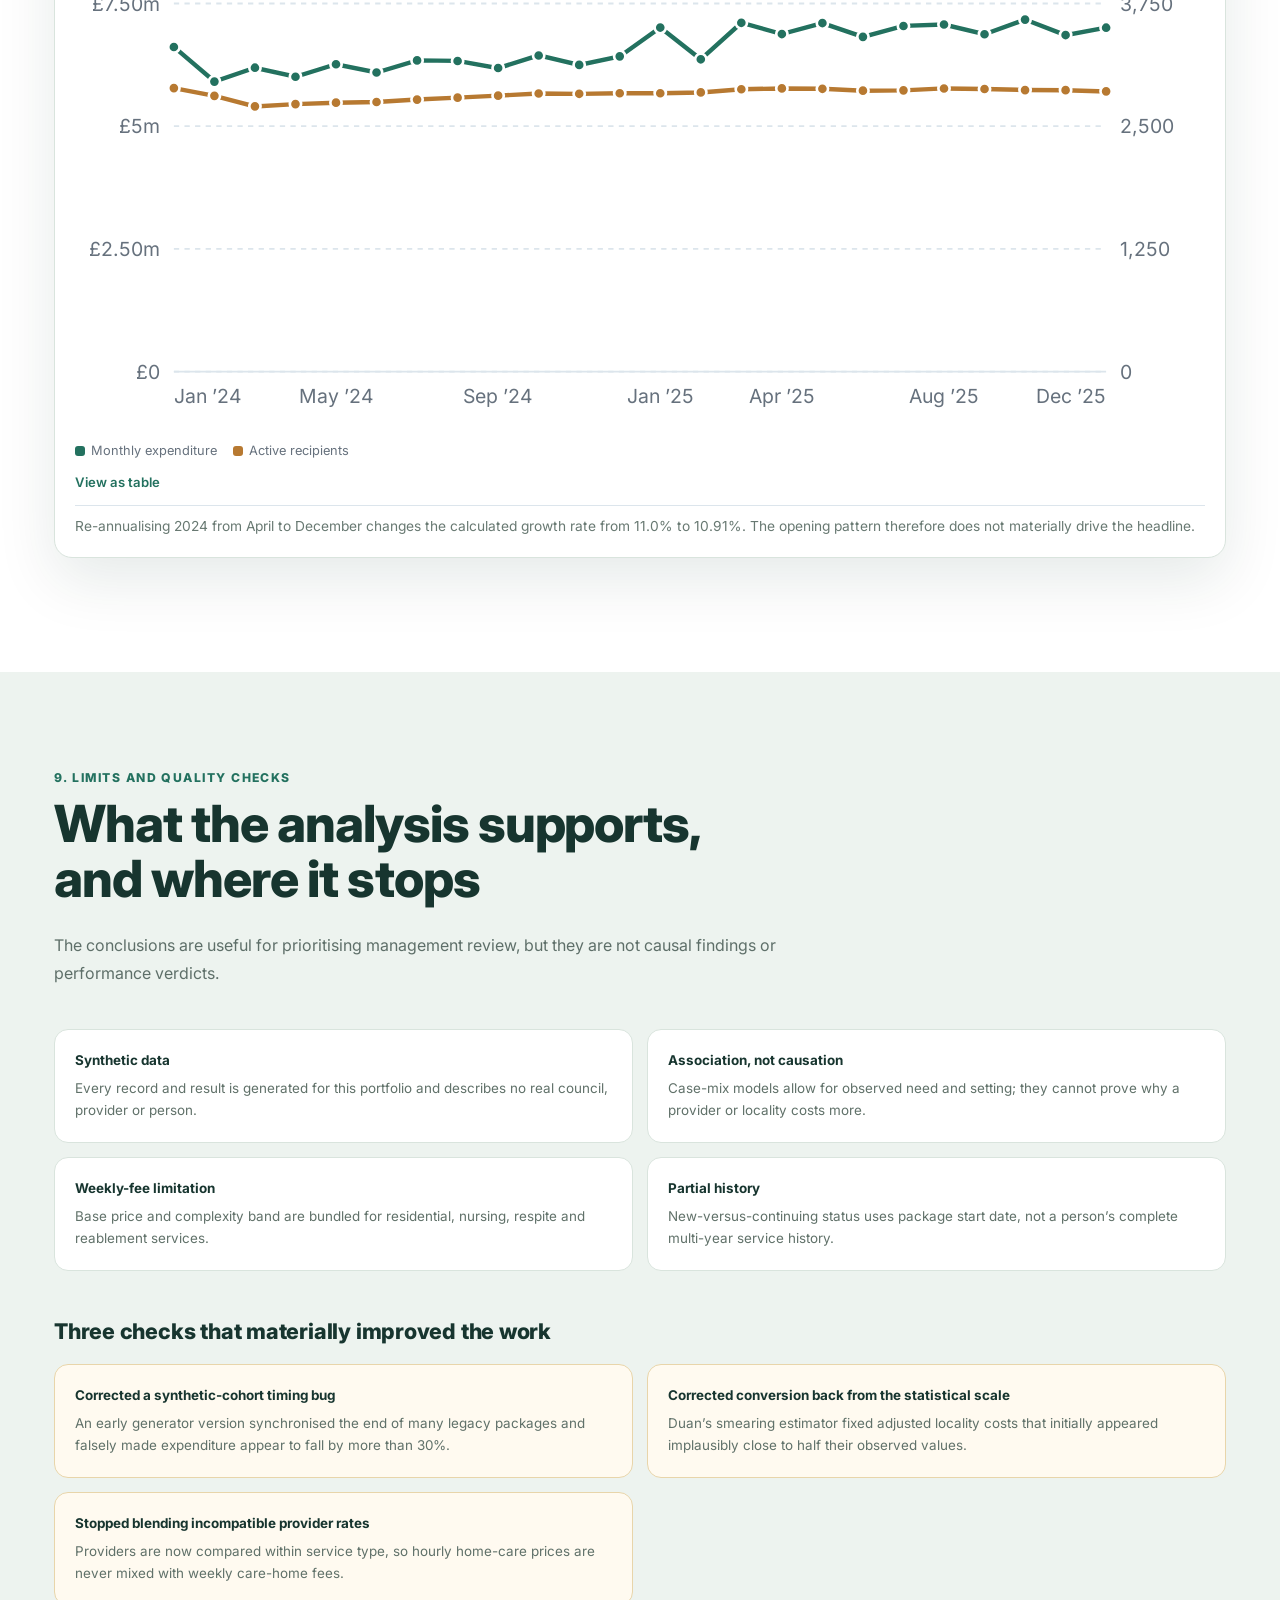
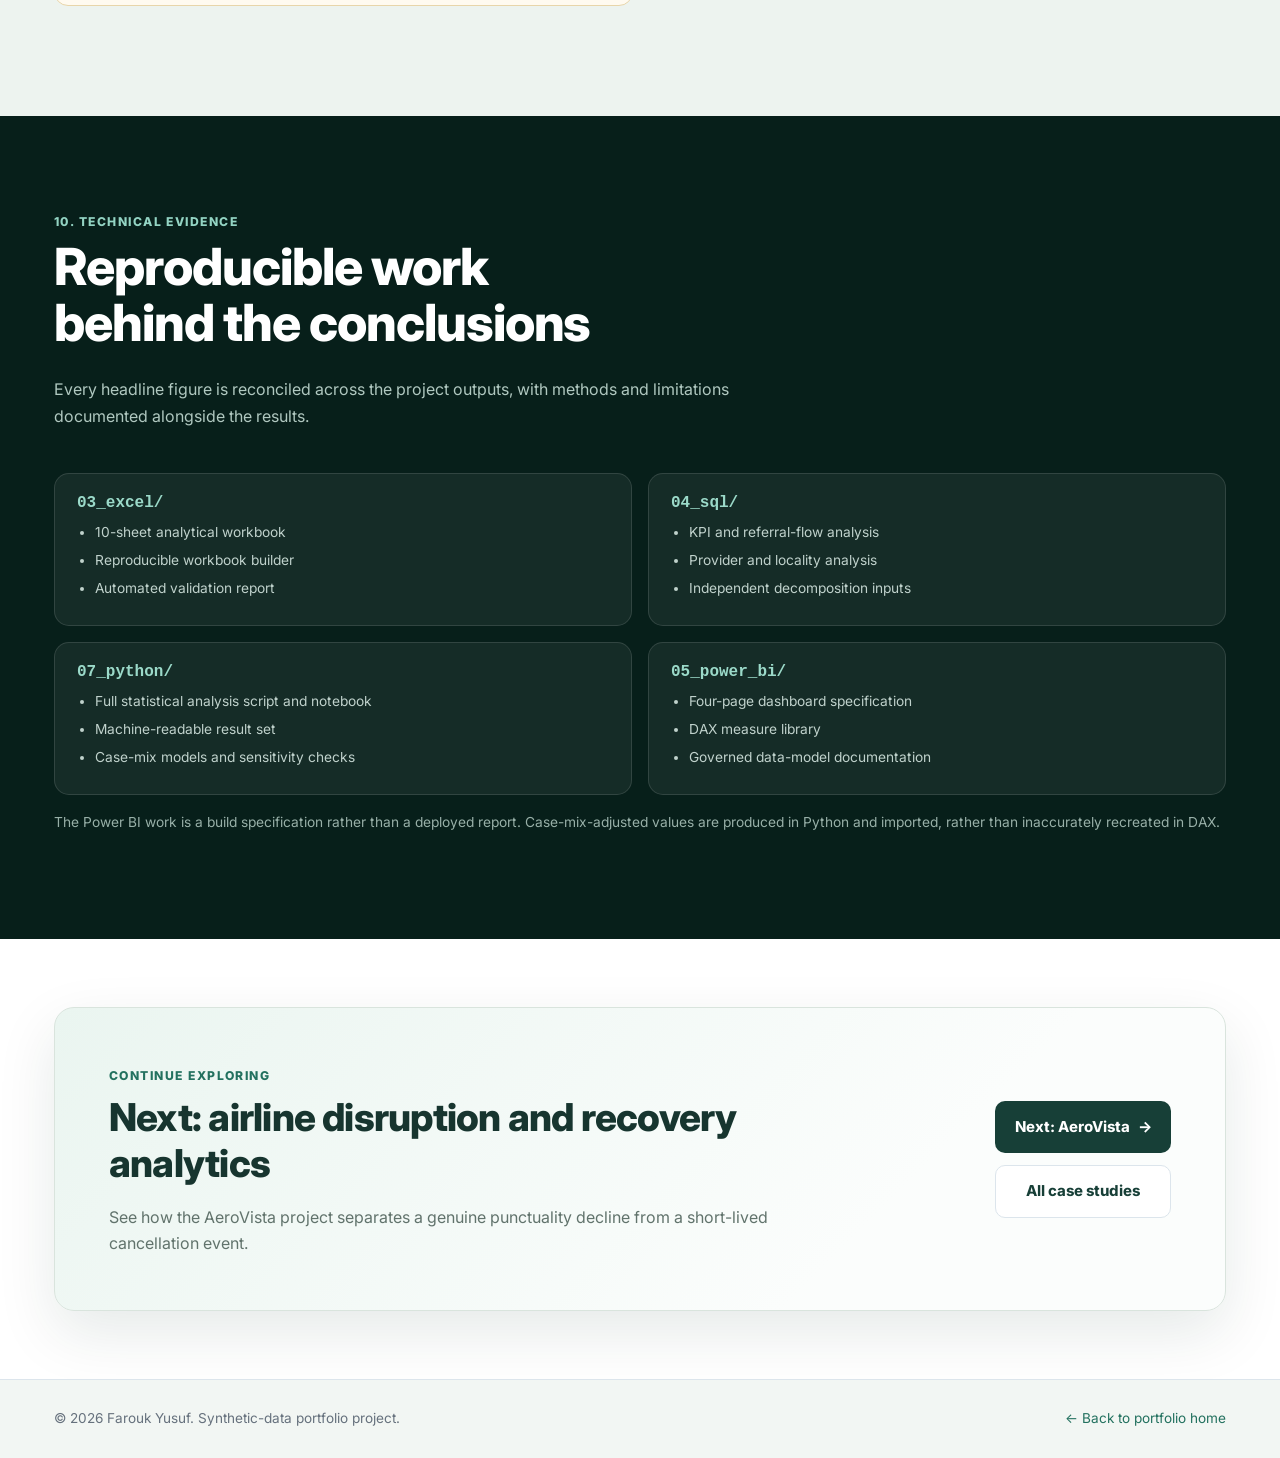
<file: case-studies/westborough.html>
<!doctype html>
<html lang="en">
<head>
<meta charset="utf-8">
<meta name="viewport" content="width=device-width, initial-scale=1">
<title>Westborough Council Case Study — Farouk Yusuf</title>
<meta name="description" content="A decision-focused adult social-care analytics case study explaining an £8.25m expenditure increase, fair provider and locality comparisons, and practical management actions.">
<link rel="preconnect" href="https://fonts.googleapis.com">
<link rel="preconnect" href="https://fonts.gstatic.com" crossorigin>
<link href="https://fonts.googleapis.com/css2?family=Inter:wght@400;500;600;700;800&display=swap" rel="stylesheet">
<link rel="stylesheet" href="../assets/css/tokens.css">
<link rel="stylesheet" href="../assets/css/base.css">
<link rel="stylesheet" href="../assets/css/layout.css">
<link rel="stylesheet" href="../assets/css/components.css">
<link rel="stylesheet" href="../assets/css/charts.css">
<link rel="stylesheet" href="../assets/css/case-study.css">
<link rel="stylesheet" href="../assets/css/westborough.css">
<link rel="icon" href="data:image/svg+xml,%3Csvg xmlns='http://www.w3.org/2000/svg' viewBox='0 0 100 100'%3E%3Crect width='100' height='100' rx='20' fill='%231f374d'/%3E%3Ctext x='50' y='68' font-size='58' font-family='Arial' font-weight='bold' fill='white' text-anchor='middle'%3EFY%3C/text%3E%3C/svg%3E">
</head>
<body class="westborough-case-study">

<div class="disclaimer-strip">Independent portfolio project · synthetic adult-social-care data · detailed disclaimer below.</div>

<header class="site-header">
  <div class="container nav">
    <a href="../index.html" class="brand"><span class="brand-mark">FY</span>Farouk Yusuf</a>
    <button class="nav-toggle" aria-label="Toggle navigation"><span></span><span></span><span></span></button>
    <ul class="nav-links">
      <li><a href="../index.html#case-studies">Case Studies</a></li>
      <li><a href="../index.html#skills">Skills</a></li>
      <li><a href="../index.html#about">About</a></li>
      <li><a href="../index.html#contact" class="nav-cta">Contact</a></li>
    </ul>
  </div>
</header>

<section class="cs-hero">
  <div class="container">
    <div class="cs-breadcrumb"><a href="../index.html">Home</a> / Case Studies / Westborough Council</div>
    <div class="westborough-hero-grid">
      <div class="case-hero-copy">
        <div class="case-hero-meta"><span class="eyebrow">Public-service finance</span><span class="case-status">End-to-end analysis</span></div>
        <h1>What is behind the £8.25m rise in adult social care spending?</h1>
        <p class="case-question"><span>Business question</span>Is the rising bill mainly a sign that more people need support, or that care itself is getting more expensive? And which of those pressures can management actually act on?</p>
        <p class="cs-sub">I analysed two years of synthetic service, package, provider and locality data. The work separates demand growth from price, intensity, service mix and calendar effects, then tests whether apparently high-cost providers and areas still look unusual after allowing for differences in need.</p>
        <div class="hero-ctas"><a class="btn btn-primary" href="#findings">See the answer <span aria-hidden="true">↓</span></a><a class="btn btn-secondary" href="#recommendations">Management actions</a></div>
      </div>
      <aside class="project-brief" aria-label="Project brief">
        <span class="eyebrow">Project brief</span>
        <dl class="brief-stats">
          <div><dt>Period</dt><dd>24 months</dd></div>
          <div><dt>2025 caseload</dt><dd>3,940 people</dd></div>
          <div><dt>Providers</dt><dd>32</dd></div>
          <div><dt>Localities</dt><dd>6</dd></div>
        </dl>
        <div class="brief-tools"><span>Excel</span><span>SQL</span><span>Python</span><span>Power BI</span></div>
        <p class="brief-outcome"><strong>Main conclusion:</strong> most of the increase reflects more people receiving support. The clearest controllable pressures are weekly care fees and the volume of hourly care delivered. The rise in average annual cost per person was too small to call reliable.</p>
      </aside>
    </div>
  </div>
</section>

<div class="container">
  <div class="disclaimer-box">
    <span class="dot">i</span>
    <div><strong>Synthetic-data disclaimer:</strong> Westborough Council is a fictional local authority. Every service user, package, provider, locality and figure was generated for portfolio purposes. No individual is identified, ranked or scored, and no result should be read as describing a real council or care provider.</div>
  </div>
</div>

<div class="case-nav-shell">
  <nav class="container anchor-nav" aria-label="Case study sections">
    <span>Explore</span>
    <a href="#findings">Start here</a><a href="#problem">The decision</a><a href="#decomposition">Spend drivers</a><a href="#providers">Provider review</a><a href="#localities">Localities</a><a href="#caseload">New referrals</a><a href="#recommendations">Actions</a><a href="#technical">Evidence</a>
  </nav>
</div>

<section id="findings">
  <div class="container">
    <div class="section-head">
      <span class="eyebrow">Read this first</span>
      <h2>The bill rose mainly because more people received care, while the cost of a typical package barely moved</h2>
      <p>The headline increase is real, and it combines three things: genuine demand growth, pressures commissioning can influence, and a timing effect that lowered the annual total. Reading them separately changes the management response.</p>
    </div>

    <div class="short-version story-explainer">
      <span class="eyebrow">The story in four questions</span>
      <h3>From an £8.25m headline increase to specific decisions</h3>
      <div class="story-steps">
        <article class="story-step"><span>1</span><strong>What changed?</strong><p>Expenditure rose from £75.0m to £83.3m, while the number of people receiving care rose from 3,608 to 3,940.</p></article>
        <article class="story-step"><span>2</span><strong>Was care per person the main cause?</strong><p>No clear evidence. Mean annual cost per person rose 1.65%, but the difference was not statistically significant.</p></article>
        <article class="story-step"><span>3</span><strong>Which pressures can management influence?</strong><p>Weekly residential and nursing fees added £4.13m; additional hourly-care intensity added £2.53m.</p></article>
        <article class="story-step"><span>4</span><strong>Where should review start?</strong><p>Commissioning records, two residential-provider comparisons, and the remaining adjusted premium in Northfield and Central.</p></article>
      </div>
      <div class="plain-answer"><span>Clear answer</span><p><strong>Treat the 11% rise as three separate things.</strong> Plan for genuine demand growth, review fee banding and hourly-care intensity as controllable pressures, and treat case-mix-adjusted provider and locality comparisons as prompts for investigation rather than verdicts.</p></div>
    </div>

    <div class="kpi-grid">
      <div class="kpi-tile"><span class="kpi-num">+11.0%</span><span class="kpi-lbl">Total expenditure growth, from £75.0m to £83.3m</span></div>
      <div class="kpi-tile"><span class="kpi-num">+9.2%</span><span class="kpi-lbl">Growth in people receiving care, the largest demand pressure</span></div>
      <div class="kpi-tile"><span class="kpi-num">+£4.13m</span><span class="kpi-lbl">Weekly residential and nursing fee effect, the largest controllable pressure identified</span></div>
      <div class="kpi-tile"><span class="kpi-num">+1.65%</span><span class="kpi-lbl">Change in mean annual cost per person</span><span class="tag tag-not-significant">Not statistically significant</span></div>
    </div>

    <div class="findings-heading"><span class="eyebrow">Eight evidence-led findings</span><h3>Key findings, clearly explained</h3></div>
    <div class="findings-grid">
      <article class="finding-card"><span class="finding-num">FINDING 1</span><h4>Spending grew faster than caseload, but the gap is modest.</h4><p>Expenditure rose by 11.0%, compared with 9.2% growth in people receiving care. That 1.8-point difference warrants explanation, but it is not evidence of runaway cost per person.</p><div class="figure-line">£75.0m → £83.3m · 3,608 → 3,940 people</div></article>

      <article class="finding-card"><span class="finding-num">FINDING 2</span><h4>Six effects account for the full £8.25m increase.</h4><p>More people, partial-year timing, service mix, hourly rates, care intensity and weekly fees reconcile exactly to the reported change. No unexplained remainder is hidden in the headline.</p><div class="figure-line">Positive pressures +£14.62m · Offsetting effects −£6.37m · Net +£8.25m</div><details class="detail"><summary>Show the method</summary><div class="detail-body">An exact three-level decomposition first separates users, average weeks and average weekly cost; it then splits weekly cost into service mix and within-service effects, and separates hourly price from hours delivered.</div></details></article>

      <article class="finding-card"><span class="finding-num">FINDING 3</span><h4>The negative “duration” effect is a calendar effect, not a cut to anyone’s care.</h4><p>People starting during the year only contribute part of a year’s care. The much larger 2025 intake reduced the observed average weeks per person even though the analysis found no shortening of existing packages.</p><div class="figure-line">New referrals: 962 in 2024 → 1,594 in 2025</div></article>

      <article class="finding-card"><span class="finding-num">FINDING 4</span><h4>The data does not show a statistically reliable increase in mean annual cost per person.</h4><p>The mean rose from £20,800 to £21,142. A statistical test could not distinguish that 1.65% movement from normal variation in this sample.</p><div class="figure-line">Welch test: p = 0.495 · Decision threshold: 0.05</div><details class="detail"><summary>What that means</summary><div class="detail-body">This does not prove the average stayed exactly the same. It means the evidence is too weak to treat the observed change as a reliable underlying shift.</div></details></article>

      <article class="finding-card"><span class="finding-num">FINDING 5</span><h4>Most provider positions survive a fairer comparison, but two residential homes need different interpretations.</h4><p>Providers were compared only with others delivering the same service type, after allowing for complexity mix. Hollybank’s apparently high fee position softens; Rosewood’s apparently favourable position becomes less favourable.</p><div class="figure-line">33 of 38 provider-by-service comparisons kept the same rank</div></article>

      <article class="finding-card"><span class="finding-num">FINDING 6</span><h4>Differences in need explain much of the locality cost gap, and a residual difference still remains.</h4><p>The highest-to-lowest gap narrows after allowing for complexity and residential-care share. Northfield and Westborough Central remain relatively high and warrant operational review.</p><div class="figure-line">Raw gap £3,205 · Adjusted gap £1,876 · 41% narrower</div></article>

      <article class="finding-card"><span class="finding-num">FINDING 7</span><h4>Higher-cost areas also handle more complex need, though the pattern falls short of proving cause.</h4><p>Central and Northfield have the highest shares of substantial or critical need. That supports the case-mix explanation, while the remaining adjusted difference points to other factors worth investigating.</p><div class="figure-line">High-complexity share: Central 53.8% · Northfield 49.9% · Rural Downlands 43.1%</div></article>

      <article class="finding-card"><span class="finding-num">FINDING 8</span><h4>The unusual first quarter does not drive the headline result.</h4><p>A known synthetic-data settling pattern affects January to March 2024. Excluding that period and re-annualising 2024 barely changes the result.</p><div class="figure-line">Sensitivity result: 10.91% growth vs reported 11.0%</div></article>
    </div>
  </div>
</section>

<section id="problem">
  <div class="container">
    <div class="section-head"><span class="eyebrow">1. The management decision</span><h2>Separate pressures that need different responses</h2><p>Senior leaders needed to distinguish unavoidable demand growth from pressures that commissioning and operations could influence, while avoiding unfair provider comparisons.</p></div>
    <div class="stakeholder-grid">
      <div class="stakeholder-card"><strong>Adult Social Care leadership</strong><span>Decide whether the priority is capacity planning, service redesign or cost control.</span></div>
      <div class="stakeholder-card"><strong>Finance and budget setting</strong><span>Understand exactly how the £8.25m increase was created and which effects may continue.</span></div>
      <div class="stakeholder-card"><strong>Commissioning and contracts</strong><span>Review provider fees without penalising organisations that support people with greater needs.</span></div>
      <div class="stakeholder-card"><strong>Locality managers</strong><span>Identify areas that remain relatively costly after known differences in need are allowed for.</span></div>
    </div>
    <p class="decision-rule"><strong>Ethical rule:</strong> the analysis never ranks an individual service user. Provider and locality comparisons are group-level screening tools, adjusted for observed case mix and accompanied by clear limitations.</p>
  </div>
</section>

<section id="context">
  <div class="container">
    <div class="section-head"><span class="eyebrow">2. Evidence and approach</span><h2>Two years of linked service and finance data</h2><p>The analysis joins service users, care packages, delivery, provider rates, complexity and locality reference data into one reconciled view.</p></div>
    <table class="data-table"><tbody>
      <tr><th>Coverage</th><td>6 localities, 32 providers, 8 service types and 4 complexity tiers</td></tr>
      <tr><th>Period</th><td>January 2024 – December 2025 (24 months)</td></tr>
      <tr><th>People receiving care</th><td>3,608 in 2024; 3,940 in 2025</td></tr>
      <tr><th>Care packages</th><td>5,674</td></tr>
      <tr><th>Monthly service-delivery records</th><td>69,149</td></tr>
      <tr><th>New referrals</th><td>962 in 2024; 1,594 in 2025</td></tr>
    </tbody></table>
    <div class="tool-grid">
      <div class="tool-chip"><strong>Excel</strong><span>A 10-sheet workbook with live formulas and PivotTables for operational review.</span></div>
      <div class="tool-chip"><strong>SQL</strong><span>Six scripts covering KPIs, referral flow, providers, localities, service mix and decomposition inputs.</span></div>
      <div class="tool-chip"><strong>Python</strong><span>Exact expenditure decomposition, statistical testing, case-mix models and sensitivity checks.</span></div>
      <div class="tool-chip"><strong>Power BI</strong><span>A four-page dashboard specification, DAX measure library and governed data-model design.</span></div>
    </div>
  </div>
</section>

<section id="decomposition">
  <div class="container">
    <div class="section-head"><span class="eyebrow">3. Spend drivers</span><h2>The £8.25m increase is the balance of four upward pressures and two offsets</h2><p>This split prevents a negative timing effect from being mistaken for reduced care and keeps controllable pressures separate from caseload growth.</p></div>
    <div class="analysis-purpose"><div><strong>Why this analysis</strong><p>An 11% headline rise combines demand, fee, care-intensity and timing effects that need different management responses.</p></div><div><strong>Decision supported</strong><p>Separate structural demand growth from the pressures commissioners and operations can influence.</p></div></div>
    <div class="chart-block">
      <div class="chart-head"><span class="chart-title">Four pressures push the bill up, two effects pull it back to a net £8.25m</span></div>
      <div data-chart="west-drivers-waterfall" data-chart-type="waterfall"></div>
      <script type="application/json" id="west-drivers-waterfall">{"steps":[{"label":"More people","value":6963024.62},{"label":"Weekly fees","value":4129686.33},{"label":"Care hours","value":2533701.35},{"label":"Hourly rates","value":997911.03},{"label":"Part-year timing","value":-5304774.99},{"label":"Service mix","value":-1065834.35},{"label":"Net increase","value":8253713.99,"isTotal":true}],"options":{"valueFormat":"gbp","height":360}}</script>
      <div class="chart-caption">Serving more people is the largest single pressure. Among the pressures commissioning can influence, weekly residential and nursing fees and the volume of hourly care come first. The part-year timing bar reflects people joining partway through 2025, so it lowers the annual total without reducing anyone's care.</div>
    </div>
    <div class="growth-reconciliation"><span>Upward pressures <strong>+£14.62m</strong></span><span>minus</span><span>Offsets <strong>−£6.37m</strong></span><span>equals</span><strong>Net increase +£8.25m</strong></div>
    <p class="model-caution"><strong>Data limitation:</strong> for weekly-fee services, routine data combines the base price and complexity band in one fee. The £4.13m effect is therefore reported as a combined fee-and-banding pressure rather than separated with false precision.</p>
  </div>
</section>

<section id="providers">
  <div class="container">
    <div class="section-head"><span class="eyebrow">4. Provider review</span><h2>A fair comparison changes how two residential providers should be discussed</h2><p>“Case-mix adjustment” means comparing providers as if they supported a similar mix of need. It does not declare a provider good or bad; it checks whether a raw fee comparison is fair enough to investigate.</p></div>
    <div class="analysis-purpose"><div><strong>Why this analysis</strong><p>Providers supporting people with more complex needs can look expensive even when their fee is reasonable for the care mix.</p></div><div><strong>Decision supported</strong><p>Choose which provider contracts deserve evidence review without turning an adjusted comparison into a performance verdict.</p></div></div>
    <div class="chart-block">
      <div class="chart-head"><span class="chart-title">Adjustment changes the management conversation for two providers</span></div>
      <div data-chart="west-provider-data" data-chart-type="comparison"></div>
      <script type="application/json" id="west-provider-data">{"rows":[{"label":"Nightingale Care Home","before":1066.02,"after":1169.55},{"label":"Hollybank Manor Care Home","before":1052.97,"after":1000.82},{"label":"Foxglove Care Home","before":1035.94,"after":1023.32},{"label":"Rosewood Care Home","before":946.30,"after":1012.65},{"label":"Silverbirch Manor Care Home","before":852.56,"after":915.77}],"options":{"valueFormat":"gbp","beforeLabel":"Observed weekly fee","afterLabel":"After allowing for needs","categoryLabel":"Residential provider","minValue":800,"maxValue":1200}}</script>
      <div class="chart-caption">Across all eight service types, 33 of 38 provider-by-service positions do not change after adjustment. Residential care contains the clearest examples of why the remaining changes matter.</div>
    </div>
    <div class="review-grid">
      <article><span>Context changes the interpretation</span><h3>Hollybank Manor Care Home</h3><p>Its observed position is 2nd highest, but it moves to 4th after allowing for its unusually complex caseload. The raw figure alone would overstate the case for scrutiny.</p></article>
      <article class="is-priority"><span>Review with context</span><h3>Rosewood Care Home</h3><p>Its observed position is 4th, but it moves to 3rd after adjustment. Its easier caseload had made the raw comparison look more favourable.</p></article>
    </div>
    <p class="model-caution"><strong>Management use:</strong> these results support better questions for contract review. They do not prove efficiency, quality or causation, and they should be considered with outcomes, capacity and inspection evidence.</p>
  </div>
</section>

<section id="localities">
  <div class="container">
    <div class="section-head"><span class="eyebrow">5. Locality review</span><h2>Allowing for need narrows the area cost gap by 41%</h2><p>Complexity and residential-care use explain a meaningful part of the difference between areas, but they do not explain everything.</p></div>
    <div class="analysis-purpose"><div><strong>Why this analysis</strong><p>Area spending gaps may reflect different levels of need rather than inconsistent commissioning.</p></div><div><strong>Decision supported</strong><p>Determine how much of the locality gap warrants operational review after population need is considered.</p></div></div>
    <div class="chart-block">
      <div class="chart-head"><span class="chart-title">Allowing for need reduces the locality cost gap by 41%</span></div>
      <div data-chart="west-locality-gap" data-chart-type="bar"></div>
      <script type="application/json" id="west-locality-gap">{"categories":["Before adjustment","After adjustment"],"series":[{"label":"Highest-to-lowest gap","values":[3205.28,1875.59]}],"options":{"horizontal":true,"height":230,"valueFormat":"gbp","categoryLabel":"Comparison","maxValue":4000}}</script>
      <div class="chart-caption">The gap falls from £3,205 to £1,876 after allowing for dominant complexity tier and the share of cost delivered in residential care.</div>
    </div>
    <div class="review-grid">
      <article class="is-priority"><span>Highest after adjustment</span><h3>Northfield · £17,920 per person</h3><p>Moves from 2nd highest before adjustment to highest afterwards. Known differences in need do not fully explain its position.</p></article>
      <article><span>Still relatively high</span><h3>Westborough Central · £17,635 per person</h3><p>Moves from highest to 2nd highest. Its harder case mix explains part of the raw premium, but a residual difference remains.</p></article>
    </div>
    <p class="model-caution"><strong>What to investigate next:</strong> local provider availability, travel and logistics, commissioning practice and service pathways. The model explains about 34% of cost variation, so treat this as a screening result rather than a complete explanation.</p>
  </div>
</section>

<section id="caseload">
  <div class="container">
    <div class="section-head"><span class="eyebrow">6. New referrals</span><h2>Why the duration effect should not be read as a cut in care</h2><p>The annual reporting window treats someone joining in October differently from someone receiving care throughout the year. A larger intake therefore lowers observed annual duration and cost per new person.</p></div>
    <div class="analysis-purpose"><div><strong>Why this analysis</strong><p>Part-year entrants can create an apparent saving even when no one receives less care.</p></div><div><strong>Decision supported</strong><p>Interpret the timing offset correctly and plan for the full-year cost as newer recipients remain in service.</p></div></div>
    <div class="caseload-chart-grid">
      <div class="chart-block">
        <div class="chart-head"><span class="chart-title">A 66% rise in new referrals lowers observed annual duration</span></div>
        <div data-chart="west-referrals" data-chart-type="bar"></div>
        <script type="application/json" id="west-referrals">{"categories":["2024","2025"],"series":[{"label":"New referrals","values":[962,1594]}],"options":{"height":290,"valueFormat":"number","categoryLabel":"Year"}}</script>
        <div class="chart-caption">The 2025 intake was 66% larger. More people therefore contributed only part of a year to the annual measures.</div>
      </div>
      <div class="chart-block">
        <div class="chart-head"><span class="chart-title">Lower first-year cost reflects shorter observation, not lighter care</span></div>
        <div data-chart="west-new-continuing" data-chart-type="bar"></div>
        <script type="application/json" id="west-new-continuing">{"categories":["2024","2025"],"series":[{"label":"New in year","values":[9265.77,12059.39]},{"label":"Continuing","values":[22962.54,23266.83]}],"options":{"height":290,"valueFormat":"gbp","categoryLabel":"Year","maxValue":30000}}</script>
        <div class="chart-caption">New recipients cost less within the year because they are observed for fewer months, not because their eventual support is necessarily less intensive.</div>
      </div>
    </div>
    <p class="calendar-explainer"><strong>Better management measure:</strong> track new-referral volume and partial-year cost separately from the continuing caseload. That avoids turning a reporting-window effect into an incorrect operational conclusion.</p>
  </div>
</section>

<section id="recommendations">
  <div class="container">
    <div class="section-head"><span class="eyebrow">7. Management actions</span><h2>Five actions that follow directly from the evidence</h2><p>Each action is tied to a specific result and keeps investigation separate from judgement.</p></div>
    <ol class="rec-list">
      <li><strong>Manage demand growth and controllable cost pressure separately.</strong> Build the 9.2% caseload increase into capacity and budget planning, while reviewing fees and intensity through distinct workstreams.</li>
      <li><strong>Review weekly fee banding for residential and nursing care.</strong> The combined £4.13m effect is the largest identifiable controllable pressure; capture base price and complexity band separately in future data.</li>
      <li><strong>Review hourly-care intensity before assuming the issue is price.</strong> Additional hours contributed £2.53m, compared with £1.00m from hourly rates.</li>
      <li><strong>Use Hollybank and Rosewood to establish a case-mix-aware provider-review method.</strong> Combine fee, need, outcomes, quality and capacity evidence before drawing conclusions.</li>
      <li><strong>Investigate Northfield and Central’s remaining adjusted premium.</strong> Test provider supply, travel, local pathways and commissioning practice rather than attributing the gap to case complexity alone.</li>
    </ol>
  </div>
</section>

<section id="validation">
  <div class="container">
    <div class="section-head"><span class="eyebrow">8. Sense-checking the result</span><h2>The monthly pattern supports the annual conclusion</h2><p>The first quarter contains a known data-generation settling pattern. The remaining months show expenditure running at a higher level in 2025 while active caseload stays comparatively stable.</p></div>
    <div class="analysis-purpose"><div><strong>Why this analysis</strong><p>An annual decomposition should agree with the monthly operational pattern; otherwise the conclusion may depend on aggregation or data quality.</p></div><div><strong>Decision supported</strong><p>Confirm that the higher spending level is persistent enough to plan around rather than a single-month anomaly.</p></div></div>
    <div class="chart-block">
      <div class="chart-head"><span class="chart-title">Monthly evidence confirms expenditure moved to a higher level in 2025</span></div>
      <div data-chart="west-monthly-trend" data-chart-type="line"></div>
      <script type="application/json" id="west-monthly-trend">{"xLabels":["Jan 2024","Feb 2024","Mar 2024","Apr 2024","May 2024","Jun 2024","Jul 2024","Aug 2024","Sep 2024","Oct 2024","Nov 2024","Dec 2024","Jan 2025","Feb 2025","Mar 2025","Apr 2025","May 2025","Jun 2025","Jul 2025","Aug 2025","Sep 2025","Oct 2025","Nov 2025","Dec 2025"],"series":[{"label":"Monthly expenditure","values":[6613734.24,5908900.32,6191973.83,6007981.88,6262072.44,6094099.50,6340029.37,6329378.18,6185030.38,6441112.13,6248856.07,6422631.82,7009734.20,6362784.20,7106514.41,6877344.03,7101553.63,6820827.56,7041490.95,7071165.04,6872898.33,7171358.13,6856803.20,7007040.47],"valueFormat":"gbp"},{"label":"Active recipients","values":[2888,2809,2702,2725,2740,2747,2771,2791,2811,2833,2830,2836,2836,2844,2876,2885,2881,2862,2865,2884,2879,2868,2867,2855],"axis":"secondary","valueFormat":"number"}],"options":{"height":330,"maxXTicks":7,"xLabel":"Month"}}</script>
      <div class="chart-caption">Re-annualising 2024 from April to December changes the calculated growth rate from 11.0% to 10.91%. The opening pattern therefore does not materially drive the headline.</div>
    </div>
  </div>
</section>

<section id="limitations">
  <div class="container">
    <div class="section-head"><span class="eyebrow">9. Limits and quality checks</span><h2>What the analysis supports, and where it stops</h2><p>The conclusions are useful for prioritising management review, but they are not causal findings or performance verdicts.</p></div>
    <ul class="limit-list">
      <li><strong>Synthetic data</strong>Every record and result is generated for this portfolio and describes no real council, provider or person.</li>
      <li><strong>Association, not causation</strong>Case-mix models allow for observed need and setting; they cannot prove why a provider or locality costs more.</li>
      <li><strong>Weekly-fee limitation</strong>Base price and complexity band are bundled for residential, nursing, respite and reablement services.</li>
      <li><strong>Partial history</strong>New-versus-continuing status uses package start date, not a person’s complete multi-year service history.</li>
    </ul>
    <h3 class="quality-heading">Three checks that materially improved the work</h3>
    <ul class="limit-list quality-checks">
      <li><strong>Corrected a synthetic-cohort timing bug</strong>An early generator version synchronised the end of many legacy packages and falsely made expenditure appear to fall by more than 30%.</li>
      <li><strong>Corrected conversion back from the statistical scale</strong>Duan’s smearing estimator fixed adjusted locality costs that initially appeared implausibly close to half their observed values.</li>
      <li><strong>Stopped blending incompatible provider rates</strong>Providers are now compared within service type, so hourly home-care prices are never mixed with weekly care-home fees.</li>
    </ul>
  </div>
</section>

<section id="technical">
  <div class="container">
    <div class="section-head"><span class="eyebrow">10. Technical evidence</span><h2>Reproducible work behind the conclusions</h2><p>Every headline figure is reconciled across the project outputs, with methods and limitations documented alongside the results.</p></div>
    <div class="tech-grid">
      <div class="tech-card"><h4>03_excel/</h4><ul><li>10-sheet analytical workbook</li><li>Reproducible workbook builder</li><li>Automated validation report</li></ul></div>
      <div class="tech-card"><h4>04_sql/</h4><ul><li>KPI and referral-flow analysis</li><li>Provider and locality analysis</li><li>Independent decomposition inputs</li></ul></div>
      <div class="tech-card"><h4>07_python/</h4><ul><li>Full statistical analysis script and notebook</li><li>Machine-readable result set</li><li>Case-mix models and sensitivity checks</li></ul></div>
      <div class="tech-card"><h4>05_power_bi/</h4><ul><li>Four-page dashboard specification</li><li>DAX measure library</li><li>Governed data-model documentation</li></ul></div>
    </div>
    <p class="tech-note">The Power BI work is a build specification rather than a deployed report. Case-mix-adjusted values are produced in Python and imported, rather than inaccurately recreated in DAX.</p>
  </div>
</section>

<section class="case-next" aria-label="Continue exploring projects">
  <div class="container">
    <div class="case-next-card">
      <div><span class="eyebrow">Continue exploring</span><h2>Next: airline disruption and recovery analytics</h2><p>See how the AeroVista project separates a genuine punctuality decline from a short-lived cancellation event.</p></div>
      <div class="case-next-actions"><a class="btn btn-primary" href="aerovista.html">Next: AeroVista <span aria-hidden="true">→</span></a><a class="btn btn-secondary" href="../index.html#case-studies">All case studies</a></div>
    </div>
  </div>
</section>

<footer class="site-footer">
  <div class="container"><p>© 2026 Farouk Yusuf. Synthetic-data portfolio project.</p><p><a href="../index.html">← Back to portfolio home</a></p></div>
</footer>

<script src="../assets/js/nav.js"></script>
<script src="../assets/js/tooltip.js"></script>
<script src="../assets/js/charts.js"></script>
<script src="../assets/js/main.js"></script>

</body>
</html>
</file>
<file: assets/css/tokens.css>
/* ==========================================================================
   Farouk Yusuf — Data & BI Analyst Portfolio
   Design tokens — colours, radius, sizing, shadow. Load first.
   ========================================================================== */

:root {
  --font-body: "Inter", ui-sans-serif, system-ui, -apple-system, BlinkMacSystemFont, "Segoe UI", sans-serif;

  --navy: #17324a;
  --navy-2: #214561;
  --navy-deep: #102436;
  --teal: #1179a6;
  --teal-light: #eaf6fb;
  --ink: #1f2933;
  --body: #44515d;
  --muted: #66717d;
  --line: #dce5ec;
  --bg: #ffffff;
  --bg-soft: #f7fafc;
  --good: #2e7d4f;
  --good-bg: #e8f4ec;
  --warn: #b3730a;
  --warn-bg: #fbf1e0;
  --bad: #b24c4c;
  --bad-bg: #fbeaea;
  --radius: 10px;
  --max: 1180px;
  --shadow: 0 18px 50px rgba(23, 50, 74, 0.08);
}
</file>
<file: assets/css/base.css>
/* ==========================================================================
   Base — reset, typography, container. Requires tokens.css.
   ========================================================================== */

* { box-sizing: border-box; }
html { scroll-behavior: smooth; }

body {
  margin: 0;
  font-family: var(--font-body);
  color: var(--body);
  background: var(--bg);
  line-height: 1.6;
  -webkit-font-smoothing: antialiased;
}

h1, h2, h3, h4 {
  color: var(--ink);
  font-weight: 800;
  line-height: 1.2;
  margin: 0 0 0.5em;
}

h1 { font-size: clamp(2.25rem, 5vw, 3.25rem); letter-spacing: -0.03em; line-height: 1.1; }
h2 { font-size: clamp(1.75rem, 3.5vw, 2.375rem); letter-spacing: -0.02em; }
h3 { font-size: 1.25rem; letter-spacing: -0.01em; }

p { margin: 0 0 1em; }
a { color: var(--teal); text-decoration: none; }
a:hover { text-decoration: underline; }

.container {
  max-width: var(--max);
  margin: 0 auto;
  padding: 0 24px;
}

img { max-width: 100%; display: block; }
</file>
<file: assets/css/layout.css>
/* ==========================================================================
   Layout — site header / navigation. The one block reused byte-for-byte
   across every page. Requires tokens.css, base.css.
   ========================================================================== */

.site-header {
  position: sticky;
  top: 0;
  z-index: 50;
  background: rgba(255, 255, 255, 0.92);
  backdrop-filter: saturate(180%) blur(8px);
  border-bottom: 1px solid var(--line);
}

.nav {
  display: flex;
  align-items: center;
  justify-content: space-between;
  padding: 14px 0;
}

.brand {
  display: flex;
  align-items: baseline;
  gap: 10px;
  font-weight: 700;
  color: var(--ink);
  font-size: 1.05rem;
}
.brand .brand-mark {
  display: inline-flex;
  align-items: center;
  justify-content: center;
  width: 34px;
  height: 34px;
  border-radius: 8px;
  background: var(--navy);
  color: #fff;
  font-size: 0.95rem;
  font-weight: 700;
  letter-spacing: 0.02em;
}
.brand:hover { text-decoration: none; }

.nav-links {
  display: flex;
  gap: 28px;
  align-items: center;
  list-style: none;
  margin: 0;
  padding: 0;
}
.nav-links a {
  color: var(--body);
  font-size: 0.95rem;
  font-weight: 600;
}
.nav-links a:hover { color: var(--teal); text-decoration: none; }

.nav-cta {
  background: var(--navy);
  color: #fff !important;
  padding: 9px 16px;
  border-radius: 7px;
  font-size: 0.9rem !important;
}
.nav-cta:hover { background: var(--teal); text-decoration: none; }

.nav-toggle {
  display: none;
  background: none;
  border: 1px solid var(--line);
  border-radius: 8px;
  width: 40px;
  height: 40px;
  cursor: pointer;
}
.nav-toggle span {
  display: block;
  width: 18px;
  height: 2px;
  background: var(--ink);
  margin: 4px auto;
}

@media (max-width: 760px) {
  .nav-toggle { display: block; }
  .nav-links {
    position: absolute;
    top: 100%;
    left: 0;
    right: 0;
    background: #fff;
    border-bottom: 1px solid var(--line);
    flex-direction: column;
    align-items: flex-start;
    gap: 0;
    padding: 8px 24px 16px;
    display: none;
  }
  .nav-links.open { display: flex; }
  .nav-links li { width: 100%; padding: 10px 0; border-bottom: 1px solid var(--line); }
  .nav-links li:last-child { border-bottom: none; }
}
</file>
<file: assets/css/home.css>
/* ========================================================================== 
   Homepage — Farouk Yusuf Data Analyst Portfolio
   Static HTML: no build step required.
   ========================================================================== */

/* ---------- Utilities ---------- */
.homepage .container {
  width: min(100% - 48px, var(--max));
}

.homepage section {
  padding: 88px 0;
}

.homepage .section-kicker {
  display: inline-flex;
  align-items: center;
  gap: 9px;
  margin-bottom: 12px;
  color: var(--teal);
  font-size: 0.76rem;
  font-weight: 800;
  letter-spacing: 0.13em;
  text-transform: uppercase;
}

.homepage .section-kicker::before {
  content: "";
  width: 24px;
  height: 2px;
  border-radius: 99px;
  background: currentColor;
}

.homepage .section-intro {
  max-width: 720px;
  color: var(--muted);
  font-size: 1.03rem;
}

/* ---------- Hero ---------- */
.home-hero {
  position: relative;
  overflow: hidden;
  background:
    radial-gradient(circle at 82% 20%, rgba(17, 121, 166, 0.12), transparent 26rem),
    linear-gradient(135deg, #edf8fc 0%, #f8fcfd 52%, #fff 100%);
  border-bottom: 1px solid var(--line);
  padding: 0 !important;
}

.home-hero::after {
  content: "";
  position: absolute;
  width: 420px;
  height: 420px;
  right: -220px;
  bottom: -270px;
  border: 1px solid rgba(17, 121, 166, 0.13);
  border-radius: 50%;
  box-shadow: 0 0 0 58px rgba(17, 121, 166, 0.035), 0 0 0 116px rgba(17, 121, 166, 0.025);
  pointer-events: none;
}

.home-hero-grid {
  min-height: 650px;
  display: grid;
  grid-template-columns: minmax(0, 1.35fr) minmax(310px, 0.72fr);
  align-items: center;
  gap: clamp(48px, 7vw, 92px);
  padding-top: 72px;
  padding-bottom: 78px;
}

.hero-copy {
  position: relative;
  z-index: 1;
}

.hero-copy .hero-kicker {
  display: inline-flex;
  align-items: center;
  gap: 8px;
  margin-bottom: 18px;
  color: var(--teal);
  font-size: 0.78rem;
  font-weight: 800;
  letter-spacing: 0.12em;
  text-transform: uppercase;
}

.hero-copy .hero-kicker::before {
  content: "";
  width: 27px;
  height: 2px;
  background: currentColor;
}

.hero-copy h1 {
  max-width: 800px;
  margin: 0 0 22px;
  color: #162633;
  font-size: clamp(3.25rem, 7vw, 5.7rem);
  line-height: 0.94;
  letter-spacing: -0.055em;
}

.hero-copy h1 span {
  color: var(--teal);
}

.hero-copy .hero-role {
  margin-bottom: 22px;
  color: var(--navy-2);
  font-size: 0.92rem;
  font-weight: 750;
  letter-spacing: 0.025em;
}

.hero-copy .hero-lead {
  max-width: 690px;
  margin-bottom: 14px;
  color: #344553;
  font-size: clamp(1.17rem, 1.8vw, 1.38rem);
  line-height: 1.55;
}

.hero-copy .hero-sub {
  max-width: 690px;
  margin-bottom: 0;
  color: var(--muted);
  font-size: 0.98rem;
}

.hero-actions {
  display: flex;
  flex-wrap: wrap;
  gap: 12px;
  margin-top: 30px;
}

.home-btn {
  display: inline-flex;
  align-items: center;
  justify-content: center;
  gap: 9px;
  min-height: 48px;
  padding: 0 19px;
  border: 1px solid transparent;
  border-radius: 10px;
  font-size: 0.94rem;
  font-weight: 750;
  text-decoration: none;
  transition: transform 160ms ease, background 160ms ease, border-color 160ms ease, color 160ms ease;
}

.home-btn:hover {
  transform: translateY(-2px);
  text-decoration: none;
}

.home-btn-primary {
  background: var(--navy);
  color: #fff;
  box-shadow: 0 10px 26px rgba(23, 50, 74, 0.15);
}

.home-btn-primary:hover {
  background: var(--teal);
}

.home-btn-secondary {
  border-color: #cfdee7;
  background: rgba(255, 255, 255, 0.72);
  color: var(--navy);
}

.home-btn-secondary:hover {
  border-color: var(--teal);
  color: var(--teal);
}

/* ---------- Snapshot ---------- */
.snapshot-card {
  position: relative;
  z-index: 1;
  overflow: hidden;
  padding: 28px;
  border: 1px solid rgba(210, 226, 235, 0.92);
  border-radius: 22px;
  background: rgba(255, 255, 255, 0.9);
  box-shadow: 0 24px 60px rgba(23, 50, 74, 0.11);
  backdrop-filter: blur(10px);
}

.snapshot-card::before {
  content: "";
  position: absolute;
  inset: 0 0 auto;
  height: 4px;
  background: linear-gradient(90deg, var(--navy), var(--teal));
}

.snapshot-label {
  color: var(--navy);
  font-size: 0.83rem;
  font-weight: 800;
  letter-spacing: 0.08em;
  text-transform: uppercase;
}

.snapshot-count {
  display: flex;
  align-items: baseline;
  gap: 9px;
  margin: 16px 0 22px;
  padding-bottom: 22px;
  border-bottom: 1px solid var(--line);
}

.snapshot-count strong {
  color: var(--ink);
  font-size: 3.35rem;
  line-height: 1;
  letter-spacing: -0.05em;
}

.snapshot-count span {
  max-width: 150px;
  color: var(--muted);
  font-size: 0.86rem;
  line-height: 1.3;
}

.snapshot-tools {
  display: grid;
  grid-template-columns: 1fr 1fr;
  gap: 10px;
}

.snapshot-tool {
  display: flex;
  align-items: center;
  gap: 10px;
  min-height: 48px;
  padding: 9px 11px;
  border: 1px solid #dce8ee;
  border-radius: 10px;
  background: #f9fcfd;
  color: #29465c;
  font-size: 0.82rem;
  font-weight: 750;
}

.snapshot-tool img {
  width: 20px;
  height: 20px;
}

.snapshot-industries {
  margin: 22px 0 0;
  color: var(--muted);
  font-size: 0.82rem;
  line-height: 1.55;
}

.snapshot-industries strong {
  color: var(--body);
}

/* ---------- Proof strip ---------- */
.proof-strip {
  padding: 0 !important;
  border-bottom: 1px solid var(--line);
  background: #fff;
}

.proof-grid {
  display: grid;
  grid-template-columns: repeat(4, 1fr);
}

.proof-item {
  padding: 25px 20px;
  border-right: 1px solid var(--line);
}

.proof-item:first-child {
  padding-left: 0;
}

.proof-item:last-child {
  border-right: 0;
}

.proof-item strong {
  display: block;
  margin-bottom: 3px;
  color: var(--ink);
  font-size: 0.95rem;
}

.proof-item span {
  color: var(--muted);
  font-size: 0.82rem;
}

/* ---------- Project section ---------- */
#case-studies {
  background: #fff;
}

.projects-heading {
  display: grid;
  grid-template-columns: 1fr minmax(300px, 480px);
  gap: 44px;
  align-items: end;
  margin-bottom: 34px;
}

.projects-heading h2 {
  max-width: 650px;
  margin: 0;
  font-size: clamp(2.35rem, 4vw, 3.45rem);
  line-height: 1.04;
  letter-spacing: -0.045em;
}

.projects-heading p {
  margin: 0;
  color: var(--muted);
}

.project-grid {
  display: grid;
  grid-template-columns: repeat(3, minmax(0, 1fr));
  grid-auto-rows: 1fr;
  gap: 18px;
}

.project-card {
  display: flex;
  height: 100%;
  flex-direction: column;
  overflow: hidden;
  border: 1px solid var(--line);
  border-radius: 18px;
  background: #fff;
  box-shadow: 0 6px 20px rgba(23, 50, 74, 0.035);
  transition: transform 180ms ease, box-shadow 180ms ease, border-color 180ms ease;
}

.project-card:hover {
  transform: translateY(-5px);
  border-color: #c7dce7;
  box-shadow: 0 22px 44px rgba(23, 50, 74, 0.09);
}

.project-visual {
  position: relative;
  flex: 0 0 230px;
  height: 230px;
  overflow: hidden;
  border-bottom: 1px solid var(--line);
  background: #edf6fa;
}

.project-visual::after {
  content: "";
  position: absolute;
  inset: 0;
  background: linear-gradient(180deg, transparent 55%, rgba(16, 36, 54, 0.08));
  pointer-events: none;
}

.project-visual img {
  width: 100%;
  height: 100%;
  object-fit: cover;
  object-position: center;
  transition: transform 260ms ease;
}

.project-visual img.alderwick-project-image { object-position: center 54%; }

.project-card:hover .project-visual img {
  transform: scale(1.025);
}

.project-industry {
  position: absolute;
  z-index: 1;
  top: 14px;
  left: 14px;
  padding: 6px 9px;
  border: 1px solid rgba(255, 255, 255, 0.72);
  border-radius: 999px;
  background: rgba(255, 255, 255, 0.9);
  color: var(--navy);
  font-size: 0.69rem;
  font-weight: 800;
  letter-spacing: 0.08em;
  text-transform: uppercase;
  backdrop-filter: blur(8px);
}

.project-body {
  display: flex;
  flex: 1;
  min-height: 295px;
  flex-direction: column;
  padding: 23px;
}

.project-meta {
  margin-bottom: 7px;
  color: var(--teal);
  font-size: 0.77rem;
  font-weight: 750;
  letter-spacing: 0.035em;
  text-transform: uppercase;
}

.project-card h3 {
  margin-bottom: 13px;
  color: var(--ink);
  font-size: 1.25rem;
  line-height: 1.2;
}

.project-question {
  margin-bottom: 20px;
  color: #53616d;
  font-size: 0.93rem;
  line-height: 1.58;
}

.project-tags {
  display: flex;
  flex-wrap: wrap;
  gap: 6px;
  margin-top: auto;
  margin-bottom: 17px;
}

.project-tag {
  padding: 4px 8px;
  border-radius: 6px;
  background: #f1f6f9;
  color: #3d5a70;
  font-size: 0.72rem;
  font-weight: 750;
}

.project-link {
  display: inline-flex;
  align-items: center;
  gap: 7px;
  color: var(--navy);
  font-size: 0.88rem;
  font-weight: 800;
}

.project-link::after {
  content: "→";
  transition: transform 160ms ease;
}

.project-card:hover .project-link::after {
  transform: translateX(4px);
}

.project-link:hover {
  color: var(--teal);
  text-decoration: none;
}

.portfolio-note {
  display: flex;
  align-items: flex-start;
  gap: 13px;
  margin-top: 24px;
  padding: 17px 19px;
  border: 1px solid #d9e7ee;
  border-radius: 12px;
  background: #f7fbfd;
  color: #596875;
  font-size: 0.9rem;
}

.portfolio-note strong {
  color: var(--navy);
}

/* ---------- Approach ---------- */
#approach {
  background: var(--navy-deep);
  color: #d9e5eb;
}

#approach .section-kicker {
  color: #72c7e6;
}

#approach h2 {
  max-width: 650px;
  margin-bottom: 18px;
  color: #fff;
  font-size: clamp(2.25rem, 4vw, 3.2rem);
  letter-spacing: -0.04em;
}

#approach .section-intro {
  color: #afc0ca;
}

.approach-grid {
  display: grid;
  grid-template-columns: repeat(3, 1fr);
  gap: 16px;
  margin-top: 38px;
}

.approach-card {
  min-height: 245px;
  padding: 24px;
  border: 1px solid rgba(255, 255, 255, 0.11);
  border-radius: 16px;
  background: rgba(255, 255, 255, 0.035);
}

.approach-num {
  display: block;
  margin-bottom: 44px;
  color: #72c7e6;
  font-size: 0.78rem;
  font-weight: 800;
  letter-spacing: 0.12em;
}

.approach-card h3 {
  margin-bottom: 11px;
  color: #fff;
  font-size: 1.18rem;
}

.approach-card p {
  margin: 0;
  color: #afc0ca;
  font-size: 0.9rem;
}

/* ---------- About ---------- */
#about {
  background: #f8fbfc;
}

.about-home-grid {
  display: grid;
  grid-template-columns: minmax(0, 1.15fr) minmax(300px, 0.85fr);
  gap: clamp(44px, 7vw, 86px);
  align-items: start;
}

.about-home-copy h2 {
  max-width: 660px;
  margin-bottom: 22px;
  font-size: clamp(2.35rem, 4vw, 3.35rem);
  letter-spacing: -0.045em;
}

.about-home-copy p {
  max-width: 720px;
  color: #4c5b67;
  font-size: 1rem;
}

.about-home-copy .about-emphasis {
  color: var(--navy);
  font-size: 1.1rem;
  font-weight: 650;
}

.about-points {
  margin: 0;
  padding: 0;
  list-style: none;
  border-top: 1px solid var(--line);
}

.about-points li {
  display: grid;
  grid-template-columns: 115px 1fr;
  gap: 14px;
  padding: 17px 0;
  border-bottom: 1px solid var(--line);
  font-size: 0.88rem;
}

.about-points strong {
  color: var(--ink);
}

.about-points span {
  color: var(--muted);
}

/* ---------- Contact ---------- */
#contact {
  background: #fff;
}

.contact-panel {
  display: grid;
  grid-template-columns: 1.2fr 0.8fr;
  gap: 30px;
  align-items: center;
  padding: 44px;
  border: 1px solid var(--line);
  border-radius: 22px;
  background: linear-gradient(135deg, #f3fafd, #ffffff 65%);
  box-shadow: var(--shadow);
}

.contact-panel h2 {
  margin-bottom: 12px;
  font-size: clamp(2rem, 4vw, 3rem);
  letter-spacing: -0.04em;
}

.contact-panel p {
  max-width: 620px;
  margin: 0;
  color: var(--muted);
}

.contact-actions {
  display: flex;
  flex-direction: column;
  gap: 10px;
}

.contact-link-card {
  display: flex;
  align-items: center;
  gap: 13px;
  padding: 13px 15px;
  border: 1px solid #d8e5ec;
  border-radius: 11px;
  background: #fff;
  color: var(--navy);
  font-size: 0.88rem;
  font-weight: 700;
}

.contact-link-card:hover {
  border-color: var(--teal);
  color: var(--teal);
  text-decoration: none;
}

.contact-link-card img {
  width: 21px;
  height: 21px;
}

/* ---------- Footer ---------- */
.home-footer {
  border-top: 1px solid var(--line);
  background: #f8fafb;
  padding: 28px 0;
}

.home-footer .container {
  display: flex;
  justify-content: space-between;
  gap: 18px;
  align-items: center;
}

.home-footer p {
  margin: 0;
  color: #74818b;
  font-size: 0.78rem;
}

.home-footer p:last-child {
  max-width: 650px;
  text-align: right;
}

/* ---------- Responsive ---------- */
@media (max-width: 980px) {
  .home-hero-grid {
    grid-template-columns: 1fr;
    min-height: auto;
    gap: 42px;
    padding-top: 64px;
  }

  .snapshot-card {
    max-width: 620px;
  }

  .projects-heading,
  .about-home-grid,
  .contact-panel {
    grid-template-columns: 1fr;
  }

  .project-grid {
    grid-template-columns: repeat(2, minmax(0, 1fr));
  }

  .approach-grid {
    grid-template-columns: 1fr;
  }

  .approach-card {
    min-height: 0;
  }

  .approach-num {
    margin-bottom: 24px;
  }
}

@media (max-width: 760px) {
  .homepage .container {
    width: min(100% - 36px, var(--max));
  }

  .homepage section {
    padding: 66px 0;
  }

  .home-hero-grid {
    padding-top: 48px;
    padding-bottom: 56px;
  }

  .hero-copy h1 {
    font-size: clamp(3rem, 15vw, 4.4rem);
  }

  .proof-grid {
    grid-template-columns: 1fr 1fr;
  }

  .proof-item,
  .proof-item:first-child {
    padding: 18px 12px;
    border-bottom: 1px solid var(--line);
  }

  .proof-item:nth-child(2) {
    border-right: 0;
  }

  .proof-item:nth-child(3),
  .proof-item:nth-child(4) {
    border-bottom: 0;
  }

  .project-grid { grid-template-columns: 1fr; }

  .project-body { min-height: 0; }

  .project-visual {
    flex-basis: 210px;
    height: 210px;
  }

  .contact-panel {
    padding: 28px 22px;
  }

  .home-footer .container {
    align-items: flex-start;
    flex-direction: column;
  }

  .home-footer p:last-child {
    text-align: left;
  }
}

@media (max-width: 480px) {
  .snapshot-tools {
    grid-template-columns: 1fr;
  }

  .proof-grid {
    grid-template-columns: 1fr;
  }

  .proof-item,
  .proof-item:first-child,
  .proof-item:nth-child(2),
  .proof-item:nth-child(3) {
    padding: 14px 0;
    border-right: 0;
    border-bottom: 1px solid var(--line);
  }

  .proof-item:last-child {
    border-bottom: 0;
  }

  .about-points li {
    grid-template-columns: 1fr;
    gap: 4px;
  }
}


/* ========================================================================== 
   V2 refinements — values, problem areas, industry visuals & résumé journey
   ========================================================================== */
.disclaimer-strip{background:#17324a;color:#e9f2f7;font-size:.74rem;text-align:center;padding:.42rem 1rem}
.proof-grid{grid-template-columns:repeat(5,1fr)}
.proof-item{min-width:0}.proof-item strong{color:var(--navy)}

#problems{position:relative;overflow:hidden;background:var(--navy-deep);color:#d9e5eb}
#problems::after{content:"";position:absolute;width:440px;height:440px;right:-240px;top:-210px;border:1px solid rgba(114,199,230,.16);border-radius:50%;box-shadow:0 0 0 64px rgba(114,199,230,.035),0 0 0 128px rgba(114,199,230,.02);pointer-events:none}
#problems .container{position:relative;z-index:1}#problems .section-kicker{color:#78cbe8}
.problems-heading{display:grid;grid-template-columns:minmax(0,1.1fr) minmax(300px,.72fr);gap:54px;align-items:end;margin-bottom:38px}
.problems-heading h2{max-width:760px;margin:0;color:#fff;font-size:clamp(2.35rem,4.4vw,3.65rem);line-height:1.03;letter-spacing:-.045em}
.problems-heading p{margin:0;color:#afc0ca;font-size:.98rem}
.problem-grid{display:grid;grid-template-columns:repeat(6,1fr);gap:16px}
.problem-card{grid-column:span 2;min-height:272px;padding:25px;border:1px solid rgba(255,255,255,.11);border-radius:17px;background:rgba(255,255,255,.035);transition:transform 180ms ease,border-color 180ms ease,background 180ms ease}
.problem-card-wide{grid-column:span 3;min-height:250px}.problem-card:hover{transform:translateY(-3px);border-color:rgba(114,199,230,.34);background:rgba(255,255,255,.055)}
.problem-index{display:inline-flex;align-items:center;justify-content:center;width:38px;height:38px;margin-bottom:40px;border:1px solid rgba(114,199,230,.36);border-radius:10px;color:#78cbe8;font-size:.74rem;font-weight:800;letter-spacing:.08em}
.problem-card h3{margin:0 0 11px;color:#fff;font-size:1.2rem;letter-spacing:-.015em}.problem-card p{margin:0;color:#afc0ca;font-size:.9rem;line-height:1.64}

.project-visual{background:#eef7fa}.project-visual::after{background:linear-gradient(180deg,transparent 70%,rgba(16,36,54,.035))}
.project-visual img{object-fit:cover;object-position:center}.project-card:hover .project-visual img{transform:scale(1.012)}

#about{background:#f8fbfc}.about-home-grid{grid-template-columns:minmax(0,1.18fr) minmax(330px,.72fr);gap:clamp(42px,6vw,78px);align-items:stretch}
.about-home-copy h2{max-width:720px}.about-home-copy p{max-width:760px}
.about-actions{display:flex;align-items:center;flex-wrap:wrap;gap:18px;margin-top:28px}.text-link{color:var(--navy);font-size:.9rem;font-weight:800;text-decoration:none}.text-link:hover{color:var(--teal);text-decoration:none}
.about-now-card{align-self:stretch;padding:28px;border:1px solid #d9e7ee;border-radius:18px;background:#fff;box-shadow:0 14px 38px rgba(23,50,74,.055)}
.about-now-label{display:inline-block;margin-bottom:18px;color:var(--teal);font-size:.74rem;font-weight:800;letter-spacing:.11em;text-transform:uppercase}
.about-now-card h3{margin:0 0 13px;color:var(--ink);font-size:1.45rem;line-height:1.25;letter-spacing:-.025em}.about-now-card p{margin:0;color:var(--muted);font-size:.9rem;line-height:1.65}
.about-now-tags{display:flex;flex-wrap:wrap;gap:7px;margin-top:20px}.about-now-tags span{padding:6px 9px;border-radius:7px;background:#eef6f9;color:#3f5c70;font-size:.72rem;font-weight:750}

.journey-head{display:flex;align-items:end;justify-content:space-between;gap:36px;margin-top:68px;padding-top:36px;border-top:1px solid var(--line)}
.journey-kicker{display:block;margin-bottom:7px;color:var(--teal);font-size:.73rem;font-weight:800;letter-spacing:.11em;text-transform:uppercase}
.journey-head h3{max-width:650px;margin:0;color:var(--ink);font-size:clamp(1.65rem,3vw,2.25rem);letter-spacing:-.035em}.journey-head p{max-width:360px;margin:0;color:var(--muted);font-size:.88rem}
.journey-timeline{position:relative;display:grid;grid-template-columns:repeat(4,1fr);gap:0;margin:42px 0 0;padding:0;list-style:none}.journey-timeline::before{content:"";position:absolute;top:47px;left:0;right:0;height:2px;background:#d8e6ed}
.journey-step{position:relative;min-width:0;padding-right:24px}.journey-year{min-height:30px;color:var(--muted);font-size:.75rem;font-weight:800;letter-spacing:.045em}
.journey-dot{position:relative;z-index:1;width:14px;height:14px;margin:11px 0 23px;border:3px solid #fff;border-radius:50%;background:var(--navy);box-shadow:0 0 0 1px #b9d1dd}.journey-step-current .journey-dot{background:var(--teal);box-shadow:0 0 0 1px #77bdd6,0 0 0 6px rgba(17,121,166,.08)}
.journey-content h4{margin:0 0 8px;color:var(--ink);font-size:1rem;line-height:1.35}.journey-content p{margin:0;color:var(--muted);font-size:.81rem;line-height:1.58}.journey-content strong{color:#40505c}

@media(max-width:1050px){.proof-grid{grid-template-columns:repeat(5,minmax(0,1fr))}.proof-item{padding-left:14px;padding-right:14px}.problems-heading{grid-template-columns:1fr;gap:20px}}
@media(max-width:980px){.problem-card,.problem-card-wide{grid-column:span 3}.problem-card:last-child{grid-column:2/span 4}.journey-head{align-items:flex-start;flex-direction:column;gap:12px}.journey-timeline{grid-template-columns:1fr 1fr;gap:34px 26px}.journey-timeline::before{display:none}.journey-step{padding:0}.journey-dot{margin-bottom:15px}}
@media(max-width:820px){.proof-grid{grid-template-columns:repeat(2,1fr)}.proof-item,.proof-item:first-child{padding:18px 14px;border-right:1px solid var(--line);border-bottom:1px solid var(--line)}.proof-item:nth-child(2n){border-right:0}.proof-item:nth-last-child(-n+2){border-bottom:0}.proof-item:last-child{grid-column:1/-1;border-right:0;border-bottom:0;text-align:center}}
@media(max-width:760px){.problem-grid{grid-template-columns:1fr}.problem-card,.problem-card-wide,.problem-card:last-child{grid-column:1/-1;min-height:0}.problem-index{margin-bottom:25px}.about-now-card{padding:24px}.journey-timeline{grid-template-columns:1fr;gap:0;margin-top:32px}.journey-step{display:grid;grid-template-columns:78px 18px 1fr;gap:0 12px;padding-bottom:30px}.journey-step::after{content:"";position:absolute;left:98px;top:36px;bottom:-2px;width:2px;background:#d8e6ed}.journey-step:last-child::after{display:none}.journey-year{grid-column:1;grid-row:1;padding-top:3px}.journey-dot{grid-column:2;grid-row:1;margin:0}.journey-content{grid-column:3;grid-row:1}}
@media(max-width:500px){.proof-grid{grid-template-columns:1fr}.proof-item,.proof-item:first-child,.proof-item:nth-child(2n),.proof-item:nth-last-child(-n+2),.proof-item:last-child{grid-column:auto;padding:14px 0;border-right:0;border-bottom:1px solid var(--line);text-align:left}.proof-item:last-child{border-bottom:0}.journey-step{grid-template-columns:70px 16px 1fr;gap:0 10px}.journey-step::after{left:87px}}
</file>
<file: assets/css/home-overrides.css>
/* Homepage refinements: values and five-card problems layout */
.proof-strip {
  padding: 22px 0 0 !important;
}

.proof-title {
  margin-bottom: 10px;
  color: var(--teal);
  font-size: 0.76rem;
  font-weight: 800;
  letter-spacing: 0.13em;
  text-transform: uppercase;
}

.proof-grid {
  grid-template-columns: repeat(5, minmax(0, 1fr));
}

.proof-item {
  min-width: 0;
  padding-top: 18px;
  padding-bottom: 24px;
}

.proof-item span {
  display: block;
  line-height: 1.45;
}

.problem-grid {
  grid-template-columns: repeat(5, minmax(0, 1fr));
  gap: 14px;
}

.problem-card,
.problem-card-wide,
.problem-card:last-child {
  grid-column: auto;
  min-height: 220px;
  padding: 22px;
}

.problem-index {
  margin-bottom: 32px;
}

.problem-card h3 {
  font-size: 1.08rem;
}

.problem-card p {
  font-size: 0.84rem;
  line-height: 1.58;
}

.about-home-grid {
  grid-template-columns: minmax(0, 1.35fr) minmax(280px, 0.65fr);
  gap: clamp(32px, 5vw, 64px);
  align-items: start;
}

.about-now-card {
  align-self: start;
  padding: 22px 24px;
}

.about-now-label {
  margin-bottom: 11px;
}

.about-now-card h3 {
  margin-bottom: 10px;
  font-size: 1.24rem;
}

.about-now-card p {
  font-size: 0.86rem;
  line-height: 1.55;
}

.about-now-tags {
  margin-top: 15px;
}

.journey-head {
  margin-top: 48px;
  padding-top: 30px;
}

.journey-head h3 {
  font-size: clamp(1.8rem, 3vw, 2.35rem);
}

.journey-timeline {
  grid-template-columns: repeat(6, minmax(0, 1fr));
  margin-top: 36px;
}

.journey-step {
  padding-right: 18px;
}

.journey-content h4 {
  font-size: 0.93rem;
  line-height: 1.32;
}

.journey-content p {
  font-size: 0.77rem;
  line-height: 1.55;
}

@media (max-width: 1180px) {
  .problem-grid {
    grid-template-columns: repeat(3, minmax(0, 1fr));
  }

  .problem-card,
  .problem-card-wide,
  .problem-card:last-child {
    grid-column: auto;
    min-height: 250px;
  }

  .journey-timeline {
    grid-template-columns: repeat(3, minmax(0, 1fr));
    gap: 34px 24px;
  }

  .journey-timeline::before {
    display: none;
  }

  .journey-step {
    padding-right: 18px;
  }

  .journey-dot {
    margin-bottom: 14px;
  }
}

@media (max-width: 820px) {
  .proof-grid {
    grid-template-columns: repeat(2, 1fr);
  }

  .problem-grid {
    grid-template-columns: repeat(2, minmax(0, 1fr));
  }

  .about-home-grid {
    grid-template-columns: 1fr;
  }

  .about-now-card {
    max-width: 620px;
  }

  .journey-head {
    align-items: flex-start;
    flex-direction: column;
    gap: 10px;
  }
}

@media (max-width: 680px) {
  .journey-timeline {
    grid-template-columns: 1fr;
    gap: 0;
    margin-top: 30px;
  }

  .journey-step {
    display: grid;
    grid-template-columns: 78px 18px minmax(0, 1fr);
    gap: 0 12px;
    padding: 0 0 30px;
  }

  .journey-step::after {
    content: "";
    position: absolute;
    top: 36px;
    bottom: -2px;
    left: 98px;
    width: 2px;
    background: #d8e6ed;
  }

  .journey-step:last-child::after {
    display: none;
  }

  .journey-year {
    grid-column: 1;
    grid-row: 1;
    padding-top: 3px;
  }

  .journey-dot {
    grid-column: 2;
    grid-row: 1;
    margin: 0;
  }

  .journey-content {
    grid-column: 3;
    grid-row: 1;
  }

  .journey-content h4 {
    font-size: 0.96rem;
  }

  .journey-content p {
    font-size: 0.81rem;
  }
}

@media (max-width: 560px) {
  .proof-grid,
  .problem-grid {
    grid-template-columns: 1fr;
  }

  .proof-item,
  .proof-item:first-child,
  .proof-item:nth-child(2n),
  .proof-item:nth-last-child(-n + 2),
  .proof-item:last-child {
    grid-column: auto;
    text-align: left;
  }

  .problem-card,
  .problem-card-wide,
  .problem-card:last-child {
    min-height: 0;
  }
}

@media (max-width: 480px) {
  .journey-step {
    grid-template-columns: 70px 16px minmax(0, 1fr);
    gap: 0 10px;
  }

  .journey-step::after {
    left: 87px;
  }
}
</file>
<file: assets/css/components.css>
/* ==========================================================================
   Components — hero, buttons, section shells, skills, homepage cards,
   about, contact, footer. Requires tokens.css, base.css.
   ========================================================================== */

/* ---------- Hero ---------- */
.hero {
  background: linear-gradient(135deg, #eef9fd 0%, #f9fcfd 58%, var(--bg) 100%);
  border-bottom: 1px solid var(--line);
  padding: 0;
}
.hero-inner {
  max-width: var(--max);
  margin: 0 auto;
  padding: 5.6rem 24px 4.8rem;
  display: grid;
  grid-template-columns: 1.35fr 0.85fr;
  gap: 5rem;
  align-items: center;
}
.eyebrow {
  display: inline-block;
  color: var(--teal);
  font-weight: 800;
  font-size: 0.76rem;
  letter-spacing: 0.12em;
  text-transform: uppercase;
  margin-bottom: 0.7em;
}
.hero h1 {
  font-size: clamp(2.8rem, 6vw, 5rem);
  line-height: 0.96;
  letter-spacing: -0.045em;
  margin: 0.1rem 0 1.25rem;
}
.hero .role {
  font-size: 1rem;
  font-weight: 700;
  letter-spacing: 0.015em;
  color: var(--navy-2);
  margin-bottom: 1.5rem;
}
.hero p.lead {
  max-width: 720px;
  font-size: 1.16rem;
  color: #44515d;
  margin: 0 0 1.1rem;
}
.hero p.sublead { max-width: 720px; color: var(--muted); margin: 0; }
.hero-ctas { display: flex; gap: 0.8rem; margin-top: 1.8rem; flex-wrap: wrap; }

.btn {
  display: inline-flex;
  align-items: center;
  gap: 8px;
  padding: 0.83rem 1.15rem;
  border-radius: 10px;
  font-weight: 750;
  font-size: 0.94rem;
  border: 1px solid transparent;
  cursor: pointer;
}
.btn-primary { background: var(--navy); color: #fff; }
.btn-primary:hover { background: var(--teal); text-decoration: none; }
.btn-secondary { background: #fff; color: var(--navy); border-color: var(--line); }
.btn-secondary:hover { border-color: var(--teal); color: var(--teal); text-decoration: none; }

/* ---------- Portfolio snapshot card ---------- */
.profile-card {
  background: #fff;
  border: 1px solid #e4edf2;
  border-radius: 20px;
  padding: 1.5rem;
  box-shadow: var(--shadow);
}
.profile-card h3 { font-size: 1rem; color: var(--navy); margin: 0.1rem 0 0.25rem; }
.profile-card .number { font-size: 2.6rem; font-weight: 850; color: var(--ink); line-height: 1; margin: 0.3rem 0 0.35rem; }
.profile-card .tiny { color: var(--muted); font-size: 0.9rem; }

.tool-row { display: flex; flex-wrap: wrap; gap: 0.55rem; margin: 1.35rem 0 1.4rem; }
.pill {
  border: 1px solid #d7e5ec;
  color: var(--navy);
  padding: 0.46rem 0.72rem;
  border-radius: 999px;
  font-size: 0.82rem;
  font-weight: 750;
  background: #f8fcfe;
}

.sector-list { display: grid; grid-template-columns: 1fr 1fr; gap: 0.65rem; margin-top: 0.9rem; }
.sector { background: var(--bg-soft); border-radius: 10px; padding: 0.7rem 0.8rem; font-size: 0.84rem; color: #4f5b66; font-weight: 650; }

/* ---------- Section shells ---------- */
section { padding: 64px 0; }
.section-alt { background: var(--bg-soft); }
.section-head { max-width: 680px; margin-bottom: 36px; }
.section-head .eyebrow { margin-bottom: 8px; }
.section-head p { color: var(--muted); font-size: 1.02rem; }

.section-head-row {
  display: flex;
  align-items: flex-end;
  justify-content: space-between;
  gap: 2rem;
  margin-bottom: 1.8rem;
  flex-wrap: wrap;
}
.section-head-row h2 { margin: 0.2rem 0 0; }
.section-head-row p { max-width: 520px; color: var(--muted); margin: 0; }

/* ---------- Case study cards ---------- */
.cards {
  display: grid;
  grid-template-columns: repeat(3, 1fr);
  gap: 1.1rem;
}
@media (max-width: 900px) {
  .hero-inner { grid-template-columns: 1fr; gap: 2.4rem; padding-top: 4rem; }
  .cards { grid-template-columns: 1fr 1fr; }
}
@media (max-width: 620px) {
  .cards { grid-template-columns: 1fr; }
  .section-head-row { align-items: flex-start; flex-direction: column; }
  .sector-list { grid-template-columns: 1fr; }
  .hero-inner { padding: 3rem 24px 3.5rem; }
}

.card {
  border: 1px solid var(--line);
  border-radius: 16px;
  padding: 1.35rem;
  background: #fff;
  transition: 0.2s ease;
  display: block;
}
.card:hover { transform: translateY(-4px); box-shadow: 0 16px 38px rgba(18, 55, 80, 0.09); }

.card-top {
  height: 118px;
  border-radius: 12px;
  background: linear-gradient(145deg, #e8f5fa, #f9fcfd);
  padding: 1rem;
  display: flex;
  flex-direction: column;
  justify-content: space-between;
  margin-bottom: 1.15rem;
  overflow: hidden;
  position: relative;
}
.mini-label { font-size: 0.7rem; letter-spacing: 0.09em; text-transform: uppercase; font-weight: 800; color: var(--teal); }
.card-top-big { font-size: 2.1rem; font-weight: 850; color: var(--navy); line-height: 1; }

.chart { display: flex; gap: 7px; align-items: end; height: 50px; }
.bar { width: 24px; background: #b8dce9; border-radius: 5px 5px 2px 2px; }
.bar:nth-child(1) { height: 32%; }
.bar:nth-child(2) { height: 72%; }
.bar:nth-child(3) { height: 48%; }
.bar:nth-child(4) { height: 88%; }
.bar:nth-child(5) { height: 61%; }

.card h3 { margin: 0.1rem 0 0.3rem; font-size: 1.18rem; }
.card .meta { color: var(--muted); font-size: 0.86rem; margin-bottom: 0.9rem; }
.card .question { font-size: 0.95rem; color: #3e4b56; margin-bottom: 1rem; }

.card-tags { display: flex; gap: 0.45rem; flex-wrap: wrap; margin-bottom: 1rem; }
.card-tag { background: var(--bg-soft); color: #34536a; padding: 0.28rem 0.5rem; border-radius: 7px; font-size: 0.74rem; font-weight: 750; }

.card > a { color: var(--navy); text-decoration: none; font-weight: 800; font-size: 0.9rem; }

.note {
  margin-top: 3.2rem;
  padding: 1.1rem 1.2rem;
  border-left: 3px solid var(--teal);
  background: var(--bg-soft);
  color: var(--muted);
  border-radius: 0 10px 10px 0;
}

/* ---------- About ---------- */
.about-grid {
  display: grid;
  grid-template-columns: 1fr 1fr;
  gap: 40px;
  align-items: start;
}
@media (max-width: 760px) { .about-grid { grid-template-columns: 1fr; } }
.about-list { list-style: none; margin: 0; padding: 0; }
.about-list li { padding: 10px 0; border-bottom: 1px solid var(--line); font-size: 0.95rem; }
.about-list li:last-child { border-bottom: none; }
.about-list strong { color: var(--ink); }

/* ---------- Contact ---------- */
.contact-grid {
  display: grid;
  grid-template-columns: repeat(3, 1fr);
  gap: 18px;
}
@media (max-width: 760px) { .contact-grid { grid-template-columns: 1fr; } }
.contact-card {
  background: #fff;
  border: 1px solid var(--line);
  border-radius: var(--radius);
  padding: 24px;
  text-align: center;
}
.contact-card .contact-icon {
  width: 44px; height: 44px; border-radius: 50%;
  background: var(--teal-light); color: var(--teal);
  display: flex; align-items: center; justify-content: center;
  margin: 0 auto 14px; font-weight: 800;
}
.contact-card .contact-icon svg { width: 22px; height: 22px; }
.contact-card.placeholder { opacity: 0.65; }
.contact-card .placeholder-tag {
  display: block; font-size: 0.74rem; color: var(--muted); margin-top: 6px;
}

/* ---------- Footer ---------- */
.site-footer {
  border-top: 1px solid var(--line);
  padding: 28px 0;
  background: var(--bg-soft);
}
.site-footer .container {
  display: flex;
  justify-content: space-between;
  align-items: center;
  flex-wrap: wrap;
  gap: 12px;
}
.site-footer p { margin: 0; font-size: 0.85rem; color: var(--muted); }
.disclaimer-strip {
  background: var(--navy);
  color: #e9f2f7;
  font-size: 0.78rem;
  text-align: center;
  padding: 0.45rem 1rem;
}
.disclaimer-strip a { color: #fff; text-decoration: underline; }

/* ---------- Status tags (significant / not significant / caution) ---------- */
.tag {
  display: inline-flex;
  align-items: center;
  gap: 5px;
  font-size: 0.72rem;
  font-weight: 700;
  letter-spacing: 0.02em;
  padding: 3px 10px;
  border-radius: 100px;
}
.tag-significant { background: var(--good-bg); color: var(--good); }
.tag-not-significant { background: var(--bg-soft); color: var(--muted); }
.tag-caution { background: var(--warn-bg); color: var(--warn); }

/* ---------- Glossary term trigger ---------- */
.term {
  background: none;
  border: none;
  padding: 0;
  font: inherit;
  color: inherit;
  border-bottom: 1px dotted var(--muted);
  cursor: help;
  display: inline-flex;
  align-items: center;
  gap: 2px;
}
.term svg { width: 13px; height: 13px; color: var(--teal); flex-shrink: 0; }
.term-tooltip {
  position: absolute;
  z-index: 80;
  max-width: 280px;
  background: var(--navy-deep);
  color: #eaf1f5;
  font-size: 0.82rem;
  line-height: 1.45;
  padding: 10px 12px;
  border-radius: 8px;
  box-shadow: var(--shadow);
}
.term-tooltip[hidden] { display: none; }
</file>
<file: assets/css/charts.css>
/* ==========================================================================
   Interactive chart engine — styling for charts.js output.
   Requires tokens.css, base.css, case-study.css (loaded last).
   ========================================================================== */

.chart-block {
  background: #fff;
  border: 1px solid var(--line);
  border-radius: var(--radius);
  padding: 20px;
  margin-bottom: 22px;
  box-shadow: var(--shadow);
}
.chart-block .chart-head {
  display: flex;
  align-items: flex-start;
  justify-content: space-between;
  gap: 16px;
  margin-bottom: 4px;
  flex-wrap: wrap;
}
.chart-block .chart-title { font-weight: 700; color: var(--ink); font-size: 0.98rem; }
.chart-block .chart-caption {
  font-size: 0.86rem;
  color: var(--muted);
  padding-top: 10px;
  border-top: 1px solid var(--line);
  margin-top: 12px;
}
.chart-block svg { width: 100%; height: auto; display: block; overflow: hidden; }
.chart-block .chart-canvas { position: relative; }

/* filter toggle (e.g. Albion supplier-type) */
.chart-filter {
  display: inline-flex;
  border: 1px solid var(--line);
  border-radius: 100px;
  padding: 3px;
  gap: 3px;
}
.chart-filter button {
  border: none;
  background: none;
  padding: 6px 14px;
  border-radius: 100px;
  font-size: 0.8rem;
  font-weight: 600;
  color: var(--muted);
  cursor: pointer;
}
.chart-filter button.active { background: var(--navy); color: #fff; }

/* axes / bars / lines */
line.chart-axis, path.chart-axis, .chart-axis line, .chart-axis path { stroke: var(--line); stroke-width: 1; }
text.chart-axis, .chart-axis text { fill: var(--muted); font-size: 11px; font-family: inherit; }
.chart-gridline { stroke: var(--line); stroke-width: 1; stroke-dasharray: 3 3; }

.chart-bar { fill: var(--teal); }
.chart-bar.is-secondary { fill: var(--navy); }
.chart-bar.is-tertiary { fill: var(--warn); }
.chart-bar.is-quaternary { fill: var(--muted); }
.chart-bar.is-emphasis { fill: var(--teal); }
.chart-bar.is-context { fill: var(--muted); }
.chart-bar.is-pos { fill: var(--teal); }
.chart-bar.is-neg { fill: var(--bad); }
.chart-bar:hover, .chart-bar.is-active { fill: var(--navy-deep); }

/* slopegraph */
.chart-slope { stroke: var(--muted); stroke-width: 2; fill: var(--muted); }
.chart-slope.is-on { stroke: var(--teal); fill: var(--teal); stroke-width: 2.5; }
.chart-slope.is-off { stroke: var(--line); fill: var(--muted); opacity: 0.85; }
circle.chart-slope { stroke: #fff; stroke-width: 1.5; }
.chart-slope-leader { stroke: var(--line); stroke-width: 1; }
text.chart-slope-label, .chart-slope-label { fill: var(--ink); font-size: 10.5px; font-family: inherit; }
.chart-slope-label.is-off { fill: var(--muted); }
.chart-slope-label.is-on { fill: var(--ink); font-weight: 700; }

/* reference / baseline line on a bar chart (solid hairline, one label) */
.chart-baseline { stroke: var(--ink); stroke-width: 1.5; }
text.chart-baseline-label, .chart-baseline-label { fill: var(--muted); font-size: 10.5px; font-weight: 700; font-family: inherit; }

/* stacked single bar — part-to-whole of one total */
.chart-stack-seg.tone-accent { fill: var(--teal); }
.chart-stack-seg.tone-accent-2 { fill: var(--teal); opacity: 0.5; }
.chart-stack-seg.tone-context { fill: var(--muted); }
.chart-stack-seg.tone-context-2 { fill: var(--muted); opacity: 0.42; }
.chart-stack-key { display: flex; flex-wrap: wrap; gap: 8px 20px; margin: 12px 0 2px; }
.chart-stack-key .k { display: inline-flex; align-items: center; gap: 8px; font-size: 0.83rem; color: var(--muted); line-height: 1.4; }
.chart-stack-key .k .sw { flex: none; width: 10px; height: 10px; border-radius: 3px; }
.chart-stack-key .k .sw.tone-accent { background: var(--teal); }
.chart-stack-key .k .sw.tone-accent-2 { background: var(--teal); opacity: 0.5; }
.chart-stack-key .k .sw.tone-context { background: var(--muted); }
.chart-stack-key .k .sw.tone-context-2 { background: var(--muted); opacity: 0.42; }
.chart-stack-key .k strong { color: var(--ink); font-weight: 700; margin-right: 2px; }

.chart-line-path { fill: none; stroke: var(--teal); stroke-width: 2.5; }
.chart-line-dot { fill: var(--teal); stroke: #fff; stroke-width: 1.5; }
.chart-line-dot:hover, .chart-line-dot.is-active { fill: var(--navy-deep); r: 5; }
.chart-annotation-line { stroke: var(--bad); stroke-width: 1; stroke-dasharray: 4 3; }
.chart-annotation-label { fill: var(--bad); font-size: 10.5px; font-weight: 600; }
.chart-value-label { fill: var(--ink); font-size: 10.5px; font-weight: 750; font-family: inherit; }

.chart-waterfall-bar.is-positive { fill: var(--good); }
.chart-waterfall-bar.is-negative { fill: var(--bad); }
.chart-waterfall-bar.is-total { fill: var(--navy); }
.chart-waterfall-connector { stroke: var(--line); stroke-width: 1; }

.chart-comparison-line { stroke: var(--line); stroke-width: 2; }
.chart-comparison-dot.is-before { fill: var(--muted); }
.chart-comparison-dot.is-after { fill: var(--teal); }
text.chart-comparison-label, .chart-comparison-label { fill: var(--ink); font-size: 11.5px; font-family: inherit; }

.chart-histogram-bar { fill: var(--teal-light); stroke: var(--teal); stroke-width: 1; }
.chart-histogram-marker { stroke: var(--navy); stroke-width: 1.5; stroke-dasharray: 4 3; }
.chart-histogram-label { font-size: 10px; }

/* legend */
.chart-legend { display: flex; gap: 16px; flex-wrap: wrap; margin: 10px 0 4px; font-size: 0.8rem; color: var(--muted); }
.chart-legend .swatch { display: inline-flex; align-items: center; gap: 6px; }
.chart-legend .swatch span.dot { width: 10px; height: 10px; border-radius: 3px; display: inline-block; }

/* tooltip */
.chart-tooltip {
  position: fixed;
  z-index: 90;
  background: var(--navy-deep);
  color: #eaf1f5;
  font-size: 0.8rem;
  line-height: 1.4;
  padding: 8px 11px;
  border-radius: 7px;
  pointer-events: none;
  box-shadow: var(--shadow);
  max-width: 240px;
}
.chart-tooltip[hidden] { display: none; }
.chart-tooltip .tt-label { font-weight: 700; }

/* accessible "view as table" fallback, used by every chart type */
.chart-table-toggle {
  margin-top: 10px;
  font-size: 0.82rem;
}
.chart-table-toggle summary {
  cursor: pointer;
  color: var(--teal);
  font-weight: 600;
  list-style: none;
}
.chart-table-toggle summary::-webkit-details-marker { display: none; }
.chart-table-toggle table.data-table { margin-top: 10px; font-size: 0.85rem; }

/* if charts.js hasn't run, hide the empty canvas — the "View as table" <details>
   below it is a native element and needs no JS to work */
.chart-canvas:empty { display: none; }
</file>
<file: assets/css/case-study.css>
/* ==========================================================================
   Case-study page — everything only used on case-study pages, in the order
   it appears down the page. Requires tokens.css, base.css, components.css.
   ========================================================================== */

.cs-hero {
  background: var(--navy-deep);
  color: #eaf1f5;
  padding: 48px 0 40px;
}
.cs-hero .eyebrow { color: #7fc4de; }
.cs-hero h1 { color: #fff; }
.cs-hero .cs-sub { color: #b9cbd6; font-size: 1.05rem; max-width: 720px; }
.cs-breadcrumb { font-size: 0.85rem; color: #9fb6c2; margin-bottom: 18px; }
.cs-breadcrumb a { color: #cfe4ee; }

.disclaimer-box {
  background: #fff7e6;
  border: 1px solid #f0d68a;
  color: #6b4e04;
  border-radius: var(--radius);
  padding: 16px 20px;
  font-size: 0.92rem;
  margin: -20px 0 40px;
  display: flex;
  gap: 12px;
  align-items: flex-start;
}
.disclaimer-box .dot {
  flex-shrink: 0;
  width: 22px; height: 22px; border-radius: 50%;
  background: #f0d68a; color: #6b4e04;
  display: flex; align-items: center; justify-content: center;
  font-weight: 800; font-size: 0.8rem;
}

/* ---------- "The short version" plain-language summary band ---------- */
.short-version {
  background: var(--teal-light);
  border: 1px solid #bfe0ea;
  border-radius: var(--radius);
  padding: 22px 24px;
  margin: 0 0 32px;
}
.short-version .eyebrow { margin-bottom: 8px; }
.short-version p {
  font-size: 1.08rem;
  color: var(--navy);
  margin: 0;
}
.short-version p + p { margin-top: 10px; }

/* ---------- Make the analytical purpose explicit before the evidence ---------- */
.analysis-purpose {
  display: grid;
  grid-template-columns: repeat(2, minmax(0, 1fr));
  gap: 1px;
  overflow: hidden;
  margin: -12px 0 28px;
  border: 1px solid var(--line);
  border-radius: 12px;
  background: var(--line);
}
.analysis-purpose > div {
  min-width: 0;
  padding: 16px 18px;
  background: #fff;
}
.analysis-purpose strong {
  display: block;
  margin-bottom: 5px;
  color: var(--teal);
  font-size: 0.68rem;
  font-weight: 850;
  letter-spacing: 0.09em;
  text-transform: uppercase;
}
.analysis-purpose p {
  margin: 0;
  color: var(--body);
  font-size: 0.86rem;
  line-height: 1.58;
}
@media (max-width: 700px) {
  .analysis-purpose { grid-template-columns: 1fr; }
}

.kpi-grid {
  display: grid;
  grid-template-columns: repeat(4, 1fr);
  gap: 14px;
  margin: 8px 0 8px;
}
@media (max-width: 900px) { .kpi-grid { grid-template-columns: repeat(2, 1fr); } }
.kpi-tile {
  background: #fff;
  border: 1px solid var(--line);
  border-radius: var(--radius);
  padding: 18px;
  text-align: center;
}
.kpi-tile .kpi-num { font-size: 1.7rem; font-weight: 800; color: var(--navy); display: block; }
.kpi-tile .kpi-lbl { font-size: 0.78rem; color: var(--muted); margin-top: 4px; }
.kpi-tile .tag { margin-top: 8px; }

.finding-card {
  background: #fff;
  border: 1px solid var(--line);
  border-left: 4px solid var(--teal);
  border-radius: var(--radius);
  padding: 20px 22px;
  margin-bottom: 14px;
}
.finding-card h4 { margin-bottom: 6px; font-size: 1.02rem; }
.finding-card p { margin: 0; font-size: 0.95rem; color: var(--body); }
.finding-card p + p { margin-top: 8px; }
.finding-card .finding-num {
  display: inline-block;
  font-size: 0.72rem;
  font-weight: 800;
  color: var(--teal);
  letter-spacing: 0.04em;
  margin-bottom: 4px;
}
.finding-card .figure-line {
  font-variant-numeric: tabular-nums;
  font-weight: 700;
  color: var(--navy);
  font-size: 0.92rem;
  margin: 8px 0;
}

/* ---------- Progressive disclosure ("show the detail") ---------- */
details.detail {
  margin-top: 10px;
  font-size: 0.88rem;
}
details.detail summary {
  cursor: pointer;
  color: var(--teal);
  font-weight: 600;
  list-style: none;
  display: inline-flex;
  align-items: center;
  gap: 4px;
}
details.detail summary::-webkit-details-marker { display: none; }
details.detail summary::before {
  content: "▸";
  font-size: 0.75rem;
  transition: transform 0.15s ease;
}
details.detail[open] summary::before { transform: rotate(90deg); }
details.detail .detail-body {
  margin-top: 8px;
  padding: 10px 12px;
  background: var(--bg-soft);
  border-radius: 8px;
  color: var(--muted);
  font-family: Consolas, "Courier New", monospace;
  font-size: 0.82rem;
  line-height: 1.55;
}

.chart-figure {
  background: #fff;
  border: 1px solid var(--line);
  border-radius: var(--radius);
  padding: 16px;
  margin-bottom: 22px;
  box-shadow: var(--shadow);
}
.chart-figure img { border-radius: 6px; }
.chart-figure figcaption {
  font-size: 0.86rem;
  color: var(--muted);
  padding-top: 10px;
  border-top: 1px solid var(--line);
  margin-top: 12px;
}

.two-col {
  display: grid;
  grid-template-columns: 1fr 1fr;
  gap: 28px;
}
@media (max-width: 760px) { .two-col { grid-template-columns: 1fr; } }

.chart-gallery {
  display: grid;
  grid-template-columns: 1fr 1fr;
  gap: 20px;
}
@media (max-width: 760px) { .chart-gallery { grid-template-columns: 1fr; } }

table.data-table {
  width: 100%;
  border-collapse: collapse;
  font-size: 0.92rem;
  margin: 12px 0 20px;
  background: #fff;
}
table.data-table th, table.data-table td {
  border: 1px solid var(--line);
  padding: 10px 12px;
  text-align: left;
}
table.data-table th { background: var(--bg-soft); font-weight: 700; color: var(--ink); }
table.data-table td.num { text-align: right; font-variant-numeric: tabular-nums; }
table.data-table th.sortable {
  cursor: pointer;
  user-select: none;
  position: relative;
  padding-right: 22px;
}
table.data-table th.sortable::after {
  content: "⇅";
  position: absolute;
  right: 8px;
  color: var(--muted);
  font-size: 0.78rem;
}
table.data-table th.sort-asc::after { content: "↑"; color: var(--teal); }
table.data-table th.sort-desc::after { content: "↓"; color: var(--teal); }

.tool-grid {
  display: grid;
  grid-template-columns: repeat(4, 1fr);
  gap: 14px;
}
@media (max-width: 900px) { .tool-grid { grid-template-columns: repeat(2, 1fr); } }
.tool-chip {
  background: #fff;
  border: 1px solid var(--line);
  border-radius: var(--radius);
  padding: 16px;
}
.tool-chip strong { display: block; color: var(--navy); margin-bottom: 4px; }
.tool-chip span { font-size: 0.85rem; color: var(--muted); }

.rec-list { list-style: none; margin: 0; padding: 0; counter-reset: rec; }
.rec-list li {
  counter-increment: rec;
  position: relative;
  padding: 14px 0 14px 42px;
  border-bottom: 1px solid var(--line);
  font-size: 0.96rem;
}
.rec-list li:last-child { border-bottom: none; }
.rec-list li::before {
  content: counter(rec);
  position: absolute;
  left: 0; top: 12px;
  width: 26px; height: 26px;
  border-radius: 50%;
  background: var(--navy);
  color: #fff;
  font-size: 0.8rem;
  font-weight: 800;
  display: flex; align-items: center; justify-content: center;
}

.limit-list { padding-left: 20px; }
.limit-list li { margin-bottom: 10px; font-size: 0.95rem; }

.tech-grid {
  display: grid;
  grid-template-columns: repeat(2, 1fr);
  gap: 18px;
}
@media (max-width: 760px) { .tech-grid { grid-template-columns: 1fr; } }
.tech-card {
  background: #0f1f2c;
  color: #d7e4ea;
  border-radius: var(--radius);
  padding: 20px 22px;
}
.tech-card h4 { color: #fff; margin-bottom: 8px; font-family: Consolas, "Courier New", monospace; }
.tech-card ul { margin: 0; padding-left: 18px; font-size: 0.86rem; }
.tech-card li { margin-bottom: 6px; color: #b7c8d1; }
.tech-note {
  font-size: 0.86rem;
  color: var(--muted);
  margin-top: 16px;
}

.anchor-nav {
  display: flex;
  flex-wrap: wrap;
  gap: 8px;
  margin: 18px 0 0;
}
.anchor-nav a {
  font-size: 0.82rem;
  font-weight: 600;
  color: var(--navy);
  background: #fff;
  border: 1px solid var(--line);
  border-radius: 100px;
  padding: 6px 13px;
}
.anchor-nav a:hover { border-color: var(--teal); color: var(--teal); text-decoration: none; }

.stakeholder-grid {
  display: grid;
  grid-template-columns: repeat(2, 1fr);
  gap: 14px;
}
@media (max-width: 760px) { .stakeholder-grid { grid-template-columns: 1fr; } }
.stakeholder-card {
  background: #fff;
  border: 1px solid var(--line);
  border-radius: var(--radius);
  padding: 16px 18px;
}
.stakeholder-card strong { color: var(--navy); display: block; margin-bottom: 4px; font-size: 0.92rem; }
.stakeholder-card span { font-size: 0.88rem; color: var(--muted); }
</file>
<file: assets/css/aerovista.css>
/* ==========================================================================
   AeroVista case study — decision-first aviation operations treatment.
   Page-specific overrides keep the other case studies untouched.
   ========================================================================== */

.aerovista-case-study {
  --aero-navy: #0a2639;
  --aero-navy-mid: #123e56;
  --aero-blue: #0c82b2;
  --aero-sky: #64c7df;
  --aero-orange: #f1b24b;
  --aero-paper: #f3f8fb;
  --aero-line: #d6e5ec;
  --aero-shadow: 0 22px 60px rgba(10, 38, 57, 0.10);
  --teal: #0c82b2;
  --teal-light: #dff4f9;
  --navy: #183b52;
  background: var(--aero-paper);
}

.aerovista-case-study .container { max-width: 1220px; }
.aerovista-case-study section[id] { scroll-margin-top: 138px; }

.aerovista-case-study .site-header {
  border-bottom-color: rgba(10, 38, 57, 0.09);
  box-shadow: 0 8px 30px rgba(10, 38, 57, 0.04);
}

.aerovista-case-study .disclaimer-strip {
  padding-block: 0.5rem;
  background: #061c2a;
  letter-spacing: 0.01em;
}

.aerovista-case-study .nav-toggle:focus-visible,
.aerovista-case-study a:focus-visible,
.aerovista-case-study button:focus-visible,
.aerovista-case-study summary:focus-visible {
  outline: 3px solid var(--aero-orange);
  outline-offset: 3px;
}

/* ---------- Hero ---------- */

.aerovista-case-study .cs-hero {
  position: relative;
  overflow: hidden;
  padding: 54px 0 92px;
  background:
    radial-gradient(circle at 84% 15%, rgba(100, 199, 223, 0.23), transparent 28%),
    radial-gradient(circle at 8% 105%, rgba(241, 178, 75, 0.13), transparent 34%),
    linear-gradient(135deg, #061b29 0%, var(--aero-navy) 55%, #14516b 100%);
}

.aerovista-case-study .cs-hero::after {
  content: "";
  position: absolute;
  right: -7%;
  bottom: 4%;
  width: 62%;
  height: 1px;
  pointer-events: none;
  background: rgba(255, 255, 255, 0.25);
  box-shadow: 0 -18px rgba(255, 255, 255, 0.06), 0 18px rgba(255, 255, 255, 0.06);
  transform: rotate(-7deg);
}

.aerovista-case-study .cs-hero .container { position: relative; z-index: 1; }

.aerovista-case-study .cs-breadcrumb {
  display: flex;
  align-items: center;
  gap: 0.55rem;
  margin-bottom: 42px;
  color: #9eb9c5;
  font-size: 0.78rem;
  font-weight: 600;
}

.aerovista-case-study .cs-breadcrumb a { color: #dfedf2; }

.aerovista-hero-grid {
  display: grid;
  grid-template-columns: minmax(0, 1.35fr) minmax(330px, 0.65fr);
  align-items: center;
  gap: clamp(3rem, 7vw, 6.5rem);
}

.case-hero-copy { min-width: 0; }

.case-hero-meta {
  display: flex;
  align-items: center;
  flex-wrap: wrap;
  gap: 0.8rem;
  margin-bottom: 1.25rem;
}

.aerovista-case-study .case-hero-meta .eyebrow { margin: 0; color: #83d6e8; }

.case-status {
  display: inline-flex;
  align-items: center;
  gap: 0.45rem;
  border: 1px solid rgba(255, 255, 255, 0.18);
  border-radius: 999px;
  padding: 0.33rem 0.7rem;
  background: rgba(255, 255, 255, 0.06);
  color: #dcebf0;
  font-size: 0.72rem;
  font-weight: 700;
}

.case-status::before {
  content: "";
  width: 7px;
  height: 7px;
  border-radius: 50%;
  background: var(--aero-orange);
  box-shadow: 0 0 0 4px rgba(241, 178, 75, 0.14);
}

.aerovista-case-study .cs-hero h1 {
  max-width: 790px;
  margin: 0 0 1.5rem;
  font-size: clamp(2.7rem, 5.7vw, 5.15rem);
  line-height: 0.98;
  letter-spacing: -0.055em;
  text-wrap: balance;
}

.case-question {
  max-width: 760px;
  margin: 0 0 1.2rem;
  border-left: 3px solid var(--aero-orange);
  padding-left: 1rem;
  color: #f4f8fa;
  font-size: clamp(1.12rem, 2vw, 1.38rem);
  font-weight: 650;
  line-height: 1.48;
}

.case-question span {
  display: block;
  margin-bottom: 0.25rem;
  color: #9ebac6;
  font-size: 0.7rem;
  font-weight: 800;
  letter-spacing: 0.12em;
  text-transform: uppercase;
}

.aerovista-case-study .cs-hero .cs-sub {
  max-width: 690px;
  margin: 0;
  color: #bad0d9;
  font-size: 1rem;
  line-height: 1.65;
}

.aerovista-case-study .cs-hero .hero-ctas { margin-top: 2rem; }
.aerovista-case-study .cs-hero .btn-primary { background: var(--aero-orange); color: #112b39; }
.aerovista-case-study .cs-hero .btn-primary:hover { background: #f8cb7d; }

.aerovista-case-study .cs-hero .btn-secondary {
  border-color: rgba(255, 255, 255, 0.26);
  background: rgba(255, 255, 255, 0.07);
  color: #fff;
}

.project-brief {
  position: relative;
  overflow: hidden;
  border: 1px solid rgba(255, 255, 255, 0.15);
  border-radius: 22px;
  padding: 1.45rem;
  background: rgba(255, 255, 255, 0.09);
  box-shadow: 0 25px 70px rgba(0, 0, 0, 0.18);
  backdrop-filter: blur(12px);
}

.project-brief::before {
  content: "";
  position: absolute;
  inset: 0 auto auto 0;
  width: 100%;
  height: 3px;
  background: linear-gradient(90deg, var(--aero-orange), var(--aero-sky));
}

.project-brief > .eyebrow { color: #91dce9; }

.brief-stats {
  display: grid;
  grid-template-columns: 1fr 1fr;
  margin: 0 0 1.1rem;
}

.brief-stats div { min-width: 0; border-top: 1px solid rgba(255, 255, 255, 0.12); padding: 0.9rem; }
.brief-stats div:nth-child(odd) { border-right: 1px solid rgba(255, 255, 255, 0.12); }
.brief-stats div:nth-child(-n + 2) { border-top: 0; }
.brief-stats dt { margin-bottom: 0.22rem; color: #9fb9c5; font-size: 0.68rem; font-weight: 700; }
.brief-stats dd { margin: 0; color: #fff; font-size: 1.14rem; font-weight: 800; letter-spacing: -0.025em; }

.brief-tools { display: flex; flex-wrap: wrap; gap: 0.45rem; border-top: 1px solid rgba(255, 255, 255, 0.12); padding-top: 1.1rem; }
.brief-tools span { border: 1px solid rgba(255, 255, 255, 0.16); border-radius: 999px; padding: 0.3rem 0.62rem; background: rgba(255, 255, 255, 0.07); color: #e7f1f4; font-size: 0.72rem; font-weight: 700; }
.brief-outcome { margin: 1.15rem 0 0; border-radius: 12px; padding: 0.9rem 1rem; background: rgba(6, 27, 41, 0.58); color: #c6d8df; font-size: 0.82rem; line-height: 1.55; }
.brief-outcome strong { color: #fff; }

/* ---------- Disclaimer and compact navigation ---------- */

.aerovista-case-study .disclaimer-box {
  position: relative;
  z-index: 2;
  margin: -30px 0 20px;
  border-color: #ecd7a3;
  border-radius: 14px;
  padding: 15px 18px;
  background: #fffaf0;
  box-shadow: 0 15px 38px rgba(10, 38, 57, 0.09);
  color: #5e4a1f;
  font-size: 0.84rem;
}

.case-nav-shell {
  position: sticky;
  top: 63px;
  z-index: 35;
  border-block: 1px solid var(--aero-line);
  background: rgba(255, 255, 255, 0.94);
  box-shadow: 0 8px 24px rgba(10, 38, 57, 0.04);
  backdrop-filter: blur(10px);
}

.aerovista-case-study .anchor-nav { display: flex; flex-wrap: nowrap; align-items: center; gap: 0; margin: 0 auto; overflow-x: auto; scrollbar-width: none; }
.aerovista-case-study .anchor-nav::-webkit-scrollbar { display: none; }
.aerovista-case-study .anchor-nav > span { flex: 0 0 auto; margin-right: 0.55rem; color: #8798a1; font-size: 0.67rem; font-weight: 800; letter-spacing: 0.1em; text-transform: uppercase; }
.aerovista-case-study .anchor-nav a { flex: 0 0 auto; border: 0; border-radius: 0; padding: 0.92rem 0.78rem 0.82rem; background: transparent; color: #4a5d67; font-size: 0.76rem; font-weight: 700; }
.aerovista-case-study .anchor-nav a:hover { box-shadow: inset 0 -2px var(--aero-blue); color: var(--aero-blue); }

/* ---------- Executive summary ---------- */

.aerovista-case-study section { padding-block: 92px; }
.aerovista-case-study .section-head { max-width: 790px; margin-bottom: 42px; }
.aerovista-case-study .section-head h2 { max-width: 790px; color: #102b3d; font-size: clamp(2rem, 4vw, 3.2rem); line-height: 1.08; text-wrap: balance; }
.aerovista-case-study .section-head p { max-width: 720px; color: #5e717c; font-size: 1rem; line-height: 1.72; }

#findings { padding-top: 76px; background: radial-gradient(circle at 100% 4%, rgba(100, 199, 223, 0.11), transparent 24%), #fff; }

.aerovista-case-study .short-version {
  position: relative;
  overflow: hidden;
  margin-bottom: 26px;
  border: 0;
  border-radius: 18px;
  padding: 30px clamp(24px, 4vw, 42px);
  background: linear-gradient(135deg, #e7f7fb 0%, #f7fbfc 100%);
  box-shadow: inset 4px 0 var(--aero-blue);
}

.story-explainer h3 { max-width: 720px; margin-bottom: 1.35rem; color: #123449; font-size: clamp(1.35rem, 2.5vw, 1.9rem); }
.story-steps { display: grid; grid-template-columns: repeat(2, minmax(0, 1fr)); gap: 12px; }
.story-step { display: grid; grid-template-columns: 32px minmax(0, 1fr); align-content: start; gap: 0.15rem 0.75rem; border: 1px solid rgba(12, 130, 178, 0.15); border-radius: 13px; padding: 17px; background: rgba(255, 255, 255, 0.72); }
.story-step > span { display: inline-flex; align-items: center; justify-content: center; grid-row: 1 / span 2; width: 30px; height: 30px; border-radius: 50%; background: var(--aero-blue); color: #fff; font-size: 0.76rem; font-weight: 800; }
.story-step strong { color: #13374a; font-size: 0.91rem; }
.aerovista-case-study .story-step p { margin: 0.25rem 0 0; color: #526a76; font-size: 0.84rem; line-height: 1.58; }

.plain-answer { display: grid; grid-template-columns: auto minmax(0, 1fr); align-items: start; gap: 1rem; margin-top: 14px; border-radius: 13px; padding: 18px; background: #103b52; }
.plain-answer > span { border-radius: 999px; padding: 0.35rem 0.65rem; background: var(--aero-orange); color: #173044; font-size: 0.66rem; font-weight: 850; letter-spacing: 0.08em; text-transform: uppercase; }
.aerovista-case-study .plain-answer p { margin: 0; color: #d6e6ec; font-size: 0.91rem; line-height: 1.62; }
.aerovista-case-study .plain-answer strong { color: #fff; }

.aerovista-case-study .kpi-grid { grid-template-columns: repeat(4, minmax(0, 1fr)); gap: 16px; margin: 0 0 36px; }
.aerovista-case-study .kpi-tile { position: relative; overflow: hidden; min-height: 172px; border-color: var(--aero-line); border-radius: 16px; padding: 24px 20px 20px; text-align: left; box-shadow: 0 12px 35px rgba(10, 38, 57, 0.05); }
.aerovista-case-study .kpi-tile::before { content: ""; position: absolute; inset: 0 0 auto; height: 4px; background: linear-gradient(90deg, var(--aero-blue), var(--aero-sky)); }
.aerovista-case-study .kpi-tile:nth-child(2)::before { background: linear-gradient(90deg, #da8e43, var(--aero-orange)); }
.aerovista-case-study .kpi-tile:nth-child(3)::before { background: linear-gradient(90deg, #4b90ad, #8bc9d8); }
.aerovista-case-study .kpi-tile .kpi-num { margin-bottom: 0.55rem; color: #102f42; font-size: clamp(1.5rem, 2.6vw, 2.05rem); line-height: 1.08; letter-spacing: -0.04em; }
.aerovista-case-study .kpi-tile .kpi-lbl { display: block; color: #5b6c75; font-size: 0.78rem; line-height: 1.5; }
.aerovista-case-study .kpi-tile .tag { margin-top: 0.75rem; }

.aerovista-case-study .chart-block { border-color: var(--aero-line); border-radius: 18px; padding: 20px; box-shadow: var(--aero-shadow); }
.aerovista-case-study .chart-title { color: #173448; font-size: 0.9rem; font-weight: 800; }
.aerovista-case-study .chart-caption { color: #687981; line-height: 1.58; }

.findings-heading { max-width: 730px; margin: 66px 0 28px; }
.findings-heading h3 { color: #112c3d; font-size: clamp(1.65rem, 3.3vw, 2.45rem); line-height: 1.13; text-wrap: balance; }
.findings-grid { display: grid; grid-template-columns: repeat(2, minmax(0, 1fr)); gap: 18px; }
.aerovista-case-study .finding-card { display: flex; flex-direction: column; min-width: 0; margin: 0; border: 1px solid var(--aero-line); border-radius: 16px; padding: 25px; box-shadow: 0 10px 32px rgba(10, 38, 57, 0.045); }
.aerovista-case-study .finding-card h4 { margin-bottom: 0.75rem; color: #173448; font-size: 1.06rem; line-height: 1.32; }
.aerovista-case-study .finding-card p { color: #52656f; font-size: 0.89rem; line-height: 1.62; }
.aerovista-case-study .finding-card .finding-num { align-self: flex-start; margin-bottom: 0.75rem; border: 1px solid #c9e4ed; border-radius: 999px; padding: 0.3rem 0.58rem; background: #eef9fc; font-size: 0.65rem; letter-spacing: 0.1em; }
.aerovista-case-study .finding-card .figure-line { margin: auto 0 0; padding-top: 1rem; color: #143c52; font-size: 0.82rem; line-height: 1.55; }
.aerovista-case-study details.detail { margin-top: 0.75rem; }
.aerovista-case-study details.detail summary { color: var(--aero-blue); font-size: 0.78rem; }

/* ---------- Report body ---------- */

#problem, #dataset, #decomposition, #casemix, #limitations { background: #edf4f7; }
#stakeholders, #approach, #propagation, #recovery { background: #fff; }

#problem .container { max-width: 940px; }
#problem .container > p { color: #40555f; font-size: 1.05rem; line-height: 1.8; }
#problem .container > p:last-child { margin-top: 1.5rem; border-left: 4px solid var(--aero-orange); border-radius: 0 12px 12px 0; padding: 1.1rem 1.25rem; background: #fff; color: #17384a; box-shadow: 0 12px 30px rgba(10, 38, 57, 0.05); }

.aerovista-case-study .stakeholder-grid { gap: 18px; }
.aerovista-case-study .stakeholder-card, .aerovista-case-study .tool-chip { position: relative; overflow: hidden; border-color: var(--aero-line); border-radius: 16px; padding: 23px; box-shadow: 0 12px 34px rgba(10, 38, 57, 0.05); }
.aerovista-case-study .stakeholder-card::before, .aerovista-case-study .tool-chip::before { content: ""; position: absolute; inset: 0 auto 0 0; width: 3px; background: var(--aero-sky); }
.aerovista-case-study .stakeholder-card strong, .aerovista-case-study .tool-chip strong { color: #14384c; font-size: 0.96rem; }
.aerovista-case-study .stakeholder-card span, .aerovista-case-study .tool-chip span { color: #64757e; line-height: 1.58; }
.aerovista-case-study .tool-grid { grid-template-columns: repeat(2, minmax(0, 1fr)); gap: 18px; }
.aerovista-case-study .tool-chip { min-height: 172px; }

.aerovista-case-study table.data-table { overflow: hidden; border: 1px solid var(--aero-line); border-radius: 14px; box-shadow: 0 16px 38px rgba(10, 38, 57, 0.06); }
.aerovista-case-study table.data-table th, .aerovista-case-study table.data-table td { border-color: #dfebf0; padding: 13px 15px; }
.aerovista-case-study table.data-table th { background: #e5f0f4; color: #17384a; }
.aerovista-case-study table.data-table tbody tr:nth-child(even) td { background: #f8fbfc; }
#dataset .data-table th { width: 31%; }
#dataset .data-table td { text-align: right; line-height: 1.55; }

#decomposition .two-col, .cost-chart-grid { gap: 22px; align-items: stretch; }
#decomposition .chart-block, .cost-chart-grid .chart-block { margin: 0; }

.route-comparison-card { max-width: 980px; margin-inline: auto; }
.route-review-grid { display: grid; grid-template-columns: repeat(2, minmax(0, 1fr)); gap: 15px; margin-top: 22px; }
.route-review-grid article { border: 1px solid var(--aero-line); border-radius: 15px; padding: 21px; background: #fff; }
.route-review-grid article.is-priority { border-color: #edc776; background: #fffaf0; }
.route-review-grid article > span { display: inline-block; margin-bottom: 0.7rem; color: var(--aero-blue); font-size: 0.67rem; font-weight: 850; letter-spacing: 0.1em; text-transform: uppercase; }
.route-review-grid article.is-priority > span { color: #9a641f; }
.route-review-grid h3 { margin-bottom: 0.45rem; color: #163448; font-size: 1rem; }
.route-review-grid p { margin: 0; color: #5d707a; font-size: 0.84rem; line-height: 1.62; }
.model-caution { max-width: 920px; margin: 18px auto 0; border-left: 4px solid var(--aero-orange); border-radius: 0 12px 12px 0; padding: 1rem 1.15rem; background: #fff; color: #536771; line-height: 1.65; }

.cost-reconciliation { display: flex; align-items: center; justify-content: center; flex-wrap: wrap; gap: 0.65rem; margin: -12px 0 24px; border: 1px solid #d7e9ef; border-radius: 14px; padding: 14px 18px; background: #f0f9fb; color: #36515f; font-size: 0.84rem; }
.cost-reconciliation span, .cost-reconciliation strong { border-radius: 999px; padding: 0.35rem 0.7rem; background: #fff; }
.cost-reconciliation strong { color: #8d5b1d; }

/* ---------- Recommendations, limitations, evidence ---------- */

#recommendations { position: relative; overflow: hidden; background: radial-gradient(circle at 95% 0%, rgba(100, 199, 223, 0.18), transparent 30%), var(--aero-navy); }
#recommendations .section-head .eyebrow { color: #86d7e7; }
#recommendations .section-head h2 { color: #fff; }
.aerovista-case-study .rec-list { display: grid; grid-template-columns: repeat(2, minmax(0, 1fr)); gap: 16px; }
.aerovista-case-study .rec-list li { min-height: 180px; border: 1px solid rgba(255, 255, 255, 0.13); border-radius: 15px; padding: 24px 24px 24px 70px; background: rgba(255, 255, 255, 0.07); color: #c6d6dc; font-size: 0.88rem; line-height: 1.65; }
.aerovista-case-study .rec-list li:first-child { grid-column: 1 / -1; min-height: auto; }
.aerovista-case-study .rec-list li strong { color: #fff; }
.aerovista-case-study .rec-list li::before { left: 24px; top: 25px; width: 31px; height: 31px; background: var(--aero-orange); color: #173044; }

.aerovista-case-study .limit-list { display: grid; grid-template-columns: repeat(2, minmax(0, 1fr)); gap: 14px; margin: 0 0 18px; padding: 0; list-style: none; }
.aerovista-case-study .limit-list li { margin: 0; border: 1px solid var(--aero-line); border-radius: 14px; padding: 20px; background: #fff; color: #607079; font-size: 0.84rem; line-height: 1.63; }
.aerovista-case-study .limit-list:first-of-type li { border-color: #ead8ad; background: #fffaf0; }
.aerovista-case-study .limit-list li strong { display: block; margin-bottom: 0.38rem; color: #17384a; }

#technical { background: #061c2a; }
#technical .section-head .eyebrow { color: #84d6e7; }
#technical .section-head h2 { color: #fff; }
#technical .section-head p { color: #aec3cc; }
.aerovista-case-study .tech-grid { gap: 16px; }
.aerovista-case-study .tech-card { border: 1px solid rgba(255, 255, 255, 0.12); border-radius: 15px; background: rgba(255, 255, 255, 0.06); }
.aerovista-case-study .tech-card h4 { color: #8ad9e8; }
.aerovista-case-study .tech-card li { color: #bdced5; }
.aerovista-case-study .tech-note { color: #94abb5; }
.aerovista-case-study .tech-note code { color: #dbe8ed; }

.aerovista-case-study .case-next { padding-block: 68px; background: #fff; }
.case-next-card { display: flex; align-items: center; justify-content: space-between; gap: 3rem; border: 1px solid var(--aero-line); border-radius: 20px; padding: clamp(28px, 5vw, 54px); background: linear-gradient(135deg, #eaf8fb 0%, #fbfdfe 70%); box-shadow: var(--aero-shadow); }
.case-next-card > div:first-child { max-width: 700px; }
.case-next-card h2 { color: #102f42; font-size: clamp(1.6rem, 3vw, 2.4rem); }
.case-next-card p { margin: 0; color: #61727a; }
.case-next-actions { display: flex; flex: 0 0 auto; flex-direction: column; gap: 0.75rem; }
.case-next-actions .btn { justify-content: center; }
.aerovista-case-study .site-footer { background: #f3f7f9; }

/* ---------- Responsive ---------- */

@media (max-width: 1020px) {
  .aerovista-hero-grid { grid-template-columns: 1fr; gap: 2.5rem; }
  .project-brief { max-width: 760px; }
  .aerovista-case-study .kpi-grid { grid-template-columns: repeat(2, minmax(0, 1fr)); }
  .aerovista-case-study .kpi-tile { min-height: 150px; }
}

@media (max-width: 760px) {
  .aerovista-case-study .container { padding-inline: 20px; }
  .aerovista-case-study .cs-hero { padding: 36px 0 72px; }
  .aerovista-case-study .cs-breadcrumb { margin-bottom: 30px; }
  .aerovista-case-study .cs-hero h1 { font-size: clamp(2.5rem, 12vw, 4rem); }
  .case-question { font-size: 1.08rem; }
  .aerovista-case-study .cs-hero .hero-ctas { align-items: stretch; flex-direction: column; }
  .aerovista-case-study .cs-hero .btn { justify-content: center; }
  .project-brief { padding: 1.15rem; }
  .brief-stats div { padding-inline: 0.55rem; }
  .brief-stats dd { font-size: 1rem; }
  .case-nav-shell { top: 69px; }
  .aerovista-case-study section { padding-block: 70px; }
  .aerovista-case-study section[id] { scroll-margin-top: 126px; }
  #findings { padding-top: 58px; }
  .aerovista-case-study .section-head { margin-bottom: 30px; }
  .aerovista-case-study .short-version { padding: 25px 22px; }
  .story-steps, .findings-grid, .route-review-grid, .aerovista-case-study .tool-grid, .aerovista-case-study .rec-list, .aerovista-case-study .limit-list { grid-template-columns: 1fr; }
  .plain-answer { grid-template-columns: 1fr; }
  .plain-answer > span { justify-self: start; }
  .aerovista-case-study .rec-list li:first-child { grid-column: auto; }
  .aerovista-case-study .kpi-tile { min-height: auto; }
  .aerovista-case-study .finding-card { padding: 22px; }
  .findings-heading { margin-top: 52px; }
  .aerovista-case-study table.data-table { display: block; width: 100%; max-width: 100%; overflow-x: auto; white-space: nowrap; -webkit-overflow-scrolling: touch; }
  .aerovista-case-study .rec-list li { min-height: auto; padding: 68px 22px 22px; }
  .aerovista-case-study .rec-list li::before { left: 22px; top: 22px; }
  .aerovista-case-study #decomposition text.chart-axis { font-size: 14px; }
  .cost-reconciliation { align-items: stretch; flex-direction: column; text-align: center; }
  .case-next-card { align-items: flex-start; flex-direction: column; gap: 1.5rem; }
  .case-next-actions { width: 100%; }
}

@media (max-width: 480px) {
  .aerovista-case-study .disclaimer-strip { font-size: 0.68rem; }
  .case-hero-meta { align-items: flex-start; flex-direction: column; }
  .brief-stats { grid-template-columns: 1fr; }
  .brief-stats div, .brief-stats div:nth-child(odd), .brief-stats div:nth-child(-n + 2) { border-top: 1px solid rgba(255, 255, 255, 0.12); border-right: 0; }
  .brief-stats div:first-child { border-top: 0; }
  .aerovista-case-study .kpi-grid { grid-template-columns: 1fr; }
  .aerovista-case-study .anchor-nav > span { display: none; }
  .aerovista-case-study .anchor-nav a:first-of-type { padding-left: 0; }
}

@media (prefers-reduced-motion: reduce) {
  .aerovista-case-study *, .aerovista-case-study *::before, .aerovista-case-study *::after {
    scroll-behavior: auto !important;
    transition-duration: 0.01ms !important;
    animation-duration: 0.01ms !important;
  }
}
</file>
<file: assets/css/albion.css>
.albion-case-study {
  --albion-ink: #171b34;
  --albion-deep: #15152b;
  --albion-indigo: #4b4fae;
  --albion-violet: #7066d7;
  --albion-mint: #2eb7a4;
  --albion-coral: #ee7f65;
  --albion-lilac: #f0effa;
  --albion-line: #dcdff0;
  --albion-muted: #666d86;
  --albion-shadow: 0 18px 48px rgba(24, 25, 53, 0.09);
  --teal: #4b4fae;
  --navy: #2eb7a4;
  --navy-deep: #292d75;
  --warn: #ee7f65;
  --muted: #7b8096;
  --good: #2eb7a4;
  --bad: #ee7f65;
  color: var(--albion-ink);
  background: #fff;
}

.albion-case-study .container { width: min(1180px, calc(100% - 48px)); }
.albion-case-study section[id] { scroll-margin-top: 124px; }
.albion-case-study .disclaimer-strip { background: #101022; color: #c9cae0; letter-spacing: 0.02em; }

/* Hero */
.albion-case-study .cs-hero {
  position: relative;
  overflow: hidden;
  padding: 44px 0 92px;
  background:
    radial-gradient(circle at 78% 6%, rgba(112, 102, 215, 0.28), transparent 26%),
    linear-gradient(132deg, #121226 0%, #262756 58%, #3b3e83 100%);
}

.albion-case-study .cs-hero::before {
  content: "";
  position: absolute;
  inset: 0;
  opacity: 0.16;
  background-image:
    linear-gradient(rgba(255,255,255,.2) 1px, transparent 1px),
    linear-gradient(90deg, rgba(255,255,255,.2) 1px, transparent 1px);
  background-size: 54px 54px;
  mask-image: linear-gradient(90deg, transparent 48%, #000 100%);
}

.albion-case-study .cs-breadcrumb { margin-bottom: 44px; color: #a9acd2; }
.albion-case-study .cs-breadcrumb a { color: #e1e2f2; }
.albion-hero-grid { display: grid; grid-template-columns: minmax(0, 1.34fr) minmax(320px, .66fr); align-items: center; gap: clamp(2.5rem, 6vw, 5.5rem); }
.albion-case-study .case-hero-copy { position: relative; z-index: 1; }
.albion-case-study .case-hero-meta { display: flex; align-items: center; flex-wrap: wrap; gap: .8rem; margin-bottom: 1.2rem; }
.albion-case-study .case-hero-meta .eyebrow { color: #75decf; }
.albion-case-study .case-status { border: 1px solid rgba(255,255,255,.2); border-radius: 999px; padding: .32rem .65rem; color: #dedff0; font-size: .68rem; font-weight: 800; letter-spacing: .08em; text-transform: uppercase; }
.albion-case-study .cs-hero h1 { max-width: 840px; margin-bottom: 1.3rem; color: #fff; font-size: clamp(2.75rem, 5.6vw, 5.35rem); line-height: .98; letter-spacing: -.055em; text-wrap: balance; }
.albion-case-study .case-question { max-width: 770px; margin: 0 0 1rem; color: #f4f4fb; font-size: clamp(1.08rem, 2vw, 1.36rem); font-weight: 650; line-height: 1.48; }
.albion-case-study .case-question span { display: block; margin-bottom: .45rem; color: #78ddcf; font-size: .67rem; font-weight: 850; letter-spacing: .12em; text-transform: uppercase; }
.albion-case-study .cs-sub { max-width: 770px; margin: 0; color: #c5c7df; font-size: 1rem; line-height: 1.72; }
.albion-case-study .hero-ctas { display: flex; flex-wrap: wrap; gap: .75rem; margin-top: 1.8rem; }
.albion-case-study .hero-ctas .btn-primary { background: #64d4c4; color: #171b34; }
.albion-case-study .hero-ctas .btn-primary:hover { background: #82e1d4; }
.albion-case-study .hero-ctas .btn-secondary { border-color: rgba(255,255,255,.25); color: #fff; background: rgba(255,255,255,.06); }

.albion-case-study .project-brief { position: relative; z-index: 1; border: 1px solid rgba(255,255,255,.15); border-radius: 22px; padding: 1.5rem; background: rgba(15,15,34,.64); box-shadow: 0 28px 70px rgba(7,7,23,.3); backdrop-filter: blur(12px); }
.albion-case-study .project-brief > .eyebrow { color: #75decf; }
.albion-case-study .brief-stats { display: grid; grid-template-columns: repeat(2, minmax(0,1fr)); margin: 1rem 0; }
.albion-case-study .brief-stats div { padding: .9rem .75rem; border-top: 1px solid rgba(255,255,255,.12); }
.albion-case-study .brief-stats div:nth-child(odd) { border-right: 1px solid rgba(255,255,255,.12); }
.albion-case-study .brief-stats dt { color: #a4a7c4; font-size: .66rem; font-weight: 750; letter-spacing: .08em; text-transform: uppercase; }
.albion-case-study .brief-stats dd { margin: .3rem 0 0; color: #fff; font-size: 1.08rem; font-weight: 800; }
.albion-case-study .brief-tools { display: flex; flex-wrap: wrap; gap: .42rem; border-top: 1px solid rgba(255,255,255,.12); padding-top: 1rem; }
.albion-case-study .brief-tools span { border: 1px solid rgba(255,255,255,.16); border-radius: 999px; padding: .3rem .6rem; color: #e2e3f0; background: rgba(255,255,255,.06); font-size: .7rem; font-weight: 750; }
.albion-case-study .brief-outcome { margin: 1.05rem 0 0; border-left: 3px solid var(--albion-mint); padding: .75rem .85rem; background: rgba(255,255,255,.05); color: #c8c9dd; font-size: .82rem; line-height: 1.58; }
.albion-case-study .brief-outcome strong { color: #fff; }

/* Disclaimer and sticky contents */
.albion-case-study .disclaimer-box { position: relative; z-index: 2; margin: -30px 0 20px; border-color: #dcd9f1; border-radius: 15px; padding: 15px 18px; background: #faf9ff; box-shadow: 0 15px 38px rgba(24,25,53,.09); color: #565270; font-size: .84rem; }
.albion-case-study .case-nav-shell { position: sticky; top: 63px; z-index: 35; border-block: 1px solid var(--albion-line); background: rgba(255,255,255,.95); box-shadow: 0 8px 24px rgba(24,25,53,.05); backdrop-filter: blur(10px); }
.albion-case-study .anchor-nav { display: flex; flex-wrap: nowrap; align-items: center; gap: 0; margin: 0 auto; overflow-x: auto; scrollbar-width: none; }
.albion-case-study .anchor-nav::-webkit-scrollbar { display: none; }
.albion-case-study .anchor-nav > span { flex: 0 0 auto; margin-right: .5rem; color: #9295aa; font-size: .66rem; font-weight: 850; letter-spacing: .1em; text-transform: uppercase; }
.albion-case-study .anchor-nav a { flex: 0 0 auto; border: 0; border-radius: 0; padding: .92rem .78rem .82rem; background: transparent; color: #5f647b; font-size: .76rem; font-weight: 750; }
.albion-case-study .anchor-nav a:hover { box-shadow: inset 0 -2px var(--albion-violet); color: var(--albion-ink); }

/* Report body */
.albion-case-study section { padding-block: 90px; }
.albion-case-study .section-head { max-width: 870px; margin-bottom: 38px; }
.albion-case-study .section-head .eyebrow { color: #5054b3; }
.albion-case-study .section-head h2 { max-width: 860px; color: var(--albion-ink); font-size: clamp(2rem, 4vw, 3.25rem); line-height: 1.08; text-wrap: balance; }
.albion-case-study .section-head p { max-width: 790px; color: #666d84; font-size: 1rem; line-height: 1.72; }
.albion-case-study #findings,
.albion-case-study #growth,
.albion-case-study #operations,
.albion-case-study #limitations { background: #fff; }
.albion-case-study #context,
.albion-case-study #costfocus,
.albion-case-study #fairness,
.albion-case-study #reserves { background: var(--albion-lilac); }

.albion-case-study .story-panel { position: relative; overflow: hidden; border: 1px solid #e0e1f1; border-radius: 22px; padding: clamp(26px,4vw,42px); background: linear-gradient(135deg,#f0effa 0%,#fbfbfe 100%); box-shadow: inset 4px 0 var(--albion-violet); }
.albion-case-study .story-panel h3 { max-width: 790px; margin-bottom: 1.2rem; color: var(--albion-ink); font-size: clamp(1.35rem,2.6vw,1.95rem); }
.albion-case-study .story-steps { display: grid; grid-template-columns: repeat(2,minmax(0,1fr)); gap: 12px; }
.albion-case-study .story-step { display: grid; grid-template-columns: 34px minmax(0,1fr); gap: .18rem .75rem; border: 1px solid #dedff0; border-radius: 14px; padding: 17px; background: rgba(255,255,255,.82); }
.albion-case-study .story-step > span { display: inline-flex; align-items: center; justify-content: center; grid-row: 1/span 2; width: 31px; height: 31px; border-radius: 9px; background: var(--albion-indigo); color: #fff; font-size: .76rem; font-weight: 850; }
.albion-case-study .story-step strong { color: var(--albion-ink); font-size: .92rem; }
.albion-case-study .story-step p { margin: .25rem 0 0; color: #666d84; font-size: .84rem; line-height: 1.58; }
.albion-case-study .plain-answer { display: grid; grid-template-columns: auto minmax(0,1fr); align-items: start; gap: 1rem; margin-top: 14px; border-radius: 14px; padding: 18px; background: var(--albion-deep); }
.albion-case-study .plain-answer > span { border-radius: 999px; padding: .35rem .65rem; background: #64d4c4; color: var(--albion-ink); font-size: .66rem; font-weight: 850; letter-spacing: .08em; text-transform: uppercase; }
.albion-case-study .plain-answer p { margin: 0; color: #d3d4e4; font-size: .91rem; line-height: 1.62; }
.albion-case-study .plain-answer strong { color: #fff; }

.albion-case-study .kpi-grid { grid-template-columns: repeat(4,minmax(0,1fr)); gap: 15px; margin: 28px 0 0; }
.albion-case-study .kpi-tile { position: relative; overflow: hidden; min-height: 164px; border-color: var(--albion-line); border-radius: 18px; padding: 23px 19px 19px; text-align: left; box-shadow: 0 12px 35px rgba(24,25,53,.055); }
.albion-case-study .kpi-tile::before { content: ""; position: absolute; inset: 0 0 auto; height: 4px; background: linear-gradient(90deg,var(--albion-indigo),var(--albion-violet)); }
.albion-case-study .kpi-tile:nth-child(even)::before { background: linear-gradient(90deg,var(--albion-mint),#78d8cc); }
.albion-case-study .kpi-tile .kpi-num { margin-bottom: .52rem; color: var(--albion-ink); font-size: clamp(1.55rem,2.7vw,2.08rem); line-height: 1.08; letter-spacing: -.045em; }
.albion-case-study .kpi-tile .kpi-lbl { display: block; color: #666d84; font-size: .78rem; line-height: 1.5; }

.albion-case-study .metric-explainer { display: grid; grid-template-columns: repeat(3,minmax(0,1fr)); gap: 14px; margin-bottom: 28px; }
.albion-case-study .metric-explainer article { border: 1px solid var(--albion-line); border-radius: 15px; padding: 20px; background: #fff; }
.albion-case-study .metric-explainer span { display: inline-flex; align-items: center; justify-content: center; width: 33px; height: 33px; margin-bottom: .75rem; border-radius: 9px; background: var(--albion-lilac); color: var(--albion-indigo); font-size: .72rem; font-weight: 850; }
.albion-case-study .metric-explainer h3 { margin-bottom: .4rem; color: var(--albion-ink); font-size: .96rem; }
.albion-case-study .metric-explainer p { margin: 0; color: #666d84; font-size: .83rem; line-height: 1.6; }

.albion-case-study .context-grid,
.albion-case-study .analysis-grid,
.albion-case-study .cost-grid,
.albion-case-study .evidence-grid { display: grid; grid-template-columns: repeat(2,minmax(0,1fr)); gap: 20px; }
.albion-case-study .context-card,
.albion-case-study .insight-card,
.albion-case-study .evidence-card { border: 1px solid var(--albion-line); border-radius: 17px; padding: 23px; background: #fff; box-shadow: 0 12px 34px rgba(24,25,53,.05); }
.albion-case-study .context-card h3,
.albion-case-study .insight-card h3,
.albion-case-study .evidence-card h3 { margin-bottom: .52rem; color: var(--albion-ink); font-size: 1rem; }
.albion-case-study .context-card p,
.albion-case-study .insight-card p,
.albion-case-study .evidence-card p { margin: 0; color: #666d84; font-size: .86rem; line-height: 1.64; }
.albion-case-study .insight-card > span { display: block; margin-bottom: .55rem; color: var(--albion-indigo); font-size: 1.75rem; font-weight: 850; letter-spacing: -.04em; }
.albion-case-study .evidence-card code { color: #44489b; font-size: .78rem; }

.albion-case-study .chart-block { min-width: 0; margin: 0; border-color: var(--albion-line); border-radius: 19px; padding: 20px; box-shadow: var(--albion-shadow); }
.albion-case-study .chart-title { color: var(--albion-ink); font-size: .91rem; font-weight: 800; }
.albion-case-study .chart-caption { color: #6b7188; line-height: 1.6; }
.albion-case-study .chart-axis { fill: #686f85; }
.albion-case-study .chart-gridline { stroke: #e2e3f0; }
.albion-case-study .chart-bar.is-primary { fill: var(--albion-indigo); }
.albion-case-study .chart-bar.is-secondary { fill: var(--albion-mint); }
.albion-case-study .chart-bar.is-tertiary { fill: var(--albion-coral); }
.albion-case-study .chart-comparison-dot.is-after { fill: var(--albion-indigo); }
.albion-case-study .chart-comparison-dot.is-before { fill: #7b8096; }
.albion-case-study .chart-line-path { stroke: var(--albion-indigo); }
.albion-case-study .chart-line-dot { fill: var(--albion-indigo); }
.albion-case-study .chart-line-path ~ .chart-line-path { stroke: var(--albion-mint); }
.albion-case-study .chart-line-path ~ .chart-line-path ~ .chart-line-dot { fill: var(--albion-mint); }
.albion-case-study .chart-waterfall-bar.is-total { fill: var(--albion-indigo); }
.albion-case-study .chart-waterfall-bar.is-positive { fill: var(--albion-mint); }
.albion-case-study .chart-table-toggle { color: #5054b3; }

.albion-case-study .interpretation-note { margin-top: 20px; border-left: 4px solid var(--albion-mint); border-radius: 0 13px 13px 0; padding: 1rem 1.15rem; background: #effaf8; color: #3e665f; font-size: .86rem; line-height: 1.65; }
.albion-case-study .rounding-note { margin-top: 16px; border-left: 4px solid var(--albion-coral); border-radius: 0 13px 13px 0; padding: 1rem 1.15rem; background: #fff5f2; color: #735046; font-size: .84rem; line-height: 1.62; }
.albion-case-study .comparison-cards { display: grid; grid-template-columns: repeat(2,minmax(0,1fr)); gap: 15px; margin-top: 22px; }
.albion-case-study .comparison-cards article { border: 1px solid var(--albion-line); border-radius: 15px; padding: 21px; background: #fff; }
.albion-case-study .comparison-cards span { display: inline-block; margin-bottom: .65rem; color: var(--albion-indigo); font-size: .66rem; font-weight: 850; letter-spacing: .1em; text-transform: uppercase; }
.albion-case-study .comparison-cards h3 { margin-bottom: .45rem; color: var(--albion-ink); font-size: 1rem; }
.albion-case-study .comparison-cards p { margin: 0; color: #666d84; font-size: .84rem; line-height: 1.62; }

/* Actions and evidence */
.albion-case-study #recommendations { position: relative; overflow: hidden; background: radial-gradient(circle at 94% 4%,rgba(112,102,215,.22),transparent 30%),var(--albion-deep); }
.albion-case-study #recommendations .section-head .eyebrow { color: #75decf; }
.albion-case-study #recommendations .section-head h2 { color: #fff; }
.albion-case-study #recommendations .section-head p { color: #c5c7dc; }
.albion-case-study .rec-list { display: grid; grid-template-columns: repeat(2,minmax(0,1fr)); gap: 15px; }
.albion-case-study .rec-list li { min-height: 180px; border: 1px solid rgba(255,255,255,.13); border-radius: 16px; padding: 23px 23px 23px 69px; background: rgba(255,255,255,.065); color: #d0d1df; font-size: .88rem; line-height: 1.65; }
.albion-case-study .rec-list li:first-child,
.albion-case-study .rec-list li:last-child { grid-column: 1/-1; min-height: auto; }
.albion-case-study .rec-list li strong { color: #fff; }
.albion-case-study .rec-list li::before { left: 23px; top: 24px; width: 31px; height: 31px; background: #64d4c4; color: var(--albion-ink); border-radius: 9px; }

.albion-case-study .limit-list { display: grid; grid-template-columns: repeat(2,minmax(0,1fr)); gap: 14px; margin: 0; padding: 0; list-style: none; }
.albion-case-study .limit-list li { border: 1px solid var(--albion-line); border-radius: 15px; padding: 20px; background: var(--albion-lilac); color: #666d84; font-size: .84rem; line-height: 1.62; }
.albion-case-study .limit-list li strong { display: block; margin-bottom: .35rem; color: var(--albion-ink); }

.albion-case-study #technical { background: #101022; }
.albion-case-study #technical .section-head .eyebrow { color: #75decf; }
.albion-case-study #technical .section-head h2 { color: #fff; }
.albion-case-study #technical .section-head p { color: #bfc1d7; }
.albion-case-study #technical .evidence-card { border-color: rgba(255,255,255,.12); background: rgba(255,255,255,.055); box-shadow: none; }
.albion-case-study #technical .evidence-card h3 { color: #75decf; }
.albion-case-study #technical .evidence-card p,
.albion-case-study #technical .evidence-card code { color: #d0d1df; }
.albion-case-study .case-next { padding-block: 68px; background: #fff; }
.albion-case-study .case-next-card { display: flex; align-items: center; justify-content: space-between; gap: 3rem; border: 1px solid var(--albion-line); border-radius: 22px; padding: clamp(28px,5vw,54px); background: linear-gradient(135deg,#f0effa 0%,#effaf8 100%); box-shadow: var(--albion-shadow); }
.albion-case-study .case-next-card > div:first-child { max-width: 700px; }
.albion-case-study .case-next-card h2 { color: var(--albion-ink); font-size: clamp(1.6rem,3vw,2.4rem); }
.albion-case-study .case-next-card p { margin: 0; color: #666d84; }
.albion-case-study .case-next-actions { display: flex; flex: 0 0 auto; flex-direction: column; gap: .75rem; }
.albion-case-study .case-next-actions .btn { justify-content: center; }
.albion-case-study .site-footer { background: #f0f0f7; }

@media (max-width: 1020px) {
  .albion-hero-grid { grid-template-columns: 1fr; gap: 2.5rem; }
  .albion-case-study .project-brief { max-width: 760px; }
  .albion-case-study .kpi-grid { grid-template-columns: repeat(2,minmax(0,1fr)); }
  .albion-case-study .kpi-tile { min-height: 145px; }
}

@media (max-width: 760px) {
  .albion-case-study .container { width: min(100% - 40px,1180px); }
  .albion-case-study .cs-hero { padding: 36px 0 72px; }
  .albion-case-study .cs-breadcrumb { margin-bottom: 30px; }
  .albion-case-study .cs-hero h1 { font-size: clamp(2.5rem,12vw,4rem); }
  .albion-case-study .case-question { font-size: 1.08rem; }
  .albion-case-study .hero-ctas { align-items: stretch; flex-direction: column; }
  .albion-case-study .hero-ctas .btn { justify-content: center; }
  .albion-case-study .project-brief { padding: 1.15rem; }
  .albion-case-study .case-nav-shell { top: 69px; }
  .albion-case-study section { padding-block: 68px; }
  .albion-case-study section[id] { scroll-margin-top: 126px; }
  .albion-case-study .section-head { margin-bottom: 30px; }
  .albion-case-study .story-steps,
  .albion-case-study .metric-explainer,
  .albion-case-study .context-grid,
  .albion-case-study .analysis-grid,
  .albion-case-study .cost-grid,
  .albion-case-study .comparison-cards,
  .albion-case-study .evidence-grid,
  .albion-case-study .rec-list,
  .albion-case-study .limit-list { grid-template-columns: 1fr; }
  .albion-case-study .plain-answer { grid-template-columns: 1fr; }
  .albion-case-study .plain-answer > span { justify-self: start; }
  .albion-case-study .rec-list li:first-child,
  .albion-case-study .rec-list li:last-child { grid-column: auto; }
  .albion-case-study .rec-list li { min-height: auto; padding: 66px 22px 22px; }
  .albion-case-study .rec-list li::before { left: 22px; top: 21px; }
  .albion-case-study .case-next-card { align-items: flex-start; flex-direction: column; gap: 1.5rem; }
  .albion-case-study .case-next-actions { width: 100%; }
}

@media (max-width: 480px) {
  .albion-case-study .disclaimer-strip { font-size: .68rem; }
  .albion-case-study .case-hero-meta { align-items: flex-start; flex-direction: column; }
  .albion-case-study .brief-stats { grid-template-columns: 1fr; }
  .albion-case-study .brief-stats div,
  .albion-case-study .brief-stats div:nth-child(odd) { border-top: 1px solid rgba(255,255,255,.12); border-right: 0; }
  .albion-case-study .brief-stats div:first-child { border-top: 0; }
  .albion-case-study .kpi-grid { grid-template-columns: 1fr; }
  .albion-case-study .anchor-nav > span { display: none; }
  .albion-case-study .anchor-nav a:first-of-type { padding-left: 0; }
}

@media (prefers-reduced-motion: reduce) {
  .albion-case-study *,
  .albion-case-study *::before,
  .albion-case-study *::after { scroll-behavior: auto !important; transition-duration: .01ms !important; animation-duration: .01ms !important; }
}
</file>
<file: assets/css/alderwick.css>
.alderwick-case-study {
  --arc-ink: #172a33;
  --arc-deep: #0c2731;
  --arc-navy: #153f4a;
  --arc-teal: #247d70;
  --arc-mint: #77cbb4;
  --arc-gold: #d39a3d;
  --arc-pale: #edf7f4;
  --arc-sand: #faf6ed;
  --arc-line: #d6e5e1;
  --arc-muted: #617078;
  --arc-shadow: 0 18px 46px rgba(15, 49, 57, .085);
  --teal: #247d70;
  --navy: #153f4a;
  --navy-deep: #0c2731;
  --warn: #d39a3d;
  --muted: #718087;
  --good: #247d70;
  --bad: #b65d50;
  color: var(--arc-ink);
  background: #fff;
}

.alderwick-case-study .container { width: min(1180px, calc(100% - 48px)); }
.alderwick-case-study section[id] { scroll-margin-top: 124px; }
.alderwick-case-study .disclaimer-strip { background: #071d25; color: #c7dbd7; letter-spacing: .02em; }

/* Hero */
.alderwick-case-study .cs-hero {
  position: relative;
  overflow: hidden;
  padding: 44px 0 94px;
  background:
    radial-gradient(circle at 82% 8%, rgba(119, 203, 180, .25), transparent 27%),
    linear-gradient(132deg, #0b252e 0%, #123b46 60%, #1e655e 100%);
}

.alderwick-case-study .cs-hero::before {
  content: "";
  position: absolute;
  inset: 0;
  opacity: .14;
  background-image:
    linear-gradient(rgba(255,255,255,.24) 1px, transparent 1px),
    linear-gradient(90deg, rgba(255,255,255,.24) 1px, transparent 1px);
  background-size: 52px 52px;
  mask-image: linear-gradient(90deg, transparent 42%, #000 100%);
}

.alderwick-case-study .cs-breadcrumb { margin-bottom: 42px; color: #9dbab6; }
.alderwick-case-study .cs-breadcrumb a { color: #deeeeb; }
.alderwick-hero-grid { display: grid; grid-template-columns: minmax(0, 1.34fr) minmax(320px, .66fr); align-items: center; gap: clamp(2.5rem, 6vw, 5.5rem); }
.alderwick-case-study .case-hero-copy { position: relative; z-index: 1; }
.alderwick-case-study .case-hero-meta { display: flex; align-items: center; flex-wrap: wrap; gap: .8rem; margin-bottom: 1.2rem; }
.alderwick-case-study .case-hero-meta .eyebrow { color: #8ed9c4; }
.alderwick-case-study .case-status { border: 1px solid rgba(255,255,255,.22); border-radius: 999px; padding: .32rem .65rem; color: #d9e9e6; font-size: .68rem; font-weight: 800; letter-spacing: .08em; text-transform: uppercase; }
.alderwick-case-study .cs-hero h1 { max-width: 850px; margin-bottom: 1.3rem; color: #fff; font-size: clamp(2.75rem, 5.5vw, 5.25rem); line-height: .98; letter-spacing: -.055em; text-wrap: balance; }
.alderwick-case-study .case-question { max-width: 790px; margin: 0 0 1rem; color: #f1f8f6; font-size: clamp(1.08rem, 2vw, 1.34rem); font-weight: 650; line-height: 1.48; }
.alderwick-case-study .case-question span { display: block; margin-bottom: .45rem; color: #8ed9c4; font-size: .67rem; font-weight: 850; letter-spacing: .12em; text-transform: uppercase; }
.alderwick-case-study .cs-sub { max-width: 780px; margin: 0; color: #c2d6d3; font-size: 1rem; line-height: 1.72; }
.alderwick-case-study .hero-ctas { display: flex; flex-wrap: wrap; gap: .75rem; margin-top: 1.8rem; }
.alderwick-case-study .hero-ctas .btn-primary { background: #8ed9c4; color: #0b252e; }
.alderwick-case-study .hero-ctas .btn-primary:hover { background: #a4e4d2; }
.alderwick-case-study .hero-ctas .btn-secondary { border-color: rgba(255,255,255,.28); color: #fff; background: rgba(255,255,255,.06); }

.alderwick-case-study .project-brief { position: relative; z-index: 1; border: 1px solid rgba(255,255,255,.17); border-radius: 14px; padding: 1.5rem; background: rgba(7,29,37,.66); box-shadow: 0 28px 70px rgba(4,19,24,.28); backdrop-filter: blur(12px); }
.alderwick-case-study .project-brief > .eyebrow { color: #8ed9c4; }
.alderwick-case-study .brief-stats { display: grid; grid-template-columns: repeat(2, minmax(0,1fr)); margin: 1rem 0; }
.alderwick-case-study .brief-stats div { padding: .9rem .75rem; border-top: 1px solid rgba(255,255,255,.13); }
.alderwick-case-study .brief-stats div:nth-child(odd) { border-right: 1px solid rgba(255,255,255,.13); }
.alderwick-case-study .brief-stats dt { color: #9cb8b4; font-size: .66rem; font-weight: 750; letter-spacing: .08em; text-transform: uppercase; }
.alderwick-case-study .brief-stats dd { margin: .3rem 0 0; color: #fff; font-size: 1.08rem; font-weight: 800; }
.alderwick-case-study .brief-tools { display: flex; flex-wrap: wrap; gap: .42rem; border-top: 1px solid rgba(255,255,255,.13); padding-top: 1rem; }
.alderwick-case-study .brief-tools span { border: 1px solid rgba(255,255,255,.17); border-radius: 999px; padding: .3rem .6rem; color: #e0eeeb; background: rgba(255,255,255,.06); font-size: .7rem; font-weight: 750; }
.alderwick-case-study .brief-outcome { margin: 1.05rem 0 0; border-left: 3px solid var(--arc-mint); padding: .75rem .85rem; background: rgba(255,255,255,.055); color: #c5d8d5; font-size: .82rem; line-height: 1.58; }
.alderwick-case-study .brief-outcome strong { color: #fff; }

/* Disclaimer and contents */
.alderwick-case-study .disclaimer-box { position: relative; z-index: 2; margin: -31px 0 20px; border-color: #d6e5e1; border-radius: 12px; padding: 16px 18px; background: #f8fcfb; box-shadow: 0 15px 38px rgba(15,49,57,.09); color: #4e6764; font-size: .84rem; line-height: 1.62; }
.alderwick-case-study .disclaimer-box .dot { background: #dcefe9; color: var(--arc-teal); }
.alderwick-case-study .case-nav-shell { position: sticky; top: 63px; z-index: 35; border-block: 1px solid var(--arc-line); background: rgba(255,255,255,.95); box-shadow: 0 8px 24px rgba(15,49,57,.05); backdrop-filter: blur(10px); }
.alderwick-case-study .anchor-nav { display: flex; flex-wrap: nowrap; align-items: center; gap: 0; margin: 0 auto; overflow-x: auto; scrollbar-width: none; }
.alderwick-case-study .anchor-nav::-webkit-scrollbar { display: none; }
.alderwick-case-study .anchor-nav > span { flex: 0 0 auto; margin-right: .5rem; color: #8a999d; font-size: .66rem; font-weight: 850; letter-spacing: .1em; text-transform: uppercase; }
.alderwick-case-study .anchor-nav a { flex: 0 0 auto; border: 0; border-radius: 0; padding: .92rem .78rem .82rem; background: transparent; color: #586a70; font-size: .76rem; font-weight: 750; }
.alderwick-case-study .anchor-nav a:hover { box-shadow: inset 0 -2px var(--arc-teal); color: var(--arc-ink); }

/* Report body */
.alderwick-case-study section { padding-block: 90px; }
.alderwick-case-study .section-head { max-width: 890px; margin-bottom: 38px; }
.alderwick-case-study .section-head .eyebrow { color: var(--arc-teal); }
.alderwick-case-study .section-head h2 { max-width: 880px; color: var(--arc-ink); font-size: clamp(2rem, 4vw, 3.22rem); line-height: 1.08; text-wrap: balance; }
.alderwick-case-study .section-head p { max-width: 800px; color: var(--arc-muted); font-size: 1rem; line-height: 1.72; }
.alderwick-case-study #findings,
.alderwick-case-study #method,
.alderwick-case-study #inspections,
.alderwick-case-study #limitations { background: #fff; }
.alderwick-case-study #context,
.alderwick-case-study #soqm,
.alderwick-case-study #remediation { background: var(--arc-pale); }

.alderwick-case-study .story-panel { position: relative; overflow: hidden; border: 1px solid var(--arc-line); border-radius: 14px; padding: clamp(26px,4vw,42px); background: linear-gradient(135deg,#edf7f4 0%,#fbfdfc 100%); box-shadow: inset 4px 0 var(--arc-teal); }
.alderwick-case-study .story-panel h3 { max-width: 800px; margin-bottom: 1.2rem; color: var(--arc-ink); font-size: clamp(1.35rem,2.6vw,1.95rem); }
.alderwick-case-study .story-steps { display: grid; grid-template-columns: repeat(2,minmax(0,1fr)); gap: 12px; }
.alderwick-case-study .story-step { display: grid; grid-template-columns: 34px minmax(0,1fr); gap: .18rem .75rem; border: 1px solid var(--arc-line); border-radius: 11px; padding: 17px; background: rgba(255,255,255,.86); }
.alderwick-case-study .story-step > span { display: inline-flex; align-items: center; justify-content: center; grid-row: 1/span 2; width: 31px; height: 31px; border-radius: 7px; background: var(--arc-navy); color: #fff; font-size: .76rem; font-weight: 850; }
.alderwick-case-study .story-step strong { color: var(--arc-ink); font-size: .92rem; }
.alderwick-case-study .story-step p { margin: .25rem 0 0; color: var(--arc-muted); font-size: .84rem; line-height: 1.58; }
.alderwick-case-study .plain-answer { display: grid; grid-template-columns: auto minmax(0,1fr); align-items: start; gap: 1rem; margin-top: 14px; border-radius: 11px; padding: 18px; background: var(--arc-deep); }
.alderwick-case-study .plain-answer > span { border-radius: 999px; padding: .35rem .65rem; background: var(--arc-mint); color: var(--arc-deep); font-size: .66rem; font-weight: 850; letter-spacing: .08em; text-transform: uppercase; }
.alderwick-case-study .plain-answer p { margin: 0; color: #d1e1de; font-size: .91rem; line-height: 1.62; }
.alderwick-case-study .plain-answer strong { color: #fff; }

.alderwick-case-study .kpi-grid { grid-template-columns: repeat(4,minmax(0,1fr)); gap: 15px; margin: 28px 0 0; }
.alderwick-case-study .kpi-tile { position: relative; overflow: hidden; min-height: 156px; border-color: var(--arc-line); border-radius: 12px; padding: 23px 19px 19px; text-align: left; box-shadow: 0 12px 35px rgba(15,49,57,.055); }
.alderwick-case-study .kpi-tile::before { content: ""; position: absolute; inset: 0 0 auto; height: 4px; background: var(--arc-teal); }
.alderwick-case-study .kpi-tile:nth-child(even)::before { background: var(--arc-gold); }
.alderwick-case-study .kpi-tile .kpi-num { margin-bottom: .52rem; color: var(--arc-ink); font-size: clamp(1.55rem,2.7vw,2.05rem); line-height: 1.08; letter-spacing: -.045em; }
.alderwick-case-study .kpi-tile .kpi-lbl { display: block; color: var(--arc-muted); font-size: .78rem; line-height: 1.5; }

.alderwick-case-study .metric-explainer { display: grid; grid-template-columns: repeat(4,minmax(0,1fr)); gap: 14px; margin-bottom: 28px; }
.alderwick-case-study .metric-explainer article { border: 1px solid var(--arc-line); border-radius: 11px; padding: 20px; background: #fff; }
.alderwick-case-study .metric-explainer span { display: inline-flex; align-items: center; justify-content: center; min-width: 33px; height: 33px; margin-bottom: .75rem; border-radius: 7px; padding-inline: .55rem; background: var(--arc-pale); color: var(--arc-teal); font-size: .7rem; font-weight: 850; }
.alderwick-case-study .metric-explainer h3 { margin-bottom: .4rem; color: var(--arc-ink); font-size: .96rem; }
.alderwick-case-study .metric-explainer p { margin: 0; color: var(--arc-muted); font-size: .83rem; line-height: 1.6; }

.alderwick-case-study .context-grid,
.alderwick-case-study .analysis-grid,
.alderwick-case-study .insight-grid,
.alderwick-case-study .evidence-grid { display: grid; grid-template-columns: repeat(2,minmax(0,1fr)); gap: 20px; }
.alderwick-case-study .context-card,
.alderwick-case-study .insight-card,
.alderwick-case-study .evidence-card { border: 1px solid var(--arc-line); border-radius: 12px; padding: 23px; background: #fff; box-shadow: 0 12px 34px rgba(15,49,57,.05); }
.alderwick-case-study .context-card h3,
.alderwick-case-study .insight-card h3,
.alderwick-case-study .evidence-card h3 { margin-bottom: .52rem; color: var(--arc-ink); font-size: 1rem; }
.alderwick-case-study .context-card p,
.alderwick-case-study .insight-card p,
.alderwick-case-study .evidence-card p { margin: 0; color: var(--arc-muted); font-size: .86rem; line-height: 1.64; }
.alderwick-case-study .insight-card > span { display: block; margin-bottom: .55rem; color: var(--arc-teal); font-size: 1.75rem; font-weight: 850; letter-spacing: -.04em; }
.alderwick-case-study .evidence-card code { color: #207064; font-size: .78rem; }

.alderwick-case-study .chart-block { min-width: 0; margin: 0; border-color: var(--arc-line); border-radius: 13px; padding: 20px; box-shadow: var(--arc-shadow); }
.alderwick-case-study .chart-title { color: var(--arc-ink); font-size: .91rem; font-weight: 800; }
.alderwick-case-study .chart-caption { color: var(--arc-muted); line-height: 1.6; }
.alderwick-case-study .chart-axis { fill: #617178; }
.alderwick-case-study .chart-gridline { stroke: #deebe7; }
.alderwick-case-study .chart-bar.is-primary { fill: var(--arc-teal); }
.alderwick-case-study .chart-bar.is-secondary { fill: var(--arc-navy); }
.alderwick-case-study .chart-bar.is-tertiary { fill: var(--arc-gold); }
.alderwick-case-study .chart-line-path { stroke: var(--arc-teal); }
.alderwick-case-study .chart-line-dot { fill: var(--arc-teal); }
.alderwick-case-study .chart-line-path ~ .chart-line-path { stroke: var(--arc-gold); }
.alderwick-case-study .chart-line-path ~ .chart-line-path ~ .chart-line-dot { fill: var(--arc-gold); }
.alderwick-case-study .chart-table-toggle { color: var(--arc-teal); }

.alderwick-case-study .interpretation-note { margin-top: 20px; border-left: 4px solid var(--arc-teal); border-radius: 0 10px 10px 0; padding: 1rem 1.15rem; background: #eaf6f2; color: #365f58; font-size: .86rem; line-height: 1.65; }
.alderwick-case-study .caution-note { margin-top: 16px; border-left: 4px solid var(--arc-gold); border-radius: 0 10px 10px 0; padding: 1rem 1.15rem; background: var(--arc-sand); color: #70572f; font-size: .84rem; line-height: 1.62; }
.alderwick-case-study .decision-bands { display: grid; grid-template-columns: repeat(4,minmax(0,1fr)); gap: 10px; margin: 22px 0 0; }
.alderwick-case-study .decision-band { border-top: 4px solid #a9b9b6; padding: 14px; background: #fff; }
.alderwick-case-study .decision-band:nth-child(2) { border-color: #6aa89a; }
.alderwick-case-study .decision-band:nth-child(3) { border-color: var(--arc-gold); }
.alderwick-case-study .decision-band:nth-child(4) { border-color: #b65d50; }
.alderwick-case-study .decision-band strong { display: block; color: var(--arc-ink); font-size: .85rem; }
.alderwick-case-study .decision-band span { color: var(--arc-muted); font-size: .75rem; }

/* Actions, limits and evidence */
.alderwick-case-study #recommendations { position: relative; overflow: hidden; background: radial-gradient(circle at 94% 4%,rgba(119,203,180,.2),transparent 30%),var(--arc-deep); }
.alderwick-case-study #recommendations .section-head .eyebrow { color: #8ed9c4; }
.alderwick-case-study #recommendations .section-head h2 { color: #fff; }
.alderwick-case-study #recommendations .section-head p { color: #bfd2ce; }
.alderwick-case-study .rec-list { display: grid; grid-template-columns: repeat(2,minmax(0,1fr)); gap: 15px; }
.alderwick-case-study .rec-list li { min-height: 175px; border: 1px solid rgba(255,255,255,.13); border-radius: 12px; padding: 23px 23px 23px 69px; background: rgba(255,255,255,.06); color: #cfdfdc; font-size: .88rem; line-height: 1.65; }
.alderwick-case-study .rec-list li:first-child,
.alderwick-case-study .rec-list li:last-child { grid-column: 1/-1; min-height: auto; }
.alderwick-case-study .rec-list li strong { color: #fff; }
.alderwick-case-study .rec-list li::before { left: 23px; top: 24px; width: 31px; height: 31px; background: var(--arc-mint); color: var(--arc-deep); border-radius: 7px; }

.alderwick-case-study .limit-list { display: grid; grid-template-columns: repeat(2,minmax(0,1fr)); gap: 14px; margin: 0; padding: 0; list-style: none; }
.alderwick-case-study .limit-list li { border: 1px solid var(--arc-line); border-radius: 11px; padding: 20px; background: var(--arc-pale); color: var(--arc-muted); font-size: .84rem; line-height: 1.62; }
.alderwick-case-study .limit-list li strong { display: block; margin-bottom: .35rem; color: var(--arc-ink); }

.alderwick-case-study #technical { background: #071d25; }
.alderwick-case-study #technical .section-head .eyebrow { color: #8ed9c4; }
.alderwick-case-study #technical .section-head h2 { color: #fff; }
.alderwick-case-study #technical .section-head p { color: #b9ceca; }
.alderwick-case-study #technical .evidence-card { border-color: rgba(255,255,255,.12); background: rgba(255,255,255,.055); box-shadow: none; }
.alderwick-case-study #technical .evidence-card h3 { color: #8ed9c4; }
.alderwick-case-study #technical .evidence-card p,
.alderwick-case-study #technical .evidence-card code { color: #cedfdb; }
.alderwick-case-study .source-list { margin: 24px 0 0; border-top: 1px solid rgba(255,255,255,.14); padding: 22px 0 0 20px; color: #c4d8d4; }
.alderwick-case-study .source-list li { margin-bottom: 9px; font-size: .82rem; line-height: 1.55; }
.alderwick-case-study .source-list a { color: #9cddca; text-decoration: underline; text-underline-offset: 3px; }
.alderwick-case-study .case-next { padding-block: 68px; background: #fff; }
.alderwick-case-study .case-next-card { display: flex; align-items: center; justify-content: space-between; gap: 3rem; border: 1px solid var(--arc-line); border-radius: 14px; padding: clamp(28px,5vw,54px); background: linear-gradient(135deg,#edf7f4 0%,#faf6ed 100%); box-shadow: var(--arc-shadow); }
.alderwick-case-study .case-next-card > div:first-child { max-width: 700px; }
.alderwick-case-study .case-next-card h2 { color: var(--arc-ink); font-size: clamp(1.6rem,3vw,2.4rem); }
.alderwick-case-study .case-next-card p { margin: 0; color: var(--arc-muted); }
.alderwick-case-study .case-next-actions { display: flex; flex: 0 0 auto; flex-direction: column; gap: .75rem; }
.alderwick-case-study .case-next-actions .btn { justify-content: center; }
.alderwick-case-study .site-footer { background: #edf3f1; }

@media (max-width: 1020px) {
  .alderwick-hero-grid { grid-template-columns: 1fr; gap: 2.5rem; }
  .alderwick-case-study .project-brief { max-width: 760px; }
  .alderwick-case-study .kpi-grid { grid-template-columns: repeat(2,minmax(0,1fr)); }
  .alderwick-case-study .kpi-tile { min-height: 140px; }
  .alderwick-case-study .metric-explainer { grid-template-columns: repeat(2,minmax(0,1fr)); }
}

@media (max-width: 760px) {
  .alderwick-case-study .container { width: min(100% - 40px,1180px); }
  .alderwick-case-study .cs-hero { padding: 36px 0 72px; }
  .alderwick-case-study .cs-breadcrumb { margin-bottom: 30px; }
  .alderwick-case-study .cs-hero h1 { font-size: clamp(2.5rem,12vw,4rem); }
  .alderwick-case-study .case-question { font-size: 1.08rem; }
  .alderwick-case-study .hero-ctas { align-items: stretch; flex-direction: column; }
  .alderwick-case-study .hero-ctas .btn { justify-content: center; }
  .alderwick-case-study .project-brief { padding: 1.15rem; }
  .alderwick-case-study .case-nav-shell { top: 69px; }
  .alderwick-case-study section { padding-block: 68px; }
  .alderwick-case-study section[id] { scroll-margin-top: 126px; }
  .alderwick-case-study .section-head { margin-bottom: 30px; }
  .alderwick-case-study .story-steps,
  .alderwick-case-study .metric-explainer,
  .alderwick-case-study .context-grid,
  .alderwick-case-study .analysis-grid,
  .alderwick-case-study .insight-grid,
  .alderwick-case-study .evidence-grid,
  .alderwick-case-study .rec-list,
  .alderwick-case-study .limit-list,
  .alderwick-case-study .decision-bands { grid-template-columns: 1fr; }
  .alderwick-case-study .plain-answer { grid-template-columns: 1fr; }
  .alderwick-case-study .plain-answer > span { justify-self: start; }
  .alderwick-case-study .rec-list li:first-child,
  .alderwick-case-study .rec-list li:last-child { grid-column: auto; }
  .alderwick-case-study .rec-list li { min-height: auto; padding: 66px 22px 22px; }
  .alderwick-case-study .rec-list li::before { left: 22px; top: 21px; }
  .alderwick-case-study .case-next-card { align-items: flex-start; flex-direction: column; gap: 1.5rem; }
  .alderwick-case-study .case-next-actions { width: 100%; }
}

@media (max-width: 480px) {
  .alderwick-case-study .disclaimer-strip { font-size: .68rem; }
  .alderwick-case-study .case-hero-meta { align-items: flex-start; flex-direction: column; }
  .alderwick-case-study .brief-stats { grid-template-columns: 1fr; }
  .alderwick-case-study .brief-stats div,
  .alderwick-case-study .brief-stats div:nth-child(odd) { border-top: 1px solid rgba(255,255,255,.12); border-right: 0; }
  .alderwick-case-study .brief-stats div:first-child { border-top: 0; }
  .alderwick-case-study .kpi-grid { grid-template-columns: 1fr; }
  .alderwick-case-study .anchor-nav > span { display: none; }
  .alderwick-case-study .anchor-nav a:first-of-type { padding-left: 0; }
}

@media (prefers-reduced-motion: reduce) {
  .alderwick-case-study *,
  .alderwick-case-study *::before,
  .alderwick-case-study *::after { scroll-behavior: auto !important; transition-duration: .01ms !important; animation-duration: .01ms !important; }
}
</file>
<file: assets/css/alderwick-v2.css>
/* Recruiter-focused Alderwick layout. Loaded after alderwick.css. */

.alderwick-case-study .cs-hero { padding: 44px 0 70px; }
.alderwick-case-study .case-hero-copy-wide {
  position: relative;
  z-index: 1;
  display: grid;
  grid-template-columns: minmax(0, 1.22fr) minmax(350px, .78fr);
  column-gap: clamp(34px, 5vw, 66px);
  align-items: start;
}
.alderwick-case-study .case-hero-copy-wide .case-hero-meta,
.alderwick-case-study .case-hero-copy-wide > h1,
.alderwick-case-study .case-hero-copy-wide > .case-question,
.alderwick-case-study .case-hero-copy-wide > .cs-sub { grid-column: 1; }
.alderwick-case-study .case-hero-copy-wide > .case-question { max-width: 820px; }
.alderwick-case-study .case-hero-copy-wide > h1 { max-width: 760px; font-size: clamp(2.7rem, 4.6vw, 4.7rem); }
.alderwick-case-study .case-hero-copy-wide .cs-sub { max-width: 820px; font-size: 1.06rem; }
.alderwick-case-study .case-hero-copy-wide > .elevator-grid,
.alderwick-case-study .case-hero-copy-wide > .hero-human-note,
.alderwick-case-study .case-hero-copy-wide > .hero-ctas { grid-column: 1 / -1; }

.alderwick-case-study .alderwick-glance-card {
  grid-column: 2;
  grid-row: 1 / span 4;
  align-self: stretch;
  display: flex;
  flex-direction: column;
  overflow: hidden;
  border-radius: 22px;
  padding: 1.55rem;
  background: rgba(255,255,255,.10);
  box-shadow: 0 25px 70px rgba(0,0,0,.2);
}
.alderwick-case-study .alderwick-glance-card::before {
  content: "";
  position: absolute;
  inset: 0 auto auto 0;
  width: 100%;
  height: 3px;
  background: linear-gradient(90deg, var(--arc-gold), var(--arc-mint));
}
.alderwick-case-study .alderwick-glance-card > .eyebrow { color: #8ed9c4; }
.alderwick-case-study .alderwick-glance-card .brief-stats { margin: .75rem 0 1.1rem; }
.alderwick-case-study .alderwick-glance-card .brief-stats div { padding: .95rem .8rem; }
.alderwick-case-study .alderwick-glance-card .brief-stats div:nth-child(-n + 2) { border-top: 0; }
.alderwick-case-study .alderwick-glance-card .brief-stats dt { color: #a9c0bc; font-size: .67rem; }
.alderwick-case-study .alderwick-glance-card .brief-stats dd { color: #fff; font-size: 1.22rem; }
.alderwick-case-study .alderwick-glance-card .brief-outcome { border-left: 0; border-radius: 12px; padding: .95rem 1rem; background: rgba(7,29,37,.64); }
.alderwick-case-study .alderwick-glance-card .brief-tools { margin-top: auto; padding-top: 1.15rem; }

.alderwick-case-study .elevator-grid {
  display: grid;
  grid-template-columns: repeat(4, minmax(0, 1fr));
  gap: 12px;
  margin-top: 34px;
}
.alderwick-case-study .elevator-card {
  min-width: 0;
  min-height: 210px;
  border: 1px solid rgba(255,255,255,.16);
  border-radius: 13px;
  padding: 20px;
  background: rgba(7,29,37,.64);
  box-shadow: 0 22px 50px rgba(4,19,24,.18);
  backdrop-filter: blur(10px);
}
.alderwick-case-study .elevator-card-impact { border-color: rgba(142,217,196,.52); background: rgba(36,125,112,.25); }
.alderwick-case-study .elevator-label {
  display: block;
  margin-bottom: 18px;
  color: #8ed9c4;
  font-size: .65rem;
  font-weight: 850;
  letter-spacing: .11em;
  text-transform: uppercase;
}
.alderwick-case-study .elevator-card h2 { margin: 0 0 10px; color: #fff; font-size: 1.04rem; line-height: 1.28; }
.alderwick-case-study .elevator-card p { margin: 0; color: #c4d8d4; font-size: .81rem; line-height: 1.58; }
.alderwick-case-study .elevator-card-impact h2 { color: #a4e4d2; font-size: 1.42rem; letter-spacing: -.035em; }
.alderwick-case-study .elevator-tools { display: flex; flex-wrap: wrap; gap: 6px; }
.alderwick-case-study .elevator-tools span { border-radius: 999px; padding: 6px 8px; background: rgba(255,255,255,.08); color: #d9e9e6; font-size: .67rem; font-weight: 700; }
.alderwick-case-study .hero-human-note {
  display: grid;
  grid-template-columns: auto minmax(0, 1fr);
  align-items: center;
  gap: 16px;
  max-width: 910px;
  margin-top: 16px;
  border-left: 3px solid var(--arc-mint);
  padding: 13px 16px;
  background: rgba(255,255,255,.07);
  color: #c6dad6;
  font-size: .84rem;
  line-height: 1.55;
}
.alderwick-case-study .hero-human-note strong { color: #fff; white-space: nowrap; }

.alderwick-case-study #outcome,
.alderwick-case-study #logic,
.alderwick-case-study #deliverable,
.alderwick-case-study #governance { background: #fff; }
.alderwick-case-study #data-strategy,
.alderwick-case-study #results { background: var(--arc-pale); }
.alderwick-case-study .outcome-answer { margin-top: 20px; }

/* Executive summary panel — conclusion, one trend, one focus chart */
.alderwick-case-study .exec-panel { margin: 24px 0 6px; }
.alderwick-case-study .exec-panel > .eyebrow { color: var(--arc-teal); }
.alderwick-case-study .exec-panel h3 { margin: 8px 0 1.15rem; max-width: 780px; }
.alderwick-case-study .exec-charts {
  display: grid;
  grid-template-columns: repeat(2, minmax(0, 1fr));
  gap: 16px;
}
.alderwick-case-study .exec-chart {
  margin: 0;
  border: 1px solid var(--arc-line);
  border-radius: 12px;
  padding: 16px 16px 12px;
  background: #fff;
}
.alderwick-case-study .exec-chart figcaption {
  margin-bottom: 10px;
  color: var(--arc-ink);
  font-size: 0.9rem;
  font-weight: 650;
  line-height: 1.42;
}
.alderwick-case-study .exec-caption {
  margin: 16px 0 0;
  border-top: 1px solid var(--arc-line);
  padding-top: 13px;
  color: var(--arc-muted);
  font-size: 0.9rem;
  line-height: 1.62;
}
.alderwick-case-study .exec-caption strong { color: var(--arc-ink); }

/* aligned small multiples (share one card, one x-axis grid) */
.alderwick-case-study .small-multiples { display: grid; gap: 16px; margin-top: 4px; }
.alderwick-case-study .small-multiple { margin: 0; }
.alderwick-case-study .small-multiple figcaption {
  margin-bottom: 2px;
  color: var(--arc-ink);
  font-size: 0.88rem;
  font-weight: 650;
}

.alderwick-case-study .data-strategy-grid {
  display: grid;
  grid-template-columns: repeat(5, minmax(0, 1fr));
  gap: 12px;
}
.alderwick-case-study .data-card {
  min-width: 0;
  border: 1px solid var(--arc-line);
  border-radius: 12px;
  padding: 20px;
  background: #fff;
  box-shadow: 0 12px 32px rgba(15,49,57,.05);
}
.alderwick-case-study .data-card > span { color: var(--arc-teal); font-size: .68rem; font-weight: 850; letter-spacing: .09em; }
.alderwick-case-study .data-card h3 { margin: 18px 0 6px; color: var(--arc-ink); font-size: .98rem; }
.alderwick-case-study .data-card strong { display: block; margin-bottom: 9px; color: var(--arc-teal); font-size: .77rem; }
.alderwick-case-study .data-card p { margin: 0; color: var(--arc-muted); font-size: .78rem; line-height: 1.56; }
.alderwick-case-study .data-spine {
  display: flex;
  align-items: center;
  justify-content: center;
  flex-wrap: wrap;
  gap: 10px;
  margin-top: 18px;
  border: 1px solid var(--arc-line);
  border-radius: 10px;
  padding: 14px 18px;
  background: rgba(255,255,255,.66);
}
.alderwick-case-study .data-spine span { color: var(--arc-ink); font-size: .74rem; font-weight: 800; }
.alderwick-case-study .data-spine i { color: var(--arc-teal); font-style: normal; }

.alderwick-case-study .result-summary-grid {
  display: grid;
  grid-template-columns: repeat(3, minmax(0, 1fr));
  gap: 14px;
  margin-bottom: 24px;
}
.alderwick-case-study .result-summary-grid article {
  border: 1px solid var(--arc-line);
  border-radius: 12px;
  padding: 22px;
  background: #fff;
}
.alderwick-case-study .result-summary-grid span { display: block; margin-bottom: 8px; color: var(--arc-teal); font-size: 1.7rem; font-weight: 850; letter-spacing: -.04em; }
.alderwick-case-study .result-summary-grid h3 { margin: 0 0 8px; color: var(--arc-ink); font-size: .98rem; }
.alderwick-case-study .result-summary-grid p { margin: 0; color: var(--arc-muted); font-size: .82rem; line-height: 1.58; }
.alderwick-case-study .result-charts { align-items: start; }
.alderwick-case-study .remediation-chart { margin-top: 20px; }

.alderwick-case-study .supervisor-journey {
  display: grid;
  grid-template-columns: repeat(4, minmax(0, 1fr));
  gap: 1px;
  overflow: hidden;
  border: 1px solid var(--arc-line);
  border-radius: 13px;
  background: var(--arc-line);
}
.alderwick-case-study .supervisor-journey article { position: relative; min-width: 0; padding: 24px; background: #fff; }
.alderwick-case-study .supervisor-journey article:not(:last-child)::after {
  content: "→";
  position: absolute;
  z-index: 2;
  right: -12px;
  top: 28px;
  width: 24px;
  height: 24px;
  border-radius: 50%;
  background: var(--arc-teal);
  color: #fff;
  text-align: center;
  line-height: 24px;
  font-size: .78rem;
}
.alderwick-case-study .supervisor-journey span { display: block; margin-bottom: 28px; color: var(--arc-teal); font-size: .67rem; font-weight: 850; letter-spacing: .1em; }
.alderwick-case-study .supervisor-journey strong { display: block; margin-bottom: 7px; color: var(--arc-ink); font-size: 1.02rem; }
.alderwick-case-study .supervisor-journey p { margin: 0; color: var(--arc-muted); font-size: .8rem; line-height: 1.58; }

.alderwick-case-study .human-control-panel {
  display: grid;
  grid-template-columns: repeat(2, minmax(0, 1fr));
  gap: 1px;
  overflow: hidden;
  margin-top: 22px;
  border-radius: 13px;
  background: rgba(255,255,255,.14);
  box-shadow: var(--arc-shadow);
}
.alderwick-case-study .human-control-panel > div { padding: 28px; background: var(--arc-deep); }
.alderwick-case-study .human-control-panel > div:last-child { background: var(--arc-teal); }
.alderwick-case-study .human-control-panel span { display: block; margin-bottom: 16px; color: #8ed9c4; font-size: .66rem; font-weight: 850; letter-spacing: .1em; text-transform: uppercase; }
.alderwick-case-study .human-control-panel > div:last-child span { color: #d8f2ea; }
.alderwick-case-study .human-control-panel h3 { margin: 0 0 9px; color: #fff; font-size: 1.15rem; }
.alderwick-case-study .human-control-panel p { margin: 0; color: #c8dad6; font-size: .86rem; line-height: 1.62; }
.alderwick-case-study .human-control-panel > div:last-child p { color: #edf8f5; }

.alderwick-case-study .deliverable-cta {
  display: flex;
  flex-wrap: wrap;
  align-items: center;
  gap: 12px 20px;
  margin: 4px 0 26px;
  border: 1px solid var(--arc-line);
  border-radius: 13px;
  padding: 18px 20px;
  background: var(--arc-pale);
}
.alderwick-case-study .deliverable-cta .btn { flex: none; }
.alderwick-case-study .deliverable-cta-note { flex: 1 1 320px; color: var(--arc-muted); font-size: .84rem; line-height: 1.55; }

.alderwick-case-study .deliverable-grid { display: grid; grid-template-columns: repeat(4, minmax(0, 1fr)); gap: 12px; margin-top: 22px; }
.alderwick-case-study .deliverable-grid article { border: 1px solid var(--arc-line); border-radius: 11px; padding: 20px; background: var(--arc-pale); }
.alderwick-case-study .deliverable-grid h3 { margin: 0 0 8px; color: var(--arc-teal); font-size: .94rem; }
.alderwick-case-study .deliverable-grid p { margin: 0; color: var(--arc-muted); font-size: .8rem; line-height: 1.58; }

.alderwick-case-study #actions { position: relative; overflow: hidden; background: radial-gradient(circle at 94% 4%,rgba(119,203,180,.2),transparent 30%),var(--arc-deep); }
.alderwick-case-study #actions .section-head .eyebrow { color: #8ed9c4; }
.alderwick-case-study #actions .section-head h2 { color: #fff; }
.alderwick-case-study #actions .section-head p { color: #bfd2ce; }
.alderwick-case-study #actions .rec-list li:first-child,
.alderwick-case-study #actions .rec-list li:last-child { grid-column: auto; min-height: 175px; }

.alderwick-case-study .source-details { margin-top: 24px; border: 1px solid var(--arc-line); border-radius: 11px; padding: 18px 20px; background: var(--arc-pale); }
.alderwick-case-study .source-details summary { cursor: pointer; color: var(--arc-teal); font-size: .84rem; font-weight: 800; }
.alderwick-case-study .source-details .source-list { margin-top: 18px; border-top-color: var(--arc-line); color: var(--arc-muted); }
.alderwick-case-study .source-details .source-list a { color: var(--arc-teal); }

.alderwick-case-study .alderwick-footer { padding: 34px 0 24px; background: #071d25; }
.alderwick-case-study .alderwick-footer .container { display: block; }
.alderwick-case-study .footer-disclaimer { max-width: 940px; border-left: 3px solid var(--arc-mint); padding: 4px 0 4px 18px; }
.alderwick-case-study .footer-disclaimer-label { display: block; margin-bottom: 8px; color: #8ed9c4; font-size: .68rem; font-weight: 850; letter-spacing: .1em; text-transform: uppercase; }
.alderwick-case-study .footer-disclaimer p { color: #b9ceca; font-size: .78rem; line-height: 1.62; }
.alderwick-case-study .footer-bottom { display: flex; justify-content: space-between; gap: 18px; margin-top: 25px; border-top: 1px solid rgba(255,255,255,.12); padding-top: 18px; }
.alderwick-case-study .footer-bottom p,
.alderwick-case-study .footer-bottom a { color: #91aaa6; }

@media (max-width: 820px) {
  .alderwick-case-study .exec-charts { grid-template-columns: 1fr; }
}

@media (max-width: 1020px) {
  .alderwick-case-study .case-hero-copy-wide { grid-template-columns: 1fr; }
  .alderwick-case-study .alderwick-glance-card { grid-column: 1; grid-row: auto; max-width: 760px; margin-top: 26px; }
  .alderwick-case-study .elevator-grid { grid-template-columns: repeat(2, minmax(0, 1fr)); }
  .alderwick-case-study .elevator-card { min-height: 190px; }
  .alderwick-case-study .data-strategy-grid { grid-template-columns: repeat(3, minmax(0, 1fr)); }
  .alderwick-case-study .deliverable-grid { grid-template-columns: repeat(2, minmax(0, 1fr)); }
}

@media (max-width: 760px) {
  .alderwick-case-study .elevator-grid,
  .alderwick-case-study .data-strategy-grid,
  .alderwick-case-study .result-summary-grid,
  .alderwick-case-study .supervisor-journey,
  .alderwick-case-study .human-control-panel,
  .alderwick-case-study .deliverable-grid { grid-template-columns: 1fr; }
  .alderwick-case-study .elevator-card { min-height: 0; }
  .alderwick-case-study .hero-human-note { grid-template-columns: 1fr; }
  .alderwick-case-study .hero-human-note strong { white-space: normal; }
  .alderwick-case-study .supervisor-journey article:not(:last-child)::after { right: auto; left: 24px; top: auto; bottom: -12px; content: "↓"; }
  .alderwick-case-study .footer-bottom { align-items: flex-start; flex-direction: column; }
}
</file>
<file: assets/css/alderwick-dashboard.css>
/* ==========================================================================
   Alderwick priority dashboard — interactive prototype of the Power BI build.
   Loaded after alderwick.css / alderwick-v2.css / charts.css.
   ========================================================================== */

.ald-dash { --dash-accent: var(--arc-teal); }

.ald-dash-intro { padding: 40px 0 8px; background: linear-gradient(160deg, #0b252e, #17434c); color: #dcebe8; }
.ald-dash-intro .eyebrow { color: #8ed9c4; }
.ald-dash-intro h1 { margin: 8px 0 12px; color: #fff; font-size: clamp(1.8rem, 3.4vw, 2.7rem); }
.ald-dash-intro p { max-width: 760px; margin: 0; font-size: .96rem; line-height: 1.65; }
.ald-dash-intro .ald-dash-note { margin-top: 16px; border-left: 3px solid var(--arc-mint); padding: 10px 14px; background: rgba(255,255,255,.06); font-size: .82rem; }
.ald-dash-intro .ald-dash-note a { color: #a4e4d2; }

.ald-dash-shell { padding: 26px 0 60px; background: var(--arc-pale); min-height: 60vh; }

/* breadcrumb / tabs */
.ald-crumbs { display: flex; flex-wrap: wrap; align-items: center; gap: 6px; margin-bottom: 14px; font-size: .82rem; color: var(--arc-muted); }
.ald-crumbs a { color: var(--arc-teal); font-weight: 650; }
.ald-crumbs span[aria-current] { color: var(--arc-ink); font-weight: 700; }
.ald-crumbs .sep { color: var(--arc-line); }

.ald-tabs { display: flex; flex-wrap: wrap; gap: 4px; margin-bottom: 20px; border: 1px solid var(--arc-line); border-radius: 12px; padding: 4px; background: #fff; }
.ald-tabs a { flex: 1 1 auto; text-align: center; padding: 9px 12px; border-radius: 9px; font-size: .84rem; font-weight: 650; color: var(--arc-muted); white-space: nowrap; }
.ald-tabs a:hover { color: var(--arc-ink); text-decoration: none; }
.ald-tabs a[aria-current="page"] { background: var(--arc-deep); color: #fff; }

/* view heading + kpis */
.ald-view > h2 { margin: 4px 0 4px; color: var(--arc-ink); font-size: clamp(1.35rem, 2.6vw, 1.9rem); }
.ald-view > h2:focus-visible { outline: 2px solid var(--arc-teal); outline-offset: 4px; }
.ald-sub { margin: 0 0 20px; color: var(--arc-muted); font-size: .92rem; }
.ald-sub .route-badge { vertical-align: middle; }

.ald-kpis { display: grid; grid-template-columns: repeat(4, minmax(0,1fr)); gap: 12px; margin-bottom: 22px; }
.ald-kpi { border: 1px solid var(--arc-line); border-radius: 12px; padding: 16px; background: #fff; }
.ald-kpi .n { display: block; color: var(--arc-ink); font-size: 1.7rem; font-weight: 800; letter-spacing: -.03em; }
.ald-kpi .l { display: block; margin-top: 5px; color: var(--arc-muted); font-size: .78rem; line-height: 1.45; }
.ald-kpi.is-flag .n { color: var(--bad); }

/* generic card + chart holder */
.ald-card { border: 1px solid var(--arc-line); border-radius: 13px; padding: 18px; margin-bottom: 18px; background: #fff; }
.ald-card > h3 { margin: 0 0 12px; color: var(--arc-ink); font-size: 1rem; }
.ald-card .chart-canvas { position: relative; }
.ald-card svg { width: 100%; height: auto; display: block; overflow: hidden; }
.ald-card .ald-card-cap { margin: 12px 0 0; padding-top: 10px; border-top: 1px solid var(--arc-line); color: var(--arc-muted); font-size: .84rem; line-height: 1.55; }
.ald-two { display: grid; grid-template-columns: 1fr 1fr; gap: 16px; }

/* route strip */
.ald-routes { display: grid; grid-template-columns: repeat(4, minmax(0,1fr)); gap: 10px; margin-bottom: 18px; }
.ald-route { border: 1px solid var(--arc-line); border-radius: 11px; padding: 14px; background: #fff; }
.ald-route .n { font-size: 1.35rem; font-weight: 800; color: var(--arc-ink); }
.ald-route .l { display: block; margin-top: 2px; font-size: .76rem; color: var(--arc-muted); }
.ald-route.is-deep { border-color: var(--bad); box-shadow: inset 3px 0 var(--bad); }

/* badges */
.route-badge, .band-badge { display: inline-block; border-radius: 999px; padding: 3px 10px; font-size: .72rem; font-weight: 700; letter-spacing: .01em; }
.route-badge.r-deep, .band-badge.b-deep-dive { background: var(--bad-bg); color: var(--bad); }
.route-badge.r-group, .band-badge.b-group { background: var(--warn-bg); color: var(--warn); }
.route-badge.r-ask, .band-badge.b-ask { background: var(--bg-soft); color: var(--arc-muted); }
.route-badge.r-routine, .band-badge.b-routine { background: var(--good-bg); color: var(--good); }
.defer-badge { display: inline-block; border-radius: 6px; padding: 2px 7px; background: var(--bad-bg); color: var(--bad); font-size: .72rem; font-weight: 800; }

/* tables */
.ald-table-wrap { overflow-x: auto; border: 1px solid var(--arc-line); border-radius: 12px; }
table.ald-table { width: 100%; border-collapse: collapse; font-size: .86rem; }
table.ald-table th, table.ald-table td { padding: 11px 14px; text-align: left; border-bottom: 1px solid var(--arc-line); vertical-align: top; }
table.ald-table th { white-space: nowrap; }
table.ald-table td { line-height: 1.45; }
table.ald-table td.act { min-width: 260px; white-space: normal; }
table.ald-table thead th { background: var(--arc-pale); color: var(--arc-ink); font-weight: 700; font-size: .78rem; }
table.ald-table th.num, table.ald-table td.num { text-align: right; font-variant-numeric: tabular-nums; white-space: nowrap; }
table.ald-table tbody tr:last-child td { border-bottom: 0; }
table.ald-table tbody tr:hover td { background: var(--arc-pale); }
table.ald-table a { color: var(--arc-teal); font-weight: 650; }
table.ald-table button.sorth { border: 0; background: none; padding: 0; font: inherit; font-weight: 700; color: var(--arc-ink); cursor: pointer; }
table.ald-table th[aria-sort="ascending"] button.sorth::after { content: " \2191"; color: var(--arc-teal); }
table.ald-table th[aria-sort="descending"] button.sorth::after { content: " \2193"; color: var(--arc-teal); }

/* filter row */
.ald-filters { display: flex; flex-wrap: wrap; gap: 12px 18px; align-items: flex-end; margin-bottom: 16px; }
.ald-filters label { display: flex; flex-direction: column; gap: 4px; font-size: .76rem; font-weight: 700; color: var(--arc-muted); text-transform: uppercase; letter-spacing: .05em; }
.ald-filters select { border: 1px solid var(--arc-line); border-radius: 8px; padding: 8px 10px; font: inherit; font-size: .86rem; background: #fff; color: var(--arc-ink); }

/* soqm list */
.ald-soqm { display: grid; grid-template-columns: repeat(2, minmax(0,1fr)); gap: 8px; }
.ald-soqm .row { display: flex; justify-content: space-between; align-items: center; gap: 10px; border: 1px solid var(--arc-line); border-radius: 9px; padding: 10px 12px; font-size: .84rem; }
.ald-soqm .row.flagged { border-color: var(--bad); background: var(--bad-bg); }
.ald-soqm .row .rating { font-size: .74rem; font-weight: 700; color: var(--arc-muted); }
.ald-soqm .row.flagged .rating { color: var(--bad); }

/* audit detail */
.ald-score-hero { display: flex; align-items: baseline; gap: 14px; margin-bottom: 6px; }
.ald-score-hero .score { font-size: 3rem; font-weight: 800; letter-spacing: -.04em; color: var(--arc-ink); line-height: 1; }
.ald-score-hero .of { color: var(--arc-muted); font-size: .9rem; }
.ald-flags { list-style: none; margin: 0; padding: 0; display: grid; gap: 8px; }
.ald-flags li { position: relative; border: 1px solid var(--arc-line); border-left: 3px solid var(--warn); border-radius: 8px; padding: 10px 12px; font-size: .86rem; color: var(--arc-ink); background: #fff; }
.ald-flags li.none { border-left-color: var(--good); color: var(--arc-muted); }
.ald-attrs { display: grid; grid-template-columns: repeat(2, minmax(0,1fr)); gap: 8px; }
.ald-attr { border: 1px solid var(--arc-line); border-radius: 9px; padding: 10px 12px; }
.ald-attr dt { color: var(--arc-muted); font-size: .72rem; text-transform: uppercase; letter-spacing: .05em; font-weight: 700; }
.ald-attr dd { margin: 3px 0 0; color: var(--arc-ink); font-size: .92rem; font-weight: 650; }

/* human-override control */
.ald-override { border: 1px solid var(--arc-line); border-radius: 11px; padding: 16px; background: var(--arc-sand); }
.ald-override h3 { margin: 0 0 4px; font-size: .95rem; color: var(--arc-ink); }
.ald-override p { margin: 0 0 12px; font-size: .82rem; color: var(--arc-muted); }
.ald-override .row { display: flex; flex-wrap: wrap; gap: 10px; align-items: center; }
.ald-override select { border: 1px solid var(--arc-line); border-radius: 8px; padding: 8px 10px; font: inherit; font-size: .86rem; background: #fff; }
.ald-override .recorded { font-size: .82rem; color: var(--arc-ink); }
.ald-override .recorded strong { color: var(--good); }

.ald-back { display: inline-block; margin-top: 8px; font-size: .85rem; font-weight: 650; color: var(--arc-teal); }
.ald-empty { padding: 30px; text-align: center; color: var(--arc-muted); font-size: .9rem; }

@media (max-width: 900px) {
  .ald-kpis { grid-template-columns: repeat(2, minmax(0,1fr)); }
  .ald-two, .ald-soqm, .ald-attrs { grid-template-columns: 1fr; }
  .ald-routes { grid-template-columns: repeat(2, minmax(0,1fr)); }
}
@media (max-width: 560px) {
  .ald-kpis { grid-template-columns: 1fr; }
  .ald-tabs a { flex-basis: 40%; }
}
</file>
<file: assets/css/arden.css>
.arden-case-study {
  --arden-ink: #132c3d;
  --arden-deep: #0b2231;
  --arden-steel: #31566e;
  --arden-orange: #e8872e;
  --arden-amber: #f4b04f;
  --arden-ice: #edf4f7;
  --arden-line: #d6e2e8;
  --arden-muted: #607582;
  --arden-shadow: 0 18px 45px rgba(11, 34, 49, 0.09);
  --teal: #e8872e;
  --navy: #31566e;
  --warn: #c9553d;
  --muted: #71818b;
  color: var(--arden-ink);
  background: #fff;
}

.arden-case-study .container { width: min(1180px, calc(100% - 48px)); }
.arden-case-study section[id] { scroll-margin-top: 124px; }
.arden-case-study .disclaimer-strip { background: #071923; color: #c7d5dc; letter-spacing: 0.02em; }

/* Hero */
.arden-case-study .cs-hero {
  position: relative;
  overflow: hidden;
  padding: 44px 0 92px;
  background:
    radial-gradient(circle at 82% 12%, rgba(232, 135, 46, 0.18), transparent 24%),
    linear-gradient(130deg, #081d2a 0%, #123548 58%, #17475a 100%);
}

.arden-case-study .cs-hero::before,
.arden-case-study .cs-hero::after {
  content: "";
  position: absolute;
  right: -8%;
  width: 58%;
  height: 1px;
  background: linear-gradient(90deg, transparent, rgba(244, 176, 79, 0.56));
  transform: rotate(-7deg);
}

.arden-case-study .cs-hero::before { bottom: 84px; }
.arden-case-study .cs-hero::after { bottom: 48px; opacity: 0.5; }
.arden-case-study .cs-breadcrumb { margin-bottom: 44px; color: #92aab6; }
.arden-case-study .cs-breadcrumb a { color: #d8e4e9; }
.arden-hero-grid { display: grid; grid-template-columns: minmax(0, 1.35fr) minmax(310px, 0.65fr); align-items: center; gap: clamp(2.5rem, 6vw, 5.5rem); }
.arden-case-study .case-hero-copy { position: relative; z-index: 1; }
.arden-case-study .case-hero-meta { display: flex; align-items: center; flex-wrap: wrap; gap: 0.8rem; margin-bottom: 1.2rem; }
.arden-case-study .case-hero-meta .eyebrow { color: #ffc36f; }
.arden-case-study .case-status { border: 1px solid rgba(255, 255, 255, 0.2); border-radius: 999px; padding: 0.32rem 0.65rem; color: #d7e5eb; font-size: 0.68rem; font-weight: 800; letter-spacing: 0.08em; text-transform: uppercase; }
.arden-case-study .cs-hero h1 { max-width: 820px; margin-bottom: 1.3rem; color: #fff; font-size: clamp(2.75rem, 5.6vw, 5.35rem); line-height: 0.98; letter-spacing: -0.055em; text-wrap: balance; }
.arden-case-study .case-question { max-width: 760px; margin: 0 0 1rem; color: #f4f8fa; font-size: clamp(1.08rem, 2vw, 1.36rem); font-weight: 650; line-height: 1.48; }
.arden-case-study .case-question span { display: block; margin-bottom: 0.45rem; color: #ffbf65; font-size: 0.67rem; font-weight: 850; letter-spacing: 0.12em; text-transform: uppercase; }
.arden-case-study .cs-sub { max-width: 760px; margin: 0; color: #b9ccd5; font-size: 1rem; line-height: 1.72; }
.arden-case-study .hero-ctas { display: flex; flex-wrap: wrap; gap: 0.75rem; margin-top: 1.8rem; }
.arden-case-study .hero-ctas .btn-primary { background: var(--arden-amber); color: #102b3a; }
.arden-case-study .hero-ctas .btn-primary:hover { background: #ffc66e; }
.arden-case-study .hero-ctas .btn-secondary { border-color: rgba(255, 255, 255, 0.25); color: #fff; background: rgba(255, 255, 255, 0.05); }

.arden-case-study .project-brief { position: relative; z-index: 1; border: 1px solid rgba(255, 255, 255, 0.14); border-radius: 19px; padding: 1.5rem; background: rgba(7, 25, 35, 0.62); box-shadow: 0 24px 65px rgba(3, 15, 22, 0.26); backdrop-filter: blur(12px); }
.arden-case-study .project-brief > .eyebrow { color: #ffbf65; }
.arden-case-study .brief-stats { display: grid; grid-template-columns: repeat(2, minmax(0, 1fr)); margin: 1rem 0; }
.arden-case-study .brief-stats div { padding: 0.9rem 0.75rem; border-top: 1px solid rgba(255, 255, 255, 0.12); }
.arden-case-study .brief-stats div:nth-child(odd) { border-right: 1px solid rgba(255, 255, 255, 0.12); }
.arden-case-study .brief-stats dt { color: #8fa8b4; font-size: 0.66rem; font-weight: 750; letter-spacing: 0.08em; text-transform: uppercase; }
.arden-case-study .brief-stats dd { margin: 0.3rem 0 0; color: #fff; font-size: 1.08rem; font-weight: 800; }
.arden-case-study .brief-tools { display: flex; flex-wrap: wrap; gap: 0.42rem; border-top: 1px solid rgba(255, 255, 255, 0.12); padding-top: 1rem; }
.arden-case-study .brief-tools span { border: 1px solid rgba(255, 255, 255, 0.16); border-radius: 999px; padding: 0.3rem 0.6rem; color: #dce7ec; background: rgba(255, 255, 255, 0.06); font-size: 0.7rem; font-weight: 750; }
.arden-case-study .brief-outcome { margin: 1.05rem 0 0; border-left: 3px solid var(--arden-orange); padding: 0.75rem 0.85rem; background: rgba(255, 255, 255, 0.045); color: #bfd0d8; font-size: 0.82rem; line-height: 1.58; }
.arden-case-study .brief-outcome strong { color: #fff; }

/* Disclaimer and section navigation */
.arden-case-study .disclaimer-box { position: relative; z-index: 2; margin: -30px 0 20px; border-color: #efd5ac; border-radius: 14px; padding: 15px 18px; background: #fff9ef; box-shadow: 0 15px 38px rgba(12, 34, 47, 0.09); color: #6b4a1f; font-size: 0.84rem; }
.arden-case-study .case-nav-shell { position: sticky; top: 63px; z-index: 35; border-block: 1px solid var(--arden-line); background: rgba(255, 255, 255, 0.95); box-shadow: 0 8px 24px rgba(12, 34, 47, 0.05); backdrop-filter: blur(10px); }
.arden-case-study .anchor-nav { display: flex; flex-wrap: nowrap; align-items: center; gap: 0; margin: 0 auto; overflow-x: auto; scrollbar-width: none; }
.arden-case-study .anchor-nav::-webkit-scrollbar { display: none; }
.arden-case-study .anchor-nav > span { flex: 0 0 auto; margin-right: 0.5rem; color: #8a9aa3; font-size: 0.66rem; font-weight: 850; letter-spacing: 0.1em; text-transform: uppercase; }
.arden-case-study .anchor-nav a { flex: 0 0 auto; border: 0; border-radius: 0; padding: 0.92rem 0.78rem 0.82rem; background: transparent; color: #536874; font-size: 0.76rem; font-weight: 750; }
.arden-case-study .anchor-nav a:hover { box-shadow: inset 0 -2px var(--arden-orange); color: var(--arden-ink); }

/* Shared report styling */
.arden-case-study section { padding-block: 90px; }
.arden-case-study .section-head { max-width: 850px; margin-bottom: 38px; }
.arden-case-study .section-head .eyebrow { color: #b85e13; }
.arden-case-study .section-head h2 { max-width: 840px; color: var(--arden-ink); font-size: clamp(2rem, 4vw, 3.25rem); line-height: 1.08; text-wrap: balance; }
.arden-case-study .section-head p { max-width: 780px; color: #5c707c; font-size: 1rem; line-height: 1.72; }
.arden-case-study #findings,
.arden-case-study #timeline,
.arden-case-study #inventory,
.arden-case-study #limitations { background: #fff; }
.arden-case-study #context,
.arden-case-study #fairness,
.arden-case-study #drivers { background: var(--arden-ice); }

.arden-case-study .story-panel { position: relative; overflow: hidden; border-radius: 20px; padding: clamp(26px, 4vw, 42px); background: linear-gradient(135deg, #e6f0f4 0%, #f9fbfc 100%); box-shadow: inset 4px 0 var(--arden-orange); }
.arden-case-study .story-panel h3 { max-width: 780px; margin-bottom: 1.2rem; color: var(--arden-ink); font-size: clamp(1.35rem, 2.6vw, 1.95rem); }
.arden-case-study .story-steps { display: grid; grid-template-columns: repeat(2, minmax(0, 1fr)); gap: 12px; }
.arden-case-study .story-step { display: grid; grid-template-columns: 34px minmax(0, 1fr); gap: 0.18rem 0.75rem; border: 1px solid rgba(49, 86, 110, 0.15); border-radius: 13px; padding: 17px; background: rgba(255, 255, 255, 0.78); }
.arden-case-study .story-step > span { display: inline-flex; align-items: center; justify-content: center; grid-row: 1 / span 2; width: 31px; height: 31px; border-radius: 50%; background: var(--arden-steel); color: #fff; font-size: 0.76rem; font-weight: 850; }
.arden-case-study .story-step strong { color: var(--arden-ink); font-size: 0.92rem; }
.arden-case-study .story-step p { margin: 0.25rem 0 0; color: #576c78; font-size: 0.84rem; line-height: 1.58; }
.arden-case-study .plain-answer { display: grid; grid-template-columns: auto minmax(0, 1fr); align-items: start; gap: 1rem; margin-top: 14px; border-radius: 13px; padding: 18px; background: var(--arden-deep); }
.arden-case-study .plain-answer > span { border-radius: 999px; padding: 0.35rem 0.65rem; background: var(--arden-amber); color: var(--arden-ink); font-size: 0.66rem; font-weight: 850; letter-spacing: 0.08em; text-transform: uppercase; }
.arden-case-study .plain-answer p { margin: 0; color: #ccdae0; font-size: 0.91rem; line-height: 1.62; }
.arden-case-study .plain-answer strong { color: #fff; }

.arden-case-study .kpi-grid { grid-template-columns: repeat(4, minmax(0, 1fr)); gap: 15px; margin: 28px 0 0; }
.arden-case-study .kpi-tile { position: relative; overflow: hidden; min-height: 164px; border-color: var(--arden-line); border-radius: 16px; padding: 23px 19px 19px; text-align: left; box-shadow: 0 12px 35px rgba(12, 34, 47, 0.055); }
.arden-case-study .kpi-tile::before { content: ""; position: absolute; inset: 0 0 auto; height: 4px; background: linear-gradient(90deg, var(--arden-orange), var(--arden-amber)); }
.arden-case-study .kpi-tile:nth-child(even)::before { background: linear-gradient(90deg, var(--arden-steel), #7ea3b8); }
.arden-case-study .kpi-tile .kpi-num { margin-bottom: 0.52rem; color: var(--arden-ink); font-size: clamp(1.55rem, 2.7vw, 2.08rem); line-height: 1.08; letter-spacing: -0.045em; }
.arden-case-study .kpi-tile .kpi-lbl { display: block; color: #5c707c; font-size: 0.78rem; line-height: 1.5; }

.arden-case-study .definition-card { display: grid; grid-template-columns: auto minmax(0, 1fr); align-items: start; gap: 1rem; max-width: 940px; margin: 0 0 30px; border: 1px solid #ccdce4; border-radius: 15px; padding: 19px 21px; background: #fff; }
.arden-case-study .definition-card > span { border-radius: 8px; padding: 0.5rem 0.65rem; background: var(--arden-orange); color: #fff; font-size: 0.76rem; font-weight: 850; }
.arden-case-study .definition-card h3 { margin: 0 0 0.32rem; color: var(--arden-ink); font-size: 1rem; }
.arden-case-study .definition-card p { margin: 0; color: #5c707c; font-size: 0.87rem; line-height: 1.62; }

.arden-case-study .context-grid,
.arden-case-study .analysis-grid,
.arden-case-study .driver-grid,
.arden-case-study .evidence-grid { display: grid; grid-template-columns: repeat(2, minmax(0, 1fr)); gap: 20px; }
.arden-case-study .context-card,
.arden-case-study .evidence-card { border: 1px solid var(--arden-line); border-radius: 16px; padding: 23px; background: #fff; box-shadow: 0 12px 34px rgba(12, 34, 47, 0.05); }
.arden-case-study .context-card h3,
.arden-case-study .evidence-card h3 { margin-bottom: 0.52rem; color: var(--arden-ink); font-size: 1rem; }
.arden-case-study .context-card p,
.arden-case-study .evidence-card p { margin: 0; color: #5d707b; font-size: 0.86rem; line-height: 1.64; }
.arden-case-study .evidence-card code { color: #24475c; font-size: 0.78rem; }

.arden-case-study .chart-block { min-width: 0; margin: 0; border-color: var(--arden-line); border-radius: 18px; padding: 20px; box-shadow: var(--arden-shadow); }
.arden-case-study .chart-title { color: var(--arden-ink); font-size: 0.91rem; font-weight: 800; }
.arden-case-study .chart-caption { color: #657984; line-height: 1.6; }
.arden-case-study .chart-axis { fill: #5e727e; }
.arden-case-study .chart-gridline { stroke: #dbe6eb; }
.arden-case-study .chart-comparison-dot.is-after { fill: var(--arden-orange); }
.arden-case-study .chart-comparison-dot.is-before { fill: #71818b; }
.arden-case-study .chart-histogram-bar,
.arden-case-study .chart-bar.is-primary { fill: var(--arden-orange); }
.arden-case-study .chart-bar.is-secondary { fill: var(--arden-steel); }
.arden-case-study .chart-bar.is-tertiary { fill: #9eafba; }
.arden-case-study .chart-table-toggle { color: #b85e13; }

.arden-case-study .comparison-explainer { display: grid; grid-template-columns: repeat(3, minmax(0, 1fr)); gap: 13px; margin: 0 0 24px; }
.arden-case-study .comparison-explainer article { border-top: 3px solid var(--arden-steel); border-radius: 0 0 13px 13px; padding: 18px; background: #fff; }
.arden-case-study .comparison-explainer article:nth-child(2) { border-color: var(--arden-orange); }
.arden-case-study .comparison-explainer strong { display: block; margin-bottom: 0.4rem; color: var(--arden-ink); font-size: 0.89rem; }
.arden-case-study .comparison-explainer p { margin: 0; color: #5d707b; font-size: 0.82rem; line-height: 1.57; }
.arden-case-study .model-caution { margin-top: 20px; border-left: 4px solid var(--arden-amber); border-radius: 0 12px 12px 0; padding: 1rem 1.15rem; background: #fff9ef; color: #644b2e; font-size: 0.86rem; line-height: 1.65; }

.arden-case-study .finding-strip { display: grid; grid-template-columns: repeat(3, minmax(0, 1fr)); gap: 14px; margin-top: 24px; }
.arden-case-study .finding-strip article { border: 1px solid var(--arden-line); border-radius: 14px; padding: 20px; background: #fff; }
.arden-case-study .finding-strip span { display: inline-block; margin-bottom: 0.7rem; color: #b85e13; font-size: 0.65rem; font-weight: 850; letter-spacing: 0.1em; text-transform: uppercase; }
.arden-case-study .finding-strip h3 { margin-bottom: 0.45rem; color: var(--arden-ink); font-size: 1rem; line-height: 1.35; }
.arden-case-study .finding-strip p { margin: 0; color: #5b707b; font-size: 0.83rem; line-height: 1.62; }

.arden-case-study .watchlist { display: grid; grid-template-columns: repeat(3, minmax(0, 1fr)); gap: 15px; }
.arden-case-study .watch-card { border: 1px solid var(--arden-line); border-radius: 15px; padding: 22px; background: #fff; box-shadow: 0 12px 30px rgba(12, 34, 47, 0.05); }
.arden-case-study .watch-card > span { display: block; margin-bottom: 0.65rem; color: var(--arden-orange); font-size: 1.8rem; font-weight: 850; letter-spacing: -0.04em; }
.arden-case-study .watch-card h3 { margin-bottom: 0.45rem; color: var(--arden-ink); font-size: 1rem; }
.arden-case-study .watch-card p { margin: 0; color: #5d707b; font-size: 0.84rem; line-height: 1.62; }

/* Actions and technical sections */
.arden-case-study #recommendations { position: relative; overflow: hidden; background: radial-gradient(circle at 95% 0%, rgba(232, 135, 46, 0.18), transparent 30%), var(--arden-deep); }
.arden-case-study #recommendations .section-head .eyebrow { color: #ffc36f; }
.arden-case-study #recommendations .section-head h2 { color: #fff; }
.arden-case-study #recommendations .section-head p { color: #b9cbd4; }
.arden-case-study .rec-list { display: grid; grid-template-columns: repeat(2, minmax(0, 1fr)); gap: 15px; }
.arden-case-study .rec-list li { min-height: 178px; border: 1px solid rgba(255, 255, 255, 0.13); border-radius: 15px; padding: 23px 23px 23px 69px; background: rgba(255, 255, 255, 0.065); color: #c6d4da; font-size: 0.88rem; line-height: 1.65; }
.arden-case-study .rec-list li:first-child { grid-column: 1 / -1; min-height: auto; }
.arden-case-study .rec-list li:last-child { grid-column: 1 / -1; min-height: auto; }
.arden-case-study .rec-list li strong { color: #fff; }
.arden-case-study .rec-list li::before { left: 23px; top: 24px; width: 31px; height: 31px; background: var(--arden-amber); color: var(--arden-ink); }

.arden-case-study .limit-list { display: grid; grid-template-columns: repeat(2, minmax(0, 1fr)); gap: 14px; margin: 0; padding: 0; list-style: none; }
.arden-case-study .limit-list li { border: 1px solid var(--arden-line); border-radius: 14px; padding: 20px; background: var(--arden-ice); color: #5c707b; font-size: 0.84rem; line-height: 1.62; }
.arden-case-study .limit-list li strong { display: block; margin-bottom: 0.35rem; color: var(--arden-ink); }
.arden-case-study .quality-note { margin-top: 20px; border: 1px solid #ecd2a5; border-radius: 14px; padding: 20px; background: #fff9ef; color: #684b25; font-size: 0.87rem; line-height: 1.66; }

.arden-case-study #technical { background: #071923; }
.arden-case-study #technical .section-head .eyebrow { color: #ffc36f; }
.arden-case-study #technical .section-head h2 { color: #fff; }
.arden-case-study #technical .section-head p { color: #afc3cc; }
.arden-case-study #technical .evidence-card { border-color: rgba(255, 255, 255, 0.12); background: rgba(255, 255, 255, 0.055); box-shadow: none; }
.arden-case-study #technical .evidence-card h3 { color: #ffc36f; }
.arden-case-study #technical .evidence-card p,
.arden-case-study #technical .evidence-card code { color: #c0d0d7; }
.arden-case-study .case-next { padding-block: 68px; background: #fff; }
.arden-case-study .case-next-card { display: flex; align-items: center; justify-content: space-between; gap: 3rem; border: 1px solid var(--arden-line); border-radius: 20px; padding: clamp(28px, 5vw, 54px); background: linear-gradient(135deg, #eaf2f5 0%, #fffaf2 100%); box-shadow: var(--arden-shadow); }
.arden-case-study .case-next-card > div:first-child { max-width: 700px; }
.arden-case-study .case-next-card h2 { color: var(--arden-ink); font-size: clamp(1.6rem, 3vw, 2.4rem); }
.arden-case-study .case-next-card p { margin: 0; color: #607480; }
.arden-case-study .case-next-actions { display: flex; flex: 0 0 auto; flex-direction: column; gap: 0.75rem; }
.arden-case-study .case-next-actions .btn { justify-content: center; }
.arden-case-study .site-footer { background: #edf3f6; }

@media (max-width: 1020px) {
  .arden-hero-grid { grid-template-columns: 1fr; gap: 2.5rem; }
  .arden-case-study .project-brief { max-width: 760px; }
  .arden-case-study .kpi-grid { grid-template-columns: repeat(2, minmax(0, 1fr)); }
  .arden-case-study .kpi-tile { min-height: 145px; }
}

@media (max-width: 760px) {
  .arden-case-study .container { width: min(100% - 40px, 1180px); }
  .arden-case-study .cs-hero { padding: 36px 0 72px; }
  .arden-case-study .cs-breadcrumb { margin-bottom: 30px; }
  .arden-case-study .cs-hero h1 { font-size: clamp(2.5rem, 12vw, 4rem); }
  .arden-case-study .case-question { font-size: 1.08rem; }
  .arden-case-study .hero-ctas { align-items: stretch; flex-direction: column; }
  .arden-case-study .hero-ctas .btn { justify-content: center; }
  .arden-case-study .project-brief { padding: 1.15rem; }
  .arden-case-study .case-nav-shell { top: 69px; }
  .arden-case-study section { padding-block: 68px; }
  .arden-case-study section[id] { scroll-margin-top: 126px; }
  .arden-case-study .section-head { margin-bottom: 30px; }
  .arden-case-study .story-steps,
  .arden-case-study .context-grid,
  .arden-case-study .analysis-grid,
  .arden-case-study .driver-grid,
  .arden-case-study .evidence-grid,
  .arden-case-study .comparison-explainer,
  .arden-case-study .finding-strip,
  .arden-case-study .watchlist,
  .arden-case-study .rec-list,
  .arden-case-study .limit-list { grid-template-columns: 1fr; }
  .arden-case-study .plain-answer,
  .arden-case-study .definition-card { grid-template-columns: 1fr; }
  .arden-case-study .plain-answer > span { justify-self: start; }
  .arden-case-study .rec-list li:first-child,
  .arden-case-study .rec-list li:last-child { grid-column: auto; }
  .arden-case-study .rec-list li { min-height: auto; padding: 66px 22px 22px; }
  .arden-case-study .rec-list li::before { left: 22px; top: 21px; }
  .arden-case-study .case-next-card { align-items: flex-start; flex-direction: column; gap: 1.5rem; }
  .arden-case-study .case-next-actions { width: 100%; }
}

@media (max-width: 480px) {
  .arden-case-study .disclaimer-strip { font-size: 0.68rem; }
  .arden-case-study .case-hero-meta { align-items: flex-start; flex-direction: column; }
  .arden-case-study .brief-stats { grid-template-columns: 1fr; }
  .arden-case-study .brief-stats div,
  .arden-case-study .brief-stats div:nth-child(odd) { border-top: 1px solid rgba(255, 255, 255, 0.12); border-right: 0; }
  .arden-case-study .brief-stats div:first-child { border-top: 0; }
  .arden-case-study .kpi-grid { grid-template-columns: 1fr; }
  .arden-case-study .anchor-nav > span { display: none; }
  .arden-case-study .anchor-nav a:first-of-type { padding-left: 0; }
}

@media (prefers-reduced-motion: reduce) {
  .arden-case-study *,
  .arden-case-study *::before,
  .arden-case-study *::after { scroll-behavior: auto !important; transition-duration: 0.01ms !important; animation-duration: 0.01ms !important; }
}
</file>
<file: assets/css/hearthstead.css>
/* ==========================================================================
   Hearthstead case study — decision-first page treatment.
   Page-specific overrides keep the other case studies untouched.
   ========================================================================== */

.hearthstead-case-study {
  --hearth-navy: #0c2638;
  --hearth-navy-mid: #163d53;
  --hearth-blue: #167da4;
  --hearth-cyan: #58c1d9;
  --hearth-gold: #e6b85c;
  --hearth-paper: #f4f8fa;
  --hearth-line: #d8e5eb;
  --hearth-shadow: 0 22px 60px rgba(12, 38, 56, 0.10);
  background: var(--hearth-paper);
}

.hearthstead-case-study .container { max-width: 1220px; }

.hearthstead-case-study section[id] { scroll-margin-top: 138px; }

.hearthstead-case-study .site-header {
  border-bottom-color: rgba(12, 38, 56, 0.09);
  box-shadow: 0 8px 30px rgba(12, 38, 56, 0.04);
}

.hearthstead-case-study .disclaimer-strip {
  background: #081d2b;
  padding-block: 0.5rem;
  letter-spacing: 0.01em;
}

.hearthstead-case-study .nav-toggle:focus-visible,
.hearthstead-case-study a:focus-visible,
.hearthstead-case-study button:focus-visible,
.hearthstead-case-study summary:focus-visible {
  outline: 3px solid var(--hearth-gold);
  outline-offset: 3px;
}

/* ---------- Case hero ---------- */

.hearthstead-case-study .cs-hero {
  position: relative;
  overflow: hidden;
  padding: 54px 0 92px;
  background:
    radial-gradient(circle at 86% 18%, rgba(88, 193, 217, 0.20), transparent 26%),
    radial-gradient(circle at 10% 108%, rgba(230, 184, 92, 0.12), transparent 34%),
    linear-gradient(135deg, #071c2a 0%, var(--hearth-navy) 55%, #17465b 100%);
}

.hearthstead-case-study .cs-hero::after {
  content: "";
  position: absolute;
  inset: 0;
  pointer-events: none;
  opacity: 0.22;
  background-image:
    linear-gradient(rgba(255, 255, 255, 0.07) 1px, transparent 1px),
    linear-gradient(90deg, rgba(255, 255, 255, 0.07) 1px, transparent 1px);
  background-size: 54px 54px;
  mask-image: linear-gradient(90deg, transparent, #000 60%);
}

.hearthstead-case-study .cs-hero .container {
  position: relative;
  z-index: 1;
}

.hearthstead-case-study .cs-breadcrumb {
  display: flex;
  align-items: center;
  gap: 0.55rem;
  margin-bottom: 42px;
  color: #9eb7c3;
  font-size: 0.78rem;
  font-weight: 600;
  letter-spacing: 0.015em;
}

.hearthstead-case-study .cs-breadcrumb a { color: #dceaf0; }

.case-hero-grid {
  display: grid;
  grid-template-columns: minmax(0, 1.35fr) minmax(330px, 0.65fr);
  gap: clamp(3rem, 7vw, 6.5rem);
  align-items: center;
}

.case-hero-copy { min-width: 0; }

.case-hero-meta {
  display: flex;
  align-items: center;
  gap: 0.8rem;
  flex-wrap: wrap;
  margin-bottom: 1.25rem;
}

.hearthstead-case-study .case-hero-meta .eyebrow {
  margin: 0;
  color: #83d5e6;
}

.case-status {
  display: inline-flex;
  align-items: center;
  gap: 0.45rem;
  border: 1px solid rgba(255, 255, 255, 0.18);
  border-radius: 999px;
  padding: 0.33rem 0.7rem;
  color: #dcebf0;
  background: rgba(255, 255, 255, 0.06);
  font-size: 0.72rem;
  font-weight: 700;
}

.case-status::before {
  content: "";
  width: 7px;
  height: 7px;
  border-radius: 50%;
  background: var(--hearth-gold);
  box-shadow: 0 0 0 4px rgba(230, 184, 92, 0.13);
}

.hearthstead-case-study .cs-hero h1 {
  max-width: 780px;
  margin: 0 0 1.5rem;
  font-size: clamp(2.7rem, 5.7vw, 5.25rem);
  line-height: 0.98;
  letter-spacing: -0.055em;
  text-wrap: balance;
}

.case-question {
  max-width: 760px;
  margin: 0 0 1.2rem;
  padding-left: 1rem;
  border-left: 3px solid var(--hearth-gold);
  color: #f4f8fa;
  font-size: clamp(1.15rem, 2vw, 1.42rem);
  font-weight: 650;
  line-height: 1.45;
}

.case-question span {
  display: block;
  margin-bottom: 0.25rem;
  color: #9db8c4;
  font-size: 0.7rem;
  font-weight: 800;
  letter-spacing: 0.12em;
  text-transform: uppercase;
}

.hearthstead-case-study .cs-hero .cs-sub {
  max-width: 680px;
  margin: 0;
  color: #b9ccd5;
  font-size: 1rem;
}

.hearthstead-case-study .cs-hero .hero-ctas { margin-top: 2rem; }

.hearthstead-case-study .cs-hero .btn-primary {
  background: var(--hearth-gold);
  color: #132b38;
}

.hearthstead-case-study .cs-hero .btn-primary:hover { background: #f2cc7c; }

.hearthstead-case-study .cs-hero .btn-secondary {
  border-color: rgba(255, 255, 255, 0.25);
  background: rgba(255, 255, 255, 0.07);
  color: #fff;
}

.hearthstead-case-study .cs-hero .btn-secondary:hover {
  border-color: #8dd9e7;
  background: rgba(255, 255, 255, 0.12);
  color: #fff;
}

.project-brief {
  position: relative;
  overflow: hidden;
  border: 1px solid rgba(255, 255, 255, 0.15);
  border-radius: 22px;
  padding: 1.45rem;
  background: rgba(255, 255, 255, 0.09);
  box-shadow: 0 25px 70px rgba(0, 0, 0, 0.18);
  backdrop-filter: blur(12px);
}

.project-brief::before {
  content: "";
  position: absolute;
  inset: 0 auto auto 0;
  width: 100%;
  height: 3px;
  background: linear-gradient(90deg, var(--hearth-gold), var(--hearth-cyan));
}

.project-brief > .eyebrow { color: #91d8e7; }

.brief-stats {
  display: grid;
  grid-template-columns: 1fr 1fr;
  gap: 0;
  margin: 0 0 1.1rem;
}

.brief-stats div {
  min-width: 0;
  padding: 0.9rem;
  border-top: 1px solid rgba(255, 255, 255, 0.12);
}

.brief-stats div:nth-child(odd) { border-right: 1px solid rgba(255, 255, 255, 0.12); }
.brief-stats div:nth-child(-n + 2) { border-top: 0; }

.brief-stats dt {
  margin-bottom: 0.22rem;
  color: #9fb9c5;
  font-size: 0.68rem;
  font-weight: 700;
}

.brief-stats dd {
  margin: 0;
  color: #fff;
  font-size: 1.18rem;
  font-weight: 800;
  letter-spacing: -0.025em;
}

.brief-tools {
  display: flex;
  flex-wrap: wrap;
  gap: 0.45rem;
  padding-top: 1.1rem;
  border-top: 1px solid rgba(255, 255, 255, 0.12);
}

.brief-tools span {
  border: 1px solid rgba(255, 255, 255, 0.16);
  border-radius: 999px;
  padding: 0.3rem 0.62rem;
  color: #e5f0f4;
  background: rgba(255, 255, 255, 0.07);
  font-size: 0.72rem;
  font-weight: 700;
}

.brief-outcome {
  margin: 1.15rem 0 0;
  padding: 0.9rem 1rem;
  border-radius: 12px;
  background: rgba(7, 28, 42, 0.55);
  color: #c4d6dd;
  font-size: 0.82rem;
  line-height: 1.55;
}

.brief-outcome strong { color: #fff; }

/* ---------- Disclaimer and compact section navigation ---------- */

.hearthstead-case-study .disclaimer-box {
  position: relative;
  z-index: 2;
  margin: -30px 0 20px;
  border-color: #ebd7a5;
  border-radius: 14px;
  padding: 15px 18px;
  box-shadow: 0 15px 38px rgba(12, 38, 56, 0.09);
  background: #fffaf0;
  color: #5e4a1f;
  font-size: 0.84rem;
}

.case-nav-shell {
  position: sticky;
  top: 63px;
  z-index: 35;
  border-block: 1px solid var(--hearth-line);
  background: rgba(255, 255, 255, 0.94);
  box-shadow: 0 8px 24px rgba(12, 38, 56, 0.04);
  backdrop-filter: blur(10px);
}

.hearthstead-case-study .anchor-nav {
  display: flex;
  flex-wrap: nowrap;
  align-items: center;
  gap: 0;
  margin: 0 auto;
  overflow-x: auto;
  scrollbar-width: none;
}

.hearthstead-case-study .anchor-nav::-webkit-scrollbar { display: none; }

.hearthstead-case-study .anchor-nav > span {
  flex: 0 0 auto;
  margin-right: 0.55rem;
  color: #8a979f;
  font-size: 0.67rem;
  font-weight: 800;
  letter-spacing: 0.1em;
  text-transform: uppercase;
}

.hearthstead-case-study .anchor-nav a {
  flex: 0 0 auto;
  border: 0;
  border-radius: 0;
  padding: 0.92rem 0.78rem 0.82rem;
  background: transparent;
  color: #4a5c66;
  font-size: 0.76rem;
  font-weight: 700;
}

.hearthstead-case-study .anchor-nav a:hover {
  box-shadow: inset 0 -2px var(--hearth-blue);
  color: var(--hearth-blue);
}

/* ---------- Executive summary ---------- */

.hearthstead-case-study section { padding-block: 92px; }

.hearthstead-case-study .section-head {
  max-width: 780px;
  margin-bottom: 42px;
}

.hearthstead-case-study .section-head h2 {
  max-width: 780px;
  color: #112b3b;
  font-size: clamp(2rem, 4vw, 3.2rem);
  line-height: 1.08;
  text-wrap: balance;
}

.hearthstead-case-study .section-head p {
  max-width: 700px;
  color: #60717a;
  font-size: 1rem;
}

#findings {
  padding-top: 76px;
  background:
    radial-gradient(circle at 100% 4%, rgba(88, 193, 217, 0.10), transparent 24%),
    #fff;
}

.hearthstead-case-study .short-version {
  position: relative;
  overflow: hidden;
  margin-bottom: 26px;
  border: 0;
  border-radius: 18px;
  padding: 30px clamp(24px, 4vw, 42px);
  background: linear-gradient(135deg, #e8f7fb 0%, #f6fbfc 100%);
  box-shadow: inset 4px 0 var(--hearth-blue);
}

.hearthstead-case-study .short-version::after {
  content: "01";
  position: absolute;
  top: -36px;
  right: 20px;
  color: rgba(22, 125, 164, 0.07);
  font-size: 9rem;
  font-weight: 850;
  line-height: 1;
}

.hearthstead-case-study .short-version p {
  position: relative;
  z-index: 1;
  max-width: 970px;
  color: #17384a;
  font-size: 1.02rem;
  line-height: 1.72;
}

.story-explainer h3 {
  position: relative;
  z-index: 1;
  max-width: 720px;
  margin-bottom: 1.35rem;
  color: #123448;
  font-size: clamp(1.35rem, 2.5vw, 1.9rem);
}

.story-steps {
  position: relative;
  z-index: 1;
  display: grid;
  grid-template-columns: repeat(2, minmax(0, 1fr));
  gap: 12px;
}

.story-step {
  display: grid;
  grid-template-columns: 32px minmax(0, 1fr);
  align-content: start;
  gap: 0.15rem 0.75rem;
  border: 1px solid rgba(22, 125, 164, 0.15);
  border-radius: 13px;
  padding: 17px;
  background: rgba(255, 255, 255, 0.68);
}

.story-step > span {
  display: inline-flex;
  align-items: center;
  justify-content: center;
  grid-row: 1 / span 2;
  width: 30px;
  height: 30px;
  border-radius: 50%;
  background: #166b8f;
  color: #fff;
  font-size: 0.76rem;
  font-weight: 800;
}

.story-step strong {
  color: #13374a;
  font-size: 0.91rem;
}

.hearthstead-case-study .story-step p {
  margin: 0.25rem 0 0;
  color: #536975;
  font-size: 0.84rem;
  line-height: 1.58;
}

.plain-answer {
  position: relative;
  z-index: 1;
  display: grid;
  grid-template-columns: auto minmax(0, 1fr);
  align-items: start;
  gap: 1rem;
  margin-top: 14px;
  border-radius: 13px;
  padding: 18px;
  background: #10394e;
}

.plain-answer > span {
  border-radius: 999px;
  padding: 0.35rem 0.65rem;
  background: var(--hearth-gold);
  color: #173044;
  font-size: 0.66rem;
  font-weight: 850;
  letter-spacing: 0.08em;
  text-transform: uppercase;
}

.hearthstead-case-study .plain-answer p {
  margin: 0;
  color: #d5e5eb;
  font-size: 0.91rem;
  line-height: 1.62;
}

.hearthstead-case-study .plain-answer strong { color: #fff; }

.hearthstead-case-study .kpi-grid {
  grid-template-columns: repeat(4, minmax(0, 1fr));
  gap: 16px;
  margin: 0 0 36px;
}

.hearthstead-case-study .kpi-tile {
  position: relative;
  overflow: hidden;
  min-height: 172px;
  border-color: var(--hearth-line);
  border-radius: 16px;
  padding: 24px 20px 20px;
  text-align: left;
  box-shadow: 0 12px 35px rgba(12, 38, 56, 0.05);
}

.hearthstead-case-study .kpi-tile::before {
  content: "";
  position: absolute;
  inset: 0 0 auto;
  height: 4px;
  background: linear-gradient(90deg, var(--hearth-blue), var(--hearth-cyan));
}

.hearthstead-case-study .kpi-tile:nth-child(3)::before { background: linear-gradient(90deg, #c78047, var(--hearth-gold)); }
.hearthstead-case-study .kpi-tile:nth-child(4)::before { background: linear-gradient(90deg, #b55b5b, #e68b70); }

.hearthstead-case-study .kpi-tile .kpi-num {
  margin-bottom: 0.55rem;
  color: #102f42;
  font-size: clamp(1.55rem, 2.6vw, 2.15rem);
  line-height: 1.05;
  letter-spacing: -0.045em;
}

.hearthstead-case-study .kpi-tile .kpi-lbl {
  display: block;
  color: #5b6c75;
  font-size: 0.78rem;
  line-height: 1.5;
}

.hearthstead-case-study .kpi-tile .tag { margin-top: 0.75rem; }

.hearthstead-case-study .chart-block,
.hearthstead-case-study .chart-figure {
  border-color: var(--hearth-line);
  border-radius: 18px;
  padding: 20px;
  box-shadow: var(--hearth-shadow);
}

.hearthstead-case-study .chart-title {
  color: #173448;
  font-size: 0.9rem;
  font-weight: 800;
}

.hearthstead-case-study .chart-caption {
  color: #687780;
  line-height: 1.55;
}

.findings-heading {
  max-width: 730px;
  margin: 66px 0 28px;
}

.findings-heading h3 {
  color: #112b3b;
  font-size: clamp(1.65rem, 3.3vw, 2.45rem);
  line-height: 1.13;
  text-wrap: balance;
}

.findings-grid {
  display: grid;
  grid-template-columns: repeat(2, minmax(0, 1fr));
  gap: 18px;
}

.hearthstead-case-study .finding-card {
  display: flex;
  flex-direction: column;
  min-width: 0;
  margin: 0;
  border: 1px solid var(--hearth-line);
  border-radius: 16px;
  padding: 25px;
  box-shadow: 0 10px 32px rgba(12, 38, 56, 0.045);
}

.hearthstead-case-study .finding-card h4 {
  margin-bottom: 0.75rem;
  color: #173448;
  font-size: 1.08rem;
  line-height: 1.3;
}

.hearthstead-case-study .finding-card p {
  color: #53646e;
  font-size: 0.89rem;
  line-height: 1.62;
}

.hearthstead-case-study .finding-card .finding-num {
  align-self: flex-start;
  margin-bottom: 0.75rem;
  border: 1px solid #cde3eb;
  border-radius: 999px;
  padding: 0.3rem 0.58rem;
  background: #f0f8fb;
  font-size: 0.65rem;
  letter-spacing: 0.1em;
}

.hearthstead-case-study .finding-card .figure-line {
  margin: auto 0 0;
  padding-top: 1rem;
  color: #143c52;
  font-size: 0.82rem;
  line-height: 1.55;
}

.hearthstead-case-study details.detail { margin-top: 0.75rem; }

.hearthstead-case-study details.detail summary {
  color: var(--hearth-blue);
  font-size: 0.78rem;
}

/* ---------- Report body ---------- */

#problem,
#dataset,
#distributions,
#ftf,
#cost,
#limitations { background: #eef4f7; }

#stakeholders,
#approach,
#casemix,
#apex { background: #fff; }

#problem .container { max-width: 940px; }

#problem .container > p {
  color: #42555f;
  font-size: 1.05rem;
  line-height: 1.8;
}

#problem .container > p:last-child {
  margin-top: 1.5rem;
  border-left: 4px solid var(--hearth-gold);
  padding: 1.1rem 1.25rem;
  border-radius: 0 12px 12px 0;
  background: #fff;
  color: #17384a;
  box-shadow: 0 12px 30px rgba(12, 38, 56, 0.05);
}

.hearthstead-case-study .stakeholder-grid {
  gap: 18px;
}

.hearthstead-case-study .stakeholder-card,
.hearthstead-case-study .tool-chip {
  position: relative;
  overflow: hidden;
  border-color: var(--hearth-line);
  border-radius: 16px;
  padding: 23px;
  box-shadow: 0 12px 34px rgba(12, 38, 56, 0.05);
}

.hearthstead-case-study .stakeholder-card::before,
.hearthstead-case-study .tool-chip::before {
  content: "";
  position: absolute;
  inset: 0 auto 0 0;
  width: 3px;
  background: var(--hearth-cyan);
}

.hearthstead-case-study .stakeholder-card strong,
.hearthstead-case-study .tool-chip strong {
  color: #14384c;
  font-size: 0.96rem;
}

.hearthstead-case-study .stakeholder-card span,
.hearthstead-case-study .tool-chip span {
  color: #64757e;
  line-height: 1.58;
}

.hearthstead-case-study .tool-grid {
  grid-template-columns: repeat(2, minmax(0, 1fr));
  gap: 18px;
}

.hearthstead-case-study .tool-chip { min-height: 172px; }

.hearthstead-case-study table.data-table {
  overflow: hidden;
  border: 1px solid var(--hearth-line);
  border-radius: 14px;
  box-shadow: 0 16px 38px rgba(12, 38, 56, 0.06);
}

.hearthstead-case-study table.data-table th,
.hearthstead-case-study table.data-table td {
  border-color: #dfebf0;
  padding: 13px 15px;
}

.hearthstead-case-study table.data-table th {
  background: #e7f0f4;
  color: #17384a;
}

.hearthstead-case-study table.data-table tbody tr:nth-child(even) td { background: #f8fbfc; }

#dataset .data-table th { width: 31%; }

#dataset .data-table td {
  text-align: right;
  line-height: 1.55;
}

.table-takeaway {
  max-width: 900px;
  margin: 1.2rem 0 0;
  border-left: 4px solid var(--hearth-gold);
  border-radius: 0 12px 12px 0;
  padding: 1rem 1.15rem;
  background: #f3f8fa;
  color: #445b67;
}

.table-takeaway strong { color: #17384a; }

#distributions .two-col { gap: 22px; }

#apex .chart-figure,
#apex .chart-block {
  max-width: 980px;
  margin-inline: auto;
}

.apex-chart-note {
  display: inline-flex;
  align-items: center;
  gap: 0.45rem;
  margin-top: 0.35rem;
  border-radius: 999px;
  padding: 0.42rem 0.72rem;
  background: #fff3df;
  color: #765020;
  font-size: 0.76rem;
  font-weight: 750;
}

.cost-theme-grid {
  display: grid;
  grid-template-columns: repeat(2, minmax(0, 1fr));
  align-items: start;
  gap: 18px;
}

.hearthstead-case-study .cost-theme-card {
  margin: 0;
  padding: 18px;
}

.cost-theme-total {
  color: #5f717b;
  font-size: 0.74rem;
  font-weight: 650;
}

/* ---------- Recommendations ---------- */

#recommendations {
  position: relative;
  overflow: hidden;
  background:
    radial-gradient(circle at 95% 0%, rgba(88, 193, 217, 0.17), transparent 30%),
    var(--hearth-navy);
}

#recommendations .section-head .eyebrow { color: #85d3e3; }
#recommendations .section-head h2 { color: #fff; }

.hearthstead-case-study .rec-list {
  display: grid;
  grid-template-columns: repeat(2, minmax(0, 1fr));
  gap: 16px;
}

.hearthstead-case-study .rec-list li {
  min-height: 180px;
  border: 1px solid rgba(255, 255, 255, 0.13);
  border-radius: 15px;
  padding: 24px 24px 24px 70px;
  background: rgba(255, 255, 255, 0.07);
  color: #c6d6dc;
  font-size: 0.88rem;
  line-height: 1.65;
}

.hearthstead-case-study .rec-list li:first-child { grid-column: 1 / -1; min-height: auto; }

.hearthstead-case-study .rec-list li strong { color: #fff; }

.hearthstead-case-study .rec-list li::before {
  left: 24px;
  top: 25px;
  width: 31px;
  height: 31px;
  background: var(--hearth-gold);
  color: #173044;
}

/* ---------- Limitations and technical evidence ---------- */

.hearthstead-case-study .limit-list {
  display: grid;
  grid-template-columns: repeat(2, minmax(0, 1fr));
  gap: 14px;
  margin: 0 0 18px;
  padding: 0;
  list-style: none;
}

.hearthstead-case-study .limit-list li {
  margin: 0;
  border: 1px solid var(--hearth-line);
  border-radius: 14px;
  padding: 20px;
  background: #fff;
  color: #607079;
  font-size: 0.84rem;
  line-height: 1.63;
}

.hearthstead-case-study .limit-list:first-of-type li {
  border-color: #ead9b4;
  background: #fffaf0;
}

.hearthstead-case-study .limit-list li strong {
  display: block;
  margin-bottom: 0.38rem;
  color: #17384a;
}

#technical {
  background: #071c2a;
}

#technical .section-head .eyebrow { color: #82d2e2; }
#technical .section-head h2 { color: #fff; }
#technical .section-head p { color: #aec3cc; }

.hearthstead-case-study .tech-grid { gap: 16px; }

.hearthstead-case-study .tech-card {
  border: 1px solid rgba(255, 255, 255, 0.12);
  border-radius: 15px;
  background: rgba(255, 255, 255, 0.06);
}

.hearthstead-case-study .tech-card h4 { color: #8ad8e7; }
.hearthstead-case-study .tech-card li { color: #bdced5; }
.hearthstead-case-study .tech-note { color: #94abb5; }
.hearthstead-case-study .tech-note code { color: #dbe8ed; }

/* ---------- Case-study handoff ---------- */

.hearthstead-case-study .case-next {
  padding-block: 68px;
  background: #fff;
}

.case-next-card {
  display: flex;
  align-items: center;
  justify-content: space-between;
  gap: 3rem;
  border: 1px solid var(--hearth-line);
  border-radius: 20px;
  padding: clamp(28px, 5vw, 54px);
  background: linear-gradient(135deg, #edf8fb 0%, #f9fcfd 70%);
  box-shadow: var(--hearth-shadow);
}

.case-next-card > div:first-child { max-width: 700px; }

.case-next-card h2 {
  color: #102f42;
  font-size: clamp(1.6rem, 3vw, 2.4rem);
}

.case-next-card p { margin: 0; color: #61727a; }

.case-next-actions {
  display: flex;
  flex: 0 0 auto;
  flex-direction: column;
  gap: 0.75rem;
}

.case-next-actions .btn { justify-content: center; }

.hearthstead-case-study .site-footer { background: #f3f7f9; }

/* ---------- Responsive adjustments ---------- */

@media (max-width: 1020px) {
  .case-hero-grid { grid-template-columns: 1fr; gap: 2.5rem; }
  .project-brief { max-width: 760px; }
  .hearthstead-case-study .kpi-grid { grid-template-columns: repeat(2, minmax(0, 1fr)); }
  .hearthstead-case-study .kpi-tile { min-height: 150px; }
}

@media (max-width: 760px) {
  .hearthstead-case-study .container { padding-inline: 20px; }
  .hearthstead-case-study .cs-hero { padding: 36px 0 72px; }
  .hearthstead-case-study .cs-breadcrumb { margin-bottom: 30px; }
  .hearthstead-case-study .cs-hero h1 { font-size: clamp(2.55rem, 12vw, 4rem); }
  .case-question { font-size: 1.08rem; }
  .hearthstead-case-study .cs-hero .hero-ctas { align-items: stretch; flex-direction: column; }
  .hearthstead-case-study .cs-hero .btn { justify-content: center; }
  .project-brief { padding: 1.15rem; }
  .brief-stats div { padding-inline: 0.55rem; }
  .brief-stats dd { font-size: 1rem; }
  .case-nav-shell { top: 69px; }
  .hearthstead-case-study section { padding-block: 70px; }
  .hearthstead-case-study section[id] { scroll-margin-top: 126px; }
  #findings { padding-top: 58px; }
  .hearthstead-case-study .section-head { margin-bottom: 30px; }
  .hearthstead-case-study .short-version { padding: 25px 22px; }
  .hearthstead-case-study .short-version::after { display: none; }
  .hearthstead-case-study .short-version p { font-size: 0.94rem; }
  .story-steps { grid-template-columns: 1fr; }
  .plain-answer { grid-template-columns: 1fr; }
  .plain-answer > span { justify-self: start; }
  .hearthstead-case-study .kpi-grid,
  .findings-grid,
  .cost-theme-grid,
  .hearthstead-case-study .tool-grid,
  .hearthstead-case-study .rec-list,
  .hearthstead-case-study .limit-list { grid-template-columns: 1fr; }
  .hearthstead-case-study .rec-list li:first-child { grid-column: auto; }
  .hearthstead-case-study .kpi-tile { min-height: auto; }
  .hearthstead-case-study .finding-card { padding: 22px; }
  .findings-heading { margin-top: 52px; }
  .hearthstead-case-study .chart-histogram-label { font-size: 14px; }
  .hearthstead-case-study .cost-theme-card text.chart-axis { font-size: 18px; }
  .hearthstead-case-study table.data-table {
    display: block;
    width: 100%;
    overflow-x: auto;
    white-space: nowrap;
    -webkit-overflow-scrolling: touch;
  }
  .hearthstead-case-study .rec-list li { min-height: auto; padding: 68px 22px 22px; }
  .hearthstead-case-study .rec-list li::before { left: 22px; top: 22px; }
  .case-next-card { align-items: flex-start; flex-direction: column; gap: 1.5rem; }
  .case-next-actions { width: 100%; }
}

@media (max-width: 480px) {
  .hearthstead-case-study .disclaimer-strip { font-size: 0.68rem; }
  .case-hero-meta { align-items: flex-start; flex-direction: column; }
  .brief-stats { grid-template-columns: 1fr; }
  .brief-stats div,
  .brief-stats div:nth-child(odd),
  .brief-stats div:nth-child(-n + 2) {
    border-top: 1px solid rgba(255, 255, 255, 0.12);
    border-right: 0;
  }
  .brief-stats div:first-child { border-top: 0; }
  .hearthstead-case-study .kpi-grid { grid-template-columns: 1fr; }
  .hearthstead-case-study .anchor-nav > span { display: none; }
  .hearthstead-case-study .anchor-nav a:first-of-type { padding-left: 0; }
}

@media (prefers-reduced-motion: reduce) {
  .hearthstead-case-study *,
  .hearthstead-case-study *::before,
  .hearthstead-case-study *::after {
    scroll-behavior: auto !important;
    transition-duration: 0.01ms !important;
    animation-duration: 0.01ms !important;
  }
}
</file>
<file: assets/css/westborough.css>
/* ==========================================================================
   Westborough Council case study — civic, decision-first editorial treatment.
   Page-specific overrides keep the remaining case studies untouched.
   ========================================================================== */

.westborough-case-study {
  --west-ink: #17352f;
  --west-deep: #0c2e28;
  --west-green: #23715f;
  --west-mint: #83c8b6;
  --west-gold: #d7a54a;
  --west-paper: #f4f7f2;
  --west-line: #d9e4dd;
  --west-shadow: 0 22px 60px rgba(12, 46, 40, 0.10);
  --teal: #23715f;
  --teal-light: #e4f3ee;
  --navy: #173f37;
  --navy-deep: #0c2e28;
  background: var(--west-paper);
}

.westborough-case-study .container { max-width: 1220px; }
.westborough-case-study section[id] { scroll-margin-top: 138px; }

.westborough-case-study .site-header {
  border-bottom-color: rgba(12, 46, 40, 0.10);
  box-shadow: 0 8px 28px rgba(12, 46, 40, 0.04);
}

.westborough-case-study .disclaimer-strip {
  padding-block: 0.5rem;
  background: #08241f;
  letter-spacing: 0.01em;
}

.westborough-case-study .nav-toggle:focus-visible,
.westborough-case-study a:focus-visible,
.westborough-case-study button:focus-visible,
.westborough-case-study summary:focus-visible {
  outline: 3px solid var(--west-gold);
  outline-offset: 3px;
}

/* ---------- Hero ---------- */

.westborough-case-study .cs-hero {
  position: relative;
  overflow: hidden;
  padding: 54px 0 92px;
  background:
    linear-gradient(rgba(255, 255, 255, 0.035) 1px, transparent 1px),
    linear-gradient(90deg, rgba(255, 255, 255, 0.035) 1px, transparent 1px),
    radial-gradient(circle at 88% 18%, rgba(131, 200, 182, 0.22), transparent 28%),
    linear-gradient(135deg, #092721 0%, var(--west-deep) 56%, #1b584b 100%);
  background-size: 42px 42px, 42px 42px, auto, auto;
}

.westborough-case-study .cs-hero::after {
  content: "";
  position: absolute;
  right: -90px;
  bottom: -150px;
  width: 460px;
  height: 460px;
  border: 1px solid rgba(255, 255, 255, 0.11);
  border-radius: 50%;
  box-shadow: 0 0 0 54px rgba(255, 255, 255, 0.025), 0 0 0 108px rgba(255, 255, 255, 0.018);
  pointer-events: none;
}

.westborough-case-study .cs-hero .container { position: relative; z-index: 1; }

.westborough-case-study .cs-breadcrumb {
  display: flex;
  align-items: center;
  gap: 0.55rem;
  margin-bottom: 42px;
  color: #aac5bc;
  font-size: 0.78rem;
  font-weight: 600;
}

.westborough-case-study .cs-breadcrumb a { color: #e0eee9; }

.westborough-hero-grid {
  display: grid;
  grid-template-columns: minmax(0, 1.35fr) minmax(330px, 0.65fr);
  align-items: center;
  gap: clamp(3rem, 7vw, 6.5rem);
}

.westborough-case-study .case-hero-copy { min-width: 0; }

.westborough-case-study .case-hero-meta {
  display: flex;
  align-items: center;
  flex-wrap: wrap;
  gap: 0.8rem;
  margin-bottom: 1.25rem;
}

.westborough-case-study .case-hero-meta .eyebrow { margin: 0; color: #9bd8c8; }

.westborough-case-study .case-status {
  display: inline-flex;
  align-items: center;
  gap: 0.45rem;
  border: 1px solid rgba(255, 255, 255, 0.18);
  border-radius: 999px;
  padding: 0.33rem 0.7rem;
  background: rgba(255, 255, 255, 0.06);
  color: #dcebe6;
  font-size: 0.72rem;
  font-weight: 700;
}

.westborough-case-study .case-status::before {
  content: "";
  width: 7px;
  height: 7px;
  border-radius: 50%;
  background: var(--west-gold);
  box-shadow: 0 0 0 4px rgba(215, 165, 74, 0.14);
}

.westborough-case-study .cs-hero h1 {
  max-width: 810px;
  margin: 0 0 1.5rem;
  font-size: clamp(2.75rem, 5.7vw, 5.2rem);
  line-height: 0.98;
  letter-spacing: -0.055em;
  text-wrap: balance;
}

.westborough-case-study .case-question {
  max-width: 760px;
  margin: 0 0 1.2rem;
  border-left: 3px solid var(--west-gold);
  padding-left: 1rem;
  color: #f3f8f6;
  font-size: clamp(1.12rem, 2vw, 1.38rem);
  font-weight: 650;
  line-height: 1.48;
}

.westborough-case-study .case-question span {
  display: block;
  margin-bottom: 0.25rem;
  color: #a9c5bc;
  font-size: 0.7rem;
  font-weight: 800;
  letter-spacing: 0.12em;
  text-transform: uppercase;
}

.westborough-case-study .cs-hero .cs-sub {
  max-width: 700px;
  margin: 0;
  color: #bad1ca;
  font-size: 1rem;
  line-height: 1.65;
}

.westborough-case-study .cs-hero .hero-ctas { margin-top: 2rem; }
.westborough-case-study .cs-hero .btn-primary { background: var(--west-gold); color: #17342e; }
.westborough-case-study .cs-hero .btn-primary:hover { background: #edc97f; }

.westborough-case-study .cs-hero .btn-secondary {
  border-color: rgba(255, 255, 255, 0.25);
  background: rgba(255, 255, 255, 0.07);
  color: #fff;
}

.westborough-case-study .project-brief {
  position: relative;
  overflow: hidden;
  border: 1px solid rgba(255, 255, 255, 0.15);
  border-radius: 22px;
  padding: 1.45rem;
  background: rgba(255, 255, 255, 0.09);
  box-shadow: 0 25px 70px rgba(0, 0, 0, 0.18);
  backdrop-filter: blur(12px);
}

.westborough-case-study .project-brief::before {
  content: "";
  position: absolute;
  inset: 0 auto auto 0;
  width: 100%;
  height: 3px;
  background: linear-gradient(90deg, var(--west-gold), var(--west-mint));
}

.westborough-case-study .project-brief > .eyebrow { color: #a2dfcf; }

.westborough-case-study .brief-stats {
  display: grid;
  grid-template-columns: 1fr 1fr;
  margin: 0 0 1.1rem;
}

.westborough-case-study .brief-stats div {
  min-width: 0;
  border-top: 1px solid rgba(255, 255, 255, 0.12);
  padding: 0.9rem;
}

.westborough-case-study .brief-stats div:nth-child(odd) { border-right: 1px solid rgba(255, 255, 255, 0.12); }
.westborough-case-study .brief-stats div:nth-child(-n + 2) { border-top: 0; }
.westborough-case-study .brief-stats dt { margin-bottom: 0.22rem; color: #a8c3ba; font-size: 0.68rem; font-weight: 700; }
.westborough-case-study .brief-stats dd { margin: 0; color: #fff; font-size: 1.14rem; font-weight: 800; letter-spacing: -0.025em; }

.westborough-case-study .brief-tools {
  display: flex;
  flex-wrap: wrap;
  gap: 0.45rem;
  border-top: 1px solid rgba(255, 255, 255, 0.12);
  padding-top: 1.1rem;
}

.westborough-case-study .brief-tools span {
  border: 1px solid rgba(255, 255, 255, 0.16);
  border-radius: 999px;
  padding: 0.3rem 0.62rem;
  background: rgba(255, 255, 255, 0.07);
  color: #e5f0ec;
  font-size: 0.72rem;
  font-weight: 700;
}

.westborough-case-study .brief-outcome {
  margin: 1.15rem 0 0;
  border-radius: 12px;
  padding: 0.9rem 1rem;
  background: rgba(6, 34, 29, 0.58);
  color: #c6dad3;
  font-size: 0.82rem;
  line-height: 1.55;
}

.westborough-case-study .brief-outcome strong { color: #fff; }

/* ---------- Disclaimer and compact navigation ---------- */

.westborough-case-study .disclaimer-box {
  position: relative;
  z-index: 2;
  margin: -30px 0 20px;
  border-color: #ead6a7;
  border-radius: 14px;
  padding: 15px 18px;
  background: #fffaf0;
  box-shadow: 0 15px 38px rgba(12, 46, 40, 0.09);
  color: #5f4a20;
  font-size: 0.84rem;
}

.westborough-case-study .case-nav-shell {
  position: sticky;
  top: 63px;
  z-index: 35;
  border-block: 1px solid var(--west-line);
  background: rgba(255, 255, 255, 0.94);
  box-shadow: 0 8px 24px rgba(12, 46, 40, 0.04);
  backdrop-filter: blur(10px);
}

.westborough-case-study .anchor-nav {
  display: flex;
  flex-wrap: nowrap;
  align-items: center;
  gap: 0;
  margin: 0 auto;
  overflow-x: auto;
  scrollbar-width: none;
}

.westborough-case-study .anchor-nav::-webkit-scrollbar { display: none; }
.westborough-case-study .anchor-nav > span { flex: 0 0 auto; margin-right: 0.55rem; color: #87958e; font-size: 0.67rem; font-weight: 800; letter-spacing: 0.1em; text-transform: uppercase; }
.westborough-case-study .anchor-nav a { flex: 0 0 auto; border: 0; border-radius: 0; padding: 0.92rem 0.78rem 0.82rem; background: transparent; color: #4d5f59; font-size: 0.76rem; font-weight: 700; }
.westborough-case-study .anchor-nav a:hover { box-shadow: inset 0 -2px var(--west-green); color: var(--west-green); }

/* ---------- Executive summary ---------- */

.westborough-case-study section { padding-block: 92px; }
.westborough-case-study .section-head { max-width: 820px; margin-bottom: 42px; }
.westborough-case-study .section-head h2 { max-width: 820px; color: var(--west-ink); font-size: clamp(2rem, 4vw, 3.2rem); line-height: 1.08; text-wrap: balance; }
.westborough-case-study .section-head p { max-width: 760px; color: #5e6f69; font-size: 1rem; line-height: 1.72; }

.westborough-case-study #findings {
  padding-top: 76px;
  background: radial-gradient(circle at 100% 4%, rgba(131, 200, 182, 0.12), transparent 24%), #fff;
}

.westborough-case-study .short-version {
  position: relative;
  overflow: hidden;
  margin-bottom: 26px;
  border: 0;
  border-radius: 18px;
  padding: 30px clamp(24px, 4vw, 42px);
  background: linear-gradient(135deg, #e7f4ef 0%, #f8fbf9 100%);
  box-shadow: inset 4px 0 var(--west-green);
}

.westborough-case-study .story-explainer h3 { max-width: 760px; margin-bottom: 1.35rem; color: var(--west-ink); font-size: clamp(1.35rem, 2.5vw, 1.9rem); }
.westborough-case-study .story-steps { display: grid; grid-template-columns: repeat(2, minmax(0, 1fr)); gap: 12px; }

.westborough-case-study .story-step {
  display: grid;
  grid-template-columns: 32px minmax(0, 1fr);
  align-content: start;
  gap: 0.15rem 0.75rem;
  border: 1px solid rgba(35, 113, 95, 0.16);
  border-radius: 13px;
  padding: 17px;
  background: rgba(255, 255, 255, 0.74);
}

.westborough-case-study .story-step > span { display: inline-flex; align-items: center; justify-content: center; grid-row: 1 / span 2; width: 30px; height: 30px; border-radius: 50%; background: var(--west-green); color: #fff; font-size: 0.76rem; font-weight: 800; }
.westborough-case-study .story-step strong { color: var(--west-ink); font-size: 0.91rem; }
.westborough-case-study .story-step p { margin: 0.25rem 0 0; color: #53655f; font-size: 0.84rem; line-height: 1.58; }

.westborough-case-study .plain-answer { display: grid; grid-template-columns: auto minmax(0, 1fr); align-items: start; gap: 1rem; margin-top: 14px; border-radius: 13px; padding: 18px; background: var(--west-deep); }
.westborough-case-study .plain-answer > span { border-radius: 999px; padding: 0.35rem 0.65rem; background: var(--west-gold); color: var(--west-ink); font-size: 0.66rem; font-weight: 850; letter-spacing: 0.08em; text-transform: uppercase; }
.westborough-case-study .plain-answer p { margin: 0; color: #d7e7e1; font-size: 0.91rem; line-height: 1.62; }
.westborough-case-study .plain-answer strong { color: #fff; }

.westborough-case-study .kpi-grid { grid-template-columns: repeat(4, minmax(0, 1fr)); gap: 16px; margin: 0 0 36px; }
.westborough-case-study .kpi-tile { position: relative; overflow: hidden; min-height: 172px; border-color: var(--west-line); border-radius: 16px; padding: 24px 20px 20px; text-align: left; box-shadow: 0 12px 35px rgba(12, 46, 40, 0.05); }
.westborough-case-study .kpi-tile::before { content: ""; position: absolute; inset: 0 0 auto; height: 4px; background: linear-gradient(90deg, var(--west-green), var(--west-mint)); }
.westborough-case-study .kpi-tile:nth-child(3)::before { background: linear-gradient(90deg, #a06f2f, var(--west-gold)); }
.westborough-case-study .kpi-tile:nth-child(4)::before { background: linear-gradient(90deg, #6a7d75, #9dafaa); }
.westborough-case-study .kpi-tile .kpi-num { margin-bottom: 0.55rem; color: var(--west-ink); font-size: clamp(1.5rem, 2.6vw, 2.05rem); line-height: 1.08; letter-spacing: -0.04em; }
.westborough-case-study .kpi-tile .kpi-lbl { display: block; color: #5b6d66; font-size: 0.78rem; line-height: 1.5; }
.westborough-case-study .kpi-tile .tag { margin-top: 0.75rem; }

.westborough-case-study .chart-block { border-color: var(--west-line); border-radius: 18px; padding: 20px; box-shadow: var(--west-shadow); }
.westborough-case-study .chart-title { color: var(--west-ink); font-size: 0.9rem; font-weight: 800; }
.westborough-case-study .chart-caption { color: #687972; line-height: 1.58; }
.westborough-case-study .offset-chart .chart-bar { fill: #b8793b; }
.westborough-case-study #validation .chart-line-path ~ .chart-line-path { stroke: #b77931; }
.westborough-case-study #validation .chart-line-path ~ .chart-line-path ~ .chart-line-dot { fill: #b77931; }
.westborough-case-study #validation .chart-legend .swatch:nth-child(2) .dot { background: #b77931 !important; }

.westborough-case-study .findings-heading { max-width: 750px; margin: 66px 0 28px; }
.westborough-case-study .findings-heading h3 { color: var(--west-ink); font-size: clamp(1.65rem, 3.3vw, 2.45rem); line-height: 1.13; text-wrap: balance; }
.westborough-case-study .findings-grid { display: grid; grid-template-columns: repeat(2, minmax(0, 1fr)); gap: 18px; }
.westborough-case-study .finding-card { display: flex; flex-direction: column; min-width: 0; margin: 0; border: 1px solid var(--west-line); border-radius: 16px; padding: 25px; box-shadow: 0 10px 32px rgba(12, 46, 40, 0.045); }
.westborough-case-study .finding-card h4 { margin-bottom: 0.75rem; color: var(--west-ink); font-size: 1.06rem; line-height: 1.32; }
.westborough-case-study .finding-card p { color: #52645e; font-size: 0.89rem; line-height: 1.62; }
.westborough-case-study .finding-card .finding-num { align-self: flex-start; margin-bottom: 0.75rem; border: 1px solid #cde3da; border-radius: 999px; padding: 0.3rem 0.58rem; background: #eef8f4; color: var(--west-green); font-size: 0.65rem; letter-spacing: 0.1em; }
.westborough-case-study .finding-card .figure-line { margin: auto 0 0; padding-top: 1rem; color: #194a3f; font-size: 0.82rem; line-height: 1.55; }
.westborough-case-study details.detail { margin-top: 0.75rem; }
.westborough-case-study details.detail summary { color: var(--west-green); font-size: 0.78rem; }

/* ---------- Report body ---------- */

.westborough-case-study #problem,
.westborough-case-study #decomposition,
.westborough-case-study #localities,
.westborough-case-study #limitations { background: #edf3ef; }

.westborough-case-study #context,
.westborough-case-study #providers,
.westborough-case-study #caseload,
.westborough-case-study #validation { background: #fff; }

.westborough-case-study .decision-rule { max-width: 970px; border-left: 4px solid var(--west-gold); border-radius: 0 12px 12px 0; padding: 1.1rem 1.25rem; background: #fff; color: var(--west-ink); box-shadow: 0 12px 30px rgba(12, 46, 40, 0.05); line-height: 1.7; }
.westborough-case-study .stakeholder-grid { gap: 18px; margin-top: 30px; }
.westborough-case-study .stakeholder-card,
.westborough-case-study .tool-chip { position: relative; overflow: hidden; border-color: var(--west-line); border-radius: 16px; padding: 23px; box-shadow: 0 12px 34px rgba(12, 46, 40, 0.05); }
.westborough-case-study .stakeholder-card::before,
.westborough-case-study .tool-chip::before { content: ""; position: absolute; inset: 0 auto 0 0; width: 3px; background: var(--west-mint); }
.westborough-case-study .stakeholder-card strong,
.westborough-case-study .tool-chip strong { color: var(--west-ink); font-size: 0.96rem; }
.westborough-case-study .stakeholder-card span,
.westborough-case-study .tool-chip span { color: #64756e; line-height: 1.58; }
.westborough-case-study .tool-grid { grid-template-columns: repeat(2, minmax(0, 1fr)); gap: 18px; margin-top: 28px; }
.westborough-case-study .tool-chip { min-height: 160px; }

.westborough-case-study table.data-table { overflow: hidden; border: 1px solid var(--west-line); border-radius: 14px; box-shadow: 0 16px 38px rgba(12, 46, 40, 0.06); }
.westborough-case-study table.data-table th,
.westborough-case-study table.data-table td { border-color: #dfe9e3; padding: 13px 15px; }
.westborough-case-study table.data-table th { background: #e4eee8; color: var(--west-ink); }
.westborough-case-study table.data-table tbody tr:nth-child(even) td { background: #f8fbf9; }
.westborough-case-study #context .data-table th { width: 32%; }
.westborough-case-study #context .data-table td { text-align: right; line-height: 1.55; }

.westborough-case-study .driver-chart-grid,
.westborough-case-study .caseload-chart-grid { display: grid; grid-template-columns: repeat(2, minmax(0, 1fr)); align-items: stretch; gap: 22px; }
.westborough-case-study .driver-chart-grid .chart-block,
.westborough-case-study .caseload-chart-grid .chart-block { margin: 0; }

.westborough-case-study .growth-reconciliation { display: flex; align-items: center; justify-content: center; flex-wrap: wrap; gap: 0.65rem; margin: 22px 0 0; border: 1px solid #d6e7df; border-radius: 14px; padding: 14px 18px; background: #f2f8f5; color: #36564d; font-size: 0.84rem; }
.westborough-case-study .growth-reconciliation span,
.westborough-case-study .growth-reconciliation strong { border-radius: 999px; padding: 0.35rem 0.7rem; background: #fff; }
.westborough-case-study .growth-reconciliation strong { color: #8a5b22; }

.westborough-case-study .review-grid { display: grid; grid-template-columns: repeat(2, minmax(0, 1fr)); gap: 15px; margin-top: 22px; }
.westborough-case-study .review-grid article { border: 1px solid var(--west-line); border-radius: 15px; padding: 21px; background: #fff; }
.westborough-case-study .review-grid article.is-priority { border-color: #e4c178; background: #fffaf0; }
.westborough-case-study .review-grid article > span { display: inline-block; margin-bottom: 0.7rem; color: var(--west-green); font-size: 0.67rem; font-weight: 850; letter-spacing: 0.1em; text-transform: uppercase; }
.westborough-case-study .review-grid article.is-priority > span { color: #916126; }
.westborough-case-study .review-grid h3 { margin-bottom: 0.45rem; color: var(--west-ink); font-size: 1rem; }
.westborough-case-study .review-grid p { margin: 0; color: #5d7068; font-size: 0.84rem; line-height: 1.62; }
.westborough-case-study .model-caution { max-width: 960px; margin: 18px auto 0; border-left: 4px solid var(--west-gold); border-radius: 0 12px 12px 0; padding: 1rem 1.15rem; background: #fff; color: #53675f; line-height: 1.65; }

.westborough-case-study .calendar-explainer { max-width: 960px; margin: 24px auto 0; border: 1px solid #d6e7df; border-radius: 15px; padding: 20px 22px; background: #eff8f4; color: #4c6259; line-height: 1.68; }
.westborough-case-study .calendar-explainer strong { color: var(--west-ink); }

/* ---------- Recommendations, limitations, evidence ---------- */

.westborough-case-study #recommendations { position: relative; overflow: hidden; background: radial-gradient(circle at 95% 0%, rgba(131, 200, 182, 0.18), transparent 30%), var(--west-deep); }
.westborough-case-study #recommendations .section-head .eyebrow { color: #9ad8c8; }
.westborough-case-study #recommendations .section-head h2 { color: #fff; }
.westborough-case-study #recommendations .section-head p { color: #bdd1ca; }
.westborough-case-study .rec-list { display: grid; grid-template-columns: repeat(2, minmax(0, 1fr)); gap: 16px; }
.westborough-case-study .rec-list li { min-height: 180px; border: 1px solid rgba(255, 255, 255, 0.13); border-radius: 15px; padding: 24px 24px 24px 70px; background: rgba(255, 255, 255, 0.07); color: #c8dad4; font-size: 0.88rem; line-height: 1.65; }
.westborough-case-study .rec-list li:first-child { grid-column: 1 / -1; min-height: auto; }
.westborough-case-study .rec-list li strong { color: #fff; }
.westborough-case-study .rec-list li::before { left: 24px; top: 25px; width: 31px; height: 31px; background: var(--west-gold); color: var(--west-ink); }

.westborough-case-study .quality-heading { margin: 48px 0 20px; color: var(--west-ink); font-size: 1.35rem; }
.westborough-case-study .limit-list { display: grid; grid-template-columns: repeat(2, minmax(0, 1fr)); gap: 14px; margin: 0 0 18px; padding: 0; list-style: none; }
.westborough-case-study .limit-list li { margin: 0; border: 1px solid var(--west-line); border-radius: 14px; padding: 20px; background: #fff; color: #607169; font-size: 0.84rem; line-height: 1.63; }
.westborough-case-study .limit-list.quality-checks li { border-color: #e8d5aa; background: #fffaf0; }
.westborough-case-study .limit-list li strong { display: block; margin-bottom: 0.38rem; color: var(--west-ink); }

.westborough-case-study #technical { background: #071f1a; }
.westborough-case-study #technical .section-head .eyebrow { color: #93d4c3; }
.westborough-case-study #technical .section-head h2 { color: #fff; }
.westborough-case-study #technical .section-head p { color: #b0c8c0; }
.westborough-case-study .tech-grid { gap: 16px; }
.westborough-case-study .tech-card { border: 1px solid rgba(255, 255, 255, 0.12); border-radius: 15px; background: rgba(255, 255, 255, 0.06); }
.westborough-case-study .tech-card h4 { color: #9bdac9; }
.westborough-case-study .tech-card li { color: #c0d2cc; }
.westborough-case-study .tech-note { color: #98b0a8; }
.westborough-case-study .tech-note code { color: #dce9e5; }

.westborough-case-study .case-next { padding-block: 68px; background: #fff; }
.westborough-case-study .case-next-card { display: flex; align-items: center; justify-content: space-between; gap: 3rem; border: 1px solid var(--west-line); border-radius: 20px; padding: clamp(28px, 5vw, 54px); background: linear-gradient(135deg, #eaf5f0 0%, #fbfdfc 70%); box-shadow: var(--west-shadow); }
.westborough-case-study .case-next-card > div:first-child { max-width: 700px; }
.westborough-case-study .case-next-card h2 { color: var(--west-ink); font-size: clamp(1.6rem, 3vw, 2.4rem); }
.westborough-case-study .case-next-card p { margin: 0; color: #61736c; }
.westborough-case-study .case-next-actions { display: flex; flex: 0 0 auto; flex-direction: column; gap: 0.75rem; }
.westborough-case-study .case-next-actions .btn { justify-content: center; }
.westborough-case-study .site-footer { background: #f2f6f3; }

/* ---------- Responsive ---------- */

@media (max-width: 1020px) {
  .westborough-hero-grid { grid-template-columns: 1fr; gap: 2.5rem; }
  .westborough-case-study .project-brief { max-width: 760px; }
  .westborough-case-study .kpi-grid { grid-template-columns: repeat(2, minmax(0, 1fr)); }
  .westborough-case-study .kpi-tile { min-height: 150px; }
}

@media (max-width: 760px) {
  .westborough-case-study .container { padding-inline: 20px; }
  .westborough-case-study .cs-hero { padding: 36px 0 72px; }
  .westborough-case-study .cs-breadcrumb { margin-bottom: 30px; }
  .westborough-case-study .cs-hero h1 { font-size: clamp(2.5rem, 12vw, 4rem); }
  .westborough-case-study .case-question { font-size: 1.08rem; }
  .westborough-case-study .cs-hero .hero-ctas { align-items: stretch; flex-direction: column; }
  .westborough-case-study .cs-hero .btn { justify-content: center; }
  .westborough-case-study .project-brief { padding: 1.15rem; }
  .westborough-case-study .brief-stats div { padding-inline: 0.55rem; }
  .westborough-case-study .brief-stats dd { font-size: 1rem; }
  .westborough-case-study .case-nav-shell { top: 69px; }
  .westborough-case-study section { padding-block: 70px; }
  .westborough-case-study section[id] { scroll-margin-top: 126px; }
  .westborough-case-study #findings { padding-top: 58px; }
  .westborough-case-study .section-head { margin-bottom: 30px; }
  .westborough-case-study .short-version { padding: 25px 22px; }
  .westborough-case-study .story-steps,
  .westborough-case-study .findings-grid,
  .westborough-case-study .driver-chart-grid,
  .westborough-case-study .caseload-chart-grid,
  .westborough-case-study .review-grid,
  .westborough-case-study .tool-grid,
  .westborough-case-study .rec-list,
  .westborough-case-study .limit-list { grid-template-columns: 1fr; }
  .westborough-case-study .plain-answer { grid-template-columns: 1fr; }
  .westborough-case-study .plain-answer > span { justify-self: start; }
  .westborough-case-study .rec-list li:first-child { grid-column: auto; }
  .westborough-case-study .kpi-tile { min-height: auto; }
  .westborough-case-study .finding-card { padding: 22px; }
  .westborough-case-study .findings-heading { margin-top: 52px; }
  .westborough-case-study table.data-table { display: block; width: 100%; max-width: 100%; overflow-x: auto; white-space: nowrap; -webkit-overflow-scrolling: touch; }
  .westborough-case-study .rec-list li { min-height: auto; padding: 68px 22px 22px; }
  .westborough-case-study .rec-list li::before { left: 22px; top: 22px; }
  .westborough-case-study .growth-reconciliation { align-items: stretch; flex-direction: column; text-align: center; }
  .westborough-case-study .case-next-card { align-items: flex-start; flex-direction: column; gap: 1.5rem; }
  .westborough-case-study .case-next-actions { width: 100%; }
}

@media (max-width: 480px) {
  .westborough-case-study .disclaimer-strip { font-size: 0.68rem; }
  .westborough-case-study .case-hero-meta { align-items: flex-start; flex-direction: column; }
  .westborough-case-study .brief-stats { grid-template-columns: 1fr; }
  .westborough-case-study .brief-stats div,
  .westborough-case-study .brief-stats div:nth-child(odd),
  .westborough-case-study .brief-stats div:nth-child(-n + 2) { border-top: 1px solid rgba(255, 255, 255, 0.12); border-right: 0; }
  .westborough-case-study .brief-stats div:first-child { border-top: 0; }
  .westborough-case-study .kpi-grid { grid-template-columns: 1fr; }
  .westborough-case-study .anchor-nav > span { display: none; }
  .westborough-case-study .anchor-nav a:first-of-type { padding-left: 0; }
}

@media (prefers-reduced-motion: reduce) {
  .westborough-case-study *,
  .westborough-case-study *::before,
  .westborough-case-study *::after {
    scroll-behavior: auto !important;
    transition-duration: 0.01ms !important;
    animation-duration: 0.01ms !important;
  }
}
</file>
